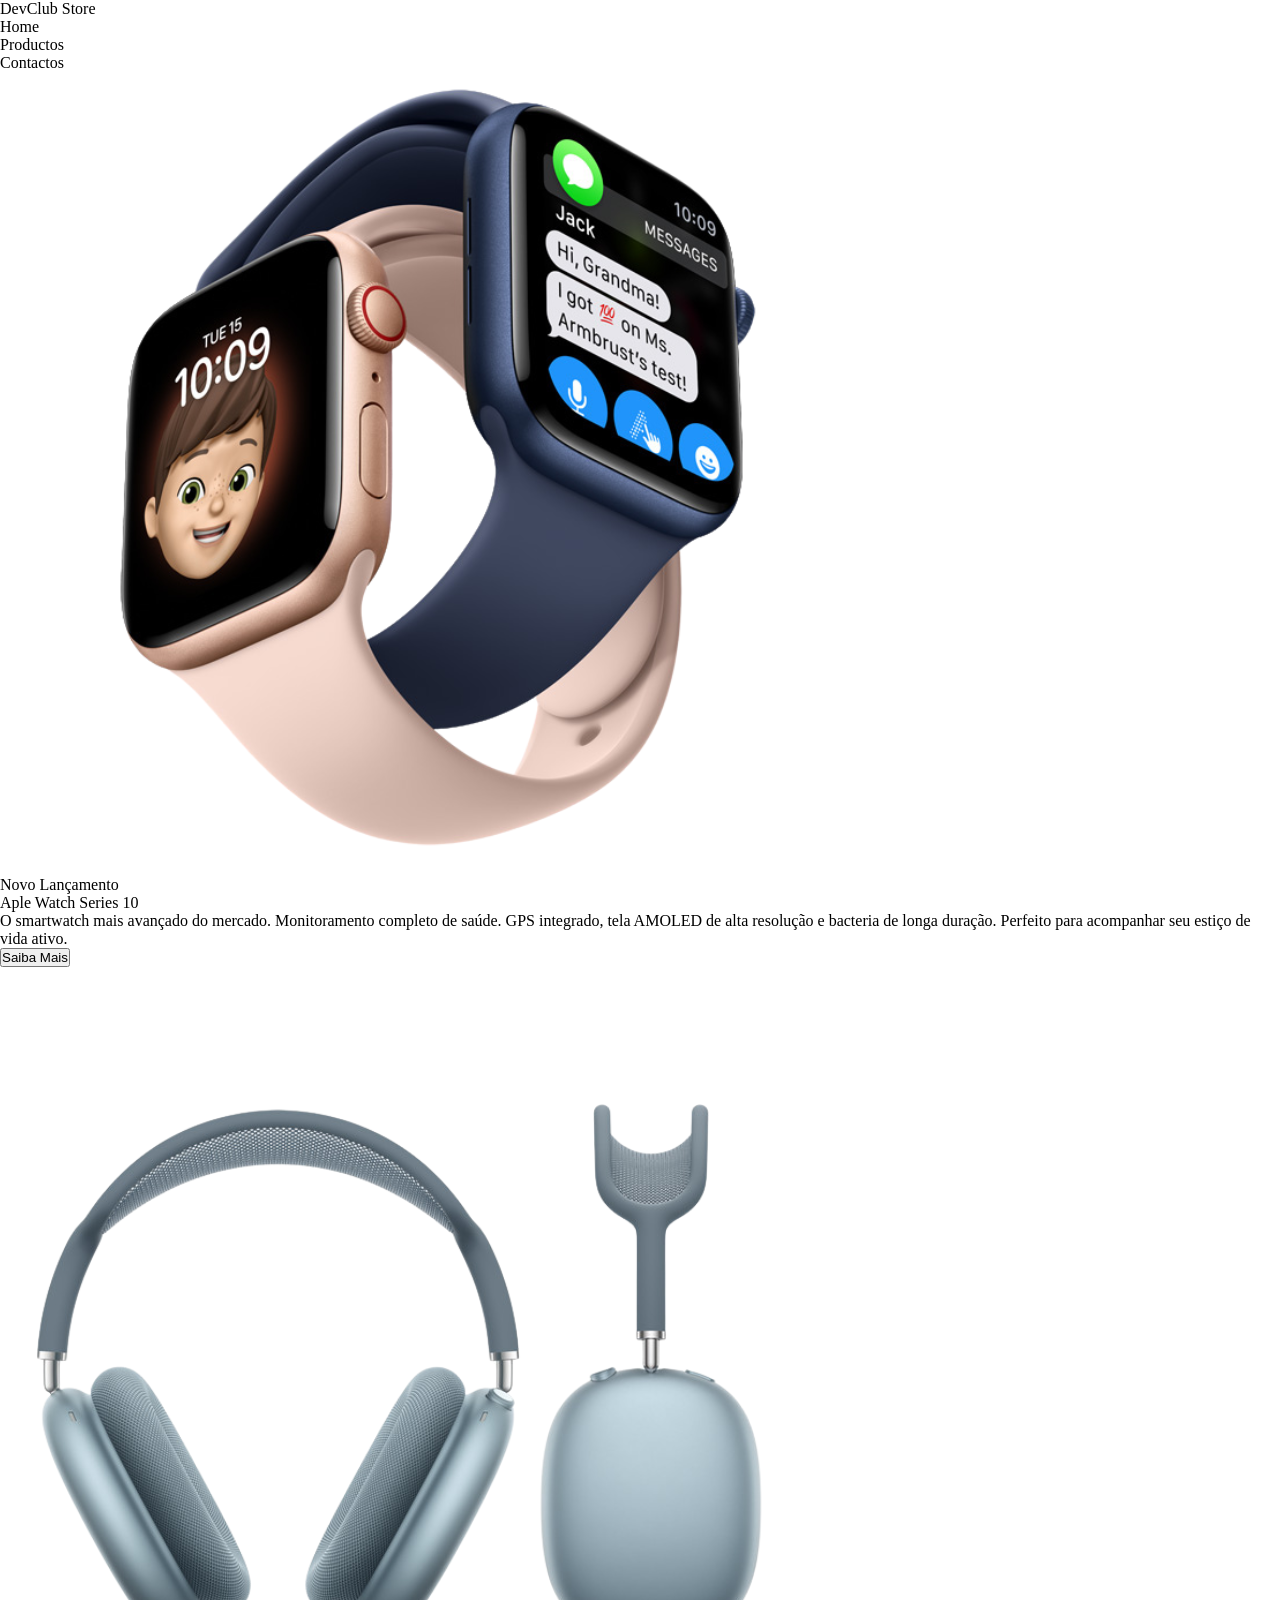
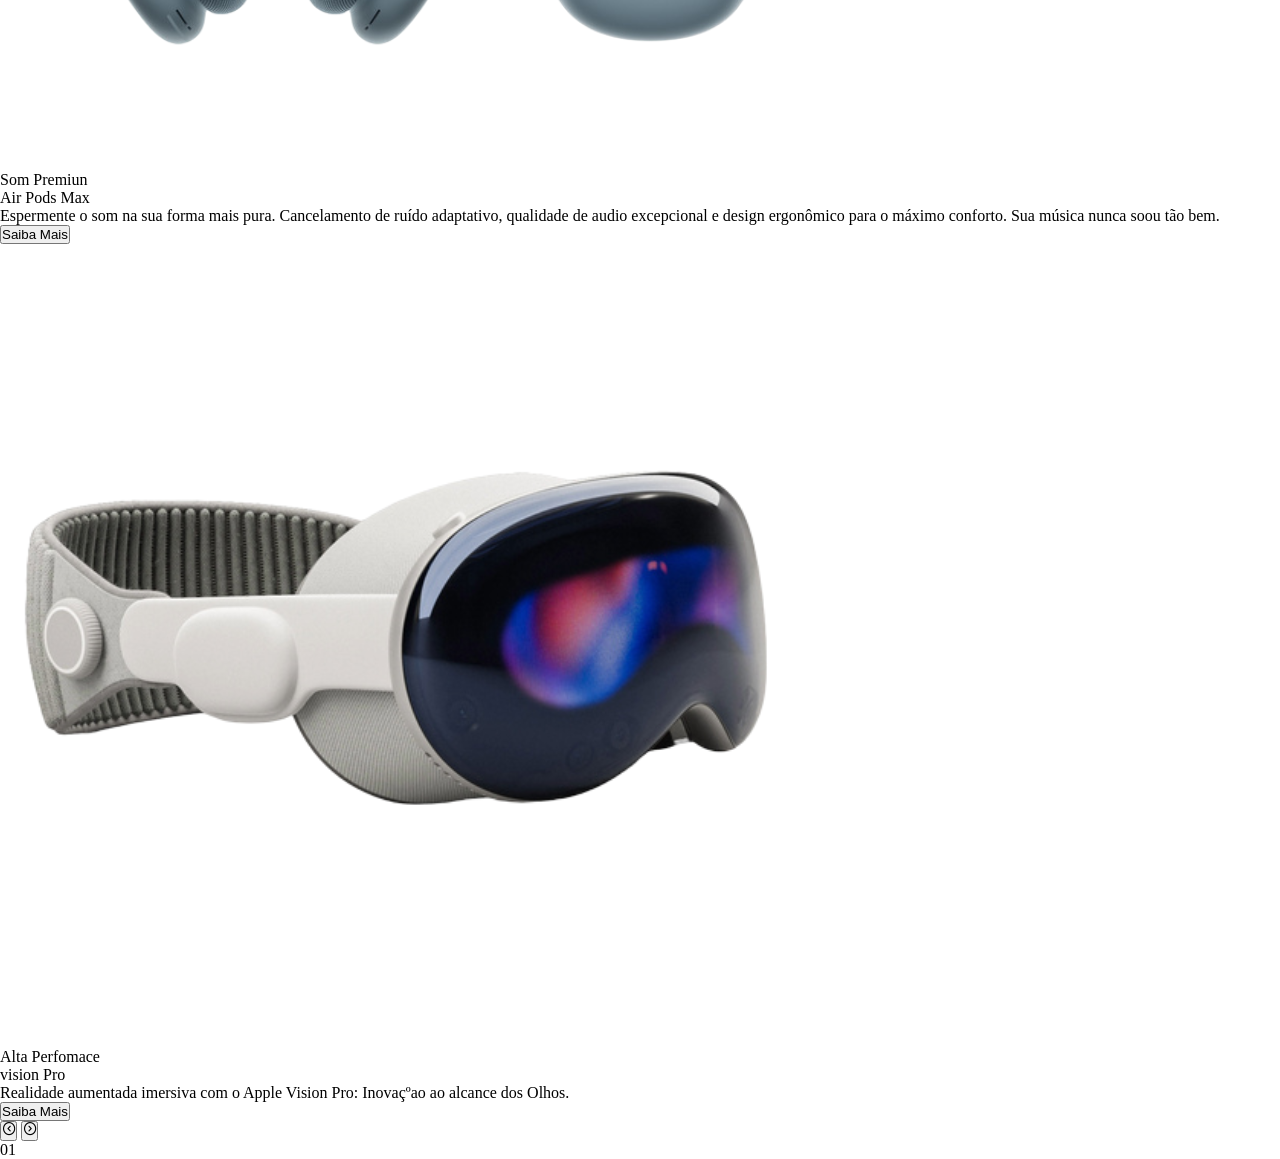
<file: index.html>
<!DOCTYPE html>
<html lang="en">

<head>
    <meta charset="UTF-8">
    <meta name="viewport" content="width=device-width, initial-scale=1.0">
    <link rel="stylesheet" href="src/icons/lucide-font/lucide.css">
    <link rel="stylesheet" href="src/styles/main.css">
    <title>Dev Club Store</title>
</head>

<body>
    <haeder>
        <div class="logo">DevClub Store</div>
        <nav>
            <ul>
                <li>Home</li>
                <li>Productos</li>
                <li>Contactos</li>
            </ul>
        </nav>
    </haeder>

    <main class="container">
        <div class="tech-circle">
            <div class="circle"></div>
            <div class="circle"></div>
            <div class="circle"></div>
            <div class="circle"></div>
        </div>

        <div class="list">
            <div class="item active">
                <div class="product-img">
                    <img src="src/img/apple-watch.png" alt="Aplle watch">
                </div>

                <div class="content">
                    <p class="product-tag">Novo Lançamento</p>
                    <p class="product-name">Aple Watch Series 10</p>
                    <p class="description">
                        O smartwatch mais avançado do mercado. Monitoramento completo de saúde. GPS integrado, tela
                        AMOLED de alta resolução e bacteria de longa duração. Perfeito para acompanhar seu estiço de
                        vida ativo.
                    </p>
                    <button class="btn">Saiba Mais</button>

                </div>
            </div>

            <div class="item">
                <div class="product-img">
                    <img src="src/img/air-pods.png" alt="AIR PODS">
                </div>

                <div class="content">
                    <p class="product-tag">Som Premiun</p>
                    <p class="product-name">Air Pods Max</p>
                    <p class="description">
                        Espermente o som na sua forma mais pura. Cancelamento de ruído adaptativo, qualidade de audio
                        excepcional e design ergonômico para o máximo conforto. Sua música nunca soou tão bem.
                    </p>
                    <button class="btn">Saiba Mais</button>
                </div>
            </div>

            <div class="item">
                <div class="product-img">
                    <img src="src/img/vision-pro.png" alt="Vision Pro">
                </div>

                <div class="content">
                    <p class="product-tag">Alta Perfomace</p>
                    <p class="product-name">vision Pro</p>
                    <p class="description">
                        Realidade aumentada imersiva com o Apple Vision Pro: Inovaçºao ao alcance dos Olhos.
                    </p>
                    <button class="btn">Saiba Mais</button>
                </div>
            </div>
        </div>

        <div class="arrows">
            <button class="arrow-btn" id="prev"> <i class="icon-circle-chevron-left"></i> </button>
            <button class="arrow-btn" id="next"> <i class="icon-circle-chevron-right"></i> </button>
        </div>

        <div class="indicators">
            <div class="numbers">01</div>
            <div class="dots">
                <div class="dot active"></div>
                <div class="dot"></div>
                <div class="dot"></div>
            </div>
        </div>
    </main>
</body>

</html>
</file>
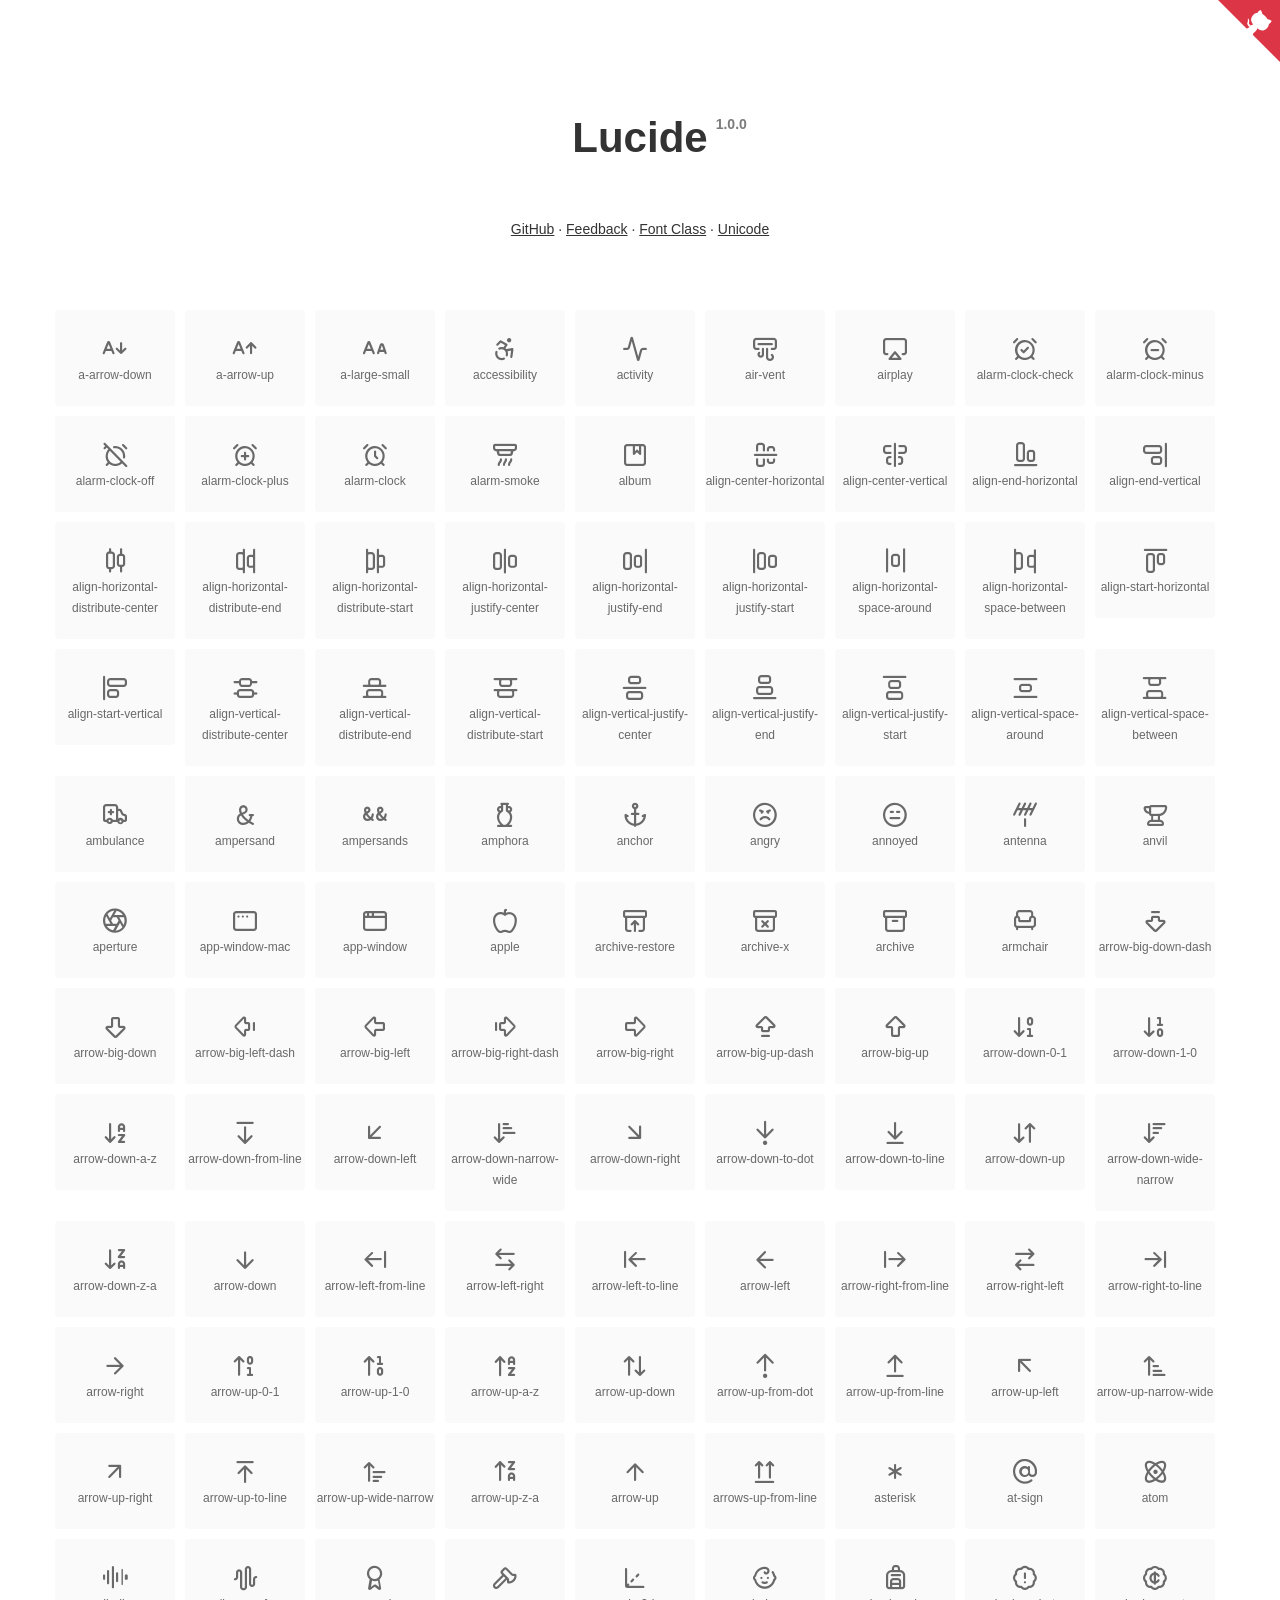
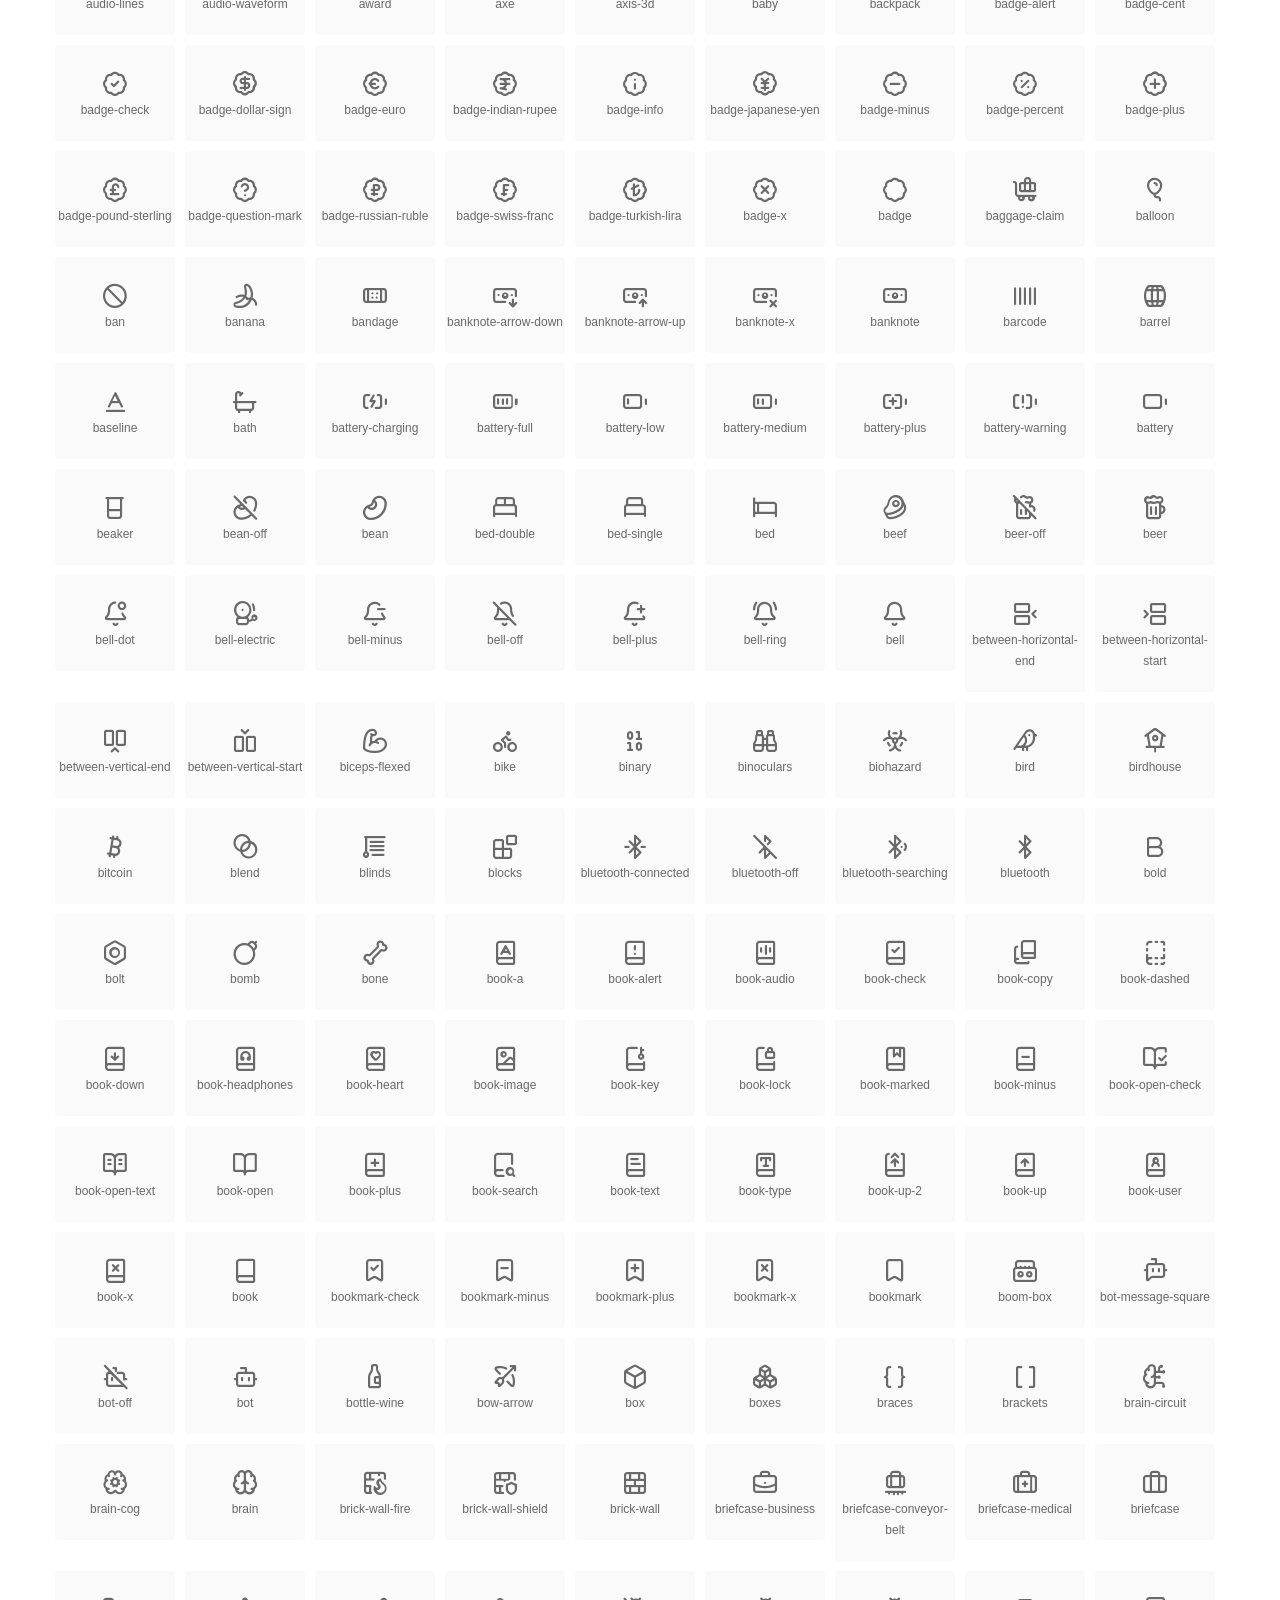
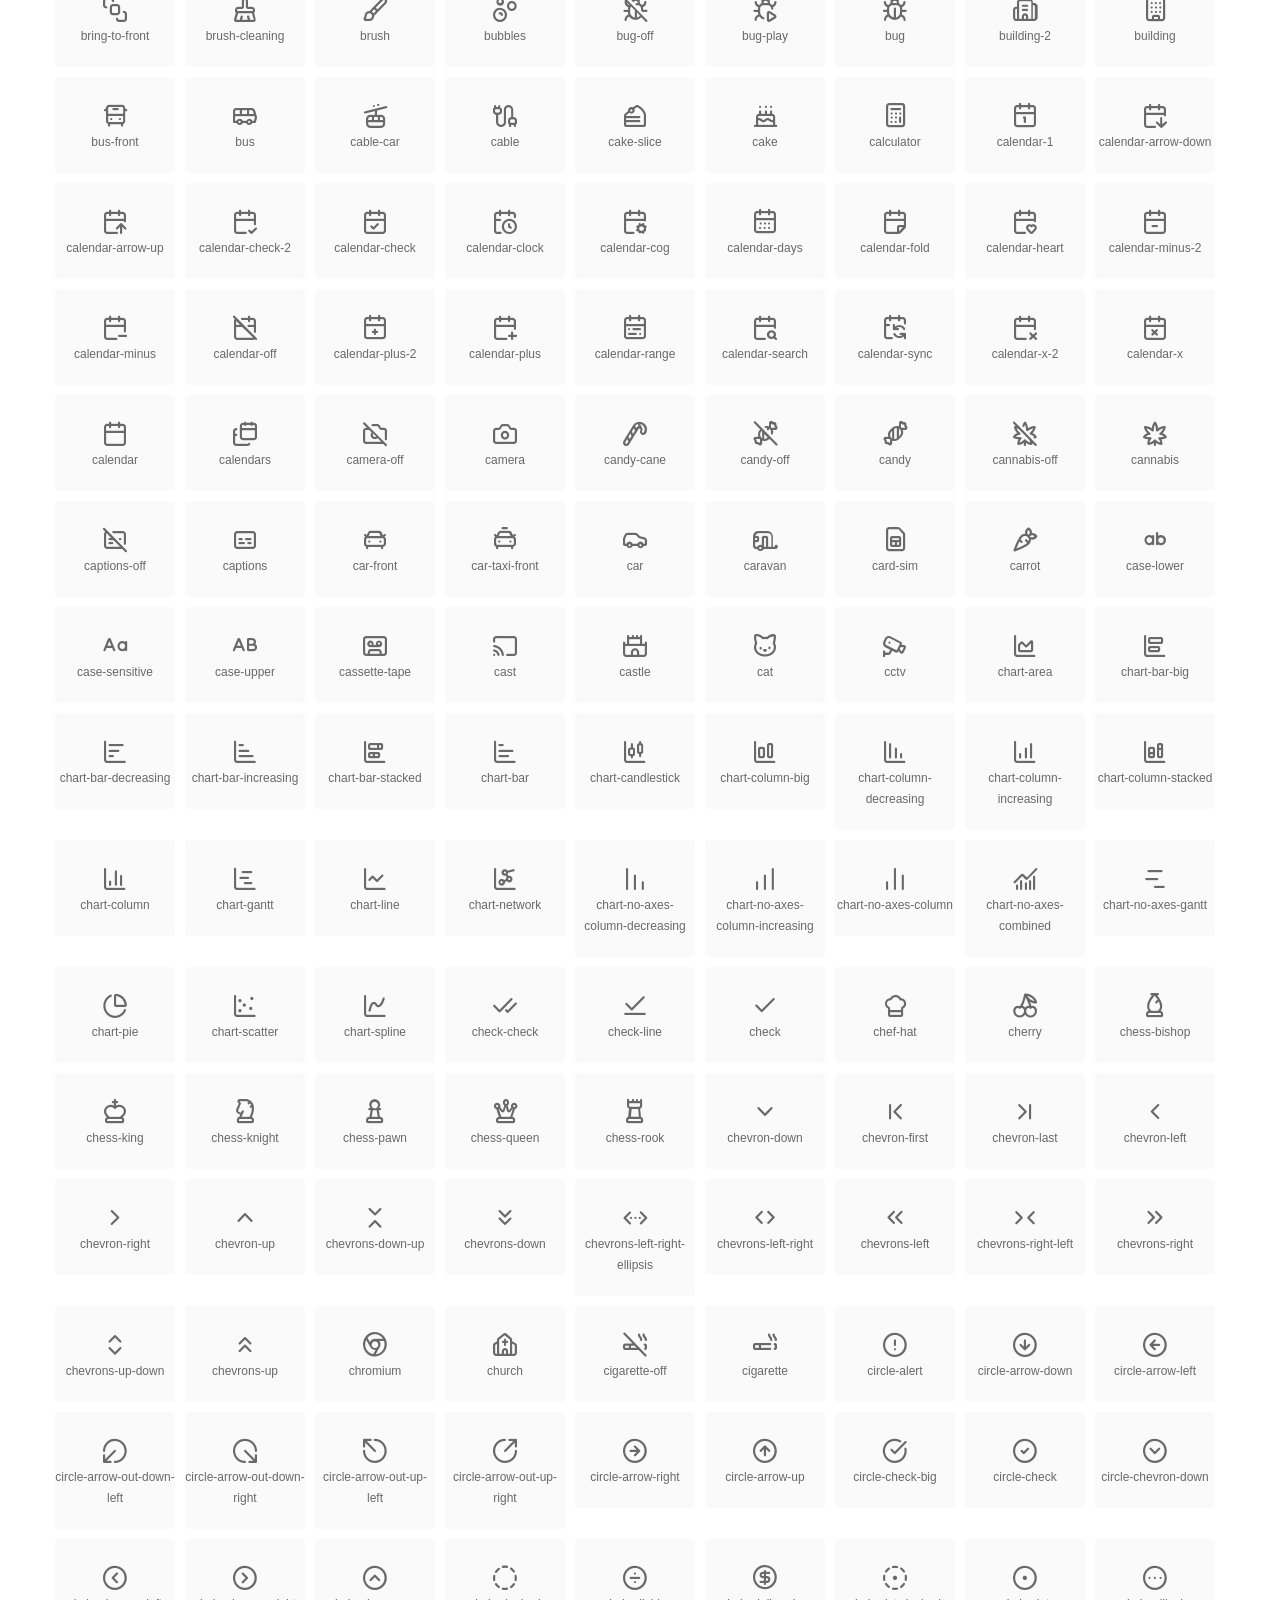
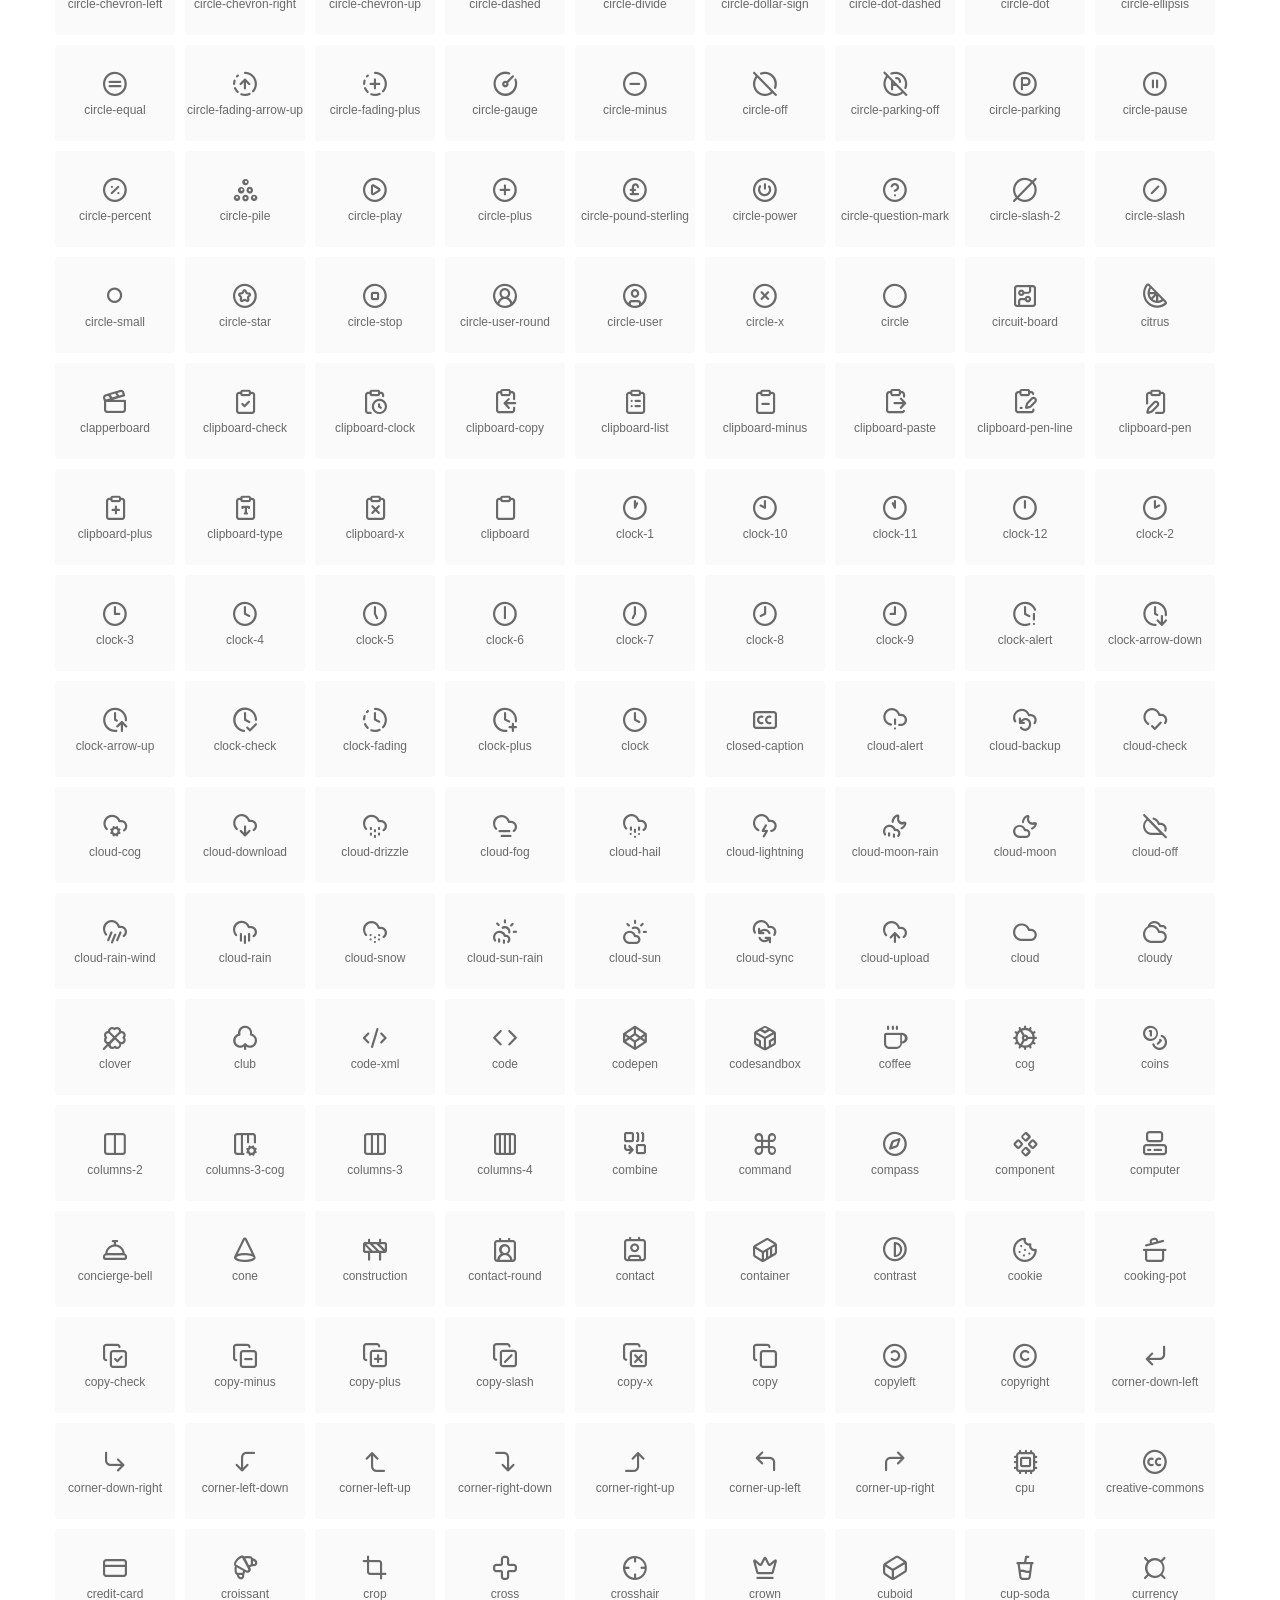
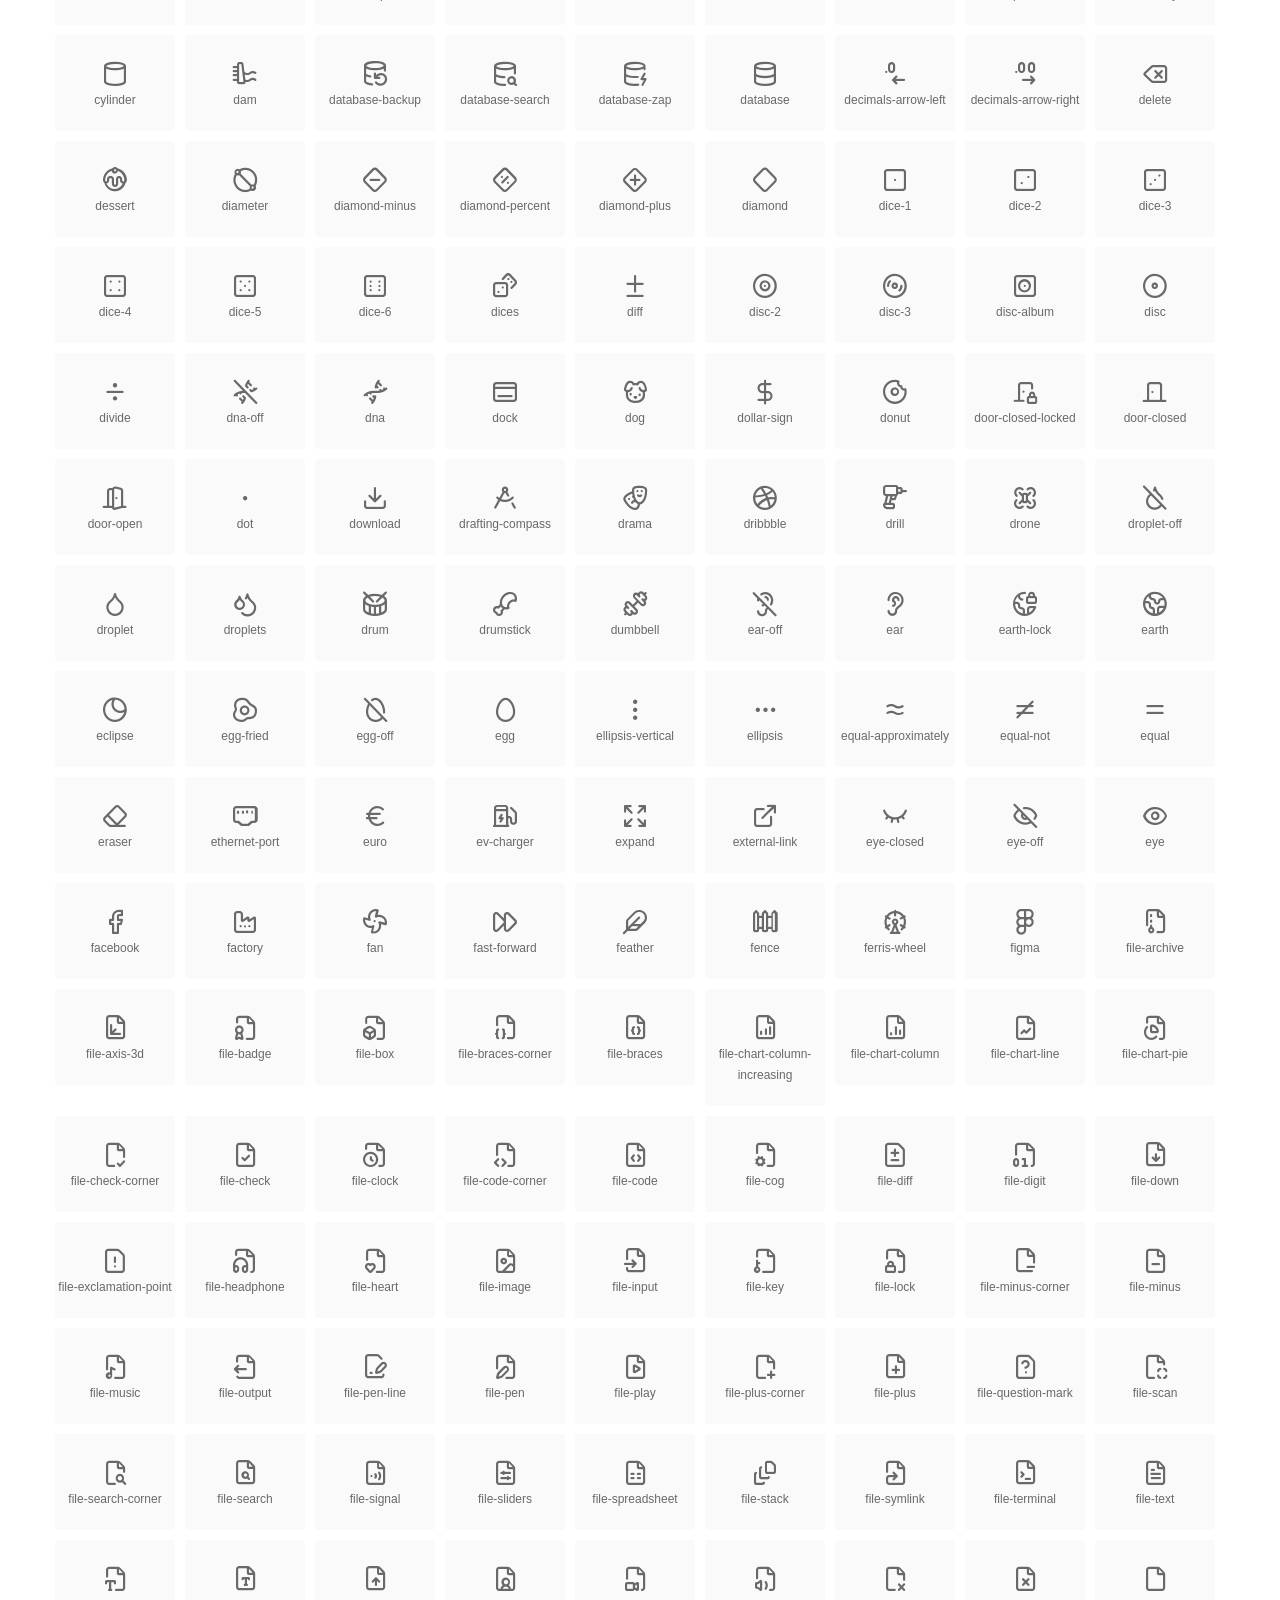
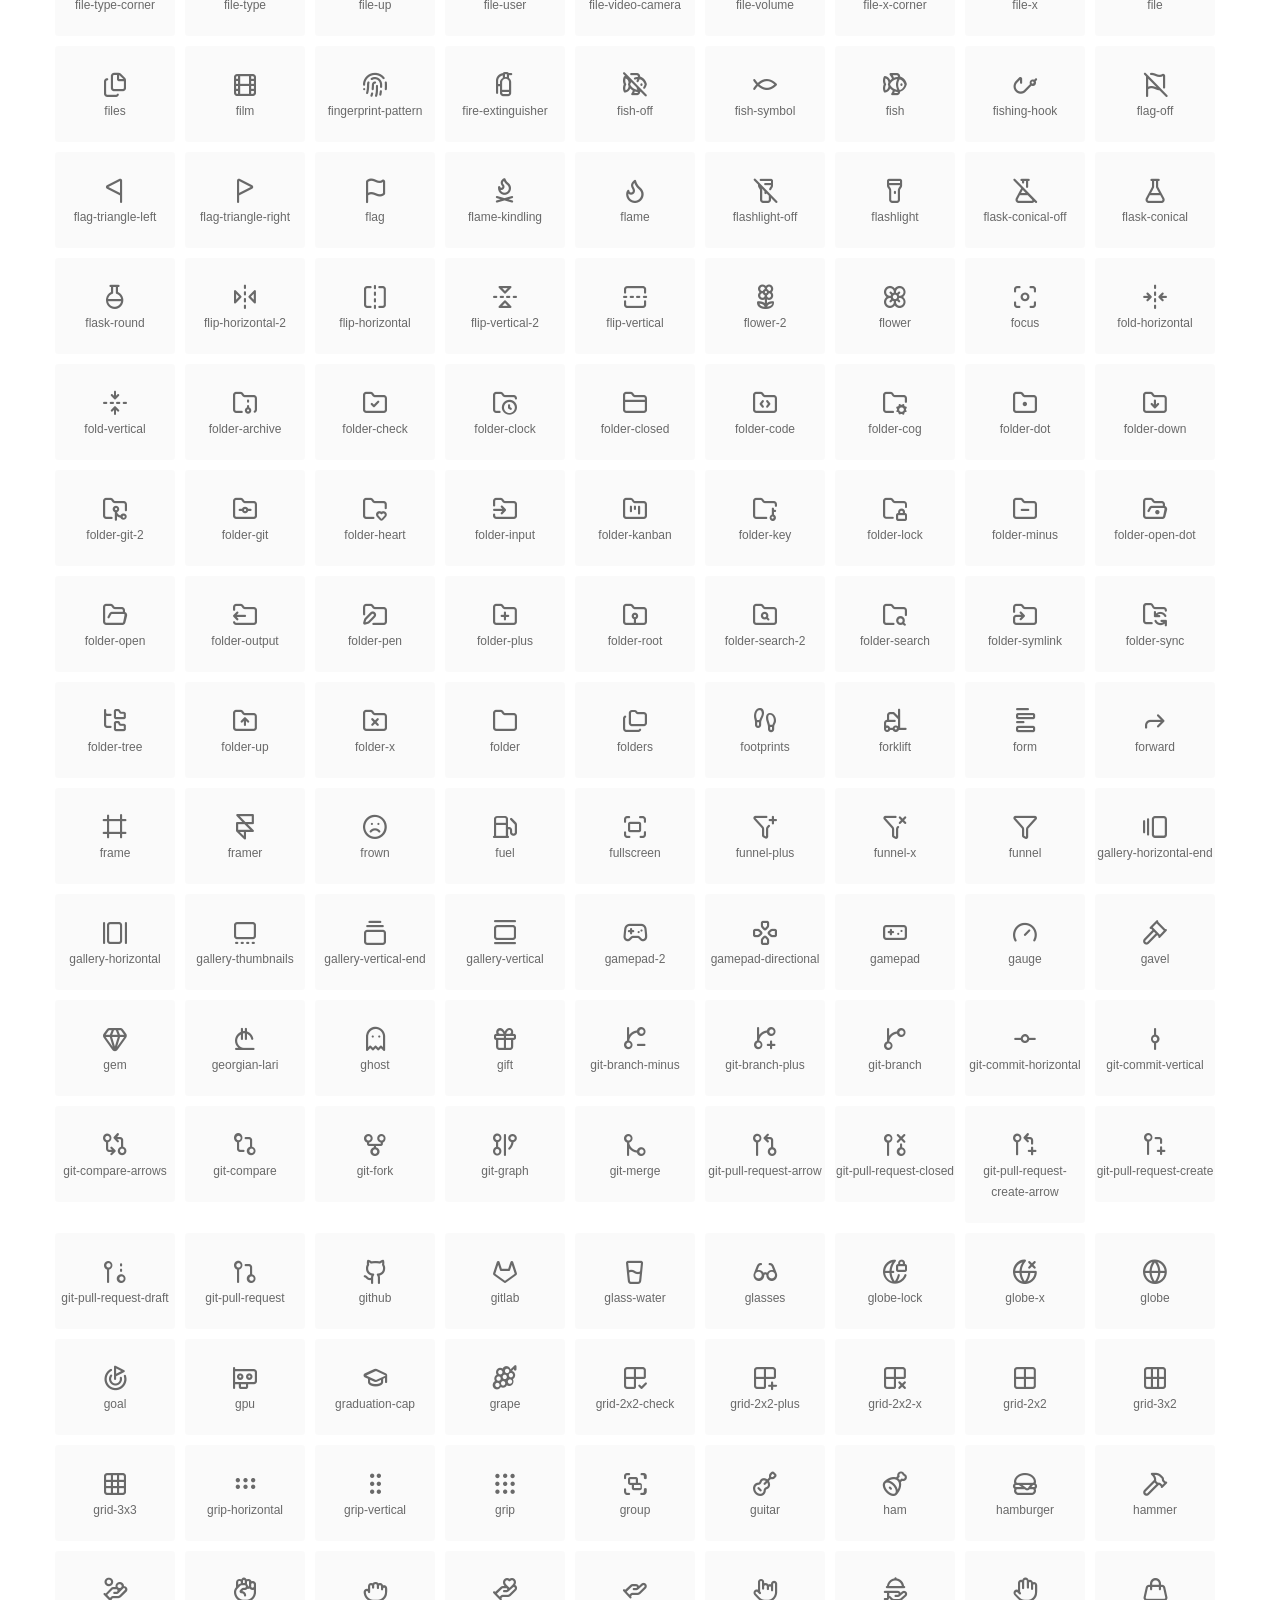
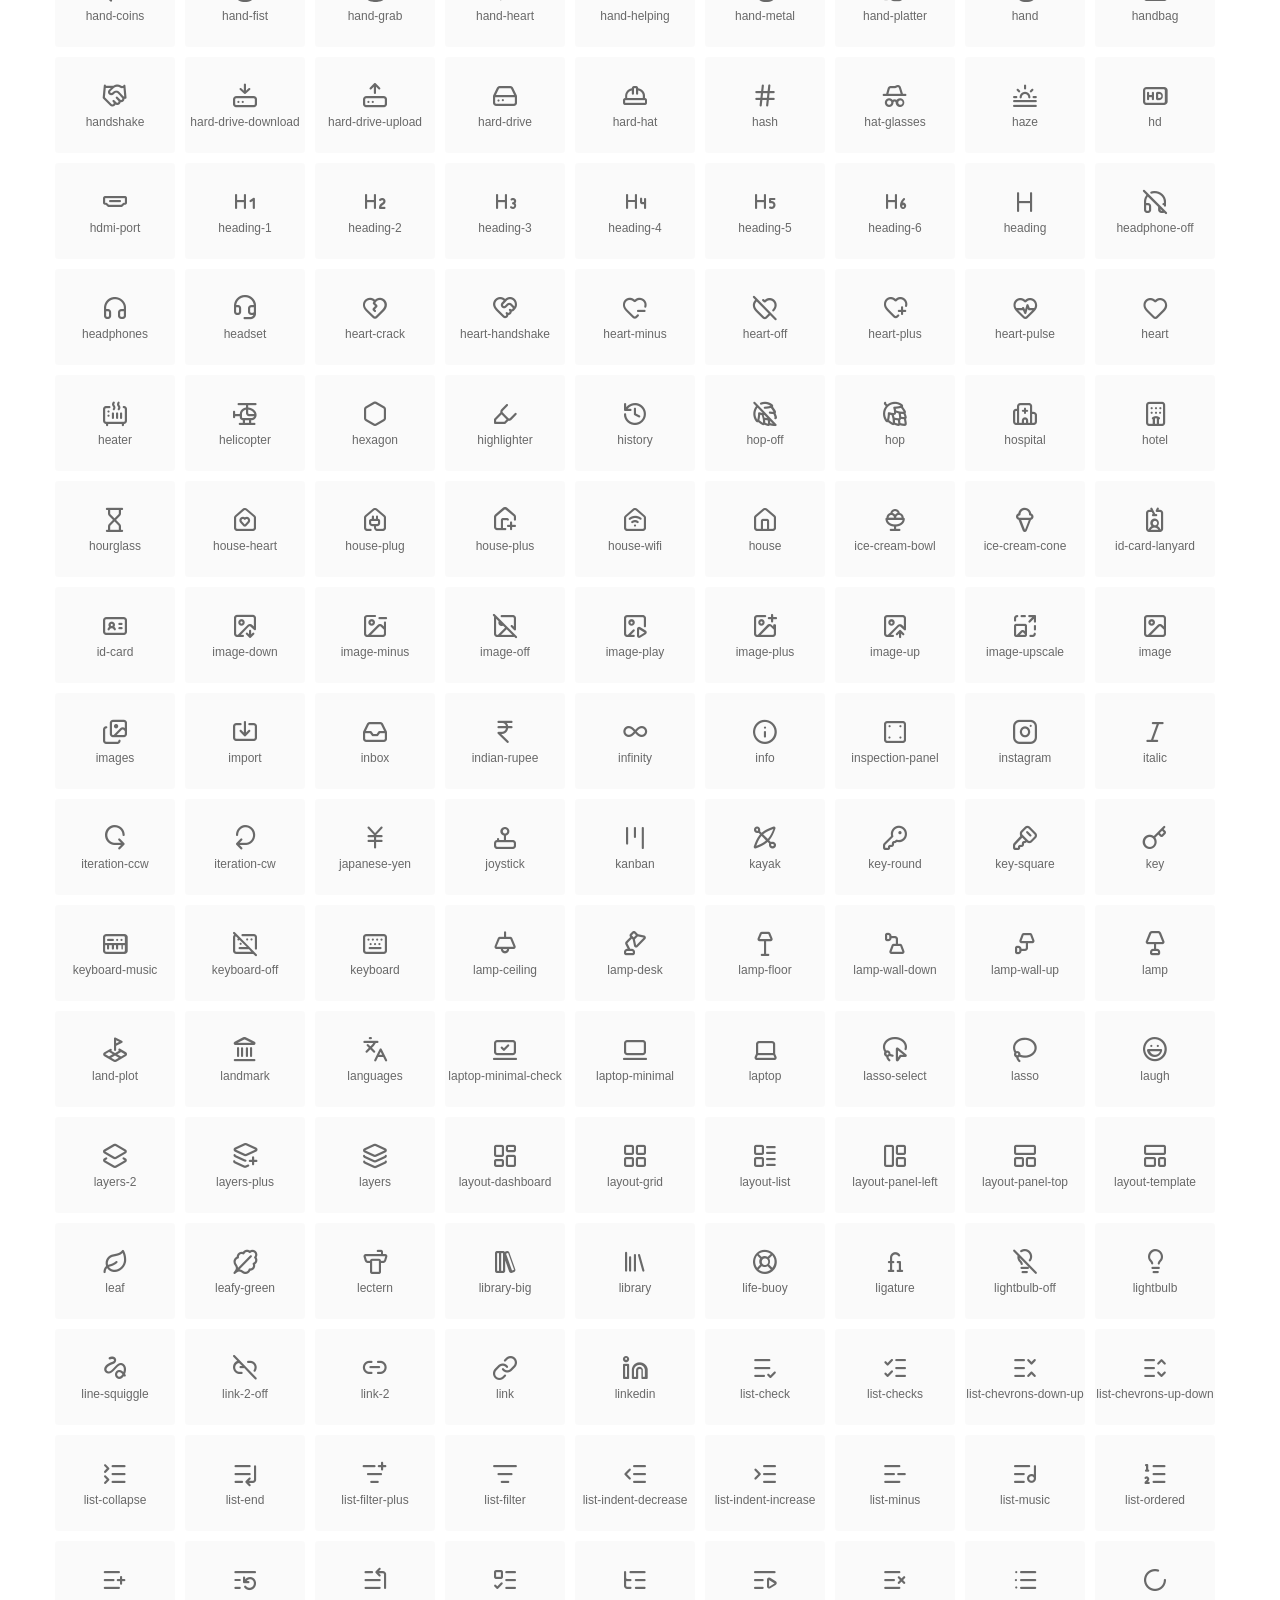
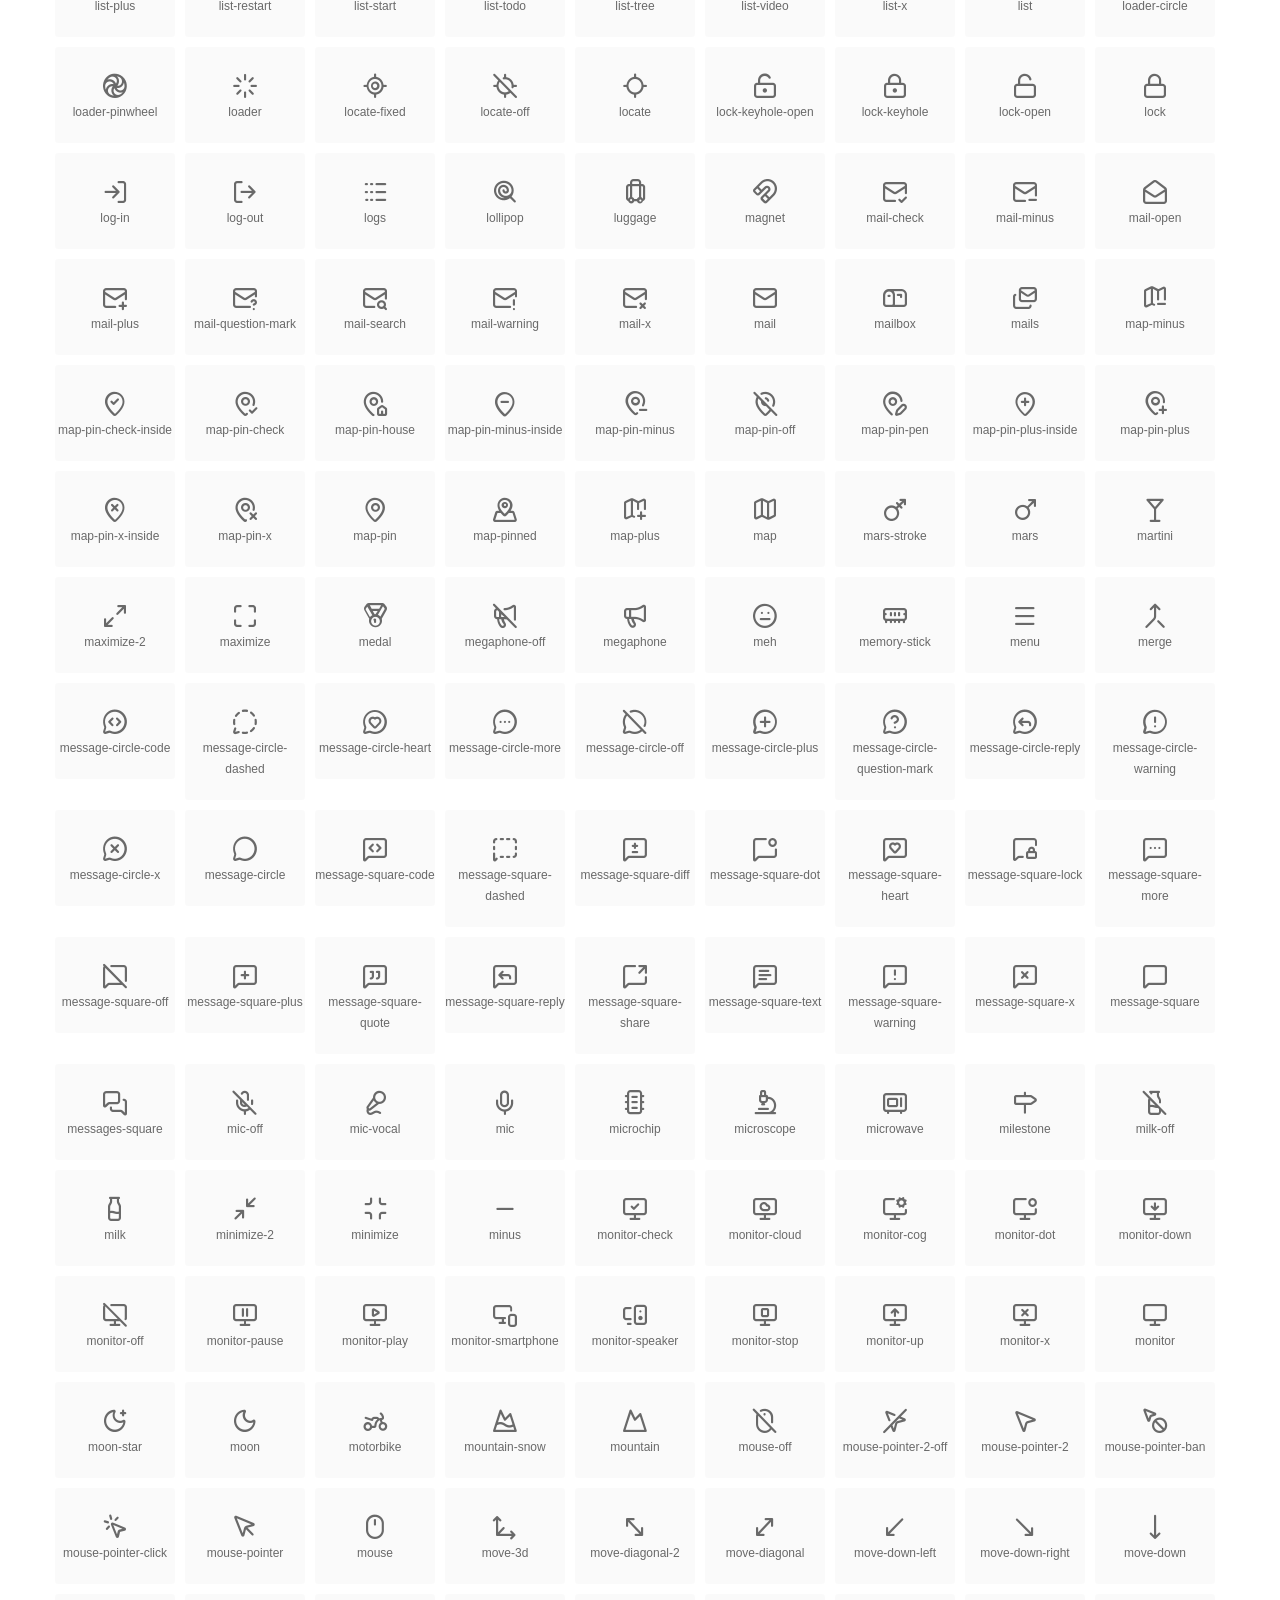
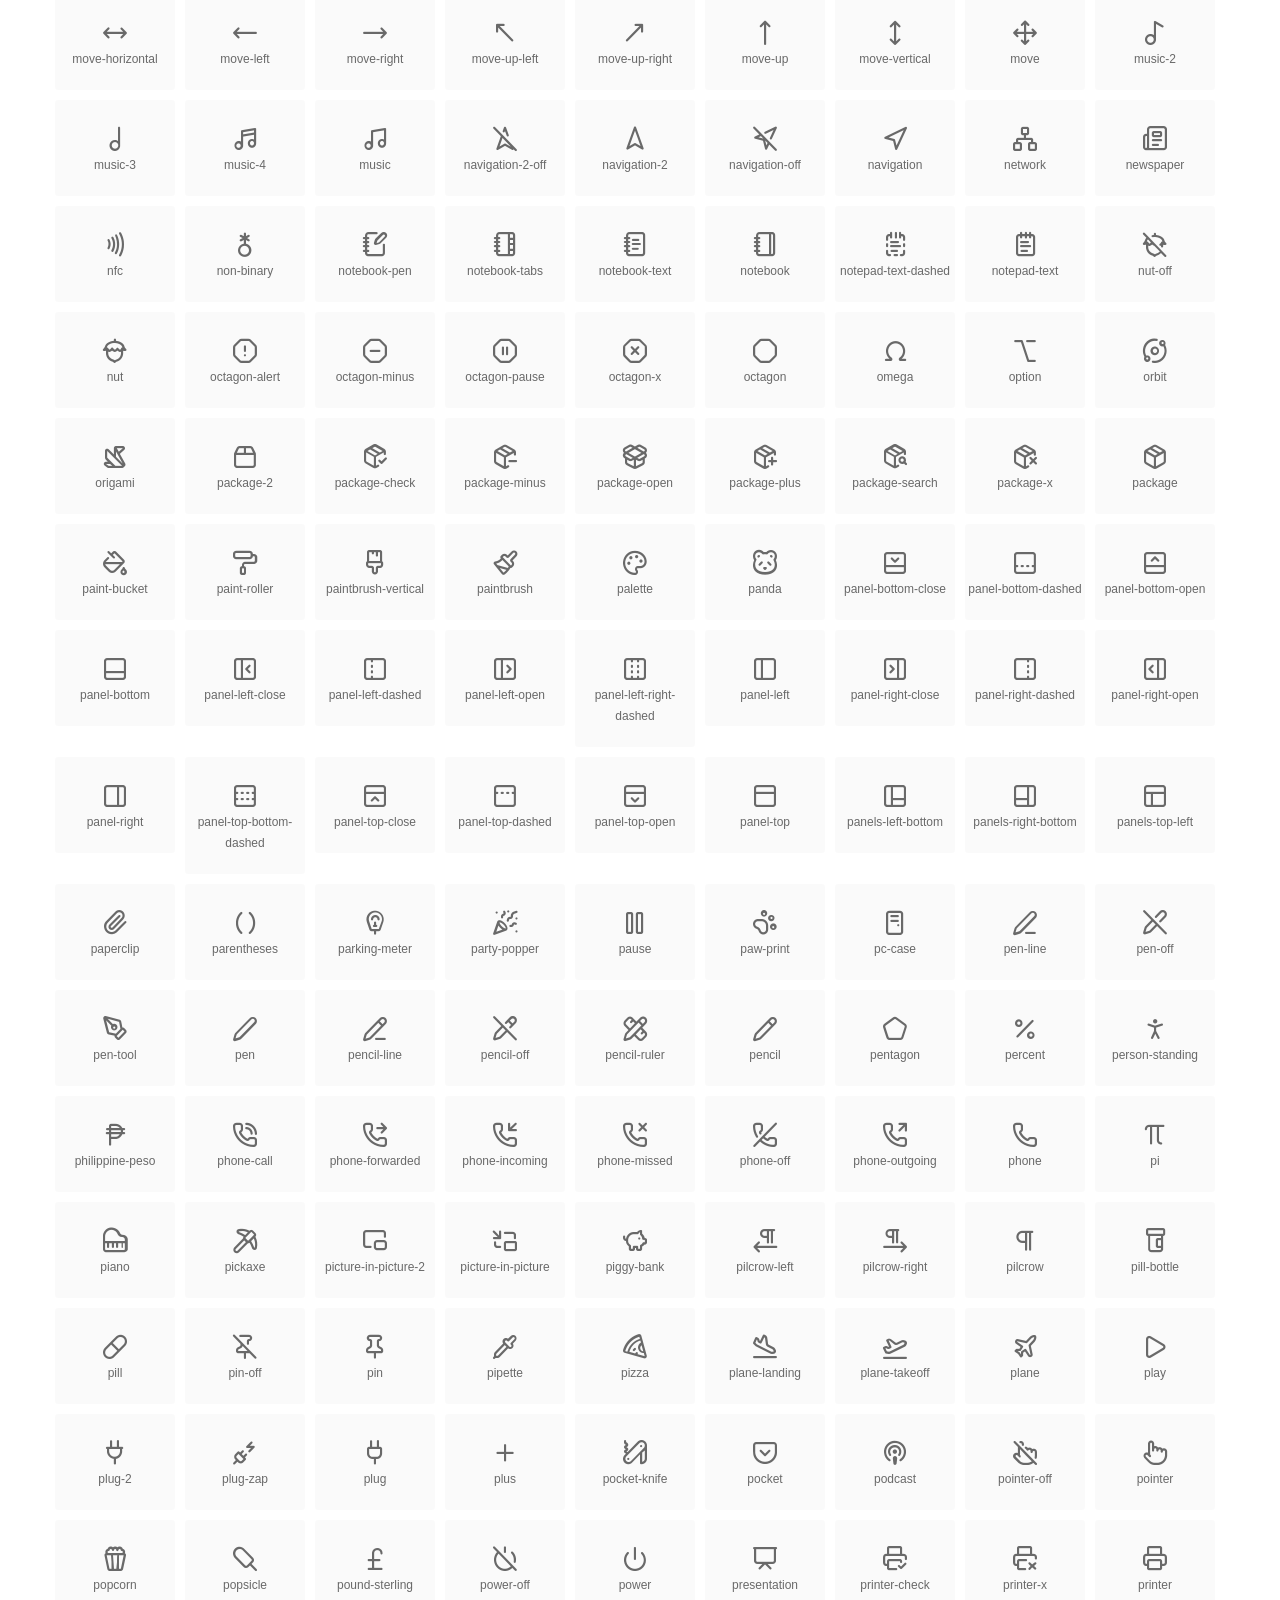
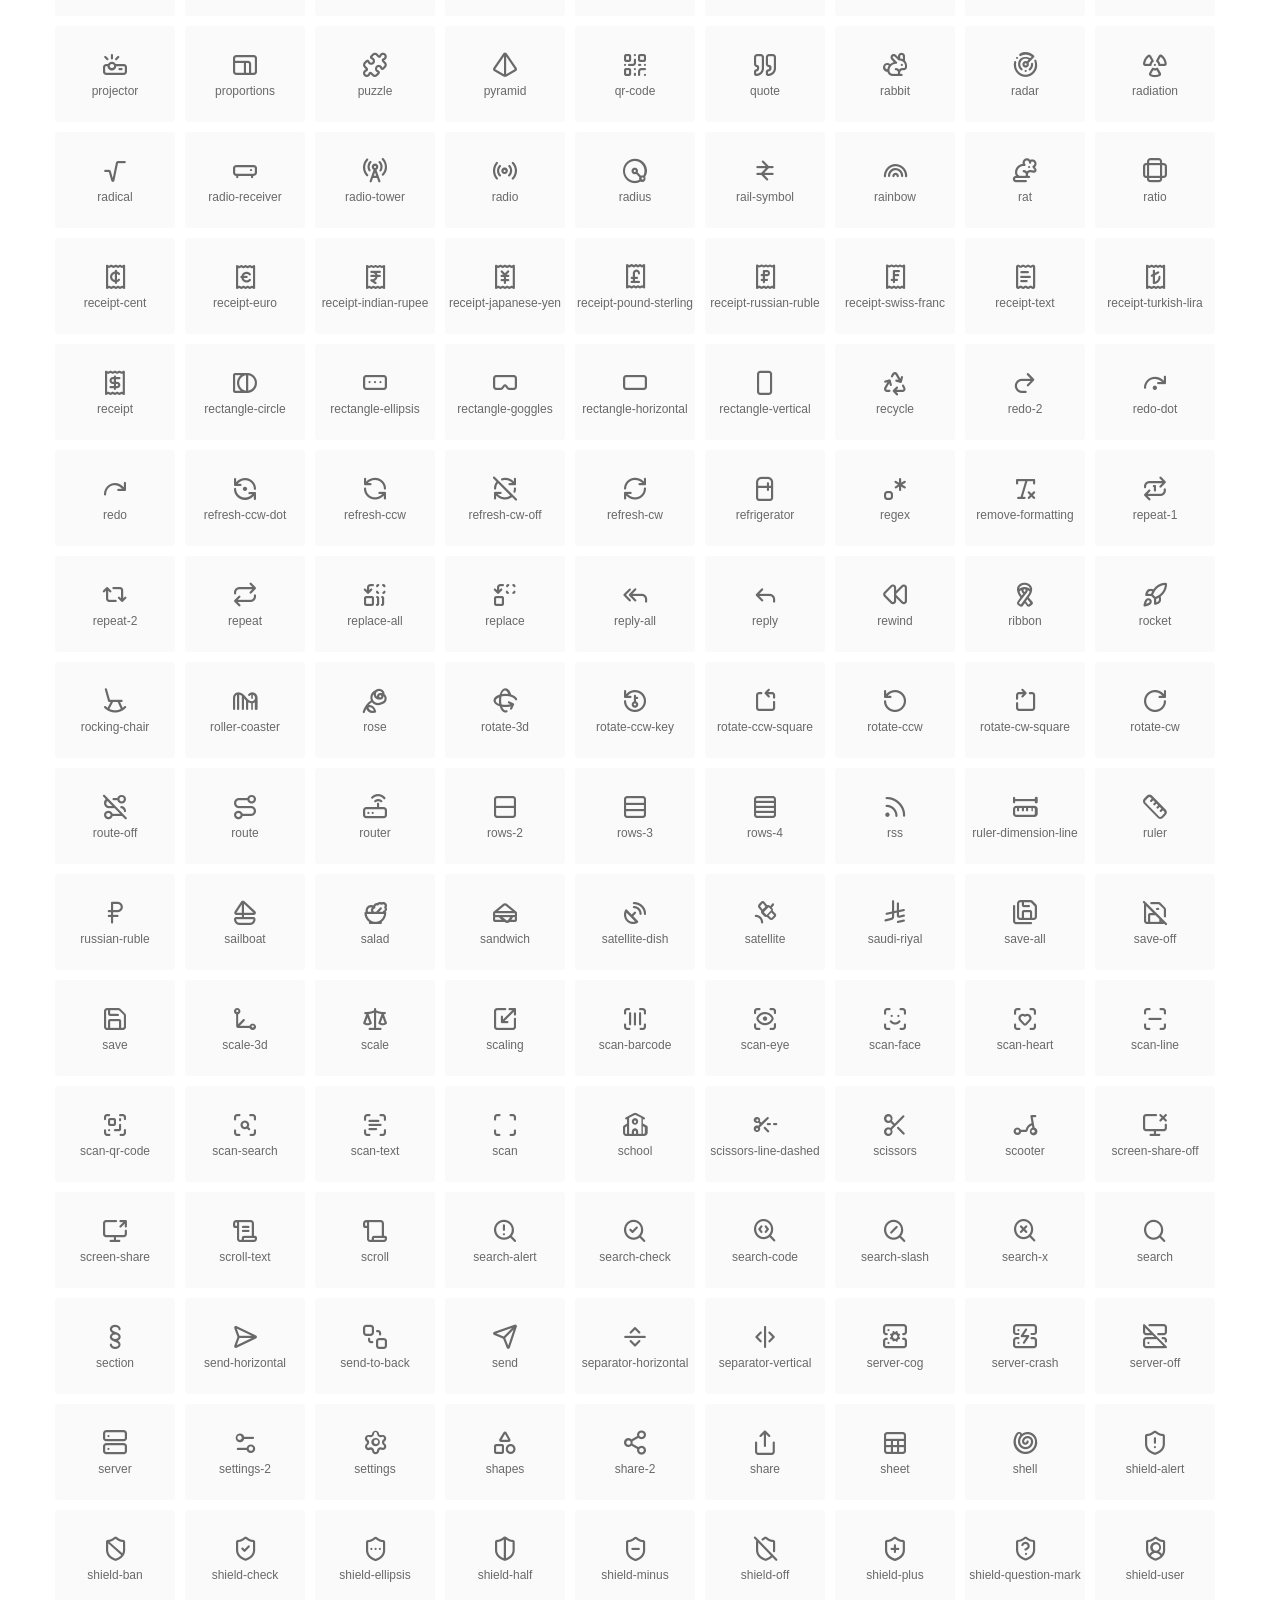
<file: src/icons/lucide-font/index.html>
<!DOCTYPE html>
<html lang="en">
<head>
  <meta charset="UTF-8">
  <title>Lucide</title>
  <meta name="viewport" content="width=device-width,minimum-scale=1.0,maximum-scale=1.0,user-scalable=no">
  
    <meta name="description" content="Lucide icons as TTF/EOT/WOFF/WOFF2/SVG.">
  
    <meta name="keywords" content="Lucide,TTF,EOT,WOFF,WOFF2,SVG">
  
  
  
    <link rel="stylesheet" href="lucide.css" />
  
  <style>
    *{margin: 0;padding: 0;list-style: none;}
    body { color: #696969; font: 12px/1.5 tahoma, arial, \5b8b\4f53, sans-serif; }
    a { color: #333; text-decoration: underline; }
    a:hover { color: rgb(9, 73, 209); }
    .header { color: #333; text-align: center; padding: 80px 0 60px 0; min-height: 153px; font-size: 14px; }
    .header .logo svg { height: 120px; width: 120px; }
    .header h1 { font-size: 42px; padding: 26px 0 10px 0; }
    .header sup {font-size: 14px; margin: 8px 0 0 8px; position: absolute; color: #7b7b7b; }
    .info {
      color: #999;
      font-weight: normal;
      max-width: 346px;
      margin: 0 auto;
      padding: 20px 0;
      font-size: 14px;
    }

    .icons { max-width: 1190px; margin: 0 auto; }
    .icons ul { text-align: center; }
    .icons ul li {
      vertical-align: top;
      width: 120px;
      display: inline-block;
      text-align: center;
      background-color: rgba(0,0,0,.02);
      border-radius: 3px;
      padding: 29px 0 10px 0;
      margin-right: 10px;
      margin-top: 10px;
      transition: all 0.6s ease;
    }
    .icons ul li:hover { background-color: rgba(0,0,0,.06); }
    .icons ul li:hover span { color: #3c75e4; opacity: 1; }
    .icons ul li .unicode { color: #8c8c8c; opacity: 0.3; }
    .icons ul li h4 {
      font-weight: normal;
      padding: 10px 0 5px 0;
      display: block;
      color: #8c8c8c;
      font-size: 14px;
      line-height: 12px;
      opacity: 0.8;
    }
    .icons ul li:hover h4 { opacity: 1; }
    .icons ul li svg { width: 24px; height: 24px; }
    .icons ul li:hover { color: #3c75e4; }
    .footer { text-align: center; padding: 10px 0 90px 0; }
    .footer a { text-align: center; padding: 10px 0 90px 0; color: #696969;}
    .footer a:hover { color: #0949d1; }
    .links { text-align: center; padding: 50px 0 0 0; font-size: 14px; }
    
    .icons ul li.class-icon { font-size: 21px; line-height: 21px; padding-bottom: 20px; }
    .icons ul li.class-icon p{ font-size: 12px; }
    .icons ul li.class-icon [class^="icon-"]{ font-size: 26px; }
    
    
    .github-corner:hover .octo-arm { animation: octocat-wave 560ms ease-in-out; }
    .github-corner svg { position: fixed; z-index: 999; border: 0px; top: 0px; right: 0px;}
    @keyframes octocat-wave{
      0%, 100% { transform: rotate(0); }
      20%, 60% { transform: rotate(-25deg); }
      40%, 80% { transform: rotate(10deg); }
    }
    @media (max-width:500px){
      .github-corner:hover .octo-arm { animation: none; }
      .github-corner .octo-arm { animation: octocat-wave 560ms ease-in-out; }
    }
    
  </style>
</head>

<body>
  
    <a href="https://github.com/lucide-icons/lucide" target="__blank" class="github-corner">
      <svg width="62" height="62" viewBox="0 0 250 250" aria-hidden="true" style="fill: #dc3545; color: rgb(255, 255, 255); ">
        <path d="M0,0 L115,115 L130,115 L142,142 L250,250 L250,0 Z"></path>
        <path d="M128.3,109.0 C113.8,99.7 119.0,89.6 119.0,89.6 C122.0,82.7 120.5,78.6 120.5,78.6 C119.2,72.0 123.4,76.3 123.4,76.3 C127.3,80.9 125.5,87.3 125.5,87.3 C122.9,97.6 130.6,101.9 134.4,103.2" fill="currentColor" class="octo-arm" style="transform-origin: 130px 106px;"></path>
        <path d="M115.0,115.0 C114.9,115.1 118.7,116.5 119.8,115.4 L133.7,101.6 C136.9,99.2 139.9,98.4 142.2,98.6 C133.8,88.0 127.5,74.4 143.8,58.0 C148.5,53.4 154.0,51.2 159.7,51.0 C160.3,49.4 163.2,43.6 171.4,40.1 C171.4,40.1 176.1,42.5 178.8,56.2 C183.1,58.6 187.2,61.8 190.9,65.4 C194.5,69.0 197.7,73.2 200.1,77.6 C213.8,80.2 216.3,84.9 216.3,84.9 C212.7,93.1 206.9,96.0 205.4,96.6 C205.1,102.4 203.0,107.8 198.3,112.5 C181.9,128.9 168.3,122.5 157.7,114.1 C157.9,116.9 156.7,120.9 152.7,124.9 L141.0,136.5 C139.8,137.7 141.6,141.9 141.8,141.8 Z" fill="currentColor" class="octo-body"></path>
      </svg>
    </a>
  
  <div class="header">
    
    <h1>Lucide<sup>1.0.0</sup></h1>
    <div class="info">
      
    </div>
    <p>
      
        <a href="https://github.com/lucide-icons/lucide">GitHub</a> · 
      
        <a href="https://github.com/lucide-icons/lucide/issues">Feedback</a> · 
      
        <a href="index.html">Font Class</a> · 
      
        <a href="unicode.html">Unicode</a>
      
    </p>
  </div>
  <div class="icons">
    <ul>
      <li class="class-icon"><i class="icon-a-arrow-down"></i><p class="name">a-arrow-down</p></li><li class="class-icon"><i class="icon-a-arrow-up"></i><p class="name">a-arrow-up</p></li><li class="class-icon"><i class="icon-a-large-small"></i><p class="name">a-large-small</p></li><li class="class-icon"><i class="icon-accessibility"></i><p class="name">accessibility</p></li><li class="class-icon"><i class="icon-activity"></i><p class="name">activity</p></li><li class="class-icon"><i class="icon-air-vent"></i><p class="name">air-vent</p></li><li class="class-icon"><i class="icon-airplay"></i><p class="name">airplay</p></li><li class="class-icon"><i class="icon-alarm-clock-check"></i><p class="name">alarm-clock-check</p></li><li class="class-icon"><i class="icon-alarm-clock-minus"></i><p class="name">alarm-clock-minus</p></li><li class="class-icon"><i class="icon-alarm-clock-off"></i><p class="name">alarm-clock-off</p></li><li class="class-icon"><i class="icon-alarm-clock-plus"></i><p class="name">alarm-clock-plus</p></li><li class="class-icon"><i class="icon-alarm-clock"></i><p class="name">alarm-clock</p></li><li class="class-icon"><i class="icon-alarm-smoke"></i><p class="name">alarm-smoke</p></li><li class="class-icon"><i class="icon-album"></i><p class="name">album</p></li><li class="class-icon"><i class="icon-align-center-horizontal"></i><p class="name">align-center-horizontal</p></li><li class="class-icon"><i class="icon-align-center-vertical"></i><p class="name">align-center-vertical</p></li><li class="class-icon"><i class="icon-align-end-horizontal"></i><p class="name">align-end-horizontal</p></li><li class="class-icon"><i class="icon-align-end-vertical"></i><p class="name">align-end-vertical</p></li><li class="class-icon"><i class="icon-align-horizontal-distribute-center"></i><p class="name">align-horizontal-distribute-center</p></li><li class="class-icon"><i class="icon-align-horizontal-distribute-end"></i><p class="name">align-horizontal-distribute-end</p></li><li class="class-icon"><i class="icon-align-horizontal-distribute-start"></i><p class="name">align-horizontal-distribute-start</p></li><li class="class-icon"><i class="icon-align-horizontal-justify-center"></i><p class="name">align-horizontal-justify-center</p></li><li class="class-icon"><i class="icon-align-horizontal-justify-end"></i><p class="name">align-horizontal-justify-end</p></li><li class="class-icon"><i class="icon-align-horizontal-justify-start"></i><p class="name">align-horizontal-justify-start</p></li><li class="class-icon"><i class="icon-align-horizontal-space-around"></i><p class="name">align-horizontal-space-around</p></li><li class="class-icon"><i class="icon-align-horizontal-space-between"></i><p class="name">align-horizontal-space-between</p></li><li class="class-icon"><i class="icon-align-start-horizontal"></i><p class="name">align-start-horizontal</p></li><li class="class-icon"><i class="icon-align-start-vertical"></i><p class="name">align-start-vertical</p></li><li class="class-icon"><i class="icon-align-vertical-distribute-center"></i><p class="name">align-vertical-distribute-center</p></li><li class="class-icon"><i class="icon-align-vertical-distribute-end"></i><p class="name">align-vertical-distribute-end</p></li><li class="class-icon"><i class="icon-align-vertical-distribute-start"></i><p class="name">align-vertical-distribute-start</p></li><li class="class-icon"><i class="icon-align-vertical-justify-center"></i><p class="name">align-vertical-justify-center</p></li><li class="class-icon"><i class="icon-align-vertical-justify-end"></i><p class="name">align-vertical-justify-end</p></li><li class="class-icon"><i class="icon-align-vertical-justify-start"></i><p class="name">align-vertical-justify-start</p></li><li class="class-icon"><i class="icon-align-vertical-space-around"></i><p class="name">align-vertical-space-around</p></li><li class="class-icon"><i class="icon-align-vertical-space-between"></i><p class="name">align-vertical-space-between</p></li><li class="class-icon"><i class="icon-ambulance"></i><p class="name">ambulance</p></li><li class="class-icon"><i class="icon-ampersand"></i><p class="name">ampersand</p></li><li class="class-icon"><i class="icon-ampersands"></i><p class="name">ampersands</p></li><li class="class-icon"><i class="icon-amphora"></i><p class="name">amphora</p></li><li class="class-icon"><i class="icon-anchor"></i><p class="name">anchor</p></li><li class="class-icon"><i class="icon-angry"></i><p class="name">angry</p></li><li class="class-icon"><i class="icon-annoyed"></i><p class="name">annoyed</p></li><li class="class-icon"><i class="icon-antenna"></i><p class="name">antenna</p></li><li class="class-icon"><i class="icon-anvil"></i><p class="name">anvil</p></li><li class="class-icon"><i class="icon-aperture"></i><p class="name">aperture</p></li><li class="class-icon"><i class="icon-app-window-mac"></i><p class="name">app-window-mac</p></li><li class="class-icon"><i class="icon-app-window"></i><p class="name">app-window</p></li><li class="class-icon"><i class="icon-apple"></i><p class="name">apple</p></li><li class="class-icon"><i class="icon-archive-restore"></i><p class="name">archive-restore</p></li><li class="class-icon"><i class="icon-archive-x"></i><p class="name">archive-x</p></li><li class="class-icon"><i class="icon-archive"></i><p class="name">archive</p></li><li class="class-icon"><i class="icon-armchair"></i><p class="name">armchair</p></li><li class="class-icon"><i class="icon-arrow-big-down-dash"></i><p class="name">arrow-big-down-dash</p></li><li class="class-icon"><i class="icon-arrow-big-down"></i><p class="name">arrow-big-down</p></li><li class="class-icon"><i class="icon-arrow-big-left-dash"></i><p class="name">arrow-big-left-dash</p></li><li class="class-icon"><i class="icon-arrow-big-left"></i><p class="name">arrow-big-left</p></li><li class="class-icon"><i class="icon-arrow-big-right-dash"></i><p class="name">arrow-big-right-dash</p></li><li class="class-icon"><i class="icon-arrow-big-right"></i><p class="name">arrow-big-right</p></li><li class="class-icon"><i class="icon-arrow-big-up-dash"></i><p class="name">arrow-big-up-dash</p></li><li class="class-icon"><i class="icon-arrow-big-up"></i><p class="name">arrow-big-up</p></li><li class="class-icon"><i class="icon-arrow-down-0-1"></i><p class="name">arrow-down-0-1</p></li><li class="class-icon"><i class="icon-arrow-down-1-0"></i><p class="name">arrow-down-1-0</p></li><li class="class-icon"><i class="icon-arrow-down-a-z"></i><p class="name">arrow-down-a-z</p></li><li class="class-icon"><i class="icon-arrow-down-from-line"></i><p class="name">arrow-down-from-line</p></li><li class="class-icon"><i class="icon-arrow-down-left"></i><p class="name">arrow-down-left</p></li><li class="class-icon"><i class="icon-arrow-down-narrow-wide"></i><p class="name">arrow-down-narrow-wide</p></li><li class="class-icon"><i class="icon-arrow-down-right"></i><p class="name">arrow-down-right</p></li><li class="class-icon"><i class="icon-arrow-down-to-dot"></i><p class="name">arrow-down-to-dot</p></li><li class="class-icon"><i class="icon-arrow-down-to-line"></i><p class="name">arrow-down-to-line</p></li><li class="class-icon"><i class="icon-arrow-down-up"></i><p class="name">arrow-down-up</p></li><li class="class-icon"><i class="icon-arrow-down-wide-narrow"></i><p class="name">arrow-down-wide-narrow</p></li><li class="class-icon"><i class="icon-arrow-down-z-a"></i><p class="name">arrow-down-z-a</p></li><li class="class-icon"><i class="icon-arrow-down"></i><p class="name">arrow-down</p></li><li class="class-icon"><i class="icon-arrow-left-from-line"></i><p class="name">arrow-left-from-line</p></li><li class="class-icon"><i class="icon-arrow-left-right"></i><p class="name">arrow-left-right</p></li><li class="class-icon"><i class="icon-arrow-left-to-line"></i><p class="name">arrow-left-to-line</p></li><li class="class-icon"><i class="icon-arrow-left"></i><p class="name">arrow-left</p></li><li class="class-icon"><i class="icon-arrow-right-from-line"></i><p class="name">arrow-right-from-line</p></li><li class="class-icon"><i class="icon-arrow-right-left"></i><p class="name">arrow-right-left</p></li><li class="class-icon"><i class="icon-arrow-right-to-line"></i><p class="name">arrow-right-to-line</p></li><li class="class-icon"><i class="icon-arrow-right"></i><p class="name">arrow-right</p></li><li class="class-icon"><i class="icon-arrow-up-0-1"></i><p class="name">arrow-up-0-1</p></li><li class="class-icon"><i class="icon-arrow-up-1-0"></i><p class="name">arrow-up-1-0</p></li><li class="class-icon"><i class="icon-arrow-up-a-z"></i><p class="name">arrow-up-a-z</p></li><li class="class-icon"><i class="icon-arrow-up-down"></i><p class="name">arrow-up-down</p></li><li class="class-icon"><i class="icon-arrow-up-from-dot"></i><p class="name">arrow-up-from-dot</p></li><li class="class-icon"><i class="icon-arrow-up-from-line"></i><p class="name">arrow-up-from-line</p></li><li class="class-icon"><i class="icon-arrow-up-left"></i><p class="name">arrow-up-left</p></li><li class="class-icon"><i class="icon-arrow-up-narrow-wide"></i><p class="name">arrow-up-narrow-wide</p></li><li class="class-icon"><i class="icon-arrow-up-right"></i><p class="name">arrow-up-right</p></li><li class="class-icon"><i class="icon-arrow-up-to-line"></i><p class="name">arrow-up-to-line</p></li><li class="class-icon"><i class="icon-arrow-up-wide-narrow"></i><p class="name">arrow-up-wide-narrow</p></li><li class="class-icon"><i class="icon-arrow-up-z-a"></i><p class="name">arrow-up-z-a</p></li><li class="class-icon"><i class="icon-arrow-up"></i><p class="name">arrow-up</p></li><li class="class-icon"><i class="icon-arrows-up-from-line"></i><p class="name">arrows-up-from-line</p></li><li class="class-icon"><i class="icon-asterisk"></i><p class="name">asterisk</p></li><li class="class-icon"><i class="icon-at-sign"></i><p class="name">at-sign</p></li><li class="class-icon"><i class="icon-atom"></i><p class="name">atom</p></li><li class="class-icon"><i class="icon-audio-lines"></i><p class="name">audio-lines</p></li><li class="class-icon"><i class="icon-audio-waveform"></i><p class="name">audio-waveform</p></li><li class="class-icon"><i class="icon-award"></i><p class="name">award</p></li><li class="class-icon"><i class="icon-axe"></i><p class="name">axe</p></li><li class="class-icon"><i class="icon-axis-3d"></i><p class="name">axis-3d</p></li><li class="class-icon"><i class="icon-baby"></i><p class="name">baby</p></li><li class="class-icon"><i class="icon-backpack"></i><p class="name">backpack</p></li><li class="class-icon"><i class="icon-badge-alert"></i><p class="name">badge-alert</p></li><li class="class-icon"><i class="icon-badge-cent"></i><p class="name">badge-cent</p></li><li class="class-icon"><i class="icon-badge-check"></i><p class="name">badge-check</p></li><li class="class-icon"><i class="icon-badge-dollar-sign"></i><p class="name">badge-dollar-sign</p></li><li class="class-icon"><i class="icon-badge-euro"></i><p class="name">badge-euro</p></li><li class="class-icon"><i class="icon-badge-indian-rupee"></i><p class="name">badge-indian-rupee</p></li><li class="class-icon"><i class="icon-badge-info"></i><p class="name">badge-info</p></li><li class="class-icon"><i class="icon-badge-japanese-yen"></i><p class="name">badge-japanese-yen</p></li><li class="class-icon"><i class="icon-badge-minus"></i><p class="name">badge-minus</p></li><li class="class-icon"><i class="icon-badge-percent"></i><p class="name">badge-percent</p></li><li class="class-icon"><i class="icon-badge-plus"></i><p class="name">badge-plus</p></li><li class="class-icon"><i class="icon-badge-pound-sterling"></i><p class="name">badge-pound-sterling</p></li><li class="class-icon"><i class="icon-badge-question-mark"></i><p class="name">badge-question-mark</p></li><li class="class-icon"><i class="icon-badge-russian-ruble"></i><p class="name">badge-russian-ruble</p></li><li class="class-icon"><i class="icon-badge-swiss-franc"></i><p class="name">badge-swiss-franc</p></li><li class="class-icon"><i class="icon-badge-turkish-lira"></i><p class="name">badge-turkish-lira</p></li><li class="class-icon"><i class="icon-badge-x"></i><p class="name">badge-x</p></li><li class="class-icon"><i class="icon-badge"></i><p class="name">badge</p></li><li class="class-icon"><i class="icon-baggage-claim"></i><p class="name">baggage-claim</p></li><li class="class-icon"><i class="icon-balloon"></i><p class="name">balloon</p></li><li class="class-icon"><i class="icon-ban"></i><p class="name">ban</p></li><li class="class-icon"><i class="icon-banana"></i><p class="name">banana</p></li><li class="class-icon"><i class="icon-bandage"></i><p class="name">bandage</p></li><li class="class-icon"><i class="icon-banknote-arrow-down"></i><p class="name">banknote-arrow-down</p></li><li class="class-icon"><i class="icon-banknote-arrow-up"></i><p class="name">banknote-arrow-up</p></li><li class="class-icon"><i class="icon-banknote-x"></i><p class="name">banknote-x</p></li><li class="class-icon"><i class="icon-banknote"></i><p class="name">banknote</p></li><li class="class-icon"><i class="icon-barcode"></i><p class="name">barcode</p></li><li class="class-icon"><i class="icon-barrel"></i><p class="name">barrel</p></li><li class="class-icon"><i class="icon-baseline"></i><p class="name">baseline</p></li><li class="class-icon"><i class="icon-bath"></i><p class="name">bath</p></li><li class="class-icon"><i class="icon-battery-charging"></i><p class="name">battery-charging</p></li><li class="class-icon"><i class="icon-battery-full"></i><p class="name">battery-full</p></li><li class="class-icon"><i class="icon-battery-low"></i><p class="name">battery-low</p></li><li class="class-icon"><i class="icon-battery-medium"></i><p class="name">battery-medium</p></li><li class="class-icon"><i class="icon-battery-plus"></i><p class="name">battery-plus</p></li><li class="class-icon"><i class="icon-battery-warning"></i><p class="name">battery-warning</p></li><li class="class-icon"><i class="icon-battery"></i><p class="name">battery</p></li><li class="class-icon"><i class="icon-beaker"></i><p class="name">beaker</p></li><li class="class-icon"><i class="icon-bean-off"></i><p class="name">bean-off</p></li><li class="class-icon"><i class="icon-bean"></i><p class="name">bean</p></li><li class="class-icon"><i class="icon-bed-double"></i><p class="name">bed-double</p></li><li class="class-icon"><i class="icon-bed-single"></i><p class="name">bed-single</p></li><li class="class-icon"><i class="icon-bed"></i><p class="name">bed</p></li><li class="class-icon"><i class="icon-beef"></i><p class="name">beef</p></li><li class="class-icon"><i class="icon-beer-off"></i><p class="name">beer-off</p></li><li class="class-icon"><i class="icon-beer"></i><p class="name">beer</p></li><li class="class-icon"><i class="icon-bell-dot"></i><p class="name">bell-dot</p></li><li class="class-icon"><i class="icon-bell-electric"></i><p class="name">bell-electric</p></li><li class="class-icon"><i class="icon-bell-minus"></i><p class="name">bell-minus</p></li><li class="class-icon"><i class="icon-bell-off"></i><p class="name">bell-off</p></li><li class="class-icon"><i class="icon-bell-plus"></i><p class="name">bell-plus</p></li><li class="class-icon"><i class="icon-bell-ring"></i><p class="name">bell-ring</p></li><li class="class-icon"><i class="icon-bell"></i><p class="name">bell</p></li><li class="class-icon"><i class="icon-between-horizontal-end"></i><p class="name">between-horizontal-end</p></li><li class="class-icon"><i class="icon-between-horizontal-start"></i><p class="name">between-horizontal-start</p></li><li class="class-icon"><i class="icon-between-vertical-end"></i><p class="name">between-vertical-end</p></li><li class="class-icon"><i class="icon-between-vertical-start"></i><p class="name">between-vertical-start</p></li><li class="class-icon"><i class="icon-biceps-flexed"></i><p class="name">biceps-flexed</p></li><li class="class-icon"><i class="icon-bike"></i><p class="name">bike</p></li><li class="class-icon"><i class="icon-binary"></i><p class="name">binary</p></li><li class="class-icon"><i class="icon-binoculars"></i><p class="name">binoculars</p></li><li class="class-icon"><i class="icon-biohazard"></i><p class="name">biohazard</p></li><li class="class-icon"><i class="icon-bird"></i><p class="name">bird</p></li><li class="class-icon"><i class="icon-birdhouse"></i><p class="name">birdhouse</p></li><li class="class-icon"><i class="icon-bitcoin"></i><p class="name">bitcoin</p></li><li class="class-icon"><i class="icon-blend"></i><p class="name">blend</p></li><li class="class-icon"><i class="icon-blinds"></i><p class="name">blinds</p></li><li class="class-icon"><i class="icon-blocks"></i><p class="name">blocks</p></li><li class="class-icon"><i class="icon-bluetooth-connected"></i><p class="name">bluetooth-connected</p></li><li class="class-icon"><i class="icon-bluetooth-off"></i><p class="name">bluetooth-off</p></li><li class="class-icon"><i class="icon-bluetooth-searching"></i><p class="name">bluetooth-searching</p></li><li class="class-icon"><i class="icon-bluetooth"></i><p class="name">bluetooth</p></li><li class="class-icon"><i class="icon-bold"></i><p class="name">bold</p></li><li class="class-icon"><i class="icon-bolt"></i><p class="name">bolt</p></li><li class="class-icon"><i class="icon-bomb"></i><p class="name">bomb</p></li><li class="class-icon"><i class="icon-bone"></i><p class="name">bone</p></li><li class="class-icon"><i class="icon-book-a"></i><p class="name">book-a</p></li><li class="class-icon"><i class="icon-book-alert"></i><p class="name">book-alert</p></li><li class="class-icon"><i class="icon-book-audio"></i><p class="name">book-audio</p></li><li class="class-icon"><i class="icon-book-check"></i><p class="name">book-check</p></li><li class="class-icon"><i class="icon-book-copy"></i><p class="name">book-copy</p></li><li class="class-icon"><i class="icon-book-dashed"></i><p class="name">book-dashed</p></li><li class="class-icon"><i class="icon-book-down"></i><p class="name">book-down</p></li><li class="class-icon"><i class="icon-book-headphones"></i><p class="name">book-headphones</p></li><li class="class-icon"><i class="icon-book-heart"></i><p class="name">book-heart</p></li><li class="class-icon"><i class="icon-book-image"></i><p class="name">book-image</p></li><li class="class-icon"><i class="icon-book-key"></i><p class="name">book-key</p></li><li class="class-icon"><i class="icon-book-lock"></i><p class="name">book-lock</p></li><li class="class-icon"><i class="icon-book-marked"></i><p class="name">book-marked</p></li><li class="class-icon"><i class="icon-book-minus"></i><p class="name">book-minus</p></li><li class="class-icon"><i class="icon-book-open-check"></i><p class="name">book-open-check</p></li><li class="class-icon"><i class="icon-book-open-text"></i><p class="name">book-open-text</p></li><li class="class-icon"><i class="icon-book-open"></i><p class="name">book-open</p></li><li class="class-icon"><i class="icon-book-plus"></i><p class="name">book-plus</p></li><li class="class-icon"><i class="icon-book-search"></i><p class="name">book-search</p></li><li class="class-icon"><i class="icon-book-text"></i><p class="name">book-text</p></li><li class="class-icon"><i class="icon-book-type"></i><p class="name">book-type</p></li><li class="class-icon"><i class="icon-book-up-2"></i><p class="name">book-up-2</p></li><li class="class-icon"><i class="icon-book-up"></i><p class="name">book-up</p></li><li class="class-icon"><i class="icon-book-user"></i><p class="name">book-user</p></li><li class="class-icon"><i class="icon-book-x"></i><p class="name">book-x</p></li><li class="class-icon"><i class="icon-book"></i><p class="name">book</p></li><li class="class-icon"><i class="icon-bookmark-check"></i><p class="name">bookmark-check</p></li><li class="class-icon"><i class="icon-bookmark-minus"></i><p class="name">bookmark-minus</p></li><li class="class-icon"><i class="icon-bookmark-plus"></i><p class="name">bookmark-plus</p></li><li class="class-icon"><i class="icon-bookmark-x"></i><p class="name">bookmark-x</p></li><li class="class-icon"><i class="icon-bookmark"></i><p class="name">bookmark</p></li><li class="class-icon"><i class="icon-boom-box"></i><p class="name">boom-box</p></li><li class="class-icon"><i class="icon-bot-message-square"></i><p class="name">bot-message-square</p></li><li class="class-icon"><i class="icon-bot-off"></i><p class="name">bot-off</p></li><li class="class-icon"><i class="icon-bot"></i><p class="name">bot</p></li><li class="class-icon"><i class="icon-bottle-wine"></i><p class="name">bottle-wine</p></li><li class="class-icon"><i class="icon-bow-arrow"></i><p class="name">bow-arrow</p></li><li class="class-icon"><i class="icon-box"></i><p class="name">box</p></li><li class="class-icon"><i class="icon-boxes"></i><p class="name">boxes</p></li><li class="class-icon"><i class="icon-braces"></i><p class="name">braces</p></li><li class="class-icon"><i class="icon-brackets"></i><p class="name">brackets</p></li><li class="class-icon"><i class="icon-brain-circuit"></i><p class="name">brain-circuit</p></li><li class="class-icon"><i class="icon-brain-cog"></i><p class="name">brain-cog</p></li><li class="class-icon"><i class="icon-brain"></i><p class="name">brain</p></li><li class="class-icon"><i class="icon-brick-wall-fire"></i><p class="name">brick-wall-fire</p></li><li class="class-icon"><i class="icon-brick-wall-shield"></i><p class="name">brick-wall-shield</p></li><li class="class-icon"><i class="icon-brick-wall"></i><p class="name">brick-wall</p></li><li class="class-icon"><i class="icon-briefcase-business"></i><p class="name">briefcase-business</p></li><li class="class-icon"><i class="icon-briefcase-conveyor-belt"></i><p class="name">briefcase-conveyor-belt</p></li><li class="class-icon"><i class="icon-briefcase-medical"></i><p class="name">briefcase-medical</p></li><li class="class-icon"><i class="icon-briefcase"></i><p class="name">briefcase</p></li><li class="class-icon"><i class="icon-bring-to-front"></i><p class="name">bring-to-front</p></li><li class="class-icon"><i class="icon-brush-cleaning"></i><p class="name">brush-cleaning</p></li><li class="class-icon"><i class="icon-brush"></i><p class="name">brush</p></li><li class="class-icon"><i class="icon-bubbles"></i><p class="name">bubbles</p></li><li class="class-icon"><i class="icon-bug-off"></i><p class="name">bug-off</p></li><li class="class-icon"><i class="icon-bug-play"></i><p class="name">bug-play</p></li><li class="class-icon"><i class="icon-bug"></i><p class="name">bug</p></li><li class="class-icon"><i class="icon-building-2"></i><p class="name">building-2</p></li><li class="class-icon"><i class="icon-building"></i><p class="name">building</p></li><li class="class-icon"><i class="icon-bus-front"></i><p class="name">bus-front</p></li><li class="class-icon"><i class="icon-bus"></i><p class="name">bus</p></li><li class="class-icon"><i class="icon-cable-car"></i><p class="name">cable-car</p></li><li class="class-icon"><i class="icon-cable"></i><p class="name">cable</p></li><li class="class-icon"><i class="icon-cake-slice"></i><p class="name">cake-slice</p></li><li class="class-icon"><i class="icon-cake"></i><p class="name">cake</p></li><li class="class-icon"><i class="icon-calculator"></i><p class="name">calculator</p></li><li class="class-icon"><i class="icon-calendar-1"></i><p class="name">calendar-1</p></li><li class="class-icon"><i class="icon-calendar-arrow-down"></i><p class="name">calendar-arrow-down</p></li><li class="class-icon"><i class="icon-calendar-arrow-up"></i><p class="name">calendar-arrow-up</p></li><li class="class-icon"><i class="icon-calendar-check-2"></i><p class="name">calendar-check-2</p></li><li class="class-icon"><i class="icon-calendar-check"></i><p class="name">calendar-check</p></li><li class="class-icon"><i class="icon-calendar-clock"></i><p class="name">calendar-clock</p></li><li class="class-icon"><i class="icon-calendar-cog"></i><p class="name">calendar-cog</p></li><li class="class-icon"><i class="icon-calendar-days"></i><p class="name">calendar-days</p></li><li class="class-icon"><i class="icon-calendar-fold"></i><p class="name">calendar-fold</p></li><li class="class-icon"><i class="icon-calendar-heart"></i><p class="name">calendar-heart</p></li><li class="class-icon"><i class="icon-calendar-minus-2"></i><p class="name">calendar-minus-2</p></li><li class="class-icon"><i class="icon-calendar-minus"></i><p class="name">calendar-minus</p></li><li class="class-icon"><i class="icon-calendar-off"></i><p class="name">calendar-off</p></li><li class="class-icon"><i class="icon-calendar-plus-2"></i><p class="name">calendar-plus-2</p></li><li class="class-icon"><i class="icon-calendar-plus"></i><p class="name">calendar-plus</p></li><li class="class-icon"><i class="icon-calendar-range"></i><p class="name">calendar-range</p></li><li class="class-icon"><i class="icon-calendar-search"></i><p class="name">calendar-search</p></li><li class="class-icon"><i class="icon-calendar-sync"></i><p class="name">calendar-sync</p></li><li class="class-icon"><i class="icon-calendar-x-2"></i><p class="name">calendar-x-2</p></li><li class="class-icon"><i class="icon-calendar-x"></i><p class="name">calendar-x</p></li><li class="class-icon"><i class="icon-calendar"></i><p class="name">calendar</p></li><li class="class-icon"><i class="icon-calendars"></i><p class="name">calendars</p></li><li class="class-icon"><i class="icon-camera-off"></i><p class="name">camera-off</p></li><li class="class-icon"><i class="icon-camera"></i><p class="name">camera</p></li><li class="class-icon"><i class="icon-candy-cane"></i><p class="name">candy-cane</p></li><li class="class-icon"><i class="icon-candy-off"></i><p class="name">candy-off</p></li><li class="class-icon"><i class="icon-candy"></i><p class="name">candy</p></li><li class="class-icon"><i class="icon-cannabis-off"></i><p class="name">cannabis-off</p></li><li class="class-icon"><i class="icon-cannabis"></i><p class="name">cannabis</p></li><li class="class-icon"><i class="icon-captions-off"></i><p class="name">captions-off</p></li><li class="class-icon"><i class="icon-captions"></i><p class="name">captions</p></li><li class="class-icon"><i class="icon-car-front"></i><p class="name">car-front</p></li><li class="class-icon"><i class="icon-car-taxi-front"></i><p class="name">car-taxi-front</p></li><li class="class-icon"><i class="icon-car"></i><p class="name">car</p></li><li class="class-icon"><i class="icon-caravan"></i><p class="name">caravan</p></li><li class="class-icon"><i class="icon-card-sim"></i><p class="name">card-sim</p></li><li class="class-icon"><i class="icon-carrot"></i><p class="name">carrot</p></li><li class="class-icon"><i class="icon-case-lower"></i><p class="name">case-lower</p></li><li class="class-icon"><i class="icon-case-sensitive"></i><p class="name">case-sensitive</p></li><li class="class-icon"><i class="icon-case-upper"></i><p class="name">case-upper</p></li><li class="class-icon"><i class="icon-cassette-tape"></i><p class="name">cassette-tape</p></li><li class="class-icon"><i class="icon-cast"></i><p class="name">cast</p></li><li class="class-icon"><i class="icon-castle"></i><p class="name">castle</p></li><li class="class-icon"><i class="icon-cat"></i><p class="name">cat</p></li><li class="class-icon"><i class="icon-cctv"></i><p class="name">cctv</p></li><li class="class-icon"><i class="icon-chart-area"></i><p class="name">chart-area</p></li><li class="class-icon"><i class="icon-chart-bar-big"></i><p class="name">chart-bar-big</p></li><li class="class-icon"><i class="icon-chart-bar-decreasing"></i><p class="name">chart-bar-decreasing</p></li><li class="class-icon"><i class="icon-chart-bar-increasing"></i><p class="name">chart-bar-increasing</p></li><li class="class-icon"><i class="icon-chart-bar-stacked"></i><p class="name">chart-bar-stacked</p></li><li class="class-icon"><i class="icon-chart-bar"></i><p class="name">chart-bar</p></li><li class="class-icon"><i class="icon-chart-candlestick"></i><p class="name">chart-candlestick</p></li><li class="class-icon"><i class="icon-chart-column-big"></i><p class="name">chart-column-big</p></li><li class="class-icon"><i class="icon-chart-column-decreasing"></i><p class="name">chart-column-decreasing</p></li><li class="class-icon"><i class="icon-chart-column-increasing"></i><p class="name">chart-column-increasing</p></li><li class="class-icon"><i class="icon-chart-column-stacked"></i><p class="name">chart-column-stacked</p></li><li class="class-icon"><i class="icon-chart-column"></i><p class="name">chart-column</p></li><li class="class-icon"><i class="icon-chart-gantt"></i><p class="name">chart-gantt</p></li><li class="class-icon"><i class="icon-chart-line"></i><p class="name">chart-line</p></li><li class="class-icon"><i class="icon-chart-network"></i><p class="name">chart-network</p></li><li class="class-icon"><i class="icon-chart-no-axes-column-decreasing"></i><p class="name">chart-no-axes-column-decreasing</p></li><li class="class-icon"><i class="icon-chart-no-axes-column-increasing"></i><p class="name">chart-no-axes-column-increasing</p></li><li class="class-icon"><i class="icon-chart-no-axes-column"></i><p class="name">chart-no-axes-column</p></li><li class="class-icon"><i class="icon-chart-no-axes-combined"></i><p class="name">chart-no-axes-combined</p></li><li class="class-icon"><i class="icon-chart-no-axes-gantt"></i><p class="name">chart-no-axes-gantt</p></li><li class="class-icon"><i class="icon-chart-pie"></i><p class="name">chart-pie</p></li><li class="class-icon"><i class="icon-chart-scatter"></i><p class="name">chart-scatter</p></li><li class="class-icon"><i class="icon-chart-spline"></i><p class="name">chart-spline</p></li><li class="class-icon"><i class="icon-check-check"></i><p class="name">check-check</p></li><li class="class-icon"><i class="icon-check-line"></i><p class="name">check-line</p></li><li class="class-icon"><i class="icon-check"></i><p class="name">check</p></li><li class="class-icon"><i class="icon-chef-hat"></i><p class="name">chef-hat</p></li><li class="class-icon"><i class="icon-cherry"></i><p class="name">cherry</p></li><li class="class-icon"><i class="icon-chess-bishop"></i><p class="name">chess-bishop</p></li><li class="class-icon"><i class="icon-chess-king"></i><p class="name">chess-king</p></li><li class="class-icon"><i class="icon-chess-knight"></i><p class="name">chess-knight</p></li><li class="class-icon"><i class="icon-chess-pawn"></i><p class="name">chess-pawn</p></li><li class="class-icon"><i class="icon-chess-queen"></i><p class="name">chess-queen</p></li><li class="class-icon"><i class="icon-chess-rook"></i><p class="name">chess-rook</p></li><li class="class-icon"><i class="icon-chevron-down"></i><p class="name">chevron-down</p></li><li class="class-icon"><i class="icon-chevron-first"></i><p class="name">chevron-first</p></li><li class="class-icon"><i class="icon-chevron-last"></i><p class="name">chevron-last</p></li><li class="class-icon"><i class="icon-chevron-left"></i><p class="name">chevron-left</p></li><li class="class-icon"><i class="icon-chevron-right"></i><p class="name">chevron-right</p></li><li class="class-icon"><i class="icon-chevron-up"></i><p class="name">chevron-up</p></li><li class="class-icon"><i class="icon-chevrons-down-up"></i><p class="name">chevrons-down-up</p></li><li class="class-icon"><i class="icon-chevrons-down"></i><p class="name">chevrons-down</p></li><li class="class-icon"><i class="icon-chevrons-left-right-ellipsis"></i><p class="name">chevrons-left-right-ellipsis</p></li><li class="class-icon"><i class="icon-chevrons-left-right"></i><p class="name">chevrons-left-right</p></li><li class="class-icon"><i class="icon-chevrons-left"></i><p class="name">chevrons-left</p></li><li class="class-icon"><i class="icon-chevrons-right-left"></i><p class="name">chevrons-right-left</p></li><li class="class-icon"><i class="icon-chevrons-right"></i><p class="name">chevrons-right</p></li><li class="class-icon"><i class="icon-chevrons-up-down"></i><p class="name">chevrons-up-down</p></li><li class="class-icon"><i class="icon-chevrons-up"></i><p class="name">chevrons-up</p></li><li class="class-icon"><i class="icon-chromium"></i><p class="name">chromium</p></li><li class="class-icon"><i class="icon-church"></i><p class="name">church</p></li><li class="class-icon"><i class="icon-cigarette-off"></i><p class="name">cigarette-off</p></li><li class="class-icon"><i class="icon-cigarette"></i><p class="name">cigarette</p></li><li class="class-icon"><i class="icon-circle-alert"></i><p class="name">circle-alert</p></li><li class="class-icon"><i class="icon-circle-arrow-down"></i><p class="name">circle-arrow-down</p></li><li class="class-icon"><i class="icon-circle-arrow-left"></i><p class="name">circle-arrow-left</p></li><li class="class-icon"><i class="icon-circle-arrow-out-down-left"></i><p class="name">circle-arrow-out-down-left</p></li><li class="class-icon"><i class="icon-circle-arrow-out-down-right"></i><p class="name">circle-arrow-out-down-right</p></li><li class="class-icon"><i class="icon-circle-arrow-out-up-left"></i><p class="name">circle-arrow-out-up-left</p></li><li class="class-icon"><i class="icon-circle-arrow-out-up-right"></i><p class="name">circle-arrow-out-up-right</p></li><li class="class-icon"><i class="icon-circle-arrow-right"></i><p class="name">circle-arrow-right</p></li><li class="class-icon"><i class="icon-circle-arrow-up"></i><p class="name">circle-arrow-up</p></li><li class="class-icon"><i class="icon-circle-check-big"></i><p class="name">circle-check-big</p></li><li class="class-icon"><i class="icon-circle-check"></i><p class="name">circle-check</p></li><li class="class-icon"><i class="icon-circle-chevron-down"></i><p class="name">circle-chevron-down</p></li><li class="class-icon"><i class="icon-circle-chevron-left"></i><p class="name">circle-chevron-left</p></li><li class="class-icon"><i class="icon-circle-chevron-right"></i><p class="name">circle-chevron-right</p></li><li class="class-icon"><i class="icon-circle-chevron-up"></i><p class="name">circle-chevron-up</p></li><li class="class-icon"><i class="icon-circle-dashed"></i><p class="name">circle-dashed</p></li><li class="class-icon"><i class="icon-circle-divide"></i><p class="name">circle-divide</p></li><li class="class-icon"><i class="icon-circle-dollar-sign"></i><p class="name">circle-dollar-sign</p></li><li class="class-icon"><i class="icon-circle-dot-dashed"></i><p class="name">circle-dot-dashed</p></li><li class="class-icon"><i class="icon-circle-dot"></i><p class="name">circle-dot</p></li><li class="class-icon"><i class="icon-circle-ellipsis"></i><p class="name">circle-ellipsis</p></li><li class="class-icon"><i class="icon-circle-equal"></i><p class="name">circle-equal</p></li><li class="class-icon"><i class="icon-circle-fading-arrow-up"></i><p class="name">circle-fading-arrow-up</p></li><li class="class-icon"><i class="icon-circle-fading-plus"></i><p class="name">circle-fading-plus</p></li><li class="class-icon"><i class="icon-circle-gauge"></i><p class="name">circle-gauge</p></li><li class="class-icon"><i class="icon-circle-minus"></i><p class="name">circle-minus</p></li><li class="class-icon"><i class="icon-circle-off"></i><p class="name">circle-off</p></li><li class="class-icon"><i class="icon-circle-parking-off"></i><p class="name">circle-parking-off</p></li><li class="class-icon"><i class="icon-circle-parking"></i><p class="name">circle-parking</p></li><li class="class-icon"><i class="icon-circle-pause"></i><p class="name">circle-pause</p></li><li class="class-icon"><i class="icon-circle-percent"></i><p class="name">circle-percent</p></li><li class="class-icon"><i class="icon-circle-pile"></i><p class="name">circle-pile</p></li><li class="class-icon"><i class="icon-circle-play"></i><p class="name">circle-play</p></li><li class="class-icon"><i class="icon-circle-plus"></i><p class="name">circle-plus</p></li><li class="class-icon"><i class="icon-circle-pound-sterling"></i><p class="name">circle-pound-sterling</p></li><li class="class-icon"><i class="icon-circle-power"></i><p class="name">circle-power</p></li><li class="class-icon"><i class="icon-circle-question-mark"></i><p class="name">circle-question-mark</p></li><li class="class-icon"><i class="icon-circle-slash-2"></i><p class="name">circle-slash-2</p></li><li class="class-icon"><i class="icon-circle-slash"></i><p class="name">circle-slash</p></li><li class="class-icon"><i class="icon-circle-small"></i><p class="name">circle-small</p></li><li class="class-icon"><i class="icon-circle-star"></i><p class="name">circle-star</p></li><li class="class-icon"><i class="icon-circle-stop"></i><p class="name">circle-stop</p></li><li class="class-icon"><i class="icon-circle-user-round"></i><p class="name">circle-user-round</p></li><li class="class-icon"><i class="icon-circle-user"></i><p class="name">circle-user</p></li><li class="class-icon"><i class="icon-circle-x"></i><p class="name">circle-x</p></li><li class="class-icon"><i class="icon-circle"></i><p class="name">circle</p></li><li class="class-icon"><i class="icon-circuit-board"></i><p class="name">circuit-board</p></li><li class="class-icon"><i class="icon-citrus"></i><p class="name">citrus</p></li><li class="class-icon"><i class="icon-clapperboard"></i><p class="name">clapperboard</p></li><li class="class-icon"><i class="icon-clipboard-check"></i><p class="name">clipboard-check</p></li><li class="class-icon"><i class="icon-clipboard-clock"></i><p class="name">clipboard-clock</p></li><li class="class-icon"><i class="icon-clipboard-copy"></i><p class="name">clipboard-copy</p></li><li class="class-icon"><i class="icon-clipboard-list"></i><p class="name">clipboard-list</p></li><li class="class-icon"><i class="icon-clipboard-minus"></i><p class="name">clipboard-minus</p></li><li class="class-icon"><i class="icon-clipboard-paste"></i><p class="name">clipboard-paste</p></li><li class="class-icon"><i class="icon-clipboard-pen-line"></i><p class="name">clipboard-pen-line</p></li><li class="class-icon"><i class="icon-clipboard-pen"></i><p class="name">clipboard-pen</p></li><li class="class-icon"><i class="icon-clipboard-plus"></i><p class="name">clipboard-plus</p></li><li class="class-icon"><i class="icon-clipboard-type"></i><p class="name">clipboard-type</p></li><li class="class-icon"><i class="icon-clipboard-x"></i><p class="name">clipboard-x</p></li><li class="class-icon"><i class="icon-clipboard"></i><p class="name">clipboard</p></li><li class="class-icon"><i class="icon-clock-1"></i><p class="name">clock-1</p></li><li class="class-icon"><i class="icon-clock-10"></i><p class="name">clock-10</p></li><li class="class-icon"><i class="icon-clock-11"></i><p class="name">clock-11</p></li><li class="class-icon"><i class="icon-clock-12"></i><p class="name">clock-12</p></li><li class="class-icon"><i class="icon-clock-2"></i><p class="name">clock-2</p></li><li class="class-icon"><i class="icon-clock-3"></i><p class="name">clock-3</p></li><li class="class-icon"><i class="icon-clock-4"></i><p class="name">clock-4</p></li><li class="class-icon"><i class="icon-clock-5"></i><p class="name">clock-5</p></li><li class="class-icon"><i class="icon-clock-6"></i><p class="name">clock-6</p></li><li class="class-icon"><i class="icon-clock-7"></i><p class="name">clock-7</p></li><li class="class-icon"><i class="icon-clock-8"></i><p class="name">clock-8</p></li><li class="class-icon"><i class="icon-clock-9"></i><p class="name">clock-9</p></li><li class="class-icon"><i class="icon-clock-alert"></i><p class="name">clock-alert</p></li><li class="class-icon"><i class="icon-clock-arrow-down"></i><p class="name">clock-arrow-down</p></li><li class="class-icon"><i class="icon-clock-arrow-up"></i><p class="name">clock-arrow-up</p></li><li class="class-icon"><i class="icon-clock-check"></i><p class="name">clock-check</p></li><li class="class-icon"><i class="icon-clock-fading"></i><p class="name">clock-fading</p></li><li class="class-icon"><i class="icon-clock-plus"></i><p class="name">clock-plus</p></li><li class="class-icon"><i class="icon-clock"></i><p class="name">clock</p></li><li class="class-icon"><i class="icon-closed-caption"></i><p class="name">closed-caption</p></li><li class="class-icon"><i class="icon-cloud-alert"></i><p class="name">cloud-alert</p></li><li class="class-icon"><i class="icon-cloud-backup"></i><p class="name">cloud-backup</p></li><li class="class-icon"><i class="icon-cloud-check"></i><p class="name">cloud-check</p></li><li class="class-icon"><i class="icon-cloud-cog"></i><p class="name">cloud-cog</p></li><li class="class-icon"><i class="icon-cloud-download"></i><p class="name">cloud-download</p></li><li class="class-icon"><i class="icon-cloud-drizzle"></i><p class="name">cloud-drizzle</p></li><li class="class-icon"><i class="icon-cloud-fog"></i><p class="name">cloud-fog</p></li><li class="class-icon"><i class="icon-cloud-hail"></i><p class="name">cloud-hail</p></li><li class="class-icon"><i class="icon-cloud-lightning"></i><p class="name">cloud-lightning</p></li><li class="class-icon"><i class="icon-cloud-moon-rain"></i><p class="name">cloud-moon-rain</p></li><li class="class-icon"><i class="icon-cloud-moon"></i><p class="name">cloud-moon</p></li><li class="class-icon"><i class="icon-cloud-off"></i><p class="name">cloud-off</p></li><li class="class-icon"><i class="icon-cloud-rain-wind"></i><p class="name">cloud-rain-wind</p></li><li class="class-icon"><i class="icon-cloud-rain"></i><p class="name">cloud-rain</p></li><li class="class-icon"><i class="icon-cloud-snow"></i><p class="name">cloud-snow</p></li><li class="class-icon"><i class="icon-cloud-sun-rain"></i><p class="name">cloud-sun-rain</p></li><li class="class-icon"><i class="icon-cloud-sun"></i><p class="name">cloud-sun</p></li><li class="class-icon"><i class="icon-cloud-sync"></i><p class="name">cloud-sync</p></li><li class="class-icon"><i class="icon-cloud-upload"></i><p class="name">cloud-upload</p></li><li class="class-icon"><i class="icon-cloud"></i><p class="name">cloud</p></li><li class="class-icon"><i class="icon-cloudy"></i><p class="name">cloudy</p></li><li class="class-icon"><i class="icon-clover"></i><p class="name">clover</p></li><li class="class-icon"><i class="icon-club"></i><p class="name">club</p></li><li class="class-icon"><i class="icon-code-xml"></i><p class="name">code-xml</p></li><li class="class-icon"><i class="icon-code"></i><p class="name">code</p></li><li class="class-icon"><i class="icon-codepen"></i><p class="name">codepen</p></li><li class="class-icon"><i class="icon-codesandbox"></i><p class="name">codesandbox</p></li><li class="class-icon"><i class="icon-coffee"></i><p class="name">coffee</p></li><li class="class-icon"><i class="icon-cog"></i><p class="name">cog</p></li><li class="class-icon"><i class="icon-coins"></i><p class="name">coins</p></li><li class="class-icon"><i class="icon-columns-2"></i><p class="name">columns-2</p></li><li class="class-icon"><i class="icon-columns-3-cog"></i><p class="name">columns-3-cog</p></li><li class="class-icon"><i class="icon-columns-3"></i><p class="name">columns-3</p></li><li class="class-icon"><i class="icon-columns-4"></i><p class="name">columns-4</p></li><li class="class-icon"><i class="icon-combine"></i><p class="name">combine</p></li><li class="class-icon"><i class="icon-command"></i><p class="name">command</p></li><li class="class-icon"><i class="icon-compass"></i><p class="name">compass</p></li><li class="class-icon"><i class="icon-component"></i><p class="name">component</p></li><li class="class-icon"><i class="icon-computer"></i><p class="name">computer</p></li><li class="class-icon"><i class="icon-concierge-bell"></i><p class="name">concierge-bell</p></li><li class="class-icon"><i class="icon-cone"></i><p class="name">cone</p></li><li class="class-icon"><i class="icon-construction"></i><p class="name">construction</p></li><li class="class-icon"><i class="icon-contact-round"></i><p class="name">contact-round</p></li><li class="class-icon"><i class="icon-contact"></i><p class="name">contact</p></li><li class="class-icon"><i class="icon-container"></i><p class="name">container</p></li><li class="class-icon"><i class="icon-contrast"></i><p class="name">contrast</p></li><li class="class-icon"><i class="icon-cookie"></i><p class="name">cookie</p></li><li class="class-icon"><i class="icon-cooking-pot"></i><p class="name">cooking-pot</p></li><li class="class-icon"><i class="icon-copy-check"></i><p class="name">copy-check</p></li><li class="class-icon"><i class="icon-copy-minus"></i><p class="name">copy-minus</p></li><li class="class-icon"><i class="icon-copy-plus"></i><p class="name">copy-plus</p></li><li class="class-icon"><i class="icon-copy-slash"></i><p class="name">copy-slash</p></li><li class="class-icon"><i class="icon-copy-x"></i><p class="name">copy-x</p></li><li class="class-icon"><i class="icon-copy"></i><p class="name">copy</p></li><li class="class-icon"><i class="icon-copyleft"></i><p class="name">copyleft</p></li><li class="class-icon"><i class="icon-copyright"></i><p class="name">copyright</p></li><li class="class-icon"><i class="icon-corner-down-left"></i><p class="name">corner-down-left</p></li><li class="class-icon"><i class="icon-corner-down-right"></i><p class="name">corner-down-right</p></li><li class="class-icon"><i class="icon-corner-left-down"></i><p class="name">corner-left-down</p></li><li class="class-icon"><i class="icon-corner-left-up"></i><p class="name">corner-left-up</p></li><li class="class-icon"><i class="icon-corner-right-down"></i><p class="name">corner-right-down</p></li><li class="class-icon"><i class="icon-corner-right-up"></i><p class="name">corner-right-up</p></li><li class="class-icon"><i class="icon-corner-up-left"></i><p class="name">corner-up-left</p></li><li class="class-icon"><i class="icon-corner-up-right"></i><p class="name">corner-up-right</p></li><li class="class-icon"><i class="icon-cpu"></i><p class="name">cpu</p></li><li class="class-icon"><i class="icon-creative-commons"></i><p class="name">creative-commons</p></li><li class="class-icon"><i class="icon-credit-card"></i><p class="name">credit-card</p></li><li class="class-icon"><i class="icon-croissant"></i><p class="name">croissant</p></li><li class="class-icon"><i class="icon-crop"></i><p class="name">crop</p></li><li class="class-icon"><i class="icon-cross"></i><p class="name">cross</p></li><li class="class-icon"><i class="icon-crosshair"></i><p class="name">crosshair</p></li><li class="class-icon"><i class="icon-crown"></i><p class="name">crown</p></li><li class="class-icon"><i class="icon-cuboid"></i><p class="name">cuboid</p></li><li class="class-icon"><i class="icon-cup-soda"></i><p class="name">cup-soda</p></li><li class="class-icon"><i class="icon-currency"></i><p class="name">currency</p></li><li class="class-icon"><i class="icon-cylinder"></i><p class="name">cylinder</p></li><li class="class-icon"><i class="icon-dam"></i><p class="name">dam</p></li><li class="class-icon"><i class="icon-database-backup"></i><p class="name">database-backup</p></li><li class="class-icon"><i class="icon-database-search"></i><p class="name">database-search</p></li><li class="class-icon"><i class="icon-database-zap"></i><p class="name">database-zap</p></li><li class="class-icon"><i class="icon-database"></i><p class="name">database</p></li><li class="class-icon"><i class="icon-decimals-arrow-left"></i><p class="name">decimals-arrow-left</p></li><li class="class-icon"><i class="icon-decimals-arrow-right"></i><p class="name">decimals-arrow-right</p></li><li class="class-icon"><i class="icon-delete"></i><p class="name">delete</p></li><li class="class-icon"><i class="icon-dessert"></i><p class="name">dessert</p></li><li class="class-icon"><i class="icon-diameter"></i><p class="name">diameter</p></li><li class="class-icon"><i class="icon-diamond-minus"></i><p class="name">diamond-minus</p></li><li class="class-icon"><i class="icon-diamond-percent"></i><p class="name">diamond-percent</p></li><li class="class-icon"><i class="icon-diamond-plus"></i><p class="name">diamond-plus</p></li><li class="class-icon"><i class="icon-diamond"></i><p class="name">diamond</p></li><li class="class-icon"><i class="icon-dice-1"></i><p class="name">dice-1</p></li><li class="class-icon"><i class="icon-dice-2"></i><p class="name">dice-2</p></li><li class="class-icon"><i class="icon-dice-3"></i><p class="name">dice-3</p></li><li class="class-icon"><i class="icon-dice-4"></i><p class="name">dice-4</p></li><li class="class-icon"><i class="icon-dice-5"></i><p class="name">dice-5</p></li><li class="class-icon"><i class="icon-dice-6"></i><p class="name">dice-6</p></li><li class="class-icon"><i class="icon-dices"></i><p class="name">dices</p></li><li class="class-icon"><i class="icon-diff"></i><p class="name">diff</p></li><li class="class-icon"><i class="icon-disc-2"></i><p class="name">disc-2</p></li><li class="class-icon"><i class="icon-disc-3"></i><p class="name">disc-3</p></li><li class="class-icon"><i class="icon-disc-album"></i><p class="name">disc-album</p></li><li class="class-icon"><i class="icon-disc"></i><p class="name">disc</p></li><li class="class-icon"><i class="icon-divide"></i><p class="name">divide</p></li><li class="class-icon"><i class="icon-dna-off"></i><p class="name">dna-off</p></li><li class="class-icon"><i class="icon-dna"></i><p class="name">dna</p></li><li class="class-icon"><i class="icon-dock"></i><p class="name">dock</p></li><li class="class-icon"><i class="icon-dog"></i><p class="name">dog</p></li><li class="class-icon"><i class="icon-dollar-sign"></i><p class="name">dollar-sign</p></li><li class="class-icon"><i class="icon-donut"></i><p class="name">donut</p></li><li class="class-icon"><i class="icon-door-closed-locked"></i><p class="name">door-closed-locked</p></li><li class="class-icon"><i class="icon-door-closed"></i><p class="name">door-closed</p></li><li class="class-icon"><i class="icon-door-open"></i><p class="name">door-open</p></li><li class="class-icon"><i class="icon-dot"></i><p class="name">dot</p></li><li class="class-icon"><i class="icon-download"></i><p class="name">download</p></li><li class="class-icon"><i class="icon-drafting-compass"></i><p class="name">drafting-compass</p></li><li class="class-icon"><i class="icon-drama"></i><p class="name">drama</p></li><li class="class-icon"><i class="icon-dribbble"></i><p class="name">dribbble</p></li><li class="class-icon"><i class="icon-drill"></i><p class="name">drill</p></li><li class="class-icon"><i class="icon-drone"></i><p class="name">drone</p></li><li class="class-icon"><i class="icon-droplet-off"></i><p class="name">droplet-off</p></li><li class="class-icon"><i class="icon-droplet"></i><p class="name">droplet</p></li><li class="class-icon"><i class="icon-droplets"></i><p class="name">droplets</p></li><li class="class-icon"><i class="icon-drum"></i><p class="name">drum</p></li><li class="class-icon"><i class="icon-drumstick"></i><p class="name">drumstick</p></li><li class="class-icon"><i class="icon-dumbbell"></i><p class="name">dumbbell</p></li><li class="class-icon"><i class="icon-ear-off"></i><p class="name">ear-off</p></li><li class="class-icon"><i class="icon-ear"></i><p class="name">ear</p></li><li class="class-icon"><i class="icon-earth-lock"></i><p class="name">earth-lock</p></li><li class="class-icon"><i class="icon-earth"></i><p class="name">earth</p></li><li class="class-icon"><i class="icon-eclipse"></i><p class="name">eclipse</p></li><li class="class-icon"><i class="icon-egg-fried"></i><p class="name">egg-fried</p></li><li class="class-icon"><i class="icon-egg-off"></i><p class="name">egg-off</p></li><li class="class-icon"><i class="icon-egg"></i><p class="name">egg</p></li><li class="class-icon"><i class="icon-ellipsis-vertical"></i><p class="name">ellipsis-vertical</p></li><li class="class-icon"><i class="icon-ellipsis"></i><p class="name">ellipsis</p></li><li class="class-icon"><i class="icon-equal-approximately"></i><p class="name">equal-approximately</p></li><li class="class-icon"><i class="icon-equal-not"></i><p class="name">equal-not</p></li><li class="class-icon"><i class="icon-equal"></i><p class="name">equal</p></li><li class="class-icon"><i class="icon-eraser"></i><p class="name">eraser</p></li><li class="class-icon"><i class="icon-ethernet-port"></i><p class="name">ethernet-port</p></li><li class="class-icon"><i class="icon-euro"></i><p class="name">euro</p></li><li class="class-icon"><i class="icon-ev-charger"></i><p class="name">ev-charger</p></li><li class="class-icon"><i class="icon-expand"></i><p class="name">expand</p></li><li class="class-icon"><i class="icon-external-link"></i><p class="name">external-link</p></li><li class="class-icon"><i class="icon-eye-closed"></i><p class="name">eye-closed</p></li><li class="class-icon"><i class="icon-eye-off"></i><p class="name">eye-off</p></li><li class="class-icon"><i class="icon-eye"></i><p class="name">eye</p></li><li class="class-icon"><i class="icon-facebook"></i><p class="name">facebook</p></li><li class="class-icon"><i class="icon-factory"></i><p class="name">factory</p></li><li class="class-icon"><i class="icon-fan"></i><p class="name">fan</p></li><li class="class-icon"><i class="icon-fast-forward"></i><p class="name">fast-forward</p></li><li class="class-icon"><i class="icon-feather"></i><p class="name">feather</p></li><li class="class-icon"><i class="icon-fence"></i><p class="name">fence</p></li><li class="class-icon"><i class="icon-ferris-wheel"></i><p class="name">ferris-wheel</p></li><li class="class-icon"><i class="icon-figma"></i><p class="name">figma</p></li><li class="class-icon"><i class="icon-file-archive"></i><p class="name">file-archive</p></li><li class="class-icon"><i class="icon-file-axis-3d"></i><p class="name">file-axis-3d</p></li><li class="class-icon"><i class="icon-file-badge"></i><p class="name">file-badge</p></li><li class="class-icon"><i class="icon-file-box"></i><p class="name">file-box</p></li><li class="class-icon"><i class="icon-file-braces-corner"></i><p class="name">file-braces-corner</p></li><li class="class-icon"><i class="icon-file-braces"></i><p class="name">file-braces</p></li><li class="class-icon"><i class="icon-file-chart-column-increasing"></i><p class="name">file-chart-column-increasing</p></li><li class="class-icon"><i class="icon-file-chart-column"></i><p class="name">file-chart-column</p></li><li class="class-icon"><i class="icon-file-chart-line"></i><p class="name">file-chart-line</p></li><li class="class-icon"><i class="icon-file-chart-pie"></i><p class="name">file-chart-pie</p></li><li class="class-icon"><i class="icon-file-check-corner"></i><p class="name">file-check-corner</p></li><li class="class-icon"><i class="icon-file-check"></i><p class="name">file-check</p></li><li class="class-icon"><i class="icon-file-clock"></i><p class="name">file-clock</p></li><li class="class-icon"><i class="icon-file-code-corner"></i><p class="name">file-code-corner</p></li><li class="class-icon"><i class="icon-file-code"></i><p class="name">file-code</p></li><li class="class-icon"><i class="icon-file-cog"></i><p class="name">file-cog</p></li><li class="class-icon"><i class="icon-file-diff"></i><p class="name">file-diff</p></li><li class="class-icon"><i class="icon-file-digit"></i><p class="name">file-digit</p></li><li class="class-icon"><i class="icon-file-down"></i><p class="name">file-down</p></li><li class="class-icon"><i class="icon-file-exclamation-point"></i><p class="name">file-exclamation-point</p></li><li class="class-icon"><i class="icon-file-headphone"></i><p class="name">file-headphone</p></li><li class="class-icon"><i class="icon-file-heart"></i><p class="name">file-heart</p></li><li class="class-icon"><i class="icon-file-image"></i><p class="name">file-image</p></li><li class="class-icon"><i class="icon-file-input"></i><p class="name">file-input</p></li><li class="class-icon"><i class="icon-file-key"></i><p class="name">file-key</p></li><li class="class-icon"><i class="icon-file-lock"></i><p class="name">file-lock</p></li><li class="class-icon"><i class="icon-file-minus-corner"></i><p class="name">file-minus-corner</p></li><li class="class-icon"><i class="icon-file-minus"></i><p class="name">file-minus</p></li><li class="class-icon"><i class="icon-file-music"></i><p class="name">file-music</p></li><li class="class-icon"><i class="icon-file-output"></i><p class="name">file-output</p></li><li class="class-icon"><i class="icon-file-pen-line"></i><p class="name">file-pen-line</p></li><li class="class-icon"><i class="icon-file-pen"></i><p class="name">file-pen</p></li><li class="class-icon"><i class="icon-file-play"></i><p class="name">file-play</p></li><li class="class-icon"><i class="icon-file-plus-corner"></i><p class="name">file-plus-corner</p></li><li class="class-icon"><i class="icon-file-plus"></i><p class="name">file-plus</p></li><li class="class-icon"><i class="icon-file-question-mark"></i><p class="name">file-question-mark</p></li><li class="class-icon"><i class="icon-file-scan"></i><p class="name">file-scan</p></li><li class="class-icon"><i class="icon-file-search-corner"></i><p class="name">file-search-corner</p></li><li class="class-icon"><i class="icon-file-search"></i><p class="name">file-search</p></li><li class="class-icon"><i class="icon-file-signal"></i><p class="name">file-signal</p></li><li class="class-icon"><i class="icon-file-sliders"></i><p class="name">file-sliders</p></li><li class="class-icon"><i class="icon-file-spreadsheet"></i><p class="name">file-spreadsheet</p></li><li class="class-icon"><i class="icon-file-stack"></i><p class="name">file-stack</p></li><li class="class-icon"><i class="icon-file-symlink"></i><p class="name">file-symlink</p></li><li class="class-icon"><i class="icon-file-terminal"></i><p class="name">file-terminal</p></li><li class="class-icon"><i class="icon-file-text"></i><p class="name">file-text</p></li><li class="class-icon"><i class="icon-file-type-corner"></i><p class="name">file-type-corner</p></li><li class="class-icon"><i class="icon-file-type"></i><p class="name">file-type</p></li><li class="class-icon"><i class="icon-file-up"></i><p class="name">file-up</p></li><li class="class-icon"><i class="icon-file-user"></i><p class="name">file-user</p></li><li class="class-icon"><i class="icon-file-video-camera"></i><p class="name">file-video-camera</p></li><li class="class-icon"><i class="icon-file-volume"></i><p class="name">file-volume</p></li><li class="class-icon"><i class="icon-file-x-corner"></i><p class="name">file-x-corner</p></li><li class="class-icon"><i class="icon-file-x"></i><p class="name">file-x</p></li><li class="class-icon"><i class="icon-file"></i><p class="name">file</p></li><li class="class-icon"><i class="icon-files"></i><p class="name">files</p></li><li class="class-icon"><i class="icon-film"></i><p class="name">film</p></li><li class="class-icon"><i class="icon-fingerprint-pattern"></i><p class="name">fingerprint-pattern</p></li><li class="class-icon"><i class="icon-fire-extinguisher"></i><p class="name">fire-extinguisher</p></li><li class="class-icon"><i class="icon-fish-off"></i><p class="name">fish-off</p></li><li class="class-icon"><i class="icon-fish-symbol"></i><p class="name">fish-symbol</p></li><li class="class-icon"><i class="icon-fish"></i><p class="name">fish</p></li><li class="class-icon"><i class="icon-fishing-hook"></i><p class="name">fishing-hook</p></li><li class="class-icon"><i class="icon-flag-off"></i><p class="name">flag-off</p></li><li class="class-icon"><i class="icon-flag-triangle-left"></i><p class="name">flag-triangle-left</p></li><li class="class-icon"><i class="icon-flag-triangle-right"></i><p class="name">flag-triangle-right</p></li><li class="class-icon"><i class="icon-flag"></i><p class="name">flag</p></li><li class="class-icon"><i class="icon-flame-kindling"></i><p class="name">flame-kindling</p></li><li class="class-icon"><i class="icon-flame"></i><p class="name">flame</p></li><li class="class-icon"><i class="icon-flashlight-off"></i><p class="name">flashlight-off</p></li><li class="class-icon"><i class="icon-flashlight"></i><p class="name">flashlight</p></li><li class="class-icon"><i class="icon-flask-conical-off"></i><p class="name">flask-conical-off</p></li><li class="class-icon"><i class="icon-flask-conical"></i><p class="name">flask-conical</p></li><li class="class-icon"><i class="icon-flask-round"></i><p class="name">flask-round</p></li><li class="class-icon"><i class="icon-flip-horizontal-2"></i><p class="name">flip-horizontal-2</p></li><li class="class-icon"><i class="icon-flip-horizontal"></i><p class="name">flip-horizontal</p></li><li class="class-icon"><i class="icon-flip-vertical-2"></i><p class="name">flip-vertical-2</p></li><li class="class-icon"><i class="icon-flip-vertical"></i><p class="name">flip-vertical</p></li><li class="class-icon"><i class="icon-flower-2"></i><p class="name">flower-2</p></li><li class="class-icon"><i class="icon-flower"></i><p class="name">flower</p></li><li class="class-icon"><i class="icon-focus"></i><p class="name">focus</p></li><li class="class-icon"><i class="icon-fold-horizontal"></i><p class="name">fold-horizontal</p></li><li class="class-icon"><i class="icon-fold-vertical"></i><p class="name">fold-vertical</p></li><li class="class-icon"><i class="icon-folder-archive"></i><p class="name">folder-archive</p></li><li class="class-icon"><i class="icon-folder-check"></i><p class="name">folder-check</p></li><li class="class-icon"><i class="icon-folder-clock"></i><p class="name">folder-clock</p></li><li class="class-icon"><i class="icon-folder-closed"></i><p class="name">folder-closed</p></li><li class="class-icon"><i class="icon-folder-code"></i><p class="name">folder-code</p></li><li class="class-icon"><i class="icon-folder-cog"></i><p class="name">folder-cog</p></li><li class="class-icon"><i class="icon-folder-dot"></i><p class="name">folder-dot</p></li><li class="class-icon"><i class="icon-folder-down"></i><p class="name">folder-down</p></li><li class="class-icon"><i class="icon-folder-git-2"></i><p class="name">folder-git-2</p></li><li class="class-icon"><i class="icon-folder-git"></i><p class="name">folder-git</p></li><li class="class-icon"><i class="icon-folder-heart"></i><p class="name">folder-heart</p></li><li class="class-icon"><i class="icon-folder-input"></i><p class="name">folder-input</p></li><li class="class-icon"><i class="icon-folder-kanban"></i><p class="name">folder-kanban</p></li><li class="class-icon"><i class="icon-folder-key"></i><p class="name">folder-key</p></li><li class="class-icon"><i class="icon-folder-lock"></i><p class="name">folder-lock</p></li><li class="class-icon"><i class="icon-folder-minus"></i><p class="name">folder-minus</p></li><li class="class-icon"><i class="icon-folder-open-dot"></i><p class="name">folder-open-dot</p></li><li class="class-icon"><i class="icon-folder-open"></i><p class="name">folder-open</p></li><li class="class-icon"><i class="icon-folder-output"></i><p class="name">folder-output</p></li><li class="class-icon"><i class="icon-folder-pen"></i><p class="name">folder-pen</p></li><li class="class-icon"><i class="icon-folder-plus"></i><p class="name">folder-plus</p></li><li class="class-icon"><i class="icon-folder-root"></i><p class="name">folder-root</p></li><li class="class-icon"><i class="icon-folder-search-2"></i><p class="name">folder-search-2</p></li><li class="class-icon"><i class="icon-folder-search"></i><p class="name">folder-search</p></li><li class="class-icon"><i class="icon-folder-symlink"></i><p class="name">folder-symlink</p></li><li class="class-icon"><i class="icon-folder-sync"></i><p class="name">folder-sync</p></li><li class="class-icon"><i class="icon-folder-tree"></i><p class="name">folder-tree</p></li><li class="class-icon"><i class="icon-folder-up"></i><p class="name">folder-up</p></li><li class="class-icon"><i class="icon-folder-x"></i><p class="name">folder-x</p></li><li class="class-icon"><i class="icon-folder"></i><p class="name">folder</p></li><li class="class-icon"><i class="icon-folders"></i><p class="name">folders</p></li><li class="class-icon"><i class="icon-footprints"></i><p class="name">footprints</p></li><li class="class-icon"><i class="icon-forklift"></i><p class="name">forklift</p></li><li class="class-icon"><i class="icon-form"></i><p class="name">form</p></li><li class="class-icon"><i class="icon-forward"></i><p class="name">forward</p></li><li class="class-icon"><i class="icon-frame"></i><p class="name">frame</p></li><li class="class-icon"><i class="icon-framer"></i><p class="name">framer</p></li><li class="class-icon"><i class="icon-frown"></i><p class="name">frown</p></li><li class="class-icon"><i class="icon-fuel"></i><p class="name">fuel</p></li><li class="class-icon"><i class="icon-fullscreen"></i><p class="name">fullscreen</p></li><li class="class-icon"><i class="icon-funnel-plus"></i><p class="name">funnel-plus</p></li><li class="class-icon"><i class="icon-funnel-x"></i><p class="name">funnel-x</p></li><li class="class-icon"><i class="icon-funnel"></i><p class="name">funnel</p></li><li class="class-icon"><i class="icon-gallery-horizontal-end"></i><p class="name">gallery-horizontal-end</p></li><li class="class-icon"><i class="icon-gallery-horizontal"></i><p class="name">gallery-horizontal</p></li><li class="class-icon"><i class="icon-gallery-thumbnails"></i><p class="name">gallery-thumbnails</p></li><li class="class-icon"><i class="icon-gallery-vertical-end"></i><p class="name">gallery-vertical-end</p></li><li class="class-icon"><i class="icon-gallery-vertical"></i><p class="name">gallery-vertical</p></li><li class="class-icon"><i class="icon-gamepad-2"></i><p class="name">gamepad-2</p></li><li class="class-icon"><i class="icon-gamepad-directional"></i><p class="name">gamepad-directional</p></li><li class="class-icon"><i class="icon-gamepad"></i><p class="name">gamepad</p></li><li class="class-icon"><i class="icon-gauge"></i><p class="name">gauge</p></li><li class="class-icon"><i class="icon-gavel"></i><p class="name">gavel</p></li><li class="class-icon"><i class="icon-gem"></i><p class="name">gem</p></li><li class="class-icon"><i class="icon-georgian-lari"></i><p class="name">georgian-lari</p></li><li class="class-icon"><i class="icon-ghost"></i><p class="name">ghost</p></li><li class="class-icon"><i class="icon-gift"></i><p class="name">gift</p></li><li class="class-icon"><i class="icon-git-branch-minus"></i><p class="name">git-branch-minus</p></li><li class="class-icon"><i class="icon-git-branch-plus"></i><p class="name">git-branch-plus</p></li><li class="class-icon"><i class="icon-git-branch"></i><p class="name">git-branch</p></li><li class="class-icon"><i class="icon-git-commit-horizontal"></i><p class="name">git-commit-horizontal</p></li><li class="class-icon"><i class="icon-git-commit-vertical"></i><p class="name">git-commit-vertical</p></li><li class="class-icon"><i class="icon-git-compare-arrows"></i><p class="name">git-compare-arrows</p></li><li class="class-icon"><i class="icon-git-compare"></i><p class="name">git-compare</p></li><li class="class-icon"><i class="icon-git-fork"></i><p class="name">git-fork</p></li><li class="class-icon"><i class="icon-git-graph"></i><p class="name">git-graph</p></li><li class="class-icon"><i class="icon-git-merge"></i><p class="name">git-merge</p></li><li class="class-icon"><i class="icon-git-pull-request-arrow"></i><p class="name">git-pull-request-arrow</p></li><li class="class-icon"><i class="icon-git-pull-request-closed"></i><p class="name">git-pull-request-closed</p></li><li class="class-icon"><i class="icon-git-pull-request-create-arrow"></i><p class="name">git-pull-request-create-arrow</p></li><li class="class-icon"><i class="icon-git-pull-request-create"></i><p class="name">git-pull-request-create</p></li><li class="class-icon"><i class="icon-git-pull-request-draft"></i><p class="name">git-pull-request-draft</p></li><li class="class-icon"><i class="icon-git-pull-request"></i><p class="name">git-pull-request</p></li><li class="class-icon"><i class="icon-github"></i><p class="name">github</p></li><li class="class-icon"><i class="icon-gitlab"></i><p class="name">gitlab</p></li><li class="class-icon"><i class="icon-glass-water"></i><p class="name">glass-water</p></li><li class="class-icon"><i class="icon-glasses"></i><p class="name">glasses</p></li><li class="class-icon"><i class="icon-globe-lock"></i><p class="name">globe-lock</p></li><li class="class-icon"><i class="icon-globe-x"></i><p class="name">globe-x</p></li><li class="class-icon"><i class="icon-globe"></i><p class="name">globe</p></li><li class="class-icon"><i class="icon-goal"></i><p class="name">goal</p></li><li class="class-icon"><i class="icon-gpu"></i><p class="name">gpu</p></li><li class="class-icon"><i class="icon-graduation-cap"></i><p class="name">graduation-cap</p></li><li class="class-icon"><i class="icon-grape"></i><p class="name">grape</p></li><li class="class-icon"><i class="icon-grid-2x2-check"></i><p class="name">grid-2x2-check</p></li><li class="class-icon"><i class="icon-grid-2x2-plus"></i><p class="name">grid-2x2-plus</p></li><li class="class-icon"><i class="icon-grid-2x2-x"></i><p class="name">grid-2x2-x</p></li><li class="class-icon"><i class="icon-grid-2x2"></i><p class="name">grid-2x2</p></li><li class="class-icon"><i class="icon-grid-3x2"></i><p class="name">grid-3x2</p></li><li class="class-icon"><i class="icon-grid-3x3"></i><p class="name">grid-3x3</p></li><li class="class-icon"><i class="icon-grip-horizontal"></i><p class="name">grip-horizontal</p></li><li class="class-icon"><i class="icon-grip-vertical"></i><p class="name">grip-vertical</p></li><li class="class-icon"><i class="icon-grip"></i><p class="name">grip</p></li><li class="class-icon"><i class="icon-group"></i><p class="name">group</p></li><li class="class-icon"><i class="icon-guitar"></i><p class="name">guitar</p></li><li class="class-icon"><i class="icon-ham"></i><p class="name">ham</p></li><li class="class-icon"><i class="icon-hamburger"></i><p class="name">hamburger</p></li><li class="class-icon"><i class="icon-hammer"></i><p class="name">hammer</p></li><li class="class-icon"><i class="icon-hand-coins"></i><p class="name">hand-coins</p></li><li class="class-icon"><i class="icon-hand-fist"></i><p class="name">hand-fist</p></li><li class="class-icon"><i class="icon-hand-grab"></i><p class="name">hand-grab</p></li><li class="class-icon"><i class="icon-hand-heart"></i><p class="name">hand-heart</p></li><li class="class-icon"><i class="icon-hand-helping"></i><p class="name">hand-helping</p></li><li class="class-icon"><i class="icon-hand-metal"></i><p class="name">hand-metal</p></li><li class="class-icon"><i class="icon-hand-platter"></i><p class="name">hand-platter</p></li><li class="class-icon"><i class="icon-hand"></i><p class="name">hand</p></li><li class="class-icon"><i class="icon-handbag"></i><p class="name">handbag</p></li><li class="class-icon"><i class="icon-handshake"></i><p class="name">handshake</p></li><li class="class-icon"><i class="icon-hard-drive-download"></i><p class="name">hard-drive-download</p></li><li class="class-icon"><i class="icon-hard-drive-upload"></i><p class="name">hard-drive-upload</p></li><li class="class-icon"><i class="icon-hard-drive"></i><p class="name">hard-drive</p></li><li class="class-icon"><i class="icon-hard-hat"></i><p class="name">hard-hat</p></li><li class="class-icon"><i class="icon-hash"></i><p class="name">hash</p></li><li class="class-icon"><i class="icon-hat-glasses"></i><p class="name">hat-glasses</p></li><li class="class-icon"><i class="icon-haze"></i><p class="name">haze</p></li><li class="class-icon"><i class="icon-hd"></i><p class="name">hd</p></li><li class="class-icon"><i class="icon-hdmi-port"></i><p class="name">hdmi-port</p></li><li class="class-icon"><i class="icon-heading-1"></i><p class="name">heading-1</p></li><li class="class-icon"><i class="icon-heading-2"></i><p class="name">heading-2</p></li><li class="class-icon"><i class="icon-heading-3"></i><p class="name">heading-3</p></li><li class="class-icon"><i class="icon-heading-4"></i><p class="name">heading-4</p></li><li class="class-icon"><i class="icon-heading-5"></i><p class="name">heading-5</p></li><li class="class-icon"><i class="icon-heading-6"></i><p class="name">heading-6</p></li><li class="class-icon"><i class="icon-heading"></i><p class="name">heading</p></li><li class="class-icon"><i class="icon-headphone-off"></i><p class="name">headphone-off</p></li><li class="class-icon"><i class="icon-headphones"></i><p class="name">headphones</p></li><li class="class-icon"><i class="icon-headset"></i><p class="name">headset</p></li><li class="class-icon"><i class="icon-heart-crack"></i><p class="name">heart-crack</p></li><li class="class-icon"><i class="icon-heart-handshake"></i><p class="name">heart-handshake</p></li><li class="class-icon"><i class="icon-heart-minus"></i><p class="name">heart-minus</p></li><li class="class-icon"><i class="icon-heart-off"></i><p class="name">heart-off</p></li><li class="class-icon"><i class="icon-heart-plus"></i><p class="name">heart-plus</p></li><li class="class-icon"><i class="icon-heart-pulse"></i><p class="name">heart-pulse</p></li><li class="class-icon"><i class="icon-heart"></i><p class="name">heart</p></li><li class="class-icon"><i class="icon-heater"></i><p class="name">heater</p></li><li class="class-icon"><i class="icon-helicopter"></i><p class="name">helicopter</p></li><li class="class-icon"><i class="icon-hexagon"></i><p class="name">hexagon</p></li><li class="class-icon"><i class="icon-highlighter"></i><p class="name">highlighter</p></li><li class="class-icon"><i class="icon-history"></i><p class="name">history</p></li><li class="class-icon"><i class="icon-hop-off"></i><p class="name">hop-off</p></li><li class="class-icon"><i class="icon-hop"></i><p class="name">hop</p></li><li class="class-icon"><i class="icon-hospital"></i><p class="name">hospital</p></li><li class="class-icon"><i class="icon-hotel"></i><p class="name">hotel</p></li><li class="class-icon"><i class="icon-hourglass"></i><p class="name">hourglass</p></li><li class="class-icon"><i class="icon-house-heart"></i><p class="name">house-heart</p></li><li class="class-icon"><i class="icon-house-plug"></i><p class="name">house-plug</p></li><li class="class-icon"><i class="icon-house-plus"></i><p class="name">house-plus</p></li><li class="class-icon"><i class="icon-house-wifi"></i><p class="name">house-wifi</p></li><li class="class-icon"><i class="icon-house"></i><p class="name">house</p></li><li class="class-icon"><i class="icon-ice-cream-bowl"></i><p class="name">ice-cream-bowl</p></li><li class="class-icon"><i class="icon-ice-cream-cone"></i><p class="name">ice-cream-cone</p></li><li class="class-icon"><i class="icon-id-card-lanyard"></i><p class="name">id-card-lanyard</p></li><li class="class-icon"><i class="icon-id-card"></i><p class="name">id-card</p></li><li class="class-icon"><i class="icon-image-down"></i><p class="name">image-down</p></li><li class="class-icon"><i class="icon-image-minus"></i><p class="name">image-minus</p></li><li class="class-icon"><i class="icon-image-off"></i><p class="name">image-off</p></li><li class="class-icon"><i class="icon-image-play"></i><p class="name">image-play</p></li><li class="class-icon"><i class="icon-image-plus"></i><p class="name">image-plus</p></li><li class="class-icon"><i class="icon-image-up"></i><p class="name">image-up</p></li><li class="class-icon"><i class="icon-image-upscale"></i><p class="name">image-upscale</p></li><li class="class-icon"><i class="icon-image"></i><p class="name">image</p></li><li class="class-icon"><i class="icon-images"></i><p class="name">images</p></li><li class="class-icon"><i class="icon-import"></i><p class="name">import</p></li><li class="class-icon"><i class="icon-inbox"></i><p class="name">inbox</p></li><li class="class-icon"><i class="icon-indian-rupee"></i><p class="name">indian-rupee</p></li><li class="class-icon"><i class="icon-infinity"></i><p class="name">infinity</p></li><li class="class-icon"><i class="icon-info"></i><p class="name">info</p></li><li class="class-icon"><i class="icon-inspection-panel"></i><p class="name">inspection-panel</p></li><li class="class-icon"><i class="icon-instagram"></i><p class="name">instagram</p></li><li class="class-icon"><i class="icon-italic"></i><p class="name">italic</p></li><li class="class-icon"><i class="icon-iteration-ccw"></i><p class="name">iteration-ccw</p></li><li class="class-icon"><i class="icon-iteration-cw"></i><p class="name">iteration-cw</p></li><li class="class-icon"><i class="icon-japanese-yen"></i><p class="name">japanese-yen</p></li><li class="class-icon"><i class="icon-joystick"></i><p class="name">joystick</p></li><li class="class-icon"><i class="icon-kanban"></i><p class="name">kanban</p></li><li class="class-icon"><i class="icon-kayak"></i><p class="name">kayak</p></li><li class="class-icon"><i class="icon-key-round"></i><p class="name">key-round</p></li><li class="class-icon"><i class="icon-key-square"></i><p class="name">key-square</p></li><li class="class-icon"><i class="icon-key"></i><p class="name">key</p></li><li class="class-icon"><i class="icon-keyboard-music"></i><p class="name">keyboard-music</p></li><li class="class-icon"><i class="icon-keyboard-off"></i><p class="name">keyboard-off</p></li><li class="class-icon"><i class="icon-keyboard"></i><p class="name">keyboard</p></li><li class="class-icon"><i class="icon-lamp-ceiling"></i><p class="name">lamp-ceiling</p></li><li class="class-icon"><i class="icon-lamp-desk"></i><p class="name">lamp-desk</p></li><li class="class-icon"><i class="icon-lamp-floor"></i><p class="name">lamp-floor</p></li><li class="class-icon"><i class="icon-lamp-wall-down"></i><p class="name">lamp-wall-down</p></li><li class="class-icon"><i class="icon-lamp-wall-up"></i><p class="name">lamp-wall-up</p></li><li class="class-icon"><i class="icon-lamp"></i><p class="name">lamp</p></li><li class="class-icon"><i class="icon-land-plot"></i><p class="name">land-plot</p></li><li class="class-icon"><i class="icon-landmark"></i><p class="name">landmark</p></li><li class="class-icon"><i class="icon-languages"></i><p class="name">languages</p></li><li class="class-icon"><i class="icon-laptop-minimal-check"></i><p class="name">laptop-minimal-check</p></li><li class="class-icon"><i class="icon-laptop-minimal"></i><p class="name">laptop-minimal</p></li><li class="class-icon"><i class="icon-laptop"></i><p class="name">laptop</p></li><li class="class-icon"><i class="icon-lasso-select"></i><p class="name">lasso-select</p></li><li class="class-icon"><i class="icon-lasso"></i><p class="name">lasso</p></li><li class="class-icon"><i class="icon-laugh"></i><p class="name">laugh</p></li><li class="class-icon"><i class="icon-layers-2"></i><p class="name">layers-2</p></li><li class="class-icon"><i class="icon-layers-plus"></i><p class="name">layers-plus</p></li><li class="class-icon"><i class="icon-layers"></i><p class="name">layers</p></li><li class="class-icon"><i class="icon-layout-dashboard"></i><p class="name">layout-dashboard</p></li><li class="class-icon"><i class="icon-layout-grid"></i><p class="name">layout-grid</p></li><li class="class-icon"><i class="icon-layout-list"></i><p class="name">layout-list</p></li><li class="class-icon"><i class="icon-layout-panel-left"></i><p class="name">layout-panel-left</p></li><li class="class-icon"><i class="icon-layout-panel-top"></i><p class="name">layout-panel-top</p></li><li class="class-icon"><i class="icon-layout-template"></i><p class="name">layout-template</p></li><li class="class-icon"><i class="icon-leaf"></i><p class="name">leaf</p></li><li class="class-icon"><i class="icon-leafy-green"></i><p class="name">leafy-green</p></li><li class="class-icon"><i class="icon-lectern"></i><p class="name">lectern</p></li><li class="class-icon"><i class="icon-library-big"></i><p class="name">library-big</p></li><li class="class-icon"><i class="icon-library"></i><p class="name">library</p></li><li class="class-icon"><i class="icon-life-buoy"></i><p class="name">life-buoy</p></li><li class="class-icon"><i class="icon-ligature"></i><p class="name">ligature</p></li><li class="class-icon"><i class="icon-lightbulb-off"></i><p class="name">lightbulb-off</p></li><li class="class-icon"><i class="icon-lightbulb"></i><p class="name">lightbulb</p></li><li class="class-icon"><i class="icon-line-squiggle"></i><p class="name">line-squiggle</p></li><li class="class-icon"><i class="icon-link-2-off"></i><p class="name">link-2-off</p></li><li class="class-icon"><i class="icon-link-2"></i><p class="name">link-2</p></li><li class="class-icon"><i class="icon-link"></i><p class="name">link</p></li><li class="class-icon"><i class="icon-linkedin"></i><p class="name">linkedin</p></li><li class="class-icon"><i class="icon-list-check"></i><p class="name">list-check</p></li><li class="class-icon"><i class="icon-list-checks"></i><p class="name">list-checks</p></li><li class="class-icon"><i class="icon-list-chevrons-down-up"></i><p class="name">list-chevrons-down-up</p></li><li class="class-icon"><i class="icon-list-chevrons-up-down"></i><p class="name">list-chevrons-up-down</p></li><li class="class-icon"><i class="icon-list-collapse"></i><p class="name">list-collapse</p></li><li class="class-icon"><i class="icon-list-end"></i><p class="name">list-end</p></li><li class="class-icon"><i class="icon-list-filter-plus"></i><p class="name">list-filter-plus</p></li><li class="class-icon"><i class="icon-list-filter"></i><p class="name">list-filter</p></li><li class="class-icon"><i class="icon-list-indent-decrease"></i><p class="name">list-indent-decrease</p></li><li class="class-icon"><i class="icon-list-indent-increase"></i><p class="name">list-indent-increase</p></li><li class="class-icon"><i class="icon-list-minus"></i><p class="name">list-minus</p></li><li class="class-icon"><i class="icon-list-music"></i><p class="name">list-music</p></li><li class="class-icon"><i class="icon-list-ordered"></i><p class="name">list-ordered</p></li><li class="class-icon"><i class="icon-list-plus"></i><p class="name">list-plus</p></li><li class="class-icon"><i class="icon-list-restart"></i><p class="name">list-restart</p></li><li class="class-icon"><i class="icon-list-start"></i><p class="name">list-start</p></li><li class="class-icon"><i class="icon-list-todo"></i><p class="name">list-todo</p></li><li class="class-icon"><i class="icon-list-tree"></i><p class="name">list-tree</p></li><li class="class-icon"><i class="icon-list-video"></i><p class="name">list-video</p></li><li class="class-icon"><i class="icon-list-x"></i><p class="name">list-x</p></li><li class="class-icon"><i class="icon-list"></i><p class="name">list</p></li><li class="class-icon"><i class="icon-loader-circle"></i><p class="name">loader-circle</p></li><li class="class-icon"><i class="icon-loader-pinwheel"></i><p class="name">loader-pinwheel</p></li><li class="class-icon"><i class="icon-loader"></i><p class="name">loader</p></li><li class="class-icon"><i class="icon-locate-fixed"></i><p class="name">locate-fixed</p></li><li class="class-icon"><i class="icon-locate-off"></i><p class="name">locate-off</p></li><li class="class-icon"><i class="icon-locate"></i><p class="name">locate</p></li><li class="class-icon"><i class="icon-lock-keyhole-open"></i><p class="name">lock-keyhole-open</p></li><li class="class-icon"><i class="icon-lock-keyhole"></i><p class="name">lock-keyhole</p></li><li class="class-icon"><i class="icon-lock-open"></i><p class="name">lock-open</p></li><li class="class-icon"><i class="icon-lock"></i><p class="name">lock</p></li><li class="class-icon"><i class="icon-log-in"></i><p class="name">log-in</p></li><li class="class-icon"><i class="icon-log-out"></i><p class="name">log-out</p></li><li class="class-icon"><i class="icon-logs"></i><p class="name">logs</p></li><li class="class-icon"><i class="icon-lollipop"></i><p class="name">lollipop</p></li><li class="class-icon"><i class="icon-luggage"></i><p class="name">luggage</p></li><li class="class-icon"><i class="icon-magnet"></i><p class="name">magnet</p></li><li class="class-icon"><i class="icon-mail-check"></i><p class="name">mail-check</p></li><li class="class-icon"><i class="icon-mail-minus"></i><p class="name">mail-minus</p></li><li class="class-icon"><i class="icon-mail-open"></i><p class="name">mail-open</p></li><li class="class-icon"><i class="icon-mail-plus"></i><p class="name">mail-plus</p></li><li class="class-icon"><i class="icon-mail-question-mark"></i><p class="name">mail-question-mark</p></li><li class="class-icon"><i class="icon-mail-search"></i><p class="name">mail-search</p></li><li class="class-icon"><i class="icon-mail-warning"></i><p class="name">mail-warning</p></li><li class="class-icon"><i class="icon-mail-x"></i><p class="name">mail-x</p></li><li class="class-icon"><i class="icon-mail"></i><p class="name">mail</p></li><li class="class-icon"><i class="icon-mailbox"></i><p class="name">mailbox</p></li><li class="class-icon"><i class="icon-mails"></i><p class="name">mails</p></li><li class="class-icon"><i class="icon-map-minus"></i><p class="name">map-minus</p></li><li class="class-icon"><i class="icon-map-pin-check-inside"></i><p class="name">map-pin-check-inside</p></li><li class="class-icon"><i class="icon-map-pin-check"></i><p class="name">map-pin-check</p></li><li class="class-icon"><i class="icon-map-pin-house"></i><p class="name">map-pin-house</p></li><li class="class-icon"><i class="icon-map-pin-minus-inside"></i><p class="name">map-pin-minus-inside</p></li><li class="class-icon"><i class="icon-map-pin-minus"></i><p class="name">map-pin-minus</p></li><li class="class-icon"><i class="icon-map-pin-off"></i><p class="name">map-pin-off</p></li><li class="class-icon"><i class="icon-map-pin-pen"></i><p class="name">map-pin-pen</p></li><li class="class-icon"><i class="icon-map-pin-plus-inside"></i><p class="name">map-pin-plus-inside</p></li><li class="class-icon"><i class="icon-map-pin-plus"></i><p class="name">map-pin-plus</p></li><li class="class-icon"><i class="icon-map-pin-x-inside"></i><p class="name">map-pin-x-inside</p></li><li class="class-icon"><i class="icon-map-pin-x"></i><p class="name">map-pin-x</p></li><li class="class-icon"><i class="icon-map-pin"></i><p class="name">map-pin</p></li><li class="class-icon"><i class="icon-map-pinned"></i><p class="name">map-pinned</p></li><li class="class-icon"><i class="icon-map-plus"></i><p class="name">map-plus</p></li><li class="class-icon"><i class="icon-map"></i><p class="name">map</p></li><li class="class-icon"><i class="icon-mars-stroke"></i><p class="name">mars-stroke</p></li><li class="class-icon"><i class="icon-mars"></i><p class="name">mars</p></li><li class="class-icon"><i class="icon-martini"></i><p class="name">martini</p></li><li class="class-icon"><i class="icon-maximize-2"></i><p class="name">maximize-2</p></li><li class="class-icon"><i class="icon-maximize"></i><p class="name">maximize</p></li><li class="class-icon"><i class="icon-medal"></i><p class="name">medal</p></li><li class="class-icon"><i class="icon-megaphone-off"></i><p class="name">megaphone-off</p></li><li class="class-icon"><i class="icon-megaphone"></i><p class="name">megaphone</p></li><li class="class-icon"><i class="icon-meh"></i><p class="name">meh</p></li><li class="class-icon"><i class="icon-memory-stick"></i><p class="name">memory-stick</p></li><li class="class-icon"><i class="icon-menu"></i><p class="name">menu</p></li><li class="class-icon"><i class="icon-merge"></i><p class="name">merge</p></li><li class="class-icon"><i class="icon-message-circle-code"></i><p class="name">message-circle-code</p></li><li class="class-icon"><i class="icon-message-circle-dashed"></i><p class="name">message-circle-dashed</p></li><li class="class-icon"><i class="icon-message-circle-heart"></i><p class="name">message-circle-heart</p></li><li class="class-icon"><i class="icon-message-circle-more"></i><p class="name">message-circle-more</p></li><li class="class-icon"><i class="icon-message-circle-off"></i><p class="name">message-circle-off</p></li><li class="class-icon"><i class="icon-message-circle-plus"></i><p class="name">message-circle-plus</p></li><li class="class-icon"><i class="icon-message-circle-question-mark"></i><p class="name">message-circle-question-mark</p></li><li class="class-icon"><i class="icon-message-circle-reply"></i><p class="name">message-circle-reply</p></li><li class="class-icon"><i class="icon-message-circle-warning"></i><p class="name">message-circle-warning</p></li><li class="class-icon"><i class="icon-message-circle-x"></i><p class="name">message-circle-x</p></li><li class="class-icon"><i class="icon-message-circle"></i><p class="name">message-circle</p></li><li class="class-icon"><i class="icon-message-square-code"></i><p class="name">message-square-code</p></li><li class="class-icon"><i class="icon-message-square-dashed"></i><p class="name">message-square-dashed</p></li><li class="class-icon"><i class="icon-message-square-diff"></i><p class="name">message-square-diff</p></li><li class="class-icon"><i class="icon-message-square-dot"></i><p class="name">message-square-dot</p></li><li class="class-icon"><i class="icon-message-square-heart"></i><p class="name">message-square-heart</p></li><li class="class-icon"><i class="icon-message-square-lock"></i><p class="name">message-square-lock</p></li><li class="class-icon"><i class="icon-message-square-more"></i><p class="name">message-square-more</p></li><li class="class-icon"><i class="icon-message-square-off"></i><p class="name">message-square-off</p></li><li class="class-icon"><i class="icon-message-square-plus"></i><p class="name">message-square-plus</p></li><li class="class-icon"><i class="icon-message-square-quote"></i><p class="name">message-square-quote</p></li><li class="class-icon"><i class="icon-message-square-reply"></i><p class="name">message-square-reply</p></li><li class="class-icon"><i class="icon-message-square-share"></i><p class="name">message-square-share</p></li><li class="class-icon"><i class="icon-message-square-text"></i><p class="name">message-square-text</p></li><li class="class-icon"><i class="icon-message-square-warning"></i><p class="name">message-square-warning</p></li><li class="class-icon"><i class="icon-message-square-x"></i><p class="name">message-square-x</p></li><li class="class-icon"><i class="icon-message-square"></i><p class="name">message-square</p></li><li class="class-icon"><i class="icon-messages-square"></i><p class="name">messages-square</p></li><li class="class-icon"><i class="icon-mic-off"></i><p class="name">mic-off</p></li><li class="class-icon"><i class="icon-mic-vocal"></i><p class="name">mic-vocal</p></li><li class="class-icon"><i class="icon-mic"></i><p class="name">mic</p></li><li class="class-icon"><i class="icon-microchip"></i><p class="name">microchip</p></li><li class="class-icon"><i class="icon-microscope"></i><p class="name">microscope</p></li><li class="class-icon"><i class="icon-microwave"></i><p class="name">microwave</p></li><li class="class-icon"><i class="icon-milestone"></i><p class="name">milestone</p></li><li class="class-icon"><i class="icon-milk-off"></i><p class="name">milk-off</p></li><li class="class-icon"><i class="icon-milk"></i><p class="name">milk</p></li><li class="class-icon"><i class="icon-minimize-2"></i><p class="name">minimize-2</p></li><li class="class-icon"><i class="icon-minimize"></i><p class="name">minimize</p></li><li class="class-icon"><i class="icon-minus"></i><p class="name">minus</p></li><li class="class-icon"><i class="icon-monitor-check"></i><p class="name">monitor-check</p></li><li class="class-icon"><i class="icon-monitor-cloud"></i><p class="name">monitor-cloud</p></li><li class="class-icon"><i class="icon-monitor-cog"></i><p class="name">monitor-cog</p></li><li class="class-icon"><i class="icon-monitor-dot"></i><p class="name">monitor-dot</p></li><li class="class-icon"><i class="icon-monitor-down"></i><p class="name">monitor-down</p></li><li class="class-icon"><i class="icon-monitor-off"></i><p class="name">monitor-off</p></li><li class="class-icon"><i class="icon-monitor-pause"></i><p class="name">monitor-pause</p></li><li class="class-icon"><i class="icon-monitor-play"></i><p class="name">monitor-play</p></li><li class="class-icon"><i class="icon-monitor-smartphone"></i><p class="name">monitor-smartphone</p></li><li class="class-icon"><i class="icon-monitor-speaker"></i><p class="name">monitor-speaker</p></li><li class="class-icon"><i class="icon-monitor-stop"></i><p class="name">monitor-stop</p></li><li class="class-icon"><i class="icon-monitor-up"></i><p class="name">monitor-up</p></li><li class="class-icon"><i class="icon-monitor-x"></i><p class="name">monitor-x</p></li><li class="class-icon"><i class="icon-monitor"></i><p class="name">monitor</p></li><li class="class-icon"><i class="icon-moon-star"></i><p class="name">moon-star</p></li><li class="class-icon"><i class="icon-moon"></i><p class="name">moon</p></li><li class="class-icon"><i class="icon-motorbike"></i><p class="name">motorbike</p></li><li class="class-icon"><i class="icon-mountain-snow"></i><p class="name">mountain-snow</p></li><li class="class-icon"><i class="icon-mountain"></i><p class="name">mountain</p></li><li class="class-icon"><i class="icon-mouse-off"></i><p class="name">mouse-off</p></li><li class="class-icon"><i class="icon-mouse-pointer-2-off"></i><p class="name">mouse-pointer-2-off</p></li><li class="class-icon"><i class="icon-mouse-pointer-2"></i><p class="name">mouse-pointer-2</p></li><li class="class-icon"><i class="icon-mouse-pointer-ban"></i><p class="name">mouse-pointer-ban</p></li><li class="class-icon"><i class="icon-mouse-pointer-click"></i><p class="name">mouse-pointer-click</p></li><li class="class-icon"><i class="icon-mouse-pointer"></i><p class="name">mouse-pointer</p></li><li class="class-icon"><i class="icon-mouse"></i><p class="name">mouse</p></li><li class="class-icon"><i class="icon-move-3d"></i><p class="name">move-3d</p></li><li class="class-icon"><i class="icon-move-diagonal-2"></i><p class="name">move-diagonal-2</p></li><li class="class-icon"><i class="icon-move-diagonal"></i><p class="name">move-diagonal</p></li><li class="class-icon"><i class="icon-move-down-left"></i><p class="name">move-down-left</p></li><li class="class-icon"><i class="icon-move-down-right"></i><p class="name">move-down-right</p></li><li class="class-icon"><i class="icon-move-down"></i><p class="name">move-down</p></li><li class="class-icon"><i class="icon-move-horizontal"></i><p class="name">move-horizontal</p></li><li class="class-icon"><i class="icon-move-left"></i><p class="name">move-left</p></li><li class="class-icon"><i class="icon-move-right"></i><p class="name">move-right</p></li><li class="class-icon"><i class="icon-move-up-left"></i><p class="name">move-up-left</p></li><li class="class-icon"><i class="icon-move-up-right"></i><p class="name">move-up-right</p></li><li class="class-icon"><i class="icon-move-up"></i><p class="name">move-up</p></li><li class="class-icon"><i class="icon-move-vertical"></i><p class="name">move-vertical</p></li><li class="class-icon"><i class="icon-move"></i><p class="name">move</p></li><li class="class-icon"><i class="icon-music-2"></i><p class="name">music-2</p></li><li class="class-icon"><i class="icon-music-3"></i><p class="name">music-3</p></li><li class="class-icon"><i class="icon-music-4"></i><p class="name">music-4</p></li><li class="class-icon"><i class="icon-music"></i><p class="name">music</p></li><li class="class-icon"><i class="icon-navigation-2-off"></i><p class="name">navigation-2-off</p></li><li class="class-icon"><i class="icon-navigation-2"></i><p class="name">navigation-2</p></li><li class="class-icon"><i class="icon-navigation-off"></i><p class="name">navigation-off</p></li><li class="class-icon"><i class="icon-navigation"></i><p class="name">navigation</p></li><li class="class-icon"><i class="icon-network"></i><p class="name">network</p></li><li class="class-icon"><i class="icon-newspaper"></i><p class="name">newspaper</p></li><li class="class-icon"><i class="icon-nfc"></i><p class="name">nfc</p></li><li class="class-icon"><i class="icon-non-binary"></i><p class="name">non-binary</p></li><li class="class-icon"><i class="icon-notebook-pen"></i><p class="name">notebook-pen</p></li><li class="class-icon"><i class="icon-notebook-tabs"></i><p class="name">notebook-tabs</p></li><li class="class-icon"><i class="icon-notebook-text"></i><p class="name">notebook-text</p></li><li class="class-icon"><i class="icon-notebook"></i><p class="name">notebook</p></li><li class="class-icon"><i class="icon-notepad-text-dashed"></i><p class="name">notepad-text-dashed</p></li><li class="class-icon"><i class="icon-notepad-text"></i><p class="name">notepad-text</p></li><li class="class-icon"><i class="icon-nut-off"></i><p class="name">nut-off</p></li><li class="class-icon"><i class="icon-nut"></i><p class="name">nut</p></li><li class="class-icon"><i class="icon-octagon-alert"></i><p class="name">octagon-alert</p></li><li class="class-icon"><i class="icon-octagon-minus"></i><p class="name">octagon-minus</p></li><li class="class-icon"><i class="icon-octagon-pause"></i><p class="name">octagon-pause</p></li><li class="class-icon"><i class="icon-octagon-x"></i><p class="name">octagon-x</p></li><li class="class-icon"><i class="icon-octagon"></i><p class="name">octagon</p></li><li class="class-icon"><i class="icon-omega"></i><p class="name">omega</p></li><li class="class-icon"><i class="icon-option"></i><p class="name">option</p></li><li class="class-icon"><i class="icon-orbit"></i><p class="name">orbit</p></li><li class="class-icon"><i class="icon-origami"></i><p class="name">origami</p></li><li class="class-icon"><i class="icon-package-2"></i><p class="name">package-2</p></li><li class="class-icon"><i class="icon-package-check"></i><p class="name">package-check</p></li><li class="class-icon"><i class="icon-package-minus"></i><p class="name">package-minus</p></li><li class="class-icon"><i class="icon-package-open"></i><p class="name">package-open</p></li><li class="class-icon"><i class="icon-package-plus"></i><p class="name">package-plus</p></li><li class="class-icon"><i class="icon-package-search"></i><p class="name">package-search</p></li><li class="class-icon"><i class="icon-package-x"></i><p class="name">package-x</p></li><li class="class-icon"><i class="icon-package"></i><p class="name">package</p></li><li class="class-icon"><i class="icon-paint-bucket"></i><p class="name">paint-bucket</p></li><li class="class-icon"><i class="icon-paint-roller"></i><p class="name">paint-roller</p></li><li class="class-icon"><i class="icon-paintbrush-vertical"></i><p class="name">paintbrush-vertical</p></li><li class="class-icon"><i class="icon-paintbrush"></i><p class="name">paintbrush</p></li><li class="class-icon"><i class="icon-palette"></i><p class="name">palette</p></li><li class="class-icon"><i class="icon-panda"></i><p class="name">panda</p></li><li class="class-icon"><i class="icon-panel-bottom-close"></i><p class="name">panel-bottom-close</p></li><li class="class-icon"><i class="icon-panel-bottom-dashed"></i><p class="name">panel-bottom-dashed</p></li><li class="class-icon"><i class="icon-panel-bottom-open"></i><p class="name">panel-bottom-open</p></li><li class="class-icon"><i class="icon-panel-bottom"></i><p class="name">panel-bottom</p></li><li class="class-icon"><i class="icon-panel-left-close"></i><p class="name">panel-left-close</p></li><li class="class-icon"><i class="icon-panel-left-dashed"></i><p class="name">panel-left-dashed</p></li><li class="class-icon"><i class="icon-panel-left-open"></i><p class="name">panel-left-open</p></li><li class="class-icon"><i class="icon-panel-left-right-dashed"></i><p class="name">panel-left-right-dashed</p></li><li class="class-icon"><i class="icon-panel-left"></i><p class="name">panel-left</p></li><li class="class-icon"><i class="icon-panel-right-close"></i><p class="name">panel-right-close</p></li><li class="class-icon"><i class="icon-panel-right-dashed"></i><p class="name">panel-right-dashed</p></li><li class="class-icon"><i class="icon-panel-right-open"></i><p class="name">panel-right-open</p></li><li class="class-icon"><i class="icon-panel-right"></i><p class="name">panel-right</p></li><li class="class-icon"><i class="icon-panel-top-bottom-dashed"></i><p class="name">panel-top-bottom-dashed</p></li><li class="class-icon"><i class="icon-panel-top-close"></i><p class="name">panel-top-close</p></li><li class="class-icon"><i class="icon-panel-top-dashed"></i><p class="name">panel-top-dashed</p></li><li class="class-icon"><i class="icon-panel-top-open"></i><p class="name">panel-top-open</p></li><li class="class-icon"><i class="icon-panel-top"></i><p class="name">panel-top</p></li><li class="class-icon"><i class="icon-panels-left-bottom"></i><p class="name">panels-left-bottom</p></li><li class="class-icon"><i class="icon-panels-right-bottom"></i><p class="name">panels-right-bottom</p></li><li class="class-icon"><i class="icon-panels-top-left"></i><p class="name">panels-top-left</p></li><li class="class-icon"><i class="icon-paperclip"></i><p class="name">paperclip</p></li><li class="class-icon"><i class="icon-parentheses"></i><p class="name">parentheses</p></li><li class="class-icon"><i class="icon-parking-meter"></i><p class="name">parking-meter</p></li><li class="class-icon"><i class="icon-party-popper"></i><p class="name">party-popper</p></li><li class="class-icon"><i class="icon-pause"></i><p class="name">pause</p></li><li class="class-icon"><i class="icon-paw-print"></i><p class="name">paw-print</p></li><li class="class-icon"><i class="icon-pc-case"></i><p class="name">pc-case</p></li><li class="class-icon"><i class="icon-pen-line"></i><p class="name">pen-line</p></li><li class="class-icon"><i class="icon-pen-off"></i><p class="name">pen-off</p></li><li class="class-icon"><i class="icon-pen-tool"></i><p class="name">pen-tool</p></li><li class="class-icon"><i class="icon-pen"></i><p class="name">pen</p></li><li class="class-icon"><i class="icon-pencil-line"></i><p class="name">pencil-line</p></li><li class="class-icon"><i class="icon-pencil-off"></i><p class="name">pencil-off</p></li><li class="class-icon"><i class="icon-pencil-ruler"></i><p class="name">pencil-ruler</p></li><li class="class-icon"><i class="icon-pencil"></i><p class="name">pencil</p></li><li class="class-icon"><i class="icon-pentagon"></i><p class="name">pentagon</p></li><li class="class-icon"><i class="icon-percent"></i><p class="name">percent</p></li><li class="class-icon"><i class="icon-person-standing"></i><p class="name">person-standing</p></li><li class="class-icon"><i class="icon-philippine-peso"></i><p class="name">philippine-peso</p></li><li class="class-icon"><i class="icon-phone-call"></i><p class="name">phone-call</p></li><li class="class-icon"><i class="icon-phone-forwarded"></i><p class="name">phone-forwarded</p></li><li class="class-icon"><i class="icon-phone-incoming"></i><p class="name">phone-incoming</p></li><li class="class-icon"><i class="icon-phone-missed"></i><p class="name">phone-missed</p></li><li class="class-icon"><i class="icon-phone-off"></i><p class="name">phone-off</p></li><li class="class-icon"><i class="icon-phone-outgoing"></i><p class="name">phone-outgoing</p></li><li class="class-icon"><i class="icon-phone"></i><p class="name">phone</p></li><li class="class-icon"><i class="icon-pi"></i><p class="name">pi</p></li><li class="class-icon"><i class="icon-piano"></i><p class="name">piano</p></li><li class="class-icon"><i class="icon-pickaxe"></i><p class="name">pickaxe</p></li><li class="class-icon"><i class="icon-picture-in-picture-2"></i><p class="name">picture-in-picture-2</p></li><li class="class-icon"><i class="icon-picture-in-picture"></i><p class="name">picture-in-picture</p></li><li class="class-icon"><i class="icon-piggy-bank"></i><p class="name">piggy-bank</p></li><li class="class-icon"><i class="icon-pilcrow-left"></i><p class="name">pilcrow-left</p></li><li class="class-icon"><i class="icon-pilcrow-right"></i><p class="name">pilcrow-right</p></li><li class="class-icon"><i class="icon-pilcrow"></i><p class="name">pilcrow</p></li><li class="class-icon"><i class="icon-pill-bottle"></i><p class="name">pill-bottle</p></li><li class="class-icon"><i class="icon-pill"></i><p class="name">pill</p></li><li class="class-icon"><i class="icon-pin-off"></i><p class="name">pin-off</p></li><li class="class-icon"><i class="icon-pin"></i><p class="name">pin</p></li><li class="class-icon"><i class="icon-pipette"></i><p class="name">pipette</p></li><li class="class-icon"><i class="icon-pizza"></i><p class="name">pizza</p></li><li class="class-icon"><i class="icon-plane-landing"></i><p class="name">plane-landing</p></li><li class="class-icon"><i class="icon-plane-takeoff"></i><p class="name">plane-takeoff</p></li><li class="class-icon"><i class="icon-plane"></i><p class="name">plane</p></li><li class="class-icon"><i class="icon-play"></i><p class="name">play</p></li><li class="class-icon"><i class="icon-plug-2"></i><p class="name">plug-2</p></li><li class="class-icon"><i class="icon-plug-zap"></i><p class="name">plug-zap</p></li><li class="class-icon"><i class="icon-plug"></i><p class="name">plug</p></li><li class="class-icon"><i class="icon-plus"></i><p class="name">plus</p></li><li class="class-icon"><i class="icon-pocket-knife"></i><p class="name">pocket-knife</p></li><li class="class-icon"><i class="icon-pocket"></i><p class="name">pocket</p></li><li class="class-icon"><i class="icon-podcast"></i><p class="name">podcast</p></li><li class="class-icon"><i class="icon-pointer-off"></i><p class="name">pointer-off</p></li><li class="class-icon"><i class="icon-pointer"></i><p class="name">pointer</p></li><li class="class-icon"><i class="icon-popcorn"></i><p class="name">popcorn</p></li><li class="class-icon"><i class="icon-popsicle"></i><p class="name">popsicle</p></li><li class="class-icon"><i class="icon-pound-sterling"></i><p class="name">pound-sterling</p></li><li class="class-icon"><i class="icon-power-off"></i><p class="name">power-off</p></li><li class="class-icon"><i class="icon-power"></i><p class="name">power</p></li><li class="class-icon"><i class="icon-presentation"></i><p class="name">presentation</p></li><li class="class-icon"><i class="icon-printer-check"></i><p class="name">printer-check</p></li><li class="class-icon"><i class="icon-printer-x"></i><p class="name">printer-x</p></li><li class="class-icon"><i class="icon-printer"></i><p class="name">printer</p></li><li class="class-icon"><i class="icon-projector"></i><p class="name">projector</p></li><li class="class-icon"><i class="icon-proportions"></i><p class="name">proportions</p></li><li class="class-icon"><i class="icon-puzzle"></i><p class="name">puzzle</p></li><li class="class-icon"><i class="icon-pyramid"></i><p class="name">pyramid</p></li><li class="class-icon"><i class="icon-qr-code"></i><p class="name">qr-code</p></li><li class="class-icon"><i class="icon-quote"></i><p class="name">quote</p></li><li class="class-icon"><i class="icon-rabbit"></i><p class="name">rabbit</p></li><li class="class-icon"><i class="icon-radar"></i><p class="name">radar</p></li><li class="class-icon"><i class="icon-radiation"></i><p class="name">radiation</p></li><li class="class-icon"><i class="icon-radical"></i><p class="name">radical</p></li><li class="class-icon"><i class="icon-radio-receiver"></i><p class="name">radio-receiver</p></li><li class="class-icon"><i class="icon-radio-tower"></i><p class="name">radio-tower</p></li><li class="class-icon"><i class="icon-radio"></i><p class="name">radio</p></li><li class="class-icon"><i class="icon-radius"></i><p class="name">radius</p></li><li class="class-icon"><i class="icon-rail-symbol"></i><p class="name">rail-symbol</p></li><li class="class-icon"><i class="icon-rainbow"></i><p class="name">rainbow</p></li><li class="class-icon"><i class="icon-rat"></i><p class="name">rat</p></li><li class="class-icon"><i class="icon-ratio"></i><p class="name">ratio</p></li><li class="class-icon"><i class="icon-receipt-cent"></i><p class="name">receipt-cent</p></li><li class="class-icon"><i class="icon-receipt-euro"></i><p class="name">receipt-euro</p></li><li class="class-icon"><i class="icon-receipt-indian-rupee"></i><p class="name">receipt-indian-rupee</p></li><li class="class-icon"><i class="icon-receipt-japanese-yen"></i><p class="name">receipt-japanese-yen</p></li><li class="class-icon"><i class="icon-receipt-pound-sterling"></i><p class="name">receipt-pound-sterling</p></li><li class="class-icon"><i class="icon-receipt-russian-ruble"></i><p class="name">receipt-russian-ruble</p></li><li class="class-icon"><i class="icon-receipt-swiss-franc"></i><p class="name">receipt-swiss-franc</p></li><li class="class-icon"><i class="icon-receipt-text"></i><p class="name">receipt-text</p></li><li class="class-icon"><i class="icon-receipt-turkish-lira"></i><p class="name">receipt-turkish-lira</p></li><li class="class-icon"><i class="icon-receipt"></i><p class="name">receipt</p></li><li class="class-icon"><i class="icon-rectangle-circle"></i><p class="name">rectangle-circle</p></li><li class="class-icon"><i class="icon-rectangle-ellipsis"></i><p class="name">rectangle-ellipsis</p></li><li class="class-icon"><i class="icon-rectangle-goggles"></i><p class="name">rectangle-goggles</p></li><li class="class-icon"><i class="icon-rectangle-horizontal"></i><p class="name">rectangle-horizontal</p></li><li class="class-icon"><i class="icon-rectangle-vertical"></i><p class="name">rectangle-vertical</p></li><li class="class-icon"><i class="icon-recycle"></i><p class="name">recycle</p></li><li class="class-icon"><i class="icon-redo-2"></i><p class="name">redo-2</p></li><li class="class-icon"><i class="icon-redo-dot"></i><p class="name">redo-dot</p></li><li class="class-icon"><i class="icon-redo"></i><p class="name">redo</p></li><li class="class-icon"><i class="icon-refresh-ccw-dot"></i><p class="name">refresh-ccw-dot</p></li><li class="class-icon"><i class="icon-refresh-ccw"></i><p class="name">refresh-ccw</p></li><li class="class-icon"><i class="icon-refresh-cw-off"></i><p class="name">refresh-cw-off</p></li><li class="class-icon"><i class="icon-refresh-cw"></i><p class="name">refresh-cw</p></li><li class="class-icon"><i class="icon-refrigerator"></i><p class="name">refrigerator</p></li><li class="class-icon"><i class="icon-regex"></i><p class="name">regex</p></li><li class="class-icon"><i class="icon-remove-formatting"></i><p class="name">remove-formatting</p></li><li class="class-icon"><i class="icon-repeat-1"></i><p class="name">repeat-1</p></li><li class="class-icon"><i class="icon-repeat-2"></i><p class="name">repeat-2</p></li><li class="class-icon"><i class="icon-repeat"></i><p class="name">repeat</p></li><li class="class-icon"><i class="icon-replace-all"></i><p class="name">replace-all</p></li><li class="class-icon"><i class="icon-replace"></i><p class="name">replace</p></li><li class="class-icon"><i class="icon-reply-all"></i><p class="name">reply-all</p></li><li class="class-icon"><i class="icon-reply"></i><p class="name">reply</p></li><li class="class-icon"><i class="icon-rewind"></i><p class="name">rewind</p></li><li class="class-icon"><i class="icon-ribbon"></i><p class="name">ribbon</p></li><li class="class-icon"><i class="icon-rocket"></i><p class="name">rocket</p></li><li class="class-icon"><i class="icon-rocking-chair"></i><p class="name">rocking-chair</p></li><li class="class-icon"><i class="icon-roller-coaster"></i><p class="name">roller-coaster</p></li><li class="class-icon"><i class="icon-rose"></i><p class="name">rose</p></li><li class="class-icon"><i class="icon-rotate-3d"></i><p class="name">rotate-3d</p></li><li class="class-icon"><i class="icon-rotate-ccw-key"></i><p class="name">rotate-ccw-key</p></li><li class="class-icon"><i class="icon-rotate-ccw-square"></i><p class="name">rotate-ccw-square</p></li><li class="class-icon"><i class="icon-rotate-ccw"></i><p class="name">rotate-ccw</p></li><li class="class-icon"><i class="icon-rotate-cw-square"></i><p class="name">rotate-cw-square</p></li><li class="class-icon"><i class="icon-rotate-cw"></i><p class="name">rotate-cw</p></li><li class="class-icon"><i class="icon-route-off"></i><p class="name">route-off</p></li><li class="class-icon"><i class="icon-route"></i><p class="name">route</p></li><li class="class-icon"><i class="icon-router"></i><p class="name">router</p></li><li class="class-icon"><i class="icon-rows-2"></i><p class="name">rows-2</p></li><li class="class-icon"><i class="icon-rows-3"></i><p class="name">rows-3</p></li><li class="class-icon"><i class="icon-rows-4"></i><p class="name">rows-4</p></li><li class="class-icon"><i class="icon-rss"></i><p class="name">rss</p></li><li class="class-icon"><i class="icon-ruler-dimension-line"></i><p class="name">ruler-dimension-line</p></li><li class="class-icon"><i class="icon-ruler"></i><p class="name">ruler</p></li><li class="class-icon"><i class="icon-russian-ruble"></i><p class="name">russian-ruble</p></li><li class="class-icon"><i class="icon-sailboat"></i><p class="name">sailboat</p></li><li class="class-icon"><i class="icon-salad"></i><p class="name">salad</p></li><li class="class-icon"><i class="icon-sandwich"></i><p class="name">sandwich</p></li><li class="class-icon"><i class="icon-satellite-dish"></i><p class="name">satellite-dish</p></li><li class="class-icon"><i class="icon-satellite"></i><p class="name">satellite</p></li><li class="class-icon"><i class="icon-saudi-riyal"></i><p class="name">saudi-riyal</p></li><li class="class-icon"><i class="icon-save-all"></i><p class="name">save-all</p></li><li class="class-icon"><i class="icon-save-off"></i><p class="name">save-off</p></li><li class="class-icon"><i class="icon-save"></i><p class="name">save</p></li><li class="class-icon"><i class="icon-scale-3d"></i><p class="name">scale-3d</p></li><li class="class-icon"><i class="icon-scale"></i><p class="name">scale</p></li><li class="class-icon"><i class="icon-scaling"></i><p class="name">scaling</p></li><li class="class-icon"><i class="icon-scan-barcode"></i><p class="name">scan-barcode</p></li><li class="class-icon"><i class="icon-scan-eye"></i><p class="name">scan-eye</p></li><li class="class-icon"><i class="icon-scan-face"></i><p class="name">scan-face</p></li><li class="class-icon"><i class="icon-scan-heart"></i><p class="name">scan-heart</p></li><li class="class-icon"><i class="icon-scan-line"></i><p class="name">scan-line</p></li><li class="class-icon"><i class="icon-scan-qr-code"></i><p class="name">scan-qr-code</p></li><li class="class-icon"><i class="icon-scan-search"></i><p class="name">scan-search</p></li><li class="class-icon"><i class="icon-scan-text"></i><p class="name">scan-text</p></li><li class="class-icon"><i class="icon-scan"></i><p class="name">scan</p></li><li class="class-icon"><i class="icon-school"></i><p class="name">school</p></li><li class="class-icon"><i class="icon-scissors-line-dashed"></i><p class="name">scissors-line-dashed</p></li><li class="class-icon"><i class="icon-scissors"></i><p class="name">scissors</p></li><li class="class-icon"><i class="icon-scooter"></i><p class="name">scooter</p></li><li class="class-icon"><i class="icon-screen-share-off"></i><p class="name">screen-share-off</p></li><li class="class-icon"><i class="icon-screen-share"></i><p class="name">screen-share</p></li><li class="class-icon"><i class="icon-scroll-text"></i><p class="name">scroll-text</p></li><li class="class-icon"><i class="icon-scroll"></i><p class="name">scroll</p></li><li class="class-icon"><i class="icon-search-alert"></i><p class="name">search-alert</p></li><li class="class-icon"><i class="icon-search-check"></i><p class="name">search-check</p></li><li class="class-icon"><i class="icon-search-code"></i><p class="name">search-code</p></li><li class="class-icon"><i class="icon-search-slash"></i><p class="name">search-slash</p></li><li class="class-icon"><i class="icon-search-x"></i><p class="name">search-x</p></li><li class="class-icon"><i class="icon-search"></i><p class="name">search</p></li><li class="class-icon"><i class="icon-section"></i><p class="name">section</p></li><li class="class-icon"><i class="icon-send-horizontal"></i><p class="name">send-horizontal</p></li><li class="class-icon"><i class="icon-send-to-back"></i><p class="name">send-to-back</p></li><li class="class-icon"><i class="icon-send"></i><p class="name">send</p></li><li class="class-icon"><i class="icon-separator-horizontal"></i><p class="name">separator-horizontal</p></li><li class="class-icon"><i class="icon-separator-vertical"></i><p class="name">separator-vertical</p></li><li class="class-icon"><i class="icon-server-cog"></i><p class="name">server-cog</p></li><li class="class-icon"><i class="icon-server-crash"></i><p class="name">server-crash</p></li><li class="class-icon"><i class="icon-server-off"></i><p class="name">server-off</p></li><li class="class-icon"><i class="icon-server"></i><p class="name">server</p></li><li class="class-icon"><i class="icon-settings-2"></i><p class="name">settings-2</p></li><li class="class-icon"><i class="icon-settings"></i><p class="name">settings</p></li><li class="class-icon"><i class="icon-shapes"></i><p class="name">shapes</p></li><li class="class-icon"><i class="icon-share-2"></i><p class="name">share-2</p></li><li class="class-icon"><i class="icon-share"></i><p class="name">share</p></li><li class="class-icon"><i class="icon-sheet"></i><p class="name">sheet</p></li><li class="class-icon"><i class="icon-shell"></i><p class="name">shell</p></li><li class="class-icon"><i class="icon-shield-alert"></i><p class="name">shield-alert</p></li><li class="class-icon"><i class="icon-shield-ban"></i><p class="name">shield-ban</p></li><li class="class-icon"><i class="icon-shield-check"></i><p class="name">shield-check</p></li><li class="class-icon"><i class="icon-shield-ellipsis"></i><p class="name">shield-ellipsis</p></li><li class="class-icon"><i class="icon-shield-half"></i><p class="name">shield-half</p></li><li class="class-icon"><i class="icon-shield-minus"></i><p class="name">shield-minus</p></li><li class="class-icon"><i class="icon-shield-off"></i><p class="name">shield-off</p></li><li class="class-icon"><i class="icon-shield-plus"></i><p class="name">shield-plus</p></li><li class="class-icon"><i class="icon-shield-question-mark"></i><p class="name">shield-question-mark</p></li><li class="class-icon"><i class="icon-shield-user"></i><p class="name">shield-user</p></li><li class="class-icon"><i class="icon-shield-x"></i><p class="name">shield-x</p></li><li class="class-icon"><i class="icon-shield"></i><p class="name">shield</p></li><li class="class-icon"><i class="icon-ship-wheel"></i><p class="name">ship-wheel</p></li><li class="class-icon"><i class="icon-ship"></i><p class="name">ship</p></li><li class="class-icon"><i class="icon-shirt"></i><p class="name">shirt</p></li><li class="class-icon"><i class="icon-shopping-bag"></i><p class="name">shopping-bag</p></li><li class="class-icon"><i class="icon-shopping-basket"></i><p class="name">shopping-basket</p></li><li class="class-icon"><i class="icon-shopping-cart"></i><p class="name">shopping-cart</p></li><li class="class-icon"><i class="icon-shovel"></i><p class="name">shovel</p></li><li class="class-icon"><i class="icon-shower-head"></i><p class="name">shower-head</p></li><li class="class-icon"><i class="icon-shredder"></i><p class="name">shredder</p></li><li class="class-icon"><i class="icon-shrimp"></i><p class="name">shrimp</p></li><li class="class-icon"><i class="icon-shrink"></i><p class="name">shrink</p></li><li class="class-icon"><i class="icon-shrub"></i><p class="name">shrub</p></li><li class="class-icon"><i class="icon-shuffle"></i><p class="name">shuffle</p></li><li class="class-icon"><i class="icon-sigma"></i><p class="name">sigma</p></li><li class="class-icon"><i class="icon-signal-high"></i><p class="name">signal-high</p></li><li class="class-icon"><i class="icon-signal-low"></i><p class="name">signal-low</p></li><li class="class-icon"><i class="icon-signal-medium"></i><p class="name">signal-medium</p></li><li class="class-icon"><i class="icon-signal-zero"></i><p class="name">signal-zero</p></li><li class="class-icon"><i class="icon-signal"></i><p class="name">signal</p></li><li class="class-icon"><i class="icon-signature"></i><p class="name">signature</p></li><li class="class-icon"><i class="icon-signpost-big"></i><p class="name">signpost-big</p></li><li class="class-icon"><i class="icon-signpost"></i><p class="name">signpost</p></li><li class="class-icon"><i class="icon-siren"></i><p class="name">siren</p></li><li class="class-icon"><i class="icon-skip-back"></i><p class="name">skip-back</p></li><li class="class-icon"><i class="icon-skip-forward"></i><p class="name">skip-forward</p></li><li class="class-icon"><i class="icon-skull"></i><p class="name">skull</p></li><li class="class-icon"><i class="icon-slack"></i><p class="name">slack</p></li><li class="class-icon"><i class="icon-slash"></i><p class="name">slash</p></li><li class="class-icon"><i class="icon-slice"></i><p class="name">slice</p></li><li class="class-icon"><i class="icon-sliders-horizontal"></i><p class="name">sliders-horizontal</p></li><li class="class-icon"><i class="icon-sliders-vertical"></i><p class="name">sliders-vertical</p></li><li class="class-icon"><i class="icon-smartphone-charging"></i><p class="name">smartphone-charging</p></li><li class="class-icon"><i class="icon-smartphone-nfc"></i><p class="name">smartphone-nfc</p></li><li class="class-icon"><i class="icon-smartphone"></i><p class="name">smartphone</p></li><li class="class-icon"><i class="icon-smile-plus"></i><p class="name">smile-plus</p></li><li class="class-icon"><i class="icon-smile"></i><p class="name">smile</p></li><li class="class-icon"><i class="icon-snail"></i><p class="name">snail</p></li><li class="class-icon"><i class="icon-snowflake"></i><p class="name">snowflake</p></li><li class="class-icon"><i class="icon-soap-dispenser-droplet"></i><p class="name">soap-dispenser-droplet</p></li><li class="class-icon"><i class="icon-sofa"></i><p class="name">sofa</p></li><li class="class-icon"><i class="icon-solar-panel"></i><p class="name">solar-panel</p></li><li class="class-icon"><i class="icon-soup"></i><p class="name">soup</p></li><li class="class-icon"><i class="icon-space"></i><p class="name">space</p></li><li class="class-icon"><i class="icon-spade"></i><p class="name">spade</p></li><li class="class-icon"><i class="icon-sparkle"></i><p class="name">sparkle</p></li><li class="class-icon"><i class="icon-sparkles"></i><p class="name">sparkles</p></li><li class="class-icon"><i class="icon-speaker"></i><p class="name">speaker</p></li><li class="class-icon"><i class="icon-speech"></i><p class="name">speech</p></li><li class="class-icon"><i class="icon-spell-check-2"></i><p class="name">spell-check-2</p></li><li class="class-icon"><i class="icon-spell-check"></i><p class="name">spell-check</p></li><li class="class-icon"><i class="icon-spline-pointer"></i><p class="name">spline-pointer</p></li><li class="class-icon"><i class="icon-spline"></i><p class="name">spline</p></li><li class="class-icon"><i class="icon-split"></i><p class="name">split</p></li><li class="class-icon"><i class="icon-spool"></i><p class="name">spool</p></li><li class="class-icon"><i class="icon-spotlight"></i><p class="name">spotlight</p></li><li class="class-icon"><i class="icon-spray-can"></i><p class="name">spray-can</p></li><li class="class-icon"><i class="icon-sprout"></i><p class="name">sprout</p></li><li class="class-icon"><i class="icon-square-activity"></i><p class="name">square-activity</p></li><li class="class-icon"><i class="icon-square-arrow-down-left"></i><p class="name">square-arrow-down-left</p></li><li class="class-icon"><i class="icon-square-arrow-down-right"></i><p class="name">square-arrow-down-right</p></li><li class="class-icon"><i class="icon-square-arrow-down"></i><p class="name">square-arrow-down</p></li><li class="class-icon"><i class="icon-square-arrow-left"></i><p class="name">square-arrow-left</p></li><li class="class-icon"><i class="icon-square-arrow-out-down-left"></i><p class="name">square-arrow-out-down-left</p></li><li class="class-icon"><i class="icon-square-arrow-out-down-right"></i><p class="name">square-arrow-out-down-right</p></li><li class="class-icon"><i class="icon-square-arrow-out-up-left"></i><p class="name">square-arrow-out-up-left</p></li><li class="class-icon"><i class="icon-square-arrow-out-up-right"></i><p class="name">square-arrow-out-up-right</p></li><li class="class-icon"><i class="icon-square-arrow-right"></i><p class="name">square-arrow-right</p></li><li class="class-icon"><i class="icon-square-arrow-up-left"></i><p class="name">square-arrow-up-left</p></li><li class="class-icon"><i class="icon-square-arrow-up-right"></i><p class="name">square-arrow-up-right</p></li><li class="class-icon"><i class="icon-square-arrow-up"></i><p class="name">square-arrow-up</p></li><li class="class-icon"><i class="icon-square-asterisk"></i><p class="name">square-asterisk</p></li><li class="class-icon"><i class="icon-square-bottom-dashed-scissors"></i><p class="name">square-bottom-dashed-scissors</p></li><li class="class-icon"><i class="icon-square-chart-gantt"></i><p class="name">square-chart-gantt</p></li><li class="class-icon"><i class="icon-square-check-big"></i><p class="name">square-check-big</p></li><li class="class-icon"><i class="icon-square-check"></i><p class="name">square-check</p></li><li class="class-icon"><i class="icon-square-chevron-down"></i><p class="name">square-chevron-down</p></li><li class="class-icon"><i class="icon-square-chevron-left"></i><p class="name">square-chevron-left</p></li><li class="class-icon"><i class="icon-square-chevron-right"></i><p class="name">square-chevron-right</p></li><li class="class-icon"><i class="icon-square-chevron-up"></i><p class="name">square-chevron-up</p></li><li class="class-icon"><i class="icon-square-code"></i><p class="name">square-code</p></li><li class="class-icon"><i class="icon-square-dashed-bottom-code"></i><p class="name">square-dashed-bottom-code</p></li><li class="class-icon"><i class="icon-square-dashed-bottom"></i><p class="name">square-dashed-bottom</p></li><li class="class-icon"><i class="icon-square-dashed-kanban"></i><p class="name">square-dashed-kanban</p></li><li class="class-icon"><i class="icon-square-dashed-mouse-pointer"></i><p class="name">square-dashed-mouse-pointer</p></li><li class="class-icon"><i class="icon-square-dashed-top-solid"></i><p class="name">square-dashed-top-solid</p></li><li class="class-icon"><i class="icon-square-dashed"></i><p class="name">square-dashed</p></li><li class="class-icon"><i class="icon-square-divide"></i><p class="name">square-divide</p></li><li class="class-icon"><i class="icon-square-dot"></i><p class="name">square-dot</p></li><li class="class-icon"><i class="icon-square-equal"></i><p class="name">square-equal</p></li><li class="class-icon"><i class="icon-square-function"></i><p class="name">square-function</p></li><li class="class-icon"><i class="icon-square-kanban"></i><p class="name">square-kanban</p></li><li class="class-icon"><i class="icon-square-library"></i><p class="name">square-library</p></li><li class="class-icon"><i class="icon-square-m"></i><p class="name">square-m</p></li><li class="class-icon"><i class="icon-square-menu"></i><p class="name">square-menu</p></li><li class="class-icon"><i class="icon-square-minus"></i><p class="name">square-minus</p></li><li class="class-icon"><i class="icon-square-mouse-pointer"></i><p class="name">square-mouse-pointer</p></li><li class="class-icon"><i class="icon-square-parking-off"></i><p class="name">square-parking-off</p></li><li class="class-icon"><i class="icon-square-parking"></i><p class="name">square-parking</p></li><li class="class-icon"><i class="icon-square-pause"></i><p class="name">square-pause</p></li><li class="class-icon"><i class="icon-square-pen"></i><p class="name">square-pen</p></li><li class="class-icon"><i class="icon-square-percent"></i><p class="name">square-percent</p></li><li class="class-icon"><i class="icon-square-pi"></i><p class="name">square-pi</p></li><li class="class-icon"><i class="icon-square-pilcrow"></i><p class="name">square-pilcrow</p></li><li class="class-icon"><i class="icon-square-play"></i><p class="name">square-play</p></li><li class="class-icon"><i class="icon-square-plus"></i><p class="name">square-plus</p></li><li class="class-icon"><i class="icon-square-power"></i><p class="name">square-power</p></li><li class="class-icon"><i class="icon-square-radical"></i><p class="name">square-radical</p></li><li class="class-icon"><i class="icon-square-round-corner"></i><p class="name">square-round-corner</p></li><li class="class-icon"><i class="icon-square-scissors"></i><p class="name">square-scissors</p></li><li class="class-icon"><i class="icon-square-sigma"></i><p class="name">square-sigma</p></li><li class="class-icon"><i class="icon-square-slash"></i><p class="name">square-slash</p></li><li class="class-icon"><i class="icon-square-split-horizontal"></i><p class="name">square-split-horizontal</p></li><li class="class-icon"><i class="icon-square-split-vertical"></i><p class="name">square-split-vertical</p></li><li class="class-icon"><i class="icon-square-square"></i><p class="name">square-square</p></li><li class="class-icon"><i class="icon-square-stack"></i><p class="name">square-stack</p></li><li class="class-icon"><i class="icon-square-star"></i><p class="name">square-star</p></li><li class="class-icon"><i class="icon-square-stop"></i><p class="name">square-stop</p></li><li class="class-icon"><i class="icon-square-terminal"></i><p class="name">square-terminal</p></li><li class="class-icon"><i class="icon-square-user-round"></i><p class="name">square-user-round</p></li><li class="class-icon"><i class="icon-square-user"></i><p class="name">square-user</p></li><li class="class-icon"><i class="icon-square-x"></i><p class="name">square-x</p></li><li class="class-icon"><i class="icon-square"></i><p class="name">square</p></li><li class="class-icon"><i class="icon-squares-exclude"></i><p class="name">squares-exclude</p></li><li class="class-icon"><i class="icon-squares-intersect"></i><p class="name">squares-intersect</p></li><li class="class-icon"><i class="icon-squares-subtract"></i><p class="name">squares-subtract</p></li><li class="class-icon"><i class="icon-squares-unite"></i><p class="name">squares-unite</p></li><li class="class-icon"><i class="icon-squircle-dashed"></i><p class="name">squircle-dashed</p></li><li class="class-icon"><i class="icon-squircle"></i><p class="name">squircle</p></li><li class="class-icon"><i class="icon-squirrel"></i><p class="name">squirrel</p></li><li class="class-icon"><i class="icon-stamp"></i><p class="name">stamp</p></li><li class="class-icon"><i class="icon-star-half"></i><p class="name">star-half</p></li><li class="class-icon"><i class="icon-star-off"></i><p class="name">star-off</p></li><li class="class-icon"><i class="icon-star"></i><p class="name">star</p></li><li class="class-icon"><i class="icon-step-back"></i><p class="name">step-back</p></li><li class="class-icon"><i class="icon-step-forward"></i><p class="name">step-forward</p></li><li class="class-icon"><i class="icon-stethoscope"></i><p class="name">stethoscope</p></li><li class="class-icon"><i class="icon-sticker"></i><p class="name">sticker</p></li><li class="class-icon"><i class="icon-sticky-note"></i><p class="name">sticky-note</p></li><li class="class-icon"><i class="icon-stone"></i><p class="name">stone</p></li><li class="class-icon"><i class="icon-store"></i><p class="name">store</p></li><li class="class-icon"><i class="icon-stretch-horizontal"></i><p class="name">stretch-horizontal</p></li><li class="class-icon"><i class="icon-stretch-vertical"></i><p class="name">stretch-vertical</p></li><li class="class-icon"><i class="icon-strikethrough"></i><p class="name">strikethrough</p></li><li class="class-icon"><i class="icon-subscript"></i><p class="name">subscript</p></li><li class="class-icon"><i class="icon-sun-dim"></i><p class="name">sun-dim</p></li><li class="class-icon"><i class="icon-sun-medium"></i><p class="name">sun-medium</p></li><li class="class-icon"><i class="icon-sun-moon"></i><p class="name">sun-moon</p></li><li class="class-icon"><i class="icon-sun-snow"></i><p class="name">sun-snow</p></li><li class="class-icon"><i class="icon-sun"></i><p class="name">sun</p></li><li class="class-icon"><i class="icon-sunrise"></i><p class="name">sunrise</p></li><li class="class-icon"><i class="icon-sunset"></i><p class="name">sunset</p></li><li class="class-icon"><i class="icon-superscript"></i><p class="name">superscript</p></li><li class="class-icon"><i class="icon-swatch-book"></i><p class="name">swatch-book</p></li><li class="class-icon"><i class="icon-swiss-franc"></i><p class="name">swiss-franc</p></li><li class="class-icon"><i class="icon-switch-camera"></i><p class="name">switch-camera</p></li><li class="class-icon"><i class="icon-sword"></i><p class="name">sword</p></li><li class="class-icon"><i class="icon-swords"></i><p class="name">swords</p></li><li class="class-icon"><i class="icon-syringe"></i><p class="name">syringe</p></li><li class="class-icon"><i class="icon-table-2"></i><p class="name">table-2</p></li><li class="class-icon"><i class="icon-table-cells-merge"></i><p class="name">table-cells-merge</p></li><li class="class-icon"><i class="icon-table-cells-split"></i><p class="name">table-cells-split</p></li><li class="class-icon"><i class="icon-table-columns-split"></i><p class="name">table-columns-split</p></li><li class="class-icon"><i class="icon-table-of-contents"></i><p class="name">table-of-contents</p></li><li class="class-icon"><i class="icon-table-properties"></i><p class="name">table-properties</p></li><li class="class-icon"><i class="icon-table-rows-split"></i><p class="name">table-rows-split</p></li><li class="class-icon"><i class="icon-table"></i><p class="name">table</p></li><li class="class-icon"><i class="icon-tablet-smartphone"></i><p class="name">tablet-smartphone</p></li><li class="class-icon"><i class="icon-tablet"></i><p class="name">tablet</p></li><li class="class-icon"><i class="icon-tablets"></i><p class="name">tablets</p></li><li class="class-icon"><i class="icon-tag"></i><p class="name">tag</p></li><li class="class-icon"><i class="icon-tags"></i><p class="name">tags</p></li><li class="class-icon"><i class="icon-tally-1"></i><p class="name">tally-1</p></li><li class="class-icon"><i class="icon-tally-2"></i><p class="name">tally-2</p></li><li class="class-icon"><i class="icon-tally-3"></i><p class="name">tally-3</p></li><li class="class-icon"><i class="icon-tally-4"></i><p class="name">tally-4</p></li><li class="class-icon"><i class="icon-tally-5"></i><p class="name">tally-5</p></li><li class="class-icon"><i class="icon-tangent"></i><p class="name">tangent</p></li><li class="class-icon"><i class="icon-target"></i><p class="name">target</p></li><li class="class-icon"><i class="icon-telescope"></i><p class="name">telescope</p></li><li class="class-icon"><i class="icon-tent-tree"></i><p class="name">tent-tree</p></li><li class="class-icon"><i class="icon-tent"></i><p class="name">tent</p></li><li class="class-icon"><i class="icon-terminal"></i><p class="name">terminal</p></li><li class="class-icon"><i class="icon-test-tube-diagonal"></i><p class="name">test-tube-diagonal</p></li><li class="class-icon"><i class="icon-test-tube"></i><p class="name">test-tube</p></li><li class="class-icon"><i class="icon-test-tubes"></i><p class="name">test-tubes</p></li><li class="class-icon"><i class="icon-text-align-center"></i><p class="name">text-align-center</p></li><li class="class-icon"><i class="icon-text-align-end"></i><p class="name">text-align-end</p></li><li class="class-icon"><i class="icon-text-align-justify"></i><p class="name">text-align-justify</p></li><li class="class-icon"><i class="icon-text-align-start"></i><p class="name">text-align-start</p></li><li class="class-icon"><i class="icon-text-cursor-input"></i><p class="name">text-cursor-input</p></li><li class="class-icon"><i class="icon-text-cursor"></i><p class="name">text-cursor</p></li><li class="class-icon"><i class="icon-text-initial"></i><p class="name">text-initial</p></li><li class="class-icon"><i class="icon-text-quote"></i><p class="name">text-quote</p></li><li class="class-icon"><i class="icon-text-search"></i><p class="name">text-search</p></li><li class="class-icon"><i class="icon-text-select"></i><p class="name">text-select</p></li><li class="class-icon"><i class="icon-text-wrap"></i><p class="name">text-wrap</p></li><li class="class-icon"><i class="icon-theater"></i><p class="name">theater</p></li><li class="class-icon"><i class="icon-thermometer-snowflake"></i><p class="name">thermometer-snowflake</p></li><li class="class-icon"><i class="icon-thermometer-sun"></i><p class="name">thermometer-sun</p></li><li class="class-icon"><i class="icon-thermometer"></i><p class="name">thermometer</p></li><li class="class-icon"><i class="icon-thumbs-down"></i><p class="name">thumbs-down</p></li><li class="class-icon"><i class="icon-thumbs-up"></i><p class="name">thumbs-up</p></li><li class="class-icon"><i class="icon-ticket-check"></i><p class="name">ticket-check</p></li><li class="class-icon"><i class="icon-ticket-minus"></i><p class="name">ticket-minus</p></li><li class="class-icon"><i class="icon-ticket-percent"></i><p class="name">ticket-percent</p></li><li class="class-icon"><i class="icon-ticket-plus"></i><p class="name">ticket-plus</p></li><li class="class-icon"><i class="icon-ticket-slash"></i><p class="name">ticket-slash</p></li><li class="class-icon"><i class="icon-ticket-x"></i><p class="name">ticket-x</p></li><li class="class-icon"><i class="icon-ticket"></i><p class="name">ticket</p></li><li class="class-icon"><i class="icon-tickets-plane"></i><p class="name">tickets-plane</p></li><li class="class-icon"><i class="icon-tickets"></i><p class="name">tickets</p></li><li class="class-icon"><i class="icon-timer-off"></i><p class="name">timer-off</p></li><li class="class-icon"><i class="icon-timer-reset"></i><p class="name">timer-reset</p></li><li class="class-icon"><i class="icon-timer"></i><p class="name">timer</p></li><li class="class-icon"><i class="icon-toggle-left"></i><p class="name">toggle-left</p></li><li class="class-icon"><i class="icon-toggle-right"></i><p class="name">toggle-right</p></li><li class="class-icon"><i class="icon-toilet"></i><p class="name">toilet</p></li><li class="class-icon"><i class="icon-tool-case"></i><p class="name">tool-case</p></li><li class="class-icon"><i class="icon-toolbox"></i><p class="name">toolbox</p></li><li class="class-icon"><i class="icon-tornado"></i><p class="name">tornado</p></li><li class="class-icon"><i class="icon-torus"></i><p class="name">torus</p></li><li class="class-icon"><i class="icon-touchpad-off"></i><p class="name">touchpad-off</p></li><li class="class-icon"><i class="icon-touchpad"></i><p class="name">touchpad</p></li><li class="class-icon"><i class="icon-tower-control"></i><p class="name">tower-control</p></li><li class="class-icon"><i class="icon-toy-brick"></i><p class="name">toy-brick</p></li><li class="class-icon"><i class="icon-tractor"></i><p class="name">tractor</p></li><li class="class-icon"><i class="icon-traffic-cone"></i><p class="name">traffic-cone</p></li><li class="class-icon"><i class="icon-train-front-tunnel"></i><p class="name">train-front-tunnel</p></li><li class="class-icon"><i class="icon-train-front"></i><p class="name">train-front</p></li><li class="class-icon"><i class="icon-train-track"></i><p class="name">train-track</p></li><li class="class-icon"><i class="icon-tram-front"></i><p class="name">tram-front</p></li><li class="class-icon"><i class="icon-transgender"></i><p class="name">transgender</p></li><li class="class-icon"><i class="icon-trash-2"></i><p class="name">trash-2</p></li><li class="class-icon"><i class="icon-trash"></i><p class="name">trash</p></li><li class="class-icon"><i class="icon-tree-deciduous"></i><p class="name">tree-deciduous</p></li><li class="class-icon"><i class="icon-tree-palm"></i><p class="name">tree-palm</p></li><li class="class-icon"><i class="icon-tree-pine"></i><p class="name">tree-pine</p></li><li class="class-icon"><i class="icon-trees"></i><p class="name">trees</p></li><li class="class-icon"><i class="icon-trello"></i><p class="name">trello</p></li><li class="class-icon"><i class="icon-trending-down"></i><p class="name">trending-down</p></li><li class="class-icon"><i class="icon-trending-up-down"></i><p class="name">trending-up-down</p></li><li class="class-icon"><i class="icon-trending-up"></i><p class="name">trending-up</p></li><li class="class-icon"><i class="icon-triangle-alert"></i><p class="name">triangle-alert</p></li><li class="class-icon"><i class="icon-triangle-dashed"></i><p class="name">triangle-dashed</p></li><li class="class-icon"><i class="icon-triangle-right"></i><p class="name">triangle-right</p></li><li class="class-icon"><i class="icon-triangle"></i><p class="name">triangle</p></li><li class="class-icon"><i class="icon-trophy"></i><p class="name">trophy</p></li><li class="class-icon"><i class="icon-truck-electric"></i><p class="name">truck-electric</p></li><li class="class-icon"><i class="icon-truck"></i><p class="name">truck</p></li><li class="class-icon"><i class="icon-turkish-lira"></i><p class="name">turkish-lira</p></li><li class="class-icon"><i class="icon-turntable"></i><p class="name">turntable</p></li><li class="class-icon"><i class="icon-turtle"></i><p class="name">turtle</p></li><li class="class-icon"><i class="icon-tv-minimal-play"></i><p class="name">tv-minimal-play</p></li><li class="class-icon"><i class="icon-tv-minimal"></i><p class="name">tv-minimal</p></li><li class="class-icon"><i class="icon-tv"></i><p class="name">tv</p></li><li class="class-icon"><i class="icon-twitch"></i><p class="name">twitch</p></li><li class="class-icon"><i class="icon-twitter"></i><p class="name">twitter</p></li><li class="class-icon"><i class="icon-type-outline"></i><p class="name">type-outline</p></li><li class="class-icon"><i class="icon-type"></i><p class="name">type</p></li><li class="class-icon"><i class="icon-umbrella-off"></i><p class="name">umbrella-off</p></li><li class="class-icon"><i class="icon-umbrella"></i><p class="name">umbrella</p></li><li class="class-icon"><i class="icon-underline"></i><p class="name">underline</p></li><li class="class-icon"><i class="icon-undo-2"></i><p class="name">undo-2</p></li><li class="class-icon"><i class="icon-undo-dot"></i><p class="name">undo-dot</p></li><li class="class-icon"><i class="icon-undo"></i><p class="name">undo</p></li><li class="class-icon"><i class="icon-unfold-horizontal"></i><p class="name">unfold-horizontal</p></li><li class="class-icon"><i class="icon-unfold-vertical"></i><p class="name">unfold-vertical</p></li><li class="class-icon"><i class="icon-ungroup"></i><p class="name">ungroup</p></li><li class="class-icon"><i class="icon-university"></i><p class="name">university</p></li><li class="class-icon"><i class="icon-unlink-2"></i><p class="name">unlink-2</p></li><li class="class-icon"><i class="icon-unlink"></i><p class="name">unlink</p></li><li class="class-icon"><i class="icon-unplug"></i><p class="name">unplug</p></li><li class="class-icon"><i class="icon-upload"></i><p class="name">upload</p></li><li class="class-icon"><i class="icon-usb"></i><p class="name">usb</p></li><li class="class-icon"><i class="icon-user-check"></i><p class="name">user-check</p></li><li class="class-icon"><i class="icon-user-cog"></i><p class="name">user-cog</p></li><li class="class-icon"><i class="icon-user-key"></i><p class="name">user-key</p></li><li class="class-icon"><i class="icon-user-lock"></i><p class="name">user-lock</p></li><li class="class-icon"><i class="icon-user-minus"></i><p class="name">user-minus</p></li><li class="class-icon"><i class="icon-user-pen"></i><p class="name">user-pen</p></li><li class="class-icon"><i class="icon-user-plus"></i><p class="name">user-plus</p></li><li class="class-icon"><i class="icon-user-round-check"></i><p class="name">user-round-check</p></li><li class="class-icon"><i class="icon-user-round-cog"></i><p class="name">user-round-cog</p></li><li class="class-icon"><i class="icon-user-round-key"></i><p class="name">user-round-key</p></li><li class="class-icon"><i class="icon-user-round-minus"></i><p class="name">user-round-minus</p></li><li class="class-icon"><i class="icon-user-round-pen"></i><p class="name">user-round-pen</p></li><li class="class-icon"><i class="icon-user-round-plus"></i><p class="name">user-round-plus</p></li><li class="class-icon"><i class="icon-user-round-search"></i><p class="name">user-round-search</p></li><li class="class-icon"><i class="icon-user-round-x"></i><p class="name">user-round-x</p></li><li class="class-icon"><i class="icon-user-round"></i><p class="name">user-round</p></li><li class="class-icon"><i class="icon-user-search"></i><p class="name">user-search</p></li><li class="class-icon"><i class="icon-user-star"></i><p class="name">user-star</p></li><li class="class-icon"><i class="icon-user-x"></i><p class="name">user-x</p></li><li class="class-icon"><i class="icon-user"></i><p class="name">user</p></li><li class="class-icon"><i class="icon-users-round"></i><p class="name">users-round</p></li><li class="class-icon"><i class="icon-users"></i><p class="name">users</p></li><li class="class-icon"><i class="icon-utensils-crossed"></i><p class="name">utensils-crossed</p></li><li class="class-icon"><i class="icon-utensils"></i><p class="name">utensils</p></li><li class="class-icon"><i class="icon-utility-pole"></i><p class="name">utility-pole</p></li><li class="class-icon"><i class="icon-van"></i><p class="name">van</p></li><li class="class-icon"><i class="icon-variable"></i><p class="name">variable</p></li><li class="class-icon"><i class="icon-vault"></i><p class="name">vault</p></li><li class="class-icon"><i class="icon-vector-square"></i><p class="name">vector-square</p></li><li class="class-icon"><i class="icon-vegan"></i><p class="name">vegan</p></li><li class="class-icon"><i class="icon-venetian-mask"></i><p class="name">venetian-mask</p></li><li class="class-icon"><i class="icon-venus-and-mars"></i><p class="name">venus-and-mars</p></li><li class="class-icon"><i class="icon-venus"></i><p class="name">venus</p></li><li class="class-icon"><i class="icon-vibrate-off"></i><p class="name">vibrate-off</p></li><li class="class-icon"><i class="icon-vibrate"></i><p class="name">vibrate</p></li><li class="class-icon"><i class="icon-video-off"></i><p class="name">video-off</p></li><li class="class-icon"><i class="icon-video"></i><p class="name">video</p></li><li class="class-icon"><i class="icon-videotape"></i><p class="name">videotape</p></li><li class="class-icon"><i class="icon-view"></i><p class="name">view</p></li><li class="class-icon"><i class="icon-voicemail"></i><p class="name">voicemail</p></li><li class="class-icon"><i class="icon-volleyball"></i><p class="name">volleyball</p></li><li class="class-icon"><i class="icon-volume-1"></i><p class="name">volume-1</p></li><li class="class-icon"><i class="icon-volume-2"></i><p class="name">volume-2</p></li><li class="class-icon"><i class="icon-volume-off"></i><p class="name">volume-off</p></li><li class="class-icon"><i class="icon-volume-x"></i><p class="name">volume-x</p></li><li class="class-icon"><i class="icon-volume"></i><p class="name">volume</p></li><li class="class-icon"><i class="icon-vote"></i><p class="name">vote</p></li><li class="class-icon"><i class="icon-wallet-cards"></i><p class="name">wallet-cards</p></li><li class="class-icon"><i class="icon-wallet-minimal"></i><p class="name">wallet-minimal</p></li><li class="class-icon"><i class="icon-wallet"></i><p class="name">wallet</p></li><li class="class-icon"><i class="icon-wallpaper"></i><p class="name">wallpaper</p></li><li class="class-icon"><i class="icon-wand-sparkles"></i><p class="name">wand-sparkles</p></li><li class="class-icon"><i class="icon-wand"></i><p class="name">wand</p></li><li class="class-icon"><i class="icon-warehouse"></i><p class="name">warehouse</p></li><li class="class-icon"><i class="icon-washing-machine"></i><p class="name">washing-machine</p></li><li class="class-icon"><i class="icon-watch"></i><p class="name">watch</p></li><li class="class-icon"><i class="icon-waves-arrow-down"></i><p class="name">waves-arrow-down</p></li><li class="class-icon"><i class="icon-waves-arrow-up"></i><p class="name">waves-arrow-up</p></li><li class="class-icon"><i class="icon-waves-ladder"></i><p class="name">waves-ladder</p></li><li class="class-icon"><i class="icon-waves"></i><p class="name">waves</p></li><li class="class-icon"><i class="icon-waypoints"></i><p class="name">waypoints</p></li><li class="class-icon"><i class="icon-webcam"></i><p class="name">webcam</p></li><li class="class-icon"><i class="icon-webhook-off"></i><p class="name">webhook-off</p></li><li class="class-icon"><i class="icon-webhook"></i><p class="name">webhook</p></li><li class="class-icon"><i class="icon-weight-tilde"></i><p class="name">weight-tilde</p></li><li class="class-icon"><i class="icon-weight"></i><p class="name">weight</p></li><li class="class-icon"><i class="icon-wheat-off"></i><p class="name">wheat-off</p></li><li class="class-icon"><i class="icon-wheat"></i><p class="name">wheat</p></li><li class="class-icon"><i class="icon-whole-word"></i><p class="name">whole-word</p></li><li class="class-icon"><i class="icon-wifi-cog"></i><p class="name">wifi-cog</p></li><li class="class-icon"><i class="icon-wifi-high"></i><p class="name">wifi-high</p></li><li class="class-icon"><i class="icon-wifi-low"></i><p class="name">wifi-low</p></li><li class="class-icon"><i class="icon-wifi-off"></i><p class="name">wifi-off</p></li><li class="class-icon"><i class="icon-wifi-pen"></i><p class="name">wifi-pen</p></li><li class="class-icon"><i class="icon-wifi-sync"></i><p class="name">wifi-sync</p></li><li class="class-icon"><i class="icon-wifi-zero"></i><p class="name">wifi-zero</p></li><li class="class-icon"><i class="icon-wifi"></i><p class="name">wifi</p></li><li class="class-icon"><i class="icon-wind-arrow-down"></i><p class="name">wind-arrow-down</p></li><li class="class-icon"><i class="icon-wind"></i><p class="name">wind</p></li><li class="class-icon"><i class="icon-wine-off"></i><p class="name">wine-off</p></li><li class="class-icon"><i class="icon-wine"></i><p class="name">wine</p></li><li class="class-icon"><i class="icon-workflow"></i><p class="name">workflow</p></li><li class="class-icon"><i class="icon-worm"></i><p class="name">worm</p></li><li class="class-icon"><i class="icon-wrench"></i><p class="name">wrench</p></li><li class="class-icon"><i class="icon-x"></i><p class="name">x</p></li><li class="class-icon"><i class="icon-youtube"></i><p class="name">youtube</p></li><li class="class-icon"><i class="icon-zap-off"></i><p class="name">zap-off</p></li><li class="class-icon"><i class="icon-zap"></i><p class="name">zap</p></li><li class="class-icon"><i class="icon-zoom-in"></i><p class="name">zoom-in</p></li><li class="class-icon"><i class="icon-zoom-out"></i><p class="name">zoom-out</p></li>
    </ul>
  </div>
  <p class="links">
    
      <a href="https://github.com/lucide-icons/lucide">GitHub</a> · 
    
      <a href="https://github.com/lucide-icons/lucide/issues">Feedback</a> · 
    
      <a href="index.html">Font Class</a> · 
    
      <a href="unicode.html">Unicode</a>
    
  </p>
  <div class="footer">
    
    <div><a target="_blank" href="https://github.com/jaywcjlove/svgtofont">Created By svgtofont</a></div>
  </div>
</body>

</html>
</file>
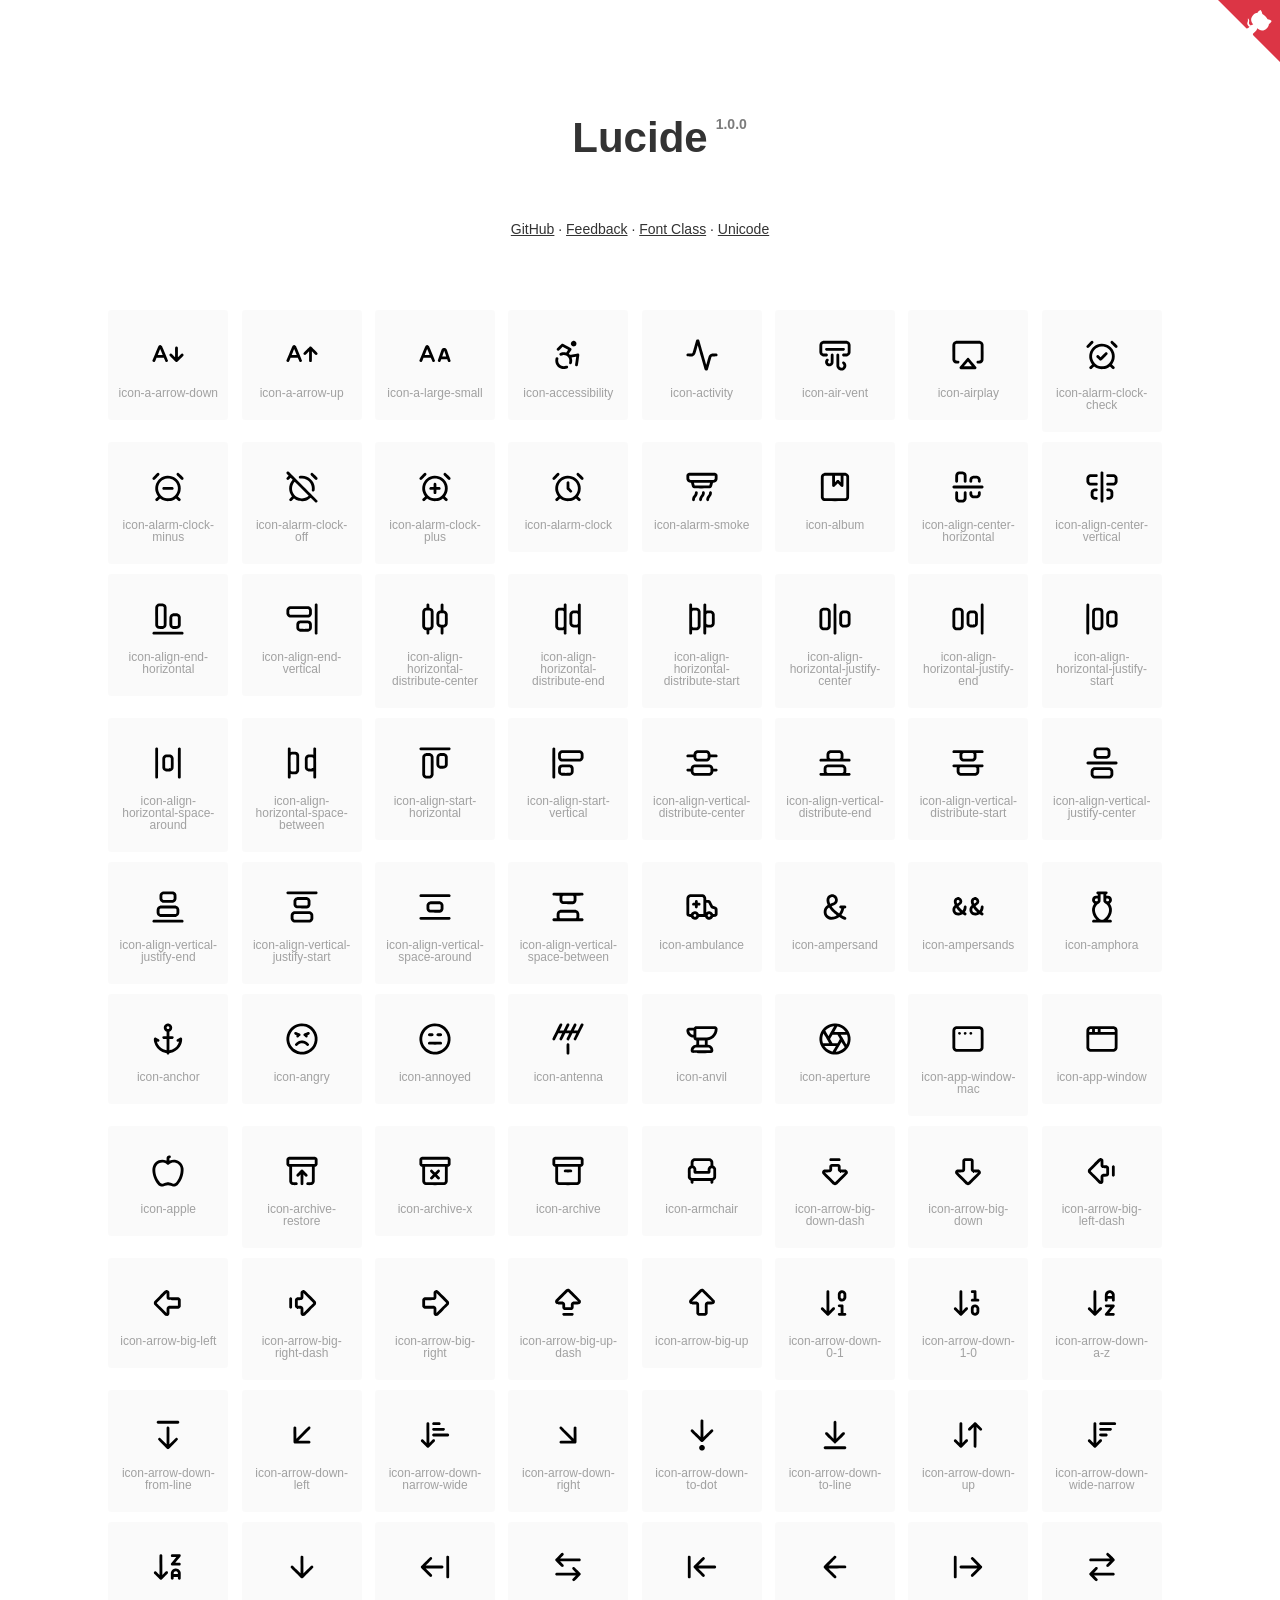
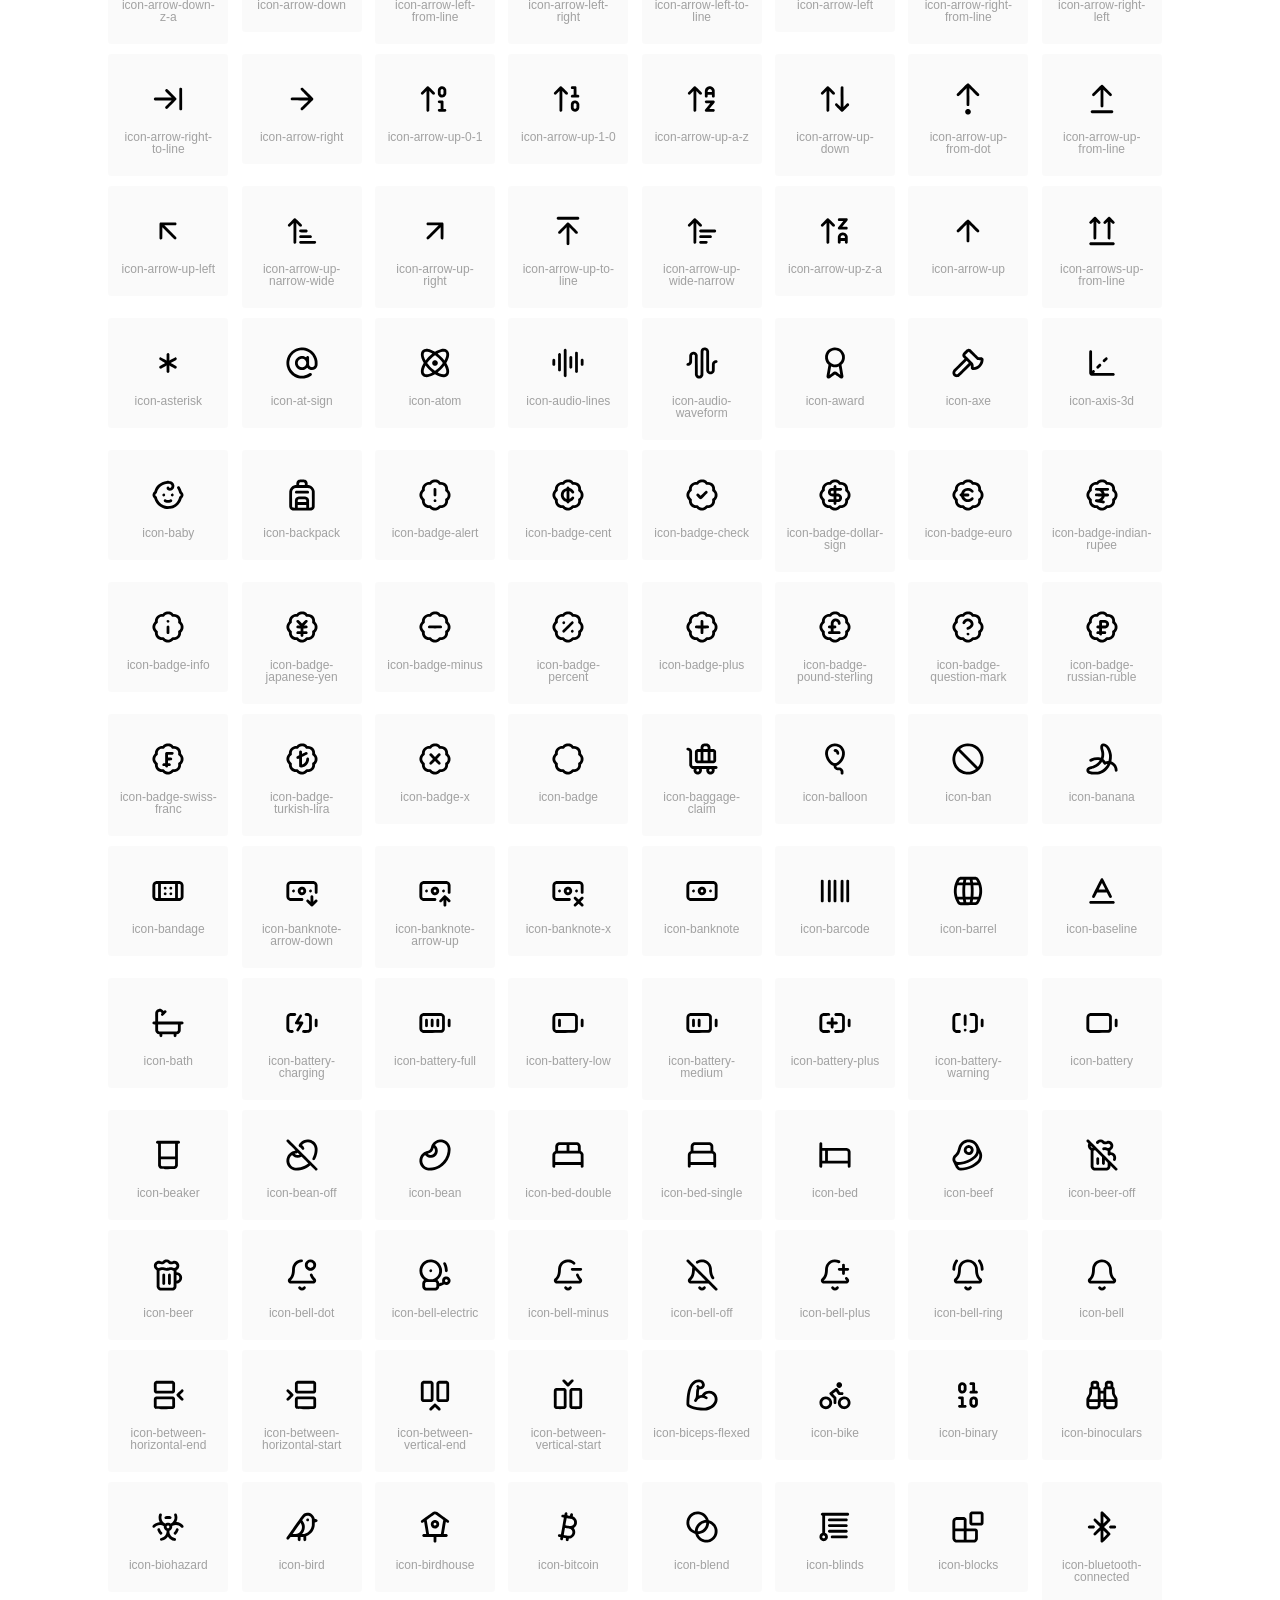
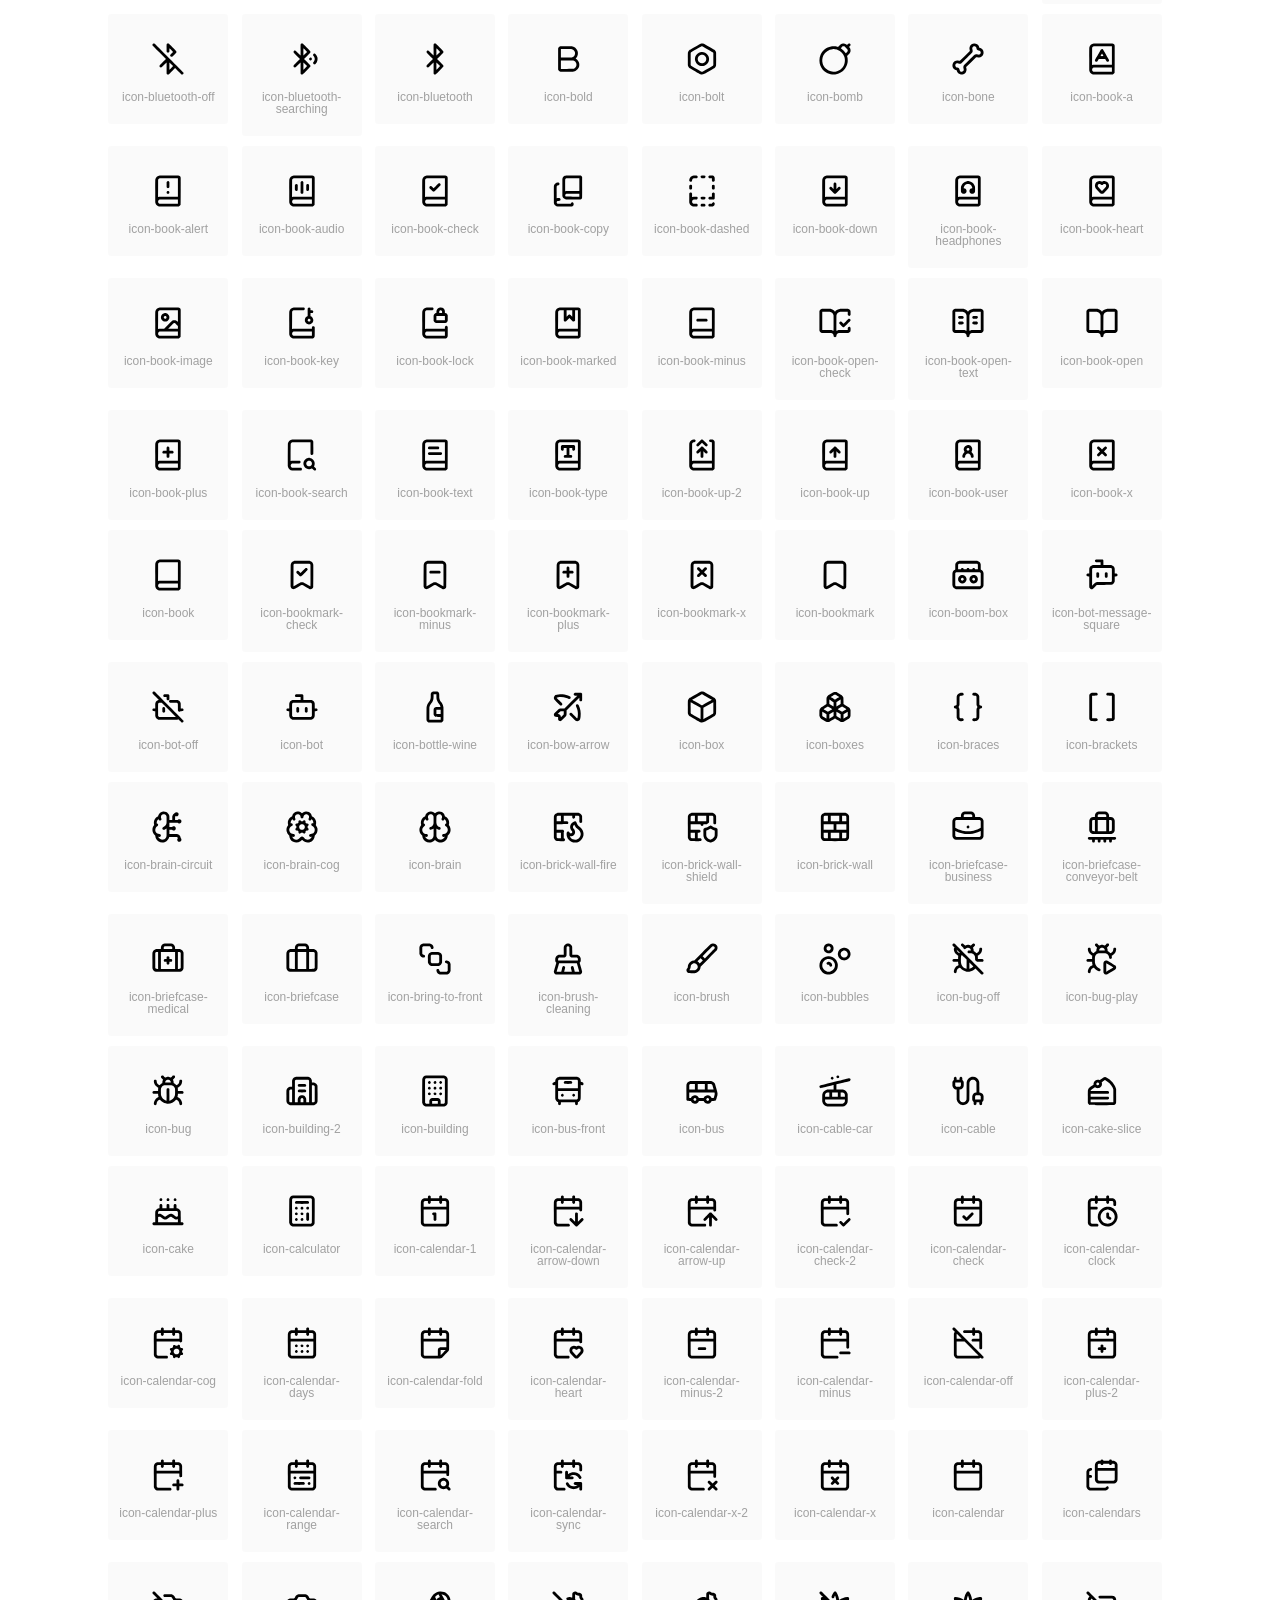
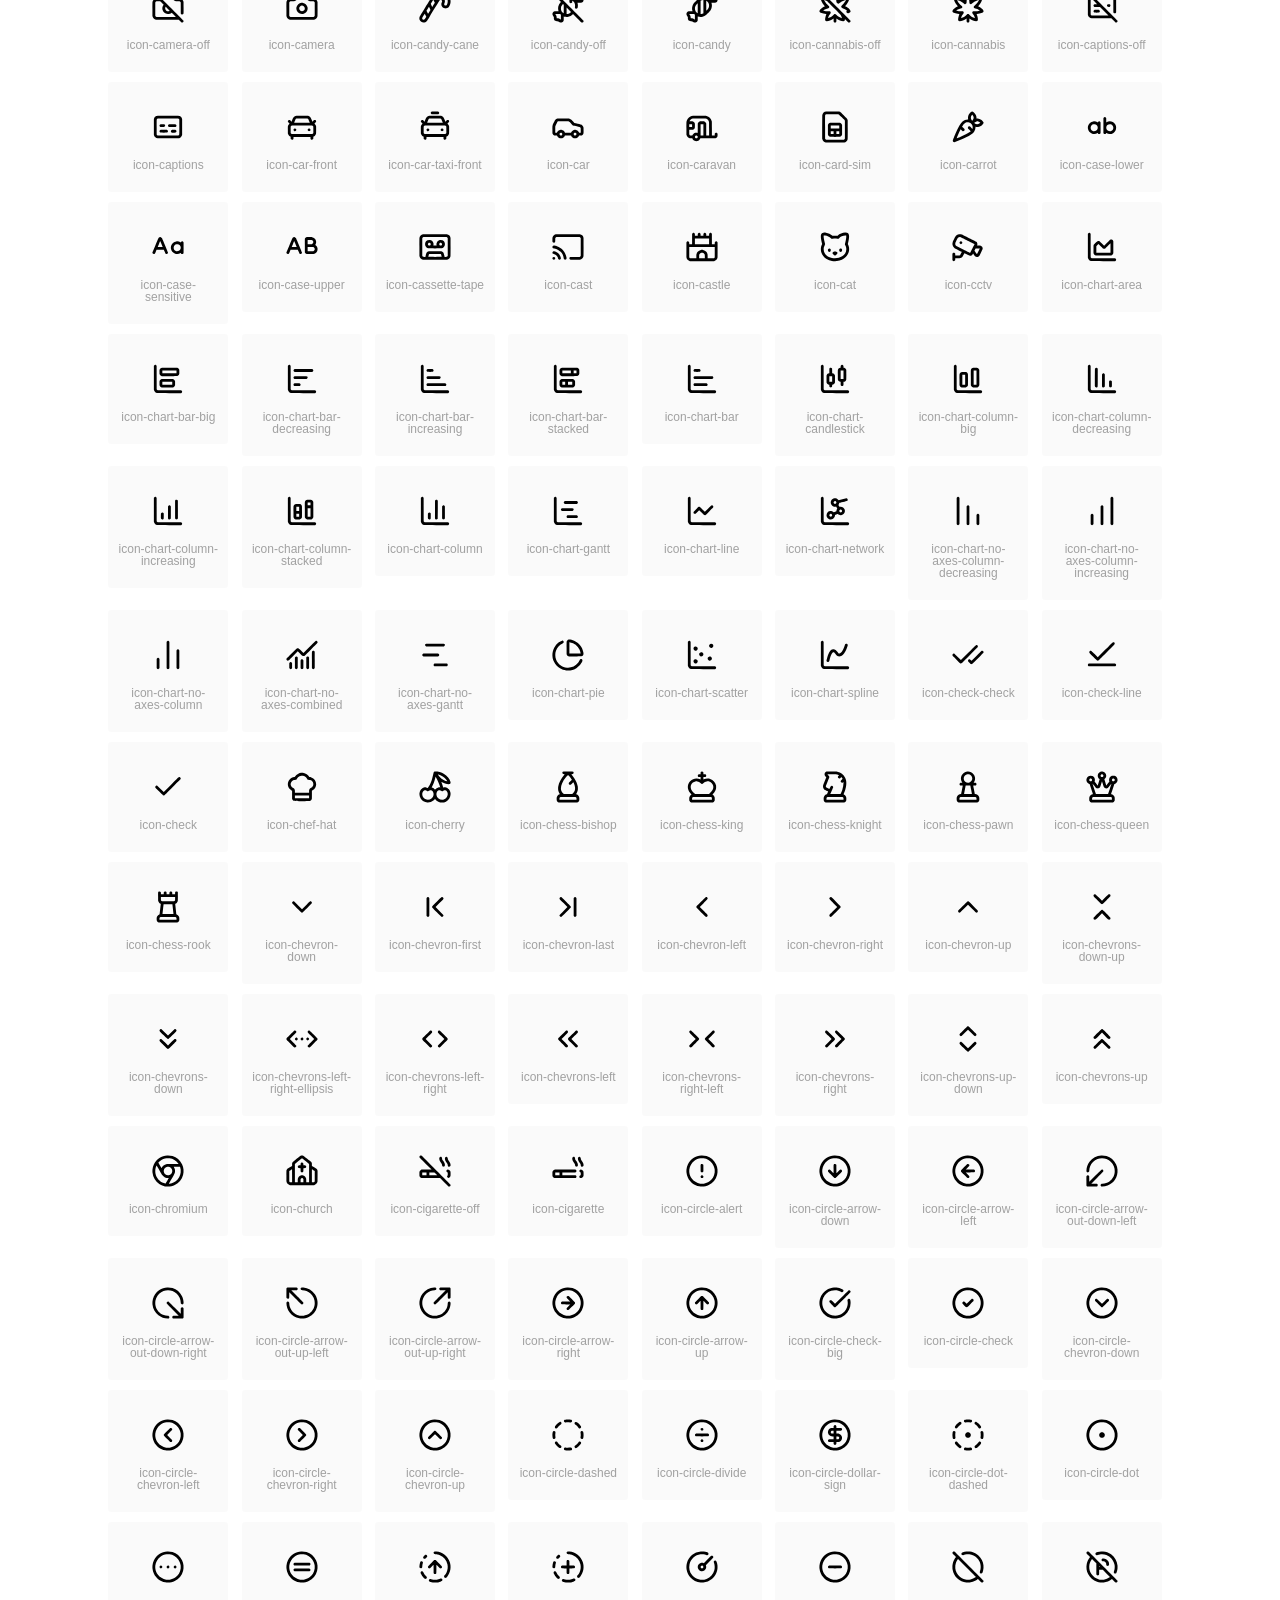
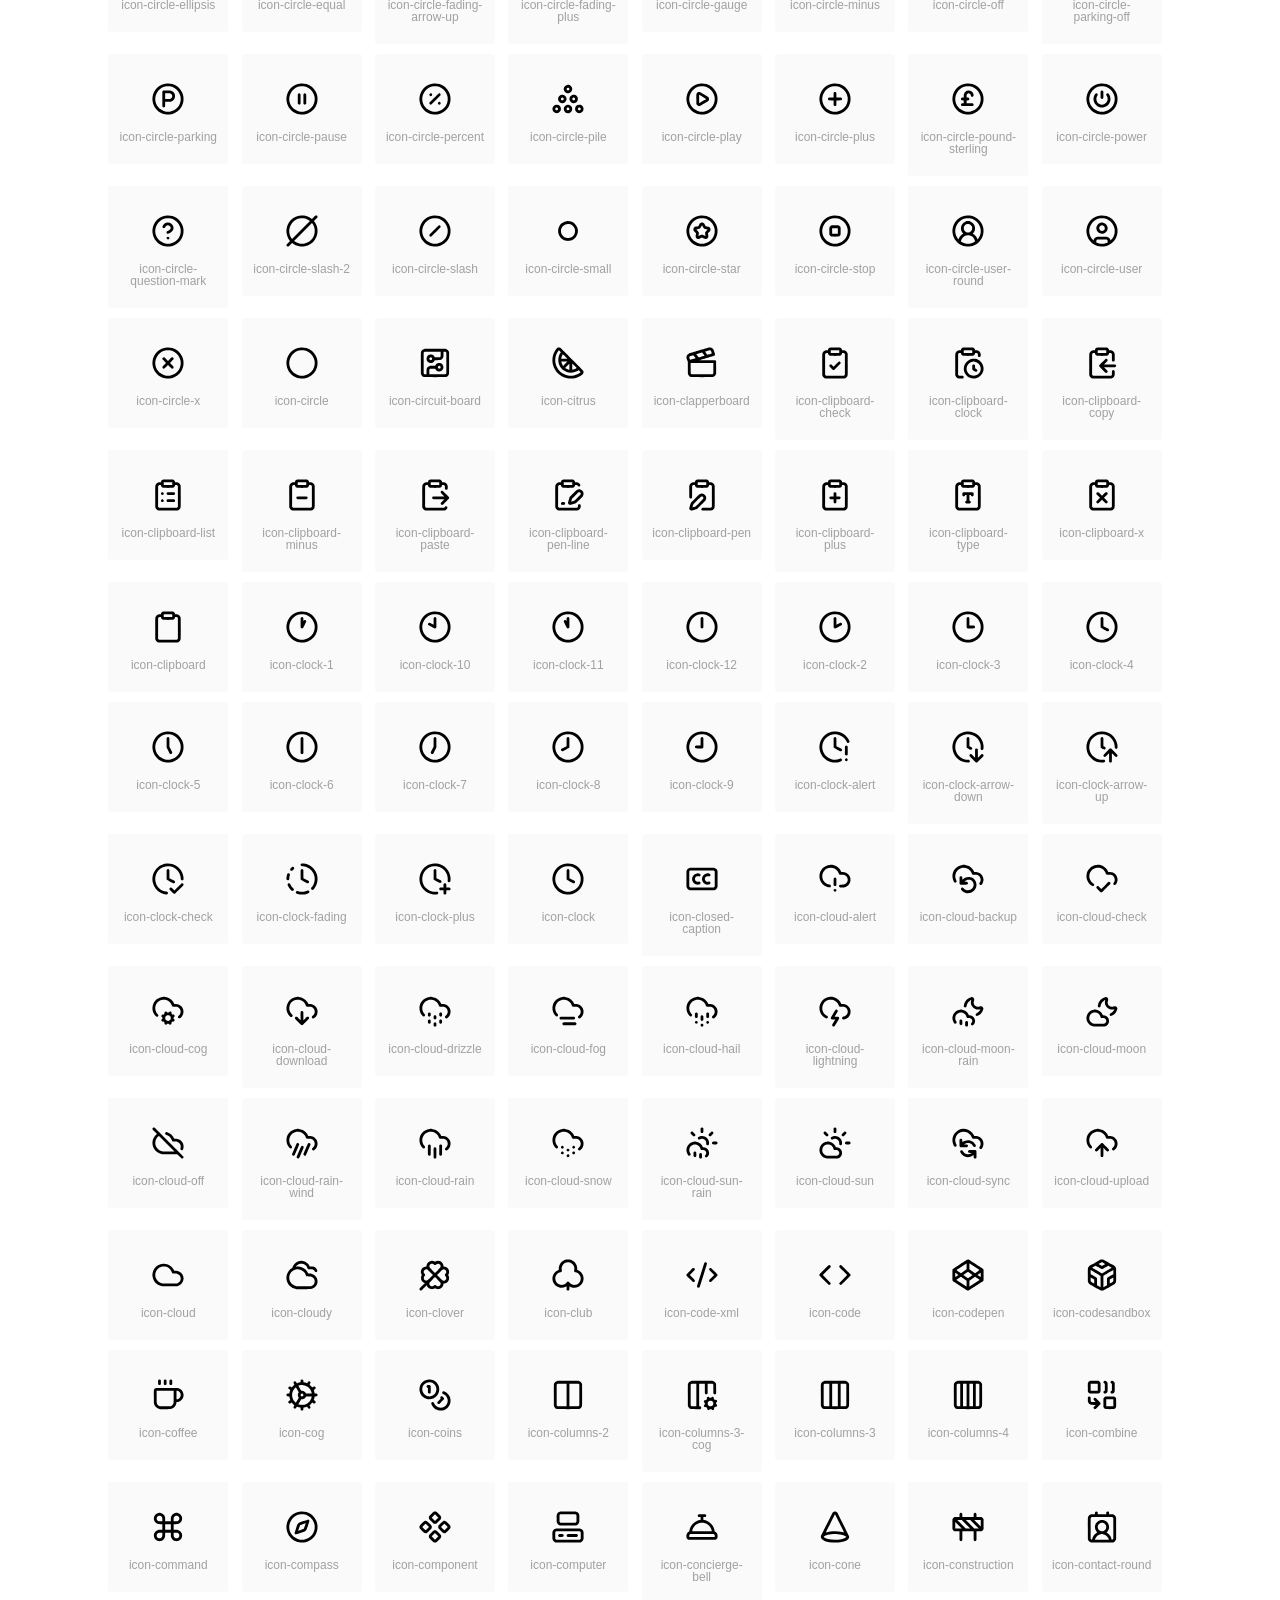
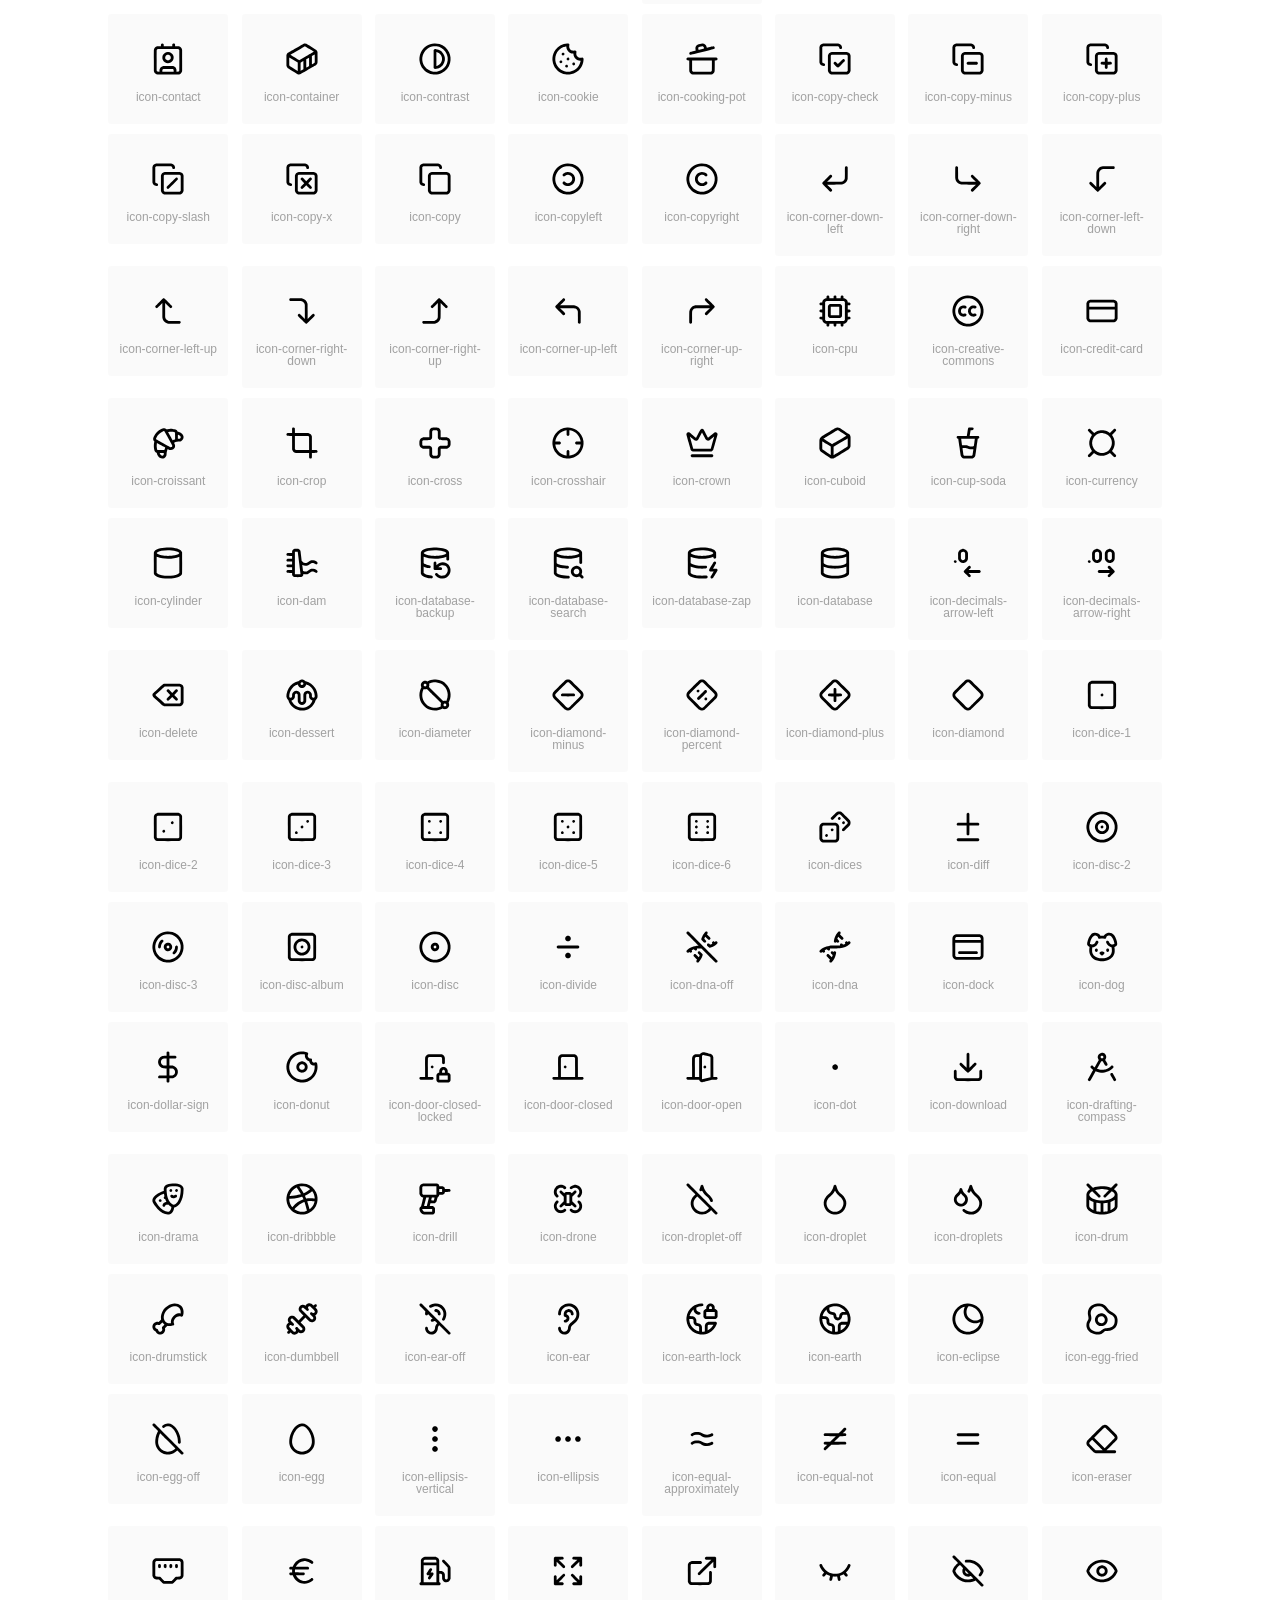
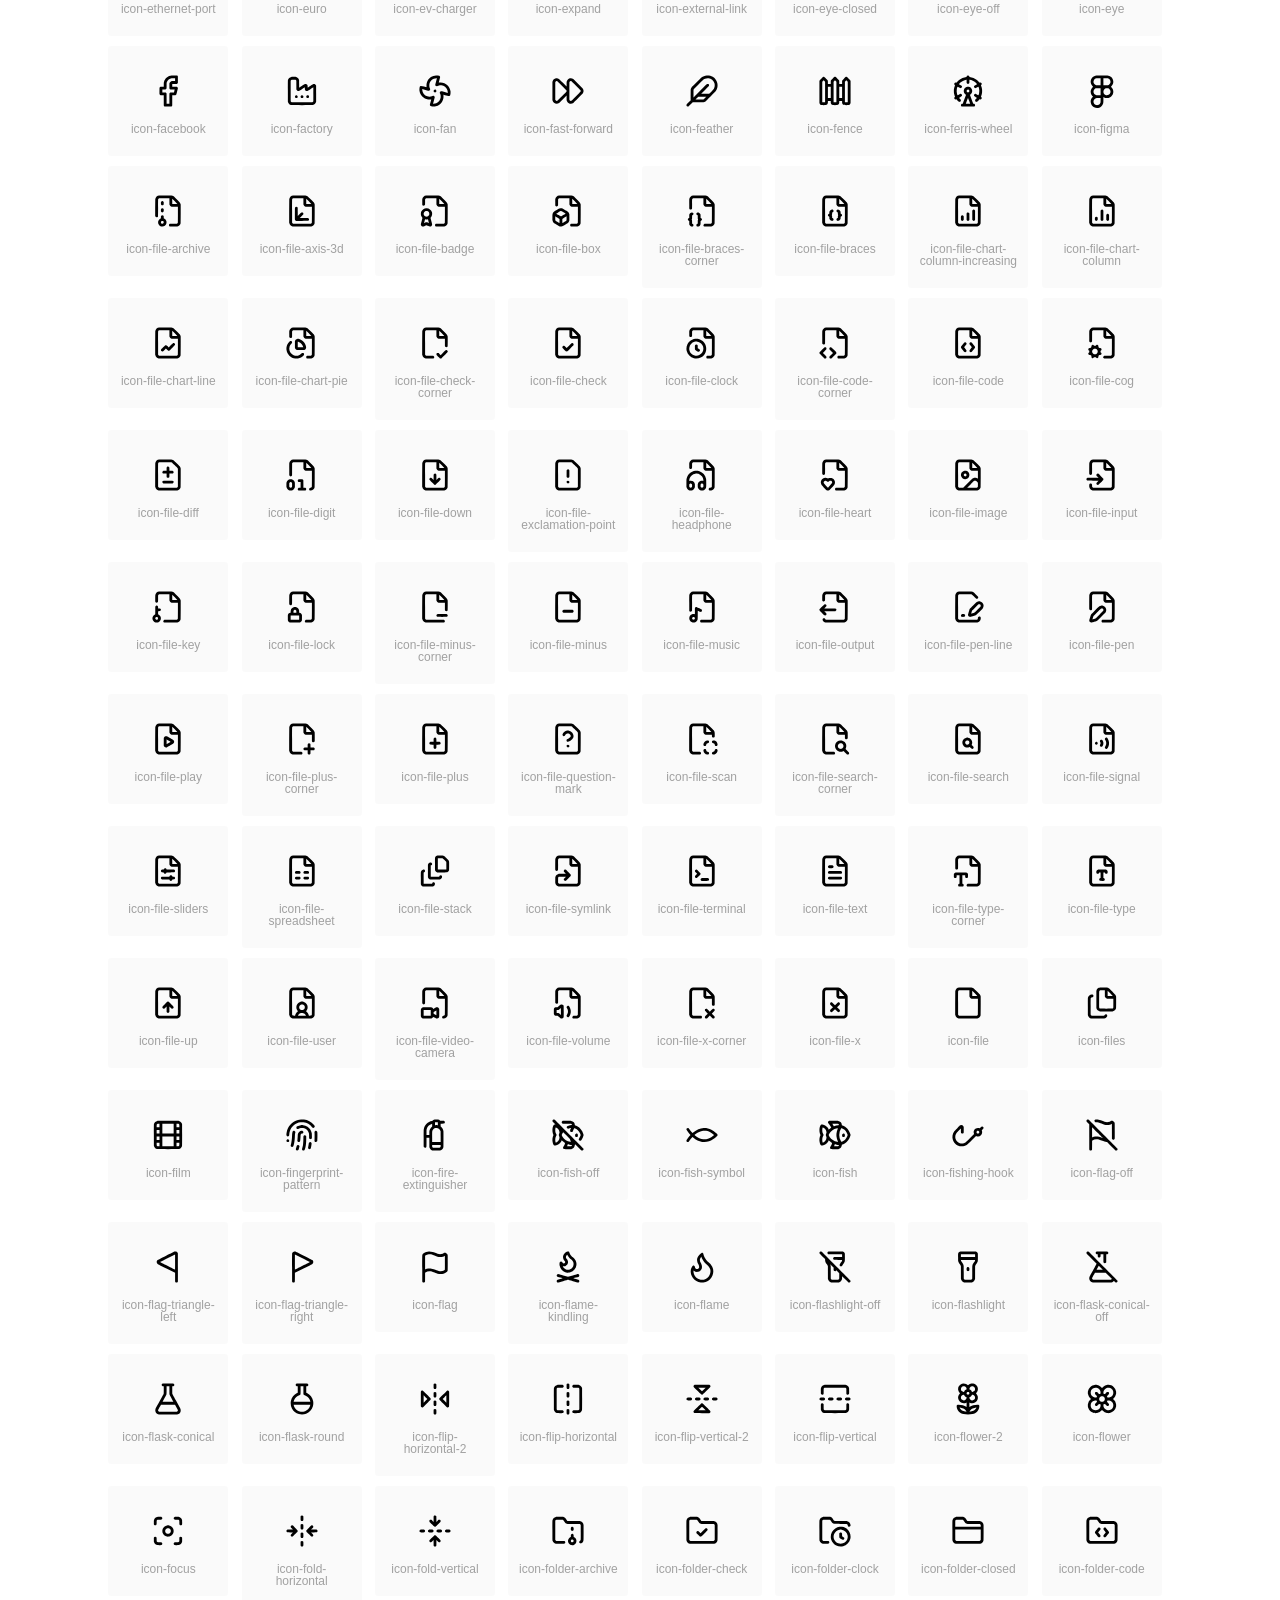
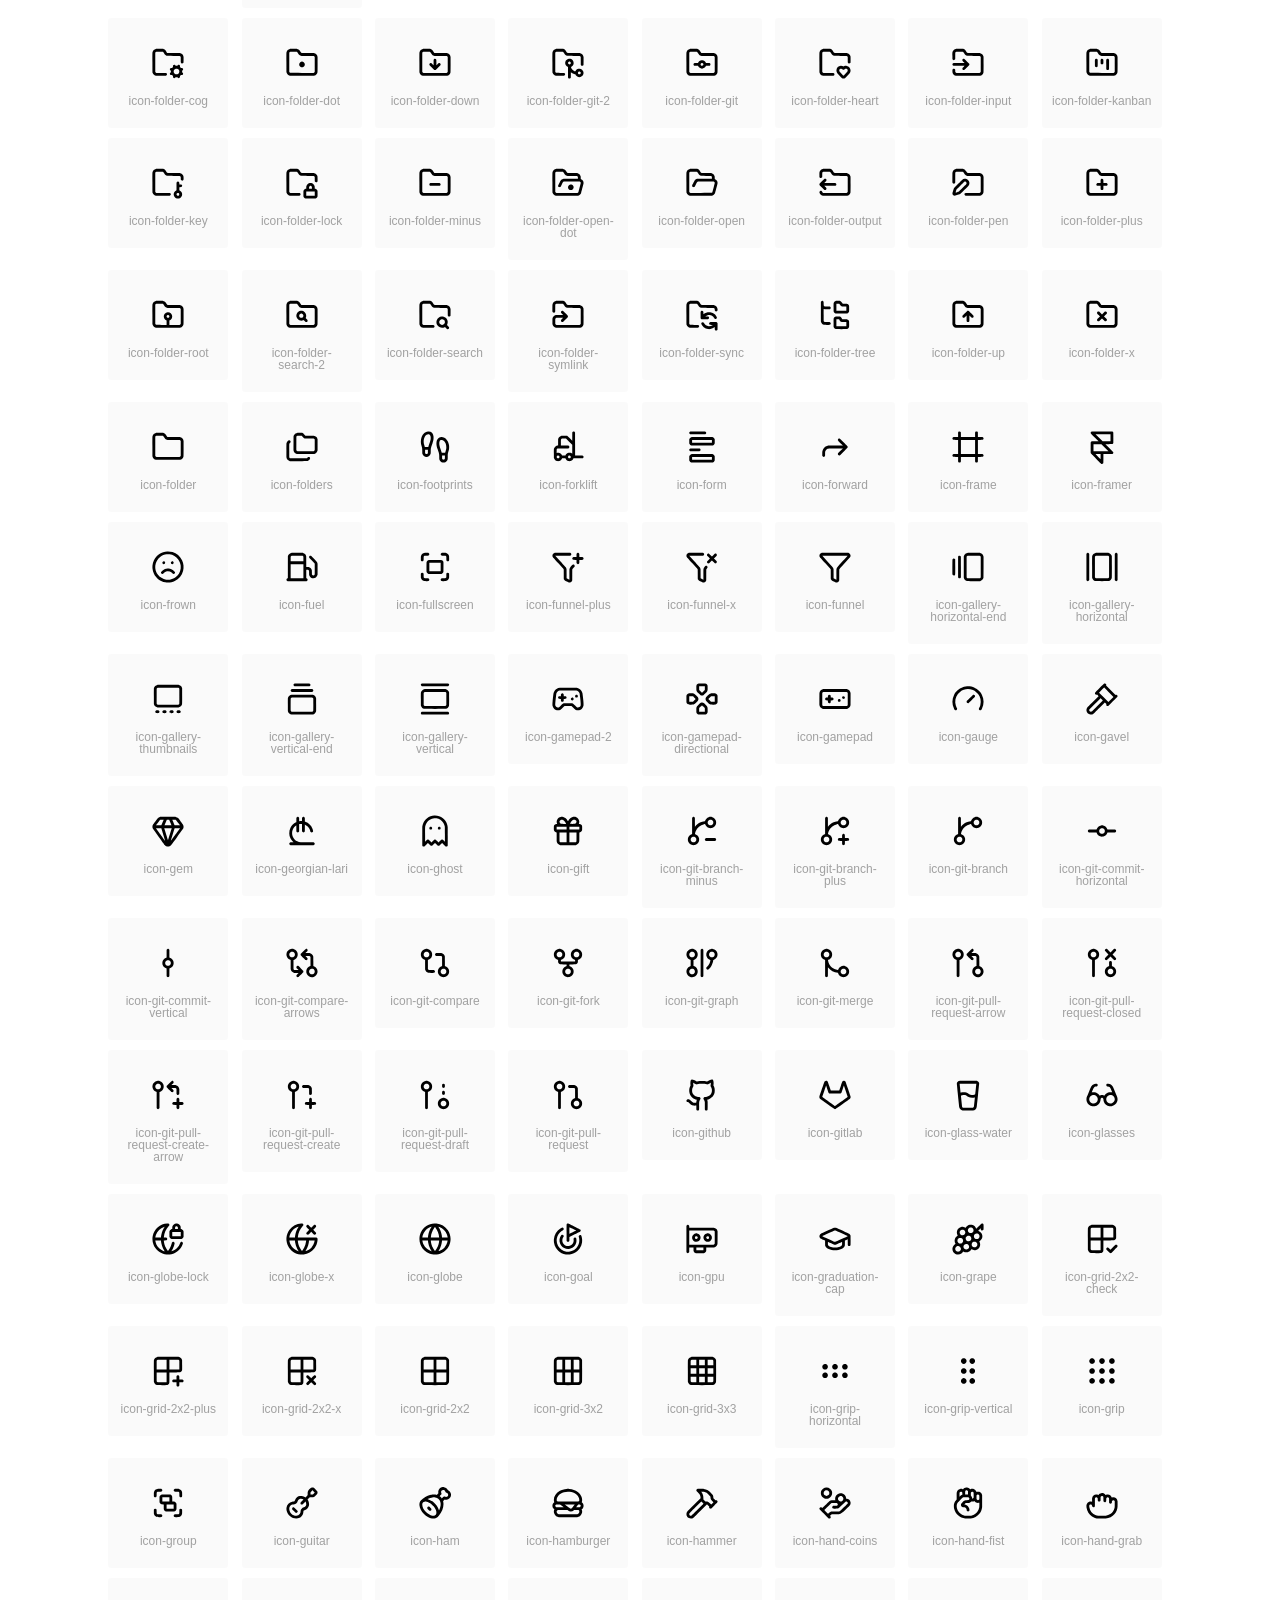
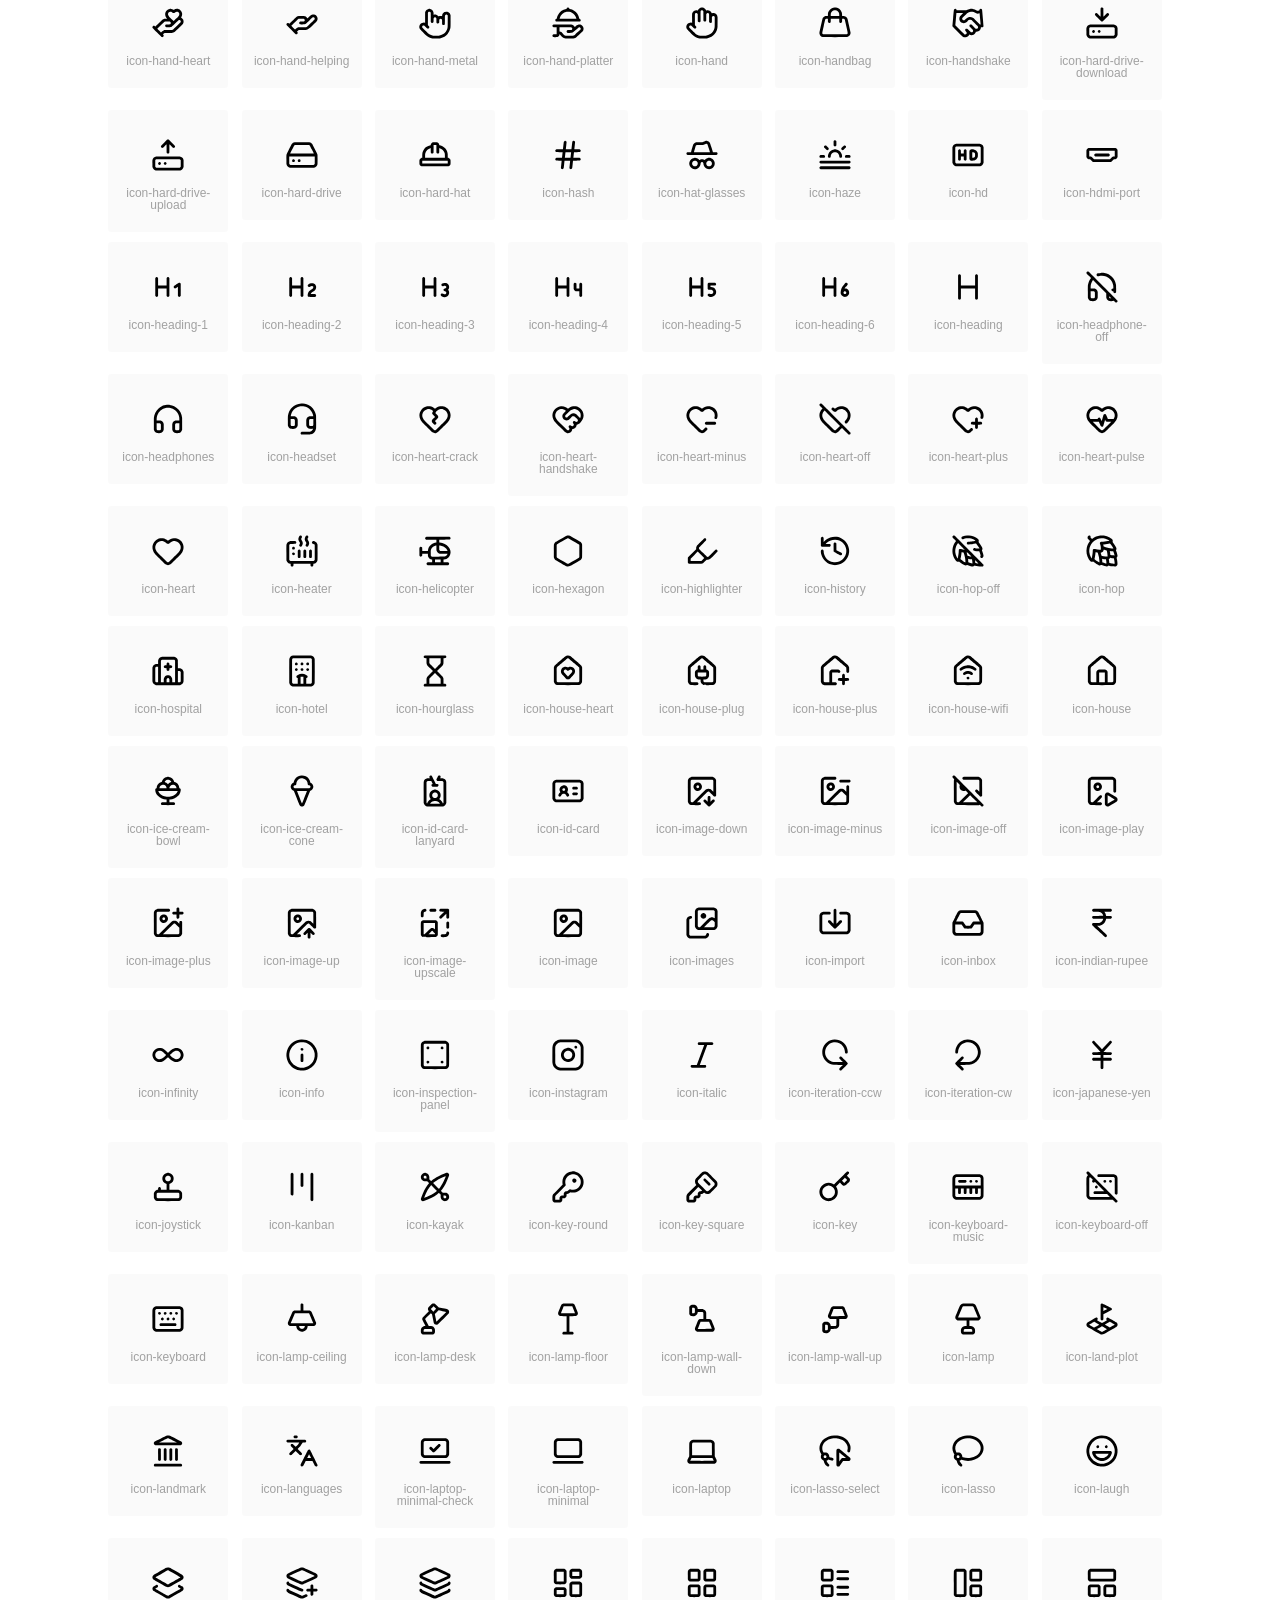
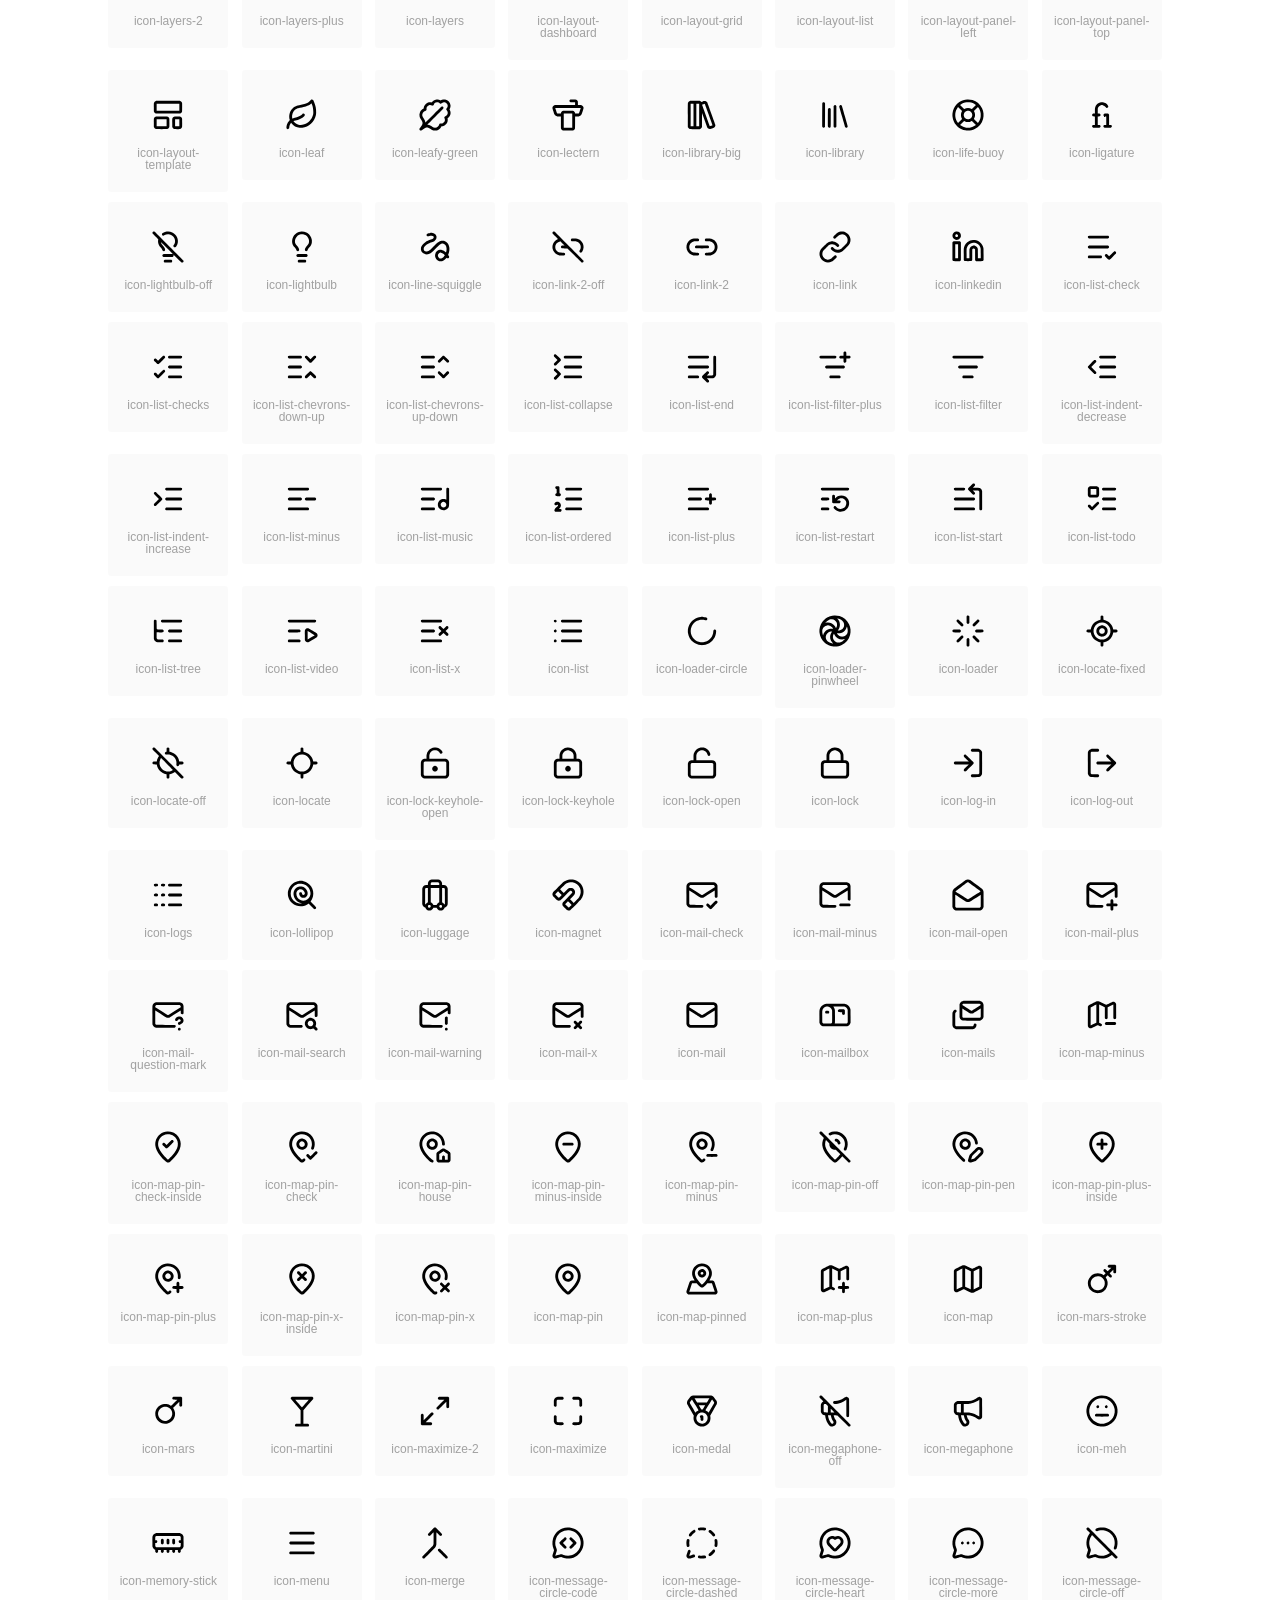
<file: src/icons/lucide-font/symbol.html>
<!DOCTYPE html>
<html lang="en">
<head>
  <meta charset="UTF-8">
  <title>Lucide</title>
  <meta name="viewport" content="width=device-width,minimum-scale=1.0,maximum-scale=1.0,user-scalable=no">
  
    <meta name="description" content="Lucide icons as TTF/EOT/WOFF/WOFF2/SVG.">
  
    <meta name="keywords" content="Lucide,TTF,EOT,WOFF,WOFF2,SVG">
  
  
  
  <style>
    *{margin: 0;padding: 0;list-style: none;}
    body { color: #696969; font: 12px/1.5 tahoma, arial, \5b8b\4f53, sans-serif; }
    a { color: #333; text-decoration: underline; }
    a:hover { color: rgb(9, 73, 209); }
    .header { color: #333; text-align: center; padding: 80px 0 60px 0; min-height: 153px; font-size: 14px; }
    .header .logo svg { height: 120px; width: 120px; }
    .header h1 { font-size: 42px; padding: 26px 0 10px 0; }
    .header sup {font-size: 14px; margin: 8px 0 0 8px; position: absolute; color: #7b7b7b; }
    .info {
      color: #999;
      font-weight: normal;
      max-width: 346px;
      margin: 0 auto;
      padding: 20px 0;
      font-size: 14px;
    }

    .icons { max-width: 1190px; margin: 0 auto; }
    .icons ul { text-align: center; }
    .icons ul li {
      vertical-align: top;
      width: 120px;
      display: inline-block;
      text-align: center;
      background-color: rgba(0,0,0,.02);
      border-radius: 3px;
      padding: 29px 0 10px 0;
      margin-right: 10px;
      margin-top: 10px;
      transition: all 0.6s ease;
    }
    .icons ul li:hover { background-color: rgba(0,0,0,.06); }
    .icons ul li:hover span { color: #3c75e4; opacity: 1; }
    .icons ul li .unicode { color: #8c8c8c; opacity: 0.3; }
    .icons ul li h4 {
      font-weight: normal;
      padding: 10px 0 5px 0;
      display: block;
      color: #8c8c8c;
      font-size: 14px;
      line-height: 12px;
      opacity: 0.8;
    }
    .icons ul li:hover h4 { opacity: 1; }
    .icons ul li svg { width: 24px; height: 24px; }
    .icons ul li:hover { color: #3c75e4; }
    .footer { text-align: center; padding: 10px 0 90px 0; }
    .footer a { text-align: center; padding: 10px 0 90px 0; color: #696969;}
    .footer a:hover { color: #0949d1; }
    .links { text-align: center; padding: 50px 0 0 0; font-size: 14px; }
    
    .icons ul li.symbol {padding: 28px 10px 16px 10px; width: 100px;}
    .icons ul li.symbol svg {width: 34px; height: 34px;}
    .icons ul li.symbol h4 {font-size: 12px;}
    
    
    .github-corner:hover .octo-arm { animation: octocat-wave 560ms ease-in-out; }
    .github-corner svg { position: fixed; z-index: 999; border: 0px; top: 0px; right: 0px;}
    @keyframes octocat-wave{
      0%, 100% { transform: rotate(0); }
      20%, 60% { transform: rotate(-25deg); }
      40%, 80% { transform: rotate(10deg); }
    }
    @media (max-width:500px){
      .github-corner:hover .octo-arm { animation: none; }
      .github-corner .octo-arm { animation: octocat-wave 560ms ease-in-out; }
    }
    
  </style>
</head>

<body>
  
    <a href="https://github.com/lucide-icons/lucide" target="__blank" class="github-corner">
      <svg width="62" height="62" viewBox="0 0 250 250" aria-hidden="true" style="fill: #dc3545; color: rgb(255, 255, 255); ">
        <path d="M0,0 L115,115 L130,115 L142,142 L250,250 L250,0 Z"></path>
        <path d="M128.3,109.0 C113.8,99.7 119.0,89.6 119.0,89.6 C122.0,82.7 120.5,78.6 120.5,78.6 C119.2,72.0 123.4,76.3 123.4,76.3 C127.3,80.9 125.5,87.3 125.5,87.3 C122.9,97.6 130.6,101.9 134.4,103.2" fill="currentColor" class="octo-arm" style="transform-origin: 130px 106px;"></path>
        <path d="M115.0,115.0 C114.9,115.1 118.7,116.5 119.8,115.4 L133.7,101.6 C136.9,99.2 139.9,98.4 142.2,98.6 C133.8,88.0 127.5,74.4 143.8,58.0 C148.5,53.4 154.0,51.2 159.7,51.0 C160.3,49.4 163.2,43.6 171.4,40.1 C171.4,40.1 176.1,42.5 178.8,56.2 C183.1,58.6 187.2,61.8 190.9,65.4 C194.5,69.0 197.7,73.2 200.1,77.6 C213.8,80.2 216.3,84.9 216.3,84.9 C212.7,93.1 206.9,96.0 205.4,96.6 C205.1,102.4 203.0,107.8 198.3,112.5 C181.9,128.9 168.3,122.5 157.7,114.1 C157.9,116.9 156.7,120.9 152.7,124.9 L141.0,136.5 C139.8,137.7 141.6,141.9 141.8,141.8 Z" fill="currentColor" class="octo-body"></path>
      </svg>
    </a>
  
  <div class="header">
    
    <h1>Lucide<sup>1.0.0</sup></h1>
    <div class="info">
      
    </div>
    <p>
      
        <a href="https://github.com/lucide-icons/lucide">GitHub</a> · 
      
        <a href="https://github.com/lucide-icons/lucide/issues">Feedback</a> · 
      
        <a href="index.html">Font Class</a> · 
      
        <a href="unicode.html">Unicode</a>
      
    </p>
  </div>
  <div class="icons">
    <ul>
      
        <li class="symbol">
          <svg class="icon" aria-hidden="true">
            <use xlink:href="lucide.symbol.svg#icon-a-arrow-down"></use>
          </svg>
          <h4>icon-a-arrow-down</h4>
        </li>
      
        <li class="symbol">
          <svg class="icon" aria-hidden="true">
            <use xlink:href="lucide.symbol.svg#icon-a-arrow-up"></use>
          </svg>
          <h4>icon-a-arrow-up</h4>
        </li>
      
        <li class="symbol">
          <svg class="icon" aria-hidden="true">
            <use xlink:href="lucide.symbol.svg#icon-a-large-small"></use>
          </svg>
          <h4>icon-a-large-small</h4>
        </li>
      
        <li class="symbol">
          <svg class="icon" aria-hidden="true">
            <use xlink:href="lucide.symbol.svg#icon-accessibility"></use>
          </svg>
          <h4>icon-accessibility</h4>
        </li>
      
        <li class="symbol">
          <svg class="icon" aria-hidden="true">
            <use xlink:href="lucide.symbol.svg#icon-activity"></use>
          </svg>
          <h4>icon-activity</h4>
        </li>
      
        <li class="symbol">
          <svg class="icon" aria-hidden="true">
            <use xlink:href="lucide.symbol.svg#icon-air-vent"></use>
          </svg>
          <h4>icon-air-vent</h4>
        </li>
      
        <li class="symbol">
          <svg class="icon" aria-hidden="true">
            <use xlink:href="lucide.symbol.svg#icon-airplay"></use>
          </svg>
          <h4>icon-airplay</h4>
        </li>
      
        <li class="symbol">
          <svg class="icon" aria-hidden="true">
            <use xlink:href="lucide.symbol.svg#icon-alarm-clock-check"></use>
          </svg>
          <h4>icon-alarm-clock-check</h4>
        </li>
      
        <li class="symbol">
          <svg class="icon" aria-hidden="true">
            <use xlink:href="lucide.symbol.svg#icon-alarm-clock-minus"></use>
          </svg>
          <h4>icon-alarm-clock-minus</h4>
        </li>
      
        <li class="symbol">
          <svg class="icon" aria-hidden="true">
            <use xlink:href="lucide.symbol.svg#icon-alarm-clock-off"></use>
          </svg>
          <h4>icon-alarm-clock-off</h4>
        </li>
      
        <li class="symbol">
          <svg class="icon" aria-hidden="true">
            <use xlink:href="lucide.symbol.svg#icon-alarm-clock-plus"></use>
          </svg>
          <h4>icon-alarm-clock-plus</h4>
        </li>
      
        <li class="symbol">
          <svg class="icon" aria-hidden="true">
            <use xlink:href="lucide.symbol.svg#icon-alarm-clock"></use>
          </svg>
          <h4>icon-alarm-clock</h4>
        </li>
      
        <li class="symbol">
          <svg class="icon" aria-hidden="true">
            <use xlink:href="lucide.symbol.svg#icon-alarm-smoke"></use>
          </svg>
          <h4>icon-alarm-smoke</h4>
        </li>
      
        <li class="symbol">
          <svg class="icon" aria-hidden="true">
            <use xlink:href="lucide.symbol.svg#icon-album"></use>
          </svg>
          <h4>icon-album</h4>
        </li>
      
        <li class="symbol">
          <svg class="icon" aria-hidden="true">
            <use xlink:href="lucide.symbol.svg#icon-align-center-horizontal"></use>
          </svg>
          <h4>icon-align-center-horizontal</h4>
        </li>
      
        <li class="symbol">
          <svg class="icon" aria-hidden="true">
            <use xlink:href="lucide.symbol.svg#icon-align-center-vertical"></use>
          </svg>
          <h4>icon-align-center-vertical</h4>
        </li>
      
        <li class="symbol">
          <svg class="icon" aria-hidden="true">
            <use xlink:href="lucide.symbol.svg#icon-align-end-horizontal"></use>
          </svg>
          <h4>icon-align-end-horizontal</h4>
        </li>
      
        <li class="symbol">
          <svg class="icon" aria-hidden="true">
            <use xlink:href="lucide.symbol.svg#icon-align-end-vertical"></use>
          </svg>
          <h4>icon-align-end-vertical</h4>
        </li>
      
        <li class="symbol">
          <svg class="icon" aria-hidden="true">
            <use xlink:href="lucide.symbol.svg#icon-align-horizontal-distribute-center"></use>
          </svg>
          <h4>icon-align-horizontal-distribute-center</h4>
        </li>
      
        <li class="symbol">
          <svg class="icon" aria-hidden="true">
            <use xlink:href="lucide.symbol.svg#icon-align-horizontal-distribute-end"></use>
          </svg>
          <h4>icon-align-horizontal-distribute-end</h4>
        </li>
      
        <li class="symbol">
          <svg class="icon" aria-hidden="true">
            <use xlink:href="lucide.symbol.svg#icon-align-horizontal-distribute-start"></use>
          </svg>
          <h4>icon-align-horizontal-distribute-start</h4>
        </li>
      
        <li class="symbol">
          <svg class="icon" aria-hidden="true">
            <use xlink:href="lucide.symbol.svg#icon-align-horizontal-justify-center"></use>
          </svg>
          <h4>icon-align-horizontal-justify-center</h4>
        </li>
      
        <li class="symbol">
          <svg class="icon" aria-hidden="true">
            <use xlink:href="lucide.symbol.svg#icon-align-horizontal-justify-end"></use>
          </svg>
          <h4>icon-align-horizontal-justify-end</h4>
        </li>
      
        <li class="symbol">
          <svg class="icon" aria-hidden="true">
            <use xlink:href="lucide.symbol.svg#icon-align-horizontal-justify-start"></use>
          </svg>
          <h4>icon-align-horizontal-justify-start</h4>
        </li>
      
        <li class="symbol">
          <svg class="icon" aria-hidden="true">
            <use xlink:href="lucide.symbol.svg#icon-align-horizontal-space-around"></use>
          </svg>
          <h4>icon-align-horizontal-space-around</h4>
        </li>
      
        <li class="symbol">
          <svg class="icon" aria-hidden="true">
            <use xlink:href="lucide.symbol.svg#icon-align-horizontal-space-between"></use>
          </svg>
          <h4>icon-align-horizontal-space-between</h4>
        </li>
      
        <li class="symbol">
          <svg class="icon" aria-hidden="true">
            <use xlink:href="lucide.symbol.svg#icon-align-start-horizontal"></use>
          </svg>
          <h4>icon-align-start-horizontal</h4>
        </li>
      
        <li class="symbol">
          <svg class="icon" aria-hidden="true">
            <use xlink:href="lucide.symbol.svg#icon-align-start-vertical"></use>
          </svg>
          <h4>icon-align-start-vertical</h4>
        </li>
      
        <li class="symbol">
          <svg class="icon" aria-hidden="true">
            <use xlink:href="lucide.symbol.svg#icon-align-vertical-distribute-center"></use>
          </svg>
          <h4>icon-align-vertical-distribute-center</h4>
        </li>
      
        <li class="symbol">
          <svg class="icon" aria-hidden="true">
            <use xlink:href="lucide.symbol.svg#icon-align-vertical-distribute-end"></use>
          </svg>
          <h4>icon-align-vertical-distribute-end</h4>
        </li>
      
        <li class="symbol">
          <svg class="icon" aria-hidden="true">
            <use xlink:href="lucide.symbol.svg#icon-align-vertical-distribute-start"></use>
          </svg>
          <h4>icon-align-vertical-distribute-start</h4>
        </li>
      
        <li class="symbol">
          <svg class="icon" aria-hidden="true">
            <use xlink:href="lucide.symbol.svg#icon-align-vertical-justify-center"></use>
          </svg>
          <h4>icon-align-vertical-justify-center</h4>
        </li>
      
        <li class="symbol">
          <svg class="icon" aria-hidden="true">
            <use xlink:href="lucide.symbol.svg#icon-align-vertical-justify-end"></use>
          </svg>
          <h4>icon-align-vertical-justify-end</h4>
        </li>
      
        <li class="symbol">
          <svg class="icon" aria-hidden="true">
            <use xlink:href="lucide.symbol.svg#icon-align-vertical-justify-start"></use>
          </svg>
          <h4>icon-align-vertical-justify-start</h4>
        </li>
      
        <li class="symbol">
          <svg class="icon" aria-hidden="true">
            <use xlink:href="lucide.symbol.svg#icon-align-vertical-space-around"></use>
          </svg>
          <h4>icon-align-vertical-space-around</h4>
        </li>
      
        <li class="symbol">
          <svg class="icon" aria-hidden="true">
            <use xlink:href="lucide.symbol.svg#icon-align-vertical-space-between"></use>
          </svg>
          <h4>icon-align-vertical-space-between</h4>
        </li>
      
        <li class="symbol">
          <svg class="icon" aria-hidden="true">
            <use xlink:href="lucide.symbol.svg#icon-ambulance"></use>
          </svg>
          <h4>icon-ambulance</h4>
        </li>
      
        <li class="symbol">
          <svg class="icon" aria-hidden="true">
            <use xlink:href="lucide.symbol.svg#icon-ampersand"></use>
          </svg>
          <h4>icon-ampersand</h4>
        </li>
      
        <li class="symbol">
          <svg class="icon" aria-hidden="true">
            <use xlink:href="lucide.symbol.svg#icon-ampersands"></use>
          </svg>
          <h4>icon-ampersands</h4>
        </li>
      
        <li class="symbol">
          <svg class="icon" aria-hidden="true">
            <use xlink:href="lucide.symbol.svg#icon-amphora"></use>
          </svg>
          <h4>icon-amphora</h4>
        </li>
      
        <li class="symbol">
          <svg class="icon" aria-hidden="true">
            <use xlink:href="lucide.symbol.svg#icon-anchor"></use>
          </svg>
          <h4>icon-anchor</h4>
        </li>
      
        <li class="symbol">
          <svg class="icon" aria-hidden="true">
            <use xlink:href="lucide.symbol.svg#icon-angry"></use>
          </svg>
          <h4>icon-angry</h4>
        </li>
      
        <li class="symbol">
          <svg class="icon" aria-hidden="true">
            <use xlink:href="lucide.symbol.svg#icon-annoyed"></use>
          </svg>
          <h4>icon-annoyed</h4>
        </li>
      
        <li class="symbol">
          <svg class="icon" aria-hidden="true">
            <use xlink:href="lucide.symbol.svg#icon-antenna"></use>
          </svg>
          <h4>icon-antenna</h4>
        </li>
      
        <li class="symbol">
          <svg class="icon" aria-hidden="true">
            <use xlink:href="lucide.symbol.svg#icon-anvil"></use>
          </svg>
          <h4>icon-anvil</h4>
        </li>
      
        <li class="symbol">
          <svg class="icon" aria-hidden="true">
            <use xlink:href="lucide.symbol.svg#icon-aperture"></use>
          </svg>
          <h4>icon-aperture</h4>
        </li>
      
        <li class="symbol">
          <svg class="icon" aria-hidden="true">
            <use xlink:href="lucide.symbol.svg#icon-app-window-mac"></use>
          </svg>
          <h4>icon-app-window-mac</h4>
        </li>
      
        <li class="symbol">
          <svg class="icon" aria-hidden="true">
            <use xlink:href="lucide.symbol.svg#icon-app-window"></use>
          </svg>
          <h4>icon-app-window</h4>
        </li>
      
        <li class="symbol">
          <svg class="icon" aria-hidden="true">
            <use xlink:href="lucide.symbol.svg#icon-apple"></use>
          </svg>
          <h4>icon-apple</h4>
        </li>
      
        <li class="symbol">
          <svg class="icon" aria-hidden="true">
            <use xlink:href="lucide.symbol.svg#icon-archive-restore"></use>
          </svg>
          <h4>icon-archive-restore</h4>
        </li>
      
        <li class="symbol">
          <svg class="icon" aria-hidden="true">
            <use xlink:href="lucide.symbol.svg#icon-archive-x"></use>
          </svg>
          <h4>icon-archive-x</h4>
        </li>
      
        <li class="symbol">
          <svg class="icon" aria-hidden="true">
            <use xlink:href="lucide.symbol.svg#icon-archive"></use>
          </svg>
          <h4>icon-archive</h4>
        </li>
      
        <li class="symbol">
          <svg class="icon" aria-hidden="true">
            <use xlink:href="lucide.symbol.svg#icon-armchair"></use>
          </svg>
          <h4>icon-armchair</h4>
        </li>
      
        <li class="symbol">
          <svg class="icon" aria-hidden="true">
            <use xlink:href="lucide.symbol.svg#icon-arrow-big-down-dash"></use>
          </svg>
          <h4>icon-arrow-big-down-dash</h4>
        </li>
      
        <li class="symbol">
          <svg class="icon" aria-hidden="true">
            <use xlink:href="lucide.symbol.svg#icon-arrow-big-down"></use>
          </svg>
          <h4>icon-arrow-big-down</h4>
        </li>
      
        <li class="symbol">
          <svg class="icon" aria-hidden="true">
            <use xlink:href="lucide.symbol.svg#icon-arrow-big-left-dash"></use>
          </svg>
          <h4>icon-arrow-big-left-dash</h4>
        </li>
      
        <li class="symbol">
          <svg class="icon" aria-hidden="true">
            <use xlink:href="lucide.symbol.svg#icon-arrow-big-left"></use>
          </svg>
          <h4>icon-arrow-big-left</h4>
        </li>
      
        <li class="symbol">
          <svg class="icon" aria-hidden="true">
            <use xlink:href="lucide.symbol.svg#icon-arrow-big-right-dash"></use>
          </svg>
          <h4>icon-arrow-big-right-dash</h4>
        </li>
      
        <li class="symbol">
          <svg class="icon" aria-hidden="true">
            <use xlink:href="lucide.symbol.svg#icon-arrow-big-right"></use>
          </svg>
          <h4>icon-arrow-big-right</h4>
        </li>
      
        <li class="symbol">
          <svg class="icon" aria-hidden="true">
            <use xlink:href="lucide.symbol.svg#icon-arrow-big-up-dash"></use>
          </svg>
          <h4>icon-arrow-big-up-dash</h4>
        </li>
      
        <li class="symbol">
          <svg class="icon" aria-hidden="true">
            <use xlink:href="lucide.symbol.svg#icon-arrow-big-up"></use>
          </svg>
          <h4>icon-arrow-big-up</h4>
        </li>
      
        <li class="symbol">
          <svg class="icon" aria-hidden="true">
            <use xlink:href="lucide.symbol.svg#icon-arrow-down-0-1"></use>
          </svg>
          <h4>icon-arrow-down-0-1</h4>
        </li>
      
        <li class="symbol">
          <svg class="icon" aria-hidden="true">
            <use xlink:href="lucide.symbol.svg#icon-arrow-down-1-0"></use>
          </svg>
          <h4>icon-arrow-down-1-0</h4>
        </li>
      
        <li class="symbol">
          <svg class="icon" aria-hidden="true">
            <use xlink:href="lucide.symbol.svg#icon-arrow-down-a-z"></use>
          </svg>
          <h4>icon-arrow-down-a-z</h4>
        </li>
      
        <li class="symbol">
          <svg class="icon" aria-hidden="true">
            <use xlink:href="lucide.symbol.svg#icon-arrow-down-from-line"></use>
          </svg>
          <h4>icon-arrow-down-from-line</h4>
        </li>
      
        <li class="symbol">
          <svg class="icon" aria-hidden="true">
            <use xlink:href="lucide.symbol.svg#icon-arrow-down-left"></use>
          </svg>
          <h4>icon-arrow-down-left</h4>
        </li>
      
        <li class="symbol">
          <svg class="icon" aria-hidden="true">
            <use xlink:href="lucide.symbol.svg#icon-arrow-down-narrow-wide"></use>
          </svg>
          <h4>icon-arrow-down-narrow-wide</h4>
        </li>
      
        <li class="symbol">
          <svg class="icon" aria-hidden="true">
            <use xlink:href="lucide.symbol.svg#icon-arrow-down-right"></use>
          </svg>
          <h4>icon-arrow-down-right</h4>
        </li>
      
        <li class="symbol">
          <svg class="icon" aria-hidden="true">
            <use xlink:href="lucide.symbol.svg#icon-arrow-down-to-dot"></use>
          </svg>
          <h4>icon-arrow-down-to-dot</h4>
        </li>
      
        <li class="symbol">
          <svg class="icon" aria-hidden="true">
            <use xlink:href="lucide.symbol.svg#icon-arrow-down-to-line"></use>
          </svg>
          <h4>icon-arrow-down-to-line</h4>
        </li>
      
        <li class="symbol">
          <svg class="icon" aria-hidden="true">
            <use xlink:href="lucide.symbol.svg#icon-arrow-down-up"></use>
          </svg>
          <h4>icon-arrow-down-up</h4>
        </li>
      
        <li class="symbol">
          <svg class="icon" aria-hidden="true">
            <use xlink:href="lucide.symbol.svg#icon-arrow-down-wide-narrow"></use>
          </svg>
          <h4>icon-arrow-down-wide-narrow</h4>
        </li>
      
        <li class="symbol">
          <svg class="icon" aria-hidden="true">
            <use xlink:href="lucide.symbol.svg#icon-arrow-down-z-a"></use>
          </svg>
          <h4>icon-arrow-down-z-a</h4>
        </li>
      
        <li class="symbol">
          <svg class="icon" aria-hidden="true">
            <use xlink:href="lucide.symbol.svg#icon-arrow-down"></use>
          </svg>
          <h4>icon-arrow-down</h4>
        </li>
      
        <li class="symbol">
          <svg class="icon" aria-hidden="true">
            <use xlink:href="lucide.symbol.svg#icon-arrow-left-from-line"></use>
          </svg>
          <h4>icon-arrow-left-from-line</h4>
        </li>
      
        <li class="symbol">
          <svg class="icon" aria-hidden="true">
            <use xlink:href="lucide.symbol.svg#icon-arrow-left-right"></use>
          </svg>
          <h4>icon-arrow-left-right</h4>
        </li>
      
        <li class="symbol">
          <svg class="icon" aria-hidden="true">
            <use xlink:href="lucide.symbol.svg#icon-arrow-left-to-line"></use>
          </svg>
          <h4>icon-arrow-left-to-line</h4>
        </li>
      
        <li class="symbol">
          <svg class="icon" aria-hidden="true">
            <use xlink:href="lucide.symbol.svg#icon-arrow-left"></use>
          </svg>
          <h4>icon-arrow-left</h4>
        </li>
      
        <li class="symbol">
          <svg class="icon" aria-hidden="true">
            <use xlink:href="lucide.symbol.svg#icon-arrow-right-from-line"></use>
          </svg>
          <h4>icon-arrow-right-from-line</h4>
        </li>
      
        <li class="symbol">
          <svg class="icon" aria-hidden="true">
            <use xlink:href="lucide.symbol.svg#icon-arrow-right-left"></use>
          </svg>
          <h4>icon-arrow-right-left</h4>
        </li>
      
        <li class="symbol">
          <svg class="icon" aria-hidden="true">
            <use xlink:href="lucide.symbol.svg#icon-arrow-right-to-line"></use>
          </svg>
          <h4>icon-arrow-right-to-line</h4>
        </li>
      
        <li class="symbol">
          <svg class="icon" aria-hidden="true">
            <use xlink:href="lucide.symbol.svg#icon-arrow-right"></use>
          </svg>
          <h4>icon-arrow-right</h4>
        </li>
      
        <li class="symbol">
          <svg class="icon" aria-hidden="true">
            <use xlink:href="lucide.symbol.svg#icon-arrow-up-0-1"></use>
          </svg>
          <h4>icon-arrow-up-0-1</h4>
        </li>
      
        <li class="symbol">
          <svg class="icon" aria-hidden="true">
            <use xlink:href="lucide.symbol.svg#icon-arrow-up-1-0"></use>
          </svg>
          <h4>icon-arrow-up-1-0</h4>
        </li>
      
        <li class="symbol">
          <svg class="icon" aria-hidden="true">
            <use xlink:href="lucide.symbol.svg#icon-arrow-up-a-z"></use>
          </svg>
          <h4>icon-arrow-up-a-z</h4>
        </li>
      
        <li class="symbol">
          <svg class="icon" aria-hidden="true">
            <use xlink:href="lucide.symbol.svg#icon-arrow-up-down"></use>
          </svg>
          <h4>icon-arrow-up-down</h4>
        </li>
      
        <li class="symbol">
          <svg class="icon" aria-hidden="true">
            <use xlink:href="lucide.symbol.svg#icon-arrow-up-from-dot"></use>
          </svg>
          <h4>icon-arrow-up-from-dot</h4>
        </li>
      
        <li class="symbol">
          <svg class="icon" aria-hidden="true">
            <use xlink:href="lucide.symbol.svg#icon-arrow-up-from-line"></use>
          </svg>
          <h4>icon-arrow-up-from-line</h4>
        </li>
      
        <li class="symbol">
          <svg class="icon" aria-hidden="true">
            <use xlink:href="lucide.symbol.svg#icon-arrow-up-left"></use>
          </svg>
          <h4>icon-arrow-up-left</h4>
        </li>
      
        <li class="symbol">
          <svg class="icon" aria-hidden="true">
            <use xlink:href="lucide.symbol.svg#icon-arrow-up-narrow-wide"></use>
          </svg>
          <h4>icon-arrow-up-narrow-wide</h4>
        </li>
      
        <li class="symbol">
          <svg class="icon" aria-hidden="true">
            <use xlink:href="lucide.symbol.svg#icon-arrow-up-right"></use>
          </svg>
          <h4>icon-arrow-up-right</h4>
        </li>
      
        <li class="symbol">
          <svg class="icon" aria-hidden="true">
            <use xlink:href="lucide.symbol.svg#icon-arrow-up-to-line"></use>
          </svg>
          <h4>icon-arrow-up-to-line</h4>
        </li>
      
        <li class="symbol">
          <svg class="icon" aria-hidden="true">
            <use xlink:href="lucide.symbol.svg#icon-arrow-up-wide-narrow"></use>
          </svg>
          <h4>icon-arrow-up-wide-narrow</h4>
        </li>
      
        <li class="symbol">
          <svg class="icon" aria-hidden="true">
            <use xlink:href="lucide.symbol.svg#icon-arrow-up-z-a"></use>
          </svg>
          <h4>icon-arrow-up-z-a</h4>
        </li>
      
        <li class="symbol">
          <svg class="icon" aria-hidden="true">
            <use xlink:href="lucide.symbol.svg#icon-arrow-up"></use>
          </svg>
          <h4>icon-arrow-up</h4>
        </li>
      
        <li class="symbol">
          <svg class="icon" aria-hidden="true">
            <use xlink:href="lucide.symbol.svg#icon-arrows-up-from-line"></use>
          </svg>
          <h4>icon-arrows-up-from-line</h4>
        </li>
      
        <li class="symbol">
          <svg class="icon" aria-hidden="true">
            <use xlink:href="lucide.symbol.svg#icon-asterisk"></use>
          </svg>
          <h4>icon-asterisk</h4>
        </li>
      
        <li class="symbol">
          <svg class="icon" aria-hidden="true">
            <use xlink:href="lucide.symbol.svg#icon-at-sign"></use>
          </svg>
          <h4>icon-at-sign</h4>
        </li>
      
        <li class="symbol">
          <svg class="icon" aria-hidden="true">
            <use xlink:href="lucide.symbol.svg#icon-atom"></use>
          </svg>
          <h4>icon-atom</h4>
        </li>
      
        <li class="symbol">
          <svg class="icon" aria-hidden="true">
            <use xlink:href="lucide.symbol.svg#icon-audio-lines"></use>
          </svg>
          <h4>icon-audio-lines</h4>
        </li>
      
        <li class="symbol">
          <svg class="icon" aria-hidden="true">
            <use xlink:href="lucide.symbol.svg#icon-audio-waveform"></use>
          </svg>
          <h4>icon-audio-waveform</h4>
        </li>
      
        <li class="symbol">
          <svg class="icon" aria-hidden="true">
            <use xlink:href="lucide.symbol.svg#icon-award"></use>
          </svg>
          <h4>icon-award</h4>
        </li>
      
        <li class="symbol">
          <svg class="icon" aria-hidden="true">
            <use xlink:href="lucide.symbol.svg#icon-axe"></use>
          </svg>
          <h4>icon-axe</h4>
        </li>
      
        <li class="symbol">
          <svg class="icon" aria-hidden="true">
            <use xlink:href="lucide.symbol.svg#icon-axis-3d"></use>
          </svg>
          <h4>icon-axis-3d</h4>
        </li>
      
        <li class="symbol">
          <svg class="icon" aria-hidden="true">
            <use xlink:href="lucide.symbol.svg#icon-baby"></use>
          </svg>
          <h4>icon-baby</h4>
        </li>
      
        <li class="symbol">
          <svg class="icon" aria-hidden="true">
            <use xlink:href="lucide.symbol.svg#icon-backpack"></use>
          </svg>
          <h4>icon-backpack</h4>
        </li>
      
        <li class="symbol">
          <svg class="icon" aria-hidden="true">
            <use xlink:href="lucide.symbol.svg#icon-badge-alert"></use>
          </svg>
          <h4>icon-badge-alert</h4>
        </li>
      
        <li class="symbol">
          <svg class="icon" aria-hidden="true">
            <use xlink:href="lucide.symbol.svg#icon-badge-cent"></use>
          </svg>
          <h4>icon-badge-cent</h4>
        </li>
      
        <li class="symbol">
          <svg class="icon" aria-hidden="true">
            <use xlink:href="lucide.symbol.svg#icon-badge-check"></use>
          </svg>
          <h4>icon-badge-check</h4>
        </li>
      
        <li class="symbol">
          <svg class="icon" aria-hidden="true">
            <use xlink:href="lucide.symbol.svg#icon-badge-dollar-sign"></use>
          </svg>
          <h4>icon-badge-dollar-sign</h4>
        </li>
      
        <li class="symbol">
          <svg class="icon" aria-hidden="true">
            <use xlink:href="lucide.symbol.svg#icon-badge-euro"></use>
          </svg>
          <h4>icon-badge-euro</h4>
        </li>
      
        <li class="symbol">
          <svg class="icon" aria-hidden="true">
            <use xlink:href="lucide.symbol.svg#icon-badge-indian-rupee"></use>
          </svg>
          <h4>icon-badge-indian-rupee</h4>
        </li>
      
        <li class="symbol">
          <svg class="icon" aria-hidden="true">
            <use xlink:href="lucide.symbol.svg#icon-badge-info"></use>
          </svg>
          <h4>icon-badge-info</h4>
        </li>
      
        <li class="symbol">
          <svg class="icon" aria-hidden="true">
            <use xlink:href="lucide.symbol.svg#icon-badge-japanese-yen"></use>
          </svg>
          <h4>icon-badge-japanese-yen</h4>
        </li>
      
        <li class="symbol">
          <svg class="icon" aria-hidden="true">
            <use xlink:href="lucide.symbol.svg#icon-badge-minus"></use>
          </svg>
          <h4>icon-badge-minus</h4>
        </li>
      
        <li class="symbol">
          <svg class="icon" aria-hidden="true">
            <use xlink:href="lucide.symbol.svg#icon-badge-percent"></use>
          </svg>
          <h4>icon-badge-percent</h4>
        </li>
      
        <li class="symbol">
          <svg class="icon" aria-hidden="true">
            <use xlink:href="lucide.symbol.svg#icon-badge-plus"></use>
          </svg>
          <h4>icon-badge-plus</h4>
        </li>
      
        <li class="symbol">
          <svg class="icon" aria-hidden="true">
            <use xlink:href="lucide.symbol.svg#icon-badge-pound-sterling"></use>
          </svg>
          <h4>icon-badge-pound-sterling</h4>
        </li>
      
        <li class="symbol">
          <svg class="icon" aria-hidden="true">
            <use xlink:href="lucide.symbol.svg#icon-badge-question-mark"></use>
          </svg>
          <h4>icon-badge-question-mark</h4>
        </li>
      
        <li class="symbol">
          <svg class="icon" aria-hidden="true">
            <use xlink:href="lucide.symbol.svg#icon-badge-russian-ruble"></use>
          </svg>
          <h4>icon-badge-russian-ruble</h4>
        </li>
      
        <li class="symbol">
          <svg class="icon" aria-hidden="true">
            <use xlink:href="lucide.symbol.svg#icon-badge-swiss-franc"></use>
          </svg>
          <h4>icon-badge-swiss-franc</h4>
        </li>
      
        <li class="symbol">
          <svg class="icon" aria-hidden="true">
            <use xlink:href="lucide.symbol.svg#icon-badge-turkish-lira"></use>
          </svg>
          <h4>icon-badge-turkish-lira</h4>
        </li>
      
        <li class="symbol">
          <svg class="icon" aria-hidden="true">
            <use xlink:href="lucide.symbol.svg#icon-badge-x"></use>
          </svg>
          <h4>icon-badge-x</h4>
        </li>
      
        <li class="symbol">
          <svg class="icon" aria-hidden="true">
            <use xlink:href="lucide.symbol.svg#icon-badge"></use>
          </svg>
          <h4>icon-badge</h4>
        </li>
      
        <li class="symbol">
          <svg class="icon" aria-hidden="true">
            <use xlink:href="lucide.symbol.svg#icon-baggage-claim"></use>
          </svg>
          <h4>icon-baggage-claim</h4>
        </li>
      
        <li class="symbol">
          <svg class="icon" aria-hidden="true">
            <use xlink:href="lucide.symbol.svg#icon-balloon"></use>
          </svg>
          <h4>icon-balloon</h4>
        </li>
      
        <li class="symbol">
          <svg class="icon" aria-hidden="true">
            <use xlink:href="lucide.symbol.svg#icon-ban"></use>
          </svg>
          <h4>icon-ban</h4>
        </li>
      
        <li class="symbol">
          <svg class="icon" aria-hidden="true">
            <use xlink:href="lucide.symbol.svg#icon-banana"></use>
          </svg>
          <h4>icon-banana</h4>
        </li>
      
        <li class="symbol">
          <svg class="icon" aria-hidden="true">
            <use xlink:href="lucide.symbol.svg#icon-bandage"></use>
          </svg>
          <h4>icon-bandage</h4>
        </li>
      
        <li class="symbol">
          <svg class="icon" aria-hidden="true">
            <use xlink:href="lucide.symbol.svg#icon-banknote-arrow-down"></use>
          </svg>
          <h4>icon-banknote-arrow-down</h4>
        </li>
      
        <li class="symbol">
          <svg class="icon" aria-hidden="true">
            <use xlink:href="lucide.symbol.svg#icon-banknote-arrow-up"></use>
          </svg>
          <h4>icon-banknote-arrow-up</h4>
        </li>
      
        <li class="symbol">
          <svg class="icon" aria-hidden="true">
            <use xlink:href="lucide.symbol.svg#icon-banknote-x"></use>
          </svg>
          <h4>icon-banknote-x</h4>
        </li>
      
        <li class="symbol">
          <svg class="icon" aria-hidden="true">
            <use xlink:href="lucide.symbol.svg#icon-banknote"></use>
          </svg>
          <h4>icon-banknote</h4>
        </li>
      
        <li class="symbol">
          <svg class="icon" aria-hidden="true">
            <use xlink:href="lucide.symbol.svg#icon-barcode"></use>
          </svg>
          <h4>icon-barcode</h4>
        </li>
      
        <li class="symbol">
          <svg class="icon" aria-hidden="true">
            <use xlink:href="lucide.symbol.svg#icon-barrel"></use>
          </svg>
          <h4>icon-barrel</h4>
        </li>
      
        <li class="symbol">
          <svg class="icon" aria-hidden="true">
            <use xlink:href="lucide.symbol.svg#icon-baseline"></use>
          </svg>
          <h4>icon-baseline</h4>
        </li>
      
        <li class="symbol">
          <svg class="icon" aria-hidden="true">
            <use xlink:href="lucide.symbol.svg#icon-bath"></use>
          </svg>
          <h4>icon-bath</h4>
        </li>
      
        <li class="symbol">
          <svg class="icon" aria-hidden="true">
            <use xlink:href="lucide.symbol.svg#icon-battery-charging"></use>
          </svg>
          <h4>icon-battery-charging</h4>
        </li>
      
        <li class="symbol">
          <svg class="icon" aria-hidden="true">
            <use xlink:href="lucide.symbol.svg#icon-battery-full"></use>
          </svg>
          <h4>icon-battery-full</h4>
        </li>
      
        <li class="symbol">
          <svg class="icon" aria-hidden="true">
            <use xlink:href="lucide.symbol.svg#icon-battery-low"></use>
          </svg>
          <h4>icon-battery-low</h4>
        </li>
      
        <li class="symbol">
          <svg class="icon" aria-hidden="true">
            <use xlink:href="lucide.symbol.svg#icon-battery-medium"></use>
          </svg>
          <h4>icon-battery-medium</h4>
        </li>
      
        <li class="symbol">
          <svg class="icon" aria-hidden="true">
            <use xlink:href="lucide.symbol.svg#icon-battery-plus"></use>
          </svg>
          <h4>icon-battery-plus</h4>
        </li>
      
        <li class="symbol">
          <svg class="icon" aria-hidden="true">
            <use xlink:href="lucide.symbol.svg#icon-battery-warning"></use>
          </svg>
          <h4>icon-battery-warning</h4>
        </li>
      
        <li class="symbol">
          <svg class="icon" aria-hidden="true">
            <use xlink:href="lucide.symbol.svg#icon-battery"></use>
          </svg>
          <h4>icon-battery</h4>
        </li>
      
        <li class="symbol">
          <svg class="icon" aria-hidden="true">
            <use xlink:href="lucide.symbol.svg#icon-beaker"></use>
          </svg>
          <h4>icon-beaker</h4>
        </li>
      
        <li class="symbol">
          <svg class="icon" aria-hidden="true">
            <use xlink:href="lucide.symbol.svg#icon-bean-off"></use>
          </svg>
          <h4>icon-bean-off</h4>
        </li>
      
        <li class="symbol">
          <svg class="icon" aria-hidden="true">
            <use xlink:href="lucide.symbol.svg#icon-bean"></use>
          </svg>
          <h4>icon-bean</h4>
        </li>
      
        <li class="symbol">
          <svg class="icon" aria-hidden="true">
            <use xlink:href="lucide.symbol.svg#icon-bed-double"></use>
          </svg>
          <h4>icon-bed-double</h4>
        </li>
      
        <li class="symbol">
          <svg class="icon" aria-hidden="true">
            <use xlink:href="lucide.symbol.svg#icon-bed-single"></use>
          </svg>
          <h4>icon-bed-single</h4>
        </li>
      
        <li class="symbol">
          <svg class="icon" aria-hidden="true">
            <use xlink:href="lucide.symbol.svg#icon-bed"></use>
          </svg>
          <h4>icon-bed</h4>
        </li>
      
        <li class="symbol">
          <svg class="icon" aria-hidden="true">
            <use xlink:href="lucide.symbol.svg#icon-beef"></use>
          </svg>
          <h4>icon-beef</h4>
        </li>
      
        <li class="symbol">
          <svg class="icon" aria-hidden="true">
            <use xlink:href="lucide.symbol.svg#icon-beer-off"></use>
          </svg>
          <h4>icon-beer-off</h4>
        </li>
      
        <li class="symbol">
          <svg class="icon" aria-hidden="true">
            <use xlink:href="lucide.symbol.svg#icon-beer"></use>
          </svg>
          <h4>icon-beer</h4>
        </li>
      
        <li class="symbol">
          <svg class="icon" aria-hidden="true">
            <use xlink:href="lucide.symbol.svg#icon-bell-dot"></use>
          </svg>
          <h4>icon-bell-dot</h4>
        </li>
      
        <li class="symbol">
          <svg class="icon" aria-hidden="true">
            <use xlink:href="lucide.symbol.svg#icon-bell-electric"></use>
          </svg>
          <h4>icon-bell-electric</h4>
        </li>
      
        <li class="symbol">
          <svg class="icon" aria-hidden="true">
            <use xlink:href="lucide.symbol.svg#icon-bell-minus"></use>
          </svg>
          <h4>icon-bell-minus</h4>
        </li>
      
        <li class="symbol">
          <svg class="icon" aria-hidden="true">
            <use xlink:href="lucide.symbol.svg#icon-bell-off"></use>
          </svg>
          <h4>icon-bell-off</h4>
        </li>
      
        <li class="symbol">
          <svg class="icon" aria-hidden="true">
            <use xlink:href="lucide.symbol.svg#icon-bell-plus"></use>
          </svg>
          <h4>icon-bell-plus</h4>
        </li>
      
        <li class="symbol">
          <svg class="icon" aria-hidden="true">
            <use xlink:href="lucide.symbol.svg#icon-bell-ring"></use>
          </svg>
          <h4>icon-bell-ring</h4>
        </li>
      
        <li class="symbol">
          <svg class="icon" aria-hidden="true">
            <use xlink:href="lucide.symbol.svg#icon-bell"></use>
          </svg>
          <h4>icon-bell</h4>
        </li>
      
        <li class="symbol">
          <svg class="icon" aria-hidden="true">
            <use xlink:href="lucide.symbol.svg#icon-between-horizontal-end"></use>
          </svg>
          <h4>icon-between-horizontal-end</h4>
        </li>
      
        <li class="symbol">
          <svg class="icon" aria-hidden="true">
            <use xlink:href="lucide.symbol.svg#icon-between-horizontal-start"></use>
          </svg>
          <h4>icon-between-horizontal-start</h4>
        </li>
      
        <li class="symbol">
          <svg class="icon" aria-hidden="true">
            <use xlink:href="lucide.symbol.svg#icon-between-vertical-end"></use>
          </svg>
          <h4>icon-between-vertical-end</h4>
        </li>
      
        <li class="symbol">
          <svg class="icon" aria-hidden="true">
            <use xlink:href="lucide.symbol.svg#icon-between-vertical-start"></use>
          </svg>
          <h4>icon-between-vertical-start</h4>
        </li>
      
        <li class="symbol">
          <svg class="icon" aria-hidden="true">
            <use xlink:href="lucide.symbol.svg#icon-biceps-flexed"></use>
          </svg>
          <h4>icon-biceps-flexed</h4>
        </li>
      
        <li class="symbol">
          <svg class="icon" aria-hidden="true">
            <use xlink:href="lucide.symbol.svg#icon-bike"></use>
          </svg>
          <h4>icon-bike</h4>
        </li>
      
        <li class="symbol">
          <svg class="icon" aria-hidden="true">
            <use xlink:href="lucide.symbol.svg#icon-binary"></use>
          </svg>
          <h4>icon-binary</h4>
        </li>
      
        <li class="symbol">
          <svg class="icon" aria-hidden="true">
            <use xlink:href="lucide.symbol.svg#icon-binoculars"></use>
          </svg>
          <h4>icon-binoculars</h4>
        </li>
      
        <li class="symbol">
          <svg class="icon" aria-hidden="true">
            <use xlink:href="lucide.symbol.svg#icon-biohazard"></use>
          </svg>
          <h4>icon-biohazard</h4>
        </li>
      
        <li class="symbol">
          <svg class="icon" aria-hidden="true">
            <use xlink:href="lucide.symbol.svg#icon-bird"></use>
          </svg>
          <h4>icon-bird</h4>
        </li>
      
        <li class="symbol">
          <svg class="icon" aria-hidden="true">
            <use xlink:href="lucide.symbol.svg#icon-birdhouse"></use>
          </svg>
          <h4>icon-birdhouse</h4>
        </li>
      
        <li class="symbol">
          <svg class="icon" aria-hidden="true">
            <use xlink:href="lucide.symbol.svg#icon-bitcoin"></use>
          </svg>
          <h4>icon-bitcoin</h4>
        </li>
      
        <li class="symbol">
          <svg class="icon" aria-hidden="true">
            <use xlink:href="lucide.symbol.svg#icon-blend"></use>
          </svg>
          <h4>icon-blend</h4>
        </li>
      
        <li class="symbol">
          <svg class="icon" aria-hidden="true">
            <use xlink:href="lucide.symbol.svg#icon-blinds"></use>
          </svg>
          <h4>icon-blinds</h4>
        </li>
      
        <li class="symbol">
          <svg class="icon" aria-hidden="true">
            <use xlink:href="lucide.symbol.svg#icon-blocks"></use>
          </svg>
          <h4>icon-blocks</h4>
        </li>
      
        <li class="symbol">
          <svg class="icon" aria-hidden="true">
            <use xlink:href="lucide.symbol.svg#icon-bluetooth-connected"></use>
          </svg>
          <h4>icon-bluetooth-connected</h4>
        </li>
      
        <li class="symbol">
          <svg class="icon" aria-hidden="true">
            <use xlink:href="lucide.symbol.svg#icon-bluetooth-off"></use>
          </svg>
          <h4>icon-bluetooth-off</h4>
        </li>
      
        <li class="symbol">
          <svg class="icon" aria-hidden="true">
            <use xlink:href="lucide.symbol.svg#icon-bluetooth-searching"></use>
          </svg>
          <h4>icon-bluetooth-searching</h4>
        </li>
      
        <li class="symbol">
          <svg class="icon" aria-hidden="true">
            <use xlink:href="lucide.symbol.svg#icon-bluetooth"></use>
          </svg>
          <h4>icon-bluetooth</h4>
        </li>
      
        <li class="symbol">
          <svg class="icon" aria-hidden="true">
            <use xlink:href="lucide.symbol.svg#icon-bold"></use>
          </svg>
          <h4>icon-bold</h4>
        </li>
      
        <li class="symbol">
          <svg class="icon" aria-hidden="true">
            <use xlink:href="lucide.symbol.svg#icon-bolt"></use>
          </svg>
          <h4>icon-bolt</h4>
        </li>
      
        <li class="symbol">
          <svg class="icon" aria-hidden="true">
            <use xlink:href="lucide.symbol.svg#icon-bomb"></use>
          </svg>
          <h4>icon-bomb</h4>
        </li>
      
        <li class="symbol">
          <svg class="icon" aria-hidden="true">
            <use xlink:href="lucide.symbol.svg#icon-bone"></use>
          </svg>
          <h4>icon-bone</h4>
        </li>
      
        <li class="symbol">
          <svg class="icon" aria-hidden="true">
            <use xlink:href="lucide.symbol.svg#icon-book-a"></use>
          </svg>
          <h4>icon-book-a</h4>
        </li>
      
        <li class="symbol">
          <svg class="icon" aria-hidden="true">
            <use xlink:href="lucide.symbol.svg#icon-book-alert"></use>
          </svg>
          <h4>icon-book-alert</h4>
        </li>
      
        <li class="symbol">
          <svg class="icon" aria-hidden="true">
            <use xlink:href="lucide.symbol.svg#icon-book-audio"></use>
          </svg>
          <h4>icon-book-audio</h4>
        </li>
      
        <li class="symbol">
          <svg class="icon" aria-hidden="true">
            <use xlink:href="lucide.symbol.svg#icon-book-check"></use>
          </svg>
          <h4>icon-book-check</h4>
        </li>
      
        <li class="symbol">
          <svg class="icon" aria-hidden="true">
            <use xlink:href="lucide.symbol.svg#icon-book-copy"></use>
          </svg>
          <h4>icon-book-copy</h4>
        </li>
      
        <li class="symbol">
          <svg class="icon" aria-hidden="true">
            <use xlink:href="lucide.symbol.svg#icon-book-dashed"></use>
          </svg>
          <h4>icon-book-dashed</h4>
        </li>
      
        <li class="symbol">
          <svg class="icon" aria-hidden="true">
            <use xlink:href="lucide.symbol.svg#icon-book-down"></use>
          </svg>
          <h4>icon-book-down</h4>
        </li>
      
        <li class="symbol">
          <svg class="icon" aria-hidden="true">
            <use xlink:href="lucide.symbol.svg#icon-book-headphones"></use>
          </svg>
          <h4>icon-book-headphones</h4>
        </li>
      
        <li class="symbol">
          <svg class="icon" aria-hidden="true">
            <use xlink:href="lucide.symbol.svg#icon-book-heart"></use>
          </svg>
          <h4>icon-book-heart</h4>
        </li>
      
        <li class="symbol">
          <svg class="icon" aria-hidden="true">
            <use xlink:href="lucide.symbol.svg#icon-book-image"></use>
          </svg>
          <h4>icon-book-image</h4>
        </li>
      
        <li class="symbol">
          <svg class="icon" aria-hidden="true">
            <use xlink:href="lucide.symbol.svg#icon-book-key"></use>
          </svg>
          <h4>icon-book-key</h4>
        </li>
      
        <li class="symbol">
          <svg class="icon" aria-hidden="true">
            <use xlink:href="lucide.symbol.svg#icon-book-lock"></use>
          </svg>
          <h4>icon-book-lock</h4>
        </li>
      
        <li class="symbol">
          <svg class="icon" aria-hidden="true">
            <use xlink:href="lucide.symbol.svg#icon-book-marked"></use>
          </svg>
          <h4>icon-book-marked</h4>
        </li>
      
        <li class="symbol">
          <svg class="icon" aria-hidden="true">
            <use xlink:href="lucide.symbol.svg#icon-book-minus"></use>
          </svg>
          <h4>icon-book-minus</h4>
        </li>
      
        <li class="symbol">
          <svg class="icon" aria-hidden="true">
            <use xlink:href="lucide.symbol.svg#icon-book-open-check"></use>
          </svg>
          <h4>icon-book-open-check</h4>
        </li>
      
        <li class="symbol">
          <svg class="icon" aria-hidden="true">
            <use xlink:href="lucide.symbol.svg#icon-book-open-text"></use>
          </svg>
          <h4>icon-book-open-text</h4>
        </li>
      
        <li class="symbol">
          <svg class="icon" aria-hidden="true">
            <use xlink:href="lucide.symbol.svg#icon-book-open"></use>
          </svg>
          <h4>icon-book-open</h4>
        </li>
      
        <li class="symbol">
          <svg class="icon" aria-hidden="true">
            <use xlink:href="lucide.symbol.svg#icon-book-plus"></use>
          </svg>
          <h4>icon-book-plus</h4>
        </li>
      
        <li class="symbol">
          <svg class="icon" aria-hidden="true">
            <use xlink:href="lucide.symbol.svg#icon-book-search"></use>
          </svg>
          <h4>icon-book-search</h4>
        </li>
      
        <li class="symbol">
          <svg class="icon" aria-hidden="true">
            <use xlink:href="lucide.symbol.svg#icon-book-text"></use>
          </svg>
          <h4>icon-book-text</h4>
        </li>
      
        <li class="symbol">
          <svg class="icon" aria-hidden="true">
            <use xlink:href="lucide.symbol.svg#icon-book-type"></use>
          </svg>
          <h4>icon-book-type</h4>
        </li>
      
        <li class="symbol">
          <svg class="icon" aria-hidden="true">
            <use xlink:href="lucide.symbol.svg#icon-book-up-2"></use>
          </svg>
          <h4>icon-book-up-2</h4>
        </li>
      
        <li class="symbol">
          <svg class="icon" aria-hidden="true">
            <use xlink:href="lucide.symbol.svg#icon-book-up"></use>
          </svg>
          <h4>icon-book-up</h4>
        </li>
      
        <li class="symbol">
          <svg class="icon" aria-hidden="true">
            <use xlink:href="lucide.symbol.svg#icon-book-user"></use>
          </svg>
          <h4>icon-book-user</h4>
        </li>
      
        <li class="symbol">
          <svg class="icon" aria-hidden="true">
            <use xlink:href="lucide.symbol.svg#icon-book-x"></use>
          </svg>
          <h4>icon-book-x</h4>
        </li>
      
        <li class="symbol">
          <svg class="icon" aria-hidden="true">
            <use xlink:href="lucide.symbol.svg#icon-book"></use>
          </svg>
          <h4>icon-book</h4>
        </li>
      
        <li class="symbol">
          <svg class="icon" aria-hidden="true">
            <use xlink:href="lucide.symbol.svg#icon-bookmark-check"></use>
          </svg>
          <h4>icon-bookmark-check</h4>
        </li>
      
        <li class="symbol">
          <svg class="icon" aria-hidden="true">
            <use xlink:href="lucide.symbol.svg#icon-bookmark-minus"></use>
          </svg>
          <h4>icon-bookmark-minus</h4>
        </li>
      
        <li class="symbol">
          <svg class="icon" aria-hidden="true">
            <use xlink:href="lucide.symbol.svg#icon-bookmark-plus"></use>
          </svg>
          <h4>icon-bookmark-plus</h4>
        </li>
      
        <li class="symbol">
          <svg class="icon" aria-hidden="true">
            <use xlink:href="lucide.symbol.svg#icon-bookmark-x"></use>
          </svg>
          <h4>icon-bookmark-x</h4>
        </li>
      
        <li class="symbol">
          <svg class="icon" aria-hidden="true">
            <use xlink:href="lucide.symbol.svg#icon-bookmark"></use>
          </svg>
          <h4>icon-bookmark</h4>
        </li>
      
        <li class="symbol">
          <svg class="icon" aria-hidden="true">
            <use xlink:href="lucide.symbol.svg#icon-boom-box"></use>
          </svg>
          <h4>icon-boom-box</h4>
        </li>
      
        <li class="symbol">
          <svg class="icon" aria-hidden="true">
            <use xlink:href="lucide.symbol.svg#icon-bot-message-square"></use>
          </svg>
          <h4>icon-bot-message-square</h4>
        </li>
      
        <li class="symbol">
          <svg class="icon" aria-hidden="true">
            <use xlink:href="lucide.symbol.svg#icon-bot-off"></use>
          </svg>
          <h4>icon-bot-off</h4>
        </li>
      
        <li class="symbol">
          <svg class="icon" aria-hidden="true">
            <use xlink:href="lucide.symbol.svg#icon-bot"></use>
          </svg>
          <h4>icon-bot</h4>
        </li>
      
        <li class="symbol">
          <svg class="icon" aria-hidden="true">
            <use xlink:href="lucide.symbol.svg#icon-bottle-wine"></use>
          </svg>
          <h4>icon-bottle-wine</h4>
        </li>
      
        <li class="symbol">
          <svg class="icon" aria-hidden="true">
            <use xlink:href="lucide.symbol.svg#icon-bow-arrow"></use>
          </svg>
          <h4>icon-bow-arrow</h4>
        </li>
      
        <li class="symbol">
          <svg class="icon" aria-hidden="true">
            <use xlink:href="lucide.symbol.svg#icon-box"></use>
          </svg>
          <h4>icon-box</h4>
        </li>
      
        <li class="symbol">
          <svg class="icon" aria-hidden="true">
            <use xlink:href="lucide.symbol.svg#icon-boxes"></use>
          </svg>
          <h4>icon-boxes</h4>
        </li>
      
        <li class="symbol">
          <svg class="icon" aria-hidden="true">
            <use xlink:href="lucide.symbol.svg#icon-braces"></use>
          </svg>
          <h4>icon-braces</h4>
        </li>
      
        <li class="symbol">
          <svg class="icon" aria-hidden="true">
            <use xlink:href="lucide.symbol.svg#icon-brackets"></use>
          </svg>
          <h4>icon-brackets</h4>
        </li>
      
        <li class="symbol">
          <svg class="icon" aria-hidden="true">
            <use xlink:href="lucide.symbol.svg#icon-brain-circuit"></use>
          </svg>
          <h4>icon-brain-circuit</h4>
        </li>
      
        <li class="symbol">
          <svg class="icon" aria-hidden="true">
            <use xlink:href="lucide.symbol.svg#icon-brain-cog"></use>
          </svg>
          <h4>icon-brain-cog</h4>
        </li>
      
        <li class="symbol">
          <svg class="icon" aria-hidden="true">
            <use xlink:href="lucide.symbol.svg#icon-brain"></use>
          </svg>
          <h4>icon-brain</h4>
        </li>
      
        <li class="symbol">
          <svg class="icon" aria-hidden="true">
            <use xlink:href="lucide.symbol.svg#icon-brick-wall-fire"></use>
          </svg>
          <h4>icon-brick-wall-fire</h4>
        </li>
      
        <li class="symbol">
          <svg class="icon" aria-hidden="true">
            <use xlink:href="lucide.symbol.svg#icon-brick-wall-shield"></use>
          </svg>
          <h4>icon-brick-wall-shield</h4>
        </li>
      
        <li class="symbol">
          <svg class="icon" aria-hidden="true">
            <use xlink:href="lucide.symbol.svg#icon-brick-wall"></use>
          </svg>
          <h4>icon-brick-wall</h4>
        </li>
      
        <li class="symbol">
          <svg class="icon" aria-hidden="true">
            <use xlink:href="lucide.symbol.svg#icon-briefcase-business"></use>
          </svg>
          <h4>icon-briefcase-business</h4>
        </li>
      
        <li class="symbol">
          <svg class="icon" aria-hidden="true">
            <use xlink:href="lucide.symbol.svg#icon-briefcase-conveyor-belt"></use>
          </svg>
          <h4>icon-briefcase-conveyor-belt</h4>
        </li>
      
        <li class="symbol">
          <svg class="icon" aria-hidden="true">
            <use xlink:href="lucide.symbol.svg#icon-briefcase-medical"></use>
          </svg>
          <h4>icon-briefcase-medical</h4>
        </li>
      
        <li class="symbol">
          <svg class="icon" aria-hidden="true">
            <use xlink:href="lucide.symbol.svg#icon-briefcase"></use>
          </svg>
          <h4>icon-briefcase</h4>
        </li>
      
        <li class="symbol">
          <svg class="icon" aria-hidden="true">
            <use xlink:href="lucide.symbol.svg#icon-bring-to-front"></use>
          </svg>
          <h4>icon-bring-to-front</h4>
        </li>
      
        <li class="symbol">
          <svg class="icon" aria-hidden="true">
            <use xlink:href="lucide.symbol.svg#icon-brush-cleaning"></use>
          </svg>
          <h4>icon-brush-cleaning</h4>
        </li>
      
        <li class="symbol">
          <svg class="icon" aria-hidden="true">
            <use xlink:href="lucide.symbol.svg#icon-brush"></use>
          </svg>
          <h4>icon-brush</h4>
        </li>
      
        <li class="symbol">
          <svg class="icon" aria-hidden="true">
            <use xlink:href="lucide.symbol.svg#icon-bubbles"></use>
          </svg>
          <h4>icon-bubbles</h4>
        </li>
      
        <li class="symbol">
          <svg class="icon" aria-hidden="true">
            <use xlink:href="lucide.symbol.svg#icon-bug-off"></use>
          </svg>
          <h4>icon-bug-off</h4>
        </li>
      
        <li class="symbol">
          <svg class="icon" aria-hidden="true">
            <use xlink:href="lucide.symbol.svg#icon-bug-play"></use>
          </svg>
          <h4>icon-bug-play</h4>
        </li>
      
        <li class="symbol">
          <svg class="icon" aria-hidden="true">
            <use xlink:href="lucide.symbol.svg#icon-bug"></use>
          </svg>
          <h4>icon-bug</h4>
        </li>
      
        <li class="symbol">
          <svg class="icon" aria-hidden="true">
            <use xlink:href="lucide.symbol.svg#icon-building-2"></use>
          </svg>
          <h4>icon-building-2</h4>
        </li>
      
        <li class="symbol">
          <svg class="icon" aria-hidden="true">
            <use xlink:href="lucide.symbol.svg#icon-building"></use>
          </svg>
          <h4>icon-building</h4>
        </li>
      
        <li class="symbol">
          <svg class="icon" aria-hidden="true">
            <use xlink:href="lucide.symbol.svg#icon-bus-front"></use>
          </svg>
          <h4>icon-bus-front</h4>
        </li>
      
        <li class="symbol">
          <svg class="icon" aria-hidden="true">
            <use xlink:href="lucide.symbol.svg#icon-bus"></use>
          </svg>
          <h4>icon-bus</h4>
        </li>
      
        <li class="symbol">
          <svg class="icon" aria-hidden="true">
            <use xlink:href="lucide.symbol.svg#icon-cable-car"></use>
          </svg>
          <h4>icon-cable-car</h4>
        </li>
      
        <li class="symbol">
          <svg class="icon" aria-hidden="true">
            <use xlink:href="lucide.symbol.svg#icon-cable"></use>
          </svg>
          <h4>icon-cable</h4>
        </li>
      
        <li class="symbol">
          <svg class="icon" aria-hidden="true">
            <use xlink:href="lucide.symbol.svg#icon-cake-slice"></use>
          </svg>
          <h4>icon-cake-slice</h4>
        </li>
      
        <li class="symbol">
          <svg class="icon" aria-hidden="true">
            <use xlink:href="lucide.symbol.svg#icon-cake"></use>
          </svg>
          <h4>icon-cake</h4>
        </li>
      
        <li class="symbol">
          <svg class="icon" aria-hidden="true">
            <use xlink:href="lucide.symbol.svg#icon-calculator"></use>
          </svg>
          <h4>icon-calculator</h4>
        </li>
      
        <li class="symbol">
          <svg class="icon" aria-hidden="true">
            <use xlink:href="lucide.symbol.svg#icon-calendar-1"></use>
          </svg>
          <h4>icon-calendar-1</h4>
        </li>
      
        <li class="symbol">
          <svg class="icon" aria-hidden="true">
            <use xlink:href="lucide.symbol.svg#icon-calendar-arrow-down"></use>
          </svg>
          <h4>icon-calendar-arrow-down</h4>
        </li>
      
        <li class="symbol">
          <svg class="icon" aria-hidden="true">
            <use xlink:href="lucide.symbol.svg#icon-calendar-arrow-up"></use>
          </svg>
          <h4>icon-calendar-arrow-up</h4>
        </li>
      
        <li class="symbol">
          <svg class="icon" aria-hidden="true">
            <use xlink:href="lucide.symbol.svg#icon-calendar-check-2"></use>
          </svg>
          <h4>icon-calendar-check-2</h4>
        </li>
      
        <li class="symbol">
          <svg class="icon" aria-hidden="true">
            <use xlink:href="lucide.symbol.svg#icon-calendar-check"></use>
          </svg>
          <h4>icon-calendar-check</h4>
        </li>
      
        <li class="symbol">
          <svg class="icon" aria-hidden="true">
            <use xlink:href="lucide.symbol.svg#icon-calendar-clock"></use>
          </svg>
          <h4>icon-calendar-clock</h4>
        </li>
      
        <li class="symbol">
          <svg class="icon" aria-hidden="true">
            <use xlink:href="lucide.symbol.svg#icon-calendar-cog"></use>
          </svg>
          <h4>icon-calendar-cog</h4>
        </li>
      
        <li class="symbol">
          <svg class="icon" aria-hidden="true">
            <use xlink:href="lucide.symbol.svg#icon-calendar-days"></use>
          </svg>
          <h4>icon-calendar-days</h4>
        </li>
      
        <li class="symbol">
          <svg class="icon" aria-hidden="true">
            <use xlink:href="lucide.symbol.svg#icon-calendar-fold"></use>
          </svg>
          <h4>icon-calendar-fold</h4>
        </li>
      
        <li class="symbol">
          <svg class="icon" aria-hidden="true">
            <use xlink:href="lucide.symbol.svg#icon-calendar-heart"></use>
          </svg>
          <h4>icon-calendar-heart</h4>
        </li>
      
        <li class="symbol">
          <svg class="icon" aria-hidden="true">
            <use xlink:href="lucide.symbol.svg#icon-calendar-minus-2"></use>
          </svg>
          <h4>icon-calendar-minus-2</h4>
        </li>
      
        <li class="symbol">
          <svg class="icon" aria-hidden="true">
            <use xlink:href="lucide.symbol.svg#icon-calendar-minus"></use>
          </svg>
          <h4>icon-calendar-minus</h4>
        </li>
      
        <li class="symbol">
          <svg class="icon" aria-hidden="true">
            <use xlink:href="lucide.symbol.svg#icon-calendar-off"></use>
          </svg>
          <h4>icon-calendar-off</h4>
        </li>
      
        <li class="symbol">
          <svg class="icon" aria-hidden="true">
            <use xlink:href="lucide.symbol.svg#icon-calendar-plus-2"></use>
          </svg>
          <h4>icon-calendar-plus-2</h4>
        </li>
      
        <li class="symbol">
          <svg class="icon" aria-hidden="true">
            <use xlink:href="lucide.symbol.svg#icon-calendar-plus"></use>
          </svg>
          <h4>icon-calendar-plus</h4>
        </li>
      
        <li class="symbol">
          <svg class="icon" aria-hidden="true">
            <use xlink:href="lucide.symbol.svg#icon-calendar-range"></use>
          </svg>
          <h4>icon-calendar-range</h4>
        </li>
      
        <li class="symbol">
          <svg class="icon" aria-hidden="true">
            <use xlink:href="lucide.symbol.svg#icon-calendar-search"></use>
          </svg>
          <h4>icon-calendar-search</h4>
        </li>
      
        <li class="symbol">
          <svg class="icon" aria-hidden="true">
            <use xlink:href="lucide.symbol.svg#icon-calendar-sync"></use>
          </svg>
          <h4>icon-calendar-sync</h4>
        </li>
      
        <li class="symbol">
          <svg class="icon" aria-hidden="true">
            <use xlink:href="lucide.symbol.svg#icon-calendar-x-2"></use>
          </svg>
          <h4>icon-calendar-x-2</h4>
        </li>
      
        <li class="symbol">
          <svg class="icon" aria-hidden="true">
            <use xlink:href="lucide.symbol.svg#icon-calendar-x"></use>
          </svg>
          <h4>icon-calendar-x</h4>
        </li>
      
        <li class="symbol">
          <svg class="icon" aria-hidden="true">
            <use xlink:href="lucide.symbol.svg#icon-calendar"></use>
          </svg>
          <h4>icon-calendar</h4>
        </li>
      
        <li class="symbol">
          <svg class="icon" aria-hidden="true">
            <use xlink:href="lucide.symbol.svg#icon-calendars"></use>
          </svg>
          <h4>icon-calendars</h4>
        </li>
      
        <li class="symbol">
          <svg class="icon" aria-hidden="true">
            <use xlink:href="lucide.symbol.svg#icon-camera-off"></use>
          </svg>
          <h4>icon-camera-off</h4>
        </li>
      
        <li class="symbol">
          <svg class="icon" aria-hidden="true">
            <use xlink:href="lucide.symbol.svg#icon-camera"></use>
          </svg>
          <h4>icon-camera</h4>
        </li>
      
        <li class="symbol">
          <svg class="icon" aria-hidden="true">
            <use xlink:href="lucide.symbol.svg#icon-candy-cane"></use>
          </svg>
          <h4>icon-candy-cane</h4>
        </li>
      
        <li class="symbol">
          <svg class="icon" aria-hidden="true">
            <use xlink:href="lucide.symbol.svg#icon-candy-off"></use>
          </svg>
          <h4>icon-candy-off</h4>
        </li>
      
        <li class="symbol">
          <svg class="icon" aria-hidden="true">
            <use xlink:href="lucide.symbol.svg#icon-candy"></use>
          </svg>
          <h4>icon-candy</h4>
        </li>
      
        <li class="symbol">
          <svg class="icon" aria-hidden="true">
            <use xlink:href="lucide.symbol.svg#icon-cannabis-off"></use>
          </svg>
          <h4>icon-cannabis-off</h4>
        </li>
      
        <li class="symbol">
          <svg class="icon" aria-hidden="true">
            <use xlink:href="lucide.symbol.svg#icon-cannabis"></use>
          </svg>
          <h4>icon-cannabis</h4>
        </li>
      
        <li class="symbol">
          <svg class="icon" aria-hidden="true">
            <use xlink:href="lucide.symbol.svg#icon-captions-off"></use>
          </svg>
          <h4>icon-captions-off</h4>
        </li>
      
        <li class="symbol">
          <svg class="icon" aria-hidden="true">
            <use xlink:href="lucide.symbol.svg#icon-captions"></use>
          </svg>
          <h4>icon-captions</h4>
        </li>
      
        <li class="symbol">
          <svg class="icon" aria-hidden="true">
            <use xlink:href="lucide.symbol.svg#icon-car-front"></use>
          </svg>
          <h4>icon-car-front</h4>
        </li>
      
        <li class="symbol">
          <svg class="icon" aria-hidden="true">
            <use xlink:href="lucide.symbol.svg#icon-car-taxi-front"></use>
          </svg>
          <h4>icon-car-taxi-front</h4>
        </li>
      
        <li class="symbol">
          <svg class="icon" aria-hidden="true">
            <use xlink:href="lucide.symbol.svg#icon-car"></use>
          </svg>
          <h4>icon-car</h4>
        </li>
      
        <li class="symbol">
          <svg class="icon" aria-hidden="true">
            <use xlink:href="lucide.symbol.svg#icon-caravan"></use>
          </svg>
          <h4>icon-caravan</h4>
        </li>
      
        <li class="symbol">
          <svg class="icon" aria-hidden="true">
            <use xlink:href="lucide.symbol.svg#icon-card-sim"></use>
          </svg>
          <h4>icon-card-sim</h4>
        </li>
      
        <li class="symbol">
          <svg class="icon" aria-hidden="true">
            <use xlink:href="lucide.symbol.svg#icon-carrot"></use>
          </svg>
          <h4>icon-carrot</h4>
        </li>
      
        <li class="symbol">
          <svg class="icon" aria-hidden="true">
            <use xlink:href="lucide.symbol.svg#icon-case-lower"></use>
          </svg>
          <h4>icon-case-lower</h4>
        </li>
      
        <li class="symbol">
          <svg class="icon" aria-hidden="true">
            <use xlink:href="lucide.symbol.svg#icon-case-sensitive"></use>
          </svg>
          <h4>icon-case-sensitive</h4>
        </li>
      
        <li class="symbol">
          <svg class="icon" aria-hidden="true">
            <use xlink:href="lucide.symbol.svg#icon-case-upper"></use>
          </svg>
          <h4>icon-case-upper</h4>
        </li>
      
        <li class="symbol">
          <svg class="icon" aria-hidden="true">
            <use xlink:href="lucide.symbol.svg#icon-cassette-tape"></use>
          </svg>
          <h4>icon-cassette-tape</h4>
        </li>
      
        <li class="symbol">
          <svg class="icon" aria-hidden="true">
            <use xlink:href="lucide.symbol.svg#icon-cast"></use>
          </svg>
          <h4>icon-cast</h4>
        </li>
      
        <li class="symbol">
          <svg class="icon" aria-hidden="true">
            <use xlink:href="lucide.symbol.svg#icon-castle"></use>
          </svg>
          <h4>icon-castle</h4>
        </li>
      
        <li class="symbol">
          <svg class="icon" aria-hidden="true">
            <use xlink:href="lucide.symbol.svg#icon-cat"></use>
          </svg>
          <h4>icon-cat</h4>
        </li>
      
        <li class="symbol">
          <svg class="icon" aria-hidden="true">
            <use xlink:href="lucide.symbol.svg#icon-cctv"></use>
          </svg>
          <h4>icon-cctv</h4>
        </li>
      
        <li class="symbol">
          <svg class="icon" aria-hidden="true">
            <use xlink:href="lucide.symbol.svg#icon-chart-area"></use>
          </svg>
          <h4>icon-chart-area</h4>
        </li>
      
        <li class="symbol">
          <svg class="icon" aria-hidden="true">
            <use xlink:href="lucide.symbol.svg#icon-chart-bar-big"></use>
          </svg>
          <h4>icon-chart-bar-big</h4>
        </li>
      
        <li class="symbol">
          <svg class="icon" aria-hidden="true">
            <use xlink:href="lucide.symbol.svg#icon-chart-bar-decreasing"></use>
          </svg>
          <h4>icon-chart-bar-decreasing</h4>
        </li>
      
        <li class="symbol">
          <svg class="icon" aria-hidden="true">
            <use xlink:href="lucide.symbol.svg#icon-chart-bar-increasing"></use>
          </svg>
          <h4>icon-chart-bar-increasing</h4>
        </li>
      
        <li class="symbol">
          <svg class="icon" aria-hidden="true">
            <use xlink:href="lucide.symbol.svg#icon-chart-bar-stacked"></use>
          </svg>
          <h4>icon-chart-bar-stacked</h4>
        </li>
      
        <li class="symbol">
          <svg class="icon" aria-hidden="true">
            <use xlink:href="lucide.symbol.svg#icon-chart-bar"></use>
          </svg>
          <h4>icon-chart-bar</h4>
        </li>
      
        <li class="symbol">
          <svg class="icon" aria-hidden="true">
            <use xlink:href="lucide.symbol.svg#icon-chart-candlestick"></use>
          </svg>
          <h4>icon-chart-candlestick</h4>
        </li>
      
        <li class="symbol">
          <svg class="icon" aria-hidden="true">
            <use xlink:href="lucide.symbol.svg#icon-chart-column-big"></use>
          </svg>
          <h4>icon-chart-column-big</h4>
        </li>
      
        <li class="symbol">
          <svg class="icon" aria-hidden="true">
            <use xlink:href="lucide.symbol.svg#icon-chart-column-decreasing"></use>
          </svg>
          <h4>icon-chart-column-decreasing</h4>
        </li>
      
        <li class="symbol">
          <svg class="icon" aria-hidden="true">
            <use xlink:href="lucide.symbol.svg#icon-chart-column-increasing"></use>
          </svg>
          <h4>icon-chart-column-increasing</h4>
        </li>
      
        <li class="symbol">
          <svg class="icon" aria-hidden="true">
            <use xlink:href="lucide.symbol.svg#icon-chart-column-stacked"></use>
          </svg>
          <h4>icon-chart-column-stacked</h4>
        </li>
      
        <li class="symbol">
          <svg class="icon" aria-hidden="true">
            <use xlink:href="lucide.symbol.svg#icon-chart-column"></use>
          </svg>
          <h4>icon-chart-column</h4>
        </li>
      
        <li class="symbol">
          <svg class="icon" aria-hidden="true">
            <use xlink:href="lucide.symbol.svg#icon-chart-gantt"></use>
          </svg>
          <h4>icon-chart-gantt</h4>
        </li>
      
        <li class="symbol">
          <svg class="icon" aria-hidden="true">
            <use xlink:href="lucide.symbol.svg#icon-chart-line"></use>
          </svg>
          <h4>icon-chart-line</h4>
        </li>
      
        <li class="symbol">
          <svg class="icon" aria-hidden="true">
            <use xlink:href="lucide.symbol.svg#icon-chart-network"></use>
          </svg>
          <h4>icon-chart-network</h4>
        </li>
      
        <li class="symbol">
          <svg class="icon" aria-hidden="true">
            <use xlink:href="lucide.symbol.svg#icon-chart-no-axes-column-decreasing"></use>
          </svg>
          <h4>icon-chart-no-axes-column-decreasing</h4>
        </li>
      
        <li class="symbol">
          <svg class="icon" aria-hidden="true">
            <use xlink:href="lucide.symbol.svg#icon-chart-no-axes-column-increasing"></use>
          </svg>
          <h4>icon-chart-no-axes-column-increasing</h4>
        </li>
      
        <li class="symbol">
          <svg class="icon" aria-hidden="true">
            <use xlink:href="lucide.symbol.svg#icon-chart-no-axes-column"></use>
          </svg>
          <h4>icon-chart-no-axes-column</h4>
        </li>
      
        <li class="symbol">
          <svg class="icon" aria-hidden="true">
            <use xlink:href="lucide.symbol.svg#icon-chart-no-axes-combined"></use>
          </svg>
          <h4>icon-chart-no-axes-combined</h4>
        </li>
      
        <li class="symbol">
          <svg class="icon" aria-hidden="true">
            <use xlink:href="lucide.symbol.svg#icon-chart-no-axes-gantt"></use>
          </svg>
          <h4>icon-chart-no-axes-gantt</h4>
        </li>
      
        <li class="symbol">
          <svg class="icon" aria-hidden="true">
            <use xlink:href="lucide.symbol.svg#icon-chart-pie"></use>
          </svg>
          <h4>icon-chart-pie</h4>
        </li>
      
        <li class="symbol">
          <svg class="icon" aria-hidden="true">
            <use xlink:href="lucide.symbol.svg#icon-chart-scatter"></use>
          </svg>
          <h4>icon-chart-scatter</h4>
        </li>
      
        <li class="symbol">
          <svg class="icon" aria-hidden="true">
            <use xlink:href="lucide.symbol.svg#icon-chart-spline"></use>
          </svg>
          <h4>icon-chart-spline</h4>
        </li>
      
        <li class="symbol">
          <svg class="icon" aria-hidden="true">
            <use xlink:href="lucide.symbol.svg#icon-check-check"></use>
          </svg>
          <h4>icon-check-check</h4>
        </li>
      
        <li class="symbol">
          <svg class="icon" aria-hidden="true">
            <use xlink:href="lucide.symbol.svg#icon-check-line"></use>
          </svg>
          <h4>icon-check-line</h4>
        </li>
      
        <li class="symbol">
          <svg class="icon" aria-hidden="true">
            <use xlink:href="lucide.symbol.svg#icon-check"></use>
          </svg>
          <h4>icon-check</h4>
        </li>
      
        <li class="symbol">
          <svg class="icon" aria-hidden="true">
            <use xlink:href="lucide.symbol.svg#icon-chef-hat"></use>
          </svg>
          <h4>icon-chef-hat</h4>
        </li>
      
        <li class="symbol">
          <svg class="icon" aria-hidden="true">
            <use xlink:href="lucide.symbol.svg#icon-cherry"></use>
          </svg>
          <h4>icon-cherry</h4>
        </li>
      
        <li class="symbol">
          <svg class="icon" aria-hidden="true">
            <use xlink:href="lucide.symbol.svg#icon-chess-bishop"></use>
          </svg>
          <h4>icon-chess-bishop</h4>
        </li>
      
        <li class="symbol">
          <svg class="icon" aria-hidden="true">
            <use xlink:href="lucide.symbol.svg#icon-chess-king"></use>
          </svg>
          <h4>icon-chess-king</h4>
        </li>
      
        <li class="symbol">
          <svg class="icon" aria-hidden="true">
            <use xlink:href="lucide.symbol.svg#icon-chess-knight"></use>
          </svg>
          <h4>icon-chess-knight</h4>
        </li>
      
        <li class="symbol">
          <svg class="icon" aria-hidden="true">
            <use xlink:href="lucide.symbol.svg#icon-chess-pawn"></use>
          </svg>
          <h4>icon-chess-pawn</h4>
        </li>
      
        <li class="symbol">
          <svg class="icon" aria-hidden="true">
            <use xlink:href="lucide.symbol.svg#icon-chess-queen"></use>
          </svg>
          <h4>icon-chess-queen</h4>
        </li>
      
        <li class="symbol">
          <svg class="icon" aria-hidden="true">
            <use xlink:href="lucide.symbol.svg#icon-chess-rook"></use>
          </svg>
          <h4>icon-chess-rook</h4>
        </li>
      
        <li class="symbol">
          <svg class="icon" aria-hidden="true">
            <use xlink:href="lucide.symbol.svg#icon-chevron-down"></use>
          </svg>
          <h4>icon-chevron-down</h4>
        </li>
      
        <li class="symbol">
          <svg class="icon" aria-hidden="true">
            <use xlink:href="lucide.symbol.svg#icon-chevron-first"></use>
          </svg>
          <h4>icon-chevron-first</h4>
        </li>
      
        <li class="symbol">
          <svg class="icon" aria-hidden="true">
            <use xlink:href="lucide.symbol.svg#icon-chevron-last"></use>
          </svg>
          <h4>icon-chevron-last</h4>
        </li>
      
        <li class="symbol">
          <svg class="icon" aria-hidden="true">
            <use xlink:href="lucide.symbol.svg#icon-chevron-left"></use>
          </svg>
          <h4>icon-chevron-left</h4>
        </li>
      
        <li class="symbol">
          <svg class="icon" aria-hidden="true">
            <use xlink:href="lucide.symbol.svg#icon-chevron-right"></use>
          </svg>
          <h4>icon-chevron-right</h4>
        </li>
      
        <li class="symbol">
          <svg class="icon" aria-hidden="true">
            <use xlink:href="lucide.symbol.svg#icon-chevron-up"></use>
          </svg>
          <h4>icon-chevron-up</h4>
        </li>
      
        <li class="symbol">
          <svg class="icon" aria-hidden="true">
            <use xlink:href="lucide.symbol.svg#icon-chevrons-down-up"></use>
          </svg>
          <h4>icon-chevrons-down-up</h4>
        </li>
      
        <li class="symbol">
          <svg class="icon" aria-hidden="true">
            <use xlink:href="lucide.symbol.svg#icon-chevrons-down"></use>
          </svg>
          <h4>icon-chevrons-down</h4>
        </li>
      
        <li class="symbol">
          <svg class="icon" aria-hidden="true">
            <use xlink:href="lucide.symbol.svg#icon-chevrons-left-right-ellipsis"></use>
          </svg>
          <h4>icon-chevrons-left-right-ellipsis</h4>
        </li>
      
        <li class="symbol">
          <svg class="icon" aria-hidden="true">
            <use xlink:href="lucide.symbol.svg#icon-chevrons-left-right"></use>
          </svg>
          <h4>icon-chevrons-left-right</h4>
        </li>
      
        <li class="symbol">
          <svg class="icon" aria-hidden="true">
            <use xlink:href="lucide.symbol.svg#icon-chevrons-left"></use>
          </svg>
          <h4>icon-chevrons-left</h4>
        </li>
      
        <li class="symbol">
          <svg class="icon" aria-hidden="true">
            <use xlink:href="lucide.symbol.svg#icon-chevrons-right-left"></use>
          </svg>
          <h4>icon-chevrons-right-left</h4>
        </li>
      
        <li class="symbol">
          <svg class="icon" aria-hidden="true">
            <use xlink:href="lucide.symbol.svg#icon-chevrons-right"></use>
          </svg>
          <h4>icon-chevrons-right</h4>
        </li>
      
        <li class="symbol">
          <svg class="icon" aria-hidden="true">
            <use xlink:href="lucide.symbol.svg#icon-chevrons-up-down"></use>
          </svg>
          <h4>icon-chevrons-up-down</h4>
        </li>
      
        <li class="symbol">
          <svg class="icon" aria-hidden="true">
            <use xlink:href="lucide.symbol.svg#icon-chevrons-up"></use>
          </svg>
          <h4>icon-chevrons-up</h4>
        </li>
      
        <li class="symbol">
          <svg class="icon" aria-hidden="true">
            <use xlink:href="lucide.symbol.svg#icon-chromium"></use>
          </svg>
          <h4>icon-chromium</h4>
        </li>
      
        <li class="symbol">
          <svg class="icon" aria-hidden="true">
            <use xlink:href="lucide.symbol.svg#icon-church"></use>
          </svg>
          <h4>icon-church</h4>
        </li>
      
        <li class="symbol">
          <svg class="icon" aria-hidden="true">
            <use xlink:href="lucide.symbol.svg#icon-cigarette-off"></use>
          </svg>
          <h4>icon-cigarette-off</h4>
        </li>
      
        <li class="symbol">
          <svg class="icon" aria-hidden="true">
            <use xlink:href="lucide.symbol.svg#icon-cigarette"></use>
          </svg>
          <h4>icon-cigarette</h4>
        </li>
      
        <li class="symbol">
          <svg class="icon" aria-hidden="true">
            <use xlink:href="lucide.symbol.svg#icon-circle-alert"></use>
          </svg>
          <h4>icon-circle-alert</h4>
        </li>
      
        <li class="symbol">
          <svg class="icon" aria-hidden="true">
            <use xlink:href="lucide.symbol.svg#icon-circle-arrow-down"></use>
          </svg>
          <h4>icon-circle-arrow-down</h4>
        </li>
      
        <li class="symbol">
          <svg class="icon" aria-hidden="true">
            <use xlink:href="lucide.symbol.svg#icon-circle-arrow-left"></use>
          </svg>
          <h4>icon-circle-arrow-left</h4>
        </li>
      
        <li class="symbol">
          <svg class="icon" aria-hidden="true">
            <use xlink:href="lucide.symbol.svg#icon-circle-arrow-out-down-left"></use>
          </svg>
          <h4>icon-circle-arrow-out-down-left</h4>
        </li>
      
        <li class="symbol">
          <svg class="icon" aria-hidden="true">
            <use xlink:href="lucide.symbol.svg#icon-circle-arrow-out-down-right"></use>
          </svg>
          <h4>icon-circle-arrow-out-down-right</h4>
        </li>
      
        <li class="symbol">
          <svg class="icon" aria-hidden="true">
            <use xlink:href="lucide.symbol.svg#icon-circle-arrow-out-up-left"></use>
          </svg>
          <h4>icon-circle-arrow-out-up-left</h4>
        </li>
      
        <li class="symbol">
          <svg class="icon" aria-hidden="true">
            <use xlink:href="lucide.symbol.svg#icon-circle-arrow-out-up-right"></use>
          </svg>
          <h4>icon-circle-arrow-out-up-right</h4>
        </li>
      
        <li class="symbol">
          <svg class="icon" aria-hidden="true">
            <use xlink:href="lucide.symbol.svg#icon-circle-arrow-right"></use>
          </svg>
          <h4>icon-circle-arrow-right</h4>
        </li>
      
        <li class="symbol">
          <svg class="icon" aria-hidden="true">
            <use xlink:href="lucide.symbol.svg#icon-circle-arrow-up"></use>
          </svg>
          <h4>icon-circle-arrow-up</h4>
        </li>
      
        <li class="symbol">
          <svg class="icon" aria-hidden="true">
            <use xlink:href="lucide.symbol.svg#icon-circle-check-big"></use>
          </svg>
          <h4>icon-circle-check-big</h4>
        </li>
      
        <li class="symbol">
          <svg class="icon" aria-hidden="true">
            <use xlink:href="lucide.symbol.svg#icon-circle-check"></use>
          </svg>
          <h4>icon-circle-check</h4>
        </li>
      
        <li class="symbol">
          <svg class="icon" aria-hidden="true">
            <use xlink:href="lucide.symbol.svg#icon-circle-chevron-down"></use>
          </svg>
          <h4>icon-circle-chevron-down</h4>
        </li>
      
        <li class="symbol">
          <svg class="icon" aria-hidden="true">
            <use xlink:href="lucide.symbol.svg#icon-circle-chevron-left"></use>
          </svg>
          <h4>icon-circle-chevron-left</h4>
        </li>
      
        <li class="symbol">
          <svg class="icon" aria-hidden="true">
            <use xlink:href="lucide.symbol.svg#icon-circle-chevron-right"></use>
          </svg>
          <h4>icon-circle-chevron-right</h4>
        </li>
      
        <li class="symbol">
          <svg class="icon" aria-hidden="true">
            <use xlink:href="lucide.symbol.svg#icon-circle-chevron-up"></use>
          </svg>
          <h4>icon-circle-chevron-up</h4>
        </li>
      
        <li class="symbol">
          <svg class="icon" aria-hidden="true">
            <use xlink:href="lucide.symbol.svg#icon-circle-dashed"></use>
          </svg>
          <h4>icon-circle-dashed</h4>
        </li>
      
        <li class="symbol">
          <svg class="icon" aria-hidden="true">
            <use xlink:href="lucide.symbol.svg#icon-circle-divide"></use>
          </svg>
          <h4>icon-circle-divide</h4>
        </li>
      
        <li class="symbol">
          <svg class="icon" aria-hidden="true">
            <use xlink:href="lucide.symbol.svg#icon-circle-dollar-sign"></use>
          </svg>
          <h4>icon-circle-dollar-sign</h4>
        </li>
      
        <li class="symbol">
          <svg class="icon" aria-hidden="true">
            <use xlink:href="lucide.symbol.svg#icon-circle-dot-dashed"></use>
          </svg>
          <h4>icon-circle-dot-dashed</h4>
        </li>
      
        <li class="symbol">
          <svg class="icon" aria-hidden="true">
            <use xlink:href="lucide.symbol.svg#icon-circle-dot"></use>
          </svg>
          <h4>icon-circle-dot</h4>
        </li>
      
        <li class="symbol">
          <svg class="icon" aria-hidden="true">
            <use xlink:href="lucide.symbol.svg#icon-circle-ellipsis"></use>
          </svg>
          <h4>icon-circle-ellipsis</h4>
        </li>
      
        <li class="symbol">
          <svg class="icon" aria-hidden="true">
            <use xlink:href="lucide.symbol.svg#icon-circle-equal"></use>
          </svg>
          <h4>icon-circle-equal</h4>
        </li>
      
        <li class="symbol">
          <svg class="icon" aria-hidden="true">
            <use xlink:href="lucide.symbol.svg#icon-circle-fading-arrow-up"></use>
          </svg>
          <h4>icon-circle-fading-arrow-up</h4>
        </li>
      
        <li class="symbol">
          <svg class="icon" aria-hidden="true">
            <use xlink:href="lucide.symbol.svg#icon-circle-fading-plus"></use>
          </svg>
          <h4>icon-circle-fading-plus</h4>
        </li>
      
        <li class="symbol">
          <svg class="icon" aria-hidden="true">
            <use xlink:href="lucide.symbol.svg#icon-circle-gauge"></use>
          </svg>
          <h4>icon-circle-gauge</h4>
        </li>
      
        <li class="symbol">
          <svg class="icon" aria-hidden="true">
            <use xlink:href="lucide.symbol.svg#icon-circle-minus"></use>
          </svg>
          <h4>icon-circle-minus</h4>
        </li>
      
        <li class="symbol">
          <svg class="icon" aria-hidden="true">
            <use xlink:href="lucide.symbol.svg#icon-circle-off"></use>
          </svg>
          <h4>icon-circle-off</h4>
        </li>
      
        <li class="symbol">
          <svg class="icon" aria-hidden="true">
            <use xlink:href="lucide.symbol.svg#icon-circle-parking-off"></use>
          </svg>
          <h4>icon-circle-parking-off</h4>
        </li>
      
        <li class="symbol">
          <svg class="icon" aria-hidden="true">
            <use xlink:href="lucide.symbol.svg#icon-circle-parking"></use>
          </svg>
          <h4>icon-circle-parking</h4>
        </li>
      
        <li class="symbol">
          <svg class="icon" aria-hidden="true">
            <use xlink:href="lucide.symbol.svg#icon-circle-pause"></use>
          </svg>
          <h4>icon-circle-pause</h4>
        </li>
      
        <li class="symbol">
          <svg class="icon" aria-hidden="true">
            <use xlink:href="lucide.symbol.svg#icon-circle-percent"></use>
          </svg>
          <h4>icon-circle-percent</h4>
        </li>
      
        <li class="symbol">
          <svg class="icon" aria-hidden="true">
            <use xlink:href="lucide.symbol.svg#icon-circle-pile"></use>
          </svg>
          <h4>icon-circle-pile</h4>
        </li>
      
        <li class="symbol">
          <svg class="icon" aria-hidden="true">
            <use xlink:href="lucide.symbol.svg#icon-circle-play"></use>
          </svg>
          <h4>icon-circle-play</h4>
        </li>
      
        <li class="symbol">
          <svg class="icon" aria-hidden="true">
            <use xlink:href="lucide.symbol.svg#icon-circle-plus"></use>
          </svg>
          <h4>icon-circle-plus</h4>
        </li>
      
        <li class="symbol">
          <svg class="icon" aria-hidden="true">
            <use xlink:href="lucide.symbol.svg#icon-circle-pound-sterling"></use>
          </svg>
          <h4>icon-circle-pound-sterling</h4>
        </li>
      
        <li class="symbol">
          <svg class="icon" aria-hidden="true">
            <use xlink:href="lucide.symbol.svg#icon-circle-power"></use>
          </svg>
          <h4>icon-circle-power</h4>
        </li>
      
        <li class="symbol">
          <svg class="icon" aria-hidden="true">
            <use xlink:href="lucide.symbol.svg#icon-circle-question-mark"></use>
          </svg>
          <h4>icon-circle-question-mark</h4>
        </li>
      
        <li class="symbol">
          <svg class="icon" aria-hidden="true">
            <use xlink:href="lucide.symbol.svg#icon-circle-slash-2"></use>
          </svg>
          <h4>icon-circle-slash-2</h4>
        </li>
      
        <li class="symbol">
          <svg class="icon" aria-hidden="true">
            <use xlink:href="lucide.symbol.svg#icon-circle-slash"></use>
          </svg>
          <h4>icon-circle-slash</h4>
        </li>
      
        <li class="symbol">
          <svg class="icon" aria-hidden="true">
            <use xlink:href="lucide.symbol.svg#icon-circle-small"></use>
          </svg>
          <h4>icon-circle-small</h4>
        </li>
      
        <li class="symbol">
          <svg class="icon" aria-hidden="true">
            <use xlink:href="lucide.symbol.svg#icon-circle-star"></use>
          </svg>
          <h4>icon-circle-star</h4>
        </li>
      
        <li class="symbol">
          <svg class="icon" aria-hidden="true">
            <use xlink:href="lucide.symbol.svg#icon-circle-stop"></use>
          </svg>
          <h4>icon-circle-stop</h4>
        </li>
      
        <li class="symbol">
          <svg class="icon" aria-hidden="true">
            <use xlink:href="lucide.symbol.svg#icon-circle-user-round"></use>
          </svg>
          <h4>icon-circle-user-round</h4>
        </li>
      
        <li class="symbol">
          <svg class="icon" aria-hidden="true">
            <use xlink:href="lucide.symbol.svg#icon-circle-user"></use>
          </svg>
          <h4>icon-circle-user</h4>
        </li>
      
        <li class="symbol">
          <svg class="icon" aria-hidden="true">
            <use xlink:href="lucide.symbol.svg#icon-circle-x"></use>
          </svg>
          <h4>icon-circle-x</h4>
        </li>
      
        <li class="symbol">
          <svg class="icon" aria-hidden="true">
            <use xlink:href="lucide.symbol.svg#icon-circle"></use>
          </svg>
          <h4>icon-circle</h4>
        </li>
      
        <li class="symbol">
          <svg class="icon" aria-hidden="true">
            <use xlink:href="lucide.symbol.svg#icon-circuit-board"></use>
          </svg>
          <h4>icon-circuit-board</h4>
        </li>
      
        <li class="symbol">
          <svg class="icon" aria-hidden="true">
            <use xlink:href="lucide.symbol.svg#icon-citrus"></use>
          </svg>
          <h4>icon-citrus</h4>
        </li>
      
        <li class="symbol">
          <svg class="icon" aria-hidden="true">
            <use xlink:href="lucide.symbol.svg#icon-clapperboard"></use>
          </svg>
          <h4>icon-clapperboard</h4>
        </li>
      
        <li class="symbol">
          <svg class="icon" aria-hidden="true">
            <use xlink:href="lucide.symbol.svg#icon-clipboard-check"></use>
          </svg>
          <h4>icon-clipboard-check</h4>
        </li>
      
        <li class="symbol">
          <svg class="icon" aria-hidden="true">
            <use xlink:href="lucide.symbol.svg#icon-clipboard-clock"></use>
          </svg>
          <h4>icon-clipboard-clock</h4>
        </li>
      
        <li class="symbol">
          <svg class="icon" aria-hidden="true">
            <use xlink:href="lucide.symbol.svg#icon-clipboard-copy"></use>
          </svg>
          <h4>icon-clipboard-copy</h4>
        </li>
      
        <li class="symbol">
          <svg class="icon" aria-hidden="true">
            <use xlink:href="lucide.symbol.svg#icon-clipboard-list"></use>
          </svg>
          <h4>icon-clipboard-list</h4>
        </li>
      
        <li class="symbol">
          <svg class="icon" aria-hidden="true">
            <use xlink:href="lucide.symbol.svg#icon-clipboard-minus"></use>
          </svg>
          <h4>icon-clipboard-minus</h4>
        </li>
      
        <li class="symbol">
          <svg class="icon" aria-hidden="true">
            <use xlink:href="lucide.symbol.svg#icon-clipboard-paste"></use>
          </svg>
          <h4>icon-clipboard-paste</h4>
        </li>
      
        <li class="symbol">
          <svg class="icon" aria-hidden="true">
            <use xlink:href="lucide.symbol.svg#icon-clipboard-pen-line"></use>
          </svg>
          <h4>icon-clipboard-pen-line</h4>
        </li>
      
        <li class="symbol">
          <svg class="icon" aria-hidden="true">
            <use xlink:href="lucide.symbol.svg#icon-clipboard-pen"></use>
          </svg>
          <h4>icon-clipboard-pen</h4>
        </li>
      
        <li class="symbol">
          <svg class="icon" aria-hidden="true">
            <use xlink:href="lucide.symbol.svg#icon-clipboard-plus"></use>
          </svg>
          <h4>icon-clipboard-plus</h4>
        </li>
      
        <li class="symbol">
          <svg class="icon" aria-hidden="true">
            <use xlink:href="lucide.symbol.svg#icon-clipboard-type"></use>
          </svg>
          <h4>icon-clipboard-type</h4>
        </li>
      
        <li class="symbol">
          <svg class="icon" aria-hidden="true">
            <use xlink:href="lucide.symbol.svg#icon-clipboard-x"></use>
          </svg>
          <h4>icon-clipboard-x</h4>
        </li>
      
        <li class="symbol">
          <svg class="icon" aria-hidden="true">
            <use xlink:href="lucide.symbol.svg#icon-clipboard"></use>
          </svg>
          <h4>icon-clipboard</h4>
        </li>
      
        <li class="symbol">
          <svg class="icon" aria-hidden="true">
            <use xlink:href="lucide.symbol.svg#icon-clock-1"></use>
          </svg>
          <h4>icon-clock-1</h4>
        </li>
      
        <li class="symbol">
          <svg class="icon" aria-hidden="true">
            <use xlink:href="lucide.symbol.svg#icon-clock-10"></use>
          </svg>
          <h4>icon-clock-10</h4>
        </li>
      
        <li class="symbol">
          <svg class="icon" aria-hidden="true">
            <use xlink:href="lucide.symbol.svg#icon-clock-11"></use>
          </svg>
          <h4>icon-clock-11</h4>
        </li>
      
        <li class="symbol">
          <svg class="icon" aria-hidden="true">
            <use xlink:href="lucide.symbol.svg#icon-clock-12"></use>
          </svg>
          <h4>icon-clock-12</h4>
        </li>
      
        <li class="symbol">
          <svg class="icon" aria-hidden="true">
            <use xlink:href="lucide.symbol.svg#icon-clock-2"></use>
          </svg>
          <h4>icon-clock-2</h4>
        </li>
      
        <li class="symbol">
          <svg class="icon" aria-hidden="true">
            <use xlink:href="lucide.symbol.svg#icon-clock-3"></use>
          </svg>
          <h4>icon-clock-3</h4>
        </li>
      
        <li class="symbol">
          <svg class="icon" aria-hidden="true">
            <use xlink:href="lucide.symbol.svg#icon-clock-4"></use>
          </svg>
          <h4>icon-clock-4</h4>
        </li>
      
        <li class="symbol">
          <svg class="icon" aria-hidden="true">
            <use xlink:href="lucide.symbol.svg#icon-clock-5"></use>
          </svg>
          <h4>icon-clock-5</h4>
        </li>
      
        <li class="symbol">
          <svg class="icon" aria-hidden="true">
            <use xlink:href="lucide.symbol.svg#icon-clock-6"></use>
          </svg>
          <h4>icon-clock-6</h4>
        </li>
      
        <li class="symbol">
          <svg class="icon" aria-hidden="true">
            <use xlink:href="lucide.symbol.svg#icon-clock-7"></use>
          </svg>
          <h4>icon-clock-7</h4>
        </li>
      
        <li class="symbol">
          <svg class="icon" aria-hidden="true">
            <use xlink:href="lucide.symbol.svg#icon-clock-8"></use>
          </svg>
          <h4>icon-clock-8</h4>
        </li>
      
        <li class="symbol">
          <svg class="icon" aria-hidden="true">
            <use xlink:href="lucide.symbol.svg#icon-clock-9"></use>
          </svg>
          <h4>icon-clock-9</h4>
        </li>
      
        <li class="symbol">
          <svg class="icon" aria-hidden="true">
            <use xlink:href="lucide.symbol.svg#icon-clock-alert"></use>
          </svg>
          <h4>icon-clock-alert</h4>
        </li>
      
        <li class="symbol">
          <svg class="icon" aria-hidden="true">
            <use xlink:href="lucide.symbol.svg#icon-clock-arrow-down"></use>
          </svg>
          <h4>icon-clock-arrow-down</h4>
        </li>
      
        <li class="symbol">
          <svg class="icon" aria-hidden="true">
            <use xlink:href="lucide.symbol.svg#icon-clock-arrow-up"></use>
          </svg>
          <h4>icon-clock-arrow-up</h4>
        </li>
      
        <li class="symbol">
          <svg class="icon" aria-hidden="true">
            <use xlink:href="lucide.symbol.svg#icon-clock-check"></use>
          </svg>
          <h4>icon-clock-check</h4>
        </li>
      
        <li class="symbol">
          <svg class="icon" aria-hidden="true">
            <use xlink:href="lucide.symbol.svg#icon-clock-fading"></use>
          </svg>
          <h4>icon-clock-fading</h4>
        </li>
      
        <li class="symbol">
          <svg class="icon" aria-hidden="true">
            <use xlink:href="lucide.symbol.svg#icon-clock-plus"></use>
          </svg>
          <h4>icon-clock-plus</h4>
        </li>
      
        <li class="symbol">
          <svg class="icon" aria-hidden="true">
            <use xlink:href="lucide.symbol.svg#icon-clock"></use>
          </svg>
          <h4>icon-clock</h4>
        </li>
      
        <li class="symbol">
          <svg class="icon" aria-hidden="true">
            <use xlink:href="lucide.symbol.svg#icon-closed-caption"></use>
          </svg>
          <h4>icon-closed-caption</h4>
        </li>
      
        <li class="symbol">
          <svg class="icon" aria-hidden="true">
            <use xlink:href="lucide.symbol.svg#icon-cloud-alert"></use>
          </svg>
          <h4>icon-cloud-alert</h4>
        </li>
      
        <li class="symbol">
          <svg class="icon" aria-hidden="true">
            <use xlink:href="lucide.symbol.svg#icon-cloud-backup"></use>
          </svg>
          <h4>icon-cloud-backup</h4>
        </li>
      
        <li class="symbol">
          <svg class="icon" aria-hidden="true">
            <use xlink:href="lucide.symbol.svg#icon-cloud-check"></use>
          </svg>
          <h4>icon-cloud-check</h4>
        </li>
      
        <li class="symbol">
          <svg class="icon" aria-hidden="true">
            <use xlink:href="lucide.symbol.svg#icon-cloud-cog"></use>
          </svg>
          <h4>icon-cloud-cog</h4>
        </li>
      
        <li class="symbol">
          <svg class="icon" aria-hidden="true">
            <use xlink:href="lucide.symbol.svg#icon-cloud-download"></use>
          </svg>
          <h4>icon-cloud-download</h4>
        </li>
      
        <li class="symbol">
          <svg class="icon" aria-hidden="true">
            <use xlink:href="lucide.symbol.svg#icon-cloud-drizzle"></use>
          </svg>
          <h4>icon-cloud-drizzle</h4>
        </li>
      
        <li class="symbol">
          <svg class="icon" aria-hidden="true">
            <use xlink:href="lucide.symbol.svg#icon-cloud-fog"></use>
          </svg>
          <h4>icon-cloud-fog</h4>
        </li>
      
        <li class="symbol">
          <svg class="icon" aria-hidden="true">
            <use xlink:href="lucide.symbol.svg#icon-cloud-hail"></use>
          </svg>
          <h4>icon-cloud-hail</h4>
        </li>
      
        <li class="symbol">
          <svg class="icon" aria-hidden="true">
            <use xlink:href="lucide.symbol.svg#icon-cloud-lightning"></use>
          </svg>
          <h4>icon-cloud-lightning</h4>
        </li>
      
        <li class="symbol">
          <svg class="icon" aria-hidden="true">
            <use xlink:href="lucide.symbol.svg#icon-cloud-moon-rain"></use>
          </svg>
          <h4>icon-cloud-moon-rain</h4>
        </li>
      
        <li class="symbol">
          <svg class="icon" aria-hidden="true">
            <use xlink:href="lucide.symbol.svg#icon-cloud-moon"></use>
          </svg>
          <h4>icon-cloud-moon</h4>
        </li>
      
        <li class="symbol">
          <svg class="icon" aria-hidden="true">
            <use xlink:href="lucide.symbol.svg#icon-cloud-off"></use>
          </svg>
          <h4>icon-cloud-off</h4>
        </li>
      
        <li class="symbol">
          <svg class="icon" aria-hidden="true">
            <use xlink:href="lucide.symbol.svg#icon-cloud-rain-wind"></use>
          </svg>
          <h4>icon-cloud-rain-wind</h4>
        </li>
      
        <li class="symbol">
          <svg class="icon" aria-hidden="true">
            <use xlink:href="lucide.symbol.svg#icon-cloud-rain"></use>
          </svg>
          <h4>icon-cloud-rain</h4>
        </li>
      
        <li class="symbol">
          <svg class="icon" aria-hidden="true">
            <use xlink:href="lucide.symbol.svg#icon-cloud-snow"></use>
          </svg>
          <h4>icon-cloud-snow</h4>
        </li>
      
        <li class="symbol">
          <svg class="icon" aria-hidden="true">
            <use xlink:href="lucide.symbol.svg#icon-cloud-sun-rain"></use>
          </svg>
          <h4>icon-cloud-sun-rain</h4>
        </li>
      
        <li class="symbol">
          <svg class="icon" aria-hidden="true">
            <use xlink:href="lucide.symbol.svg#icon-cloud-sun"></use>
          </svg>
          <h4>icon-cloud-sun</h4>
        </li>
      
        <li class="symbol">
          <svg class="icon" aria-hidden="true">
            <use xlink:href="lucide.symbol.svg#icon-cloud-sync"></use>
          </svg>
          <h4>icon-cloud-sync</h4>
        </li>
      
        <li class="symbol">
          <svg class="icon" aria-hidden="true">
            <use xlink:href="lucide.symbol.svg#icon-cloud-upload"></use>
          </svg>
          <h4>icon-cloud-upload</h4>
        </li>
      
        <li class="symbol">
          <svg class="icon" aria-hidden="true">
            <use xlink:href="lucide.symbol.svg#icon-cloud"></use>
          </svg>
          <h4>icon-cloud</h4>
        </li>
      
        <li class="symbol">
          <svg class="icon" aria-hidden="true">
            <use xlink:href="lucide.symbol.svg#icon-cloudy"></use>
          </svg>
          <h4>icon-cloudy</h4>
        </li>
      
        <li class="symbol">
          <svg class="icon" aria-hidden="true">
            <use xlink:href="lucide.symbol.svg#icon-clover"></use>
          </svg>
          <h4>icon-clover</h4>
        </li>
      
        <li class="symbol">
          <svg class="icon" aria-hidden="true">
            <use xlink:href="lucide.symbol.svg#icon-club"></use>
          </svg>
          <h4>icon-club</h4>
        </li>
      
        <li class="symbol">
          <svg class="icon" aria-hidden="true">
            <use xlink:href="lucide.symbol.svg#icon-code-xml"></use>
          </svg>
          <h4>icon-code-xml</h4>
        </li>
      
        <li class="symbol">
          <svg class="icon" aria-hidden="true">
            <use xlink:href="lucide.symbol.svg#icon-code"></use>
          </svg>
          <h4>icon-code</h4>
        </li>
      
        <li class="symbol">
          <svg class="icon" aria-hidden="true">
            <use xlink:href="lucide.symbol.svg#icon-codepen"></use>
          </svg>
          <h4>icon-codepen</h4>
        </li>
      
        <li class="symbol">
          <svg class="icon" aria-hidden="true">
            <use xlink:href="lucide.symbol.svg#icon-codesandbox"></use>
          </svg>
          <h4>icon-codesandbox</h4>
        </li>
      
        <li class="symbol">
          <svg class="icon" aria-hidden="true">
            <use xlink:href="lucide.symbol.svg#icon-coffee"></use>
          </svg>
          <h4>icon-coffee</h4>
        </li>
      
        <li class="symbol">
          <svg class="icon" aria-hidden="true">
            <use xlink:href="lucide.symbol.svg#icon-cog"></use>
          </svg>
          <h4>icon-cog</h4>
        </li>
      
        <li class="symbol">
          <svg class="icon" aria-hidden="true">
            <use xlink:href="lucide.symbol.svg#icon-coins"></use>
          </svg>
          <h4>icon-coins</h4>
        </li>
      
        <li class="symbol">
          <svg class="icon" aria-hidden="true">
            <use xlink:href="lucide.symbol.svg#icon-columns-2"></use>
          </svg>
          <h4>icon-columns-2</h4>
        </li>
      
        <li class="symbol">
          <svg class="icon" aria-hidden="true">
            <use xlink:href="lucide.symbol.svg#icon-columns-3-cog"></use>
          </svg>
          <h4>icon-columns-3-cog</h4>
        </li>
      
        <li class="symbol">
          <svg class="icon" aria-hidden="true">
            <use xlink:href="lucide.symbol.svg#icon-columns-3"></use>
          </svg>
          <h4>icon-columns-3</h4>
        </li>
      
        <li class="symbol">
          <svg class="icon" aria-hidden="true">
            <use xlink:href="lucide.symbol.svg#icon-columns-4"></use>
          </svg>
          <h4>icon-columns-4</h4>
        </li>
      
        <li class="symbol">
          <svg class="icon" aria-hidden="true">
            <use xlink:href="lucide.symbol.svg#icon-combine"></use>
          </svg>
          <h4>icon-combine</h4>
        </li>
      
        <li class="symbol">
          <svg class="icon" aria-hidden="true">
            <use xlink:href="lucide.symbol.svg#icon-command"></use>
          </svg>
          <h4>icon-command</h4>
        </li>
      
        <li class="symbol">
          <svg class="icon" aria-hidden="true">
            <use xlink:href="lucide.symbol.svg#icon-compass"></use>
          </svg>
          <h4>icon-compass</h4>
        </li>
      
        <li class="symbol">
          <svg class="icon" aria-hidden="true">
            <use xlink:href="lucide.symbol.svg#icon-component"></use>
          </svg>
          <h4>icon-component</h4>
        </li>
      
        <li class="symbol">
          <svg class="icon" aria-hidden="true">
            <use xlink:href="lucide.symbol.svg#icon-computer"></use>
          </svg>
          <h4>icon-computer</h4>
        </li>
      
        <li class="symbol">
          <svg class="icon" aria-hidden="true">
            <use xlink:href="lucide.symbol.svg#icon-concierge-bell"></use>
          </svg>
          <h4>icon-concierge-bell</h4>
        </li>
      
        <li class="symbol">
          <svg class="icon" aria-hidden="true">
            <use xlink:href="lucide.symbol.svg#icon-cone"></use>
          </svg>
          <h4>icon-cone</h4>
        </li>
      
        <li class="symbol">
          <svg class="icon" aria-hidden="true">
            <use xlink:href="lucide.symbol.svg#icon-construction"></use>
          </svg>
          <h4>icon-construction</h4>
        </li>
      
        <li class="symbol">
          <svg class="icon" aria-hidden="true">
            <use xlink:href="lucide.symbol.svg#icon-contact-round"></use>
          </svg>
          <h4>icon-contact-round</h4>
        </li>
      
        <li class="symbol">
          <svg class="icon" aria-hidden="true">
            <use xlink:href="lucide.symbol.svg#icon-contact"></use>
          </svg>
          <h4>icon-contact</h4>
        </li>
      
        <li class="symbol">
          <svg class="icon" aria-hidden="true">
            <use xlink:href="lucide.symbol.svg#icon-container"></use>
          </svg>
          <h4>icon-container</h4>
        </li>
      
        <li class="symbol">
          <svg class="icon" aria-hidden="true">
            <use xlink:href="lucide.symbol.svg#icon-contrast"></use>
          </svg>
          <h4>icon-contrast</h4>
        </li>
      
        <li class="symbol">
          <svg class="icon" aria-hidden="true">
            <use xlink:href="lucide.symbol.svg#icon-cookie"></use>
          </svg>
          <h4>icon-cookie</h4>
        </li>
      
        <li class="symbol">
          <svg class="icon" aria-hidden="true">
            <use xlink:href="lucide.symbol.svg#icon-cooking-pot"></use>
          </svg>
          <h4>icon-cooking-pot</h4>
        </li>
      
        <li class="symbol">
          <svg class="icon" aria-hidden="true">
            <use xlink:href="lucide.symbol.svg#icon-copy-check"></use>
          </svg>
          <h4>icon-copy-check</h4>
        </li>
      
        <li class="symbol">
          <svg class="icon" aria-hidden="true">
            <use xlink:href="lucide.symbol.svg#icon-copy-minus"></use>
          </svg>
          <h4>icon-copy-minus</h4>
        </li>
      
        <li class="symbol">
          <svg class="icon" aria-hidden="true">
            <use xlink:href="lucide.symbol.svg#icon-copy-plus"></use>
          </svg>
          <h4>icon-copy-plus</h4>
        </li>
      
        <li class="symbol">
          <svg class="icon" aria-hidden="true">
            <use xlink:href="lucide.symbol.svg#icon-copy-slash"></use>
          </svg>
          <h4>icon-copy-slash</h4>
        </li>
      
        <li class="symbol">
          <svg class="icon" aria-hidden="true">
            <use xlink:href="lucide.symbol.svg#icon-copy-x"></use>
          </svg>
          <h4>icon-copy-x</h4>
        </li>
      
        <li class="symbol">
          <svg class="icon" aria-hidden="true">
            <use xlink:href="lucide.symbol.svg#icon-copy"></use>
          </svg>
          <h4>icon-copy</h4>
        </li>
      
        <li class="symbol">
          <svg class="icon" aria-hidden="true">
            <use xlink:href="lucide.symbol.svg#icon-copyleft"></use>
          </svg>
          <h4>icon-copyleft</h4>
        </li>
      
        <li class="symbol">
          <svg class="icon" aria-hidden="true">
            <use xlink:href="lucide.symbol.svg#icon-copyright"></use>
          </svg>
          <h4>icon-copyright</h4>
        </li>
      
        <li class="symbol">
          <svg class="icon" aria-hidden="true">
            <use xlink:href="lucide.symbol.svg#icon-corner-down-left"></use>
          </svg>
          <h4>icon-corner-down-left</h4>
        </li>
      
        <li class="symbol">
          <svg class="icon" aria-hidden="true">
            <use xlink:href="lucide.symbol.svg#icon-corner-down-right"></use>
          </svg>
          <h4>icon-corner-down-right</h4>
        </li>
      
        <li class="symbol">
          <svg class="icon" aria-hidden="true">
            <use xlink:href="lucide.symbol.svg#icon-corner-left-down"></use>
          </svg>
          <h4>icon-corner-left-down</h4>
        </li>
      
        <li class="symbol">
          <svg class="icon" aria-hidden="true">
            <use xlink:href="lucide.symbol.svg#icon-corner-left-up"></use>
          </svg>
          <h4>icon-corner-left-up</h4>
        </li>
      
        <li class="symbol">
          <svg class="icon" aria-hidden="true">
            <use xlink:href="lucide.symbol.svg#icon-corner-right-down"></use>
          </svg>
          <h4>icon-corner-right-down</h4>
        </li>
      
        <li class="symbol">
          <svg class="icon" aria-hidden="true">
            <use xlink:href="lucide.symbol.svg#icon-corner-right-up"></use>
          </svg>
          <h4>icon-corner-right-up</h4>
        </li>
      
        <li class="symbol">
          <svg class="icon" aria-hidden="true">
            <use xlink:href="lucide.symbol.svg#icon-corner-up-left"></use>
          </svg>
          <h4>icon-corner-up-left</h4>
        </li>
      
        <li class="symbol">
          <svg class="icon" aria-hidden="true">
            <use xlink:href="lucide.symbol.svg#icon-corner-up-right"></use>
          </svg>
          <h4>icon-corner-up-right</h4>
        </li>
      
        <li class="symbol">
          <svg class="icon" aria-hidden="true">
            <use xlink:href="lucide.symbol.svg#icon-cpu"></use>
          </svg>
          <h4>icon-cpu</h4>
        </li>
      
        <li class="symbol">
          <svg class="icon" aria-hidden="true">
            <use xlink:href="lucide.symbol.svg#icon-creative-commons"></use>
          </svg>
          <h4>icon-creative-commons</h4>
        </li>
      
        <li class="symbol">
          <svg class="icon" aria-hidden="true">
            <use xlink:href="lucide.symbol.svg#icon-credit-card"></use>
          </svg>
          <h4>icon-credit-card</h4>
        </li>
      
        <li class="symbol">
          <svg class="icon" aria-hidden="true">
            <use xlink:href="lucide.symbol.svg#icon-croissant"></use>
          </svg>
          <h4>icon-croissant</h4>
        </li>
      
        <li class="symbol">
          <svg class="icon" aria-hidden="true">
            <use xlink:href="lucide.symbol.svg#icon-crop"></use>
          </svg>
          <h4>icon-crop</h4>
        </li>
      
        <li class="symbol">
          <svg class="icon" aria-hidden="true">
            <use xlink:href="lucide.symbol.svg#icon-cross"></use>
          </svg>
          <h4>icon-cross</h4>
        </li>
      
        <li class="symbol">
          <svg class="icon" aria-hidden="true">
            <use xlink:href="lucide.symbol.svg#icon-crosshair"></use>
          </svg>
          <h4>icon-crosshair</h4>
        </li>
      
        <li class="symbol">
          <svg class="icon" aria-hidden="true">
            <use xlink:href="lucide.symbol.svg#icon-crown"></use>
          </svg>
          <h4>icon-crown</h4>
        </li>
      
        <li class="symbol">
          <svg class="icon" aria-hidden="true">
            <use xlink:href="lucide.symbol.svg#icon-cuboid"></use>
          </svg>
          <h4>icon-cuboid</h4>
        </li>
      
        <li class="symbol">
          <svg class="icon" aria-hidden="true">
            <use xlink:href="lucide.symbol.svg#icon-cup-soda"></use>
          </svg>
          <h4>icon-cup-soda</h4>
        </li>
      
        <li class="symbol">
          <svg class="icon" aria-hidden="true">
            <use xlink:href="lucide.symbol.svg#icon-currency"></use>
          </svg>
          <h4>icon-currency</h4>
        </li>
      
        <li class="symbol">
          <svg class="icon" aria-hidden="true">
            <use xlink:href="lucide.symbol.svg#icon-cylinder"></use>
          </svg>
          <h4>icon-cylinder</h4>
        </li>
      
        <li class="symbol">
          <svg class="icon" aria-hidden="true">
            <use xlink:href="lucide.symbol.svg#icon-dam"></use>
          </svg>
          <h4>icon-dam</h4>
        </li>
      
        <li class="symbol">
          <svg class="icon" aria-hidden="true">
            <use xlink:href="lucide.symbol.svg#icon-database-backup"></use>
          </svg>
          <h4>icon-database-backup</h4>
        </li>
      
        <li class="symbol">
          <svg class="icon" aria-hidden="true">
            <use xlink:href="lucide.symbol.svg#icon-database-search"></use>
          </svg>
          <h4>icon-database-search</h4>
        </li>
      
        <li class="symbol">
          <svg class="icon" aria-hidden="true">
            <use xlink:href="lucide.symbol.svg#icon-database-zap"></use>
          </svg>
          <h4>icon-database-zap</h4>
        </li>
      
        <li class="symbol">
          <svg class="icon" aria-hidden="true">
            <use xlink:href="lucide.symbol.svg#icon-database"></use>
          </svg>
          <h4>icon-database</h4>
        </li>
      
        <li class="symbol">
          <svg class="icon" aria-hidden="true">
            <use xlink:href="lucide.symbol.svg#icon-decimals-arrow-left"></use>
          </svg>
          <h4>icon-decimals-arrow-left</h4>
        </li>
      
        <li class="symbol">
          <svg class="icon" aria-hidden="true">
            <use xlink:href="lucide.symbol.svg#icon-decimals-arrow-right"></use>
          </svg>
          <h4>icon-decimals-arrow-right</h4>
        </li>
      
        <li class="symbol">
          <svg class="icon" aria-hidden="true">
            <use xlink:href="lucide.symbol.svg#icon-delete"></use>
          </svg>
          <h4>icon-delete</h4>
        </li>
      
        <li class="symbol">
          <svg class="icon" aria-hidden="true">
            <use xlink:href="lucide.symbol.svg#icon-dessert"></use>
          </svg>
          <h4>icon-dessert</h4>
        </li>
      
        <li class="symbol">
          <svg class="icon" aria-hidden="true">
            <use xlink:href="lucide.symbol.svg#icon-diameter"></use>
          </svg>
          <h4>icon-diameter</h4>
        </li>
      
        <li class="symbol">
          <svg class="icon" aria-hidden="true">
            <use xlink:href="lucide.symbol.svg#icon-diamond-minus"></use>
          </svg>
          <h4>icon-diamond-minus</h4>
        </li>
      
        <li class="symbol">
          <svg class="icon" aria-hidden="true">
            <use xlink:href="lucide.symbol.svg#icon-diamond-percent"></use>
          </svg>
          <h4>icon-diamond-percent</h4>
        </li>
      
        <li class="symbol">
          <svg class="icon" aria-hidden="true">
            <use xlink:href="lucide.symbol.svg#icon-diamond-plus"></use>
          </svg>
          <h4>icon-diamond-plus</h4>
        </li>
      
        <li class="symbol">
          <svg class="icon" aria-hidden="true">
            <use xlink:href="lucide.symbol.svg#icon-diamond"></use>
          </svg>
          <h4>icon-diamond</h4>
        </li>
      
        <li class="symbol">
          <svg class="icon" aria-hidden="true">
            <use xlink:href="lucide.symbol.svg#icon-dice-1"></use>
          </svg>
          <h4>icon-dice-1</h4>
        </li>
      
        <li class="symbol">
          <svg class="icon" aria-hidden="true">
            <use xlink:href="lucide.symbol.svg#icon-dice-2"></use>
          </svg>
          <h4>icon-dice-2</h4>
        </li>
      
        <li class="symbol">
          <svg class="icon" aria-hidden="true">
            <use xlink:href="lucide.symbol.svg#icon-dice-3"></use>
          </svg>
          <h4>icon-dice-3</h4>
        </li>
      
        <li class="symbol">
          <svg class="icon" aria-hidden="true">
            <use xlink:href="lucide.symbol.svg#icon-dice-4"></use>
          </svg>
          <h4>icon-dice-4</h4>
        </li>
      
        <li class="symbol">
          <svg class="icon" aria-hidden="true">
            <use xlink:href="lucide.symbol.svg#icon-dice-5"></use>
          </svg>
          <h4>icon-dice-5</h4>
        </li>
      
        <li class="symbol">
          <svg class="icon" aria-hidden="true">
            <use xlink:href="lucide.symbol.svg#icon-dice-6"></use>
          </svg>
          <h4>icon-dice-6</h4>
        </li>
      
        <li class="symbol">
          <svg class="icon" aria-hidden="true">
            <use xlink:href="lucide.symbol.svg#icon-dices"></use>
          </svg>
          <h4>icon-dices</h4>
        </li>
      
        <li class="symbol">
          <svg class="icon" aria-hidden="true">
            <use xlink:href="lucide.symbol.svg#icon-diff"></use>
          </svg>
          <h4>icon-diff</h4>
        </li>
      
        <li class="symbol">
          <svg class="icon" aria-hidden="true">
            <use xlink:href="lucide.symbol.svg#icon-disc-2"></use>
          </svg>
          <h4>icon-disc-2</h4>
        </li>
      
        <li class="symbol">
          <svg class="icon" aria-hidden="true">
            <use xlink:href="lucide.symbol.svg#icon-disc-3"></use>
          </svg>
          <h4>icon-disc-3</h4>
        </li>
      
        <li class="symbol">
          <svg class="icon" aria-hidden="true">
            <use xlink:href="lucide.symbol.svg#icon-disc-album"></use>
          </svg>
          <h4>icon-disc-album</h4>
        </li>
      
        <li class="symbol">
          <svg class="icon" aria-hidden="true">
            <use xlink:href="lucide.symbol.svg#icon-disc"></use>
          </svg>
          <h4>icon-disc</h4>
        </li>
      
        <li class="symbol">
          <svg class="icon" aria-hidden="true">
            <use xlink:href="lucide.symbol.svg#icon-divide"></use>
          </svg>
          <h4>icon-divide</h4>
        </li>
      
        <li class="symbol">
          <svg class="icon" aria-hidden="true">
            <use xlink:href="lucide.symbol.svg#icon-dna-off"></use>
          </svg>
          <h4>icon-dna-off</h4>
        </li>
      
        <li class="symbol">
          <svg class="icon" aria-hidden="true">
            <use xlink:href="lucide.symbol.svg#icon-dna"></use>
          </svg>
          <h4>icon-dna</h4>
        </li>
      
        <li class="symbol">
          <svg class="icon" aria-hidden="true">
            <use xlink:href="lucide.symbol.svg#icon-dock"></use>
          </svg>
          <h4>icon-dock</h4>
        </li>
      
        <li class="symbol">
          <svg class="icon" aria-hidden="true">
            <use xlink:href="lucide.symbol.svg#icon-dog"></use>
          </svg>
          <h4>icon-dog</h4>
        </li>
      
        <li class="symbol">
          <svg class="icon" aria-hidden="true">
            <use xlink:href="lucide.symbol.svg#icon-dollar-sign"></use>
          </svg>
          <h4>icon-dollar-sign</h4>
        </li>
      
        <li class="symbol">
          <svg class="icon" aria-hidden="true">
            <use xlink:href="lucide.symbol.svg#icon-donut"></use>
          </svg>
          <h4>icon-donut</h4>
        </li>
      
        <li class="symbol">
          <svg class="icon" aria-hidden="true">
            <use xlink:href="lucide.symbol.svg#icon-door-closed-locked"></use>
          </svg>
          <h4>icon-door-closed-locked</h4>
        </li>
      
        <li class="symbol">
          <svg class="icon" aria-hidden="true">
            <use xlink:href="lucide.symbol.svg#icon-door-closed"></use>
          </svg>
          <h4>icon-door-closed</h4>
        </li>
      
        <li class="symbol">
          <svg class="icon" aria-hidden="true">
            <use xlink:href="lucide.symbol.svg#icon-door-open"></use>
          </svg>
          <h4>icon-door-open</h4>
        </li>
      
        <li class="symbol">
          <svg class="icon" aria-hidden="true">
            <use xlink:href="lucide.symbol.svg#icon-dot"></use>
          </svg>
          <h4>icon-dot</h4>
        </li>
      
        <li class="symbol">
          <svg class="icon" aria-hidden="true">
            <use xlink:href="lucide.symbol.svg#icon-download"></use>
          </svg>
          <h4>icon-download</h4>
        </li>
      
        <li class="symbol">
          <svg class="icon" aria-hidden="true">
            <use xlink:href="lucide.symbol.svg#icon-drafting-compass"></use>
          </svg>
          <h4>icon-drafting-compass</h4>
        </li>
      
        <li class="symbol">
          <svg class="icon" aria-hidden="true">
            <use xlink:href="lucide.symbol.svg#icon-drama"></use>
          </svg>
          <h4>icon-drama</h4>
        </li>
      
        <li class="symbol">
          <svg class="icon" aria-hidden="true">
            <use xlink:href="lucide.symbol.svg#icon-dribbble"></use>
          </svg>
          <h4>icon-dribbble</h4>
        </li>
      
        <li class="symbol">
          <svg class="icon" aria-hidden="true">
            <use xlink:href="lucide.symbol.svg#icon-drill"></use>
          </svg>
          <h4>icon-drill</h4>
        </li>
      
        <li class="symbol">
          <svg class="icon" aria-hidden="true">
            <use xlink:href="lucide.symbol.svg#icon-drone"></use>
          </svg>
          <h4>icon-drone</h4>
        </li>
      
        <li class="symbol">
          <svg class="icon" aria-hidden="true">
            <use xlink:href="lucide.symbol.svg#icon-droplet-off"></use>
          </svg>
          <h4>icon-droplet-off</h4>
        </li>
      
        <li class="symbol">
          <svg class="icon" aria-hidden="true">
            <use xlink:href="lucide.symbol.svg#icon-droplet"></use>
          </svg>
          <h4>icon-droplet</h4>
        </li>
      
        <li class="symbol">
          <svg class="icon" aria-hidden="true">
            <use xlink:href="lucide.symbol.svg#icon-droplets"></use>
          </svg>
          <h4>icon-droplets</h4>
        </li>
      
        <li class="symbol">
          <svg class="icon" aria-hidden="true">
            <use xlink:href="lucide.symbol.svg#icon-drum"></use>
          </svg>
          <h4>icon-drum</h4>
        </li>
      
        <li class="symbol">
          <svg class="icon" aria-hidden="true">
            <use xlink:href="lucide.symbol.svg#icon-drumstick"></use>
          </svg>
          <h4>icon-drumstick</h4>
        </li>
      
        <li class="symbol">
          <svg class="icon" aria-hidden="true">
            <use xlink:href="lucide.symbol.svg#icon-dumbbell"></use>
          </svg>
          <h4>icon-dumbbell</h4>
        </li>
      
        <li class="symbol">
          <svg class="icon" aria-hidden="true">
            <use xlink:href="lucide.symbol.svg#icon-ear-off"></use>
          </svg>
          <h4>icon-ear-off</h4>
        </li>
      
        <li class="symbol">
          <svg class="icon" aria-hidden="true">
            <use xlink:href="lucide.symbol.svg#icon-ear"></use>
          </svg>
          <h4>icon-ear</h4>
        </li>
      
        <li class="symbol">
          <svg class="icon" aria-hidden="true">
            <use xlink:href="lucide.symbol.svg#icon-earth-lock"></use>
          </svg>
          <h4>icon-earth-lock</h4>
        </li>
      
        <li class="symbol">
          <svg class="icon" aria-hidden="true">
            <use xlink:href="lucide.symbol.svg#icon-earth"></use>
          </svg>
          <h4>icon-earth</h4>
        </li>
      
        <li class="symbol">
          <svg class="icon" aria-hidden="true">
            <use xlink:href="lucide.symbol.svg#icon-eclipse"></use>
          </svg>
          <h4>icon-eclipse</h4>
        </li>
      
        <li class="symbol">
          <svg class="icon" aria-hidden="true">
            <use xlink:href="lucide.symbol.svg#icon-egg-fried"></use>
          </svg>
          <h4>icon-egg-fried</h4>
        </li>
      
        <li class="symbol">
          <svg class="icon" aria-hidden="true">
            <use xlink:href="lucide.symbol.svg#icon-egg-off"></use>
          </svg>
          <h4>icon-egg-off</h4>
        </li>
      
        <li class="symbol">
          <svg class="icon" aria-hidden="true">
            <use xlink:href="lucide.symbol.svg#icon-egg"></use>
          </svg>
          <h4>icon-egg</h4>
        </li>
      
        <li class="symbol">
          <svg class="icon" aria-hidden="true">
            <use xlink:href="lucide.symbol.svg#icon-ellipsis-vertical"></use>
          </svg>
          <h4>icon-ellipsis-vertical</h4>
        </li>
      
        <li class="symbol">
          <svg class="icon" aria-hidden="true">
            <use xlink:href="lucide.symbol.svg#icon-ellipsis"></use>
          </svg>
          <h4>icon-ellipsis</h4>
        </li>
      
        <li class="symbol">
          <svg class="icon" aria-hidden="true">
            <use xlink:href="lucide.symbol.svg#icon-equal-approximately"></use>
          </svg>
          <h4>icon-equal-approximately</h4>
        </li>
      
        <li class="symbol">
          <svg class="icon" aria-hidden="true">
            <use xlink:href="lucide.symbol.svg#icon-equal-not"></use>
          </svg>
          <h4>icon-equal-not</h4>
        </li>
      
        <li class="symbol">
          <svg class="icon" aria-hidden="true">
            <use xlink:href="lucide.symbol.svg#icon-equal"></use>
          </svg>
          <h4>icon-equal</h4>
        </li>
      
        <li class="symbol">
          <svg class="icon" aria-hidden="true">
            <use xlink:href="lucide.symbol.svg#icon-eraser"></use>
          </svg>
          <h4>icon-eraser</h4>
        </li>
      
        <li class="symbol">
          <svg class="icon" aria-hidden="true">
            <use xlink:href="lucide.symbol.svg#icon-ethernet-port"></use>
          </svg>
          <h4>icon-ethernet-port</h4>
        </li>
      
        <li class="symbol">
          <svg class="icon" aria-hidden="true">
            <use xlink:href="lucide.symbol.svg#icon-euro"></use>
          </svg>
          <h4>icon-euro</h4>
        </li>
      
        <li class="symbol">
          <svg class="icon" aria-hidden="true">
            <use xlink:href="lucide.symbol.svg#icon-ev-charger"></use>
          </svg>
          <h4>icon-ev-charger</h4>
        </li>
      
        <li class="symbol">
          <svg class="icon" aria-hidden="true">
            <use xlink:href="lucide.symbol.svg#icon-expand"></use>
          </svg>
          <h4>icon-expand</h4>
        </li>
      
        <li class="symbol">
          <svg class="icon" aria-hidden="true">
            <use xlink:href="lucide.symbol.svg#icon-external-link"></use>
          </svg>
          <h4>icon-external-link</h4>
        </li>
      
        <li class="symbol">
          <svg class="icon" aria-hidden="true">
            <use xlink:href="lucide.symbol.svg#icon-eye-closed"></use>
          </svg>
          <h4>icon-eye-closed</h4>
        </li>
      
        <li class="symbol">
          <svg class="icon" aria-hidden="true">
            <use xlink:href="lucide.symbol.svg#icon-eye-off"></use>
          </svg>
          <h4>icon-eye-off</h4>
        </li>
      
        <li class="symbol">
          <svg class="icon" aria-hidden="true">
            <use xlink:href="lucide.symbol.svg#icon-eye"></use>
          </svg>
          <h4>icon-eye</h4>
        </li>
      
        <li class="symbol">
          <svg class="icon" aria-hidden="true">
            <use xlink:href="lucide.symbol.svg#icon-facebook"></use>
          </svg>
          <h4>icon-facebook</h4>
        </li>
      
        <li class="symbol">
          <svg class="icon" aria-hidden="true">
            <use xlink:href="lucide.symbol.svg#icon-factory"></use>
          </svg>
          <h4>icon-factory</h4>
        </li>
      
        <li class="symbol">
          <svg class="icon" aria-hidden="true">
            <use xlink:href="lucide.symbol.svg#icon-fan"></use>
          </svg>
          <h4>icon-fan</h4>
        </li>
      
        <li class="symbol">
          <svg class="icon" aria-hidden="true">
            <use xlink:href="lucide.symbol.svg#icon-fast-forward"></use>
          </svg>
          <h4>icon-fast-forward</h4>
        </li>
      
        <li class="symbol">
          <svg class="icon" aria-hidden="true">
            <use xlink:href="lucide.symbol.svg#icon-feather"></use>
          </svg>
          <h4>icon-feather</h4>
        </li>
      
        <li class="symbol">
          <svg class="icon" aria-hidden="true">
            <use xlink:href="lucide.symbol.svg#icon-fence"></use>
          </svg>
          <h4>icon-fence</h4>
        </li>
      
        <li class="symbol">
          <svg class="icon" aria-hidden="true">
            <use xlink:href="lucide.symbol.svg#icon-ferris-wheel"></use>
          </svg>
          <h4>icon-ferris-wheel</h4>
        </li>
      
        <li class="symbol">
          <svg class="icon" aria-hidden="true">
            <use xlink:href="lucide.symbol.svg#icon-figma"></use>
          </svg>
          <h4>icon-figma</h4>
        </li>
      
        <li class="symbol">
          <svg class="icon" aria-hidden="true">
            <use xlink:href="lucide.symbol.svg#icon-file-archive"></use>
          </svg>
          <h4>icon-file-archive</h4>
        </li>
      
        <li class="symbol">
          <svg class="icon" aria-hidden="true">
            <use xlink:href="lucide.symbol.svg#icon-file-axis-3d"></use>
          </svg>
          <h4>icon-file-axis-3d</h4>
        </li>
      
        <li class="symbol">
          <svg class="icon" aria-hidden="true">
            <use xlink:href="lucide.symbol.svg#icon-file-badge"></use>
          </svg>
          <h4>icon-file-badge</h4>
        </li>
      
        <li class="symbol">
          <svg class="icon" aria-hidden="true">
            <use xlink:href="lucide.symbol.svg#icon-file-box"></use>
          </svg>
          <h4>icon-file-box</h4>
        </li>
      
        <li class="symbol">
          <svg class="icon" aria-hidden="true">
            <use xlink:href="lucide.symbol.svg#icon-file-braces-corner"></use>
          </svg>
          <h4>icon-file-braces-corner</h4>
        </li>
      
        <li class="symbol">
          <svg class="icon" aria-hidden="true">
            <use xlink:href="lucide.symbol.svg#icon-file-braces"></use>
          </svg>
          <h4>icon-file-braces</h4>
        </li>
      
        <li class="symbol">
          <svg class="icon" aria-hidden="true">
            <use xlink:href="lucide.symbol.svg#icon-file-chart-column-increasing"></use>
          </svg>
          <h4>icon-file-chart-column-increasing</h4>
        </li>
      
        <li class="symbol">
          <svg class="icon" aria-hidden="true">
            <use xlink:href="lucide.symbol.svg#icon-file-chart-column"></use>
          </svg>
          <h4>icon-file-chart-column</h4>
        </li>
      
        <li class="symbol">
          <svg class="icon" aria-hidden="true">
            <use xlink:href="lucide.symbol.svg#icon-file-chart-line"></use>
          </svg>
          <h4>icon-file-chart-line</h4>
        </li>
      
        <li class="symbol">
          <svg class="icon" aria-hidden="true">
            <use xlink:href="lucide.symbol.svg#icon-file-chart-pie"></use>
          </svg>
          <h4>icon-file-chart-pie</h4>
        </li>
      
        <li class="symbol">
          <svg class="icon" aria-hidden="true">
            <use xlink:href="lucide.symbol.svg#icon-file-check-corner"></use>
          </svg>
          <h4>icon-file-check-corner</h4>
        </li>
      
        <li class="symbol">
          <svg class="icon" aria-hidden="true">
            <use xlink:href="lucide.symbol.svg#icon-file-check"></use>
          </svg>
          <h4>icon-file-check</h4>
        </li>
      
        <li class="symbol">
          <svg class="icon" aria-hidden="true">
            <use xlink:href="lucide.symbol.svg#icon-file-clock"></use>
          </svg>
          <h4>icon-file-clock</h4>
        </li>
      
        <li class="symbol">
          <svg class="icon" aria-hidden="true">
            <use xlink:href="lucide.symbol.svg#icon-file-code-corner"></use>
          </svg>
          <h4>icon-file-code-corner</h4>
        </li>
      
        <li class="symbol">
          <svg class="icon" aria-hidden="true">
            <use xlink:href="lucide.symbol.svg#icon-file-code"></use>
          </svg>
          <h4>icon-file-code</h4>
        </li>
      
        <li class="symbol">
          <svg class="icon" aria-hidden="true">
            <use xlink:href="lucide.symbol.svg#icon-file-cog"></use>
          </svg>
          <h4>icon-file-cog</h4>
        </li>
      
        <li class="symbol">
          <svg class="icon" aria-hidden="true">
            <use xlink:href="lucide.symbol.svg#icon-file-diff"></use>
          </svg>
          <h4>icon-file-diff</h4>
        </li>
      
        <li class="symbol">
          <svg class="icon" aria-hidden="true">
            <use xlink:href="lucide.symbol.svg#icon-file-digit"></use>
          </svg>
          <h4>icon-file-digit</h4>
        </li>
      
        <li class="symbol">
          <svg class="icon" aria-hidden="true">
            <use xlink:href="lucide.symbol.svg#icon-file-down"></use>
          </svg>
          <h4>icon-file-down</h4>
        </li>
      
        <li class="symbol">
          <svg class="icon" aria-hidden="true">
            <use xlink:href="lucide.symbol.svg#icon-file-exclamation-point"></use>
          </svg>
          <h4>icon-file-exclamation-point</h4>
        </li>
      
        <li class="symbol">
          <svg class="icon" aria-hidden="true">
            <use xlink:href="lucide.symbol.svg#icon-file-headphone"></use>
          </svg>
          <h4>icon-file-headphone</h4>
        </li>
      
        <li class="symbol">
          <svg class="icon" aria-hidden="true">
            <use xlink:href="lucide.symbol.svg#icon-file-heart"></use>
          </svg>
          <h4>icon-file-heart</h4>
        </li>
      
        <li class="symbol">
          <svg class="icon" aria-hidden="true">
            <use xlink:href="lucide.symbol.svg#icon-file-image"></use>
          </svg>
          <h4>icon-file-image</h4>
        </li>
      
        <li class="symbol">
          <svg class="icon" aria-hidden="true">
            <use xlink:href="lucide.symbol.svg#icon-file-input"></use>
          </svg>
          <h4>icon-file-input</h4>
        </li>
      
        <li class="symbol">
          <svg class="icon" aria-hidden="true">
            <use xlink:href="lucide.symbol.svg#icon-file-key"></use>
          </svg>
          <h4>icon-file-key</h4>
        </li>
      
        <li class="symbol">
          <svg class="icon" aria-hidden="true">
            <use xlink:href="lucide.symbol.svg#icon-file-lock"></use>
          </svg>
          <h4>icon-file-lock</h4>
        </li>
      
        <li class="symbol">
          <svg class="icon" aria-hidden="true">
            <use xlink:href="lucide.symbol.svg#icon-file-minus-corner"></use>
          </svg>
          <h4>icon-file-minus-corner</h4>
        </li>
      
        <li class="symbol">
          <svg class="icon" aria-hidden="true">
            <use xlink:href="lucide.symbol.svg#icon-file-minus"></use>
          </svg>
          <h4>icon-file-minus</h4>
        </li>
      
        <li class="symbol">
          <svg class="icon" aria-hidden="true">
            <use xlink:href="lucide.symbol.svg#icon-file-music"></use>
          </svg>
          <h4>icon-file-music</h4>
        </li>
      
        <li class="symbol">
          <svg class="icon" aria-hidden="true">
            <use xlink:href="lucide.symbol.svg#icon-file-output"></use>
          </svg>
          <h4>icon-file-output</h4>
        </li>
      
        <li class="symbol">
          <svg class="icon" aria-hidden="true">
            <use xlink:href="lucide.symbol.svg#icon-file-pen-line"></use>
          </svg>
          <h4>icon-file-pen-line</h4>
        </li>
      
        <li class="symbol">
          <svg class="icon" aria-hidden="true">
            <use xlink:href="lucide.symbol.svg#icon-file-pen"></use>
          </svg>
          <h4>icon-file-pen</h4>
        </li>
      
        <li class="symbol">
          <svg class="icon" aria-hidden="true">
            <use xlink:href="lucide.symbol.svg#icon-file-play"></use>
          </svg>
          <h4>icon-file-play</h4>
        </li>
      
        <li class="symbol">
          <svg class="icon" aria-hidden="true">
            <use xlink:href="lucide.symbol.svg#icon-file-plus-corner"></use>
          </svg>
          <h4>icon-file-plus-corner</h4>
        </li>
      
        <li class="symbol">
          <svg class="icon" aria-hidden="true">
            <use xlink:href="lucide.symbol.svg#icon-file-plus"></use>
          </svg>
          <h4>icon-file-plus</h4>
        </li>
      
        <li class="symbol">
          <svg class="icon" aria-hidden="true">
            <use xlink:href="lucide.symbol.svg#icon-file-question-mark"></use>
          </svg>
          <h4>icon-file-question-mark</h4>
        </li>
      
        <li class="symbol">
          <svg class="icon" aria-hidden="true">
            <use xlink:href="lucide.symbol.svg#icon-file-scan"></use>
          </svg>
          <h4>icon-file-scan</h4>
        </li>
      
        <li class="symbol">
          <svg class="icon" aria-hidden="true">
            <use xlink:href="lucide.symbol.svg#icon-file-search-corner"></use>
          </svg>
          <h4>icon-file-search-corner</h4>
        </li>
      
        <li class="symbol">
          <svg class="icon" aria-hidden="true">
            <use xlink:href="lucide.symbol.svg#icon-file-search"></use>
          </svg>
          <h4>icon-file-search</h4>
        </li>
      
        <li class="symbol">
          <svg class="icon" aria-hidden="true">
            <use xlink:href="lucide.symbol.svg#icon-file-signal"></use>
          </svg>
          <h4>icon-file-signal</h4>
        </li>
      
        <li class="symbol">
          <svg class="icon" aria-hidden="true">
            <use xlink:href="lucide.symbol.svg#icon-file-sliders"></use>
          </svg>
          <h4>icon-file-sliders</h4>
        </li>
      
        <li class="symbol">
          <svg class="icon" aria-hidden="true">
            <use xlink:href="lucide.symbol.svg#icon-file-spreadsheet"></use>
          </svg>
          <h4>icon-file-spreadsheet</h4>
        </li>
      
        <li class="symbol">
          <svg class="icon" aria-hidden="true">
            <use xlink:href="lucide.symbol.svg#icon-file-stack"></use>
          </svg>
          <h4>icon-file-stack</h4>
        </li>
      
        <li class="symbol">
          <svg class="icon" aria-hidden="true">
            <use xlink:href="lucide.symbol.svg#icon-file-symlink"></use>
          </svg>
          <h4>icon-file-symlink</h4>
        </li>
      
        <li class="symbol">
          <svg class="icon" aria-hidden="true">
            <use xlink:href="lucide.symbol.svg#icon-file-terminal"></use>
          </svg>
          <h4>icon-file-terminal</h4>
        </li>
      
        <li class="symbol">
          <svg class="icon" aria-hidden="true">
            <use xlink:href="lucide.symbol.svg#icon-file-text"></use>
          </svg>
          <h4>icon-file-text</h4>
        </li>
      
        <li class="symbol">
          <svg class="icon" aria-hidden="true">
            <use xlink:href="lucide.symbol.svg#icon-file-type-corner"></use>
          </svg>
          <h4>icon-file-type-corner</h4>
        </li>
      
        <li class="symbol">
          <svg class="icon" aria-hidden="true">
            <use xlink:href="lucide.symbol.svg#icon-file-type"></use>
          </svg>
          <h4>icon-file-type</h4>
        </li>
      
        <li class="symbol">
          <svg class="icon" aria-hidden="true">
            <use xlink:href="lucide.symbol.svg#icon-file-up"></use>
          </svg>
          <h4>icon-file-up</h4>
        </li>
      
        <li class="symbol">
          <svg class="icon" aria-hidden="true">
            <use xlink:href="lucide.symbol.svg#icon-file-user"></use>
          </svg>
          <h4>icon-file-user</h4>
        </li>
      
        <li class="symbol">
          <svg class="icon" aria-hidden="true">
            <use xlink:href="lucide.symbol.svg#icon-file-video-camera"></use>
          </svg>
          <h4>icon-file-video-camera</h4>
        </li>
      
        <li class="symbol">
          <svg class="icon" aria-hidden="true">
            <use xlink:href="lucide.symbol.svg#icon-file-volume"></use>
          </svg>
          <h4>icon-file-volume</h4>
        </li>
      
        <li class="symbol">
          <svg class="icon" aria-hidden="true">
            <use xlink:href="lucide.symbol.svg#icon-file-x-corner"></use>
          </svg>
          <h4>icon-file-x-corner</h4>
        </li>
      
        <li class="symbol">
          <svg class="icon" aria-hidden="true">
            <use xlink:href="lucide.symbol.svg#icon-file-x"></use>
          </svg>
          <h4>icon-file-x</h4>
        </li>
      
        <li class="symbol">
          <svg class="icon" aria-hidden="true">
            <use xlink:href="lucide.symbol.svg#icon-file"></use>
          </svg>
          <h4>icon-file</h4>
        </li>
      
        <li class="symbol">
          <svg class="icon" aria-hidden="true">
            <use xlink:href="lucide.symbol.svg#icon-files"></use>
          </svg>
          <h4>icon-files</h4>
        </li>
      
        <li class="symbol">
          <svg class="icon" aria-hidden="true">
            <use xlink:href="lucide.symbol.svg#icon-film"></use>
          </svg>
          <h4>icon-film</h4>
        </li>
      
        <li class="symbol">
          <svg class="icon" aria-hidden="true">
            <use xlink:href="lucide.symbol.svg#icon-fingerprint-pattern"></use>
          </svg>
          <h4>icon-fingerprint-pattern</h4>
        </li>
      
        <li class="symbol">
          <svg class="icon" aria-hidden="true">
            <use xlink:href="lucide.symbol.svg#icon-fire-extinguisher"></use>
          </svg>
          <h4>icon-fire-extinguisher</h4>
        </li>
      
        <li class="symbol">
          <svg class="icon" aria-hidden="true">
            <use xlink:href="lucide.symbol.svg#icon-fish-off"></use>
          </svg>
          <h4>icon-fish-off</h4>
        </li>
      
        <li class="symbol">
          <svg class="icon" aria-hidden="true">
            <use xlink:href="lucide.symbol.svg#icon-fish-symbol"></use>
          </svg>
          <h4>icon-fish-symbol</h4>
        </li>
      
        <li class="symbol">
          <svg class="icon" aria-hidden="true">
            <use xlink:href="lucide.symbol.svg#icon-fish"></use>
          </svg>
          <h4>icon-fish</h4>
        </li>
      
        <li class="symbol">
          <svg class="icon" aria-hidden="true">
            <use xlink:href="lucide.symbol.svg#icon-fishing-hook"></use>
          </svg>
          <h4>icon-fishing-hook</h4>
        </li>
      
        <li class="symbol">
          <svg class="icon" aria-hidden="true">
            <use xlink:href="lucide.symbol.svg#icon-flag-off"></use>
          </svg>
          <h4>icon-flag-off</h4>
        </li>
      
        <li class="symbol">
          <svg class="icon" aria-hidden="true">
            <use xlink:href="lucide.symbol.svg#icon-flag-triangle-left"></use>
          </svg>
          <h4>icon-flag-triangle-left</h4>
        </li>
      
        <li class="symbol">
          <svg class="icon" aria-hidden="true">
            <use xlink:href="lucide.symbol.svg#icon-flag-triangle-right"></use>
          </svg>
          <h4>icon-flag-triangle-right</h4>
        </li>
      
        <li class="symbol">
          <svg class="icon" aria-hidden="true">
            <use xlink:href="lucide.symbol.svg#icon-flag"></use>
          </svg>
          <h4>icon-flag</h4>
        </li>
      
        <li class="symbol">
          <svg class="icon" aria-hidden="true">
            <use xlink:href="lucide.symbol.svg#icon-flame-kindling"></use>
          </svg>
          <h4>icon-flame-kindling</h4>
        </li>
      
        <li class="symbol">
          <svg class="icon" aria-hidden="true">
            <use xlink:href="lucide.symbol.svg#icon-flame"></use>
          </svg>
          <h4>icon-flame</h4>
        </li>
      
        <li class="symbol">
          <svg class="icon" aria-hidden="true">
            <use xlink:href="lucide.symbol.svg#icon-flashlight-off"></use>
          </svg>
          <h4>icon-flashlight-off</h4>
        </li>
      
        <li class="symbol">
          <svg class="icon" aria-hidden="true">
            <use xlink:href="lucide.symbol.svg#icon-flashlight"></use>
          </svg>
          <h4>icon-flashlight</h4>
        </li>
      
        <li class="symbol">
          <svg class="icon" aria-hidden="true">
            <use xlink:href="lucide.symbol.svg#icon-flask-conical-off"></use>
          </svg>
          <h4>icon-flask-conical-off</h4>
        </li>
      
        <li class="symbol">
          <svg class="icon" aria-hidden="true">
            <use xlink:href="lucide.symbol.svg#icon-flask-conical"></use>
          </svg>
          <h4>icon-flask-conical</h4>
        </li>
      
        <li class="symbol">
          <svg class="icon" aria-hidden="true">
            <use xlink:href="lucide.symbol.svg#icon-flask-round"></use>
          </svg>
          <h4>icon-flask-round</h4>
        </li>
      
        <li class="symbol">
          <svg class="icon" aria-hidden="true">
            <use xlink:href="lucide.symbol.svg#icon-flip-horizontal-2"></use>
          </svg>
          <h4>icon-flip-horizontal-2</h4>
        </li>
      
        <li class="symbol">
          <svg class="icon" aria-hidden="true">
            <use xlink:href="lucide.symbol.svg#icon-flip-horizontal"></use>
          </svg>
          <h4>icon-flip-horizontal</h4>
        </li>
      
        <li class="symbol">
          <svg class="icon" aria-hidden="true">
            <use xlink:href="lucide.symbol.svg#icon-flip-vertical-2"></use>
          </svg>
          <h4>icon-flip-vertical-2</h4>
        </li>
      
        <li class="symbol">
          <svg class="icon" aria-hidden="true">
            <use xlink:href="lucide.symbol.svg#icon-flip-vertical"></use>
          </svg>
          <h4>icon-flip-vertical</h4>
        </li>
      
        <li class="symbol">
          <svg class="icon" aria-hidden="true">
            <use xlink:href="lucide.symbol.svg#icon-flower-2"></use>
          </svg>
          <h4>icon-flower-2</h4>
        </li>
      
        <li class="symbol">
          <svg class="icon" aria-hidden="true">
            <use xlink:href="lucide.symbol.svg#icon-flower"></use>
          </svg>
          <h4>icon-flower</h4>
        </li>
      
        <li class="symbol">
          <svg class="icon" aria-hidden="true">
            <use xlink:href="lucide.symbol.svg#icon-focus"></use>
          </svg>
          <h4>icon-focus</h4>
        </li>
      
        <li class="symbol">
          <svg class="icon" aria-hidden="true">
            <use xlink:href="lucide.symbol.svg#icon-fold-horizontal"></use>
          </svg>
          <h4>icon-fold-horizontal</h4>
        </li>
      
        <li class="symbol">
          <svg class="icon" aria-hidden="true">
            <use xlink:href="lucide.symbol.svg#icon-fold-vertical"></use>
          </svg>
          <h4>icon-fold-vertical</h4>
        </li>
      
        <li class="symbol">
          <svg class="icon" aria-hidden="true">
            <use xlink:href="lucide.symbol.svg#icon-folder-archive"></use>
          </svg>
          <h4>icon-folder-archive</h4>
        </li>
      
        <li class="symbol">
          <svg class="icon" aria-hidden="true">
            <use xlink:href="lucide.symbol.svg#icon-folder-check"></use>
          </svg>
          <h4>icon-folder-check</h4>
        </li>
      
        <li class="symbol">
          <svg class="icon" aria-hidden="true">
            <use xlink:href="lucide.symbol.svg#icon-folder-clock"></use>
          </svg>
          <h4>icon-folder-clock</h4>
        </li>
      
        <li class="symbol">
          <svg class="icon" aria-hidden="true">
            <use xlink:href="lucide.symbol.svg#icon-folder-closed"></use>
          </svg>
          <h4>icon-folder-closed</h4>
        </li>
      
        <li class="symbol">
          <svg class="icon" aria-hidden="true">
            <use xlink:href="lucide.symbol.svg#icon-folder-code"></use>
          </svg>
          <h4>icon-folder-code</h4>
        </li>
      
        <li class="symbol">
          <svg class="icon" aria-hidden="true">
            <use xlink:href="lucide.symbol.svg#icon-folder-cog"></use>
          </svg>
          <h4>icon-folder-cog</h4>
        </li>
      
        <li class="symbol">
          <svg class="icon" aria-hidden="true">
            <use xlink:href="lucide.symbol.svg#icon-folder-dot"></use>
          </svg>
          <h4>icon-folder-dot</h4>
        </li>
      
        <li class="symbol">
          <svg class="icon" aria-hidden="true">
            <use xlink:href="lucide.symbol.svg#icon-folder-down"></use>
          </svg>
          <h4>icon-folder-down</h4>
        </li>
      
        <li class="symbol">
          <svg class="icon" aria-hidden="true">
            <use xlink:href="lucide.symbol.svg#icon-folder-git-2"></use>
          </svg>
          <h4>icon-folder-git-2</h4>
        </li>
      
        <li class="symbol">
          <svg class="icon" aria-hidden="true">
            <use xlink:href="lucide.symbol.svg#icon-folder-git"></use>
          </svg>
          <h4>icon-folder-git</h4>
        </li>
      
        <li class="symbol">
          <svg class="icon" aria-hidden="true">
            <use xlink:href="lucide.symbol.svg#icon-folder-heart"></use>
          </svg>
          <h4>icon-folder-heart</h4>
        </li>
      
        <li class="symbol">
          <svg class="icon" aria-hidden="true">
            <use xlink:href="lucide.symbol.svg#icon-folder-input"></use>
          </svg>
          <h4>icon-folder-input</h4>
        </li>
      
        <li class="symbol">
          <svg class="icon" aria-hidden="true">
            <use xlink:href="lucide.symbol.svg#icon-folder-kanban"></use>
          </svg>
          <h4>icon-folder-kanban</h4>
        </li>
      
        <li class="symbol">
          <svg class="icon" aria-hidden="true">
            <use xlink:href="lucide.symbol.svg#icon-folder-key"></use>
          </svg>
          <h4>icon-folder-key</h4>
        </li>
      
        <li class="symbol">
          <svg class="icon" aria-hidden="true">
            <use xlink:href="lucide.symbol.svg#icon-folder-lock"></use>
          </svg>
          <h4>icon-folder-lock</h4>
        </li>
      
        <li class="symbol">
          <svg class="icon" aria-hidden="true">
            <use xlink:href="lucide.symbol.svg#icon-folder-minus"></use>
          </svg>
          <h4>icon-folder-minus</h4>
        </li>
      
        <li class="symbol">
          <svg class="icon" aria-hidden="true">
            <use xlink:href="lucide.symbol.svg#icon-folder-open-dot"></use>
          </svg>
          <h4>icon-folder-open-dot</h4>
        </li>
      
        <li class="symbol">
          <svg class="icon" aria-hidden="true">
            <use xlink:href="lucide.symbol.svg#icon-folder-open"></use>
          </svg>
          <h4>icon-folder-open</h4>
        </li>
      
        <li class="symbol">
          <svg class="icon" aria-hidden="true">
            <use xlink:href="lucide.symbol.svg#icon-folder-output"></use>
          </svg>
          <h4>icon-folder-output</h4>
        </li>
      
        <li class="symbol">
          <svg class="icon" aria-hidden="true">
            <use xlink:href="lucide.symbol.svg#icon-folder-pen"></use>
          </svg>
          <h4>icon-folder-pen</h4>
        </li>
      
        <li class="symbol">
          <svg class="icon" aria-hidden="true">
            <use xlink:href="lucide.symbol.svg#icon-folder-plus"></use>
          </svg>
          <h4>icon-folder-plus</h4>
        </li>
      
        <li class="symbol">
          <svg class="icon" aria-hidden="true">
            <use xlink:href="lucide.symbol.svg#icon-folder-root"></use>
          </svg>
          <h4>icon-folder-root</h4>
        </li>
      
        <li class="symbol">
          <svg class="icon" aria-hidden="true">
            <use xlink:href="lucide.symbol.svg#icon-folder-search-2"></use>
          </svg>
          <h4>icon-folder-search-2</h4>
        </li>
      
        <li class="symbol">
          <svg class="icon" aria-hidden="true">
            <use xlink:href="lucide.symbol.svg#icon-folder-search"></use>
          </svg>
          <h4>icon-folder-search</h4>
        </li>
      
        <li class="symbol">
          <svg class="icon" aria-hidden="true">
            <use xlink:href="lucide.symbol.svg#icon-folder-symlink"></use>
          </svg>
          <h4>icon-folder-symlink</h4>
        </li>
      
        <li class="symbol">
          <svg class="icon" aria-hidden="true">
            <use xlink:href="lucide.symbol.svg#icon-folder-sync"></use>
          </svg>
          <h4>icon-folder-sync</h4>
        </li>
      
        <li class="symbol">
          <svg class="icon" aria-hidden="true">
            <use xlink:href="lucide.symbol.svg#icon-folder-tree"></use>
          </svg>
          <h4>icon-folder-tree</h4>
        </li>
      
        <li class="symbol">
          <svg class="icon" aria-hidden="true">
            <use xlink:href="lucide.symbol.svg#icon-folder-up"></use>
          </svg>
          <h4>icon-folder-up</h4>
        </li>
      
        <li class="symbol">
          <svg class="icon" aria-hidden="true">
            <use xlink:href="lucide.symbol.svg#icon-folder-x"></use>
          </svg>
          <h4>icon-folder-x</h4>
        </li>
      
        <li class="symbol">
          <svg class="icon" aria-hidden="true">
            <use xlink:href="lucide.symbol.svg#icon-folder"></use>
          </svg>
          <h4>icon-folder</h4>
        </li>
      
        <li class="symbol">
          <svg class="icon" aria-hidden="true">
            <use xlink:href="lucide.symbol.svg#icon-folders"></use>
          </svg>
          <h4>icon-folders</h4>
        </li>
      
        <li class="symbol">
          <svg class="icon" aria-hidden="true">
            <use xlink:href="lucide.symbol.svg#icon-footprints"></use>
          </svg>
          <h4>icon-footprints</h4>
        </li>
      
        <li class="symbol">
          <svg class="icon" aria-hidden="true">
            <use xlink:href="lucide.symbol.svg#icon-forklift"></use>
          </svg>
          <h4>icon-forklift</h4>
        </li>
      
        <li class="symbol">
          <svg class="icon" aria-hidden="true">
            <use xlink:href="lucide.symbol.svg#icon-form"></use>
          </svg>
          <h4>icon-form</h4>
        </li>
      
        <li class="symbol">
          <svg class="icon" aria-hidden="true">
            <use xlink:href="lucide.symbol.svg#icon-forward"></use>
          </svg>
          <h4>icon-forward</h4>
        </li>
      
        <li class="symbol">
          <svg class="icon" aria-hidden="true">
            <use xlink:href="lucide.symbol.svg#icon-frame"></use>
          </svg>
          <h4>icon-frame</h4>
        </li>
      
        <li class="symbol">
          <svg class="icon" aria-hidden="true">
            <use xlink:href="lucide.symbol.svg#icon-framer"></use>
          </svg>
          <h4>icon-framer</h4>
        </li>
      
        <li class="symbol">
          <svg class="icon" aria-hidden="true">
            <use xlink:href="lucide.symbol.svg#icon-frown"></use>
          </svg>
          <h4>icon-frown</h4>
        </li>
      
        <li class="symbol">
          <svg class="icon" aria-hidden="true">
            <use xlink:href="lucide.symbol.svg#icon-fuel"></use>
          </svg>
          <h4>icon-fuel</h4>
        </li>
      
        <li class="symbol">
          <svg class="icon" aria-hidden="true">
            <use xlink:href="lucide.symbol.svg#icon-fullscreen"></use>
          </svg>
          <h4>icon-fullscreen</h4>
        </li>
      
        <li class="symbol">
          <svg class="icon" aria-hidden="true">
            <use xlink:href="lucide.symbol.svg#icon-funnel-plus"></use>
          </svg>
          <h4>icon-funnel-plus</h4>
        </li>
      
        <li class="symbol">
          <svg class="icon" aria-hidden="true">
            <use xlink:href="lucide.symbol.svg#icon-funnel-x"></use>
          </svg>
          <h4>icon-funnel-x</h4>
        </li>
      
        <li class="symbol">
          <svg class="icon" aria-hidden="true">
            <use xlink:href="lucide.symbol.svg#icon-funnel"></use>
          </svg>
          <h4>icon-funnel</h4>
        </li>
      
        <li class="symbol">
          <svg class="icon" aria-hidden="true">
            <use xlink:href="lucide.symbol.svg#icon-gallery-horizontal-end"></use>
          </svg>
          <h4>icon-gallery-horizontal-end</h4>
        </li>
      
        <li class="symbol">
          <svg class="icon" aria-hidden="true">
            <use xlink:href="lucide.symbol.svg#icon-gallery-horizontal"></use>
          </svg>
          <h4>icon-gallery-horizontal</h4>
        </li>
      
        <li class="symbol">
          <svg class="icon" aria-hidden="true">
            <use xlink:href="lucide.symbol.svg#icon-gallery-thumbnails"></use>
          </svg>
          <h4>icon-gallery-thumbnails</h4>
        </li>
      
        <li class="symbol">
          <svg class="icon" aria-hidden="true">
            <use xlink:href="lucide.symbol.svg#icon-gallery-vertical-end"></use>
          </svg>
          <h4>icon-gallery-vertical-end</h4>
        </li>
      
        <li class="symbol">
          <svg class="icon" aria-hidden="true">
            <use xlink:href="lucide.symbol.svg#icon-gallery-vertical"></use>
          </svg>
          <h4>icon-gallery-vertical</h4>
        </li>
      
        <li class="symbol">
          <svg class="icon" aria-hidden="true">
            <use xlink:href="lucide.symbol.svg#icon-gamepad-2"></use>
          </svg>
          <h4>icon-gamepad-2</h4>
        </li>
      
        <li class="symbol">
          <svg class="icon" aria-hidden="true">
            <use xlink:href="lucide.symbol.svg#icon-gamepad-directional"></use>
          </svg>
          <h4>icon-gamepad-directional</h4>
        </li>
      
        <li class="symbol">
          <svg class="icon" aria-hidden="true">
            <use xlink:href="lucide.symbol.svg#icon-gamepad"></use>
          </svg>
          <h4>icon-gamepad</h4>
        </li>
      
        <li class="symbol">
          <svg class="icon" aria-hidden="true">
            <use xlink:href="lucide.symbol.svg#icon-gauge"></use>
          </svg>
          <h4>icon-gauge</h4>
        </li>
      
        <li class="symbol">
          <svg class="icon" aria-hidden="true">
            <use xlink:href="lucide.symbol.svg#icon-gavel"></use>
          </svg>
          <h4>icon-gavel</h4>
        </li>
      
        <li class="symbol">
          <svg class="icon" aria-hidden="true">
            <use xlink:href="lucide.symbol.svg#icon-gem"></use>
          </svg>
          <h4>icon-gem</h4>
        </li>
      
        <li class="symbol">
          <svg class="icon" aria-hidden="true">
            <use xlink:href="lucide.symbol.svg#icon-georgian-lari"></use>
          </svg>
          <h4>icon-georgian-lari</h4>
        </li>
      
        <li class="symbol">
          <svg class="icon" aria-hidden="true">
            <use xlink:href="lucide.symbol.svg#icon-ghost"></use>
          </svg>
          <h4>icon-ghost</h4>
        </li>
      
        <li class="symbol">
          <svg class="icon" aria-hidden="true">
            <use xlink:href="lucide.symbol.svg#icon-gift"></use>
          </svg>
          <h4>icon-gift</h4>
        </li>
      
        <li class="symbol">
          <svg class="icon" aria-hidden="true">
            <use xlink:href="lucide.symbol.svg#icon-git-branch-minus"></use>
          </svg>
          <h4>icon-git-branch-minus</h4>
        </li>
      
        <li class="symbol">
          <svg class="icon" aria-hidden="true">
            <use xlink:href="lucide.symbol.svg#icon-git-branch-plus"></use>
          </svg>
          <h4>icon-git-branch-plus</h4>
        </li>
      
        <li class="symbol">
          <svg class="icon" aria-hidden="true">
            <use xlink:href="lucide.symbol.svg#icon-git-branch"></use>
          </svg>
          <h4>icon-git-branch</h4>
        </li>
      
        <li class="symbol">
          <svg class="icon" aria-hidden="true">
            <use xlink:href="lucide.symbol.svg#icon-git-commit-horizontal"></use>
          </svg>
          <h4>icon-git-commit-horizontal</h4>
        </li>
      
        <li class="symbol">
          <svg class="icon" aria-hidden="true">
            <use xlink:href="lucide.symbol.svg#icon-git-commit-vertical"></use>
          </svg>
          <h4>icon-git-commit-vertical</h4>
        </li>
      
        <li class="symbol">
          <svg class="icon" aria-hidden="true">
            <use xlink:href="lucide.symbol.svg#icon-git-compare-arrows"></use>
          </svg>
          <h4>icon-git-compare-arrows</h4>
        </li>
      
        <li class="symbol">
          <svg class="icon" aria-hidden="true">
            <use xlink:href="lucide.symbol.svg#icon-git-compare"></use>
          </svg>
          <h4>icon-git-compare</h4>
        </li>
      
        <li class="symbol">
          <svg class="icon" aria-hidden="true">
            <use xlink:href="lucide.symbol.svg#icon-git-fork"></use>
          </svg>
          <h4>icon-git-fork</h4>
        </li>
      
        <li class="symbol">
          <svg class="icon" aria-hidden="true">
            <use xlink:href="lucide.symbol.svg#icon-git-graph"></use>
          </svg>
          <h4>icon-git-graph</h4>
        </li>
      
        <li class="symbol">
          <svg class="icon" aria-hidden="true">
            <use xlink:href="lucide.symbol.svg#icon-git-merge"></use>
          </svg>
          <h4>icon-git-merge</h4>
        </li>
      
        <li class="symbol">
          <svg class="icon" aria-hidden="true">
            <use xlink:href="lucide.symbol.svg#icon-git-pull-request-arrow"></use>
          </svg>
          <h4>icon-git-pull-request-arrow</h4>
        </li>
      
        <li class="symbol">
          <svg class="icon" aria-hidden="true">
            <use xlink:href="lucide.symbol.svg#icon-git-pull-request-closed"></use>
          </svg>
          <h4>icon-git-pull-request-closed</h4>
        </li>
      
        <li class="symbol">
          <svg class="icon" aria-hidden="true">
            <use xlink:href="lucide.symbol.svg#icon-git-pull-request-create-arrow"></use>
          </svg>
          <h4>icon-git-pull-request-create-arrow</h4>
        </li>
      
        <li class="symbol">
          <svg class="icon" aria-hidden="true">
            <use xlink:href="lucide.symbol.svg#icon-git-pull-request-create"></use>
          </svg>
          <h4>icon-git-pull-request-create</h4>
        </li>
      
        <li class="symbol">
          <svg class="icon" aria-hidden="true">
            <use xlink:href="lucide.symbol.svg#icon-git-pull-request-draft"></use>
          </svg>
          <h4>icon-git-pull-request-draft</h4>
        </li>
      
        <li class="symbol">
          <svg class="icon" aria-hidden="true">
            <use xlink:href="lucide.symbol.svg#icon-git-pull-request"></use>
          </svg>
          <h4>icon-git-pull-request</h4>
        </li>
      
        <li class="symbol">
          <svg class="icon" aria-hidden="true">
            <use xlink:href="lucide.symbol.svg#icon-github"></use>
          </svg>
          <h4>icon-github</h4>
        </li>
      
        <li class="symbol">
          <svg class="icon" aria-hidden="true">
            <use xlink:href="lucide.symbol.svg#icon-gitlab"></use>
          </svg>
          <h4>icon-gitlab</h4>
        </li>
      
        <li class="symbol">
          <svg class="icon" aria-hidden="true">
            <use xlink:href="lucide.symbol.svg#icon-glass-water"></use>
          </svg>
          <h4>icon-glass-water</h4>
        </li>
      
        <li class="symbol">
          <svg class="icon" aria-hidden="true">
            <use xlink:href="lucide.symbol.svg#icon-glasses"></use>
          </svg>
          <h4>icon-glasses</h4>
        </li>
      
        <li class="symbol">
          <svg class="icon" aria-hidden="true">
            <use xlink:href="lucide.symbol.svg#icon-globe-lock"></use>
          </svg>
          <h4>icon-globe-lock</h4>
        </li>
      
        <li class="symbol">
          <svg class="icon" aria-hidden="true">
            <use xlink:href="lucide.symbol.svg#icon-globe-x"></use>
          </svg>
          <h4>icon-globe-x</h4>
        </li>
      
        <li class="symbol">
          <svg class="icon" aria-hidden="true">
            <use xlink:href="lucide.symbol.svg#icon-globe"></use>
          </svg>
          <h4>icon-globe</h4>
        </li>
      
        <li class="symbol">
          <svg class="icon" aria-hidden="true">
            <use xlink:href="lucide.symbol.svg#icon-goal"></use>
          </svg>
          <h4>icon-goal</h4>
        </li>
      
        <li class="symbol">
          <svg class="icon" aria-hidden="true">
            <use xlink:href="lucide.symbol.svg#icon-gpu"></use>
          </svg>
          <h4>icon-gpu</h4>
        </li>
      
        <li class="symbol">
          <svg class="icon" aria-hidden="true">
            <use xlink:href="lucide.symbol.svg#icon-graduation-cap"></use>
          </svg>
          <h4>icon-graduation-cap</h4>
        </li>
      
        <li class="symbol">
          <svg class="icon" aria-hidden="true">
            <use xlink:href="lucide.symbol.svg#icon-grape"></use>
          </svg>
          <h4>icon-grape</h4>
        </li>
      
        <li class="symbol">
          <svg class="icon" aria-hidden="true">
            <use xlink:href="lucide.symbol.svg#icon-grid-2x2-check"></use>
          </svg>
          <h4>icon-grid-2x2-check</h4>
        </li>
      
        <li class="symbol">
          <svg class="icon" aria-hidden="true">
            <use xlink:href="lucide.symbol.svg#icon-grid-2x2-plus"></use>
          </svg>
          <h4>icon-grid-2x2-plus</h4>
        </li>
      
        <li class="symbol">
          <svg class="icon" aria-hidden="true">
            <use xlink:href="lucide.symbol.svg#icon-grid-2x2-x"></use>
          </svg>
          <h4>icon-grid-2x2-x</h4>
        </li>
      
        <li class="symbol">
          <svg class="icon" aria-hidden="true">
            <use xlink:href="lucide.symbol.svg#icon-grid-2x2"></use>
          </svg>
          <h4>icon-grid-2x2</h4>
        </li>
      
        <li class="symbol">
          <svg class="icon" aria-hidden="true">
            <use xlink:href="lucide.symbol.svg#icon-grid-3x2"></use>
          </svg>
          <h4>icon-grid-3x2</h4>
        </li>
      
        <li class="symbol">
          <svg class="icon" aria-hidden="true">
            <use xlink:href="lucide.symbol.svg#icon-grid-3x3"></use>
          </svg>
          <h4>icon-grid-3x3</h4>
        </li>
      
        <li class="symbol">
          <svg class="icon" aria-hidden="true">
            <use xlink:href="lucide.symbol.svg#icon-grip-horizontal"></use>
          </svg>
          <h4>icon-grip-horizontal</h4>
        </li>
      
        <li class="symbol">
          <svg class="icon" aria-hidden="true">
            <use xlink:href="lucide.symbol.svg#icon-grip-vertical"></use>
          </svg>
          <h4>icon-grip-vertical</h4>
        </li>
      
        <li class="symbol">
          <svg class="icon" aria-hidden="true">
            <use xlink:href="lucide.symbol.svg#icon-grip"></use>
          </svg>
          <h4>icon-grip</h4>
        </li>
      
        <li class="symbol">
          <svg class="icon" aria-hidden="true">
            <use xlink:href="lucide.symbol.svg#icon-group"></use>
          </svg>
          <h4>icon-group</h4>
        </li>
      
        <li class="symbol">
          <svg class="icon" aria-hidden="true">
            <use xlink:href="lucide.symbol.svg#icon-guitar"></use>
          </svg>
          <h4>icon-guitar</h4>
        </li>
      
        <li class="symbol">
          <svg class="icon" aria-hidden="true">
            <use xlink:href="lucide.symbol.svg#icon-ham"></use>
          </svg>
          <h4>icon-ham</h4>
        </li>
      
        <li class="symbol">
          <svg class="icon" aria-hidden="true">
            <use xlink:href="lucide.symbol.svg#icon-hamburger"></use>
          </svg>
          <h4>icon-hamburger</h4>
        </li>
      
        <li class="symbol">
          <svg class="icon" aria-hidden="true">
            <use xlink:href="lucide.symbol.svg#icon-hammer"></use>
          </svg>
          <h4>icon-hammer</h4>
        </li>
      
        <li class="symbol">
          <svg class="icon" aria-hidden="true">
            <use xlink:href="lucide.symbol.svg#icon-hand-coins"></use>
          </svg>
          <h4>icon-hand-coins</h4>
        </li>
      
        <li class="symbol">
          <svg class="icon" aria-hidden="true">
            <use xlink:href="lucide.symbol.svg#icon-hand-fist"></use>
          </svg>
          <h4>icon-hand-fist</h4>
        </li>
      
        <li class="symbol">
          <svg class="icon" aria-hidden="true">
            <use xlink:href="lucide.symbol.svg#icon-hand-grab"></use>
          </svg>
          <h4>icon-hand-grab</h4>
        </li>
      
        <li class="symbol">
          <svg class="icon" aria-hidden="true">
            <use xlink:href="lucide.symbol.svg#icon-hand-heart"></use>
          </svg>
          <h4>icon-hand-heart</h4>
        </li>
      
        <li class="symbol">
          <svg class="icon" aria-hidden="true">
            <use xlink:href="lucide.symbol.svg#icon-hand-helping"></use>
          </svg>
          <h4>icon-hand-helping</h4>
        </li>
      
        <li class="symbol">
          <svg class="icon" aria-hidden="true">
            <use xlink:href="lucide.symbol.svg#icon-hand-metal"></use>
          </svg>
          <h4>icon-hand-metal</h4>
        </li>
      
        <li class="symbol">
          <svg class="icon" aria-hidden="true">
            <use xlink:href="lucide.symbol.svg#icon-hand-platter"></use>
          </svg>
          <h4>icon-hand-platter</h4>
        </li>
      
        <li class="symbol">
          <svg class="icon" aria-hidden="true">
            <use xlink:href="lucide.symbol.svg#icon-hand"></use>
          </svg>
          <h4>icon-hand</h4>
        </li>
      
        <li class="symbol">
          <svg class="icon" aria-hidden="true">
            <use xlink:href="lucide.symbol.svg#icon-handbag"></use>
          </svg>
          <h4>icon-handbag</h4>
        </li>
      
        <li class="symbol">
          <svg class="icon" aria-hidden="true">
            <use xlink:href="lucide.symbol.svg#icon-handshake"></use>
          </svg>
          <h4>icon-handshake</h4>
        </li>
      
        <li class="symbol">
          <svg class="icon" aria-hidden="true">
            <use xlink:href="lucide.symbol.svg#icon-hard-drive-download"></use>
          </svg>
          <h4>icon-hard-drive-download</h4>
        </li>
      
        <li class="symbol">
          <svg class="icon" aria-hidden="true">
            <use xlink:href="lucide.symbol.svg#icon-hard-drive-upload"></use>
          </svg>
          <h4>icon-hard-drive-upload</h4>
        </li>
      
        <li class="symbol">
          <svg class="icon" aria-hidden="true">
            <use xlink:href="lucide.symbol.svg#icon-hard-drive"></use>
          </svg>
          <h4>icon-hard-drive</h4>
        </li>
      
        <li class="symbol">
          <svg class="icon" aria-hidden="true">
            <use xlink:href="lucide.symbol.svg#icon-hard-hat"></use>
          </svg>
          <h4>icon-hard-hat</h4>
        </li>
      
        <li class="symbol">
          <svg class="icon" aria-hidden="true">
            <use xlink:href="lucide.symbol.svg#icon-hash"></use>
          </svg>
          <h4>icon-hash</h4>
        </li>
      
        <li class="symbol">
          <svg class="icon" aria-hidden="true">
            <use xlink:href="lucide.symbol.svg#icon-hat-glasses"></use>
          </svg>
          <h4>icon-hat-glasses</h4>
        </li>
      
        <li class="symbol">
          <svg class="icon" aria-hidden="true">
            <use xlink:href="lucide.symbol.svg#icon-haze"></use>
          </svg>
          <h4>icon-haze</h4>
        </li>
      
        <li class="symbol">
          <svg class="icon" aria-hidden="true">
            <use xlink:href="lucide.symbol.svg#icon-hd"></use>
          </svg>
          <h4>icon-hd</h4>
        </li>
      
        <li class="symbol">
          <svg class="icon" aria-hidden="true">
            <use xlink:href="lucide.symbol.svg#icon-hdmi-port"></use>
          </svg>
          <h4>icon-hdmi-port</h4>
        </li>
      
        <li class="symbol">
          <svg class="icon" aria-hidden="true">
            <use xlink:href="lucide.symbol.svg#icon-heading-1"></use>
          </svg>
          <h4>icon-heading-1</h4>
        </li>
      
        <li class="symbol">
          <svg class="icon" aria-hidden="true">
            <use xlink:href="lucide.symbol.svg#icon-heading-2"></use>
          </svg>
          <h4>icon-heading-2</h4>
        </li>
      
        <li class="symbol">
          <svg class="icon" aria-hidden="true">
            <use xlink:href="lucide.symbol.svg#icon-heading-3"></use>
          </svg>
          <h4>icon-heading-3</h4>
        </li>
      
        <li class="symbol">
          <svg class="icon" aria-hidden="true">
            <use xlink:href="lucide.symbol.svg#icon-heading-4"></use>
          </svg>
          <h4>icon-heading-4</h4>
        </li>
      
        <li class="symbol">
          <svg class="icon" aria-hidden="true">
            <use xlink:href="lucide.symbol.svg#icon-heading-5"></use>
          </svg>
          <h4>icon-heading-5</h4>
        </li>
      
        <li class="symbol">
          <svg class="icon" aria-hidden="true">
            <use xlink:href="lucide.symbol.svg#icon-heading-6"></use>
          </svg>
          <h4>icon-heading-6</h4>
        </li>
      
        <li class="symbol">
          <svg class="icon" aria-hidden="true">
            <use xlink:href="lucide.symbol.svg#icon-heading"></use>
          </svg>
          <h4>icon-heading</h4>
        </li>
      
        <li class="symbol">
          <svg class="icon" aria-hidden="true">
            <use xlink:href="lucide.symbol.svg#icon-headphone-off"></use>
          </svg>
          <h4>icon-headphone-off</h4>
        </li>
      
        <li class="symbol">
          <svg class="icon" aria-hidden="true">
            <use xlink:href="lucide.symbol.svg#icon-headphones"></use>
          </svg>
          <h4>icon-headphones</h4>
        </li>
      
        <li class="symbol">
          <svg class="icon" aria-hidden="true">
            <use xlink:href="lucide.symbol.svg#icon-headset"></use>
          </svg>
          <h4>icon-headset</h4>
        </li>
      
        <li class="symbol">
          <svg class="icon" aria-hidden="true">
            <use xlink:href="lucide.symbol.svg#icon-heart-crack"></use>
          </svg>
          <h4>icon-heart-crack</h4>
        </li>
      
        <li class="symbol">
          <svg class="icon" aria-hidden="true">
            <use xlink:href="lucide.symbol.svg#icon-heart-handshake"></use>
          </svg>
          <h4>icon-heart-handshake</h4>
        </li>
      
        <li class="symbol">
          <svg class="icon" aria-hidden="true">
            <use xlink:href="lucide.symbol.svg#icon-heart-minus"></use>
          </svg>
          <h4>icon-heart-minus</h4>
        </li>
      
        <li class="symbol">
          <svg class="icon" aria-hidden="true">
            <use xlink:href="lucide.symbol.svg#icon-heart-off"></use>
          </svg>
          <h4>icon-heart-off</h4>
        </li>
      
        <li class="symbol">
          <svg class="icon" aria-hidden="true">
            <use xlink:href="lucide.symbol.svg#icon-heart-plus"></use>
          </svg>
          <h4>icon-heart-plus</h4>
        </li>
      
        <li class="symbol">
          <svg class="icon" aria-hidden="true">
            <use xlink:href="lucide.symbol.svg#icon-heart-pulse"></use>
          </svg>
          <h4>icon-heart-pulse</h4>
        </li>
      
        <li class="symbol">
          <svg class="icon" aria-hidden="true">
            <use xlink:href="lucide.symbol.svg#icon-heart"></use>
          </svg>
          <h4>icon-heart</h4>
        </li>
      
        <li class="symbol">
          <svg class="icon" aria-hidden="true">
            <use xlink:href="lucide.symbol.svg#icon-heater"></use>
          </svg>
          <h4>icon-heater</h4>
        </li>
      
        <li class="symbol">
          <svg class="icon" aria-hidden="true">
            <use xlink:href="lucide.symbol.svg#icon-helicopter"></use>
          </svg>
          <h4>icon-helicopter</h4>
        </li>
      
        <li class="symbol">
          <svg class="icon" aria-hidden="true">
            <use xlink:href="lucide.symbol.svg#icon-hexagon"></use>
          </svg>
          <h4>icon-hexagon</h4>
        </li>
      
        <li class="symbol">
          <svg class="icon" aria-hidden="true">
            <use xlink:href="lucide.symbol.svg#icon-highlighter"></use>
          </svg>
          <h4>icon-highlighter</h4>
        </li>
      
        <li class="symbol">
          <svg class="icon" aria-hidden="true">
            <use xlink:href="lucide.symbol.svg#icon-history"></use>
          </svg>
          <h4>icon-history</h4>
        </li>
      
        <li class="symbol">
          <svg class="icon" aria-hidden="true">
            <use xlink:href="lucide.symbol.svg#icon-hop-off"></use>
          </svg>
          <h4>icon-hop-off</h4>
        </li>
      
        <li class="symbol">
          <svg class="icon" aria-hidden="true">
            <use xlink:href="lucide.symbol.svg#icon-hop"></use>
          </svg>
          <h4>icon-hop</h4>
        </li>
      
        <li class="symbol">
          <svg class="icon" aria-hidden="true">
            <use xlink:href="lucide.symbol.svg#icon-hospital"></use>
          </svg>
          <h4>icon-hospital</h4>
        </li>
      
        <li class="symbol">
          <svg class="icon" aria-hidden="true">
            <use xlink:href="lucide.symbol.svg#icon-hotel"></use>
          </svg>
          <h4>icon-hotel</h4>
        </li>
      
        <li class="symbol">
          <svg class="icon" aria-hidden="true">
            <use xlink:href="lucide.symbol.svg#icon-hourglass"></use>
          </svg>
          <h4>icon-hourglass</h4>
        </li>
      
        <li class="symbol">
          <svg class="icon" aria-hidden="true">
            <use xlink:href="lucide.symbol.svg#icon-house-heart"></use>
          </svg>
          <h4>icon-house-heart</h4>
        </li>
      
        <li class="symbol">
          <svg class="icon" aria-hidden="true">
            <use xlink:href="lucide.symbol.svg#icon-house-plug"></use>
          </svg>
          <h4>icon-house-plug</h4>
        </li>
      
        <li class="symbol">
          <svg class="icon" aria-hidden="true">
            <use xlink:href="lucide.symbol.svg#icon-house-plus"></use>
          </svg>
          <h4>icon-house-plus</h4>
        </li>
      
        <li class="symbol">
          <svg class="icon" aria-hidden="true">
            <use xlink:href="lucide.symbol.svg#icon-house-wifi"></use>
          </svg>
          <h4>icon-house-wifi</h4>
        </li>
      
        <li class="symbol">
          <svg class="icon" aria-hidden="true">
            <use xlink:href="lucide.symbol.svg#icon-house"></use>
          </svg>
          <h4>icon-house</h4>
        </li>
      
        <li class="symbol">
          <svg class="icon" aria-hidden="true">
            <use xlink:href="lucide.symbol.svg#icon-ice-cream-bowl"></use>
          </svg>
          <h4>icon-ice-cream-bowl</h4>
        </li>
      
        <li class="symbol">
          <svg class="icon" aria-hidden="true">
            <use xlink:href="lucide.symbol.svg#icon-ice-cream-cone"></use>
          </svg>
          <h4>icon-ice-cream-cone</h4>
        </li>
      
        <li class="symbol">
          <svg class="icon" aria-hidden="true">
            <use xlink:href="lucide.symbol.svg#icon-id-card-lanyard"></use>
          </svg>
          <h4>icon-id-card-lanyard</h4>
        </li>
      
        <li class="symbol">
          <svg class="icon" aria-hidden="true">
            <use xlink:href="lucide.symbol.svg#icon-id-card"></use>
          </svg>
          <h4>icon-id-card</h4>
        </li>
      
        <li class="symbol">
          <svg class="icon" aria-hidden="true">
            <use xlink:href="lucide.symbol.svg#icon-image-down"></use>
          </svg>
          <h4>icon-image-down</h4>
        </li>
      
        <li class="symbol">
          <svg class="icon" aria-hidden="true">
            <use xlink:href="lucide.symbol.svg#icon-image-minus"></use>
          </svg>
          <h4>icon-image-minus</h4>
        </li>
      
        <li class="symbol">
          <svg class="icon" aria-hidden="true">
            <use xlink:href="lucide.symbol.svg#icon-image-off"></use>
          </svg>
          <h4>icon-image-off</h4>
        </li>
      
        <li class="symbol">
          <svg class="icon" aria-hidden="true">
            <use xlink:href="lucide.symbol.svg#icon-image-play"></use>
          </svg>
          <h4>icon-image-play</h4>
        </li>
      
        <li class="symbol">
          <svg class="icon" aria-hidden="true">
            <use xlink:href="lucide.symbol.svg#icon-image-plus"></use>
          </svg>
          <h4>icon-image-plus</h4>
        </li>
      
        <li class="symbol">
          <svg class="icon" aria-hidden="true">
            <use xlink:href="lucide.symbol.svg#icon-image-up"></use>
          </svg>
          <h4>icon-image-up</h4>
        </li>
      
        <li class="symbol">
          <svg class="icon" aria-hidden="true">
            <use xlink:href="lucide.symbol.svg#icon-image-upscale"></use>
          </svg>
          <h4>icon-image-upscale</h4>
        </li>
      
        <li class="symbol">
          <svg class="icon" aria-hidden="true">
            <use xlink:href="lucide.symbol.svg#icon-image"></use>
          </svg>
          <h4>icon-image</h4>
        </li>
      
        <li class="symbol">
          <svg class="icon" aria-hidden="true">
            <use xlink:href="lucide.symbol.svg#icon-images"></use>
          </svg>
          <h4>icon-images</h4>
        </li>
      
        <li class="symbol">
          <svg class="icon" aria-hidden="true">
            <use xlink:href="lucide.symbol.svg#icon-import"></use>
          </svg>
          <h4>icon-import</h4>
        </li>
      
        <li class="symbol">
          <svg class="icon" aria-hidden="true">
            <use xlink:href="lucide.symbol.svg#icon-inbox"></use>
          </svg>
          <h4>icon-inbox</h4>
        </li>
      
        <li class="symbol">
          <svg class="icon" aria-hidden="true">
            <use xlink:href="lucide.symbol.svg#icon-indian-rupee"></use>
          </svg>
          <h4>icon-indian-rupee</h4>
        </li>
      
        <li class="symbol">
          <svg class="icon" aria-hidden="true">
            <use xlink:href="lucide.symbol.svg#icon-infinity"></use>
          </svg>
          <h4>icon-infinity</h4>
        </li>
      
        <li class="symbol">
          <svg class="icon" aria-hidden="true">
            <use xlink:href="lucide.symbol.svg#icon-info"></use>
          </svg>
          <h4>icon-info</h4>
        </li>
      
        <li class="symbol">
          <svg class="icon" aria-hidden="true">
            <use xlink:href="lucide.symbol.svg#icon-inspection-panel"></use>
          </svg>
          <h4>icon-inspection-panel</h4>
        </li>
      
        <li class="symbol">
          <svg class="icon" aria-hidden="true">
            <use xlink:href="lucide.symbol.svg#icon-instagram"></use>
          </svg>
          <h4>icon-instagram</h4>
        </li>
      
        <li class="symbol">
          <svg class="icon" aria-hidden="true">
            <use xlink:href="lucide.symbol.svg#icon-italic"></use>
          </svg>
          <h4>icon-italic</h4>
        </li>
      
        <li class="symbol">
          <svg class="icon" aria-hidden="true">
            <use xlink:href="lucide.symbol.svg#icon-iteration-ccw"></use>
          </svg>
          <h4>icon-iteration-ccw</h4>
        </li>
      
        <li class="symbol">
          <svg class="icon" aria-hidden="true">
            <use xlink:href="lucide.symbol.svg#icon-iteration-cw"></use>
          </svg>
          <h4>icon-iteration-cw</h4>
        </li>
      
        <li class="symbol">
          <svg class="icon" aria-hidden="true">
            <use xlink:href="lucide.symbol.svg#icon-japanese-yen"></use>
          </svg>
          <h4>icon-japanese-yen</h4>
        </li>
      
        <li class="symbol">
          <svg class="icon" aria-hidden="true">
            <use xlink:href="lucide.symbol.svg#icon-joystick"></use>
          </svg>
          <h4>icon-joystick</h4>
        </li>
      
        <li class="symbol">
          <svg class="icon" aria-hidden="true">
            <use xlink:href="lucide.symbol.svg#icon-kanban"></use>
          </svg>
          <h4>icon-kanban</h4>
        </li>
      
        <li class="symbol">
          <svg class="icon" aria-hidden="true">
            <use xlink:href="lucide.symbol.svg#icon-kayak"></use>
          </svg>
          <h4>icon-kayak</h4>
        </li>
      
        <li class="symbol">
          <svg class="icon" aria-hidden="true">
            <use xlink:href="lucide.symbol.svg#icon-key-round"></use>
          </svg>
          <h4>icon-key-round</h4>
        </li>
      
        <li class="symbol">
          <svg class="icon" aria-hidden="true">
            <use xlink:href="lucide.symbol.svg#icon-key-square"></use>
          </svg>
          <h4>icon-key-square</h4>
        </li>
      
        <li class="symbol">
          <svg class="icon" aria-hidden="true">
            <use xlink:href="lucide.symbol.svg#icon-key"></use>
          </svg>
          <h4>icon-key</h4>
        </li>
      
        <li class="symbol">
          <svg class="icon" aria-hidden="true">
            <use xlink:href="lucide.symbol.svg#icon-keyboard-music"></use>
          </svg>
          <h4>icon-keyboard-music</h4>
        </li>
      
        <li class="symbol">
          <svg class="icon" aria-hidden="true">
            <use xlink:href="lucide.symbol.svg#icon-keyboard-off"></use>
          </svg>
          <h4>icon-keyboard-off</h4>
        </li>
      
        <li class="symbol">
          <svg class="icon" aria-hidden="true">
            <use xlink:href="lucide.symbol.svg#icon-keyboard"></use>
          </svg>
          <h4>icon-keyboard</h4>
        </li>
      
        <li class="symbol">
          <svg class="icon" aria-hidden="true">
            <use xlink:href="lucide.symbol.svg#icon-lamp-ceiling"></use>
          </svg>
          <h4>icon-lamp-ceiling</h4>
        </li>
      
        <li class="symbol">
          <svg class="icon" aria-hidden="true">
            <use xlink:href="lucide.symbol.svg#icon-lamp-desk"></use>
          </svg>
          <h4>icon-lamp-desk</h4>
        </li>
      
        <li class="symbol">
          <svg class="icon" aria-hidden="true">
            <use xlink:href="lucide.symbol.svg#icon-lamp-floor"></use>
          </svg>
          <h4>icon-lamp-floor</h4>
        </li>
      
        <li class="symbol">
          <svg class="icon" aria-hidden="true">
            <use xlink:href="lucide.symbol.svg#icon-lamp-wall-down"></use>
          </svg>
          <h4>icon-lamp-wall-down</h4>
        </li>
      
        <li class="symbol">
          <svg class="icon" aria-hidden="true">
            <use xlink:href="lucide.symbol.svg#icon-lamp-wall-up"></use>
          </svg>
          <h4>icon-lamp-wall-up</h4>
        </li>
      
        <li class="symbol">
          <svg class="icon" aria-hidden="true">
            <use xlink:href="lucide.symbol.svg#icon-lamp"></use>
          </svg>
          <h4>icon-lamp</h4>
        </li>
      
        <li class="symbol">
          <svg class="icon" aria-hidden="true">
            <use xlink:href="lucide.symbol.svg#icon-land-plot"></use>
          </svg>
          <h4>icon-land-plot</h4>
        </li>
      
        <li class="symbol">
          <svg class="icon" aria-hidden="true">
            <use xlink:href="lucide.symbol.svg#icon-landmark"></use>
          </svg>
          <h4>icon-landmark</h4>
        </li>
      
        <li class="symbol">
          <svg class="icon" aria-hidden="true">
            <use xlink:href="lucide.symbol.svg#icon-languages"></use>
          </svg>
          <h4>icon-languages</h4>
        </li>
      
        <li class="symbol">
          <svg class="icon" aria-hidden="true">
            <use xlink:href="lucide.symbol.svg#icon-laptop-minimal-check"></use>
          </svg>
          <h4>icon-laptop-minimal-check</h4>
        </li>
      
        <li class="symbol">
          <svg class="icon" aria-hidden="true">
            <use xlink:href="lucide.symbol.svg#icon-laptop-minimal"></use>
          </svg>
          <h4>icon-laptop-minimal</h4>
        </li>
      
        <li class="symbol">
          <svg class="icon" aria-hidden="true">
            <use xlink:href="lucide.symbol.svg#icon-laptop"></use>
          </svg>
          <h4>icon-laptop</h4>
        </li>
      
        <li class="symbol">
          <svg class="icon" aria-hidden="true">
            <use xlink:href="lucide.symbol.svg#icon-lasso-select"></use>
          </svg>
          <h4>icon-lasso-select</h4>
        </li>
      
        <li class="symbol">
          <svg class="icon" aria-hidden="true">
            <use xlink:href="lucide.symbol.svg#icon-lasso"></use>
          </svg>
          <h4>icon-lasso</h4>
        </li>
      
        <li class="symbol">
          <svg class="icon" aria-hidden="true">
            <use xlink:href="lucide.symbol.svg#icon-laugh"></use>
          </svg>
          <h4>icon-laugh</h4>
        </li>
      
        <li class="symbol">
          <svg class="icon" aria-hidden="true">
            <use xlink:href="lucide.symbol.svg#icon-layers-2"></use>
          </svg>
          <h4>icon-layers-2</h4>
        </li>
      
        <li class="symbol">
          <svg class="icon" aria-hidden="true">
            <use xlink:href="lucide.symbol.svg#icon-layers-plus"></use>
          </svg>
          <h4>icon-layers-plus</h4>
        </li>
      
        <li class="symbol">
          <svg class="icon" aria-hidden="true">
            <use xlink:href="lucide.symbol.svg#icon-layers"></use>
          </svg>
          <h4>icon-layers</h4>
        </li>
      
        <li class="symbol">
          <svg class="icon" aria-hidden="true">
            <use xlink:href="lucide.symbol.svg#icon-layout-dashboard"></use>
          </svg>
          <h4>icon-layout-dashboard</h4>
        </li>
      
        <li class="symbol">
          <svg class="icon" aria-hidden="true">
            <use xlink:href="lucide.symbol.svg#icon-layout-grid"></use>
          </svg>
          <h4>icon-layout-grid</h4>
        </li>
      
        <li class="symbol">
          <svg class="icon" aria-hidden="true">
            <use xlink:href="lucide.symbol.svg#icon-layout-list"></use>
          </svg>
          <h4>icon-layout-list</h4>
        </li>
      
        <li class="symbol">
          <svg class="icon" aria-hidden="true">
            <use xlink:href="lucide.symbol.svg#icon-layout-panel-left"></use>
          </svg>
          <h4>icon-layout-panel-left</h4>
        </li>
      
        <li class="symbol">
          <svg class="icon" aria-hidden="true">
            <use xlink:href="lucide.symbol.svg#icon-layout-panel-top"></use>
          </svg>
          <h4>icon-layout-panel-top</h4>
        </li>
      
        <li class="symbol">
          <svg class="icon" aria-hidden="true">
            <use xlink:href="lucide.symbol.svg#icon-layout-template"></use>
          </svg>
          <h4>icon-layout-template</h4>
        </li>
      
        <li class="symbol">
          <svg class="icon" aria-hidden="true">
            <use xlink:href="lucide.symbol.svg#icon-leaf"></use>
          </svg>
          <h4>icon-leaf</h4>
        </li>
      
        <li class="symbol">
          <svg class="icon" aria-hidden="true">
            <use xlink:href="lucide.symbol.svg#icon-leafy-green"></use>
          </svg>
          <h4>icon-leafy-green</h4>
        </li>
      
        <li class="symbol">
          <svg class="icon" aria-hidden="true">
            <use xlink:href="lucide.symbol.svg#icon-lectern"></use>
          </svg>
          <h4>icon-lectern</h4>
        </li>
      
        <li class="symbol">
          <svg class="icon" aria-hidden="true">
            <use xlink:href="lucide.symbol.svg#icon-library-big"></use>
          </svg>
          <h4>icon-library-big</h4>
        </li>
      
        <li class="symbol">
          <svg class="icon" aria-hidden="true">
            <use xlink:href="lucide.symbol.svg#icon-library"></use>
          </svg>
          <h4>icon-library</h4>
        </li>
      
        <li class="symbol">
          <svg class="icon" aria-hidden="true">
            <use xlink:href="lucide.symbol.svg#icon-life-buoy"></use>
          </svg>
          <h4>icon-life-buoy</h4>
        </li>
      
        <li class="symbol">
          <svg class="icon" aria-hidden="true">
            <use xlink:href="lucide.symbol.svg#icon-ligature"></use>
          </svg>
          <h4>icon-ligature</h4>
        </li>
      
        <li class="symbol">
          <svg class="icon" aria-hidden="true">
            <use xlink:href="lucide.symbol.svg#icon-lightbulb-off"></use>
          </svg>
          <h4>icon-lightbulb-off</h4>
        </li>
      
        <li class="symbol">
          <svg class="icon" aria-hidden="true">
            <use xlink:href="lucide.symbol.svg#icon-lightbulb"></use>
          </svg>
          <h4>icon-lightbulb</h4>
        </li>
      
        <li class="symbol">
          <svg class="icon" aria-hidden="true">
            <use xlink:href="lucide.symbol.svg#icon-line-squiggle"></use>
          </svg>
          <h4>icon-line-squiggle</h4>
        </li>
      
        <li class="symbol">
          <svg class="icon" aria-hidden="true">
            <use xlink:href="lucide.symbol.svg#icon-link-2-off"></use>
          </svg>
          <h4>icon-link-2-off</h4>
        </li>
      
        <li class="symbol">
          <svg class="icon" aria-hidden="true">
            <use xlink:href="lucide.symbol.svg#icon-link-2"></use>
          </svg>
          <h4>icon-link-2</h4>
        </li>
      
        <li class="symbol">
          <svg class="icon" aria-hidden="true">
            <use xlink:href="lucide.symbol.svg#icon-link"></use>
          </svg>
          <h4>icon-link</h4>
        </li>
      
        <li class="symbol">
          <svg class="icon" aria-hidden="true">
            <use xlink:href="lucide.symbol.svg#icon-linkedin"></use>
          </svg>
          <h4>icon-linkedin</h4>
        </li>
      
        <li class="symbol">
          <svg class="icon" aria-hidden="true">
            <use xlink:href="lucide.symbol.svg#icon-list-check"></use>
          </svg>
          <h4>icon-list-check</h4>
        </li>
      
        <li class="symbol">
          <svg class="icon" aria-hidden="true">
            <use xlink:href="lucide.symbol.svg#icon-list-checks"></use>
          </svg>
          <h4>icon-list-checks</h4>
        </li>
      
        <li class="symbol">
          <svg class="icon" aria-hidden="true">
            <use xlink:href="lucide.symbol.svg#icon-list-chevrons-down-up"></use>
          </svg>
          <h4>icon-list-chevrons-down-up</h4>
        </li>
      
        <li class="symbol">
          <svg class="icon" aria-hidden="true">
            <use xlink:href="lucide.symbol.svg#icon-list-chevrons-up-down"></use>
          </svg>
          <h4>icon-list-chevrons-up-down</h4>
        </li>
      
        <li class="symbol">
          <svg class="icon" aria-hidden="true">
            <use xlink:href="lucide.symbol.svg#icon-list-collapse"></use>
          </svg>
          <h4>icon-list-collapse</h4>
        </li>
      
        <li class="symbol">
          <svg class="icon" aria-hidden="true">
            <use xlink:href="lucide.symbol.svg#icon-list-end"></use>
          </svg>
          <h4>icon-list-end</h4>
        </li>
      
        <li class="symbol">
          <svg class="icon" aria-hidden="true">
            <use xlink:href="lucide.symbol.svg#icon-list-filter-plus"></use>
          </svg>
          <h4>icon-list-filter-plus</h4>
        </li>
      
        <li class="symbol">
          <svg class="icon" aria-hidden="true">
            <use xlink:href="lucide.symbol.svg#icon-list-filter"></use>
          </svg>
          <h4>icon-list-filter</h4>
        </li>
      
        <li class="symbol">
          <svg class="icon" aria-hidden="true">
            <use xlink:href="lucide.symbol.svg#icon-list-indent-decrease"></use>
          </svg>
          <h4>icon-list-indent-decrease</h4>
        </li>
      
        <li class="symbol">
          <svg class="icon" aria-hidden="true">
            <use xlink:href="lucide.symbol.svg#icon-list-indent-increase"></use>
          </svg>
          <h4>icon-list-indent-increase</h4>
        </li>
      
        <li class="symbol">
          <svg class="icon" aria-hidden="true">
            <use xlink:href="lucide.symbol.svg#icon-list-minus"></use>
          </svg>
          <h4>icon-list-minus</h4>
        </li>
      
        <li class="symbol">
          <svg class="icon" aria-hidden="true">
            <use xlink:href="lucide.symbol.svg#icon-list-music"></use>
          </svg>
          <h4>icon-list-music</h4>
        </li>
      
        <li class="symbol">
          <svg class="icon" aria-hidden="true">
            <use xlink:href="lucide.symbol.svg#icon-list-ordered"></use>
          </svg>
          <h4>icon-list-ordered</h4>
        </li>
      
        <li class="symbol">
          <svg class="icon" aria-hidden="true">
            <use xlink:href="lucide.symbol.svg#icon-list-plus"></use>
          </svg>
          <h4>icon-list-plus</h4>
        </li>
      
        <li class="symbol">
          <svg class="icon" aria-hidden="true">
            <use xlink:href="lucide.symbol.svg#icon-list-restart"></use>
          </svg>
          <h4>icon-list-restart</h4>
        </li>
      
        <li class="symbol">
          <svg class="icon" aria-hidden="true">
            <use xlink:href="lucide.symbol.svg#icon-list-start"></use>
          </svg>
          <h4>icon-list-start</h4>
        </li>
      
        <li class="symbol">
          <svg class="icon" aria-hidden="true">
            <use xlink:href="lucide.symbol.svg#icon-list-todo"></use>
          </svg>
          <h4>icon-list-todo</h4>
        </li>
      
        <li class="symbol">
          <svg class="icon" aria-hidden="true">
            <use xlink:href="lucide.symbol.svg#icon-list-tree"></use>
          </svg>
          <h4>icon-list-tree</h4>
        </li>
      
        <li class="symbol">
          <svg class="icon" aria-hidden="true">
            <use xlink:href="lucide.symbol.svg#icon-list-video"></use>
          </svg>
          <h4>icon-list-video</h4>
        </li>
      
        <li class="symbol">
          <svg class="icon" aria-hidden="true">
            <use xlink:href="lucide.symbol.svg#icon-list-x"></use>
          </svg>
          <h4>icon-list-x</h4>
        </li>
      
        <li class="symbol">
          <svg class="icon" aria-hidden="true">
            <use xlink:href="lucide.symbol.svg#icon-list"></use>
          </svg>
          <h4>icon-list</h4>
        </li>
      
        <li class="symbol">
          <svg class="icon" aria-hidden="true">
            <use xlink:href="lucide.symbol.svg#icon-loader-circle"></use>
          </svg>
          <h4>icon-loader-circle</h4>
        </li>
      
        <li class="symbol">
          <svg class="icon" aria-hidden="true">
            <use xlink:href="lucide.symbol.svg#icon-loader-pinwheel"></use>
          </svg>
          <h4>icon-loader-pinwheel</h4>
        </li>
      
        <li class="symbol">
          <svg class="icon" aria-hidden="true">
            <use xlink:href="lucide.symbol.svg#icon-loader"></use>
          </svg>
          <h4>icon-loader</h4>
        </li>
      
        <li class="symbol">
          <svg class="icon" aria-hidden="true">
            <use xlink:href="lucide.symbol.svg#icon-locate-fixed"></use>
          </svg>
          <h4>icon-locate-fixed</h4>
        </li>
      
        <li class="symbol">
          <svg class="icon" aria-hidden="true">
            <use xlink:href="lucide.symbol.svg#icon-locate-off"></use>
          </svg>
          <h4>icon-locate-off</h4>
        </li>
      
        <li class="symbol">
          <svg class="icon" aria-hidden="true">
            <use xlink:href="lucide.symbol.svg#icon-locate"></use>
          </svg>
          <h4>icon-locate</h4>
        </li>
      
        <li class="symbol">
          <svg class="icon" aria-hidden="true">
            <use xlink:href="lucide.symbol.svg#icon-lock-keyhole-open"></use>
          </svg>
          <h4>icon-lock-keyhole-open</h4>
        </li>
      
        <li class="symbol">
          <svg class="icon" aria-hidden="true">
            <use xlink:href="lucide.symbol.svg#icon-lock-keyhole"></use>
          </svg>
          <h4>icon-lock-keyhole</h4>
        </li>
      
        <li class="symbol">
          <svg class="icon" aria-hidden="true">
            <use xlink:href="lucide.symbol.svg#icon-lock-open"></use>
          </svg>
          <h4>icon-lock-open</h4>
        </li>
      
        <li class="symbol">
          <svg class="icon" aria-hidden="true">
            <use xlink:href="lucide.symbol.svg#icon-lock"></use>
          </svg>
          <h4>icon-lock</h4>
        </li>
      
        <li class="symbol">
          <svg class="icon" aria-hidden="true">
            <use xlink:href="lucide.symbol.svg#icon-log-in"></use>
          </svg>
          <h4>icon-log-in</h4>
        </li>
      
        <li class="symbol">
          <svg class="icon" aria-hidden="true">
            <use xlink:href="lucide.symbol.svg#icon-log-out"></use>
          </svg>
          <h4>icon-log-out</h4>
        </li>
      
        <li class="symbol">
          <svg class="icon" aria-hidden="true">
            <use xlink:href="lucide.symbol.svg#icon-logs"></use>
          </svg>
          <h4>icon-logs</h4>
        </li>
      
        <li class="symbol">
          <svg class="icon" aria-hidden="true">
            <use xlink:href="lucide.symbol.svg#icon-lollipop"></use>
          </svg>
          <h4>icon-lollipop</h4>
        </li>
      
        <li class="symbol">
          <svg class="icon" aria-hidden="true">
            <use xlink:href="lucide.symbol.svg#icon-luggage"></use>
          </svg>
          <h4>icon-luggage</h4>
        </li>
      
        <li class="symbol">
          <svg class="icon" aria-hidden="true">
            <use xlink:href="lucide.symbol.svg#icon-magnet"></use>
          </svg>
          <h4>icon-magnet</h4>
        </li>
      
        <li class="symbol">
          <svg class="icon" aria-hidden="true">
            <use xlink:href="lucide.symbol.svg#icon-mail-check"></use>
          </svg>
          <h4>icon-mail-check</h4>
        </li>
      
        <li class="symbol">
          <svg class="icon" aria-hidden="true">
            <use xlink:href="lucide.symbol.svg#icon-mail-minus"></use>
          </svg>
          <h4>icon-mail-minus</h4>
        </li>
      
        <li class="symbol">
          <svg class="icon" aria-hidden="true">
            <use xlink:href="lucide.symbol.svg#icon-mail-open"></use>
          </svg>
          <h4>icon-mail-open</h4>
        </li>
      
        <li class="symbol">
          <svg class="icon" aria-hidden="true">
            <use xlink:href="lucide.symbol.svg#icon-mail-plus"></use>
          </svg>
          <h4>icon-mail-plus</h4>
        </li>
      
        <li class="symbol">
          <svg class="icon" aria-hidden="true">
            <use xlink:href="lucide.symbol.svg#icon-mail-question-mark"></use>
          </svg>
          <h4>icon-mail-question-mark</h4>
        </li>
      
        <li class="symbol">
          <svg class="icon" aria-hidden="true">
            <use xlink:href="lucide.symbol.svg#icon-mail-search"></use>
          </svg>
          <h4>icon-mail-search</h4>
        </li>
      
        <li class="symbol">
          <svg class="icon" aria-hidden="true">
            <use xlink:href="lucide.symbol.svg#icon-mail-warning"></use>
          </svg>
          <h4>icon-mail-warning</h4>
        </li>
      
        <li class="symbol">
          <svg class="icon" aria-hidden="true">
            <use xlink:href="lucide.symbol.svg#icon-mail-x"></use>
          </svg>
          <h4>icon-mail-x</h4>
        </li>
      
        <li class="symbol">
          <svg class="icon" aria-hidden="true">
            <use xlink:href="lucide.symbol.svg#icon-mail"></use>
          </svg>
          <h4>icon-mail</h4>
        </li>
      
        <li class="symbol">
          <svg class="icon" aria-hidden="true">
            <use xlink:href="lucide.symbol.svg#icon-mailbox"></use>
          </svg>
          <h4>icon-mailbox</h4>
        </li>
      
        <li class="symbol">
          <svg class="icon" aria-hidden="true">
            <use xlink:href="lucide.symbol.svg#icon-mails"></use>
          </svg>
          <h4>icon-mails</h4>
        </li>
      
        <li class="symbol">
          <svg class="icon" aria-hidden="true">
            <use xlink:href="lucide.symbol.svg#icon-map-minus"></use>
          </svg>
          <h4>icon-map-minus</h4>
        </li>
      
        <li class="symbol">
          <svg class="icon" aria-hidden="true">
            <use xlink:href="lucide.symbol.svg#icon-map-pin-check-inside"></use>
          </svg>
          <h4>icon-map-pin-check-inside</h4>
        </li>
      
        <li class="symbol">
          <svg class="icon" aria-hidden="true">
            <use xlink:href="lucide.symbol.svg#icon-map-pin-check"></use>
          </svg>
          <h4>icon-map-pin-check</h4>
        </li>
      
        <li class="symbol">
          <svg class="icon" aria-hidden="true">
            <use xlink:href="lucide.symbol.svg#icon-map-pin-house"></use>
          </svg>
          <h4>icon-map-pin-house</h4>
        </li>
      
        <li class="symbol">
          <svg class="icon" aria-hidden="true">
            <use xlink:href="lucide.symbol.svg#icon-map-pin-minus-inside"></use>
          </svg>
          <h4>icon-map-pin-minus-inside</h4>
        </li>
      
        <li class="symbol">
          <svg class="icon" aria-hidden="true">
            <use xlink:href="lucide.symbol.svg#icon-map-pin-minus"></use>
          </svg>
          <h4>icon-map-pin-minus</h4>
        </li>
      
        <li class="symbol">
          <svg class="icon" aria-hidden="true">
            <use xlink:href="lucide.symbol.svg#icon-map-pin-off"></use>
          </svg>
          <h4>icon-map-pin-off</h4>
        </li>
      
        <li class="symbol">
          <svg class="icon" aria-hidden="true">
            <use xlink:href="lucide.symbol.svg#icon-map-pin-pen"></use>
          </svg>
          <h4>icon-map-pin-pen</h4>
        </li>
      
        <li class="symbol">
          <svg class="icon" aria-hidden="true">
            <use xlink:href="lucide.symbol.svg#icon-map-pin-plus-inside"></use>
          </svg>
          <h4>icon-map-pin-plus-inside</h4>
        </li>
      
        <li class="symbol">
          <svg class="icon" aria-hidden="true">
            <use xlink:href="lucide.symbol.svg#icon-map-pin-plus"></use>
          </svg>
          <h4>icon-map-pin-plus</h4>
        </li>
      
        <li class="symbol">
          <svg class="icon" aria-hidden="true">
            <use xlink:href="lucide.symbol.svg#icon-map-pin-x-inside"></use>
          </svg>
          <h4>icon-map-pin-x-inside</h4>
        </li>
      
        <li class="symbol">
          <svg class="icon" aria-hidden="true">
            <use xlink:href="lucide.symbol.svg#icon-map-pin-x"></use>
          </svg>
          <h4>icon-map-pin-x</h4>
        </li>
      
        <li class="symbol">
          <svg class="icon" aria-hidden="true">
            <use xlink:href="lucide.symbol.svg#icon-map-pin"></use>
          </svg>
          <h4>icon-map-pin</h4>
        </li>
      
        <li class="symbol">
          <svg class="icon" aria-hidden="true">
            <use xlink:href="lucide.symbol.svg#icon-map-pinned"></use>
          </svg>
          <h4>icon-map-pinned</h4>
        </li>
      
        <li class="symbol">
          <svg class="icon" aria-hidden="true">
            <use xlink:href="lucide.symbol.svg#icon-map-plus"></use>
          </svg>
          <h4>icon-map-plus</h4>
        </li>
      
        <li class="symbol">
          <svg class="icon" aria-hidden="true">
            <use xlink:href="lucide.symbol.svg#icon-map"></use>
          </svg>
          <h4>icon-map</h4>
        </li>
      
        <li class="symbol">
          <svg class="icon" aria-hidden="true">
            <use xlink:href="lucide.symbol.svg#icon-mars-stroke"></use>
          </svg>
          <h4>icon-mars-stroke</h4>
        </li>
      
        <li class="symbol">
          <svg class="icon" aria-hidden="true">
            <use xlink:href="lucide.symbol.svg#icon-mars"></use>
          </svg>
          <h4>icon-mars</h4>
        </li>
      
        <li class="symbol">
          <svg class="icon" aria-hidden="true">
            <use xlink:href="lucide.symbol.svg#icon-martini"></use>
          </svg>
          <h4>icon-martini</h4>
        </li>
      
        <li class="symbol">
          <svg class="icon" aria-hidden="true">
            <use xlink:href="lucide.symbol.svg#icon-maximize-2"></use>
          </svg>
          <h4>icon-maximize-2</h4>
        </li>
      
        <li class="symbol">
          <svg class="icon" aria-hidden="true">
            <use xlink:href="lucide.symbol.svg#icon-maximize"></use>
          </svg>
          <h4>icon-maximize</h4>
        </li>
      
        <li class="symbol">
          <svg class="icon" aria-hidden="true">
            <use xlink:href="lucide.symbol.svg#icon-medal"></use>
          </svg>
          <h4>icon-medal</h4>
        </li>
      
        <li class="symbol">
          <svg class="icon" aria-hidden="true">
            <use xlink:href="lucide.symbol.svg#icon-megaphone-off"></use>
          </svg>
          <h4>icon-megaphone-off</h4>
        </li>
      
        <li class="symbol">
          <svg class="icon" aria-hidden="true">
            <use xlink:href="lucide.symbol.svg#icon-megaphone"></use>
          </svg>
          <h4>icon-megaphone</h4>
        </li>
      
        <li class="symbol">
          <svg class="icon" aria-hidden="true">
            <use xlink:href="lucide.symbol.svg#icon-meh"></use>
          </svg>
          <h4>icon-meh</h4>
        </li>
      
        <li class="symbol">
          <svg class="icon" aria-hidden="true">
            <use xlink:href="lucide.symbol.svg#icon-memory-stick"></use>
          </svg>
          <h4>icon-memory-stick</h4>
        </li>
      
        <li class="symbol">
          <svg class="icon" aria-hidden="true">
            <use xlink:href="lucide.symbol.svg#icon-menu"></use>
          </svg>
          <h4>icon-menu</h4>
        </li>
      
        <li class="symbol">
          <svg class="icon" aria-hidden="true">
            <use xlink:href="lucide.symbol.svg#icon-merge"></use>
          </svg>
          <h4>icon-merge</h4>
        </li>
      
        <li class="symbol">
          <svg class="icon" aria-hidden="true">
            <use xlink:href="lucide.symbol.svg#icon-message-circle-code"></use>
          </svg>
          <h4>icon-message-circle-code</h4>
        </li>
      
        <li class="symbol">
          <svg class="icon" aria-hidden="true">
            <use xlink:href="lucide.symbol.svg#icon-message-circle-dashed"></use>
          </svg>
          <h4>icon-message-circle-dashed</h4>
        </li>
      
        <li class="symbol">
          <svg class="icon" aria-hidden="true">
            <use xlink:href="lucide.symbol.svg#icon-message-circle-heart"></use>
          </svg>
          <h4>icon-message-circle-heart</h4>
        </li>
      
        <li class="symbol">
          <svg class="icon" aria-hidden="true">
            <use xlink:href="lucide.symbol.svg#icon-message-circle-more"></use>
          </svg>
          <h4>icon-message-circle-more</h4>
        </li>
      
        <li class="symbol">
          <svg class="icon" aria-hidden="true">
            <use xlink:href="lucide.symbol.svg#icon-message-circle-off"></use>
          </svg>
          <h4>icon-message-circle-off</h4>
        </li>
      
        <li class="symbol">
          <svg class="icon" aria-hidden="true">
            <use xlink:href="lucide.symbol.svg#icon-message-circle-plus"></use>
          </svg>
          <h4>icon-message-circle-plus</h4>
        </li>
      
        <li class="symbol">
          <svg class="icon" aria-hidden="true">
            <use xlink:href="lucide.symbol.svg#icon-message-circle-question-mark"></use>
          </svg>
          <h4>icon-message-circle-question-mark</h4>
        </li>
      
        <li class="symbol">
          <svg class="icon" aria-hidden="true">
            <use xlink:href="lucide.symbol.svg#icon-message-circle-reply"></use>
          </svg>
          <h4>icon-message-circle-reply</h4>
        </li>
      
        <li class="symbol">
          <svg class="icon" aria-hidden="true">
            <use xlink:href="lucide.symbol.svg#icon-message-circle-warning"></use>
          </svg>
          <h4>icon-message-circle-warning</h4>
        </li>
      
        <li class="symbol">
          <svg class="icon" aria-hidden="true">
            <use xlink:href="lucide.symbol.svg#icon-message-circle-x"></use>
          </svg>
          <h4>icon-message-circle-x</h4>
        </li>
      
        <li class="symbol">
          <svg class="icon" aria-hidden="true">
            <use xlink:href="lucide.symbol.svg#icon-message-circle"></use>
          </svg>
          <h4>icon-message-circle</h4>
        </li>
      
        <li class="symbol">
          <svg class="icon" aria-hidden="true">
            <use xlink:href="lucide.symbol.svg#icon-message-square-code"></use>
          </svg>
          <h4>icon-message-square-code</h4>
        </li>
      
        <li class="symbol">
          <svg class="icon" aria-hidden="true">
            <use xlink:href="lucide.symbol.svg#icon-message-square-dashed"></use>
          </svg>
          <h4>icon-message-square-dashed</h4>
        </li>
      
        <li class="symbol">
          <svg class="icon" aria-hidden="true">
            <use xlink:href="lucide.symbol.svg#icon-message-square-diff"></use>
          </svg>
          <h4>icon-message-square-diff</h4>
        </li>
      
        <li class="symbol">
          <svg class="icon" aria-hidden="true">
            <use xlink:href="lucide.symbol.svg#icon-message-square-dot"></use>
          </svg>
          <h4>icon-message-square-dot</h4>
        </li>
      
        <li class="symbol">
          <svg class="icon" aria-hidden="true">
            <use xlink:href="lucide.symbol.svg#icon-message-square-heart"></use>
          </svg>
          <h4>icon-message-square-heart</h4>
        </li>
      
        <li class="symbol">
          <svg class="icon" aria-hidden="true">
            <use xlink:href="lucide.symbol.svg#icon-message-square-lock"></use>
          </svg>
          <h4>icon-message-square-lock</h4>
        </li>
      
        <li class="symbol">
          <svg class="icon" aria-hidden="true">
            <use xlink:href="lucide.symbol.svg#icon-message-square-more"></use>
          </svg>
          <h4>icon-message-square-more</h4>
        </li>
      
        <li class="symbol">
          <svg class="icon" aria-hidden="true">
            <use xlink:href="lucide.symbol.svg#icon-message-square-off"></use>
          </svg>
          <h4>icon-message-square-off</h4>
        </li>
      
        <li class="symbol">
          <svg class="icon" aria-hidden="true">
            <use xlink:href="lucide.symbol.svg#icon-message-square-plus"></use>
          </svg>
          <h4>icon-message-square-plus</h4>
        </li>
      
        <li class="symbol">
          <svg class="icon" aria-hidden="true">
            <use xlink:href="lucide.symbol.svg#icon-message-square-quote"></use>
          </svg>
          <h4>icon-message-square-quote</h4>
        </li>
      
        <li class="symbol">
          <svg class="icon" aria-hidden="true">
            <use xlink:href="lucide.symbol.svg#icon-message-square-reply"></use>
          </svg>
          <h4>icon-message-square-reply</h4>
        </li>
      
        <li class="symbol">
          <svg class="icon" aria-hidden="true">
            <use xlink:href="lucide.symbol.svg#icon-message-square-share"></use>
          </svg>
          <h4>icon-message-square-share</h4>
        </li>
      
        <li class="symbol">
          <svg class="icon" aria-hidden="true">
            <use xlink:href="lucide.symbol.svg#icon-message-square-text"></use>
          </svg>
          <h4>icon-message-square-text</h4>
        </li>
      
        <li class="symbol">
          <svg class="icon" aria-hidden="true">
            <use xlink:href="lucide.symbol.svg#icon-message-square-warning"></use>
          </svg>
          <h4>icon-message-square-warning</h4>
        </li>
      
        <li class="symbol">
          <svg class="icon" aria-hidden="true">
            <use xlink:href="lucide.symbol.svg#icon-message-square-x"></use>
          </svg>
          <h4>icon-message-square-x</h4>
        </li>
      
        <li class="symbol">
          <svg class="icon" aria-hidden="true">
            <use xlink:href="lucide.symbol.svg#icon-message-square"></use>
          </svg>
          <h4>icon-message-square</h4>
        </li>
      
        <li class="symbol">
          <svg class="icon" aria-hidden="true">
            <use xlink:href="lucide.symbol.svg#icon-messages-square"></use>
          </svg>
          <h4>icon-messages-square</h4>
        </li>
      
        <li class="symbol">
          <svg class="icon" aria-hidden="true">
            <use xlink:href="lucide.symbol.svg#icon-mic-off"></use>
          </svg>
          <h4>icon-mic-off</h4>
        </li>
      
        <li class="symbol">
          <svg class="icon" aria-hidden="true">
            <use xlink:href="lucide.symbol.svg#icon-mic-vocal"></use>
          </svg>
          <h4>icon-mic-vocal</h4>
        </li>
      
        <li class="symbol">
          <svg class="icon" aria-hidden="true">
            <use xlink:href="lucide.symbol.svg#icon-mic"></use>
          </svg>
          <h4>icon-mic</h4>
        </li>
      
        <li class="symbol">
          <svg class="icon" aria-hidden="true">
            <use xlink:href="lucide.symbol.svg#icon-microchip"></use>
          </svg>
          <h4>icon-microchip</h4>
        </li>
      
        <li class="symbol">
          <svg class="icon" aria-hidden="true">
            <use xlink:href="lucide.symbol.svg#icon-microscope"></use>
          </svg>
          <h4>icon-microscope</h4>
        </li>
      
        <li class="symbol">
          <svg class="icon" aria-hidden="true">
            <use xlink:href="lucide.symbol.svg#icon-microwave"></use>
          </svg>
          <h4>icon-microwave</h4>
        </li>
      
        <li class="symbol">
          <svg class="icon" aria-hidden="true">
            <use xlink:href="lucide.symbol.svg#icon-milestone"></use>
          </svg>
          <h4>icon-milestone</h4>
        </li>
      
        <li class="symbol">
          <svg class="icon" aria-hidden="true">
            <use xlink:href="lucide.symbol.svg#icon-milk-off"></use>
          </svg>
          <h4>icon-milk-off</h4>
        </li>
      
        <li class="symbol">
          <svg class="icon" aria-hidden="true">
            <use xlink:href="lucide.symbol.svg#icon-milk"></use>
          </svg>
          <h4>icon-milk</h4>
        </li>
      
        <li class="symbol">
          <svg class="icon" aria-hidden="true">
            <use xlink:href="lucide.symbol.svg#icon-minimize-2"></use>
          </svg>
          <h4>icon-minimize-2</h4>
        </li>
      
        <li class="symbol">
          <svg class="icon" aria-hidden="true">
            <use xlink:href="lucide.symbol.svg#icon-minimize"></use>
          </svg>
          <h4>icon-minimize</h4>
        </li>
      
        <li class="symbol">
          <svg class="icon" aria-hidden="true">
            <use xlink:href="lucide.symbol.svg#icon-minus"></use>
          </svg>
          <h4>icon-minus</h4>
        </li>
      
        <li class="symbol">
          <svg class="icon" aria-hidden="true">
            <use xlink:href="lucide.symbol.svg#icon-monitor-check"></use>
          </svg>
          <h4>icon-monitor-check</h4>
        </li>
      
        <li class="symbol">
          <svg class="icon" aria-hidden="true">
            <use xlink:href="lucide.symbol.svg#icon-monitor-cloud"></use>
          </svg>
          <h4>icon-monitor-cloud</h4>
        </li>
      
        <li class="symbol">
          <svg class="icon" aria-hidden="true">
            <use xlink:href="lucide.symbol.svg#icon-monitor-cog"></use>
          </svg>
          <h4>icon-monitor-cog</h4>
        </li>
      
        <li class="symbol">
          <svg class="icon" aria-hidden="true">
            <use xlink:href="lucide.symbol.svg#icon-monitor-dot"></use>
          </svg>
          <h4>icon-monitor-dot</h4>
        </li>
      
        <li class="symbol">
          <svg class="icon" aria-hidden="true">
            <use xlink:href="lucide.symbol.svg#icon-monitor-down"></use>
          </svg>
          <h4>icon-monitor-down</h4>
        </li>
      
        <li class="symbol">
          <svg class="icon" aria-hidden="true">
            <use xlink:href="lucide.symbol.svg#icon-monitor-off"></use>
          </svg>
          <h4>icon-monitor-off</h4>
        </li>
      
        <li class="symbol">
          <svg class="icon" aria-hidden="true">
            <use xlink:href="lucide.symbol.svg#icon-monitor-pause"></use>
          </svg>
          <h4>icon-monitor-pause</h4>
        </li>
      
        <li class="symbol">
          <svg class="icon" aria-hidden="true">
            <use xlink:href="lucide.symbol.svg#icon-monitor-play"></use>
          </svg>
          <h4>icon-monitor-play</h4>
        </li>
      
        <li class="symbol">
          <svg class="icon" aria-hidden="true">
            <use xlink:href="lucide.symbol.svg#icon-monitor-smartphone"></use>
          </svg>
          <h4>icon-monitor-smartphone</h4>
        </li>
      
        <li class="symbol">
          <svg class="icon" aria-hidden="true">
            <use xlink:href="lucide.symbol.svg#icon-monitor-speaker"></use>
          </svg>
          <h4>icon-monitor-speaker</h4>
        </li>
      
        <li class="symbol">
          <svg class="icon" aria-hidden="true">
            <use xlink:href="lucide.symbol.svg#icon-monitor-stop"></use>
          </svg>
          <h4>icon-monitor-stop</h4>
        </li>
      
        <li class="symbol">
          <svg class="icon" aria-hidden="true">
            <use xlink:href="lucide.symbol.svg#icon-monitor-up"></use>
          </svg>
          <h4>icon-monitor-up</h4>
        </li>
      
        <li class="symbol">
          <svg class="icon" aria-hidden="true">
            <use xlink:href="lucide.symbol.svg#icon-monitor-x"></use>
          </svg>
          <h4>icon-monitor-x</h4>
        </li>
      
        <li class="symbol">
          <svg class="icon" aria-hidden="true">
            <use xlink:href="lucide.symbol.svg#icon-monitor"></use>
          </svg>
          <h4>icon-monitor</h4>
        </li>
      
        <li class="symbol">
          <svg class="icon" aria-hidden="true">
            <use xlink:href="lucide.symbol.svg#icon-moon-star"></use>
          </svg>
          <h4>icon-moon-star</h4>
        </li>
      
        <li class="symbol">
          <svg class="icon" aria-hidden="true">
            <use xlink:href="lucide.symbol.svg#icon-moon"></use>
          </svg>
          <h4>icon-moon</h4>
        </li>
      
        <li class="symbol">
          <svg class="icon" aria-hidden="true">
            <use xlink:href="lucide.symbol.svg#icon-motorbike"></use>
          </svg>
          <h4>icon-motorbike</h4>
        </li>
      
        <li class="symbol">
          <svg class="icon" aria-hidden="true">
            <use xlink:href="lucide.symbol.svg#icon-mountain-snow"></use>
          </svg>
          <h4>icon-mountain-snow</h4>
        </li>
      
        <li class="symbol">
          <svg class="icon" aria-hidden="true">
            <use xlink:href="lucide.symbol.svg#icon-mountain"></use>
          </svg>
          <h4>icon-mountain</h4>
        </li>
      
        <li class="symbol">
          <svg class="icon" aria-hidden="true">
            <use xlink:href="lucide.symbol.svg#icon-mouse-off"></use>
          </svg>
          <h4>icon-mouse-off</h4>
        </li>
      
        <li class="symbol">
          <svg class="icon" aria-hidden="true">
            <use xlink:href="lucide.symbol.svg#icon-mouse-pointer-2-off"></use>
          </svg>
          <h4>icon-mouse-pointer-2-off</h4>
        </li>
      
        <li class="symbol">
          <svg class="icon" aria-hidden="true">
            <use xlink:href="lucide.symbol.svg#icon-mouse-pointer-2"></use>
          </svg>
          <h4>icon-mouse-pointer-2</h4>
        </li>
      
        <li class="symbol">
          <svg class="icon" aria-hidden="true">
            <use xlink:href="lucide.symbol.svg#icon-mouse-pointer-ban"></use>
          </svg>
          <h4>icon-mouse-pointer-ban</h4>
        </li>
      
        <li class="symbol">
          <svg class="icon" aria-hidden="true">
            <use xlink:href="lucide.symbol.svg#icon-mouse-pointer-click"></use>
          </svg>
          <h4>icon-mouse-pointer-click</h4>
        </li>
      
        <li class="symbol">
          <svg class="icon" aria-hidden="true">
            <use xlink:href="lucide.symbol.svg#icon-mouse-pointer"></use>
          </svg>
          <h4>icon-mouse-pointer</h4>
        </li>
      
        <li class="symbol">
          <svg class="icon" aria-hidden="true">
            <use xlink:href="lucide.symbol.svg#icon-mouse"></use>
          </svg>
          <h4>icon-mouse</h4>
        </li>
      
        <li class="symbol">
          <svg class="icon" aria-hidden="true">
            <use xlink:href="lucide.symbol.svg#icon-move-3d"></use>
          </svg>
          <h4>icon-move-3d</h4>
        </li>
      
        <li class="symbol">
          <svg class="icon" aria-hidden="true">
            <use xlink:href="lucide.symbol.svg#icon-move-diagonal-2"></use>
          </svg>
          <h4>icon-move-diagonal-2</h4>
        </li>
      
        <li class="symbol">
          <svg class="icon" aria-hidden="true">
            <use xlink:href="lucide.symbol.svg#icon-move-diagonal"></use>
          </svg>
          <h4>icon-move-diagonal</h4>
        </li>
      
        <li class="symbol">
          <svg class="icon" aria-hidden="true">
            <use xlink:href="lucide.symbol.svg#icon-move-down-left"></use>
          </svg>
          <h4>icon-move-down-left</h4>
        </li>
      
        <li class="symbol">
          <svg class="icon" aria-hidden="true">
            <use xlink:href="lucide.symbol.svg#icon-move-down-right"></use>
          </svg>
          <h4>icon-move-down-right</h4>
        </li>
      
        <li class="symbol">
          <svg class="icon" aria-hidden="true">
            <use xlink:href="lucide.symbol.svg#icon-move-down"></use>
          </svg>
          <h4>icon-move-down</h4>
        </li>
      
        <li class="symbol">
          <svg class="icon" aria-hidden="true">
            <use xlink:href="lucide.symbol.svg#icon-move-horizontal"></use>
          </svg>
          <h4>icon-move-horizontal</h4>
        </li>
      
        <li class="symbol">
          <svg class="icon" aria-hidden="true">
            <use xlink:href="lucide.symbol.svg#icon-move-left"></use>
          </svg>
          <h4>icon-move-left</h4>
        </li>
      
        <li class="symbol">
          <svg class="icon" aria-hidden="true">
            <use xlink:href="lucide.symbol.svg#icon-move-right"></use>
          </svg>
          <h4>icon-move-right</h4>
        </li>
      
        <li class="symbol">
          <svg class="icon" aria-hidden="true">
            <use xlink:href="lucide.symbol.svg#icon-move-up-left"></use>
          </svg>
          <h4>icon-move-up-left</h4>
        </li>
      
        <li class="symbol">
          <svg class="icon" aria-hidden="true">
            <use xlink:href="lucide.symbol.svg#icon-move-up-right"></use>
          </svg>
          <h4>icon-move-up-right</h4>
        </li>
      
        <li class="symbol">
          <svg class="icon" aria-hidden="true">
            <use xlink:href="lucide.symbol.svg#icon-move-up"></use>
          </svg>
          <h4>icon-move-up</h4>
        </li>
      
        <li class="symbol">
          <svg class="icon" aria-hidden="true">
            <use xlink:href="lucide.symbol.svg#icon-move-vertical"></use>
          </svg>
          <h4>icon-move-vertical</h4>
        </li>
      
        <li class="symbol">
          <svg class="icon" aria-hidden="true">
            <use xlink:href="lucide.symbol.svg#icon-move"></use>
          </svg>
          <h4>icon-move</h4>
        </li>
      
        <li class="symbol">
          <svg class="icon" aria-hidden="true">
            <use xlink:href="lucide.symbol.svg#icon-music-2"></use>
          </svg>
          <h4>icon-music-2</h4>
        </li>
      
        <li class="symbol">
          <svg class="icon" aria-hidden="true">
            <use xlink:href="lucide.symbol.svg#icon-music-3"></use>
          </svg>
          <h4>icon-music-3</h4>
        </li>
      
        <li class="symbol">
          <svg class="icon" aria-hidden="true">
            <use xlink:href="lucide.symbol.svg#icon-music-4"></use>
          </svg>
          <h4>icon-music-4</h4>
        </li>
      
        <li class="symbol">
          <svg class="icon" aria-hidden="true">
            <use xlink:href="lucide.symbol.svg#icon-music"></use>
          </svg>
          <h4>icon-music</h4>
        </li>
      
        <li class="symbol">
          <svg class="icon" aria-hidden="true">
            <use xlink:href="lucide.symbol.svg#icon-navigation-2-off"></use>
          </svg>
          <h4>icon-navigation-2-off</h4>
        </li>
      
        <li class="symbol">
          <svg class="icon" aria-hidden="true">
            <use xlink:href="lucide.symbol.svg#icon-navigation-2"></use>
          </svg>
          <h4>icon-navigation-2</h4>
        </li>
      
        <li class="symbol">
          <svg class="icon" aria-hidden="true">
            <use xlink:href="lucide.symbol.svg#icon-navigation-off"></use>
          </svg>
          <h4>icon-navigation-off</h4>
        </li>
      
        <li class="symbol">
          <svg class="icon" aria-hidden="true">
            <use xlink:href="lucide.symbol.svg#icon-navigation"></use>
          </svg>
          <h4>icon-navigation</h4>
        </li>
      
        <li class="symbol">
          <svg class="icon" aria-hidden="true">
            <use xlink:href="lucide.symbol.svg#icon-network"></use>
          </svg>
          <h4>icon-network</h4>
        </li>
      
        <li class="symbol">
          <svg class="icon" aria-hidden="true">
            <use xlink:href="lucide.symbol.svg#icon-newspaper"></use>
          </svg>
          <h4>icon-newspaper</h4>
        </li>
      
        <li class="symbol">
          <svg class="icon" aria-hidden="true">
            <use xlink:href="lucide.symbol.svg#icon-nfc"></use>
          </svg>
          <h4>icon-nfc</h4>
        </li>
      
        <li class="symbol">
          <svg class="icon" aria-hidden="true">
            <use xlink:href="lucide.symbol.svg#icon-non-binary"></use>
          </svg>
          <h4>icon-non-binary</h4>
        </li>
      
        <li class="symbol">
          <svg class="icon" aria-hidden="true">
            <use xlink:href="lucide.symbol.svg#icon-notebook-pen"></use>
          </svg>
          <h4>icon-notebook-pen</h4>
        </li>
      
        <li class="symbol">
          <svg class="icon" aria-hidden="true">
            <use xlink:href="lucide.symbol.svg#icon-notebook-tabs"></use>
          </svg>
          <h4>icon-notebook-tabs</h4>
        </li>
      
        <li class="symbol">
          <svg class="icon" aria-hidden="true">
            <use xlink:href="lucide.symbol.svg#icon-notebook-text"></use>
          </svg>
          <h4>icon-notebook-text</h4>
        </li>
      
        <li class="symbol">
          <svg class="icon" aria-hidden="true">
            <use xlink:href="lucide.symbol.svg#icon-notebook"></use>
          </svg>
          <h4>icon-notebook</h4>
        </li>
      
        <li class="symbol">
          <svg class="icon" aria-hidden="true">
            <use xlink:href="lucide.symbol.svg#icon-notepad-text-dashed"></use>
          </svg>
          <h4>icon-notepad-text-dashed</h4>
        </li>
      
        <li class="symbol">
          <svg class="icon" aria-hidden="true">
            <use xlink:href="lucide.symbol.svg#icon-notepad-text"></use>
          </svg>
          <h4>icon-notepad-text</h4>
        </li>
      
        <li class="symbol">
          <svg class="icon" aria-hidden="true">
            <use xlink:href="lucide.symbol.svg#icon-nut-off"></use>
          </svg>
          <h4>icon-nut-off</h4>
        </li>
      
        <li class="symbol">
          <svg class="icon" aria-hidden="true">
            <use xlink:href="lucide.symbol.svg#icon-nut"></use>
          </svg>
          <h4>icon-nut</h4>
        </li>
      
        <li class="symbol">
          <svg class="icon" aria-hidden="true">
            <use xlink:href="lucide.symbol.svg#icon-octagon-alert"></use>
          </svg>
          <h4>icon-octagon-alert</h4>
        </li>
      
        <li class="symbol">
          <svg class="icon" aria-hidden="true">
            <use xlink:href="lucide.symbol.svg#icon-octagon-minus"></use>
          </svg>
          <h4>icon-octagon-minus</h4>
        </li>
      
        <li class="symbol">
          <svg class="icon" aria-hidden="true">
            <use xlink:href="lucide.symbol.svg#icon-octagon-pause"></use>
          </svg>
          <h4>icon-octagon-pause</h4>
        </li>
      
        <li class="symbol">
          <svg class="icon" aria-hidden="true">
            <use xlink:href="lucide.symbol.svg#icon-octagon-x"></use>
          </svg>
          <h4>icon-octagon-x</h4>
        </li>
      
        <li class="symbol">
          <svg class="icon" aria-hidden="true">
            <use xlink:href="lucide.symbol.svg#icon-octagon"></use>
          </svg>
          <h4>icon-octagon</h4>
        </li>
      
        <li class="symbol">
          <svg class="icon" aria-hidden="true">
            <use xlink:href="lucide.symbol.svg#icon-omega"></use>
          </svg>
          <h4>icon-omega</h4>
        </li>
      
        <li class="symbol">
          <svg class="icon" aria-hidden="true">
            <use xlink:href="lucide.symbol.svg#icon-option"></use>
          </svg>
          <h4>icon-option</h4>
        </li>
      
        <li class="symbol">
          <svg class="icon" aria-hidden="true">
            <use xlink:href="lucide.symbol.svg#icon-orbit"></use>
          </svg>
          <h4>icon-orbit</h4>
        </li>
      
        <li class="symbol">
          <svg class="icon" aria-hidden="true">
            <use xlink:href="lucide.symbol.svg#icon-origami"></use>
          </svg>
          <h4>icon-origami</h4>
        </li>
      
        <li class="symbol">
          <svg class="icon" aria-hidden="true">
            <use xlink:href="lucide.symbol.svg#icon-package-2"></use>
          </svg>
          <h4>icon-package-2</h4>
        </li>
      
        <li class="symbol">
          <svg class="icon" aria-hidden="true">
            <use xlink:href="lucide.symbol.svg#icon-package-check"></use>
          </svg>
          <h4>icon-package-check</h4>
        </li>
      
        <li class="symbol">
          <svg class="icon" aria-hidden="true">
            <use xlink:href="lucide.symbol.svg#icon-package-minus"></use>
          </svg>
          <h4>icon-package-minus</h4>
        </li>
      
        <li class="symbol">
          <svg class="icon" aria-hidden="true">
            <use xlink:href="lucide.symbol.svg#icon-package-open"></use>
          </svg>
          <h4>icon-package-open</h4>
        </li>
      
        <li class="symbol">
          <svg class="icon" aria-hidden="true">
            <use xlink:href="lucide.symbol.svg#icon-package-plus"></use>
          </svg>
          <h4>icon-package-plus</h4>
        </li>
      
        <li class="symbol">
          <svg class="icon" aria-hidden="true">
            <use xlink:href="lucide.symbol.svg#icon-package-search"></use>
          </svg>
          <h4>icon-package-search</h4>
        </li>
      
        <li class="symbol">
          <svg class="icon" aria-hidden="true">
            <use xlink:href="lucide.symbol.svg#icon-package-x"></use>
          </svg>
          <h4>icon-package-x</h4>
        </li>
      
        <li class="symbol">
          <svg class="icon" aria-hidden="true">
            <use xlink:href="lucide.symbol.svg#icon-package"></use>
          </svg>
          <h4>icon-package</h4>
        </li>
      
        <li class="symbol">
          <svg class="icon" aria-hidden="true">
            <use xlink:href="lucide.symbol.svg#icon-paint-bucket"></use>
          </svg>
          <h4>icon-paint-bucket</h4>
        </li>
      
        <li class="symbol">
          <svg class="icon" aria-hidden="true">
            <use xlink:href="lucide.symbol.svg#icon-paint-roller"></use>
          </svg>
          <h4>icon-paint-roller</h4>
        </li>
      
        <li class="symbol">
          <svg class="icon" aria-hidden="true">
            <use xlink:href="lucide.symbol.svg#icon-paintbrush-vertical"></use>
          </svg>
          <h4>icon-paintbrush-vertical</h4>
        </li>
      
        <li class="symbol">
          <svg class="icon" aria-hidden="true">
            <use xlink:href="lucide.symbol.svg#icon-paintbrush"></use>
          </svg>
          <h4>icon-paintbrush</h4>
        </li>
      
        <li class="symbol">
          <svg class="icon" aria-hidden="true">
            <use xlink:href="lucide.symbol.svg#icon-palette"></use>
          </svg>
          <h4>icon-palette</h4>
        </li>
      
        <li class="symbol">
          <svg class="icon" aria-hidden="true">
            <use xlink:href="lucide.symbol.svg#icon-panda"></use>
          </svg>
          <h4>icon-panda</h4>
        </li>
      
        <li class="symbol">
          <svg class="icon" aria-hidden="true">
            <use xlink:href="lucide.symbol.svg#icon-panel-bottom-close"></use>
          </svg>
          <h4>icon-panel-bottom-close</h4>
        </li>
      
        <li class="symbol">
          <svg class="icon" aria-hidden="true">
            <use xlink:href="lucide.symbol.svg#icon-panel-bottom-dashed"></use>
          </svg>
          <h4>icon-panel-bottom-dashed</h4>
        </li>
      
        <li class="symbol">
          <svg class="icon" aria-hidden="true">
            <use xlink:href="lucide.symbol.svg#icon-panel-bottom-open"></use>
          </svg>
          <h4>icon-panel-bottom-open</h4>
        </li>
      
        <li class="symbol">
          <svg class="icon" aria-hidden="true">
            <use xlink:href="lucide.symbol.svg#icon-panel-bottom"></use>
          </svg>
          <h4>icon-panel-bottom</h4>
        </li>
      
        <li class="symbol">
          <svg class="icon" aria-hidden="true">
            <use xlink:href="lucide.symbol.svg#icon-panel-left-close"></use>
          </svg>
          <h4>icon-panel-left-close</h4>
        </li>
      
        <li class="symbol">
          <svg class="icon" aria-hidden="true">
            <use xlink:href="lucide.symbol.svg#icon-panel-left-dashed"></use>
          </svg>
          <h4>icon-panel-left-dashed</h4>
        </li>
      
        <li class="symbol">
          <svg class="icon" aria-hidden="true">
            <use xlink:href="lucide.symbol.svg#icon-panel-left-open"></use>
          </svg>
          <h4>icon-panel-left-open</h4>
        </li>
      
        <li class="symbol">
          <svg class="icon" aria-hidden="true">
            <use xlink:href="lucide.symbol.svg#icon-panel-left-right-dashed"></use>
          </svg>
          <h4>icon-panel-left-right-dashed</h4>
        </li>
      
        <li class="symbol">
          <svg class="icon" aria-hidden="true">
            <use xlink:href="lucide.symbol.svg#icon-panel-left"></use>
          </svg>
          <h4>icon-panel-left</h4>
        </li>
      
        <li class="symbol">
          <svg class="icon" aria-hidden="true">
            <use xlink:href="lucide.symbol.svg#icon-panel-right-close"></use>
          </svg>
          <h4>icon-panel-right-close</h4>
        </li>
      
        <li class="symbol">
          <svg class="icon" aria-hidden="true">
            <use xlink:href="lucide.symbol.svg#icon-panel-right-dashed"></use>
          </svg>
          <h4>icon-panel-right-dashed</h4>
        </li>
      
        <li class="symbol">
          <svg class="icon" aria-hidden="true">
            <use xlink:href="lucide.symbol.svg#icon-panel-right-open"></use>
          </svg>
          <h4>icon-panel-right-open</h4>
        </li>
      
        <li class="symbol">
          <svg class="icon" aria-hidden="true">
            <use xlink:href="lucide.symbol.svg#icon-panel-right"></use>
          </svg>
          <h4>icon-panel-right</h4>
        </li>
      
        <li class="symbol">
          <svg class="icon" aria-hidden="true">
            <use xlink:href="lucide.symbol.svg#icon-panel-top-bottom-dashed"></use>
          </svg>
          <h4>icon-panel-top-bottom-dashed</h4>
        </li>
      
        <li class="symbol">
          <svg class="icon" aria-hidden="true">
            <use xlink:href="lucide.symbol.svg#icon-panel-top-close"></use>
          </svg>
          <h4>icon-panel-top-close</h4>
        </li>
      
        <li class="symbol">
          <svg class="icon" aria-hidden="true">
            <use xlink:href="lucide.symbol.svg#icon-panel-top-dashed"></use>
          </svg>
          <h4>icon-panel-top-dashed</h4>
        </li>
      
        <li class="symbol">
          <svg class="icon" aria-hidden="true">
            <use xlink:href="lucide.symbol.svg#icon-panel-top-open"></use>
          </svg>
          <h4>icon-panel-top-open</h4>
        </li>
      
        <li class="symbol">
          <svg class="icon" aria-hidden="true">
            <use xlink:href="lucide.symbol.svg#icon-panel-top"></use>
          </svg>
          <h4>icon-panel-top</h4>
        </li>
      
        <li class="symbol">
          <svg class="icon" aria-hidden="true">
            <use xlink:href="lucide.symbol.svg#icon-panels-left-bottom"></use>
          </svg>
          <h4>icon-panels-left-bottom</h4>
        </li>
      
        <li class="symbol">
          <svg class="icon" aria-hidden="true">
            <use xlink:href="lucide.symbol.svg#icon-panels-right-bottom"></use>
          </svg>
          <h4>icon-panels-right-bottom</h4>
        </li>
      
        <li class="symbol">
          <svg class="icon" aria-hidden="true">
            <use xlink:href="lucide.symbol.svg#icon-panels-top-left"></use>
          </svg>
          <h4>icon-panels-top-left</h4>
        </li>
      
        <li class="symbol">
          <svg class="icon" aria-hidden="true">
            <use xlink:href="lucide.symbol.svg#icon-paperclip"></use>
          </svg>
          <h4>icon-paperclip</h4>
        </li>
      
        <li class="symbol">
          <svg class="icon" aria-hidden="true">
            <use xlink:href="lucide.symbol.svg#icon-parentheses"></use>
          </svg>
          <h4>icon-parentheses</h4>
        </li>
      
        <li class="symbol">
          <svg class="icon" aria-hidden="true">
            <use xlink:href="lucide.symbol.svg#icon-parking-meter"></use>
          </svg>
          <h4>icon-parking-meter</h4>
        </li>
      
        <li class="symbol">
          <svg class="icon" aria-hidden="true">
            <use xlink:href="lucide.symbol.svg#icon-party-popper"></use>
          </svg>
          <h4>icon-party-popper</h4>
        </li>
      
        <li class="symbol">
          <svg class="icon" aria-hidden="true">
            <use xlink:href="lucide.symbol.svg#icon-pause"></use>
          </svg>
          <h4>icon-pause</h4>
        </li>
      
        <li class="symbol">
          <svg class="icon" aria-hidden="true">
            <use xlink:href="lucide.symbol.svg#icon-paw-print"></use>
          </svg>
          <h4>icon-paw-print</h4>
        </li>
      
        <li class="symbol">
          <svg class="icon" aria-hidden="true">
            <use xlink:href="lucide.symbol.svg#icon-pc-case"></use>
          </svg>
          <h4>icon-pc-case</h4>
        </li>
      
        <li class="symbol">
          <svg class="icon" aria-hidden="true">
            <use xlink:href="lucide.symbol.svg#icon-pen-line"></use>
          </svg>
          <h4>icon-pen-line</h4>
        </li>
      
        <li class="symbol">
          <svg class="icon" aria-hidden="true">
            <use xlink:href="lucide.symbol.svg#icon-pen-off"></use>
          </svg>
          <h4>icon-pen-off</h4>
        </li>
      
        <li class="symbol">
          <svg class="icon" aria-hidden="true">
            <use xlink:href="lucide.symbol.svg#icon-pen-tool"></use>
          </svg>
          <h4>icon-pen-tool</h4>
        </li>
      
        <li class="symbol">
          <svg class="icon" aria-hidden="true">
            <use xlink:href="lucide.symbol.svg#icon-pen"></use>
          </svg>
          <h4>icon-pen</h4>
        </li>
      
        <li class="symbol">
          <svg class="icon" aria-hidden="true">
            <use xlink:href="lucide.symbol.svg#icon-pencil-line"></use>
          </svg>
          <h4>icon-pencil-line</h4>
        </li>
      
        <li class="symbol">
          <svg class="icon" aria-hidden="true">
            <use xlink:href="lucide.symbol.svg#icon-pencil-off"></use>
          </svg>
          <h4>icon-pencil-off</h4>
        </li>
      
        <li class="symbol">
          <svg class="icon" aria-hidden="true">
            <use xlink:href="lucide.symbol.svg#icon-pencil-ruler"></use>
          </svg>
          <h4>icon-pencil-ruler</h4>
        </li>
      
        <li class="symbol">
          <svg class="icon" aria-hidden="true">
            <use xlink:href="lucide.symbol.svg#icon-pencil"></use>
          </svg>
          <h4>icon-pencil</h4>
        </li>
      
        <li class="symbol">
          <svg class="icon" aria-hidden="true">
            <use xlink:href="lucide.symbol.svg#icon-pentagon"></use>
          </svg>
          <h4>icon-pentagon</h4>
        </li>
      
        <li class="symbol">
          <svg class="icon" aria-hidden="true">
            <use xlink:href="lucide.symbol.svg#icon-percent"></use>
          </svg>
          <h4>icon-percent</h4>
        </li>
      
        <li class="symbol">
          <svg class="icon" aria-hidden="true">
            <use xlink:href="lucide.symbol.svg#icon-person-standing"></use>
          </svg>
          <h4>icon-person-standing</h4>
        </li>
      
        <li class="symbol">
          <svg class="icon" aria-hidden="true">
            <use xlink:href="lucide.symbol.svg#icon-philippine-peso"></use>
          </svg>
          <h4>icon-philippine-peso</h4>
        </li>
      
        <li class="symbol">
          <svg class="icon" aria-hidden="true">
            <use xlink:href="lucide.symbol.svg#icon-phone-call"></use>
          </svg>
          <h4>icon-phone-call</h4>
        </li>
      
        <li class="symbol">
          <svg class="icon" aria-hidden="true">
            <use xlink:href="lucide.symbol.svg#icon-phone-forwarded"></use>
          </svg>
          <h4>icon-phone-forwarded</h4>
        </li>
      
        <li class="symbol">
          <svg class="icon" aria-hidden="true">
            <use xlink:href="lucide.symbol.svg#icon-phone-incoming"></use>
          </svg>
          <h4>icon-phone-incoming</h4>
        </li>
      
        <li class="symbol">
          <svg class="icon" aria-hidden="true">
            <use xlink:href="lucide.symbol.svg#icon-phone-missed"></use>
          </svg>
          <h4>icon-phone-missed</h4>
        </li>
      
        <li class="symbol">
          <svg class="icon" aria-hidden="true">
            <use xlink:href="lucide.symbol.svg#icon-phone-off"></use>
          </svg>
          <h4>icon-phone-off</h4>
        </li>
      
        <li class="symbol">
          <svg class="icon" aria-hidden="true">
            <use xlink:href="lucide.symbol.svg#icon-phone-outgoing"></use>
          </svg>
          <h4>icon-phone-outgoing</h4>
        </li>
      
        <li class="symbol">
          <svg class="icon" aria-hidden="true">
            <use xlink:href="lucide.symbol.svg#icon-phone"></use>
          </svg>
          <h4>icon-phone</h4>
        </li>
      
        <li class="symbol">
          <svg class="icon" aria-hidden="true">
            <use xlink:href="lucide.symbol.svg#icon-pi"></use>
          </svg>
          <h4>icon-pi</h4>
        </li>
      
        <li class="symbol">
          <svg class="icon" aria-hidden="true">
            <use xlink:href="lucide.symbol.svg#icon-piano"></use>
          </svg>
          <h4>icon-piano</h4>
        </li>
      
        <li class="symbol">
          <svg class="icon" aria-hidden="true">
            <use xlink:href="lucide.symbol.svg#icon-pickaxe"></use>
          </svg>
          <h4>icon-pickaxe</h4>
        </li>
      
        <li class="symbol">
          <svg class="icon" aria-hidden="true">
            <use xlink:href="lucide.symbol.svg#icon-picture-in-picture-2"></use>
          </svg>
          <h4>icon-picture-in-picture-2</h4>
        </li>
      
        <li class="symbol">
          <svg class="icon" aria-hidden="true">
            <use xlink:href="lucide.symbol.svg#icon-picture-in-picture"></use>
          </svg>
          <h4>icon-picture-in-picture</h4>
        </li>
      
        <li class="symbol">
          <svg class="icon" aria-hidden="true">
            <use xlink:href="lucide.symbol.svg#icon-piggy-bank"></use>
          </svg>
          <h4>icon-piggy-bank</h4>
        </li>
      
        <li class="symbol">
          <svg class="icon" aria-hidden="true">
            <use xlink:href="lucide.symbol.svg#icon-pilcrow-left"></use>
          </svg>
          <h4>icon-pilcrow-left</h4>
        </li>
      
        <li class="symbol">
          <svg class="icon" aria-hidden="true">
            <use xlink:href="lucide.symbol.svg#icon-pilcrow-right"></use>
          </svg>
          <h4>icon-pilcrow-right</h4>
        </li>
      
        <li class="symbol">
          <svg class="icon" aria-hidden="true">
            <use xlink:href="lucide.symbol.svg#icon-pilcrow"></use>
          </svg>
          <h4>icon-pilcrow</h4>
        </li>
      
        <li class="symbol">
          <svg class="icon" aria-hidden="true">
            <use xlink:href="lucide.symbol.svg#icon-pill-bottle"></use>
          </svg>
          <h4>icon-pill-bottle</h4>
        </li>
      
        <li class="symbol">
          <svg class="icon" aria-hidden="true">
            <use xlink:href="lucide.symbol.svg#icon-pill"></use>
          </svg>
          <h4>icon-pill</h4>
        </li>
      
        <li class="symbol">
          <svg class="icon" aria-hidden="true">
            <use xlink:href="lucide.symbol.svg#icon-pin-off"></use>
          </svg>
          <h4>icon-pin-off</h4>
        </li>
      
        <li class="symbol">
          <svg class="icon" aria-hidden="true">
            <use xlink:href="lucide.symbol.svg#icon-pin"></use>
          </svg>
          <h4>icon-pin</h4>
        </li>
      
        <li class="symbol">
          <svg class="icon" aria-hidden="true">
            <use xlink:href="lucide.symbol.svg#icon-pipette"></use>
          </svg>
          <h4>icon-pipette</h4>
        </li>
      
        <li class="symbol">
          <svg class="icon" aria-hidden="true">
            <use xlink:href="lucide.symbol.svg#icon-pizza"></use>
          </svg>
          <h4>icon-pizza</h4>
        </li>
      
        <li class="symbol">
          <svg class="icon" aria-hidden="true">
            <use xlink:href="lucide.symbol.svg#icon-plane-landing"></use>
          </svg>
          <h4>icon-plane-landing</h4>
        </li>
      
        <li class="symbol">
          <svg class="icon" aria-hidden="true">
            <use xlink:href="lucide.symbol.svg#icon-plane-takeoff"></use>
          </svg>
          <h4>icon-plane-takeoff</h4>
        </li>
      
        <li class="symbol">
          <svg class="icon" aria-hidden="true">
            <use xlink:href="lucide.symbol.svg#icon-plane"></use>
          </svg>
          <h4>icon-plane</h4>
        </li>
      
        <li class="symbol">
          <svg class="icon" aria-hidden="true">
            <use xlink:href="lucide.symbol.svg#icon-play"></use>
          </svg>
          <h4>icon-play</h4>
        </li>
      
        <li class="symbol">
          <svg class="icon" aria-hidden="true">
            <use xlink:href="lucide.symbol.svg#icon-plug-2"></use>
          </svg>
          <h4>icon-plug-2</h4>
        </li>
      
        <li class="symbol">
          <svg class="icon" aria-hidden="true">
            <use xlink:href="lucide.symbol.svg#icon-plug-zap"></use>
          </svg>
          <h4>icon-plug-zap</h4>
        </li>
      
        <li class="symbol">
          <svg class="icon" aria-hidden="true">
            <use xlink:href="lucide.symbol.svg#icon-plug"></use>
          </svg>
          <h4>icon-plug</h4>
        </li>
      
        <li class="symbol">
          <svg class="icon" aria-hidden="true">
            <use xlink:href="lucide.symbol.svg#icon-plus"></use>
          </svg>
          <h4>icon-plus</h4>
        </li>
      
        <li class="symbol">
          <svg class="icon" aria-hidden="true">
            <use xlink:href="lucide.symbol.svg#icon-pocket-knife"></use>
          </svg>
          <h4>icon-pocket-knife</h4>
        </li>
      
        <li class="symbol">
          <svg class="icon" aria-hidden="true">
            <use xlink:href="lucide.symbol.svg#icon-pocket"></use>
          </svg>
          <h4>icon-pocket</h4>
        </li>
      
        <li class="symbol">
          <svg class="icon" aria-hidden="true">
            <use xlink:href="lucide.symbol.svg#icon-podcast"></use>
          </svg>
          <h4>icon-podcast</h4>
        </li>
      
        <li class="symbol">
          <svg class="icon" aria-hidden="true">
            <use xlink:href="lucide.symbol.svg#icon-pointer-off"></use>
          </svg>
          <h4>icon-pointer-off</h4>
        </li>
      
        <li class="symbol">
          <svg class="icon" aria-hidden="true">
            <use xlink:href="lucide.symbol.svg#icon-pointer"></use>
          </svg>
          <h4>icon-pointer</h4>
        </li>
      
        <li class="symbol">
          <svg class="icon" aria-hidden="true">
            <use xlink:href="lucide.symbol.svg#icon-popcorn"></use>
          </svg>
          <h4>icon-popcorn</h4>
        </li>
      
        <li class="symbol">
          <svg class="icon" aria-hidden="true">
            <use xlink:href="lucide.symbol.svg#icon-popsicle"></use>
          </svg>
          <h4>icon-popsicle</h4>
        </li>
      
        <li class="symbol">
          <svg class="icon" aria-hidden="true">
            <use xlink:href="lucide.symbol.svg#icon-pound-sterling"></use>
          </svg>
          <h4>icon-pound-sterling</h4>
        </li>
      
        <li class="symbol">
          <svg class="icon" aria-hidden="true">
            <use xlink:href="lucide.symbol.svg#icon-power-off"></use>
          </svg>
          <h4>icon-power-off</h4>
        </li>
      
        <li class="symbol">
          <svg class="icon" aria-hidden="true">
            <use xlink:href="lucide.symbol.svg#icon-power"></use>
          </svg>
          <h4>icon-power</h4>
        </li>
      
        <li class="symbol">
          <svg class="icon" aria-hidden="true">
            <use xlink:href="lucide.symbol.svg#icon-presentation"></use>
          </svg>
          <h4>icon-presentation</h4>
        </li>
      
        <li class="symbol">
          <svg class="icon" aria-hidden="true">
            <use xlink:href="lucide.symbol.svg#icon-printer-check"></use>
          </svg>
          <h4>icon-printer-check</h4>
        </li>
      
        <li class="symbol">
          <svg class="icon" aria-hidden="true">
            <use xlink:href="lucide.symbol.svg#icon-printer-x"></use>
          </svg>
          <h4>icon-printer-x</h4>
        </li>
      
        <li class="symbol">
          <svg class="icon" aria-hidden="true">
            <use xlink:href="lucide.symbol.svg#icon-printer"></use>
          </svg>
          <h4>icon-printer</h4>
        </li>
      
        <li class="symbol">
          <svg class="icon" aria-hidden="true">
            <use xlink:href="lucide.symbol.svg#icon-projector"></use>
          </svg>
          <h4>icon-projector</h4>
        </li>
      
        <li class="symbol">
          <svg class="icon" aria-hidden="true">
            <use xlink:href="lucide.symbol.svg#icon-proportions"></use>
          </svg>
          <h4>icon-proportions</h4>
        </li>
      
        <li class="symbol">
          <svg class="icon" aria-hidden="true">
            <use xlink:href="lucide.symbol.svg#icon-puzzle"></use>
          </svg>
          <h4>icon-puzzle</h4>
        </li>
      
        <li class="symbol">
          <svg class="icon" aria-hidden="true">
            <use xlink:href="lucide.symbol.svg#icon-pyramid"></use>
          </svg>
          <h4>icon-pyramid</h4>
        </li>
      
        <li class="symbol">
          <svg class="icon" aria-hidden="true">
            <use xlink:href="lucide.symbol.svg#icon-qr-code"></use>
          </svg>
          <h4>icon-qr-code</h4>
        </li>
      
        <li class="symbol">
          <svg class="icon" aria-hidden="true">
            <use xlink:href="lucide.symbol.svg#icon-quote"></use>
          </svg>
          <h4>icon-quote</h4>
        </li>
      
        <li class="symbol">
          <svg class="icon" aria-hidden="true">
            <use xlink:href="lucide.symbol.svg#icon-rabbit"></use>
          </svg>
          <h4>icon-rabbit</h4>
        </li>
      
        <li class="symbol">
          <svg class="icon" aria-hidden="true">
            <use xlink:href="lucide.symbol.svg#icon-radar"></use>
          </svg>
          <h4>icon-radar</h4>
        </li>
      
        <li class="symbol">
          <svg class="icon" aria-hidden="true">
            <use xlink:href="lucide.symbol.svg#icon-radiation"></use>
          </svg>
          <h4>icon-radiation</h4>
        </li>
      
        <li class="symbol">
          <svg class="icon" aria-hidden="true">
            <use xlink:href="lucide.symbol.svg#icon-radical"></use>
          </svg>
          <h4>icon-radical</h4>
        </li>
      
        <li class="symbol">
          <svg class="icon" aria-hidden="true">
            <use xlink:href="lucide.symbol.svg#icon-radio-receiver"></use>
          </svg>
          <h4>icon-radio-receiver</h4>
        </li>
      
        <li class="symbol">
          <svg class="icon" aria-hidden="true">
            <use xlink:href="lucide.symbol.svg#icon-radio-tower"></use>
          </svg>
          <h4>icon-radio-tower</h4>
        </li>
      
        <li class="symbol">
          <svg class="icon" aria-hidden="true">
            <use xlink:href="lucide.symbol.svg#icon-radio"></use>
          </svg>
          <h4>icon-radio</h4>
        </li>
      
        <li class="symbol">
          <svg class="icon" aria-hidden="true">
            <use xlink:href="lucide.symbol.svg#icon-radius"></use>
          </svg>
          <h4>icon-radius</h4>
        </li>
      
        <li class="symbol">
          <svg class="icon" aria-hidden="true">
            <use xlink:href="lucide.symbol.svg#icon-rail-symbol"></use>
          </svg>
          <h4>icon-rail-symbol</h4>
        </li>
      
        <li class="symbol">
          <svg class="icon" aria-hidden="true">
            <use xlink:href="lucide.symbol.svg#icon-rainbow"></use>
          </svg>
          <h4>icon-rainbow</h4>
        </li>
      
        <li class="symbol">
          <svg class="icon" aria-hidden="true">
            <use xlink:href="lucide.symbol.svg#icon-rat"></use>
          </svg>
          <h4>icon-rat</h4>
        </li>
      
        <li class="symbol">
          <svg class="icon" aria-hidden="true">
            <use xlink:href="lucide.symbol.svg#icon-ratio"></use>
          </svg>
          <h4>icon-ratio</h4>
        </li>
      
        <li class="symbol">
          <svg class="icon" aria-hidden="true">
            <use xlink:href="lucide.symbol.svg#icon-receipt-cent"></use>
          </svg>
          <h4>icon-receipt-cent</h4>
        </li>
      
        <li class="symbol">
          <svg class="icon" aria-hidden="true">
            <use xlink:href="lucide.symbol.svg#icon-receipt-euro"></use>
          </svg>
          <h4>icon-receipt-euro</h4>
        </li>
      
        <li class="symbol">
          <svg class="icon" aria-hidden="true">
            <use xlink:href="lucide.symbol.svg#icon-receipt-indian-rupee"></use>
          </svg>
          <h4>icon-receipt-indian-rupee</h4>
        </li>
      
        <li class="symbol">
          <svg class="icon" aria-hidden="true">
            <use xlink:href="lucide.symbol.svg#icon-receipt-japanese-yen"></use>
          </svg>
          <h4>icon-receipt-japanese-yen</h4>
        </li>
      
        <li class="symbol">
          <svg class="icon" aria-hidden="true">
            <use xlink:href="lucide.symbol.svg#icon-receipt-pound-sterling"></use>
          </svg>
          <h4>icon-receipt-pound-sterling</h4>
        </li>
      
        <li class="symbol">
          <svg class="icon" aria-hidden="true">
            <use xlink:href="lucide.symbol.svg#icon-receipt-russian-ruble"></use>
          </svg>
          <h4>icon-receipt-russian-ruble</h4>
        </li>
      
        <li class="symbol">
          <svg class="icon" aria-hidden="true">
            <use xlink:href="lucide.symbol.svg#icon-receipt-swiss-franc"></use>
          </svg>
          <h4>icon-receipt-swiss-franc</h4>
        </li>
      
        <li class="symbol">
          <svg class="icon" aria-hidden="true">
            <use xlink:href="lucide.symbol.svg#icon-receipt-text"></use>
          </svg>
          <h4>icon-receipt-text</h4>
        </li>
      
        <li class="symbol">
          <svg class="icon" aria-hidden="true">
            <use xlink:href="lucide.symbol.svg#icon-receipt-turkish-lira"></use>
          </svg>
          <h4>icon-receipt-turkish-lira</h4>
        </li>
      
        <li class="symbol">
          <svg class="icon" aria-hidden="true">
            <use xlink:href="lucide.symbol.svg#icon-receipt"></use>
          </svg>
          <h4>icon-receipt</h4>
        </li>
      
        <li class="symbol">
          <svg class="icon" aria-hidden="true">
            <use xlink:href="lucide.symbol.svg#icon-rectangle-circle"></use>
          </svg>
          <h4>icon-rectangle-circle</h4>
        </li>
      
        <li class="symbol">
          <svg class="icon" aria-hidden="true">
            <use xlink:href="lucide.symbol.svg#icon-rectangle-ellipsis"></use>
          </svg>
          <h4>icon-rectangle-ellipsis</h4>
        </li>
      
        <li class="symbol">
          <svg class="icon" aria-hidden="true">
            <use xlink:href="lucide.symbol.svg#icon-rectangle-goggles"></use>
          </svg>
          <h4>icon-rectangle-goggles</h4>
        </li>
      
        <li class="symbol">
          <svg class="icon" aria-hidden="true">
            <use xlink:href="lucide.symbol.svg#icon-rectangle-horizontal"></use>
          </svg>
          <h4>icon-rectangle-horizontal</h4>
        </li>
      
        <li class="symbol">
          <svg class="icon" aria-hidden="true">
            <use xlink:href="lucide.symbol.svg#icon-rectangle-vertical"></use>
          </svg>
          <h4>icon-rectangle-vertical</h4>
        </li>
      
        <li class="symbol">
          <svg class="icon" aria-hidden="true">
            <use xlink:href="lucide.symbol.svg#icon-recycle"></use>
          </svg>
          <h4>icon-recycle</h4>
        </li>
      
        <li class="symbol">
          <svg class="icon" aria-hidden="true">
            <use xlink:href="lucide.symbol.svg#icon-redo-2"></use>
          </svg>
          <h4>icon-redo-2</h4>
        </li>
      
        <li class="symbol">
          <svg class="icon" aria-hidden="true">
            <use xlink:href="lucide.symbol.svg#icon-redo-dot"></use>
          </svg>
          <h4>icon-redo-dot</h4>
        </li>
      
        <li class="symbol">
          <svg class="icon" aria-hidden="true">
            <use xlink:href="lucide.symbol.svg#icon-redo"></use>
          </svg>
          <h4>icon-redo</h4>
        </li>
      
        <li class="symbol">
          <svg class="icon" aria-hidden="true">
            <use xlink:href="lucide.symbol.svg#icon-refresh-ccw-dot"></use>
          </svg>
          <h4>icon-refresh-ccw-dot</h4>
        </li>
      
        <li class="symbol">
          <svg class="icon" aria-hidden="true">
            <use xlink:href="lucide.symbol.svg#icon-refresh-ccw"></use>
          </svg>
          <h4>icon-refresh-ccw</h4>
        </li>
      
        <li class="symbol">
          <svg class="icon" aria-hidden="true">
            <use xlink:href="lucide.symbol.svg#icon-refresh-cw-off"></use>
          </svg>
          <h4>icon-refresh-cw-off</h4>
        </li>
      
        <li class="symbol">
          <svg class="icon" aria-hidden="true">
            <use xlink:href="lucide.symbol.svg#icon-refresh-cw"></use>
          </svg>
          <h4>icon-refresh-cw</h4>
        </li>
      
        <li class="symbol">
          <svg class="icon" aria-hidden="true">
            <use xlink:href="lucide.symbol.svg#icon-refrigerator"></use>
          </svg>
          <h4>icon-refrigerator</h4>
        </li>
      
        <li class="symbol">
          <svg class="icon" aria-hidden="true">
            <use xlink:href="lucide.symbol.svg#icon-regex"></use>
          </svg>
          <h4>icon-regex</h4>
        </li>
      
        <li class="symbol">
          <svg class="icon" aria-hidden="true">
            <use xlink:href="lucide.symbol.svg#icon-remove-formatting"></use>
          </svg>
          <h4>icon-remove-formatting</h4>
        </li>
      
        <li class="symbol">
          <svg class="icon" aria-hidden="true">
            <use xlink:href="lucide.symbol.svg#icon-repeat-1"></use>
          </svg>
          <h4>icon-repeat-1</h4>
        </li>
      
        <li class="symbol">
          <svg class="icon" aria-hidden="true">
            <use xlink:href="lucide.symbol.svg#icon-repeat-2"></use>
          </svg>
          <h4>icon-repeat-2</h4>
        </li>
      
        <li class="symbol">
          <svg class="icon" aria-hidden="true">
            <use xlink:href="lucide.symbol.svg#icon-repeat"></use>
          </svg>
          <h4>icon-repeat</h4>
        </li>
      
        <li class="symbol">
          <svg class="icon" aria-hidden="true">
            <use xlink:href="lucide.symbol.svg#icon-replace-all"></use>
          </svg>
          <h4>icon-replace-all</h4>
        </li>
      
        <li class="symbol">
          <svg class="icon" aria-hidden="true">
            <use xlink:href="lucide.symbol.svg#icon-replace"></use>
          </svg>
          <h4>icon-replace</h4>
        </li>
      
        <li class="symbol">
          <svg class="icon" aria-hidden="true">
            <use xlink:href="lucide.symbol.svg#icon-reply-all"></use>
          </svg>
          <h4>icon-reply-all</h4>
        </li>
      
        <li class="symbol">
          <svg class="icon" aria-hidden="true">
            <use xlink:href="lucide.symbol.svg#icon-reply"></use>
          </svg>
          <h4>icon-reply</h4>
        </li>
      
        <li class="symbol">
          <svg class="icon" aria-hidden="true">
            <use xlink:href="lucide.symbol.svg#icon-rewind"></use>
          </svg>
          <h4>icon-rewind</h4>
        </li>
      
        <li class="symbol">
          <svg class="icon" aria-hidden="true">
            <use xlink:href="lucide.symbol.svg#icon-ribbon"></use>
          </svg>
          <h4>icon-ribbon</h4>
        </li>
      
        <li class="symbol">
          <svg class="icon" aria-hidden="true">
            <use xlink:href="lucide.symbol.svg#icon-rocket"></use>
          </svg>
          <h4>icon-rocket</h4>
        </li>
      
        <li class="symbol">
          <svg class="icon" aria-hidden="true">
            <use xlink:href="lucide.symbol.svg#icon-rocking-chair"></use>
          </svg>
          <h4>icon-rocking-chair</h4>
        </li>
      
        <li class="symbol">
          <svg class="icon" aria-hidden="true">
            <use xlink:href="lucide.symbol.svg#icon-roller-coaster"></use>
          </svg>
          <h4>icon-roller-coaster</h4>
        </li>
      
        <li class="symbol">
          <svg class="icon" aria-hidden="true">
            <use xlink:href="lucide.symbol.svg#icon-rose"></use>
          </svg>
          <h4>icon-rose</h4>
        </li>
      
        <li class="symbol">
          <svg class="icon" aria-hidden="true">
            <use xlink:href="lucide.symbol.svg#icon-rotate-3d"></use>
          </svg>
          <h4>icon-rotate-3d</h4>
        </li>
      
        <li class="symbol">
          <svg class="icon" aria-hidden="true">
            <use xlink:href="lucide.symbol.svg#icon-rotate-ccw-key"></use>
          </svg>
          <h4>icon-rotate-ccw-key</h4>
        </li>
      
        <li class="symbol">
          <svg class="icon" aria-hidden="true">
            <use xlink:href="lucide.symbol.svg#icon-rotate-ccw-square"></use>
          </svg>
          <h4>icon-rotate-ccw-square</h4>
        </li>
      
        <li class="symbol">
          <svg class="icon" aria-hidden="true">
            <use xlink:href="lucide.symbol.svg#icon-rotate-ccw"></use>
          </svg>
          <h4>icon-rotate-ccw</h4>
        </li>
      
        <li class="symbol">
          <svg class="icon" aria-hidden="true">
            <use xlink:href="lucide.symbol.svg#icon-rotate-cw-square"></use>
          </svg>
          <h4>icon-rotate-cw-square</h4>
        </li>
      
        <li class="symbol">
          <svg class="icon" aria-hidden="true">
            <use xlink:href="lucide.symbol.svg#icon-rotate-cw"></use>
          </svg>
          <h4>icon-rotate-cw</h4>
        </li>
      
        <li class="symbol">
          <svg class="icon" aria-hidden="true">
            <use xlink:href="lucide.symbol.svg#icon-route-off"></use>
          </svg>
          <h4>icon-route-off</h4>
        </li>
      
        <li class="symbol">
          <svg class="icon" aria-hidden="true">
            <use xlink:href="lucide.symbol.svg#icon-route"></use>
          </svg>
          <h4>icon-route</h4>
        </li>
      
        <li class="symbol">
          <svg class="icon" aria-hidden="true">
            <use xlink:href="lucide.symbol.svg#icon-router"></use>
          </svg>
          <h4>icon-router</h4>
        </li>
      
        <li class="symbol">
          <svg class="icon" aria-hidden="true">
            <use xlink:href="lucide.symbol.svg#icon-rows-2"></use>
          </svg>
          <h4>icon-rows-2</h4>
        </li>
      
        <li class="symbol">
          <svg class="icon" aria-hidden="true">
            <use xlink:href="lucide.symbol.svg#icon-rows-3"></use>
          </svg>
          <h4>icon-rows-3</h4>
        </li>
      
        <li class="symbol">
          <svg class="icon" aria-hidden="true">
            <use xlink:href="lucide.symbol.svg#icon-rows-4"></use>
          </svg>
          <h4>icon-rows-4</h4>
        </li>
      
        <li class="symbol">
          <svg class="icon" aria-hidden="true">
            <use xlink:href="lucide.symbol.svg#icon-rss"></use>
          </svg>
          <h4>icon-rss</h4>
        </li>
      
        <li class="symbol">
          <svg class="icon" aria-hidden="true">
            <use xlink:href="lucide.symbol.svg#icon-ruler-dimension-line"></use>
          </svg>
          <h4>icon-ruler-dimension-line</h4>
        </li>
      
        <li class="symbol">
          <svg class="icon" aria-hidden="true">
            <use xlink:href="lucide.symbol.svg#icon-ruler"></use>
          </svg>
          <h4>icon-ruler</h4>
        </li>
      
        <li class="symbol">
          <svg class="icon" aria-hidden="true">
            <use xlink:href="lucide.symbol.svg#icon-russian-ruble"></use>
          </svg>
          <h4>icon-russian-ruble</h4>
        </li>
      
        <li class="symbol">
          <svg class="icon" aria-hidden="true">
            <use xlink:href="lucide.symbol.svg#icon-sailboat"></use>
          </svg>
          <h4>icon-sailboat</h4>
        </li>
      
        <li class="symbol">
          <svg class="icon" aria-hidden="true">
            <use xlink:href="lucide.symbol.svg#icon-salad"></use>
          </svg>
          <h4>icon-salad</h4>
        </li>
      
        <li class="symbol">
          <svg class="icon" aria-hidden="true">
            <use xlink:href="lucide.symbol.svg#icon-sandwich"></use>
          </svg>
          <h4>icon-sandwich</h4>
        </li>
      
        <li class="symbol">
          <svg class="icon" aria-hidden="true">
            <use xlink:href="lucide.symbol.svg#icon-satellite-dish"></use>
          </svg>
          <h4>icon-satellite-dish</h4>
        </li>
      
        <li class="symbol">
          <svg class="icon" aria-hidden="true">
            <use xlink:href="lucide.symbol.svg#icon-satellite"></use>
          </svg>
          <h4>icon-satellite</h4>
        </li>
      
        <li class="symbol">
          <svg class="icon" aria-hidden="true">
            <use xlink:href="lucide.symbol.svg#icon-saudi-riyal"></use>
          </svg>
          <h4>icon-saudi-riyal</h4>
        </li>
      
        <li class="symbol">
          <svg class="icon" aria-hidden="true">
            <use xlink:href="lucide.symbol.svg#icon-save-all"></use>
          </svg>
          <h4>icon-save-all</h4>
        </li>
      
        <li class="symbol">
          <svg class="icon" aria-hidden="true">
            <use xlink:href="lucide.symbol.svg#icon-save-off"></use>
          </svg>
          <h4>icon-save-off</h4>
        </li>
      
        <li class="symbol">
          <svg class="icon" aria-hidden="true">
            <use xlink:href="lucide.symbol.svg#icon-save"></use>
          </svg>
          <h4>icon-save</h4>
        </li>
      
        <li class="symbol">
          <svg class="icon" aria-hidden="true">
            <use xlink:href="lucide.symbol.svg#icon-scale-3d"></use>
          </svg>
          <h4>icon-scale-3d</h4>
        </li>
      
        <li class="symbol">
          <svg class="icon" aria-hidden="true">
            <use xlink:href="lucide.symbol.svg#icon-scale"></use>
          </svg>
          <h4>icon-scale</h4>
        </li>
      
        <li class="symbol">
          <svg class="icon" aria-hidden="true">
            <use xlink:href="lucide.symbol.svg#icon-scaling"></use>
          </svg>
          <h4>icon-scaling</h4>
        </li>
      
        <li class="symbol">
          <svg class="icon" aria-hidden="true">
            <use xlink:href="lucide.symbol.svg#icon-scan-barcode"></use>
          </svg>
          <h4>icon-scan-barcode</h4>
        </li>
      
        <li class="symbol">
          <svg class="icon" aria-hidden="true">
            <use xlink:href="lucide.symbol.svg#icon-scan-eye"></use>
          </svg>
          <h4>icon-scan-eye</h4>
        </li>
      
        <li class="symbol">
          <svg class="icon" aria-hidden="true">
            <use xlink:href="lucide.symbol.svg#icon-scan-face"></use>
          </svg>
          <h4>icon-scan-face</h4>
        </li>
      
        <li class="symbol">
          <svg class="icon" aria-hidden="true">
            <use xlink:href="lucide.symbol.svg#icon-scan-heart"></use>
          </svg>
          <h4>icon-scan-heart</h4>
        </li>
      
        <li class="symbol">
          <svg class="icon" aria-hidden="true">
            <use xlink:href="lucide.symbol.svg#icon-scan-line"></use>
          </svg>
          <h4>icon-scan-line</h4>
        </li>
      
        <li class="symbol">
          <svg class="icon" aria-hidden="true">
            <use xlink:href="lucide.symbol.svg#icon-scan-qr-code"></use>
          </svg>
          <h4>icon-scan-qr-code</h4>
        </li>
      
        <li class="symbol">
          <svg class="icon" aria-hidden="true">
            <use xlink:href="lucide.symbol.svg#icon-scan-search"></use>
          </svg>
          <h4>icon-scan-search</h4>
        </li>
      
        <li class="symbol">
          <svg class="icon" aria-hidden="true">
            <use xlink:href="lucide.symbol.svg#icon-scan-text"></use>
          </svg>
          <h4>icon-scan-text</h4>
        </li>
      
        <li class="symbol">
          <svg class="icon" aria-hidden="true">
            <use xlink:href="lucide.symbol.svg#icon-scan"></use>
          </svg>
          <h4>icon-scan</h4>
        </li>
      
        <li class="symbol">
          <svg class="icon" aria-hidden="true">
            <use xlink:href="lucide.symbol.svg#icon-school"></use>
          </svg>
          <h4>icon-school</h4>
        </li>
      
        <li class="symbol">
          <svg class="icon" aria-hidden="true">
            <use xlink:href="lucide.symbol.svg#icon-scissors-line-dashed"></use>
          </svg>
          <h4>icon-scissors-line-dashed</h4>
        </li>
      
        <li class="symbol">
          <svg class="icon" aria-hidden="true">
            <use xlink:href="lucide.symbol.svg#icon-scissors"></use>
          </svg>
          <h4>icon-scissors</h4>
        </li>
      
        <li class="symbol">
          <svg class="icon" aria-hidden="true">
            <use xlink:href="lucide.symbol.svg#icon-scooter"></use>
          </svg>
          <h4>icon-scooter</h4>
        </li>
      
        <li class="symbol">
          <svg class="icon" aria-hidden="true">
            <use xlink:href="lucide.symbol.svg#icon-screen-share-off"></use>
          </svg>
          <h4>icon-screen-share-off</h4>
        </li>
      
        <li class="symbol">
          <svg class="icon" aria-hidden="true">
            <use xlink:href="lucide.symbol.svg#icon-screen-share"></use>
          </svg>
          <h4>icon-screen-share</h4>
        </li>
      
        <li class="symbol">
          <svg class="icon" aria-hidden="true">
            <use xlink:href="lucide.symbol.svg#icon-scroll-text"></use>
          </svg>
          <h4>icon-scroll-text</h4>
        </li>
      
        <li class="symbol">
          <svg class="icon" aria-hidden="true">
            <use xlink:href="lucide.symbol.svg#icon-scroll"></use>
          </svg>
          <h4>icon-scroll</h4>
        </li>
      
        <li class="symbol">
          <svg class="icon" aria-hidden="true">
            <use xlink:href="lucide.symbol.svg#icon-search-alert"></use>
          </svg>
          <h4>icon-search-alert</h4>
        </li>
      
        <li class="symbol">
          <svg class="icon" aria-hidden="true">
            <use xlink:href="lucide.symbol.svg#icon-search-check"></use>
          </svg>
          <h4>icon-search-check</h4>
        </li>
      
        <li class="symbol">
          <svg class="icon" aria-hidden="true">
            <use xlink:href="lucide.symbol.svg#icon-search-code"></use>
          </svg>
          <h4>icon-search-code</h4>
        </li>
      
        <li class="symbol">
          <svg class="icon" aria-hidden="true">
            <use xlink:href="lucide.symbol.svg#icon-search-slash"></use>
          </svg>
          <h4>icon-search-slash</h4>
        </li>
      
        <li class="symbol">
          <svg class="icon" aria-hidden="true">
            <use xlink:href="lucide.symbol.svg#icon-search-x"></use>
          </svg>
          <h4>icon-search-x</h4>
        </li>
      
        <li class="symbol">
          <svg class="icon" aria-hidden="true">
            <use xlink:href="lucide.symbol.svg#icon-search"></use>
          </svg>
          <h4>icon-search</h4>
        </li>
      
        <li class="symbol">
          <svg class="icon" aria-hidden="true">
            <use xlink:href="lucide.symbol.svg#icon-section"></use>
          </svg>
          <h4>icon-section</h4>
        </li>
      
        <li class="symbol">
          <svg class="icon" aria-hidden="true">
            <use xlink:href="lucide.symbol.svg#icon-send-horizontal"></use>
          </svg>
          <h4>icon-send-horizontal</h4>
        </li>
      
        <li class="symbol">
          <svg class="icon" aria-hidden="true">
            <use xlink:href="lucide.symbol.svg#icon-send-to-back"></use>
          </svg>
          <h4>icon-send-to-back</h4>
        </li>
      
        <li class="symbol">
          <svg class="icon" aria-hidden="true">
            <use xlink:href="lucide.symbol.svg#icon-send"></use>
          </svg>
          <h4>icon-send</h4>
        </li>
      
        <li class="symbol">
          <svg class="icon" aria-hidden="true">
            <use xlink:href="lucide.symbol.svg#icon-separator-horizontal"></use>
          </svg>
          <h4>icon-separator-horizontal</h4>
        </li>
      
        <li class="symbol">
          <svg class="icon" aria-hidden="true">
            <use xlink:href="lucide.symbol.svg#icon-separator-vertical"></use>
          </svg>
          <h4>icon-separator-vertical</h4>
        </li>
      
        <li class="symbol">
          <svg class="icon" aria-hidden="true">
            <use xlink:href="lucide.symbol.svg#icon-server-cog"></use>
          </svg>
          <h4>icon-server-cog</h4>
        </li>
      
        <li class="symbol">
          <svg class="icon" aria-hidden="true">
            <use xlink:href="lucide.symbol.svg#icon-server-crash"></use>
          </svg>
          <h4>icon-server-crash</h4>
        </li>
      
        <li class="symbol">
          <svg class="icon" aria-hidden="true">
            <use xlink:href="lucide.symbol.svg#icon-server-off"></use>
          </svg>
          <h4>icon-server-off</h4>
        </li>
      
        <li class="symbol">
          <svg class="icon" aria-hidden="true">
            <use xlink:href="lucide.symbol.svg#icon-server"></use>
          </svg>
          <h4>icon-server</h4>
        </li>
      
        <li class="symbol">
          <svg class="icon" aria-hidden="true">
            <use xlink:href="lucide.symbol.svg#icon-settings-2"></use>
          </svg>
          <h4>icon-settings-2</h4>
        </li>
      
        <li class="symbol">
          <svg class="icon" aria-hidden="true">
            <use xlink:href="lucide.symbol.svg#icon-settings"></use>
          </svg>
          <h4>icon-settings</h4>
        </li>
      
        <li class="symbol">
          <svg class="icon" aria-hidden="true">
            <use xlink:href="lucide.symbol.svg#icon-shapes"></use>
          </svg>
          <h4>icon-shapes</h4>
        </li>
      
        <li class="symbol">
          <svg class="icon" aria-hidden="true">
            <use xlink:href="lucide.symbol.svg#icon-share-2"></use>
          </svg>
          <h4>icon-share-2</h4>
        </li>
      
        <li class="symbol">
          <svg class="icon" aria-hidden="true">
            <use xlink:href="lucide.symbol.svg#icon-share"></use>
          </svg>
          <h4>icon-share</h4>
        </li>
      
        <li class="symbol">
          <svg class="icon" aria-hidden="true">
            <use xlink:href="lucide.symbol.svg#icon-sheet"></use>
          </svg>
          <h4>icon-sheet</h4>
        </li>
      
        <li class="symbol">
          <svg class="icon" aria-hidden="true">
            <use xlink:href="lucide.symbol.svg#icon-shell"></use>
          </svg>
          <h4>icon-shell</h4>
        </li>
      
        <li class="symbol">
          <svg class="icon" aria-hidden="true">
            <use xlink:href="lucide.symbol.svg#icon-shield-alert"></use>
          </svg>
          <h4>icon-shield-alert</h4>
        </li>
      
        <li class="symbol">
          <svg class="icon" aria-hidden="true">
            <use xlink:href="lucide.symbol.svg#icon-shield-ban"></use>
          </svg>
          <h4>icon-shield-ban</h4>
        </li>
      
        <li class="symbol">
          <svg class="icon" aria-hidden="true">
            <use xlink:href="lucide.symbol.svg#icon-shield-check"></use>
          </svg>
          <h4>icon-shield-check</h4>
        </li>
      
        <li class="symbol">
          <svg class="icon" aria-hidden="true">
            <use xlink:href="lucide.symbol.svg#icon-shield-ellipsis"></use>
          </svg>
          <h4>icon-shield-ellipsis</h4>
        </li>
      
        <li class="symbol">
          <svg class="icon" aria-hidden="true">
            <use xlink:href="lucide.symbol.svg#icon-shield-half"></use>
          </svg>
          <h4>icon-shield-half</h4>
        </li>
      
        <li class="symbol">
          <svg class="icon" aria-hidden="true">
            <use xlink:href="lucide.symbol.svg#icon-shield-minus"></use>
          </svg>
          <h4>icon-shield-minus</h4>
        </li>
      
        <li class="symbol">
          <svg class="icon" aria-hidden="true">
            <use xlink:href="lucide.symbol.svg#icon-shield-off"></use>
          </svg>
          <h4>icon-shield-off</h4>
        </li>
      
        <li class="symbol">
          <svg class="icon" aria-hidden="true">
            <use xlink:href="lucide.symbol.svg#icon-shield-plus"></use>
          </svg>
          <h4>icon-shield-plus</h4>
        </li>
      
        <li class="symbol">
          <svg class="icon" aria-hidden="true">
            <use xlink:href="lucide.symbol.svg#icon-shield-question-mark"></use>
          </svg>
          <h4>icon-shield-question-mark</h4>
        </li>
      
        <li class="symbol">
          <svg class="icon" aria-hidden="true">
            <use xlink:href="lucide.symbol.svg#icon-shield-user"></use>
          </svg>
          <h4>icon-shield-user</h4>
        </li>
      
        <li class="symbol">
          <svg class="icon" aria-hidden="true">
            <use xlink:href="lucide.symbol.svg#icon-shield-x"></use>
          </svg>
          <h4>icon-shield-x</h4>
        </li>
      
        <li class="symbol">
          <svg class="icon" aria-hidden="true">
            <use xlink:href="lucide.symbol.svg#icon-shield"></use>
          </svg>
          <h4>icon-shield</h4>
        </li>
      
        <li class="symbol">
          <svg class="icon" aria-hidden="true">
            <use xlink:href="lucide.symbol.svg#icon-ship-wheel"></use>
          </svg>
          <h4>icon-ship-wheel</h4>
        </li>
      
        <li class="symbol">
          <svg class="icon" aria-hidden="true">
            <use xlink:href="lucide.symbol.svg#icon-ship"></use>
          </svg>
          <h4>icon-ship</h4>
        </li>
      
        <li class="symbol">
          <svg class="icon" aria-hidden="true">
            <use xlink:href="lucide.symbol.svg#icon-shirt"></use>
          </svg>
          <h4>icon-shirt</h4>
        </li>
      
        <li class="symbol">
          <svg class="icon" aria-hidden="true">
            <use xlink:href="lucide.symbol.svg#icon-shopping-bag"></use>
          </svg>
          <h4>icon-shopping-bag</h4>
        </li>
      
        <li class="symbol">
          <svg class="icon" aria-hidden="true">
            <use xlink:href="lucide.symbol.svg#icon-shopping-basket"></use>
          </svg>
          <h4>icon-shopping-basket</h4>
        </li>
      
        <li class="symbol">
          <svg class="icon" aria-hidden="true">
            <use xlink:href="lucide.symbol.svg#icon-shopping-cart"></use>
          </svg>
          <h4>icon-shopping-cart</h4>
        </li>
      
        <li class="symbol">
          <svg class="icon" aria-hidden="true">
            <use xlink:href="lucide.symbol.svg#icon-shovel"></use>
          </svg>
          <h4>icon-shovel</h4>
        </li>
      
        <li class="symbol">
          <svg class="icon" aria-hidden="true">
            <use xlink:href="lucide.symbol.svg#icon-shower-head"></use>
          </svg>
          <h4>icon-shower-head</h4>
        </li>
      
        <li class="symbol">
          <svg class="icon" aria-hidden="true">
            <use xlink:href="lucide.symbol.svg#icon-shredder"></use>
          </svg>
          <h4>icon-shredder</h4>
        </li>
      
        <li class="symbol">
          <svg class="icon" aria-hidden="true">
            <use xlink:href="lucide.symbol.svg#icon-shrimp"></use>
          </svg>
          <h4>icon-shrimp</h4>
        </li>
      
        <li class="symbol">
          <svg class="icon" aria-hidden="true">
            <use xlink:href="lucide.symbol.svg#icon-shrink"></use>
          </svg>
          <h4>icon-shrink</h4>
        </li>
      
        <li class="symbol">
          <svg class="icon" aria-hidden="true">
            <use xlink:href="lucide.symbol.svg#icon-shrub"></use>
          </svg>
          <h4>icon-shrub</h4>
        </li>
      
        <li class="symbol">
          <svg class="icon" aria-hidden="true">
            <use xlink:href="lucide.symbol.svg#icon-shuffle"></use>
          </svg>
          <h4>icon-shuffle</h4>
        </li>
      
        <li class="symbol">
          <svg class="icon" aria-hidden="true">
            <use xlink:href="lucide.symbol.svg#icon-sigma"></use>
          </svg>
          <h4>icon-sigma</h4>
        </li>
      
        <li class="symbol">
          <svg class="icon" aria-hidden="true">
            <use xlink:href="lucide.symbol.svg#icon-signal-high"></use>
          </svg>
          <h4>icon-signal-high</h4>
        </li>
      
        <li class="symbol">
          <svg class="icon" aria-hidden="true">
            <use xlink:href="lucide.symbol.svg#icon-signal-low"></use>
          </svg>
          <h4>icon-signal-low</h4>
        </li>
      
        <li class="symbol">
          <svg class="icon" aria-hidden="true">
            <use xlink:href="lucide.symbol.svg#icon-signal-medium"></use>
          </svg>
          <h4>icon-signal-medium</h4>
        </li>
      
        <li class="symbol">
          <svg class="icon" aria-hidden="true">
            <use xlink:href="lucide.symbol.svg#icon-signal-zero"></use>
          </svg>
          <h4>icon-signal-zero</h4>
        </li>
      
        <li class="symbol">
          <svg class="icon" aria-hidden="true">
            <use xlink:href="lucide.symbol.svg#icon-signal"></use>
          </svg>
          <h4>icon-signal</h4>
        </li>
      
        <li class="symbol">
          <svg class="icon" aria-hidden="true">
            <use xlink:href="lucide.symbol.svg#icon-signature"></use>
          </svg>
          <h4>icon-signature</h4>
        </li>
      
        <li class="symbol">
          <svg class="icon" aria-hidden="true">
            <use xlink:href="lucide.symbol.svg#icon-signpost-big"></use>
          </svg>
          <h4>icon-signpost-big</h4>
        </li>
      
        <li class="symbol">
          <svg class="icon" aria-hidden="true">
            <use xlink:href="lucide.symbol.svg#icon-signpost"></use>
          </svg>
          <h4>icon-signpost</h4>
        </li>
      
        <li class="symbol">
          <svg class="icon" aria-hidden="true">
            <use xlink:href="lucide.symbol.svg#icon-siren"></use>
          </svg>
          <h4>icon-siren</h4>
        </li>
      
        <li class="symbol">
          <svg class="icon" aria-hidden="true">
            <use xlink:href="lucide.symbol.svg#icon-skip-back"></use>
          </svg>
          <h4>icon-skip-back</h4>
        </li>
      
        <li class="symbol">
          <svg class="icon" aria-hidden="true">
            <use xlink:href="lucide.symbol.svg#icon-skip-forward"></use>
          </svg>
          <h4>icon-skip-forward</h4>
        </li>
      
        <li class="symbol">
          <svg class="icon" aria-hidden="true">
            <use xlink:href="lucide.symbol.svg#icon-skull"></use>
          </svg>
          <h4>icon-skull</h4>
        </li>
      
        <li class="symbol">
          <svg class="icon" aria-hidden="true">
            <use xlink:href="lucide.symbol.svg#icon-slack"></use>
          </svg>
          <h4>icon-slack</h4>
        </li>
      
        <li class="symbol">
          <svg class="icon" aria-hidden="true">
            <use xlink:href="lucide.symbol.svg#icon-slash"></use>
          </svg>
          <h4>icon-slash</h4>
        </li>
      
        <li class="symbol">
          <svg class="icon" aria-hidden="true">
            <use xlink:href="lucide.symbol.svg#icon-slice"></use>
          </svg>
          <h4>icon-slice</h4>
        </li>
      
        <li class="symbol">
          <svg class="icon" aria-hidden="true">
            <use xlink:href="lucide.symbol.svg#icon-sliders-horizontal"></use>
          </svg>
          <h4>icon-sliders-horizontal</h4>
        </li>
      
        <li class="symbol">
          <svg class="icon" aria-hidden="true">
            <use xlink:href="lucide.symbol.svg#icon-sliders-vertical"></use>
          </svg>
          <h4>icon-sliders-vertical</h4>
        </li>
      
        <li class="symbol">
          <svg class="icon" aria-hidden="true">
            <use xlink:href="lucide.symbol.svg#icon-smartphone-charging"></use>
          </svg>
          <h4>icon-smartphone-charging</h4>
        </li>
      
        <li class="symbol">
          <svg class="icon" aria-hidden="true">
            <use xlink:href="lucide.symbol.svg#icon-smartphone-nfc"></use>
          </svg>
          <h4>icon-smartphone-nfc</h4>
        </li>
      
        <li class="symbol">
          <svg class="icon" aria-hidden="true">
            <use xlink:href="lucide.symbol.svg#icon-smartphone"></use>
          </svg>
          <h4>icon-smartphone</h4>
        </li>
      
        <li class="symbol">
          <svg class="icon" aria-hidden="true">
            <use xlink:href="lucide.symbol.svg#icon-smile-plus"></use>
          </svg>
          <h4>icon-smile-plus</h4>
        </li>
      
        <li class="symbol">
          <svg class="icon" aria-hidden="true">
            <use xlink:href="lucide.symbol.svg#icon-smile"></use>
          </svg>
          <h4>icon-smile</h4>
        </li>
      
        <li class="symbol">
          <svg class="icon" aria-hidden="true">
            <use xlink:href="lucide.symbol.svg#icon-snail"></use>
          </svg>
          <h4>icon-snail</h4>
        </li>
      
        <li class="symbol">
          <svg class="icon" aria-hidden="true">
            <use xlink:href="lucide.symbol.svg#icon-snowflake"></use>
          </svg>
          <h4>icon-snowflake</h4>
        </li>
      
        <li class="symbol">
          <svg class="icon" aria-hidden="true">
            <use xlink:href="lucide.symbol.svg#icon-soap-dispenser-droplet"></use>
          </svg>
          <h4>icon-soap-dispenser-droplet</h4>
        </li>
      
        <li class="symbol">
          <svg class="icon" aria-hidden="true">
            <use xlink:href="lucide.symbol.svg#icon-sofa"></use>
          </svg>
          <h4>icon-sofa</h4>
        </li>
      
        <li class="symbol">
          <svg class="icon" aria-hidden="true">
            <use xlink:href="lucide.symbol.svg#icon-solar-panel"></use>
          </svg>
          <h4>icon-solar-panel</h4>
        </li>
      
        <li class="symbol">
          <svg class="icon" aria-hidden="true">
            <use xlink:href="lucide.symbol.svg#icon-soup"></use>
          </svg>
          <h4>icon-soup</h4>
        </li>
      
        <li class="symbol">
          <svg class="icon" aria-hidden="true">
            <use xlink:href="lucide.symbol.svg#icon-space"></use>
          </svg>
          <h4>icon-space</h4>
        </li>
      
        <li class="symbol">
          <svg class="icon" aria-hidden="true">
            <use xlink:href="lucide.symbol.svg#icon-spade"></use>
          </svg>
          <h4>icon-spade</h4>
        </li>
      
        <li class="symbol">
          <svg class="icon" aria-hidden="true">
            <use xlink:href="lucide.symbol.svg#icon-sparkle"></use>
          </svg>
          <h4>icon-sparkle</h4>
        </li>
      
        <li class="symbol">
          <svg class="icon" aria-hidden="true">
            <use xlink:href="lucide.symbol.svg#icon-sparkles"></use>
          </svg>
          <h4>icon-sparkles</h4>
        </li>
      
        <li class="symbol">
          <svg class="icon" aria-hidden="true">
            <use xlink:href="lucide.symbol.svg#icon-speaker"></use>
          </svg>
          <h4>icon-speaker</h4>
        </li>
      
        <li class="symbol">
          <svg class="icon" aria-hidden="true">
            <use xlink:href="lucide.symbol.svg#icon-speech"></use>
          </svg>
          <h4>icon-speech</h4>
        </li>
      
        <li class="symbol">
          <svg class="icon" aria-hidden="true">
            <use xlink:href="lucide.symbol.svg#icon-spell-check-2"></use>
          </svg>
          <h4>icon-spell-check-2</h4>
        </li>
      
        <li class="symbol">
          <svg class="icon" aria-hidden="true">
            <use xlink:href="lucide.symbol.svg#icon-spell-check"></use>
          </svg>
          <h4>icon-spell-check</h4>
        </li>
      
        <li class="symbol">
          <svg class="icon" aria-hidden="true">
            <use xlink:href="lucide.symbol.svg#icon-spline-pointer"></use>
          </svg>
          <h4>icon-spline-pointer</h4>
        </li>
      
        <li class="symbol">
          <svg class="icon" aria-hidden="true">
            <use xlink:href="lucide.symbol.svg#icon-spline"></use>
          </svg>
          <h4>icon-spline</h4>
        </li>
      
        <li class="symbol">
          <svg class="icon" aria-hidden="true">
            <use xlink:href="lucide.symbol.svg#icon-split"></use>
          </svg>
          <h4>icon-split</h4>
        </li>
      
        <li class="symbol">
          <svg class="icon" aria-hidden="true">
            <use xlink:href="lucide.symbol.svg#icon-spool"></use>
          </svg>
          <h4>icon-spool</h4>
        </li>
      
        <li class="symbol">
          <svg class="icon" aria-hidden="true">
            <use xlink:href="lucide.symbol.svg#icon-spotlight"></use>
          </svg>
          <h4>icon-spotlight</h4>
        </li>
      
        <li class="symbol">
          <svg class="icon" aria-hidden="true">
            <use xlink:href="lucide.symbol.svg#icon-spray-can"></use>
          </svg>
          <h4>icon-spray-can</h4>
        </li>
      
        <li class="symbol">
          <svg class="icon" aria-hidden="true">
            <use xlink:href="lucide.symbol.svg#icon-sprout"></use>
          </svg>
          <h4>icon-sprout</h4>
        </li>
      
        <li class="symbol">
          <svg class="icon" aria-hidden="true">
            <use xlink:href="lucide.symbol.svg#icon-square-activity"></use>
          </svg>
          <h4>icon-square-activity</h4>
        </li>
      
        <li class="symbol">
          <svg class="icon" aria-hidden="true">
            <use xlink:href="lucide.symbol.svg#icon-square-arrow-down-left"></use>
          </svg>
          <h4>icon-square-arrow-down-left</h4>
        </li>
      
        <li class="symbol">
          <svg class="icon" aria-hidden="true">
            <use xlink:href="lucide.symbol.svg#icon-square-arrow-down-right"></use>
          </svg>
          <h4>icon-square-arrow-down-right</h4>
        </li>
      
        <li class="symbol">
          <svg class="icon" aria-hidden="true">
            <use xlink:href="lucide.symbol.svg#icon-square-arrow-down"></use>
          </svg>
          <h4>icon-square-arrow-down</h4>
        </li>
      
        <li class="symbol">
          <svg class="icon" aria-hidden="true">
            <use xlink:href="lucide.symbol.svg#icon-square-arrow-left"></use>
          </svg>
          <h4>icon-square-arrow-left</h4>
        </li>
      
        <li class="symbol">
          <svg class="icon" aria-hidden="true">
            <use xlink:href="lucide.symbol.svg#icon-square-arrow-out-down-left"></use>
          </svg>
          <h4>icon-square-arrow-out-down-left</h4>
        </li>
      
        <li class="symbol">
          <svg class="icon" aria-hidden="true">
            <use xlink:href="lucide.symbol.svg#icon-square-arrow-out-down-right"></use>
          </svg>
          <h4>icon-square-arrow-out-down-right</h4>
        </li>
      
        <li class="symbol">
          <svg class="icon" aria-hidden="true">
            <use xlink:href="lucide.symbol.svg#icon-square-arrow-out-up-left"></use>
          </svg>
          <h4>icon-square-arrow-out-up-left</h4>
        </li>
      
        <li class="symbol">
          <svg class="icon" aria-hidden="true">
            <use xlink:href="lucide.symbol.svg#icon-square-arrow-out-up-right"></use>
          </svg>
          <h4>icon-square-arrow-out-up-right</h4>
        </li>
      
        <li class="symbol">
          <svg class="icon" aria-hidden="true">
            <use xlink:href="lucide.symbol.svg#icon-square-arrow-right"></use>
          </svg>
          <h4>icon-square-arrow-right</h4>
        </li>
      
        <li class="symbol">
          <svg class="icon" aria-hidden="true">
            <use xlink:href="lucide.symbol.svg#icon-square-arrow-up-left"></use>
          </svg>
          <h4>icon-square-arrow-up-left</h4>
        </li>
      
        <li class="symbol">
          <svg class="icon" aria-hidden="true">
            <use xlink:href="lucide.symbol.svg#icon-square-arrow-up-right"></use>
          </svg>
          <h4>icon-square-arrow-up-right</h4>
        </li>
      
        <li class="symbol">
          <svg class="icon" aria-hidden="true">
            <use xlink:href="lucide.symbol.svg#icon-square-arrow-up"></use>
          </svg>
          <h4>icon-square-arrow-up</h4>
        </li>
      
        <li class="symbol">
          <svg class="icon" aria-hidden="true">
            <use xlink:href="lucide.symbol.svg#icon-square-asterisk"></use>
          </svg>
          <h4>icon-square-asterisk</h4>
        </li>
      
        <li class="symbol">
          <svg class="icon" aria-hidden="true">
            <use xlink:href="lucide.symbol.svg#icon-square-bottom-dashed-scissors"></use>
          </svg>
          <h4>icon-square-bottom-dashed-scissors</h4>
        </li>
      
        <li class="symbol">
          <svg class="icon" aria-hidden="true">
            <use xlink:href="lucide.symbol.svg#icon-square-chart-gantt"></use>
          </svg>
          <h4>icon-square-chart-gantt</h4>
        </li>
      
        <li class="symbol">
          <svg class="icon" aria-hidden="true">
            <use xlink:href="lucide.symbol.svg#icon-square-check-big"></use>
          </svg>
          <h4>icon-square-check-big</h4>
        </li>
      
        <li class="symbol">
          <svg class="icon" aria-hidden="true">
            <use xlink:href="lucide.symbol.svg#icon-square-check"></use>
          </svg>
          <h4>icon-square-check</h4>
        </li>
      
        <li class="symbol">
          <svg class="icon" aria-hidden="true">
            <use xlink:href="lucide.symbol.svg#icon-square-chevron-down"></use>
          </svg>
          <h4>icon-square-chevron-down</h4>
        </li>
      
        <li class="symbol">
          <svg class="icon" aria-hidden="true">
            <use xlink:href="lucide.symbol.svg#icon-square-chevron-left"></use>
          </svg>
          <h4>icon-square-chevron-left</h4>
        </li>
      
        <li class="symbol">
          <svg class="icon" aria-hidden="true">
            <use xlink:href="lucide.symbol.svg#icon-square-chevron-right"></use>
          </svg>
          <h4>icon-square-chevron-right</h4>
        </li>
      
        <li class="symbol">
          <svg class="icon" aria-hidden="true">
            <use xlink:href="lucide.symbol.svg#icon-square-chevron-up"></use>
          </svg>
          <h4>icon-square-chevron-up</h4>
        </li>
      
        <li class="symbol">
          <svg class="icon" aria-hidden="true">
            <use xlink:href="lucide.symbol.svg#icon-square-code"></use>
          </svg>
          <h4>icon-square-code</h4>
        </li>
      
        <li class="symbol">
          <svg class="icon" aria-hidden="true">
            <use xlink:href="lucide.symbol.svg#icon-square-dashed-bottom-code"></use>
          </svg>
          <h4>icon-square-dashed-bottom-code</h4>
        </li>
      
        <li class="symbol">
          <svg class="icon" aria-hidden="true">
            <use xlink:href="lucide.symbol.svg#icon-square-dashed-bottom"></use>
          </svg>
          <h4>icon-square-dashed-bottom</h4>
        </li>
      
        <li class="symbol">
          <svg class="icon" aria-hidden="true">
            <use xlink:href="lucide.symbol.svg#icon-square-dashed-kanban"></use>
          </svg>
          <h4>icon-square-dashed-kanban</h4>
        </li>
      
        <li class="symbol">
          <svg class="icon" aria-hidden="true">
            <use xlink:href="lucide.symbol.svg#icon-square-dashed-mouse-pointer"></use>
          </svg>
          <h4>icon-square-dashed-mouse-pointer</h4>
        </li>
      
        <li class="symbol">
          <svg class="icon" aria-hidden="true">
            <use xlink:href="lucide.symbol.svg#icon-square-dashed-top-solid"></use>
          </svg>
          <h4>icon-square-dashed-top-solid</h4>
        </li>
      
        <li class="symbol">
          <svg class="icon" aria-hidden="true">
            <use xlink:href="lucide.symbol.svg#icon-square-dashed"></use>
          </svg>
          <h4>icon-square-dashed</h4>
        </li>
      
        <li class="symbol">
          <svg class="icon" aria-hidden="true">
            <use xlink:href="lucide.symbol.svg#icon-square-divide"></use>
          </svg>
          <h4>icon-square-divide</h4>
        </li>
      
        <li class="symbol">
          <svg class="icon" aria-hidden="true">
            <use xlink:href="lucide.symbol.svg#icon-square-dot"></use>
          </svg>
          <h4>icon-square-dot</h4>
        </li>
      
        <li class="symbol">
          <svg class="icon" aria-hidden="true">
            <use xlink:href="lucide.symbol.svg#icon-square-equal"></use>
          </svg>
          <h4>icon-square-equal</h4>
        </li>
      
        <li class="symbol">
          <svg class="icon" aria-hidden="true">
            <use xlink:href="lucide.symbol.svg#icon-square-function"></use>
          </svg>
          <h4>icon-square-function</h4>
        </li>
      
        <li class="symbol">
          <svg class="icon" aria-hidden="true">
            <use xlink:href="lucide.symbol.svg#icon-square-kanban"></use>
          </svg>
          <h4>icon-square-kanban</h4>
        </li>
      
        <li class="symbol">
          <svg class="icon" aria-hidden="true">
            <use xlink:href="lucide.symbol.svg#icon-square-library"></use>
          </svg>
          <h4>icon-square-library</h4>
        </li>
      
        <li class="symbol">
          <svg class="icon" aria-hidden="true">
            <use xlink:href="lucide.symbol.svg#icon-square-m"></use>
          </svg>
          <h4>icon-square-m</h4>
        </li>
      
        <li class="symbol">
          <svg class="icon" aria-hidden="true">
            <use xlink:href="lucide.symbol.svg#icon-square-menu"></use>
          </svg>
          <h4>icon-square-menu</h4>
        </li>
      
        <li class="symbol">
          <svg class="icon" aria-hidden="true">
            <use xlink:href="lucide.symbol.svg#icon-square-minus"></use>
          </svg>
          <h4>icon-square-minus</h4>
        </li>
      
        <li class="symbol">
          <svg class="icon" aria-hidden="true">
            <use xlink:href="lucide.symbol.svg#icon-square-mouse-pointer"></use>
          </svg>
          <h4>icon-square-mouse-pointer</h4>
        </li>
      
        <li class="symbol">
          <svg class="icon" aria-hidden="true">
            <use xlink:href="lucide.symbol.svg#icon-square-parking-off"></use>
          </svg>
          <h4>icon-square-parking-off</h4>
        </li>
      
        <li class="symbol">
          <svg class="icon" aria-hidden="true">
            <use xlink:href="lucide.symbol.svg#icon-square-parking"></use>
          </svg>
          <h4>icon-square-parking</h4>
        </li>
      
        <li class="symbol">
          <svg class="icon" aria-hidden="true">
            <use xlink:href="lucide.symbol.svg#icon-square-pause"></use>
          </svg>
          <h4>icon-square-pause</h4>
        </li>
      
        <li class="symbol">
          <svg class="icon" aria-hidden="true">
            <use xlink:href="lucide.symbol.svg#icon-square-pen"></use>
          </svg>
          <h4>icon-square-pen</h4>
        </li>
      
        <li class="symbol">
          <svg class="icon" aria-hidden="true">
            <use xlink:href="lucide.symbol.svg#icon-square-percent"></use>
          </svg>
          <h4>icon-square-percent</h4>
        </li>
      
        <li class="symbol">
          <svg class="icon" aria-hidden="true">
            <use xlink:href="lucide.symbol.svg#icon-square-pi"></use>
          </svg>
          <h4>icon-square-pi</h4>
        </li>
      
        <li class="symbol">
          <svg class="icon" aria-hidden="true">
            <use xlink:href="lucide.symbol.svg#icon-square-pilcrow"></use>
          </svg>
          <h4>icon-square-pilcrow</h4>
        </li>
      
        <li class="symbol">
          <svg class="icon" aria-hidden="true">
            <use xlink:href="lucide.symbol.svg#icon-square-play"></use>
          </svg>
          <h4>icon-square-play</h4>
        </li>
      
        <li class="symbol">
          <svg class="icon" aria-hidden="true">
            <use xlink:href="lucide.symbol.svg#icon-square-plus"></use>
          </svg>
          <h4>icon-square-plus</h4>
        </li>
      
        <li class="symbol">
          <svg class="icon" aria-hidden="true">
            <use xlink:href="lucide.symbol.svg#icon-square-power"></use>
          </svg>
          <h4>icon-square-power</h4>
        </li>
      
        <li class="symbol">
          <svg class="icon" aria-hidden="true">
            <use xlink:href="lucide.symbol.svg#icon-square-radical"></use>
          </svg>
          <h4>icon-square-radical</h4>
        </li>
      
        <li class="symbol">
          <svg class="icon" aria-hidden="true">
            <use xlink:href="lucide.symbol.svg#icon-square-round-corner"></use>
          </svg>
          <h4>icon-square-round-corner</h4>
        </li>
      
        <li class="symbol">
          <svg class="icon" aria-hidden="true">
            <use xlink:href="lucide.symbol.svg#icon-square-scissors"></use>
          </svg>
          <h4>icon-square-scissors</h4>
        </li>
      
        <li class="symbol">
          <svg class="icon" aria-hidden="true">
            <use xlink:href="lucide.symbol.svg#icon-square-sigma"></use>
          </svg>
          <h4>icon-square-sigma</h4>
        </li>
      
        <li class="symbol">
          <svg class="icon" aria-hidden="true">
            <use xlink:href="lucide.symbol.svg#icon-square-slash"></use>
          </svg>
          <h4>icon-square-slash</h4>
        </li>
      
        <li class="symbol">
          <svg class="icon" aria-hidden="true">
            <use xlink:href="lucide.symbol.svg#icon-square-split-horizontal"></use>
          </svg>
          <h4>icon-square-split-horizontal</h4>
        </li>
      
        <li class="symbol">
          <svg class="icon" aria-hidden="true">
            <use xlink:href="lucide.symbol.svg#icon-square-split-vertical"></use>
          </svg>
          <h4>icon-square-split-vertical</h4>
        </li>
      
        <li class="symbol">
          <svg class="icon" aria-hidden="true">
            <use xlink:href="lucide.symbol.svg#icon-square-square"></use>
          </svg>
          <h4>icon-square-square</h4>
        </li>
      
        <li class="symbol">
          <svg class="icon" aria-hidden="true">
            <use xlink:href="lucide.symbol.svg#icon-square-stack"></use>
          </svg>
          <h4>icon-square-stack</h4>
        </li>
      
        <li class="symbol">
          <svg class="icon" aria-hidden="true">
            <use xlink:href="lucide.symbol.svg#icon-square-star"></use>
          </svg>
          <h4>icon-square-star</h4>
        </li>
      
        <li class="symbol">
          <svg class="icon" aria-hidden="true">
            <use xlink:href="lucide.symbol.svg#icon-square-stop"></use>
          </svg>
          <h4>icon-square-stop</h4>
        </li>
      
        <li class="symbol">
          <svg class="icon" aria-hidden="true">
            <use xlink:href="lucide.symbol.svg#icon-square-terminal"></use>
          </svg>
          <h4>icon-square-terminal</h4>
        </li>
      
        <li class="symbol">
          <svg class="icon" aria-hidden="true">
            <use xlink:href="lucide.symbol.svg#icon-square-user-round"></use>
          </svg>
          <h4>icon-square-user-round</h4>
        </li>
      
        <li class="symbol">
          <svg class="icon" aria-hidden="true">
            <use xlink:href="lucide.symbol.svg#icon-square-user"></use>
          </svg>
          <h4>icon-square-user</h4>
        </li>
      
        <li class="symbol">
          <svg class="icon" aria-hidden="true">
            <use xlink:href="lucide.symbol.svg#icon-square-x"></use>
          </svg>
          <h4>icon-square-x</h4>
        </li>
      
        <li class="symbol">
          <svg class="icon" aria-hidden="true">
            <use xlink:href="lucide.symbol.svg#icon-square"></use>
          </svg>
          <h4>icon-square</h4>
        </li>
      
        <li class="symbol">
          <svg class="icon" aria-hidden="true">
            <use xlink:href="lucide.symbol.svg#icon-squares-exclude"></use>
          </svg>
          <h4>icon-squares-exclude</h4>
        </li>
      
        <li class="symbol">
          <svg class="icon" aria-hidden="true">
            <use xlink:href="lucide.symbol.svg#icon-squares-intersect"></use>
          </svg>
          <h4>icon-squares-intersect</h4>
        </li>
      
        <li class="symbol">
          <svg class="icon" aria-hidden="true">
            <use xlink:href="lucide.symbol.svg#icon-squares-subtract"></use>
          </svg>
          <h4>icon-squares-subtract</h4>
        </li>
      
        <li class="symbol">
          <svg class="icon" aria-hidden="true">
            <use xlink:href="lucide.symbol.svg#icon-squares-unite"></use>
          </svg>
          <h4>icon-squares-unite</h4>
        </li>
      
        <li class="symbol">
          <svg class="icon" aria-hidden="true">
            <use xlink:href="lucide.symbol.svg#icon-squircle-dashed"></use>
          </svg>
          <h4>icon-squircle-dashed</h4>
        </li>
      
        <li class="symbol">
          <svg class="icon" aria-hidden="true">
            <use xlink:href="lucide.symbol.svg#icon-squircle"></use>
          </svg>
          <h4>icon-squircle</h4>
        </li>
      
        <li class="symbol">
          <svg class="icon" aria-hidden="true">
            <use xlink:href="lucide.symbol.svg#icon-squirrel"></use>
          </svg>
          <h4>icon-squirrel</h4>
        </li>
      
        <li class="symbol">
          <svg class="icon" aria-hidden="true">
            <use xlink:href="lucide.symbol.svg#icon-stamp"></use>
          </svg>
          <h4>icon-stamp</h4>
        </li>
      
        <li class="symbol">
          <svg class="icon" aria-hidden="true">
            <use xlink:href="lucide.symbol.svg#icon-star-half"></use>
          </svg>
          <h4>icon-star-half</h4>
        </li>
      
        <li class="symbol">
          <svg class="icon" aria-hidden="true">
            <use xlink:href="lucide.symbol.svg#icon-star-off"></use>
          </svg>
          <h4>icon-star-off</h4>
        </li>
      
        <li class="symbol">
          <svg class="icon" aria-hidden="true">
            <use xlink:href="lucide.symbol.svg#icon-star"></use>
          </svg>
          <h4>icon-star</h4>
        </li>
      
        <li class="symbol">
          <svg class="icon" aria-hidden="true">
            <use xlink:href="lucide.symbol.svg#icon-step-back"></use>
          </svg>
          <h4>icon-step-back</h4>
        </li>
      
        <li class="symbol">
          <svg class="icon" aria-hidden="true">
            <use xlink:href="lucide.symbol.svg#icon-step-forward"></use>
          </svg>
          <h4>icon-step-forward</h4>
        </li>
      
        <li class="symbol">
          <svg class="icon" aria-hidden="true">
            <use xlink:href="lucide.symbol.svg#icon-stethoscope"></use>
          </svg>
          <h4>icon-stethoscope</h4>
        </li>
      
        <li class="symbol">
          <svg class="icon" aria-hidden="true">
            <use xlink:href="lucide.symbol.svg#icon-sticker"></use>
          </svg>
          <h4>icon-sticker</h4>
        </li>
      
        <li class="symbol">
          <svg class="icon" aria-hidden="true">
            <use xlink:href="lucide.symbol.svg#icon-sticky-note"></use>
          </svg>
          <h4>icon-sticky-note</h4>
        </li>
      
        <li class="symbol">
          <svg class="icon" aria-hidden="true">
            <use xlink:href="lucide.symbol.svg#icon-stone"></use>
          </svg>
          <h4>icon-stone</h4>
        </li>
      
        <li class="symbol">
          <svg class="icon" aria-hidden="true">
            <use xlink:href="lucide.symbol.svg#icon-store"></use>
          </svg>
          <h4>icon-store</h4>
        </li>
      
        <li class="symbol">
          <svg class="icon" aria-hidden="true">
            <use xlink:href="lucide.symbol.svg#icon-stretch-horizontal"></use>
          </svg>
          <h4>icon-stretch-horizontal</h4>
        </li>
      
        <li class="symbol">
          <svg class="icon" aria-hidden="true">
            <use xlink:href="lucide.symbol.svg#icon-stretch-vertical"></use>
          </svg>
          <h4>icon-stretch-vertical</h4>
        </li>
      
        <li class="symbol">
          <svg class="icon" aria-hidden="true">
            <use xlink:href="lucide.symbol.svg#icon-strikethrough"></use>
          </svg>
          <h4>icon-strikethrough</h4>
        </li>
      
        <li class="symbol">
          <svg class="icon" aria-hidden="true">
            <use xlink:href="lucide.symbol.svg#icon-subscript"></use>
          </svg>
          <h4>icon-subscript</h4>
        </li>
      
        <li class="symbol">
          <svg class="icon" aria-hidden="true">
            <use xlink:href="lucide.symbol.svg#icon-sun-dim"></use>
          </svg>
          <h4>icon-sun-dim</h4>
        </li>
      
        <li class="symbol">
          <svg class="icon" aria-hidden="true">
            <use xlink:href="lucide.symbol.svg#icon-sun-medium"></use>
          </svg>
          <h4>icon-sun-medium</h4>
        </li>
      
        <li class="symbol">
          <svg class="icon" aria-hidden="true">
            <use xlink:href="lucide.symbol.svg#icon-sun-moon"></use>
          </svg>
          <h4>icon-sun-moon</h4>
        </li>
      
        <li class="symbol">
          <svg class="icon" aria-hidden="true">
            <use xlink:href="lucide.symbol.svg#icon-sun-snow"></use>
          </svg>
          <h4>icon-sun-snow</h4>
        </li>
      
        <li class="symbol">
          <svg class="icon" aria-hidden="true">
            <use xlink:href="lucide.symbol.svg#icon-sun"></use>
          </svg>
          <h4>icon-sun</h4>
        </li>
      
        <li class="symbol">
          <svg class="icon" aria-hidden="true">
            <use xlink:href="lucide.symbol.svg#icon-sunrise"></use>
          </svg>
          <h4>icon-sunrise</h4>
        </li>
      
        <li class="symbol">
          <svg class="icon" aria-hidden="true">
            <use xlink:href="lucide.symbol.svg#icon-sunset"></use>
          </svg>
          <h4>icon-sunset</h4>
        </li>
      
        <li class="symbol">
          <svg class="icon" aria-hidden="true">
            <use xlink:href="lucide.symbol.svg#icon-superscript"></use>
          </svg>
          <h4>icon-superscript</h4>
        </li>
      
        <li class="symbol">
          <svg class="icon" aria-hidden="true">
            <use xlink:href="lucide.symbol.svg#icon-swatch-book"></use>
          </svg>
          <h4>icon-swatch-book</h4>
        </li>
      
        <li class="symbol">
          <svg class="icon" aria-hidden="true">
            <use xlink:href="lucide.symbol.svg#icon-swiss-franc"></use>
          </svg>
          <h4>icon-swiss-franc</h4>
        </li>
      
        <li class="symbol">
          <svg class="icon" aria-hidden="true">
            <use xlink:href="lucide.symbol.svg#icon-switch-camera"></use>
          </svg>
          <h4>icon-switch-camera</h4>
        </li>
      
        <li class="symbol">
          <svg class="icon" aria-hidden="true">
            <use xlink:href="lucide.symbol.svg#icon-sword"></use>
          </svg>
          <h4>icon-sword</h4>
        </li>
      
        <li class="symbol">
          <svg class="icon" aria-hidden="true">
            <use xlink:href="lucide.symbol.svg#icon-swords"></use>
          </svg>
          <h4>icon-swords</h4>
        </li>
      
        <li class="symbol">
          <svg class="icon" aria-hidden="true">
            <use xlink:href="lucide.symbol.svg#icon-syringe"></use>
          </svg>
          <h4>icon-syringe</h4>
        </li>
      
        <li class="symbol">
          <svg class="icon" aria-hidden="true">
            <use xlink:href="lucide.symbol.svg#icon-table-2"></use>
          </svg>
          <h4>icon-table-2</h4>
        </li>
      
        <li class="symbol">
          <svg class="icon" aria-hidden="true">
            <use xlink:href="lucide.symbol.svg#icon-table-cells-merge"></use>
          </svg>
          <h4>icon-table-cells-merge</h4>
        </li>
      
        <li class="symbol">
          <svg class="icon" aria-hidden="true">
            <use xlink:href="lucide.symbol.svg#icon-table-cells-split"></use>
          </svg>
          <h4>icon-table-cells-split</h4>
        </li>
      
        <li class="symbol">
          <svg class="icon" aria-hidden="true">
            <use xlink:href="lucide.symbol.svg#icon-table-columns-split"></use>
          </svg>
          <h4>icon-table-columns-split</h4>
        </li>
      
        <li class="symbol">
          <svg class="icon" aria-hidden="true">
            <use xlink:href="lucide.symbol.svg#icon-table-of-contents"></use>
          </svg>
          <h4>icon-table-of-contents</h4>
        </li>
      
        <li class="symbol">
          <svg class="icon" aria-hidden="true">
            <use xlink:href="lucide.symbol.svg#icon-table-properties"></use>
          </svg>
          <h4>icon-table-properties</h4>
        </li>
      
        <li class="symbol">
          <svg class="icon" aria-hidden="true">
            <use xlink:href="lucide.symbol.svg#icon-table-rows-split"></use>
          </svg>
          <h4>icon-table-rows-split</h4>
        </li>
      
        <li class="symbol">
          <svg class="icon" aria-hidden="true">
            <use xlink:href="lucide.symbol.svg#icon-table"></use>
          </svg>
          <h4>icon-table</h4>
        </li>
      
        <li class="symbol">
          <svg class="icon" aria-hidden="true">
            <use xlink:href="lucide.symbol.svg#icon-tablet-smartphone"></use>
          </svg>
          <h4>icon-tablet-smartphone</h4>
        </li>
      
        <li class="symbol">
          <svg class="icon" aria-hidden="true">
            <use xlink:href="lucide.symbol.svg#icon-tablet"></use>
          </svg>
          <h4>icon-tablet</h4>
        </li>
      
        <li class="symbol">
          <svg class="icon" aria-hidden="true">
            <use xlink:href="lucide.symbol.svg#icon-tablets"></use>
          </svg>
          <h4>icon-tablets</h4>
        </li>
      
        <li class="symbol">
          <svg class="icon" aria-hidden="true">
            <use xlink:href="lucide.symbol.svg#icon-tag"></use>
          </svg>
          <h4>icon-tag</h4>
        </li>
      
        <li class="symbol">
          <svg class="icon" aria-hidden="true">
            <use xlink:href="lucide.symbol.svg#icon-tags"></use>
          </svg>
          <h4>icon-tags</h4>
        </li>
      
        <li class="symbol">
          <svg class="icon" aria-hidden="true">
            <use xlink:href="lucide.symbol.svg#icon-tally-1"></use>
          </svg>
          <h4>icon-tally-1</h4>
        </li>
      
        <li class="symbol">
          <svg class="icon" aria-hidden="true">
            <use xlink:href="lucide.symbol.svg#icon-tally-2"></use>
          </svg>
          <h4>icon-tally-2</h4>
        </li>
      
        <li class="symbol">
          <svg class="icon" aria-hidden="true">
            <use xlink:href="lucide.symbol.svg#icon-tally-3"></use>
          </svg>
          <h4>icon-tally-3</h4>
        </li>
      
        <li class="symbol">
          <svg class="icon" aria-hidden="true">
            <use xlink:href="lucide.symbol.svg#icon-tally-4"></use>
          </svg>
          <h4>icon-tally-4</h4>
        </li>
      
        <li class="symbol">
          <svg class="icon" aria-hidden="true">
            <use xlink:href="lucide.symbol.svg#icon-tally-5"></use>
          </svg>
          <h4>icon-tally-5</h4>
        </li>
      
        <li class="symbol">
          <svg class="icon" aria-hidden="true">
            <use xlink:href="lucide.symbol.svg#icon-tangent"></use>
          </svg>
          <h4>icon-tangent</h4>
        </li>
      
        <li class="symbol">
          <svg class="icon" aria-hidden="true">
            <use xlink:href="lucide.symbol.svg#icon-target"></use>
          </svg>
          <h4>icon-target</h4>
        </li>
      
        <li class="symbol">
          <svg class="icon" aria-hidden="true">
            <use xlink:href="lucide.symbol.svg#icon-telescope"></use>
          </svg>
          <h4>icon-telescope</h4>
        </li>
      
        <li class="symbol">
          <svg class="icon" aria-hidden="true">
            <use xlink:href="lucide.symbol.svg#icon-tent-tree"></use>
          </svg>
          <h4>icon-tent-tree</h4>
        </li>
      
        <li class="symbol">
          <svg class="icon" aria-hidden="true">
            <use xlink:href="lucide.symbol.svg#icon-tent"></use>
          </svg>
          <h4>icon-tent</h4>
        </li>
      
        <li class="symbol">
          <svg class="icon" aria-hidden="true">
            <use xlink:href="lucide.symbol.svg#icon-terminal"></use>
          </svg>
          <h4>icon-terminal</h4>
        </li>
      
        <li class="symbol">
          <svg class="icon" aria-hidden="true">
            <use xlink:href="lucide.symbol.svg#icon-test-tube-diagonal"></use>
          </svg>
          <h4>icon-test-tube-diagonal</h4>
        </li>
      
        <li class="symbol">
          <svg class="icon" aria-hidden="true">
            <use xlink:href="lucide.symbol.svg#icon-test-tube"></use>
          </svg>
          <h4>icon-test-tube</h4>
        </li>
      
        <li class="symbol">
          <svg class="icon" aria-hidden="true">
            <use xlink:href="lucide.symbol.svg#icon-test-tubes"></use>
          </svg>
          <h4>icon-test-tubes</h4>
        </li>
      
        <li class="symbol">
          <svg class="icon" aria-hidden="true">
            <use xlink:href="lucide.symbol.svg#icon-text-align-center"></use>
          </svg>
          <h4>icon-text-align-center</h4>
        </li>
      
        <li class="symbol">
          <svg class="icon" aria-hidden="true">
            <use xlink:href="lucide.symbol.svg#icon-text-align-end"></use>
          </svg>
          <h4>icon-text-align-end</h4>
        </li>
      
        <li class="symbol">
          <svg class="icon" aria-hidden="true">
            <use xlink:href="lucide.symbol.svg#icon-text-align-justify"></use>
          </svg>
          <h4>icon-text-align-justify</h4>
        </li>
      
        <li class="symbol">
          <svg class="icon" aria-hidden="true">
            <use xlink:href="lucide.symbol.svg#icon-text-align-start"></use>
          </svg>
          <h4>icon-text-align-start</h4>
        </li>
      
        <li class="symbol">
          <svg class="icon" aria-hidden="true">
            <use xlink:href="lucide.symbol.svg#icon-text-cursor-input"></use>
          </svg>
          <h4>icon-text-cursor-input</h4>
        </li>
      
        <li class="symbol">
          <svg class="icon" aria-hidden="true">
            <use xlink:href="lucide.symbol.svg#icon-text-cursor"></use>
          </svg>
          <h4>icon-text-cursor</h4>
        </li>
      
        <li class="symbol">
          <svg class="icon" aria-hidden="true">
            <use xlink:href="lucide.symbol.svg#icon-text-initial"></use>
          </svg>
          <h4>icon-text-initial</h4>
        </li>
      
        <li class="symbol">
          <svg class="icon" aria-hidden="true">
            <use xlink:href="lucide.symbol.svg#icon-text-quote"></use>
          </svg>
          <h4>icon-text-quote</h4>
        </li>
      
        <li class="symbol">
          <svg class="icon" aria-hidden="true">
            <use xlink:href="lucide.symbol.svg#icon-text-search"></use>
          </svg>
          <h4>icon-text-search</h4>
        </li>
      
        <li class="symbol">
          <svg class="icon" aria-hidden="true">
            <use xlink:href="lucide.symbol.svg#icon-text-select"></use>
          </svg>
          <h4>icon-text-select</h4>
        </li>
      
        <li class="symbol">
          <svg class="icon" aria-hidden="true">
            <use xlink:href="lucide.symbol.svg#icon-text-wrap"></use>
          </svg>
          <h4>icon-text-wrap</h4>
        </li>
      
        <li class="symbol">
          <svg class="icon" aria-hidden="true">
            <use xlink:href="lucide.symbol.svg#icon-theater"></use>
          </svg>
          <h4>icon-theater</h4>
        </li>
      
        <li class="symbol">
          <svg class="icon" aria-hidden="true">
            <use xlink:href="lucide.symbol.svg#icon-thermometer-snowflake"></use>
          </svg>
          <h4>icon-thermometer-snowflake</h4>
        </li>
      
        <li class="symbol">
          <svg class="icon" aria-hidden="true">
            <use xlink:href="lucide.symbol.svg#icon-thermometer-sun"></use>
          </svg>
          <h4>icon-thermometer-sun</h4>
        </li>
      
        <li class="symbol">
          <svg class="icon" aria-hidden="true">
            <use xlink:href="lucide.symbol.svg#icon-thermometer"></use>
          </svg>
          <h4>icon-thermometer</h4>
        </li>
      
        <li class="symbol">
          <svg class="icon" aria-hidden="true">
            <use xlink:href="lucide.symbol.svg#icon-thumbs-down"></use>
          </svg>
          <h4>icon-thumbs-down</h4>
        </li>
      
        <li class="symbol">
          <svg class="icon" aria-hidden="true">
            <use xlink:href="lucide.symbol.svg#icon-thumbs-up"></use>
          </svg>
          <h4>icon-thumbs-up</h4>
        </li>
      
        <li class="symbol">
          <svg class="icon" aria-hidden="true">
            <use xlink:href="lucide.symbol.svg#icon-ticket-check"></use>
          </svg>
          <h4>icon-ticket-check</h4>
        </li>
      
        <li class="symbol">
          <svg class="icon" aria-hidden="true">
            <use xlink:href="lucide.symbol.svg#icon-ticket-minus"></use>
          </svg>
          <h4>icon-ticket-minus</h4>
        </li>
      
        <li class="symbol">
          <svg class="icon" aria-hidden="true">
            <use xlink:href="lucide.symbol.svg#icon-ticket-percent"></use>
          </svg>
          <h4>icon-ticket-percent</h4>
        </li>
      
        <li class="symbol">
          <svg class="icon" aria-hidden="true">
            <use xlink:href="lucide.symbol.svg#icon-ticket-plus"></use>
          </svg>
          <h4>icon-ticket-plus</h4>
        </li>
      
        <li class="symbol">
          <svg class="icon" aria-hidden="true">
            <use xlink:href="lucide.symbol.svg#icon-ticket-slash"></use>
          </svg>
          <h4>icon-ticket-slash</h4>
        </li>
      
        <li class="symbol">
          <svg class="icon" aria-hidden="true">
            <use xlink:href="lucide.symbol.svg#icon-ticket-x"></use>
          </svg>
          <h4>icon-ticket-x</h4>
        </li>
      
        <li class="symbol">
          <svg class="icon" aria-hidden="true">
            <use xlink:href="lucide.symbol.svg#icon-ticket"></use>
          </svg>
          <h4>icon-ticket</h4>
        </li>
      
        <li class="symbol">
          <svg class="icon" aria-hidden="true">
            <use xlink:href="lucide.symbol.svg#icon-tickets-plane"></use>
          </svg>
          <h4>icon-tickets-plane</h4>
        </li>
      
        <li class="symbol">
          <svg class="icon" aria-hidden="true">
            <use xlink:href="lucide.symbol.svg#icon-tickets"></use>
          </svg>
          <h4>icon-tickets</h4>
        </li>
      
        <li class="symbol">
          <svg class="icon" aria-hidden="true">
            <use xlink:href="lucide.symbol.svg#icon-timer-off"></use>
          </svg>
          <h4>icon-timer-off</h4>
        </li>
      
        <li class="symbol">
          <svg class="icon" aria-hidden="true">
            <use xlink:href="lucide.symbol.svg#icon-timer-reset"></use>
          </svg>
          <h4>icon-timer-reset</h4>
        </li>
      
        <li class="symbol">
          <svg class="icon" aria-hidden="true">
            <use xlink:href="lucide.symbol.svg#icon-timer"></use>
          </svg>
          <h4>icon-timer</h4>
        </li>
      
        <li class="symbol">
          <svg class="icon" aria-hidden="true">
            <use xlink:href="lucide.symbol.svg#icon-toggle-left"></use>
          </svg>
          <h4>icon-toggle-left</h4>
        </li>
      
        <li class="symbol">
          <svg class="icon" aria-hidden="true">
            <use xlink:href="lucide.symbol.svg#icon-toggle-right"></use>
          </svg>
          <h4>icon-toggle-right</h4>
        </li>
      
        <li class="symbol">
          <svg class="icon" aria-hidden="true">
            <use xlink:href="lucide.symbol.svg#icon-toilet"></use>
          </svg>
          <h4>icon-toilet</h4>
        </li>
      
        <li class="symbol">
          <svg class="icon" aria-hidden="true">
            <use xlink:href="lucide.symbol.svg#icon-tool-case"></use>
          </svg>
          <h4>icon-tool-case</h4>
        </li>
      
        <li class="symbol">
          <svg class="icon" aria-hidden="true">
            <use xlink:href="lucide.symbol.svg#icon-toolbox"></use>
          </svg>
          <h4>icon-toolbox</h4>
        </li>
      
        <li class="symbol">
          <svg class="icon" aria-hidden="true">
            <use xlink:href="lucide.symbol.svg#icon-tornado"></use>
          </svg>
          <h4>icon-tornado</h4>
        </li>
      
        <li class="symbol">
          <svg class="icon" aria-hidden="true">
            <use xlink:href="lucide.symbol.svg#icon-torus"></use>
          </svg>
          <h4>icon-torus</h4>
        </li>
      
        <li class="symbol">
          <svg class="icon" aria-hidden="true">
            <use xlink:href="lucide.symbol.svg#icon-touchpad-off"></use>
          </svg>
          <h4>icon-touchpad-off</h4>
        </li>
      
        <li class="symbol">
          <svg class="icon" aria-hidden="true">
            <use xlink:href="lucide.symbol.svg#icon-touchpad"></use>
          </svg>
          <h4>icon-touchpad</h4>
        </li>
      
        <li class="symbol">
          <svg class="icon" aria-hidden="true">
            <use xlink:href="lucide.symbol.svg#icon-tower-control"></use>
          </svg>
          <h4>icon-tower-control</h4>
        </li>
      
        <li class="symbol">
          <svg class="icon" aria-hidden="true">
            <use xlink:href="lucide.symbol.svg#icon-toy-brick"></use>
          </svg>
          <h4>icon-toy-brick</h4>
        </li>
      
        <li class="symbol">
          <svg class="icon" aria-hidden="true">
            <use xlink:href="lucide.symbol.svg#icon-tractor"></use>
          </svg>
          <h4>icon-tractor</h4>
        </li>
      
        <li class="symbol">
          <svg class="icon" aria-hidden="true">
            <use xlink:href="lucide.symbol.svg#icon-traffic-cone"></use>
          </svg>
          <h4>icon-traffic-cone</h4>
        </li>
      
        <li class="symbol">
          <svg class="icon" aria-hidden="true">
            <use xlink:href="lucide.symbol.svg#icon-train-front-tunnel"></use>
          </svg>
          <h4>icon-train-front-tunnel</h4>
        </li>
      
        <li class="symbol">
          <svg class="icon" aria-hidden="true">
            <use xlink:href="lucide.symbol.svg#icon-train-front"></use>
          </svg>
          <h4>icon-train-front</h4>
        </li>
      
        <li class="symbol">
          <svg class="icon" aria-hidden="true">
            <use xlink:href="lucide.symbol.svg#icon-train-track"></use>
          </svg>
          <h4>icon-train-track</h4>
        </li>
      
        <li class="symbol">
          <svg class="icon" aria-hidden="true">
            <use xlink:href="lucide.symbol.svg#icon-tram-front"></use>
          </svg>
          <h4>icon-tram-front</h4>
        </li>
      
        <li class="symbol">
          <svg class="icon" aria-hidden="true">
            <use xlink:href="lucide.symbol.svg#icon-transgender"></use>
          </svg>
          <h4>icon-transgender</h4>
        </li>
      
        <li class="symbol">
          <svg class="icon" aria-hidden="true">
            <use xlink:href="lucide.symbol.svg#icon-trash-2"></use>
          </svg>
          <h4>icon-trash-2</h4>
        </li>
      
        <li class="symbol">
          <svg class="icon" aria-hidden="true">
            <use xlink:href="lucide.symbol.svg#icon-trash"></use>
          </svg>
          <h4>icon-trash</h4>
        </li>
      
        <li class="symbol">
          <svg class="icon" aria-hidden="true">
            <use xlink:href="lucide.symbol.svg#icon-tree-deciduous"></use>
          </svg>
          <h4>icon-tree-deciduous</h4>
        </li>
      
        <li class="symbol">
          <svg class="icon" aria-hidden="true">
            <use xlink:href="lucide.symbol.svg#icon-tree-palm"></use>
          </svg>
          <h4>icon-tree-palm</h4>
        </li>
      
        <li class="symbol">
          <svg class="icon" aria-hidden="true">
            <use xlink:href="lucide.symbol.svg#icon-tree-pine"></use>
          </svg>
          <h4>icon-tree-pine</h4>
        </li>
      
        <li class="symbol">
          <svg class="icon" aria-hidden="true">
            <use xlink:href="lucide.symbol.svg#icon-trees"></use>
          </svg>
          <h4>icon-trees</h4>
        </li>
      
        <li class="symbol">
          <svg class="icon" aria-hidden="true">
            <use xlink:href="lucide.symbol.svg#icon-trello"></use>
          </svg>
          <h4>icon-trello</h4>
        </li>
      
        <li class="symbol">
          <svg class="icon" aria-hidden="true">
            <use xlink:href="lucide.symbol.svg#icon-trending-down"></use>
          </svg>
          <h4>icon-trending-down</h4>
        </li>
      
        <li class="symbol">
          <svg class="icon" aria-hidden="true">
            <use xlink:href="lucide.symbol.svg#icon-trending-up-down"></use>
          </svg>
          <h4>icon-trending-up-down</h4>
        </li>
      
        <li class="symbol">
          <svg class="icon" aria-hidden="true">
            <use xlink:href="lucide.symbol.svg#icon-trending-up"></use>
          </svg>
          <h4>icon-trending-up</h4>
        </li>
      
        <li class="symbol">
          <svg class="icon" aria-hidden="true">
            <use xlink:href="lucide.symbol.svg#icon-triangle-alert"></use>
          </svg>
          <h4>icon-triangle-alert</h4>
        </li>
      
        <li class="symbol">
          <svg class="icon" aria-hidden="true">
            <use xlink:href="lucide.symbol.svg#icon-triangle-dashed"></use>
          </svg>
          <h4>icon-triangle-dashed</h4>
        </li>
      
        <li class="symbol">
          <svg class="icon" aria-hidden="true">
            <use xlink:href="lucide.symbol.svg#icon-triangle-right"></use>
          </svg>
          <h4>icon-triangle-right</h4>
        </li>
      
        <li class="symbol">
          <svg class="icon" aria-hidden="true">
            <use xlink:href="lucide.symbol.svg#icon-triangle"></use>
          </svg>
          <h4>icon-triangle</h4>
        </li>
      
        <li class="symbol">
          <svg class="icon" aria-hidden="true">
            <use xlink:href="lucide.symbol.svg#icon-trophy"></use>
          </svg>
          <h4>icon-trophy</h4>
        </li>
      
        <li class="symbol">
          <svg class="icon" aria-hidden="true">
            <use xlink:href="lucide.symbol.svg#icon-truck-electric"></use>
          </svg>
          <h4>icon-truck-electric</h4>
        </li>
      
        <li class="symbol">
          <svg class="icon" aria-hidden="true">
            <use xlink:href="lucide.symbol.svg#icon-truck"></use>
          </svg>
          <h4>icon-truck</h4>
        </li>
      
        <li class="symbol">
          <svg class="icon" aria-hidden="true">
            <use xlink:href="lucide.symbol.svg#icon-turkish-lira"></use>
          </svg>
          <h4>icon-turkish-lira</h4>
        </li>
      
        <li class="symbol">
          <svg class="icon" aria-hidden="true">
            <use xlink:href="lucide.symbol.svg#icon-turntable"></use>
          </svg>
          <h4>icon-turntable</h4>
        </li>
      
        <li class="symbol">
          <svg class="icon" aria-hidden="true">
            <use xlink:href="lucide.symbol.svg#icon-turtle"></use>
          </svg>
          <h4>icon-turtle</h4>
        </li>
      
        <li class="symbol">
          <svg class="icon" aria-hidden="true">
            <use xlink:href="lucide.symbol.svg#icon-tv-minimal-play"></use>
          </svg>
          <h4>icon-tv-minimal-play</h4>
        </li>
      
        <li class="symbol">
          <svg class="icon" aria-hidden="true">
            <use xlink:href="lucide.symbol.svg#icon-tv-minimal"></use>
          </svg>
          <h4>icon-tv-minimal</h4>
        </li>
      
        <li class="symbol">
          <svg class="icon" aria-hidden="true">
            <use xlink:href="lucide.symbol.svg#icon-tv"></use>
          </svg>
          <h4>icon-tv</h4>
        </li>
      
        <li class="symbol">
          <svg class="icon" aria-hidden="true">
            <use xlink:href="lucide.symbol.svg#icon-twitch"></use>
          </svg>
          <h4>icon-twitch</h4>
        </li>
      
        <li class="symbol">
          <svg class="icon" aria-hidden="true">
            <use xlink:href="lucide.symbol.svg#icon-twitter"></use>
          </svg>
          <h4>icon-twitter</h4>
        </li>
      
        <li class="symbol">
          <svg class="icon" aria-hidden="true">
            <use xlink:href="lucide.symbol.svg#icon-type-outline"></use>
          </svg>
          <h4>icon-type-outline</h4>
        </li>
      
        <li class="symbol">
          <svg class="icon" aria-hidden="true">
            <use xlink:href="lucide.symbol.svg#icon-type"></use>
          </svg>
          <h4>icon-type</h4>
        </li>
      
        <li class="symbol">
          <svg class="icon" aria-hidden="true">
            <use xlink:href="lucide.symbol.svg#icon-umbrella-off"></use>
          </svg>
          <h4>icon-umbrella-off</h4>
        </li>
      
        <li class="symbol">
          <svg class="icon" aria-hidden="true">
            <use xlink:href="lucide.symbol.svg#icon-umbrella"></use>
          </svg>
          <h4>icon-umbrella</h4>
        </li>
      
        <li class="symbol">
          <svg class="icon" aria-hidden="true">
            <use xlink:href="lucide.symbol.svg#icon-underline"></use>
          </svg>
          <h4>icon-underline</h4>
        </li>
      
        <li class="symbol">
          <svg class="icon" aria-hidden="true">
            <use xlink:href="lucide.symbol.svg#icon-undo-2"></use>
          </svg>
          <h4>icon-undo-2</h4>
        </li>
      
        <li class="symbol">
          <svg class="icon" aria-hidden="true">
            <use xlink:href="lucide.symbol.svg#icon-undo-dot"></use>
          </svg>
          <h4>icon-undo-dot</h4>
        </li>
      
        <li class="symbol">
          <svg class="icon" aria-hidden="true">
            <use xlink:href="lucide.symbol.svg#icon-undo"></use>
          </svg>
          <h4>icon-undo</h4>
        </li>
      
        <li class="symbol">
          <svg class="icon" aria-hidden="true">
            <use xlink:href="lucide.symbol.svg#icon-unfold-horizontal"></use>
          </svg>
          <h4>icon-unfold-horizontal</h4>
        </li>
      
        <li class="symbol">
          <svg class="icon" aria-hidden="true">
            <use xlink:href="lucide.symbol.svg#icon-unfold-vertical"></use>
          </svg>
          <h4>icon-unfold-vertical</h4>
        </li>
      
        <li class="symbol">
          <svg class="icon" aria-hidden="true">
            <use xlink:href="lucide.symbol.svg#icon-ungroup"></use>
          </svg>
          <h4>icon-ungroup</h4>
        </li>
      
        <li class="symbol">
          <svg class="icon" aria-hidden="true">
            <use xlink:href="lucide.symbol.svg#icon-university"></use>
          </svg>
          <h4>icon-university</h4>
        </li>
      
        <li class="symbol">
          <svg class="icon" aria-hidden="true">
            <use xlink:href="lucide.symbol.svg#icon-unlink-2"></use>
          </svg>
          <h4>icon-unlink-2</h4>
        </li>
      
        <li class="symbol">
          <svg class="icon" aria-hidden="true">
            <use xlink:href="lucide.symbol.svg#icon-unlink"></use>
          </svg>
          <h4>icon-unlink</h4>
        </li>
      
        <li class="symbol">
          <svg class="icon" aria-hidden="true">
            <use xlink:href="lucide.symbol.svg#icon-unplug"></use>
          </svg>
          <h4>icon-unplug</h4>
        </li>
      
        <li class="symbol">
          <svg class="icon" aria-hidden="true">
            <use xlink:href="lucide.symbol.svg#icon-upload"></use>
          </svg>
          <h4>icon-upload</h4>
        </li>
      
        <li class="symbol">
          <svg class="icon" aria-hidden="true">
            <use xlink:href="lucide.symbol.svg#icon-usb"></use>
          </svg>
          <h4>icon-usb</h4>
        </li>
      
        <li class="symbol">
          <svg class="icon" aria-hidden="true">
            <use xlink:href="lucide.symbol.svg#icon-user-check"></use>
          </svg>
          <h4>icon-user-check</h4>
        </li>
      
        <li class="symbol">
          <svg class="icon" aria-hidden="true">
            <use xlink:href="lucide.symbol.svg#icon-user-cog"></use>
          </svg>
          <h4>icon-user-cog</h4>
        </li>
      
        <li class="symbol">
          <svg class="icon" aria-hidden="true">
            <use xlink:href="lucide.symbol.svg#icon-user-key"></use>
          </svg>
          <h4>icon-user-key</h4>
        </li>
      
        <li class="symbol">
          <svg class="icon" aria-hidden="true">
            <use xlink:href="lucide.symbol.svg#icon-user-lock"></use>
          </svg>
          <h4>icon-user-lock</h4>
        </li>
      
        <li class="symbol">
          <svg class="icon" aria-hidden="true">
            <use xlink:href="lucide.symbol.svg#icon-user-minus"></use>
          </svg>
          <h4>icon-user-minus</h4>
        </li>
      
        <li class="symbol">
          <svg class="icon" aria-hidden="true">
            <use xlink:href="lucide.symbol.svg#icon-user-pen"></use>
          </svg>
          <h4>icon-user-pen</h4>
        </li>
      
        <li class="symbol">
          <svg class="icon" aria-hidden="true">
            <use xlink:href="lucide.symbol.svg#icon-user-plus"></use>
          </svg>
          <h4>icon-user-plus</h4>
        </li>
      
        <li class="symbol">
          <svg class="icon" aria-hidden="true">
            <use xlink:href="lucide.symbol.svg#icon-user-round-check"></use>
          </svg>
          <h4>icon-user-round-check</h4>
        </li>
      
        <li class="symbol">
          <svg class="icon" aria-hidden="true">
            <use xlink:href="lucide.symbol.svg#icon-user-round-cog"></use>
          </svg>
          <h4>icon-user-round-cog</h4>
        </li>
      
        <li class="symbol">
          <svg class="icon" aria-hidden="true">
            <use xlink:href="lucide.symbol.svg#icon-user-round-key"></use>
          </svg>
          <h4>icon-user-round-key</h4>
        </li>
      
        <li class="symbol">
          <svg class="icon" aria-hidden="true">
            <use xlink:href="lucide.symbol.svg#icon-user-round-minus"></use>
          </svg>
          <h4>icon-user-round-minus</h4>
        </li>
      
        <li class="symbol">
          <svg class="icon" aria-hidden="true">
            <use xlink:href="lucide.symbol.svg#icon-user-round-pen"></use>
          </svg>
          <h4>icon-user-round-pen</h4>
        </li>
      
        <li class="symbol">
          <svg class="icon" aria-hidden="true">
            <use xlink:href="lucide.symbol.svg#icon-user-round-plus"></use>
          </svg>
          <h4>icon-user-round-plus</h4>
        </li>
      
        <li class="symbol">
          <svg class="icon" aria-hidden="true">
            <use xlink:href="lucide.symbol.svg#icon-user-round-search"></use>
          </svg>
          <h4>icon-user-round-search</h4>
        </li>
      
        <li class="symbol">
          <svg class="icon" aria-hidden="true">
            <use xlink:href="lucide.symbol.svg#icon-user-round-x"></use>
          </svg>
          <h4>icon-user-round-x</h4>
        </li>
      
        <li class="symbol">
          <svg class="icon" aria-hidden="true">
            <use xlink:href="lucide.symbol.svg#icon-user-round"></use>
          </svg>
          <h4>icon-user-round</h4>
        </li>
      
        <li class="symbol">
          <svg class="icon" aria-hidden="true">
            <use xlink:href="lucide.symbol.svg#icon-user-search"></use>
          </svg>
          <h4>icon-user-search</h4>
        </li>
      
        <li class="symbol">
          <svg class="icon" aria-hidden="true">
            <use xlink:href="lucide.symbol.svg#icon-user-star"></use>
          </svg>
          <h4>icon-user-star</h4>
        </li>
      
        <li class="symbol">
          <svg class="icon" aria-hidden="true">
            <use xlink:href="lucide.symbol.svg#icon-user-x"></use>
          </svg>
          <h4>icon-user-x</h4>
        </li>
      
        <li class="symbol">
          <svg class="icon" aria-hidden="true">
            <use xlink:href="lucide.symbol.svg#icon-user"></use>
          </svg>
          <h4>icon-user</h4>
        </li>
      
        <li class="symbol">
          <svg class="icon" aria-hidden="true">
            <use xlink:href="lucide.symbol.svg#icon-users-round"></use>
          </svg>
          <h4>icon-users-round</h4>
        </li>
      
        <li class="symbol">
          <svg class="icon" aria-hidden="true">
            <use xlink:href="lucide.symbol.svg#icon-users"></use>
          </svg>
          <h4>icon-users</h4>
        </li>
      
        <li class="symbol">
          <svg class="icon" aria-hidden="true">
            <use xlink:href="lucide.symbol.svg#icon-utensils-crossed"></use>
          </svg>
          <h4>icon-utensils-crossed</h4>
        </li>
      
        <li class="symbol">
          <svg class="icon" aria-hidden="true">
            <use xlink:href="lucide.symbol.svg#icon-utensils"></use>
          </svg>
          <h4>icon-utensils</h4>
        </li>
      
        <li class="symbol">
          <svg class="icon" aria-hidden="true">
            <use xlink:href="lucide.symbol.svg#icon-utility-pole"></use>
          </svg>
          <h4>icon-utility-pole</h4>
        </li>
      
        <li class="symbol">
          <svg class="icon" aria-hidden="true">
            <use xlink:href="lucide.symbol.svg#icon-van"></use>
          </svg>
          <h4>icon-van</h4>
        </li>
      
        <li class="symbol">
          <svg class="icon" aria-hidden="true">
            <use xlink:href="lucide.symbol.svg#icon-variable"></use>
          </svg>
          <h4>icon-variable</h4>
        </li>
      
        <li class="symbol">
          <svg class="icon" aria-hidden="true">
            <use xlink:href="lucide.symbol.svg#icon-vault"></use>
          </svg>
          <h4>icon-vault</h4>
        </li>
      
        <li class="symbol">
          <svg class="icon" aria-hidden="true">
            <use xlink:href="lucide.symbol.svg#icon-vector-square"></use>
          </svg>
          <h4>icon-vector-square</h4>
        </li>
      
        <li class="symbol">
          <svg class="icon" aria-hidden="true">
            <use xlink:href="lucide.symbol.svg#icon-vegan"></use>
          </svg>
          <h4>icon-vegan</h4>
        </li>
      
        <li class="symbol">
          <svg class="icon" aria-hidden="true">
            <use xlink:href="lucide.symbol.svg#icon-venetian-mask"></use>
          </svg>
          <h4>icon-venetian-mask</h4>
        </li>
      
        <li class="symbol">
          <svg class="icon" aria-hidden="true">
            <use xlink:href="lucide.symbol.svg#icon-venus-and-mars"></use>
          </svg>
          <h4>icon-venus-and-mars</h4>
        </li>
      
        <li class="symbol">
          <svg class="icon" aria-hidden="true">
            <use xlink:href="lucide.symbol.svg#icon-venus"></use>
          </svg>
          <h4>icon-venus</h4>
        </li>
      
        <li class="symbol">
          <svg class="icon" aria-hidden="true">
            <use xlink:href="lucide.symbol.svg#icon-vibrate-off"></use>
          </svg>
          <h4>icon-vibrate-off</h4>
        </li>
      
        <li class="symbol">
          <svg class="icon" aria-hidden="true">
            <use xlink:href="lucide.symbol.svg#icon-vibrate"></use>
          </svg>
          <h4>icon-vibrate</h4>
        </li>
      
        <li class="symbol">
          <svg class="icon" aria-hidden="true">
            <use xlink:href="lucide.symbol.svg#icon-video-off"></use>
          </svg>
          <h4>icon-video-off</h4>
        </li>
      
        <li class="symbol">
          <svg class="icon" aria-hidden="true">
            <use xlink:href="lucide.symbol.svg#icon-video"></use>
          </svg>
          <h4>icon-video</h4>
        </li>
      
        <li class="symbol">
          <svg class="icon" aria-hidden="true">
            <use xlink:href="lucide.symbol.svg#icon-videotape"></use>
          </svg>
          <h4>icon-videotape</h4>
        </li>
      
        <li class="symbol">
          <svg class="icon" aria-hidden="true">
            <use xlink:href="lucide.symbol.svg#icon-view"></use>
          </svg>
          <h4>icon-view</h4>
        </li>
      
        <li class="symbol">
          <svg class="icon" aria-hidden="true">
            <use xlink:href="lucide.symbol.svg#icon-voicemail"></use>
          </svg>
          <h4>icon-voicemail</h4>
        </li>
      
        <li class="symbol">
          <svg class="icon" aria-hidden="true">
            <use xlink:href="lucide.symbol.svg#icon-volleyball"></use>
          </svg>
          <h4>icon-volleyball</h4>
        </li>
      
        <li class="symbol">
          <svg class="icon" aria-hidden="true">
            <use xlink:href="lucide.symbol.svg#icon-volume-1"></use>
          </svg>
          <h4>icon-volume-1</h4>
        </li>
      
        <li class="symbol">
          <svg class="icon" aria-hidden="true">
            <use xlink:href="lucide.symbol.svg#icon-volume-2"></use>
          </svg>
          <h4>icon-volume-2</h4>
        </li>
      
        <li class="symbol">
          <svg class="icon" aria-hidden="true">
            <use xlink:href="lucide.symbol.svg#icon-volume-off"></use>
          </svg>
          <h4>icon-volume-off</h4>
        </li>
      
        <li class="symbol">
          <svg class="icon" aria-hidden="true">
            <use xlink:href="lucide.symbol.svg#icon-volume-x"></use>
          </svg>
          <h4>icon-volume-x</h4>
        </li>
      
        <li class="symbol">
          <svg class="icon" aria-hidden="true">
            <use xlink:href="lucide.symbol.svg#icon-volume"></use>
          </svg>
          <h4>icon-volume</h4>
        </li>
      
        <li class="symbol">
          <svg class="icon" aria-hidden="true">
            <use xlink:href="lucide.symbol.svg#icon-vote"></use>
          </svg>
          <h4>icon-vote</h4>
        </li>
      
        <li class="symbol">
          <svg class="icon" aria-hidden="true">
            <use xlink:href="lucide.symbol.svg#icon-wallet-cards"></use>
          </svg>
          <h4>icon-wallet-cards</h4>
        </li>
      
        <li class="symbol">
          <svg class="icon" aria-hidden="true">
            <use xlink:href="lucide.symbol.svg#icon-wallet-minimal"></use>
          </svg>
          <h4>icon-wallet-minimal</h4>
        </li>
      
        <li class="symbol">
          <svg class="icon" aria-hidden="true">
            <use xlink:href="lucide.symbol.svg#icon-wallet"></use>
          </svg>
          <h4>icon-wallet</h4>
        </li>
      
        <li class="symbol">
          <svg class="icon" aria-hidden="true">
            <use xlink:href="lucide.symbol.svg#icon-wallpaper"></use>
          </svg>
          <h4>icon-wallpaper</h4>
        </li>
      
        <li class="symbol">
          <svg class="icon" aria-hidden="true">
            <use xlink:href="lucide.symbol.svg#icon-wand-sparkles"></use>
          </svg>
          <h4>icon-wand-sparkles</h4>
        </li>
      
        <li class="symbol">
          <svg class="icon" aria-hidden="true">
            <use xlink:href="lucide.symbol.svg#icon-wand"></use>
          </svg>
          <h4>icon-wand</h4>
        </li>
      
        <li class="symbol">
          <svg class="icon" aria-hidden="true">
            <use xlink:href="lucide.symbol.svg#icon-warehouse"></use>
          </svg>
          <h4>icon-warehouse</h4>
        </li>
      
        <li class="symbol">
          <svg class="icon" aria-hidden="true">
            <use xlink:href="lucide.symbol.svg#icon-washing-machine"></use>
          </svg>
          <h4>icon-washing-machine</h4>
        </li>
      
        <li class="symbol">
          <svg class="icon" aria-hidden="true">
            <use xlink:href="lucide.symbol.svg#icon-watch"></use>
          </svg>
          <h4>icon-watch</h4>
        </li>
      
        <li class="symbol">
          <svg class="icon" aria-hidden="true">
            <use xlink:href="lucide.symbol.svg#icon-waves-arrow-down"></use>
          </svg>
          <h4>icon-waves-arrow-down</h4>
        </li>
      
        <li class="symbol">
          <svg class="icon" aria-hidden="true">
            <use xlink:href="lucide.symbol.svg#icon-waves-arrow-up"></use>
          </svg>
          <h4>icon-waves-arrow-up</h4>
        </li>
      
        <li class="symbol">
          <svg class="icon" aria-hidden="true">
            <use xlink:href="lucide.symbol.svg#icon-waves-ladder"></use>
          </svg>
          <h4>icon-waves-ladder</h4>
        </li>
      
        <li class="symbol">
          <svg class="icon" aria-hidden="true">
            <use xlink:href="lucide.symbol.svg#icon-waves"></use>
          </svg>
          <h4>icon-waves</h4>
        </li>
      
        <li class="symbol">
          <svg class="icon" aria-hidden="true">
            <use xlink:href="lucide.symbol.svg#icon-waypoints"></use>
          </svg>
          <h4>icon-waypoints</h4>
        </li>
      
        <li class="symbol">
          <svg class="icon" aria-hidden="true">
            <use xlink:href="lucide.symbol.svg#icon-webcam"></use>
          </svg>
          <h4>icon-webcam</h4>
        </li>
      
        <li class="symbol">
          <svg class="icon" aria-hidden="true">
            <use xlink:href="lucide.symbol.svg#icon-webhook-off"></use>
          </svg>
          <h4>icon-webhook-off</h4>
        </li>
      
        <li class="symbol">
          <svg class="icon" aria-hidden="true">
            <use xlink:href="lucide.symbol.svg#icon-webhook"></use>
          </svg>
          <h4>icon-webhook</h4>
        </li>
      
        <li class="symbol">
          <svg class="icon" aria-hidden="true">
            <use xlink:href="lucide.symbol.svg#icon-weight-tilde"></use>
          </svg>
          <h4>icon-weight-tilde</h4>
        </li>
      
        <li class="symbol">
          <svg class="icon" aria-hidden="true">
            <use xlink:href="lucide.symbol.svg#icon-weight"></use>
          </svg>
          <h4>icon-weight</h4>
        </li>
      
        <li class="symbol">
          <svg class="icon" aria-hidden="true">
            <use xlink:href="lucide.symbol.svg#icon-wheat-off"></use>
          </svg>
          <h4>icon-wheat-off</h4>
        </li>
      
        <li class="symbol">
          <svg class="icon" aria-hidden="true">
            <use xlink:href="lucide.symbol.svg#icon-wheat"></use>
          </svg>
          <h4>icon-wheat</h4>
        </li>
      
        <li class="symbol">
          <svg class="icon" aria-hidden="true">
            <use xlink:href="lucide.symbol.svg#icon-whole-word"></use>
          </svg>
          <h4>icon-whole-word</h4>
        </li>
      
        <li class="symbol">
          <svg class="icon" aria-hidden="true">
            <use xlink:href="lucide.symbol.svg#icon-wifi-cog"></use>
          </svg>
          <h4>icon-wifi-cog</h4>
        </li>
      
        <li class="symbol">
          <svg class="icon" aria-hidden="true">
            <use xlink:href="lucide.symbol.svg#icon-wifi-high"></use>
          </svg>
          <h4>icon-wifi-high</h4>
        </li>
      
        <li class="symbol">
          <svg class="icon" aria-hidden="true">
            <use xlink:href="lucide.symbol.svg#icon-wifi-low"></use>
          </svg>
          <h4>icon-wifi-low</h4>
        </li>
      
        <li class="symbol">
          <svg class="icon" aria-hidden="true">
            <use xlink:href="lucide.symbol.svg#icon-wifi-off"></use>
          </svg>
          <h4>icon-wifi-off</h4>
        </li>
      
        <li class="symbol">
          <svg class="icon" aria-hidden="true">
            <use xlink:href="lucide.symbol.svg#icon-wifi-pen"></use>
          </svg>
          <h4>icon-wifi-pen</h4>
        </li>
      
        <li class="symbol">
          <svg class="icon" aria-hidden="true">
            <use xlink:href="lucide.symbol.svg#icon-wifi-sync"></use>
          </svg>
          <h4>icon-wifi-sync</h4>
        </li>
      
        <li class="symbol">
          <svg class="icon" aria-hidden="true">
            <use xlink:href="lucide.symbol.svg#icon-wifi-zero"></use>
          </svg>
          <h4>icon-wifi-zero</h4>
        </li>
      
        <li class="symbol">
          <svg class="icon" aria-hidden="true">
            <use xlink:href="lucide.symbol.svg#icon-wifi"></use>
          </svg>
          <h4>icon-wifi</h4>
        </li>
      
        <li class="symbol">
          <svg class="icon" aria-hidden="true">
            <use xlink:href="lucide.symbol.svg#icon-wind-arrow-down"></use>
          </svg>
          <h4>icon-wind-arrow-down</h4>
        </li>
      
        <li class="symbol">
          <svg class="icon" aria-hidden="true">
            <use xlink:href="lucide.symbol.svg#icon-wind"></use>
          </svg>
          <h4>icon-wind</h4>
        </li>
      
        <li class="symbol">
          <svg class="icon" aria-hidden="true">
            <use xlink:href="lucide.symbol.svg#icon-wine-off"></use>
          </svg>
          <h4>icon-wine-off</h4>
        </li>
      
        <li class="symbol">
          <svg class="icon" aria-hidden="true">
            <use xlink:href="lucide.symbol.svg#icon-wine"></use>
          </svg>
          <h4>icon-wine</h4>
        </li>
      
        <li class="symbol">
          <svg class="icon" aria-hidden="true">
            <use xlink:href="lucide.symbol.svg#icon-workflow"></use>
          </svg>
          <h4>icon-workflow</h4>
        </li>
      
        <li class="symbol">
          <svg class="icon" aria-hidden="true">
            <use xlink:href="lucide.symbol.svg#icon-worm"></use>
          </svg>
          <h4>icon-worm</h4>
        </li>
      
        <li class="symbol">
          <svg class="icon" aria-hidden="true">
            <use xlink:href="lucide.symbol.svg#icon-wrench"></use>
          </svg>
          <h4>icon-wrench</h4>
        </li>
      
        <li class="symbol">
          <svg class="icon" aria-hidden="true">
            <use xlink:href="lucide.symbol.svg#icon-x"></use>
          </svg>
          <h4>icon-x</h4>
        </li>
      
        <li class="symbol">
          <svg class="icon" aria-hidden="true">
            <use xlink:href="lucide.symbol.svg#icon-youtube"></use>
          </svg>
          <h4>icon-youtube</h4>
        </li>
      
        <li class="symbol">
          <svg class="icon" aria-hidden="true">
            <use xlink:href="lucide.symbol.svg#icon-zap-off"></use>
          </svg>
          <h4>icon-zap-off</h4>
        </li>
      
        <li class="symbol">
          <svg class="icon" aria-hidden="true">
            <use xlink:href="lucide.symbol.svg#icon-zap"></use>
          </svg>
          <h4>icon-zap</h4>
        </li>
      
        <li class="symbol">
          <svg class="icon" aria-hidden="true">
            <use xlink:href="lucide.symbol.svg#icon-zoom-in"></use>
          </svg>
          <h4>icon-zoom-in</h4>
        </li>
      
        <li class="symbol">
          <svg class="icon" aria-hidden="true">
            <use xlink:href="lucide.symbol.svg#icon-zoom-out"></use>
          </svg>
          <h4>icon-zoom-out</h4>
        </li>
      
    </ul>
  </div>
  <p class="links">
    
      <a href="https://github.com/lucide-icons/lucide">GitHub</a> · 
    
      <a href="https://github.com/lucide-icons/lucide/issues">Feedback</a> · 
    
      <a href="index.html">Font Class</a> · 
    
      <a href="unicode.html">Unicode</a>
    
  </p>
  <div class="footer">
    
    <div><a target="_blank" href="https://github.com/jaywcjlove/svgtofont">Created By svgtofont</a></div>
  </div>
</body>

</html>
</file>
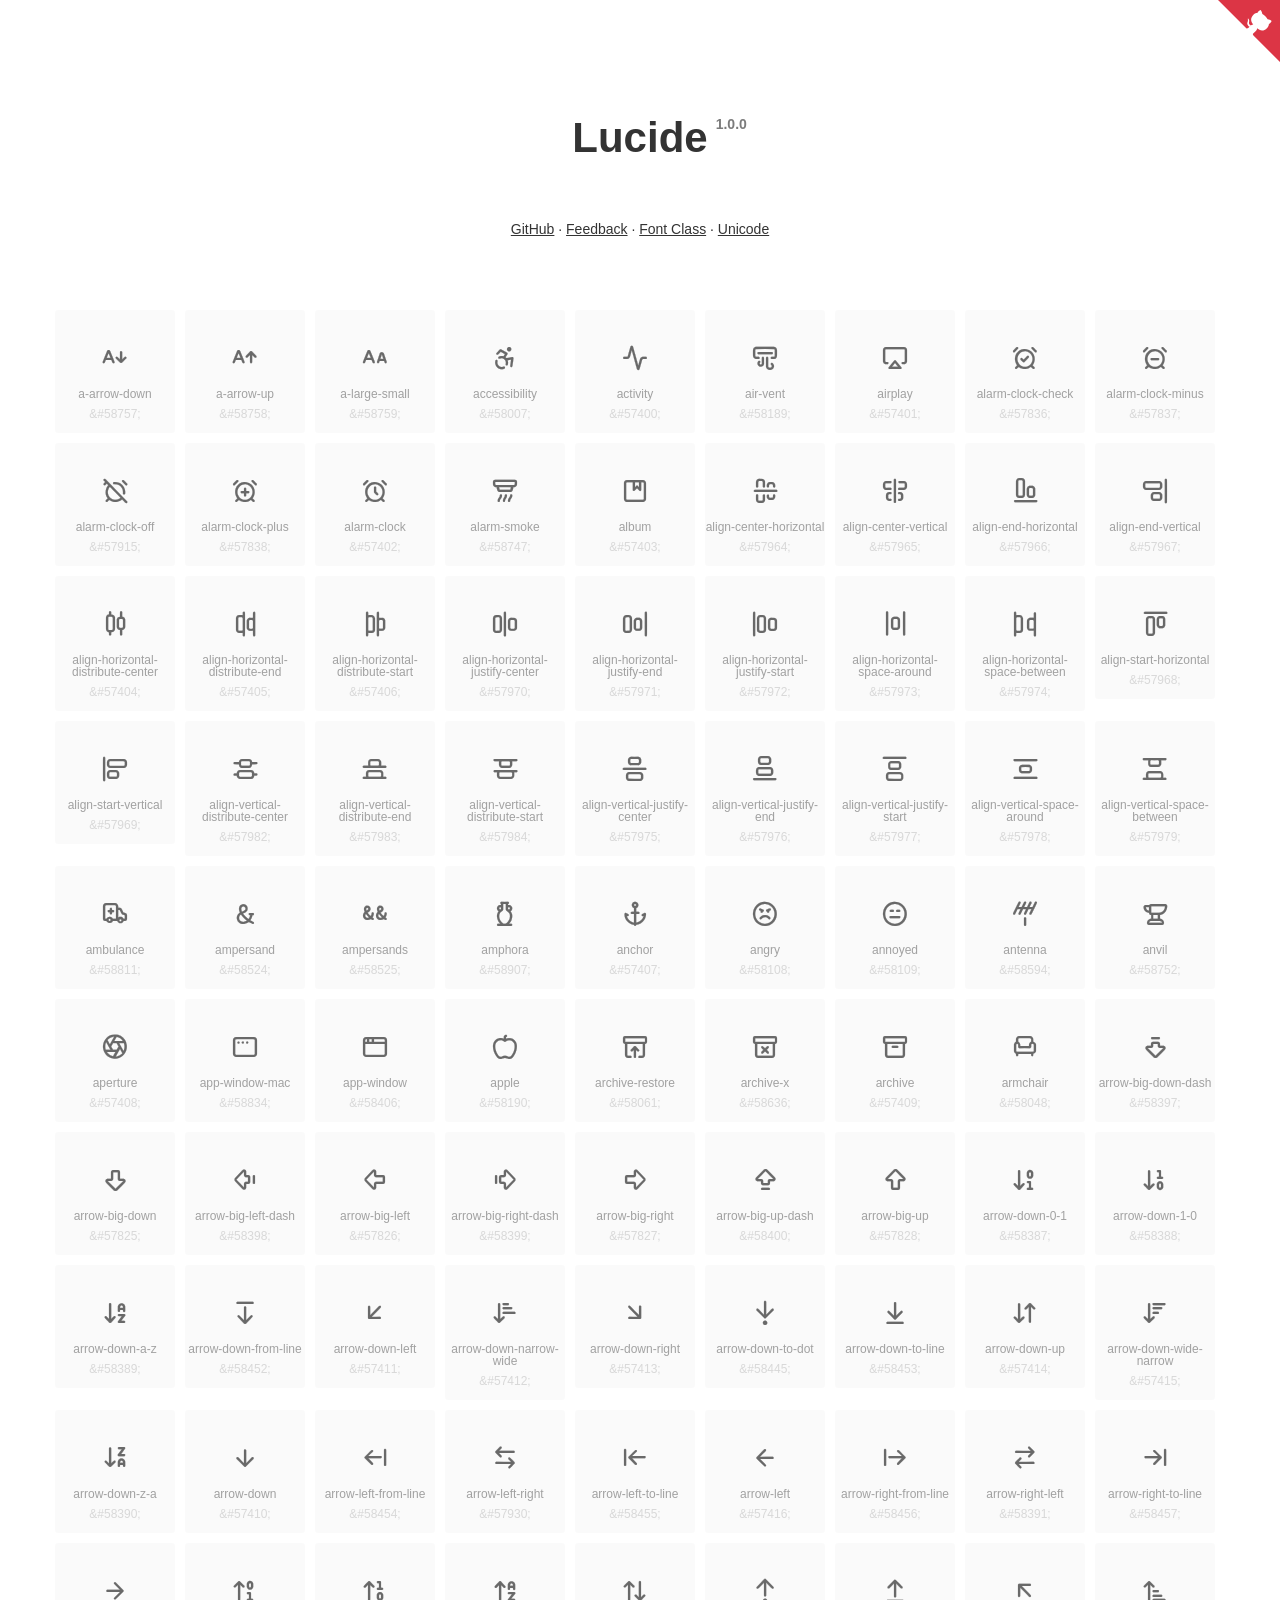
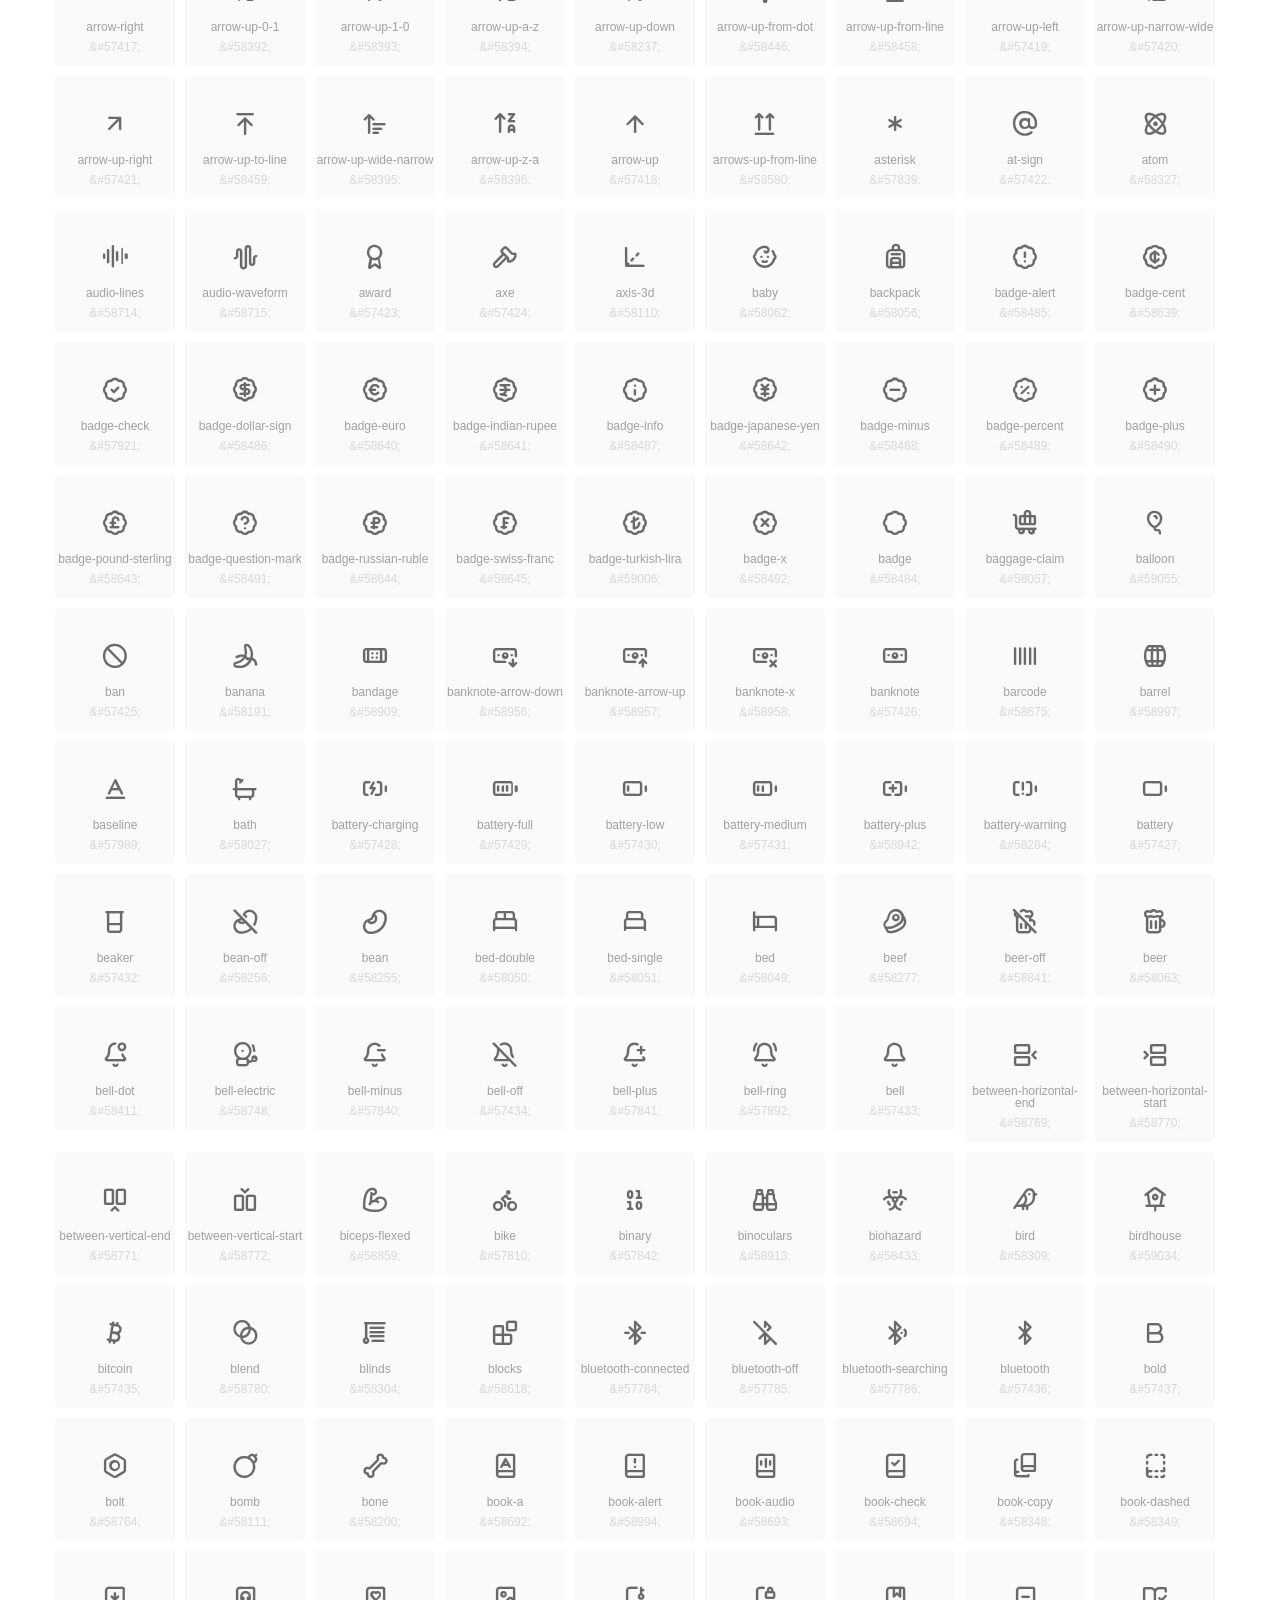
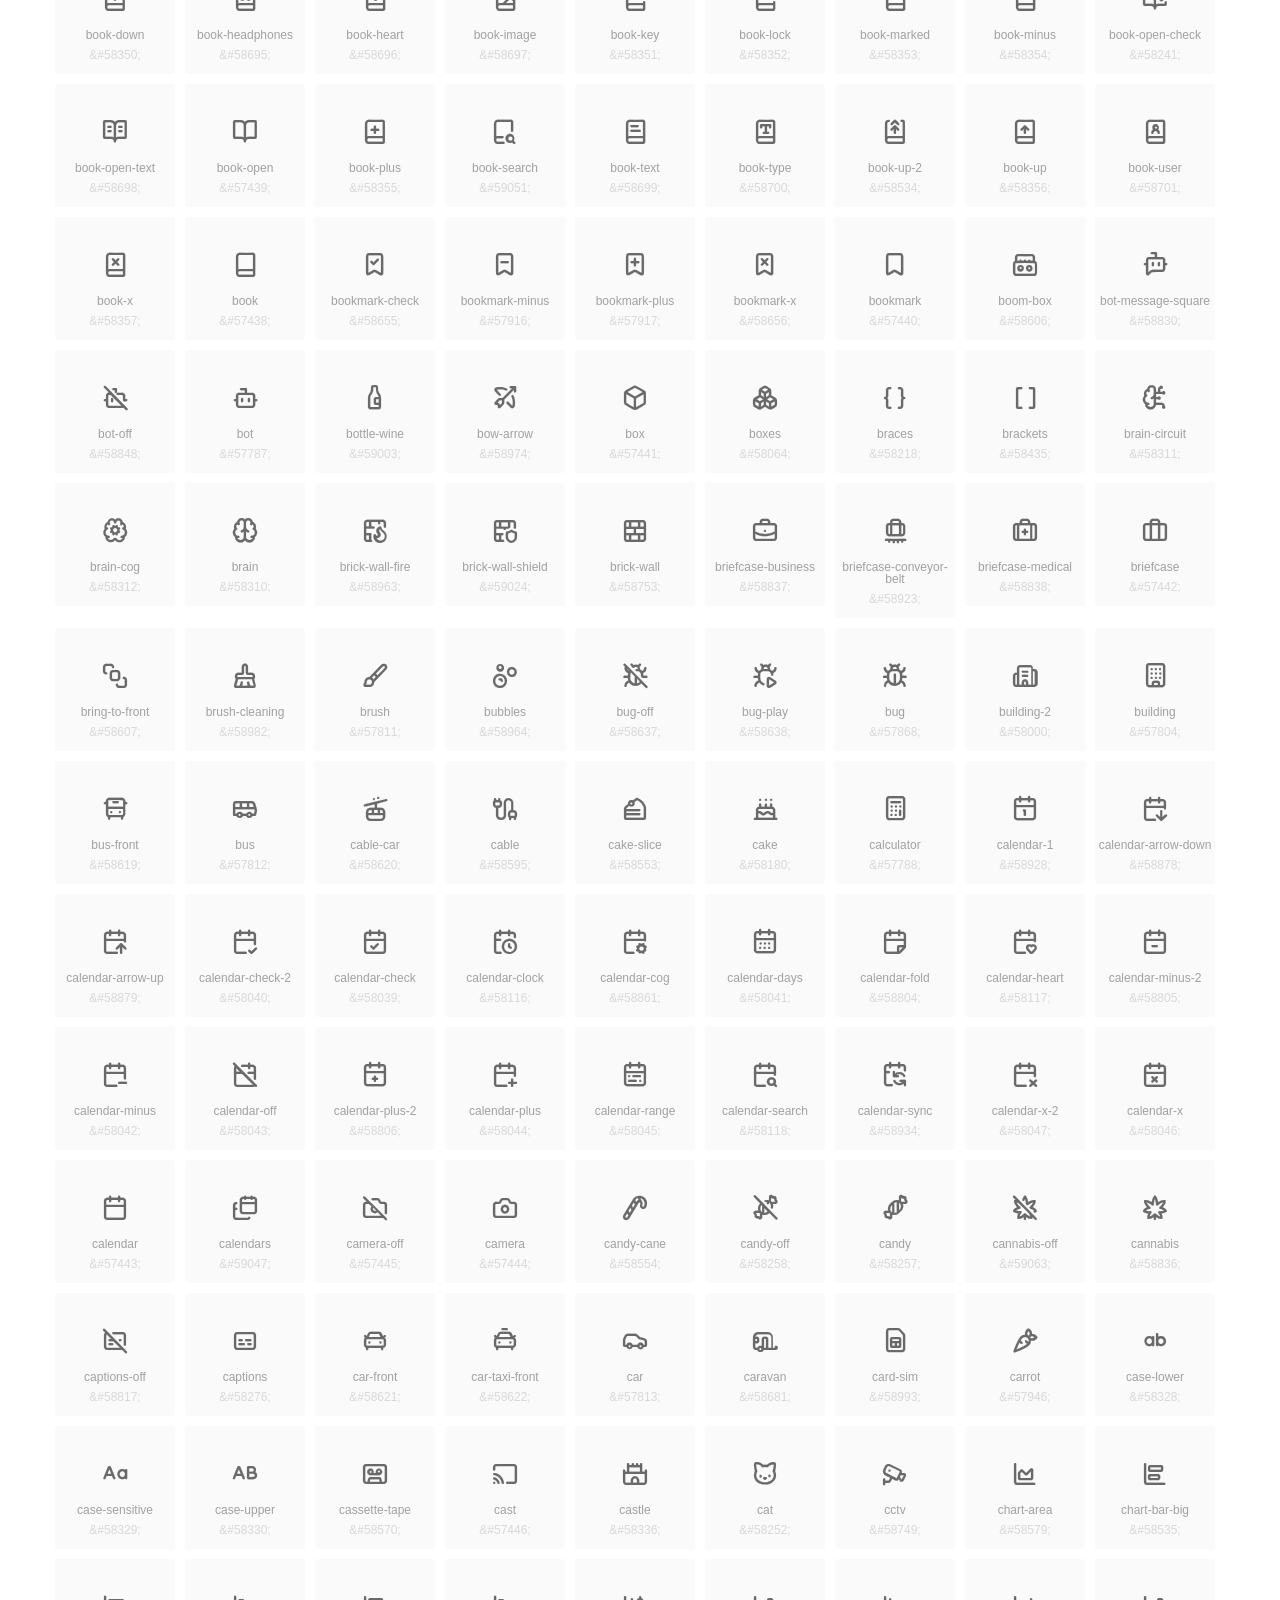
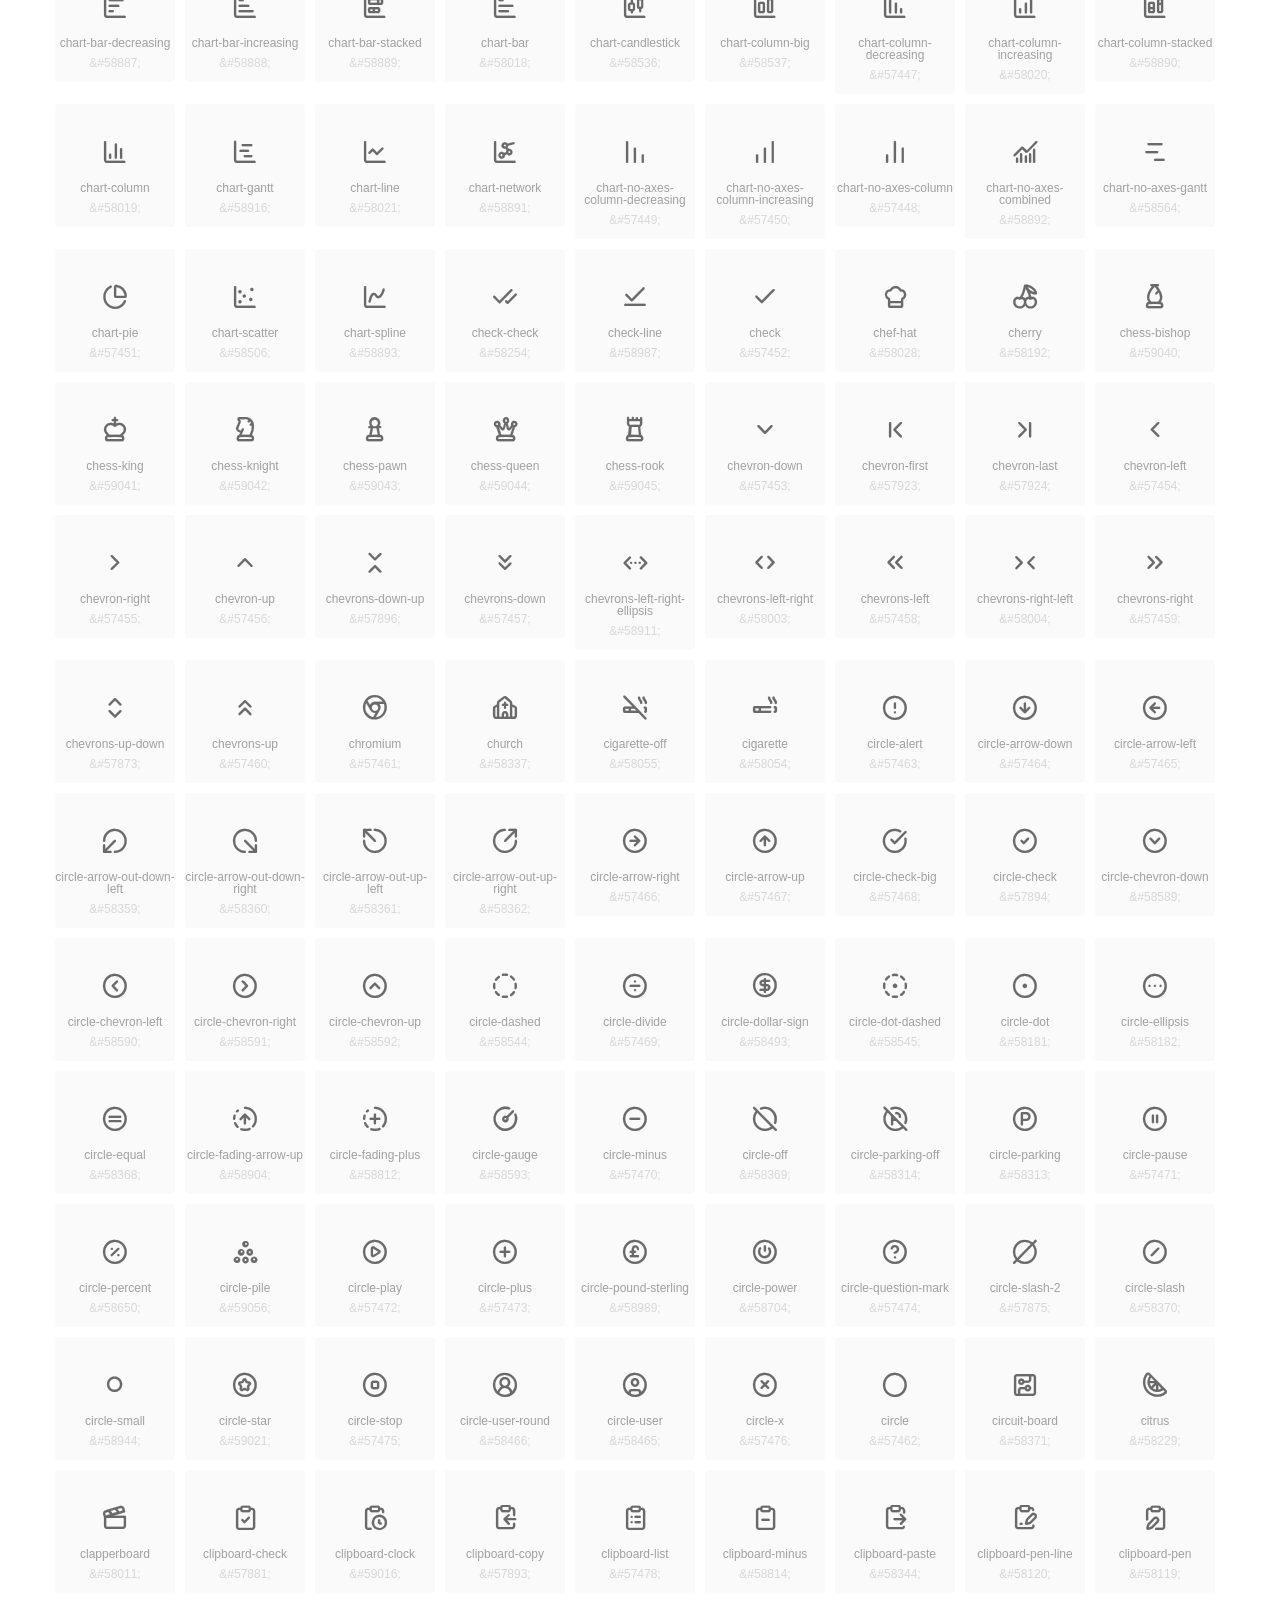
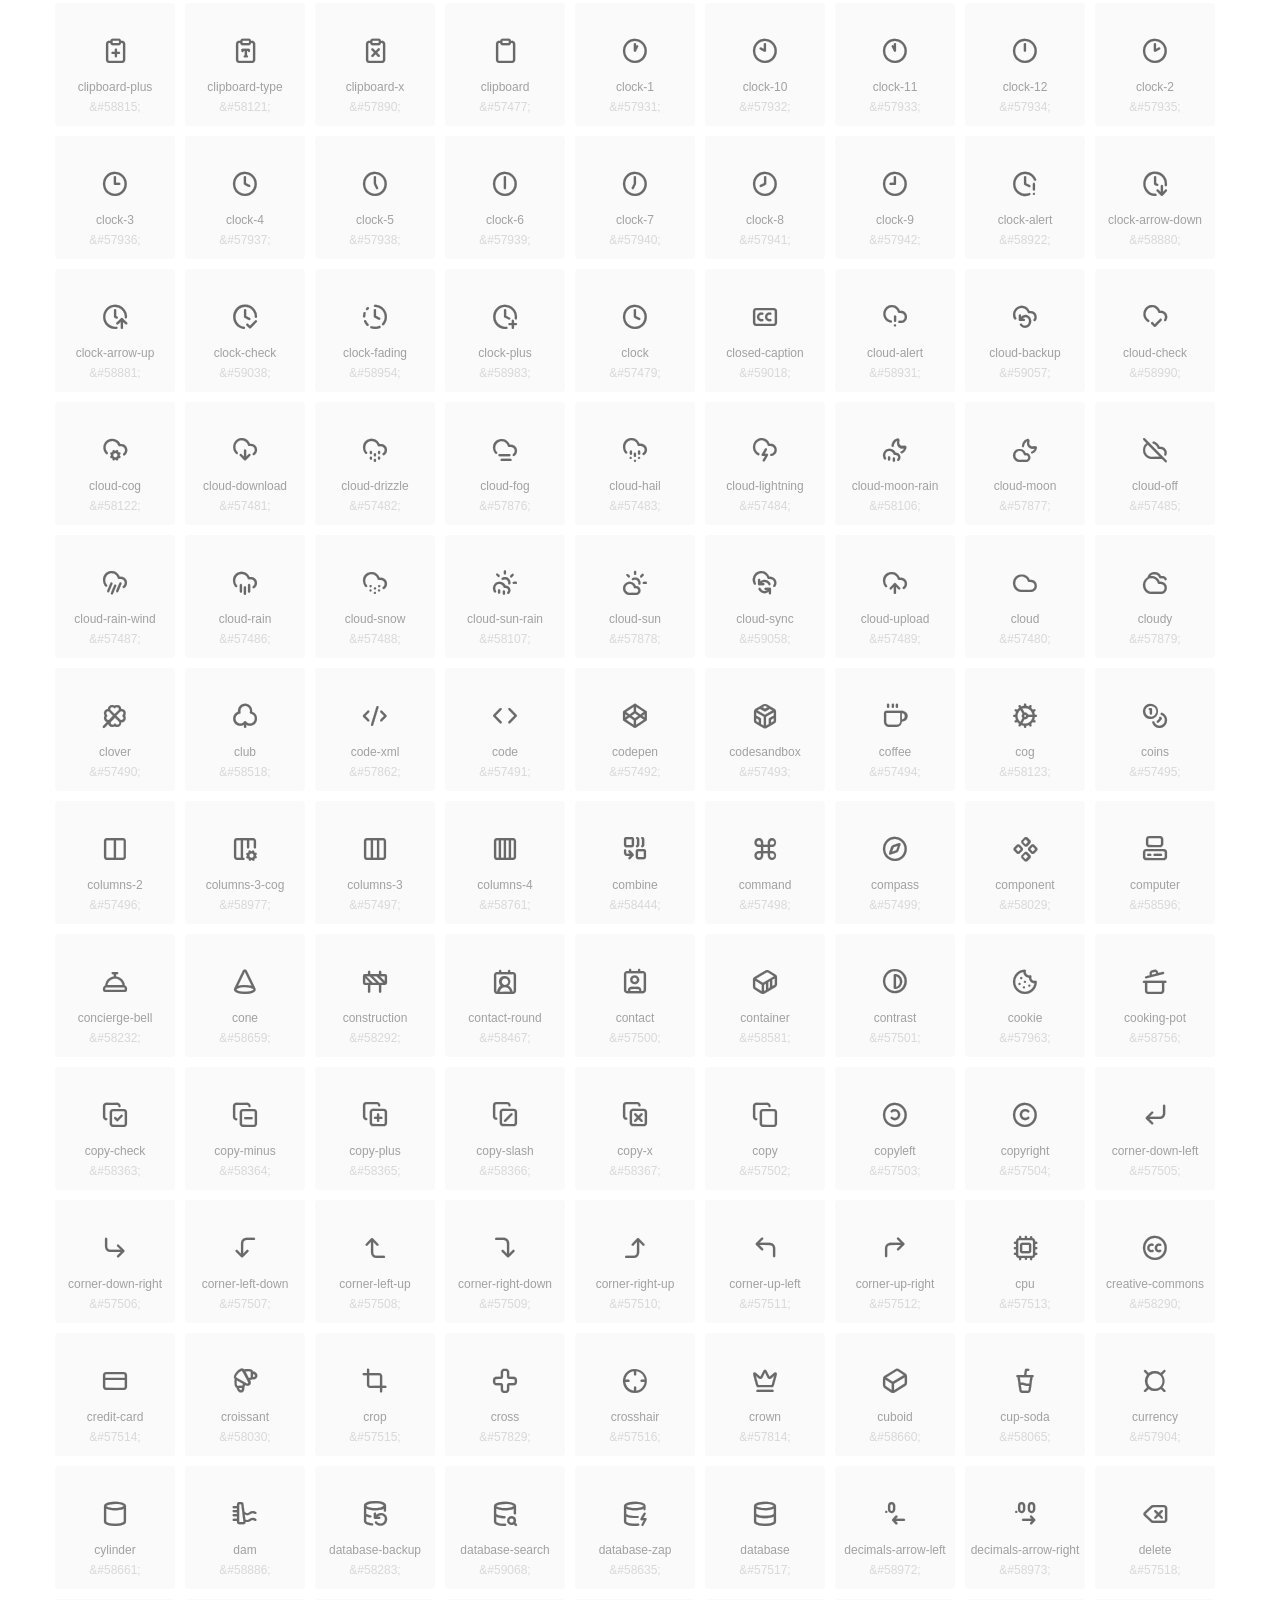
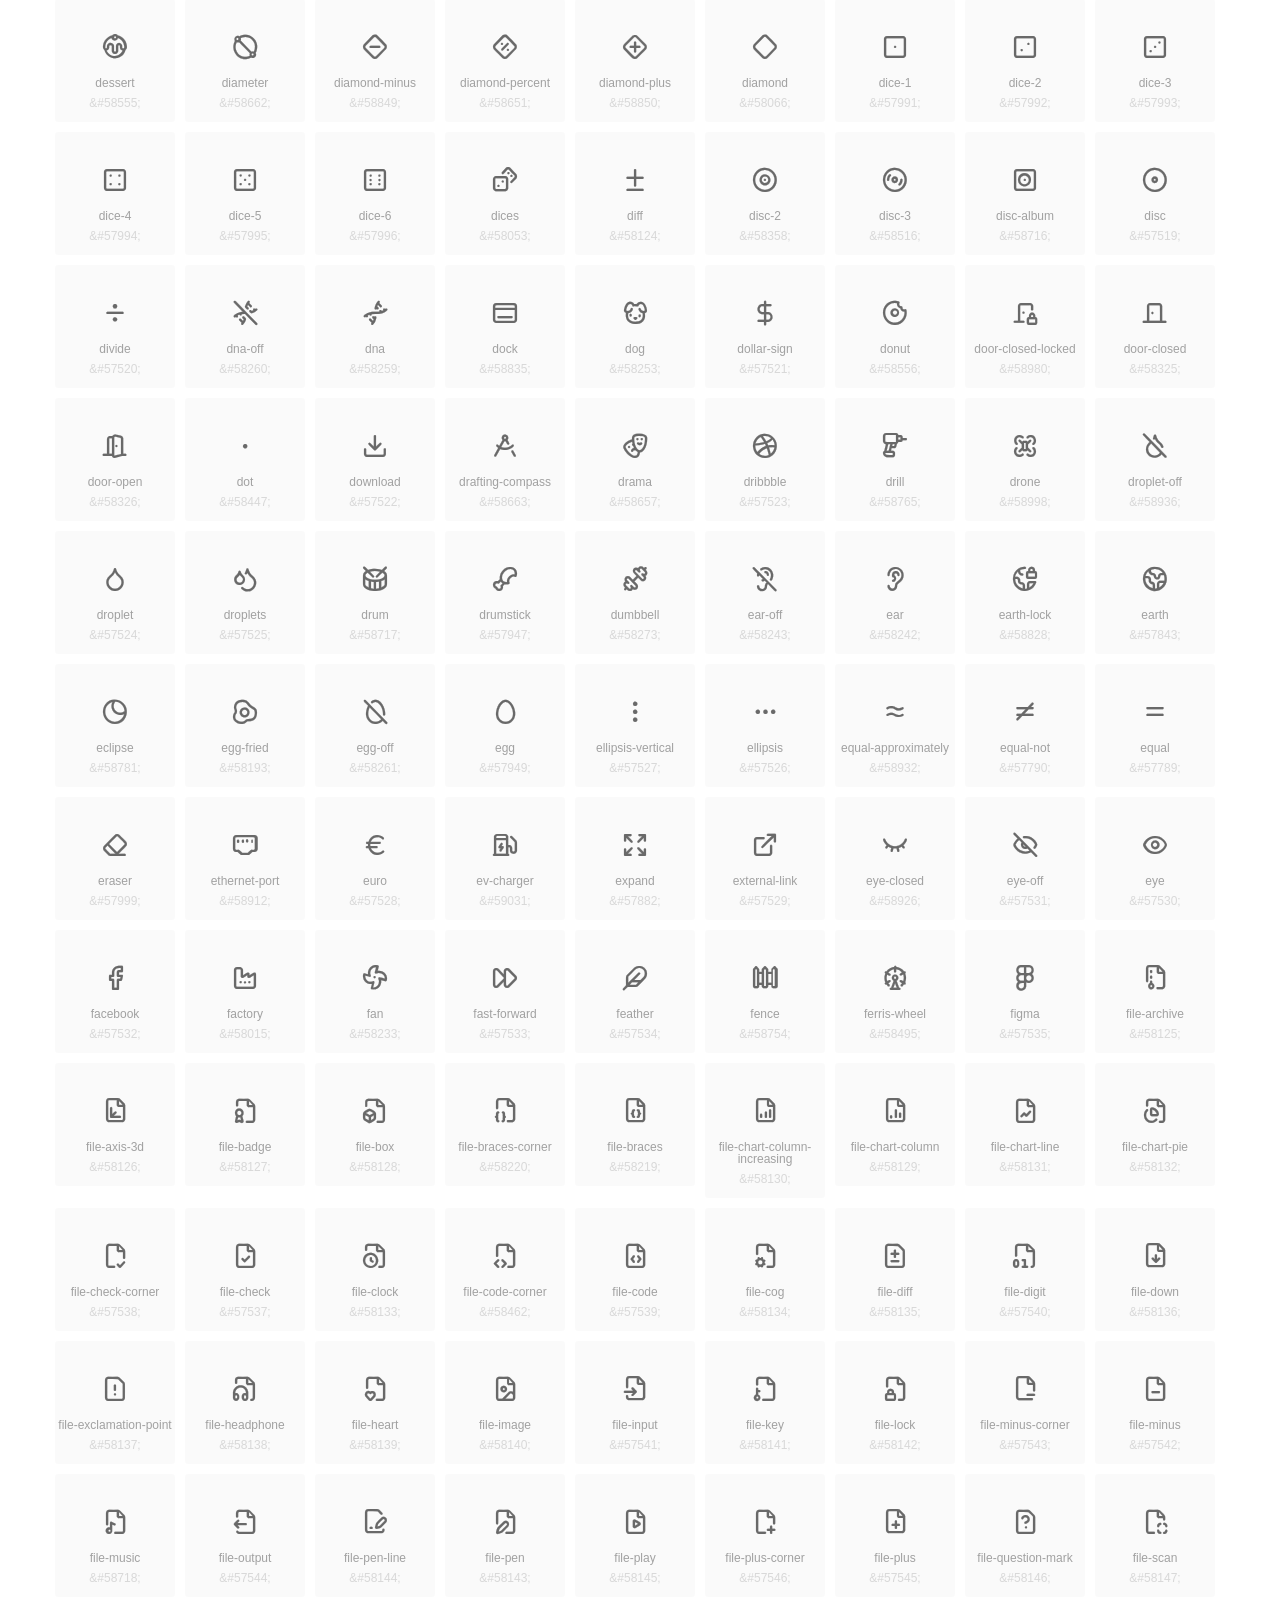
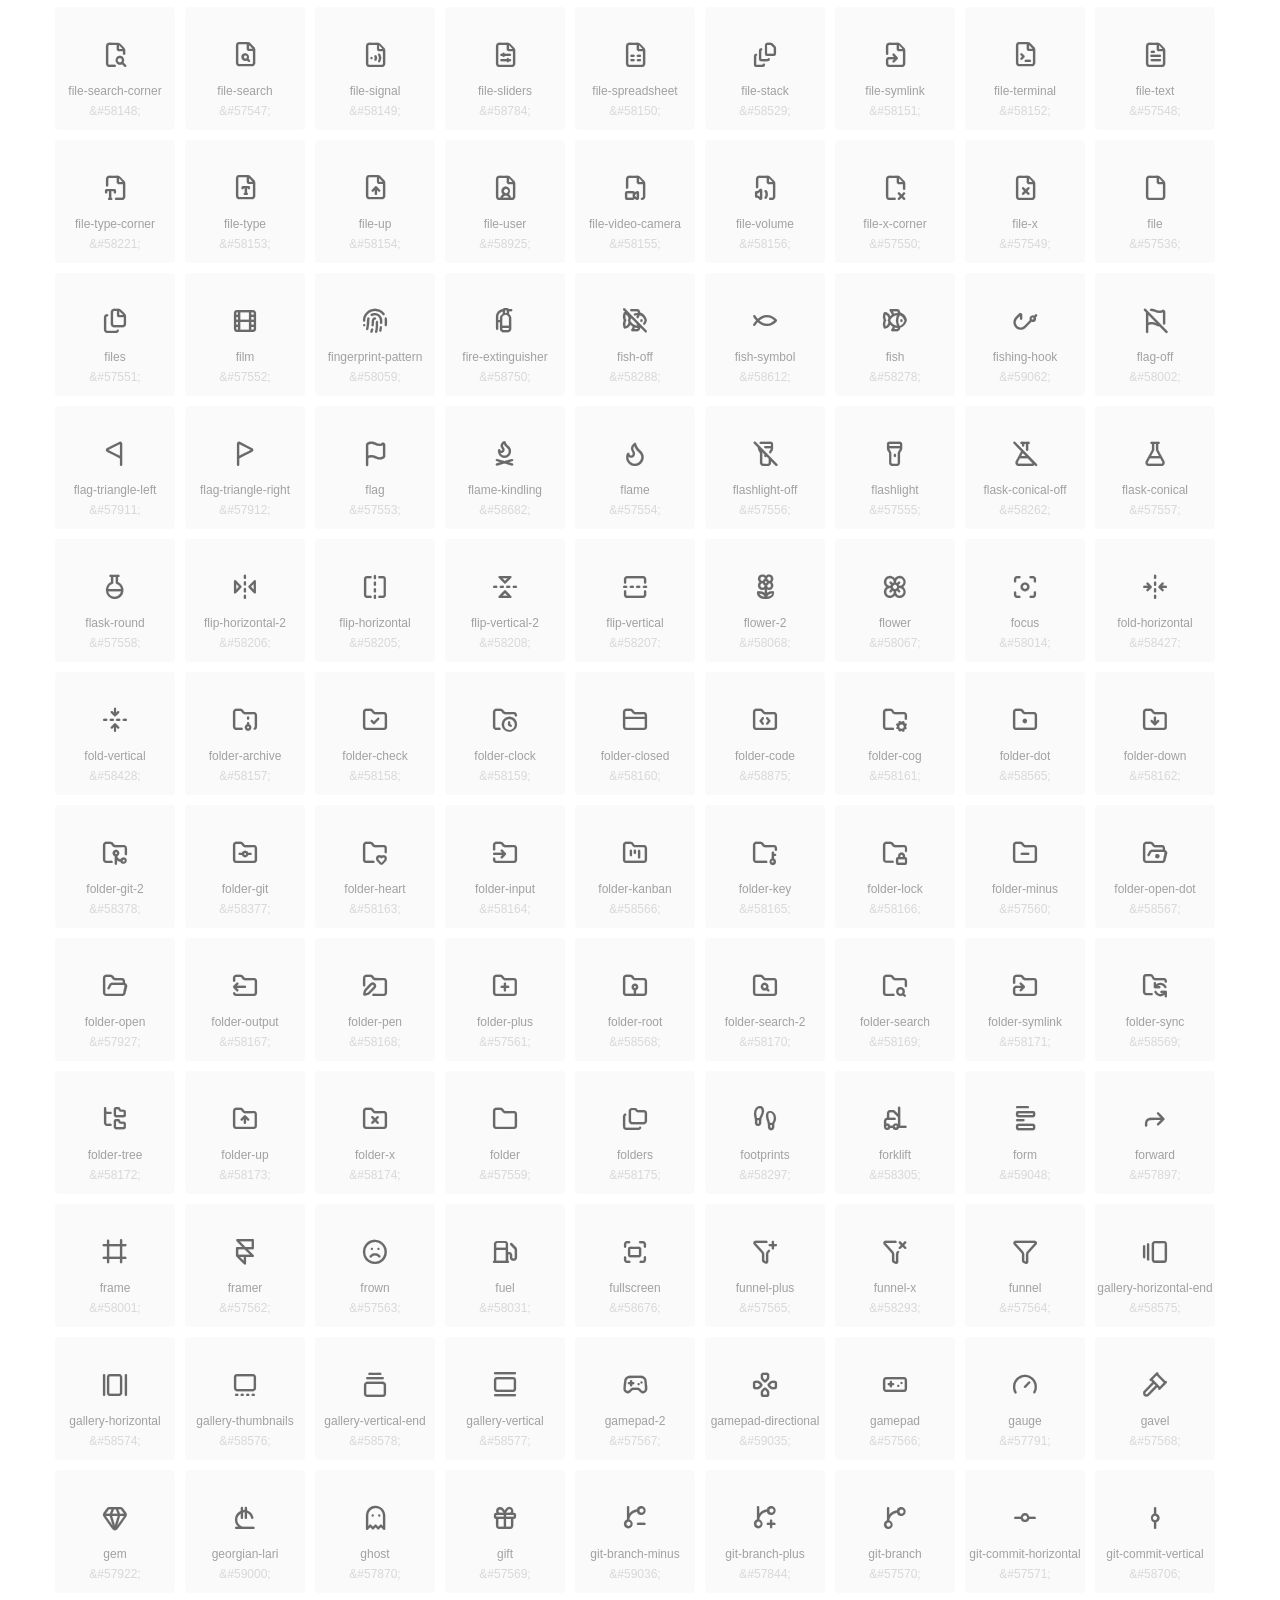
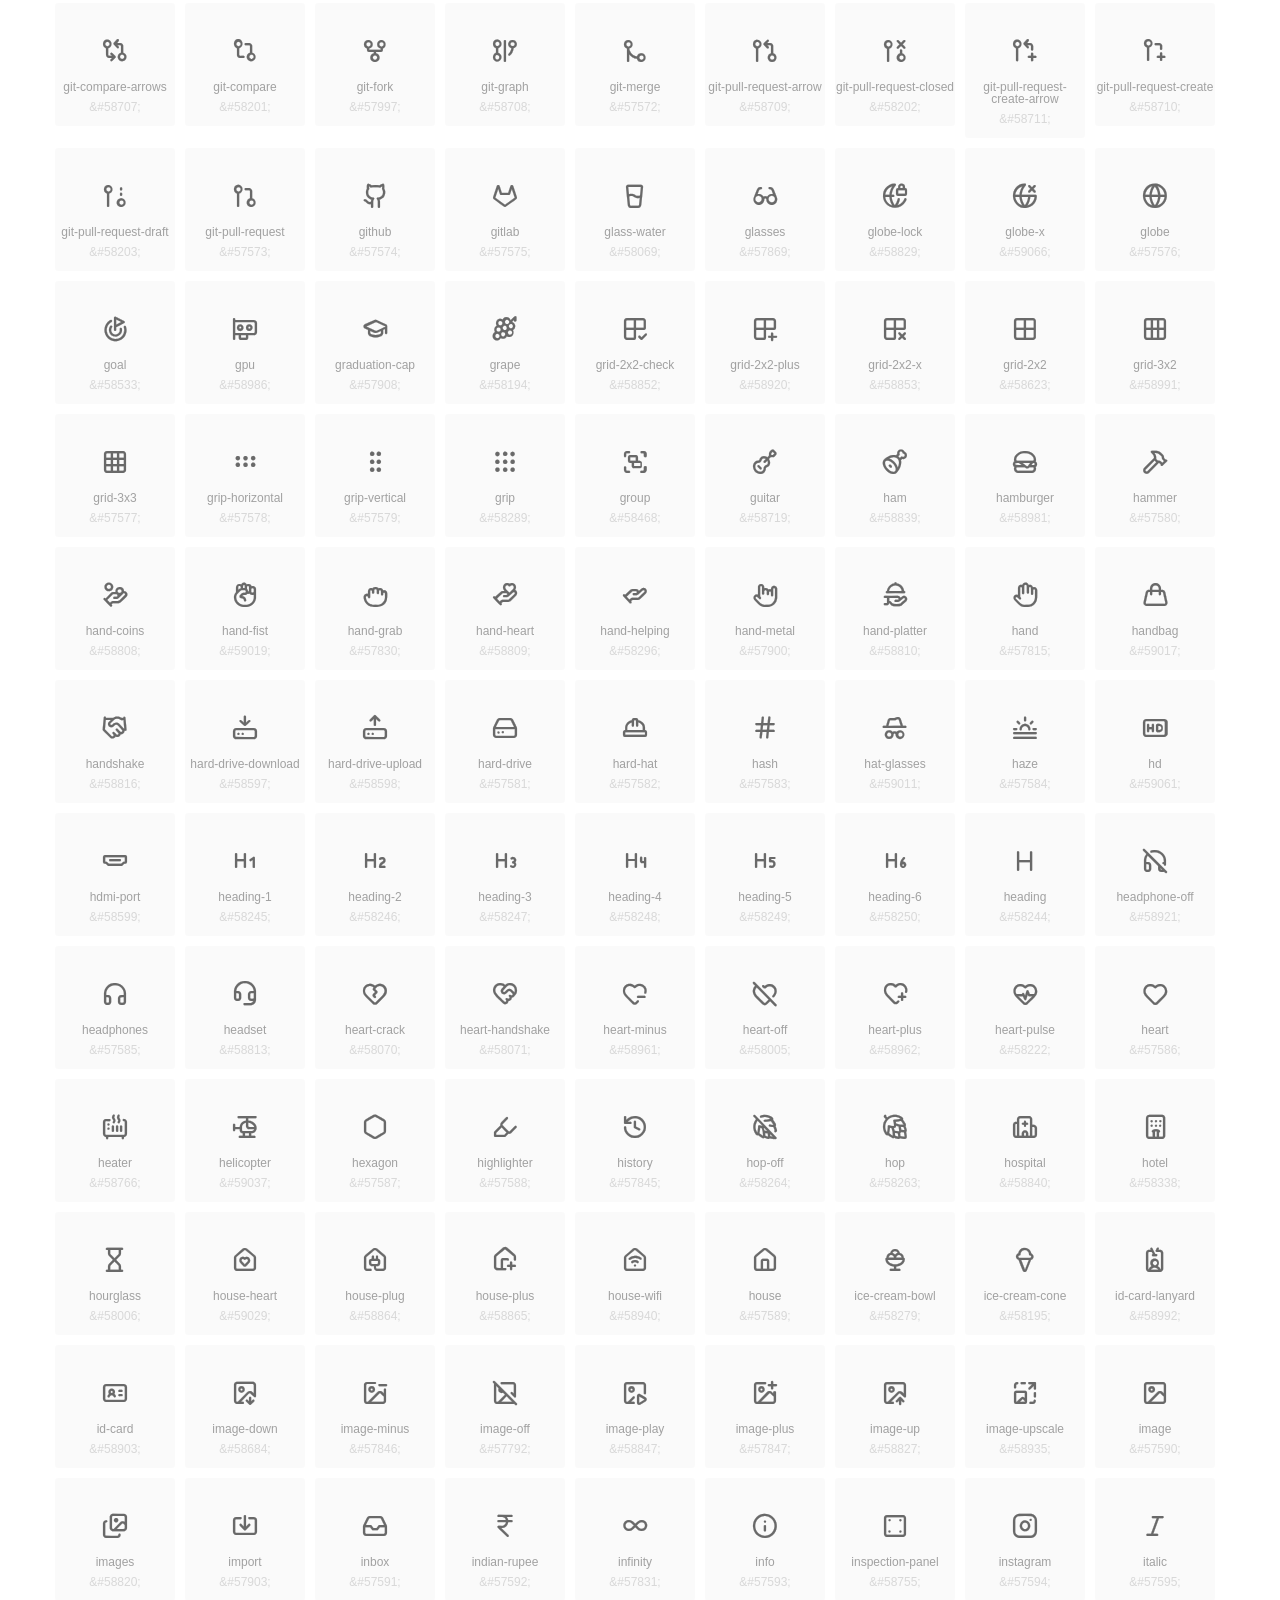
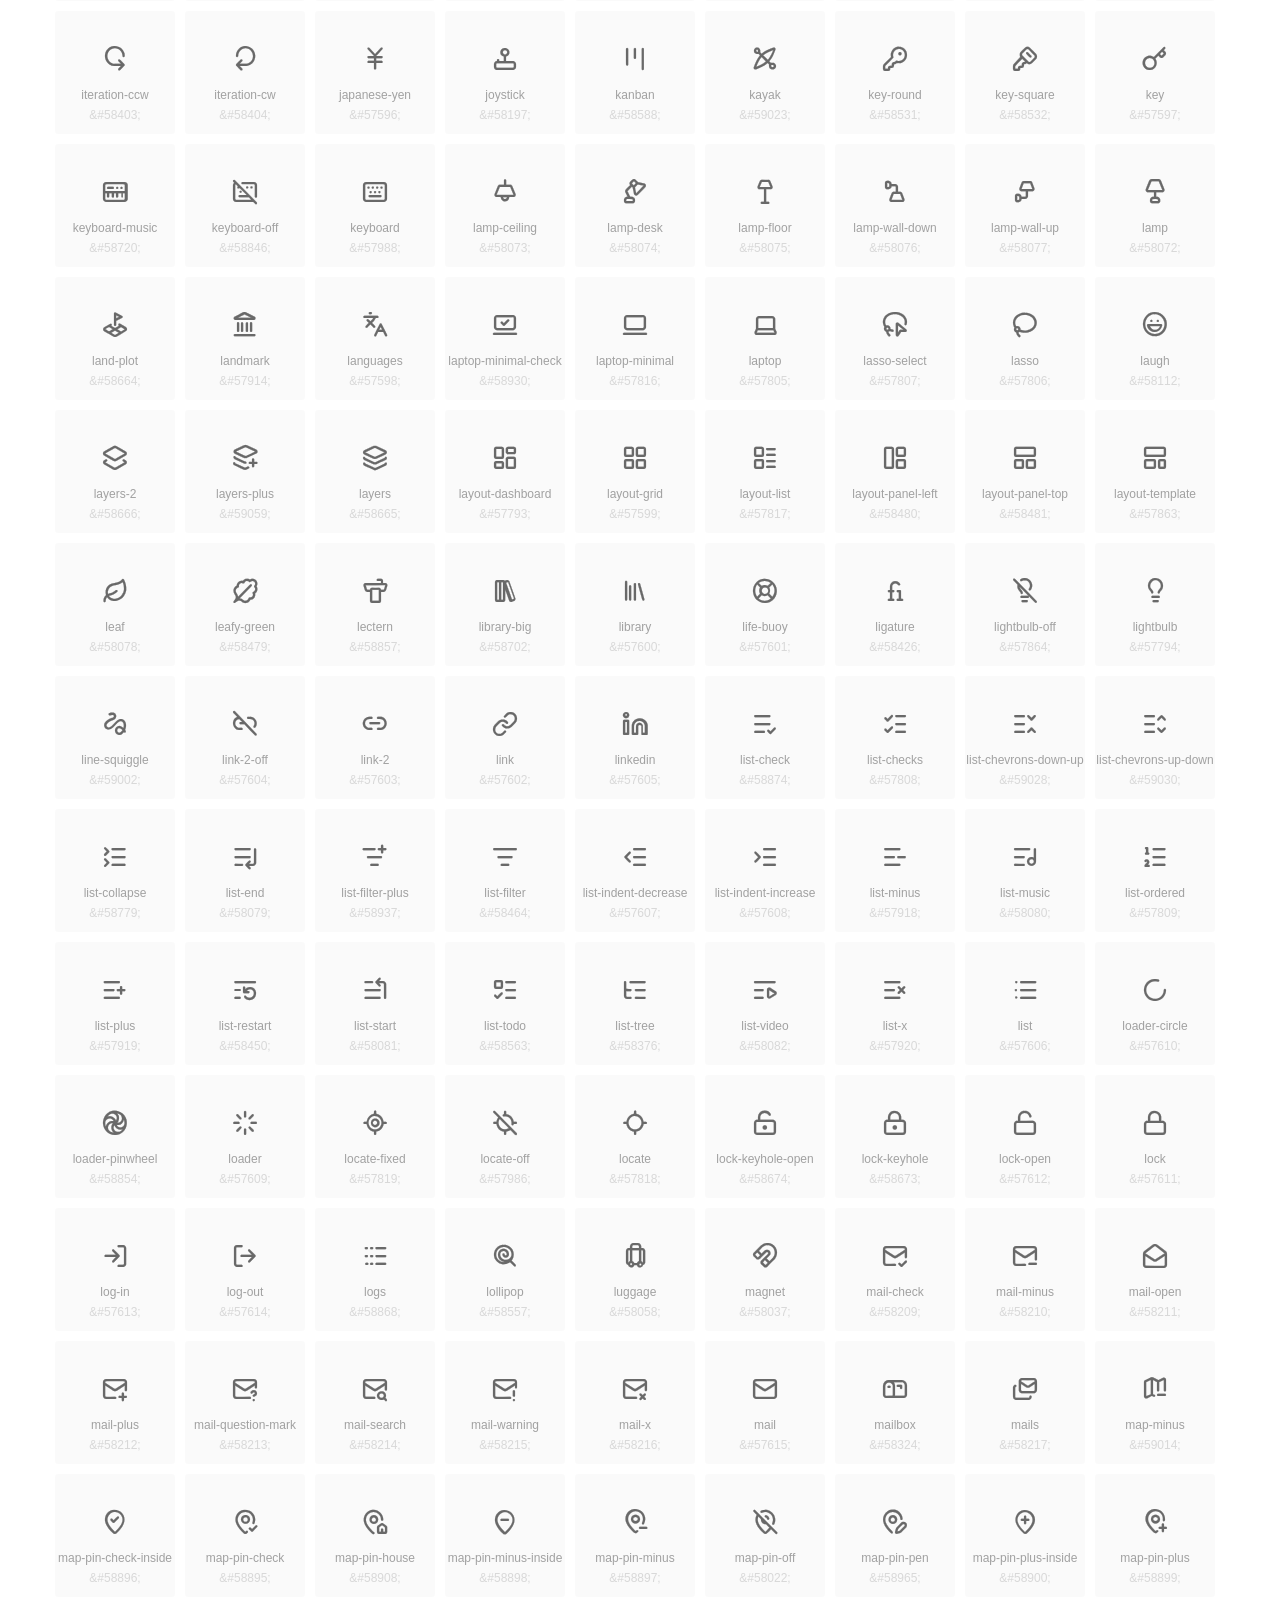
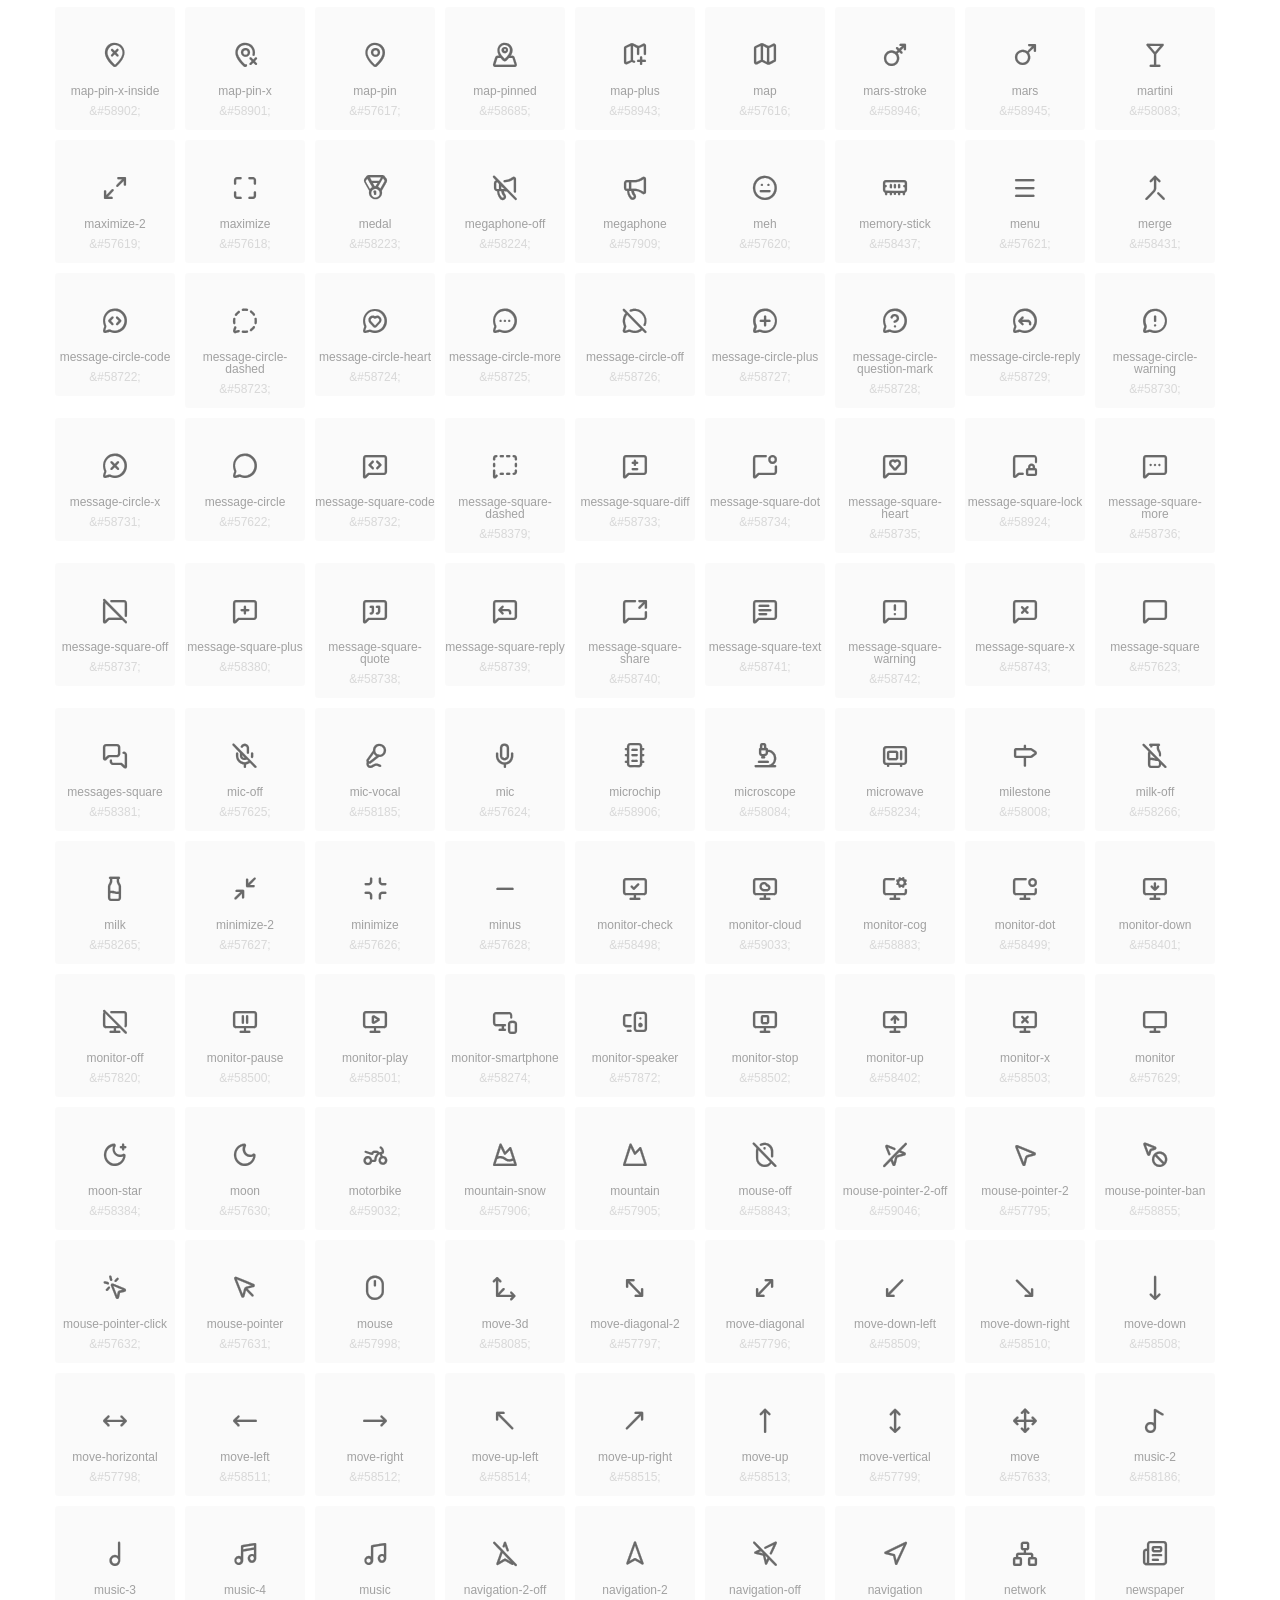
<file: src/icons/lucide-font/unicode.html>
<!DOCTYPE html>
<html lang="en">
<head>
  <meta charset="UTF-8">
  <title>Lucide</title>
  <meta name="viewport" content="width=device-width,minimum-scale=1.0,maximum-scale=1.0,user-scalable=no">
  
    <meta name="description" content="Lucide icons as TTF/EOT/WOFF/WOFF2/SVG.">
  
    <meta name="keywords" content="Lucide,TTF,EOT,WOFF,WOFF2,SVG">
  
  
  
  <style>
    *{margin: 0;padding: 0;list-style: none;}
    body { color: #696969; font: 12px/1.5 tahoma, arial, \5b8b\4f53, sans-serif; }
    a { color: #333; text-decoration: underline; }
    a:hover { color: rgb(9, 73, 209); }
    .header { color: #333; text-align: center; padding: 80px 0 60px 0; min-height: 153px; font-size: 14px; }
    .header .logo svg { height: 120px; width: 120px; }
    .header h1 { font-size: 42px; padding: 26px 0 10px 0; }
    .header sup {font-size: 14px; margin: 8px 0 0 8px; position: absolute; color: #7b7b7b; }
    .info {
      color: #999;
      font-weight: normal;
      max-width: 346px;
      margin: 0 auto;
      padding: 20px 0;
      font-size: 14px;
    }

    .icons { max-width: 1190px; margin: 0 auto; }
    .icons ul { text-align: center; }
    .icons ul li {
      vertical-align: top;
      width: 120px;
      display: inline-block;
      text-align: center;
      background-color: rgba(0,0,0,.02);
      border-radius: 3px;
      padding: 29px 0 10px 0;
      margin-right: 10px;
      margin-top: 10px;
      transition: all 0.6s ease;
    }
    .icons ul li:hover { background-color: rgba(0,0,0,.06); }
    .icons ul li:hover span { color: #3c75e4; opacity: 1; }
    .icons ul li .unicode { color: #8c8c8c; opacity: 0.3; }
    .icons ul li h4 {
      font-weight: normal;
      padding: 10px 0 5px 0;
      display: block;
      color: #8c8c8c;
      font-size: 14px;
      line-height: 12px;
      opacity: 0.8;
    }
    .icons ul li:hover h4 { opacity: 1; }
    .icons ul li svg { width: 24px; height: 24px; }
    .icons ul li:hover { color: #3c75e4; }
    .footer { text-align: center; padding: 10px 0 90px 0; }
    .footer a { text-align: center; padding: 10px 0 90px 0; color: #696969;}
    .footer a:hover { color: #0949d1; }
    .links { text-align: center; padding: 50px 0 0 0; font-size: 14px; }
    
    .icons ul .unicode-icon span { display: block; }
    .icons ul .unicode-icon h4 { font-size: 12px; }
    @font-face {
      font-family: "lucide";
      src: url("lucide.eot");
      /* IE9*/
      src: url("lucide.eot#iefix") format("embedded-opentype"),
      /* IE6-IE8 */
      url("lucide.woff2?1770982321118") format("woff2"),
      url("lucide.woff?1770982321118") format("woff"),
      /* chrome, firefox */
      url("lucide.ttf?1770982321118") format("truetype"),
      /* chrome, firefox, opera, Safari, Android, iOS 4.2+*/
      url("lucide.svg#lucide?1770982321118") format("svg");
      /* iOS 4.1- */
    }
    .iconfont {
      font-family: "lucide" !important;
      font-size: 26px;
      font-style: normal;
      -webkit-font-smoothing: antialiased;
      -webkit-text-stroke-width: 0.2px;
      -moz-osx-font-smoothing: grayscale;
    }
    
    
    .github-corner:hover .octo-arm { animation: octocat-wave 560ms ease-in-out; }
    .github-corner svg { position: fixed; z-index: 999; border: 0px; top: 0px; right: 0px;}
    @keyframes octocat-wave{
      0%, 100% { transform: rotate(0); }
      20%, 60% { transform: rotate(-25deg); }
      40%, 80% { transform: rotate(10deg); }
    }
    @media (max-width:500px){
      .github-corner:hover .octo-arm { animation: none; }
      .github-corner .octo-arm { animation: octocat-wave 560ms ease-in-out; }
    }
    
  </style>
</head>

<body>
  
    <a href="https://github.com/lucide-icons/lucide" target="__blank" class="github-corner">
      <svg width="62" height="62" viewBox="0 0 250 250" aria-hidden="true" style="fill: #dc3545; color: rgb(255, 255, 255); ">
        <path d="M0,0 L115,115 L130,115 L142,142 L250,250 L250,0 Z"></path>
        <path d="M128.3,109.0 C113.8,99.7 119.0,89.6 119.0,89.6 C122.0,82.7 120.5,78.6 120.5,78.6 C119.2,72.0 123.4,76.3 123.4,76.3 C127.3,80.9 125.5,87.3 125.5,87.3 C122.9,97.6 130.6,101.9 134.4,103.2" fill="currentColor" class="octo-arm" style="transform-origin: 130px 106px;"></path>
        <path d="M115.0,115.0 C114.9,115.1 118.7,116.5 119.8,115.4 L133.7,101.6 C136.9,99.2 139.9,98.4 142.2,98.6 C133.8,88.0 127.5,74.4 143.8,58.0 C148.5,53.4 154.0,51.2 159.7,51.0 C160.3,49.4 163.2,43.6 171.4,40.1 C171.4,40.1 176.1,42.5 178.8,56.2 C183.1,58.6 187.2,61.8 190.9,65.4 C194.5,69.0 197.7,73.2 200.1,77.6 C213.8,80.2 216.3,84.9 216.3,84.9 C212.7,93.1 206.9,96.0 205.4,96.6 C205.1,102.4 203.0,107.8 198.3,112.5 C181.9,128.9 168.3,122.5 157.7,114.1 C157.9,116.9 156.7,120.9 152.7,124.9 L141.0,136.5 C139.8,137.7 141.6,141.9 141.8,141.8 Z" fill="currentColor" class="octo-body"></path>
      </svg>
    </a>
  
  <div class="header">
    
    <h1>Lucide<sup>1.0.0</sup></h1>
    <div class="info">
      
    </div>
    <p>
      
        <a href="https://github.com/lucide-icons/lucide">GitHub</a> · 
      
        <a href="https://github.com/lucide-icons/lucide/issues">Feedback</a> · 
      
        <a href="index.html">Font Class</a> · 
      
        <a href="unicode.html">Unicode</a>
      
    </p>
  </div>
  <div class="icons">
    <ul>
      <li class="unicode-icon"><span class="iconfont"></span><h4>a-arrow-down</h4><span class="unicode">&amp;#58757;</span></li><li class="unicode-icon"><span class="iconfont"></span><h4>a-arrow-up</h4><span class="unicode">&amp;#58758;</span></li><li class="unicode-icon"><span class="iconfont"></span><h4>a-large-small</h4><span class="unicode">&amp;#58759;</span></li><li class="unicode-icon"><span class="iconfont"></span><h4>accessibility</h4><span class="unicode">&amp;#58007;</span></li><li class="unicode-icon"><span class="iconfont"></span><h4>activity</h4><span class="unicode">&amp;#57400;</span></li><li class="unicode-icon"><span class="iconfont"></span><h4>air-vent</h4><span class="unicode">&amp;#58189;</span></li><li class="unicode-icon"><span class="iconfont"></span><h4>airplay</h4><span class="unicode">&amp;#57401;</span></li><li class="unicode-icon"><span class="iconfont"></span><h4>alarm-clock-check</h4><span class="unicode">&amp;#57836;</span></li><li class="unicode-icon"><span class="iconfont"></span><h4>alarm-clock-minus</h4><span class="unicode">&amp;#57837;</span></li><li class="unicode-icon"><span class="iconfont"></span><h4>alarm-clock-off</h4><span class="unicode">&amp;#57915;</span></li><li class="unicode-icon"><span class="iconfont"></span><h4>alarm-clock-plus</h4><span class="unicode">&amp;#57838;</span></li><li class="unicode-icon"><span class="iconfont"></span><h4>alarm-clock</h4><span class="unicode">&amp;#57402;</span></li><li class="unicode-icon"><span class="iconfont"></span><h4>alarm-smoke</h4><span class="unicode">&amp;#58747;</span></li><li class="unicode-icon"><span class="iconfont"></span><h4>album</h4><span class="unicode">&amp;#57403;</span></li><li class="unicode-icon"><span class="iconfont"></span><h4>align-center-horizontal</h4><span class="unicode">&amp;#57964;</span></li><li class="unicode-icon"><span class="iconfont"></span><h4>align-center-vertical</h4><span class="unicode">&amp;#57965;</span></li><li class="unicode-icon"><span class="iconfont"></span><h4>align-end-horizontal</h4><span class="unicode">&amp;#57966;</span></li><li class="unicode-icon"><span class="iconfont"></span><h4>align-end-vertical</h4><span class="unicode">&amp;#57967;</span></li><li class="unicode-icon"><span class="iconfont"></span><h4>align-horizontal-distribute-center</h4><span class="unicode">&amp;#57404;</span></li><li class="unicode-icon"><span class="iconfont"></span><h4>align-horizontal-distribute-end</h4><span class="unicode">&amp;#57405;</span></li><li class="unicode-icon"><span class="iconfont"></span><h4>align-horizontal-distribute-start</h4><span class="unicode">&amp;#57406;</span></li><li class="unicode-icon"><span class="iconfont"></span><h4>align-horizontal-justify-center</h4><span class="unicode">&amp;#57970;</span></li><li class="unicode-icon"><span class="iconfont"></span><h4>align-horizontal-justify-end</h4><span class="unicode">&amp;#57971;</span></li><li class="unicode-icon"><span class="iconfont"></span><h4>align-horizontal-justify-start</h4><span class="unicode">&amp;#57972;</span></li><li class="unicode-icon"><span class="iconfont"></span><h4>align-horizontal-space-around</h4><span class="unicode">&amp;#57973;</span></li><li class="unicode-icon"><span class="iconfont"></span><h4>align-horizontal-space-between</h4><span class="unicode">&amp;#57974;</span></li><li class="unicode-icon"><span class="iconfont"></span><h4>align-start-horizontal</h4><span class="unicode">&amp;#57968;</span></li><li class="unicode-icon"><span class="iconfont"></span><h4>align-start-vertical</h4><span class="unicode">&amp;#57969;</span></li><li class="unicode-icon"><span class="iconfont"></span><h4>align-vertical-distribute-center</h4><span class="unicode">&amp;#57982;</span></li><li class="unicode-icon"><span class="iconfont"></span><h4>align-vertical-distribute-end</h4><span class="unicode">&amp;#57983;</span></li><li class="unicode-icon"><span class="iconfont"></span><h4>align-vertical-distribute-start</h4><span class="unicode">&amp;#57984;</span></li><li class="unicode-icon"><span class="iconfont"></span><h4>align-vertical-justify-center</h4><span class="unicode">&amp;#57975;</span></li><li class="unicode-icon"><span class="iconfont"></span><h4>align-vertical-justify-end</h4><span class="unicode">&amp;#57976;</span></li><li class="unicode-icon"><span class="iconfont"></span><h4>align-vertical-justify-start</h4><span class="unicode">&amp;#57977;</span></li><li class="unicode-icon"><span class="iconfont"></span><h4>align-vertical-space-around</h4><span class="unicode">&amp;#57978;</span></li><li class="unicode-icon"><span class="iconfont"></span><h4>align-vertical-space-between</h4><span class="unicode">&amp;#57979;</span></li><li class="unicode-icon"><span class="iconfont"></span><h4>ambulance</h4><span class="unicode">&amp;#58811;</span></li><li class="unicode-icon"><span class="iconfont"></span><h4>ampersand</h4><span class="unicode">&amp;#58524;</span></li><li class="unicode-icon"><span class="iconfont"></span><h4>ampersands</h4><span class="unicode">&amp;#58525;</span></li><li class="unicode-icon"><span class="iconfont"></span><h4>amphora</h4><span class="unicode">&amp;#58907;</span></li><li class="unicode-icon"><span class="iconfont"></span><h4>anchor</h4><span class="unicode">&amp;#57407;</span></li><li class="unicode-icon"><span class="iconfont"></span><h4>angry</h4><span class="unicode">&amp;#58108;</span></li><li class="unicode-icon"><span class="iconfont"></span><h4>annoyed</h4><span class="unicode">&amp;#58109;</span></li><li class="unicode-icon"><span class="iconfont"></span><h4>antenna</h4><span class="unicode">&amp;#58594;</span></li><li class="unicode-icon"><span class="iconfont"></span><h4>anvil</h4><span class="unicode">&amp;#58752;</span></li><li class="unicode-icon"><span class="iconfont"></span><h4>aperture</h4><span class="unicode">&amp;#57408;</span></li><li class="unicode-icon"><span class="iconfont"></span><h4>app-window-mac</h4><span class="unicode">&amp;#58834;</span></li><li class="unicode-icon"><span class="iconfont"></span><h4>app-window</h4><span class="unicode">&amp;#58406;</span></li><li class="unicode-icon"><span class="iconfont"></span><h4>apple</h4><span class="unicode">&amp;#58190;</span></li><li class="unicode-icon"><span class="iconfont"></span><h4>archive-restore</h4><span class="unicode">&amp;#58061;</span></li><li class="unicode-icon"><span class="iconfont"></span><h4>archive-x</h4><span class="unicode">&amp;#58636;</span></li><li class="unicode-icon"><span class="iconfont"></span><h4>archive</h4><span class="unicode">&amp;#57409;</span></li><li class="unicode-icon"><span class="iconfont"></span><h4>armchair</h4><span class="unicode">&amp;#58048;</span></li><li class="unicode-icon"><span class="iconfont"></span><h4>arrow-big-down-dash</h4><span class="unicode">&amp;#58397;</span></li><li class="unicode-icon"><span class="iconfont"></span><h4>arrow-big-down</h4><span class="unicode">&amp;#57825;</span></li><li class="unicode-icon"><span class="iconfont"></span><h4>arrow-big-left-dash</h4><span class="unicode">&amp;#58398;</span></li><li class="unicode-icon"><span class="iconfont"></span><h4>arrow-big-left</h4><span class="unicode">&amp;#57826;</span></li><li class="unicode-icon"><span class="iconfont"></span><h4>arrow-big-right-dash</h4><span class="unicode">&amp;#58399;</span></li><li class="unicode-icon"><span class="iconfont"></span><h4>arrow-big-right</h4><span class="unicode">&amp;#57827;</span></li><li class="unicode-icon"><span class="iconfont"></span><h4>arrow-big-up-dash</h4><span class="unicode">&amp;#58400;</span></li><li class="unicode-icon"><span class="iconfont"></span><h4>arrow-big-up</h4><span class="unicode">&amp;#57828;</span></li><li class="unicode-icon"><span class="iconfont"></span><h4>arrow-down-0-1</h4><span class="unicode">&amp;#58387;</span></li><li class="unicode-icon"><span class="iconfont"></span><h4>arrow-down-1-0</h4><span class="unicode">&amp;#58388;</span></li><li class="unicode-icon"><span class="iconfont"></span><h4>arrow-down-a-z</h4><span class="unicode">&amp;#58389;</span></li><li class="unicode-icon"><span class="iconfont"></span><h4>arrow-down-from-line</h4><span class="unicode">&amp;#58452;</span></li><li class="unicode-icon"><span class="iconfont"></span><h4>arrow-down-left</h4><span class="unicode">&amp;#57411;</span></li><li class="unicode-icon"><span class="iconfont"></span><h4>arrow-down-narrow-wide</h4><span class="unicode">&amp;#57412;</span></li><li class="unicode-icon"><span class="iconfont"></span><h4>arrow-down-right</h4><span class="unicode">&amp;#57413;</span></li><li class="unicode-icon"><span class="iconfont"></span><h4>arrow-down-to-dot</h4><span class="unicode">&amp;#58445;</span></li><li class="unicode-icon"><span class="iconfont"></span><h4>arrow-down-to-line</h4><span class="unicode">&amp;#58453;</span></li><li class="unicode-icon"><span class="iconfont"></span><h4>arrow-down-up</h4><span class="unicode">&amp;#57414;</span></li><li class="unicode-icon"><span class="iconfont"></span><h4>arrow-down-wide-narrow</h4><span class="unicode">&amp;#57415;</span></li><li class="unicode-icon"><span class="iconfont"></span><h4>arrow-down-z-a</h4><span class="unicode">&amp;#58390;</span></li><li class="unicode-icon"><span class="iconfont"></span><h4>arrow-down</h4><span class="unicode">&amp;#57410;</span></li><li class="unicode-icon"><span class="iconfont"></span><h4>arrow-left-from-line</h4><span class="unicode">&amp;#58454;</span></li><li class="unicode-icon"><span class="iconfont"></span><h4>arrow-left-right</h4><span class="unicode">&amp;#57930;</span></li><li class="unicode-icon"><span class="iconfont"></span><h4>arrow-left-to-line</h4><span class="unicode">&amp;#58455;</span></li><li class="unicode-icon"><span class="iconfont"></span><h4>arrow-left</h4><span class="unicode">&amp;#57416;</span></li><li class="unicode-icon"><span class="iconfont"></span><h4>arrow-right-from-line</h4><span class="unicode">&amp;#58456;</span></li><li class="unicode-icon"><span class="iconfont"></span><h4>arrow-right-left</h4><span class="unicode">&amp;#58391;</span></li><li class="unicode-icon"><span class="iconfont"></span><h4>arrow-right-to-line</h4><span class="unicode">&amp;#58457;</span></li><li class="unicode-icon"><span class="iconfont"></span><h4>arrow-right</h4><span class="unicode">&amp;#57417;</span></li><li class="unicode-icon"><span class="iconfont"></span><h4>arrow-up-0-1</h4><span class="unicode">&amp;#58392;</span></li><li class="unicode-icon"><span class="iconfont"></span><h4>arrow-up-1-0</h4><span class="unicode">&amp;#58393;</span></li><li class="unicode-icon"><span class="iconfont"></span><h4>arrow-up-a-z</h4><span class="unicode">&amp;#58394;</span></li><li class="unicode-icon"><span class="iconfont"></span><h4>arrow-up-down</h4><span class="unicode">&amp;#58237;</span></li><li class="unicode-icon"><span class="iconfont"></span><h4>arrow-up-from-dot</h4><span class="unicode">&amp;#58446;</span></li><li class="unicode-icon"><span class="iconfont"></span><h4>arrow-up-from-line</h4><span class="unicode">&amp;#58458;</span></li><li class="unicode-icon"><span class="iconfont"></span><h4>arrow-up-left</h4><span class="unicode">&amp;#57419;</span></li><li class="unicode-icon"><span class="iconfont"></span><h4>arrow-up-narrow-wide</h4><span class="unicode">&amp;#57420;</span></li><li class="unicode-icon"><span class="iconfont"></span><h4>arrow-up-right</h4><span class="unicode">&amp;#57421;</span></li><li class="unicode-icon"><span class="iconfont"></span><h4>arrow-up-to-line</h4><span class="unicode">&amp;#58459;</span></li><li class="unicode-icon"><span class="iconfont"></span><h4>arrow-up-wide-narrow</h4><span class="unicode">&amp;#58395;</span></li><li class="unicode-icon"><span class="iconfont"></span><h4>arrow-up-z-a</h4><span class="unicode">&amp;#58396;</span></li><li class="unicode-icon"><span class="iconfont"></span><h4>arrow-up</h4><span class="unicode">&amp;#57418;</span></li><li class="unicode-icon"><span class="iconfont"></span><h4>arrows-up-from-line</h4><span class="unicode">&amp;#58580;</span></li><li class="unicode-icon"><span class="iconfont"></span><h4>asterisk</h4><span class="unicode">&amp;#57839;</span></li><li class="unicode-icon"><span class="iconfont"></span><h4>at-sign</h4><span class="unicode">&amp;#57422;</span></li><li class="unicode-icon"><span class="iconfont"></span><h4>atom</h4><span class="unicode">&amp;#58327;</span></li><li class="unicode-icon"><span class="iconfont"></span><h4>audio-lines</h4><span class="unicode">&amp;#58714;</span></li><li class="unicode-icon"><span class="iconfont"></span><h4>audio-waveform</h4><span class="unicode">&amp;#58715;</span></li><li class="unicode-icon"><span class="iconfont"></span><h4>award</h4><span class="unicode">&amp;#57423;</span></li><li class="unicode-icon"><span class="iconfont"></span><h4>axe</h4><span class="unicode">&amp;#57424;</span></li><li class="unicode-icon"><span class="iconfont"></span><h4>axis-3d</h4><span class="unicode">&amp;#58110;</span></li><li class="unicode-icon"><span class="iconfont"></span><h4>baby</h4><span class="unicode">&amp;#58062;</span></li><li class="unicode-icon"><span class="iconfont"></span><h4>backpack</h4><span class="unicode">&amp;#58056;</span></li><li class="unicode-icon"><span class="iconfont"></span><h4>badge-alert</h4><span class="unicode">&amp;#58485;</span></li><li class="unicode-icon"><span class="iconfont"></span><h4>badge-cent</h4><span class="unicode">&amp;#58639;</span></li><li class="unicode-icon"><span class="iconfont"></span><h4>badge-check</h4><span class="unicode">&amp;#57921;</span></li><li class="unicode-icon"><span class="iconfont"></span><h4>badge-dollar-sign</h4><span class="unicode">&amp;#58486;</span></li><li class="unicode-icon"><span class="iconfont"></span><h4>badge-euro</h4><span class="unicode">&amp;#58640;</span></li><li class="unicode-icon"><span class="iconfont"></span><h4>badge-indian-rupee</h4><span class="unicode">&amp;#58641;</span></li><li class="unicode-icon"><span class="iconfont"></span><h4>badge-info</h4><span class="unicode">&amp;#58487;</span></li><li class="unicode-icon"><span class="iconfont"></span><h4>badge-japanese-yen</h4><span class="unicode">&amp;#58642;</span></li><li class="unicode-icon"><span class="iconfont"></span><h4>badge-minus</h4><span class="unicode">&amp;#58488;</span></li><li class="unicode-icon"><span class="iconfont"></span><h4>badge-percent</h4><span class="unicode">&amp;#58489;</span></li><li class="unicode-icon"><span class="iconfont"></span><h4>badge-plus</h4><span class="unicode">&amp;#58490;</span></li><li class="unicode-icon"><span class="iconfont"></span><h4>badge-pound-sterling</h4><span class="unicode">&amp;#58643;</span></li><li class="unicode-icon"><span class="iconfont"></span><h4>badge-question-mark</h4><span class="unicode">&amp;#58491;</span></li><li class="unicode-icon"><span class="iconfont"></span><h4>badge-russian-ruble</h4><span class="unicode">&amp;#58644;</span></li><li class="unicode-icon"><span class="iconfont"></span><h4>badge-swiss-franc</h4><span class="unicode">&amp;#58645;</span></li><li class="unicode-icon"><span class="iconfont"></span><h4>badge-turkish-lira</h4><span class="unicode">&amp;#59006;</span></li><li class="unicode-icon"><span class="iconfont"></span><h4>badge-x</h4><span class="unicode">&amp;#58492;</span></li><li class="unicode-icon"><span class="iconfont"></span><h4>badge</h4><span class="unicode">&amp;#58484;</span></li><li class="unicode-icon"><span class="iconfont"></span><h4>baggage-claim</h4><span class="unicode">&amp;#58057;</span></li><li class="unicode-icon"><span class="iconfont"></span><h4>balloon</h4><span class="unicode">&amp;#59055;</span></li><li class="unicode-icon"><span class="iconfont"></span><h4>ban</h4><span class="unicode">&amp;#57425;</span></li><li class="unicode-icon"><span class="iconfont"></span><h4>banana</h4><span class="unicode">&amp;#58191;</span></li><li class="unicode-icon"><span class="iconfont"></span><h4>bandage</h4><span class="unicode">&amp;#58909;</span></li><li class="unicode-icon"><span class="iconfont"></span><h4>banknote-arrow-down</h4><span class="unicode">&amp;#58956;</span></li><li class="unicode-icon"><span class="iconfont"></span><h4>banknote-arrow-up</h4><span class="unicode">&amp;#58957;</span></li><li class="unicode-icon"><span class="iconfont"></span><h4>banknote-x</h4><span class="unicode">&amp;#58958;</span></li><li class="unicode-icon"><span class="iconfont"></span><h4>banknote</h4><span class="unicode">&amp;#57426;</span></li><li class="unicode-icon"><span class="iconfont"></span><h4>barcode</h4><span class="unicode">&amp;#58675;</span></li><li class="unicode-icon"><span class="iconfont"></span><h4>barrel</h4><span class="unicode">&amp;#58997;</span></li><li class="unicode-icon"><span class="iconfont"></span><h4>baseline</h4><span class="unicode">&amp;#57989;</span></li><li class="unicode-icon"><span class="iconfont"></span><h4>bath</h4><span class="unicode">&amp;#58027;</span></li><li class="unicode-icon"><span class="iconfont"></span><h4>battery-charging</h4><span class="unicode">&amp;#57428;</span></li><li class="unicode-icon"><span class="iconfont"></span><h4>battery-full</h4><span class="unicode">&amp;#57429;</span></li><li class="unicode-icon"><span class="iconfont"></span><h4>battery-low</h4><span class="unicode">&amp;#57430;</span></li><li class="unicode-icon"><span class="iconfont"></span><h4>battery-medium</h4><span class="unicode">&amp;#57431;</span></li><li class="unicode-icon"><span class="iconfont"></span><h4>battery-plus</h4><span class="unicode">&amp;#58942;</span></li><li class="unicode-icon"><span class="iconfont"></span><h4>battery-warning</h4><span class="unicode">&amp;#58284;</span></li><li class="unicode-icon"><span class="iconfont"></span><h4>battery</h4><span class="unicode">&amp;#57427;</span></li><li class="unicode-icon"><span class="iconfont"></span><h4>beaker</h4><span class="unicode">&amp;#57432;</span></li><li class="unicode-icon"><span class="iconfont"></span><h4>bean-off</h4><span class="unicode">&amp;#58256;</span></li><li class="unicode-icon"><span class="iconfont"></span><h4>bean</h4><span class="unicode">&amp;#58255;</span></li><li class="unicode-icon"><span class="iconfont"></span><h4>bed-double</h4><span class="unicode">&amp;#58050;</span></li><li class="unicode-icon"><span class="iconfont"></span><h4>bed-single</h4><span class="unicode">&amp;#58051;</span></li><li class="unicode-icon"><span class="iconfont"></span><h4>bed</h4><span class="unicode">&amp;#58049;</span></li><li class="unicode-icon"><span class="iconfont"></span><h4>beef</h4><span class="unicode">&amp;#58277;</span></li><li class="unicode-icon"><span class="iconfont"></span><h4>beer-off</h4><span class="unicode">&amp;#58841;</span></li><li class="unicode-icon"><span class="iconfont"></span><h4>beer</h4><span class="unicode">&amp;#58063;</span></li><li class="unicode-icon"><span class="iconfont"></span><h4>bell-dot</h4><span class="unicode">&amp;#58411;</span></li><li class="unicode-icon"><span class="iconfont"></span><h4>bell-electric</h4><span class="unicode">&amp;#58748;</span></li><li class="unicode-icon"><span class="iconfont"></span><h4>bell-minus</h4><span class="unicode">&amp;#57840;</span></li><li class="unicode-icon"><span class="iconfont"></span><h4>bell-off</h4><span class="unicode">&amp;#57434;</span></li><li class="unicode-icon"><span class="iconfont"></span><h4>bell-plus</h4><span class="unicode">&amp;#57841;</span></li><li class="unicode-icon"><span class="iconfont"></span><h4>bell-ring</h4><span class="unicode">&amp;#57892;</span></li><li class="unicode-icon"><span class="iconfont"></span><h4>bell</h4><span class="unicode">&amp;#57433;</span></li><li class="unicode-icon"><span class="iconfont"></span><h4>between-horizontal-end</h4><span class="unicode">&amp;#58769;</span></li><li class="unicode-icon"><span class="iconfont"></span><h4>between-horizontal-start</h4><span class="unicode">&amp;#58770;</span></li><li class="unicode-icon"><span class="iconfont"></span><h4>between-vertical-end</h4><span class="unicode">&amp;#58771;</span></li><li class="unicode-icon"><span class="iconfont"></span><h4>between-vertical-start</h4><span class="unicode">&amp;#58772;</span></li><li class="unicode-icon"><span class="iconfont"></span><h4>biceps-flexed</h4><span class="unicode">&amp;#58859;</span></li><li class="unicode-icon"><span class="iconfont"></span><h4>bike</h4><span class="unicode">&amp;#57810;</span></li><li class="unicode-icon"><span class="iconfont"></span><h4>binary</h4><span class="unicode">&amp;#57842;</span></li><li class="unicode-icon"><span class="iconfont"></span><h4>binoculars</h4><span class="unicode">&amp;#58913;</span></li><li class="unicode-icon"><span class="iconfont"></span><h4>biohazard</h4><span class="unicode">&amp;#58433;</span></li><li class="unicode-icon"><span class="iconfont"></span><h4>bird</h4><span class="unicode">&amp;#58309;</span></li><li class="unicode-icon"><span class="iconfont"></span><h4>birdhouse</h4><span class="unicode">&amp;#59034;</span></li><li class="unicode-icon"><span class="iconfont"></span><h4>bitcoin</h4><span class="unicode">&amp;#57435;</span></li><li class="unicode-icon"><span class="iconfont"></span><h4>blend</h4><span class="unicode">&amp;#58780;</span></li><li class="unicode-icon"><span class="iconfont"></span><h4>blinds</h4><span class="unicode">&amp;#58304;</span></li><li class="unicode-icon"><span class="iconfont"></span><h4>blocks</h4><span class="unicode">&amp;#58618;</span></li><li class="unicode-icon"><span class="iconfont"></span><h4>bluetooth-connected</h4><span class="unicode">&amp;#57784;</span></li><li class="unicode-icon"><span class="iconfont"></span><h4>bluetooth-off</h4><span class="unicode">&amp;#57785;</span></li><li class="unicode-icon"><span class="iconfont"></span><h4>bluetooth-searching</h4><span class="unicode">&amp;#57786;</span></li><li class="unicode-icon"><span class="iconfont"></span><h4>bluetooth</h4><span class="unicode">&amp;#57436;</span></li><li class="unicode-icon"><span class="iconfont"></span><h4>bold</h4><span class="unicode">&amp;#57437;</span></li><li class="unicode-icon"><span class="iconfont"></span><h4>bolt</h4><span class="unicode">&amp;#58764;</span></li><li class="unicode-icon"><span class="iconfont"></span><h4>bomb</h4><span class="unicode">&amp;#58111;</span></li><li class="unicode-icon"><span class="iconfont"></span><h4>bone</h4><span class="unicode">&amp;#58200;</span></li><li class="unicode-icon"><span class="iconfont"></span><h4>book-a</h4><span class="unicode">&amp;#58692;</span></li><li class="unicode-icon"><span class="iconfont"></span><h4>book-alert</h4><span class="unicode">&amp;#58994;</span></li><li class="unicode-icon"><span class="iconfont"></span><h4>book-audio</h4><span class="unicode">&amp;#58693;</span></li><li class="unicode-icon"><span class="iconfont"></span><h4>book-check</h4><span class="unicode">&amp;#58694;</span></li><li class="unicode-icon"><span class="iconfont"></span><h4>book-copy</h4><span class="unicode">&amp;#58348;</span></li><li class="unicode-icon"><span class="iconfont"></span><h4>book-dashed</h4><span class="unicode">&amp;#58349;</span></li><li class="unicode-icon"><span class="iconfont"></span><h4>book-down</h4><span class="unicode">&amp;#58350;</span></li><li class="unicode-icon"><span class="iconfont"></span><h4>book-headphones</h4><span class="unicode">&amp;#58695;</span></li><li class="unicode-icon"><span class="iconfont"></span><h4>book-heart</h4><span class="unicode">&amp;#58696;</span></li><li class="unicode-icon"><span class="iconfont"></span><h4>book-image</h4><span class="unicode">&amp;#58697;</span></li><li class="unicode-icon"><span class="iconfont"></span><h4>book-key</h4><span class="unicode">&amp;#58351;</span></li><li class="unicode-icon"><span class="iconfont"></span><h4>book-lock</h4><span class="unicode">&amp;#58352;</span></li><li class="unicode-icon"><span class="iconfont"></span><h4>book-marked</h4><span class="unicode">&amp;#58353;</span></li><li class="unicode-icon"><span class="iconfont"></span><h4>book-minus</h4><span class="unicode">&amp;#58354;</span></li><li class="unicode-icon"><span class="iconfont"></span><h4>book-open-check</h4><span class="unicode">&amp;#58241;</span></li><li class="unicode-icon"><span class="iconfont"></span><h4>book-open-text</h4><span class="unicode">&amp;#58698;</span></li><li class="unicode-icon"><span class="iconfont"></span><h4>book-open</h4><span class="unicode">&amp;#57439;</span></li><li class="unicode-icon"><span class="iconfont"></span><h4>book-plus</h4><span class="unicode">&amp;#58355;</span></li><li class="unicode-icon"><span class="iconfont"></span><h4>book-search</h4><span class="unicode">&amp;#59051;</span></li><li class="unicode-icon"><span class="iconfont"></span><h4>book-text</h4><span class="unicode">&amp;#58699;</span></li><li class="unicode-icon"><span class="iconfont"></span><h4>book-type</h4><span class="unicode">&amp;#58700;</span></li><li class="unicode-icon"><span class="iconfont"></span><h4>book-up-2</h4><span class="unicode">&amp;#58534;</span></li><li class="unicode-icon"><span class="iconfont"></span><h4>book-up</h4><span class="unicode">&amp;#58356;</span></li><li class="unicode-icon"><span class="iconfont"></span><h4>book-user</h4><span class="unicode">&amp;#58701;</span></li><li class="unicode-icon"><span class="iconfont"></span><h4>book-x</h4><span class="unicode">&amp;#58357;</span></li><li class="unicode-icon"><span class="iconfont"></span><h4>book</h4><span class="unicode">&amp;#57438;</span></li><li class="unicode-icon"><span class="iconfont"></span><h4>bookmark-check</h4><span class="unicode">&amp;#58655;</span></li><li class="unicode-icon"><span class="iconfont"></span><h4>bookmark-minus</h4><span class="unicode">&amp;#57916;</span></li><li class="unicode-icon"><span class="iconfont"></span><h4>bookmark-plus</h4><span class="unicode">&amp;#57917;</span></li><li class="unicode-icon"><span class="iconfont"></span><h4>bookmark-x</h4><span class="unicode">&amp;#58656;</span></li><li class="unicode-icon"><span class="iconfont"></span><h4>bookmark</h4><span class="unicode">&amp;#57440;</span></li><li class="unicode-icon"><span class="iconfont"></span><h4>boom-box</h4><span class="unicode">&amp;#58606;</span></li><li class="unicode-icon"><span class="iconfont"></span><h4>bot-message-square</h4><span class="unicode">&amp;#58830;</span></li><li class="unicode-icon"><span class="iconfont"></span><h4>bot-off</h4><span class="unicode">&amp;#58848;</span></li><li class="unicode-icon"><span class="iconfont"></span><h4>bot</h4><span class="unicode">&amp;#57787;</span></li><li class="unicode-icon"><span class="iconfont"></span><h4>bottle-wine</h4><span class="unicode">&amp;#59003;</span></li><li class="unicode-icon"><span class="iconfont"></span><h4>bow-arrow</h4><span class="unicode">&amp;#58974;</span></li><li class="unicode-icon"><span class="iconfont"></span><h4>box</h4><span class="unicode">&amp;#57441;</span></li><li class="unicode-icon"><span class="iconfont"></span><h4>boxes</h4><span class="unicode">&amp;#58064;</span></li><li class="unicode-icon"><span class="iconfont"></span><h4>braces</h4><span class="unicode">&amp;#58218;</span></li><li class="unicode-icon"><span class="iconfont"></span><h4>brackets</h4><span class="unicode">&amp;#58435;</span></li><li class="unicode-icon"><span class="iconfont"></span><h4>brain-circuit</h4><span class="unicode">&amp;#58311;</span></li><li class="unicode-icon"><span class="iconfont"></span><h4>brain-cog</h4><span class="unicode">&amp;#58312;</span></li><li class="unicode-icon"><span class="iconfont"></span><h4>brain</h4><span class="unicode">&amp;#58310;</span></li><li class="unicode-icon"><span class="iconfont"></span><h4>brick-wall-fire</h4><span class="unicode">&amp;#58963;</span></li><li class="unicode-icon"><span class="iconfont"></span><h4>brick-wall-shield</h4><span class="unicode">&amp;#59024;</span></li><li class="unicode-icon"><span class="iconfont"></span><h4>brick-wall</h4><span class="unicode">&amp;#58753;</span></li><li class="unicode-icon"><span class="iconfont"></span><h4>briefcase-business</h4><span class="unicode">&amp;#58837;</span></li><li class="unicode-icon"><span class="iconfont"></span><h4>briefcase-conveyor-belt</h4><span class="unicode">&amp;#58923;</span></li><li class="unicode-icon"><span class="iconfont"></span><h4>briefcase-medical</h4><span class="unicode">&amp;#58838;</span></li><li class="unicode-icon"><span class="iconfont"></span><h4>briefcase</h4><span class="unicode">&amp;#57442;</span></li><li class="unicode-icon"><span class="iconfont"></span><h4>bring-to-front</h4><span class="unicode">&amp;#58607;</span></li><li class="unicode-icon"><span class="iconfont"></span><h4>brush-cleaning</h4><span class="unicode">&amp;#58982;</span></li><li class="unicode-icon"><span class="iconfont"></span><h4>brush</h4><span class="unicode">&amp;#57811;</span></li><li class="unicode-icon"><span class="iconfont"></span><h4>bubbles</h4><span class="unicode">&amp;#58964;</span></li><li class="unicode-icon"><span class="iconfont"></span><h4>bug-off</h4><span class="unicode">&amp;#58637;</span></li><li class="unicode-icon"><span class="iconfont"></span><h4>bug-play</h4><span class="unicode">&amp;#58638;</span></li><li class="unicode-icon"><span class="iconfont"></span><h4>bug</h4><span class="unicode">&amp;#57868;</span></li><li class="unicode-icon"><span class="iconfont"></span><h4>building-2</h4><span class="unicode">&amp;#58000;</span></li><li class="unicode-icon"><span class="iconfont"></span><h4>building</h4><span class="unicode">&amp;#57804;</span></li><li class="unicode-icon"><span class="iconfont"></span><h4>bus-front</h4><span class="unicode">&amp;#58619;</span></li><li class="unicode-icon"><span class="iconfont"></span><h4>bus</h4><span class="unicode">&amp;#57812;</span></li><li class="unicode-icon"><span class="iconfont"></span><h4>cable-car</h4><span class="unicode">&amp;#58620;</span></li><li class="unicode-icon"><span class="iconfont"></span><h4>cable</h4><span class="unicode">&amp;#58595;</span></li><li class="unicode-icon"><span class="iconfont"></span><h4>cake-slice</h4><span class="unicode">&amp;#58553;</span></li><li class="unicode-icon"><span class="iconfont"></span><h4>cake</h4><span class="unicode">&amp;#58180;</span></li><li class="unicode-icon"><span class="iconfont"></span><h4>calculator</h4><span class="unicode">&amp;#57788;</span></li><li class="unicode-icon"><span class="iconfont"></span><h4>calendar-1</h4><span class="unicode">&amp;#58928;</span></li><li class="unicode-icon"><span class="iconfont"></span><h4>calendar-arrow-down</h4><span class="unicode">&amp;#58878;</span></li><li class="unicode-icon"><span class="iconfont"></span><h4>calendar-arrow-up</h4><span class="unicode">&amp;#58879;</span></li><li class="unicode-icon"><span class="iconfont"></span><h4>calendar-check-2</h4><span class="unicode">&amp;#58040;</span></li><li class="unicode-icon"><span class="iconfont"></span><h4>calendar-check</h4><span class="unicode">&amp;#58039;</span></li><li class="unicode-icon"><span class="iconfont"></span><h4>calendar-clock</h4><span class="unicode">&amp;#58116;</span></li><li class="unicode-icon"><span class="iconfont"></span><h4>calendar-cog</h4><span class="unicode">&amp;#58861;</span></li><li class="unicode-icon"><span class="iconfont"></span><h4>calendar-days</h4><span class="unicode">&amp;#58041;</span></li><li class="unicode-icon"><span class="iconfont"></span><h4>calendar-fold</h4><span class="unicode">&amp;#58804;</span></li><li class="unicode-icon"><span class="iconfont"></span><h4>calendar-heart</h4><span class="unicode">&amp;#58117;</span></li><li class="unicode-icon"><span class="iconfont"></span><h4>calendar-minus-2</h4><span class="unicode">&amp;#58805;</span></li><li class="unicode-icon"><span class="iconfont"></span><h4>calendar-minus</h4><span class="unicode">&amp;#58042;</span></li><li class="unicode-icon"><span class="iconfont"></span><h4>calendar-off</h4><span class="unicode">&amp;#58043;</span></li><li class="unicode-icon"><span class="iconfont"></span><h4>calendar-plus-2</h4><span class="unicode">&amp;#58806;</span></li><li class="unicode-icon"><span class="iconfont"></span><h4>calendar-plus</h4><span class="unicode">&amp;#58044;</span></li><li class="unicode-icon"><span class="iconfont"></span><h4>calendar-range</h4><span class="unicode">&amp;#58045;</span></li><li class="unicode-icon"><span class="iconfont"></span><h4>calendar-search</h4><span class="unicode">&amp;#58118;</span></li><li class="unicode-icon"><span class="iconfont"></span><h4>calendar-sync</h4><span class="unicode">&amp;#58934;</span></li><li class="unicode-icon"><span class="iconfont"></span><h4>calendar-x-2</h4><span class="unicode">&amp;#58047;</span></li><li class="unicode-icon"><span class="iconfont"></span><h4>calendar-x</h4><span class="unicode">&amp;#58046;</span></li><li class="unicode-icon"><span class="iconfont"></span><h4>calendar</h4><span class="unicode">&amp;#57443;</span></li><li class="unicode-icon"><span class="iconfont"></span><h4>calendars</h4><span class="unicode">&amp;#59047;</span></li><li class="unicode-icon"><span class="iconfont"></span><h4>camera-off</h4><span class="unicode">&amp;#57445;</span></li><li class="unicode-icon"><span class="iconfont"></span><h4>camera</h4><span class="unicode">&amp;#57444;</span></li><li class="unicode-icon"><span class="iconfont"></span><h4>candy-cane</h4><span class="unicode">&amp;#58554;</span></li><li class="unicode-icon"><span class="iconfont"></span><h4>candy-off</h4><span class="unicode">&amp;#58258;</span></li><li class="unicode-icon"><span class="iconfont"></span><h4>candy</h4><span class="unicode">&amp;#58257;</span></li><li class="unicode-icon"><span class="iconfont"></span><h4>cannabis-off</h4><span class="unicode">&amp;#59063;</span></li><li class="unicode-icon"><span class="iconfont"></span><h4>cannabis</h4><span class="unicode">&amp;#58836;</span></li><li class="unicode-icon"><span class="iconfont"></span><h4>captions-off</h4><span class="unicode">&amp;#58817;</span></li><li class="unicode-icon"><span class="iconfont"></span><h4>captions</h4><span class="unicode">&amp;#58276;</span></li><li class="unicode-icon"><span class="iconfont"></span><h4>car-front</h4><span class="unicode">&amp;#58621;</span></li><li class="unicode-icon"><span class="iconfont"></span><h4>car-taxi-front</h4><span class="unicode">&amp;#58622;</span></li><li class="unicode-icon"><span class="iconfont"></span><h4>car</h4><span class="unicode">&amp;#57813;</span></li><li class="unicode-icon"><span class="iconfont"></span><h4>caravan</h4><span class="unicode">&amp;#58681;</span></li><li class="unicode-icon"><span class="iconfont"></span><h4>card-sim</h4><span class="unicode">&amp;#58993;</span></li><li class="unicode-icon"><span class="iconfont"></span><h4>carrot</h4><span class="unicode">&amp;#57946;</span></li><li class="unicode-icon"><span class="iconfont"></span><h4>case-lower</h4><span class="unicode">&amp;#58328;</span></li><li class="unicode-icon"><span class="iconfont"></span><h4>case-sensitive</h4><span class="unicode">&amp;#58329;</span></li><li class="unicode-icon"><span class="iconfont"></span><h4>case-upper</h4><span class="unicode">&amp;#58330;</span></li><li class="unicode-icon"><span class="iconfont"></span><h4>cassette-tape</h4><span class="unicode">&amp;#58570;</span></li><li class="unicode-icon"><span class="iconfont"></span><h4>cast</h4><span class="unicode">&amp;#57446;</span></li><li class="unicode-icon"><span class="iconfont"></span><h4>castle</h4><span class="unicode">&amp;#58336;</span></li><li class="unicode-icon"><span class="iconfont"></span><h4>cat</h4><span class="unicode">&amp;#58252;</span></li><li class="unicode-icon"><span class="iconfont"></span><h4>cctv</h4><span class="unicode">&amp;#58749;</span></li><li class="unicode-icon"><span class="iconfont"></span><h4>chart-area</h4><span class="unicode">&amp;#58579;</span></li><li class="unicode-icon"><span class="iconfont"></span><h4>chart-bar-big</h4><span class="unicode">&amp;#58535;</span></li><li class="unicode-icon"><span class="iconfont"></span><h4>chart-bar-decreasing</h4><span class="unicode">&amp;#58887;</span></li><li class="unicode-icon"><span class="iconfont"></span><h4>chart-bar-increasing</h4><span class="unicode">&amp;#58888;</span></li><li class="unicode-icon"><span class="iconfont"></span><h4>chart-bar-stacked</h4><span class="unicode">&amp;#58889;</span></li><li class="unicode-icon"><span class="iconfont"></span><h4>chart-bar</h4><span class="unicode">&amp;#58018;</span></li><li class="unicode-icon"><span class="iconfont"></span><h4>chart-candlestick</h4><span class="unicode">&amp;#58536;</span></li><li class="unicode-icon"><span class="iconfont"></span><h4>chart-column-big</h4><span class="unicode">&amp;#58537;</span></li><li class="unicode-icon"><span class="iconfont"></span><h4>chart-column-decreasing</h4><span class="unicode">&amp;#57447;</span></li><li class="unicode-icon"><span class="iconfont"></span><h4>chart-column-increasing</h4><span class="unicode">&amp;#58020;</span></li><li class="unicode-icon"><span class="iconfont"></span><h4>chart-column-stacked</h4><span class="unicode">&amp;#58890;</span></li><li class="unicode-icon"><span class="iconfont"></span><h4>chart-column</h4><span class="unicode">&amp;#58019;</span></li><li class="unicode-icon"><span class="iconfont"></span><h4>chart-gantt</h4><span class="unicode">&amp;#58916;</span></li><li class="unicode-icon"><span class="iconfont"></span><h4>chart-line</h4><span class="unicode">&amp;#58021;</span></li><li class="unicode-icon"><span class="iconfont"></span><h4>chart-network</h4><span class="unicode">&amp;#58891;</span></li><li class="unicode-icon"><span class="iconfont"></span><h4>chart-no-axes-column-decreasing</h4><span class="unicode">&amp;#57449;</span></li><li class="unicode-icon"><span class="iconfont"></span><h4>chart-no-axes-column-increasing</h4><span class="unicode">&amp;#57450;</span></li><li class="unicode-icon"><span class="iconfont"></span><h4>chart-no-axes-column</h4><span class="unicode">&amp;#57448;</span></li><li class="unicode-icon"><span class="iconfont"></span><h4>chart-no-axes-combined</h4><span class="unicode">&amp;#58892;</span></li><li class="unicode-icon"><span class="iconfont"></span><h4>chart-no-axes-gantt</h4><span class="unicode">&amp;#58564;</span></li><li class="unicode-icon"><span class="iconfont"></span><h4>chart-pie</h4><span class="unicode">&amp;#57451;</span></li><li class="unicode-icon"><span class="iconfont"></span><h4>chart-scatter</h4><span class="unicode">&amp;#58506;</span></li><li class="unicode-icon"><span class="iconfont"></span><h4>chart-spline</h4><span class="unicode">&amp;#58893;</span></li><li class="unicode-icon"><span class="iconfont"></span><h4>check-check</h4><span class="unicode">&amp;#58254;</span></li><li class="unicode-icon"><span class="iconfont"></span><h4>check-line</h4><span class="unicode">&amp;#58987;</span></li><li class="unicode-icon"><span class="iconfont"></span><h4>check</h4><span class="unicode">&amp;#57452;</span></li><li class="unicode-icon"><span class="iconfont"></span><h4>chef-hat</h4><span class="unicode">&amp;#58028;</span></li><li class="unicode-icon"><span class="iconfont"></span><h4>cherry</h4><span class="unicode">&amp;#58192;</span></li><li class="unicode-icon"><span class="iconfont"></span><h4>chess-bishop</h4><span class="unicode">&amp;#59040;</span></li><li class="unicode-icon"><span class="iconfont"></span><h4>chess-king</h4><span class="unicode">&amp;#59041;</span></li><li class="unicode-icon"><span class="iconfont"></span><h4>chess-knight</h4><span class="unicode">&amp;#59042;</span></li><li class="unicode-icon"><span class="iconfont"></span><h4>chess-pawn</h4><span class="unicode">&amp;#59043;</span></li><li class="unicode-icon"><span class="iconfont"></span><h4>chess-queen</h4><span class="unicode">&amp;#59044;</span></li><li class="unicode-icon"><span class="iconfont"></span><h4>chess-rook</h4><span class="unicode">&amp;#59045;</span></li><li class="unicode-icon"><span class="iconfont"></span><h4>chevron-down</h4><span class="unicode">&amp;#57453;</span></li><li class="unicode-icon"><span class="iconfont"></span><h4>chevron-first</h4><span class="unicode">&amp;#57923;</span></li><li class="unicode-icon"><span class="iconfont"></span><h4>chevron-last</h4><span class="unicode">&amp;#57924;</span></li><li class="unicode-icon"><span class="iconfont"></span><h4>chevron-left</h4><span class="unicode">&amp;#57454;</span></li><li class="unicode-icon"><span class="iconfont"></span><h4>chevron-right</h4><span class="unicode">&amp;#57455;</span></li><li class="unicode-icon"><span class="iconfont"></span><h4>chevron-up</h4><span class="unicode">&amp;#57456;</span></li><li class="unicode-icon"><span class="iconfont"></span><h4>chevrons-down-up</h4><span class="unicode">&amp;#57896;</span></li><li class="unicode-icon"><span class="iconfont"></span><h4>chevrons-down</h4><span class="unicode">&amp;#57457;</span></li><li class="unicode-icon"><span class="iconfont"></span><h4>chevrons-left-right-ellipsis</h4><span class="unicode">&amp;#58911;</span></li><li class="unicode-icon"><span class="iconfont"></span><h4>chevrons-left-right</h4><span class="unicode">&amp;#58003;</span></li><li class="unicode-icon"><span class="iconfont"></span><h4>chevrons-left</h4><span class="unicode">&amp;#57458;</span></li><li class="unicode-icon"><span class="iconfont"></span><h4>chevrons-right-left</h4><span class="unicode">&amp;#58004;</span></li><li class="unicode-icon"><span class="iconfont"></span><h4>chevrons-right</h4><span class="unicode">&amp;#57459;</span></li><li class="unicode-icon"><span class="iconfont"></span><h4>chevrons-up-down</h4><span class="unicode">&amp;#57873;</span></li><li class="unicode-icon"><span class="iconfont"></span><h4>chevrons-up</h4><span class="unicode">&amp;#57460;</span></li><li class="unicode-icon"><span class="iconfont"></span><h4>chromium</h4><span class="unicode">&amp;#57461;</span></li><li class="unicode-icon"><span class="iconfont"></span><h4>church</h4><span class="unicode">&amp;#58337;</span></li><li class="unicode-icon"><span class="iconfont"></span><h4>cigarette-off</h4><span class="unicode">&amp;#58055;</span></li><li class="unicode-icon"><span class="iconfont"></span><h4>cigarette</h4><span class="unicode">&amp;#58054;</span></li><li class="unicode-icon"><span class="iconfont"></span><h4>circle-alert</h4><span class="unicode">&amp;#57463;</span></li><li class="unicode-icon"><span class="iconfont"></span><h4>circle-arrow-down</h4><span class="unicode">&amp;#57464;</span></li><li class="unicode-icon"><span class="iconfont"></span><h4>circle-arrow-left</h4><span class="unicode">&amp;#57465;</span></li><li class="unicode-icon"><span class="iconfont"></span><h4>circle-arrow-out-down-left</h4><span class="unicode">&amp;#58359;</span></li><li class="unicode-icon"><span class="iconfont"></span><h4>circle-arrow-out-down-right</h4><span class="unicode">&amp;#58360;</span></li><li class="unicode-icon"><span class="iconfont"></span><h4>circle-arrow-out-up-left</h4><span class="unicode">&amp;#58361;</span></li><li class="unicode-icon"><span class="iconfont"></span><h4>circle-arrow-out-up-right</h4><span class="unicode">&amp;#58362;</span></li><li class="unicode-icon"><span class="iconfont"></span><h4>circle-arrow-right</h4><span class="unicode">&amp;#57466;</span></li><li class="unicode-icon"><span class="iconfont"></span><h4>circle-arrow-up</h4><span class="unicode">&amp;#57467;</span></li><li class="unicode-icon"><span class="iconfont"></span><h4>circle-check-big</h4><span class="unicode">&amp;#57468;</span></li><li class="unicode-icon"><span class="iconfont"></span><h4>circle-check</h4><span class="unicode">&amp;#57894;</span></li><li class="unicode-icon"><span class="iconfont"></span><h4>circle-chevron-down</h4><span class="unicode">&amp;#58589;</span></li><li class="unicode-icon"><span class="iconfont"></span><h4>circle-chevron-left</h4><span class="unicode">&amp;#58590;</span></li><li class="unicode-icon"><span class="iconfont"></span><h4>circle-chevron-right</h4><span class="unicode">&amp;#58591;</span></li><li class="unicode-icon"><span class="iconfont"></span><h4>circle-chevron-up</h4><span class="unicode">&amp;#58592;</span></li><li class="unicode-icon"><span class="iconfont"></span><h4>circle-dashed</h4><span class="unicode">&amp;#58544;</span></li><li class="unicode-icon"><span class="iconfont"></span><h4>circle-divide</h4><span class="unicode">&amp;#57469;</span></li><li class="unicode-icon"><span class="iconfont"></span><h4>circle-dollar-sign</h4><span class="unicode">&amp;#58493;</span></li><li class="unicode-icon"><span class="iconfont"></span><h4>circle-dot-dashed</h4><span class="unicode">&amp;#58545;</span></li><li class="unicode-icon"><span class="iconfont"></span><h4>circle-dot</h4><span class="unicode">&amp;#58181;</span></li><li class="unicode-icon"><span class="iconfont"></span><h4>circle-ellipsis</h4><span class="unicode">&amp;#58182;</span></li><li class="unicode-icon"><span class="iconfont"></span><h4>circle-equal</h4><span class="unicode">&amp;#58368;</span></li><li class="unicode-icon"><span class="iconfont"></span><h4>circle-fading-arrow-up</h4><span class="unicode">&amp;#58904;</span></li><li class="unicode-icon"><span class="iconfont"></span><h4>circle-fading-plus</h4><span class="unicode">&amp;#58812;</span></li><li class="unicode-icon"><span class="iconfont"></span><h4>circle-gauge</h4><span class="unicode">&amp;#58593;</span></li><li class="unicode-icon"><span class="iconfont"></span><h4>circle-minus</h4><span class="unicode">&amp;#57470;</span></li><li class="unicode-icon"><span class="iconfont"></span><h4>circle-off</h4><span class="unicode">&amp;#58369;</span></li><li class="unicode-icon"><span class="iconfont"></span><h4>circle-parking-off</h4><span class="unicode">&amp;#58314;</span></li><li class="unicode-icon"><span class="iconfont"></span><h4>circle-parking</h4><span class="unicode">&amp;#58313;</span></li><li class="unicode-icon"><span class="iconfont"></span><h4>circle-pause</h4><span class="unicode">&amp;#57471;</span></li><li class="unicode-icon"><span class="iconfont"></span><h4>circle-percent</h4><span class="unicode">&amp;#58650;</span></li><li class="unicode-icon"><span class="iconfont"></span><h4>circle-pile</h4><span class="unicode">&amp;#59056;</span></li><li class="unicode-icon"><span class="iconfont"></span><h4>circle-play</h4><span class="unicode">&amp;#57472;</span></li><li class="unicode-icon"><span class="iconfont"></span><h4>circle-plus</h4><span class="unicode">&amp;#57473;</span></li><li class="unicode-icon"><span class="iconfont"></span><h4>circle-pound-sterling</h4><span class="unicode">&amp;#58989;</span></li><li class="unicode-icon"><span class="iconfont"></span><h4>circle-power</h4><span class="unicode">&amp;#58704;</span></li><li class="unicode-icon"><span class="iconfont"></span><h4>circle-question-mark</h4><span class="unicode">&amp;#57474;</span></li><li class="unicode-icon"><span class="iconfont"></span><h4>circle-slash-2</h4><span class="unicode">&amp;#57875;</span></li><li class="unicode-icon"><span class="iconfont"></span><h4>circle-slash</h4><span class="unicode">&amp;#58370;</span></li><li class="unicode-icon"><span class="iconfont"></span><h4>circle-small</h4><span class="unicode">&amp;#58944;</span></li><li class="unicode-icon"><span class="iconfont"></span><h4>circle-star</h4><span class="unicode">&amp;#59021;</span></li><li class="unicode-icon"><span class="iconfont"></span><h4>circle-stop</h4><span class="unicode">&amp;#57475;</span></li><li class="unicode-icon"><span class="iconfont"></span><h4>circle-user-round</h4><span class="unicode">&amp;#58466;</span></li><li class="unicode-icon"><span class="iconfont"></span><h4>circle-user</h4><span class="unicode">&amp;#58465;</span></li><li class="unicode-icon"><span class="iconfont"></span><h4>circle-x</h4><span class="unicode">&amp;#57476;</span></li><li class="unicode-icon"><span class="iconfont"></span><h4>circle</h4><span class="unicode">&amp;#57462;</span></li><li class="unicode-icon"><span class="iconfont"></span><h4>circuit-board</h4><span class="unicode">&amp;#58371;</span></li><li class="unicode-icon"><span class="iconfont"></span><h4>citrus</h4><span class="unicode">&amp;#58229;</span></li><li class="unicode-icon"><span class="iconfont"></span><h4>clapperboard</h4><span class="unicode">&amp;#58011;</span></li><li class="unicode-icon"><span class="iconfont"></span><h4>clipboard-check</h4><span class="unicode">&amp;#57881;</span></li><li class="unicode-icon"><span class="iconfont"></span><h4>clipboard-clock</h4><span class="unicode">&amp;#59016;</span></li><li class="unicode-icon"><span class="iconfont"></span><h4>clipboard-copy</h4><span class="unicode">&amp;#57893;</span></li><li class="unicode-icon"><span class="iconfont"></span><h4>clipboard-list</h4><span class="unicode">&amp;#57478;</span></li><li class="unicode-icon"><span class="iconfont"></span><h4>clipboard-minus</h4><span class="unicode">&amp;#58814;</span></li><li class="unicode-icon"><span class="iconfont"></span><h4>clipboard-paste</h4><span class="unicode">&amp;#58344;</span></li><li class="unicode-icon"><span class="iconfont"></span><h4>clipboard-pen-line</h4><span class="unicode">&amp;#58120;</span></li><li class="unicode-icon"><span class="iconfont"></span><h4>clipboard-pen</h4><span class="unicode">&amp;#58119;</span></li><li class="unicode-icon"><span class="iconfont"></span><h4>clipboard-plus</h4><span class="unicode">&amp;#58815;</span></li><li class="unicode-icon"><span class="iconfont"></span><h4>clipboard-type</h4><span class="unicode">&amp;#58121;</span></li><li class="unicode-icon"><span class="iconfont"></span><h4>clipboard-x</h4><span class="unicode">&amp;#57890;</span></li><li class="unicode-icon"><span class="iconfont"></span><h4>clipboard</h4><span class="unicode">&amp;#57477;</span></li><li class="unicode-icon"><span class="iconfont"></span><h4>clock-1</h4><span class="unicode">&amp;#57931;</span></li><li class="unicode-icon"><span class="iconfont"></span><h4>clock-10</h4><span class="unicode">&amp;#57932;</span></li><li class="unicode-icon"><span class="iconfont"></span><h4>clock-11</h4><span class="unicode">&amp;#57933;</span></li><li class="unicode-icon"><span class="iconfont"></span><h4>clock-12</h4><span class="unicode">&amp;#57934;</span></li><li class="unicode-icon"><span class="iconfont"></span><h4>clock-2</h4><span class="unicode">&amp;#57935;</span></li><li class="unicode-icon"><span class="iconfont"></span><h4>clock-3</h4><span class="unicode">&amp;#57936;</span></li><li class="unicode-icon"><span class="iconfont"></span><h4>clock-4</h4><span class="unicode">&amp;#57937;</span></li><li class="unicode-icon"><span class="iconfont"></span><h4>clock-5</h4><span class="unicode">&amp;#57938;</span></li><li class="unicode-icon"><span class="iconfont"></span><h4>clock-6</h4><span class="unicode">&amp;#57939;</span></li><li class="unicode-icon"><span class="iconfont"></span><h4>clock-7</h4><span class="unicode">&amp;#57940;</span></li><li class="unicode-icon"><span class="iconfont"></span><h4>clock-8</h4><span class="unicode">&amp;#57941;</span></li><li class="unicode-icon"><span class="iconfont"></span><h4>clock-9</h4><span class="unicode">&amp;#57942;</span></li><li class="unicode-icon"><span class="iconfont"></span><h4>clock-alert</h4><span class="unicode">&amp;#58922;</span></li><li class="unicode-icon"><span class="iconfont"></span><h4>clock-arrow-down</h4><span class="unicode">&amp;#58880;</span></li><li class="unicode-icon"><span class="iconfont"></span><h4>clock-arrow-up</h4><span class="unicode">&amp;#58881;</span></li><li class="unicode-icon"><span class="iconfont"></span><h4>clock-check</h4><span class="unicode">&amp;#59038;</span></li><li class="unicode-icon"><span class="iconfont"></span><h4>clock-fading</h4><span class="unicode">&amp;#58954;</span></li><li class="unicode-icon"><span class="iconfont"></span><h4>clock-plus</h4><span class="unicode">&amp;#58983;</span></li><li class="unicode-icon"><span class="iconfont"></span><h4>clock</h4><span class="unicode">&amp;#57479;</span></li><li class="unicode-icon"><span class="iconfont"></span><h4>closed-caption</h4><span class="unicode">&amp;#59018;</span></li><li class="unicode-icon"><span class="iconfont"></span><h4>cloud-alert</h4><span class="unicode">&amp;#58931;</span></li><li class="unicode-icon"><span class="iconfont"></span><h4>cloud-backup</h4><span class="unicode">&amp;#59057;</span></li><li class="unicode-icon"><span class="iconfont"></span><h4>cloud-check</h4><span class="unicode">&amp;#58990;</span></li><li class="unicode-icon"><span class="iconfont"></span><h4>cloud-cog</h4><span class="unicode">&amp;#58122;</span></li><li class="unicode-icon"><span class="iconfont"></span><h4>cloud-download</h4><span class="unicode">&amp;#57481;</span></li><li class="unicode-icon"><span class="iconfont"></span><h4>cloud-drizzle</h4><span class="unicode">&amp;#57482;</span></li><li class="unicode-icon"><span class="iconfont"></span><h4>cloud-fog</h4><span class="unicode">&amp;#57876;</span></li><li class="unicode-icon"><span class="iconfont"></span><h4>cloud-hail</h4><span class="unicode">&amp;#57483;</span></li><li class="unicode-icon"><span class="iconfont"></span><h4>cloud-lightning</h4><span class="unicode">&amp;#57484;</span></li><li class="unicode-icon"><span class="iconfont"></span><h4>cloud-moon-rain</h4><span class="unicode">&amp;#58106;</span></li><li class="unicode-icon"><span class="iconfont"></span><h4>cloud-moon</h4><span class="unicode">&amp;#57877;</span></li><li class="unicode-icon"><span class="iconfont"></span><h4>cloud-off</h4><span class="unicode">&amp;#57485;</span></li><li class="unicode-icon"><span class="iconfont"></span><h4>cloud-rain-wind</h4><span class="unicode">&amp;#57487;</span></li><li class="unicode-icon"><span class="iconfont"></span><h4>cloud-rain</h4><span class="unicode">&amp;#57486;</span></li><li class="unicode-icon"><span class="iconfont"></span><h4>cloud-snow</h4><span class="unicode">&amp;#57488;</span></li><li class="unicode-icon"><span class="iconfont"></span><h4>cloud-sun-rain</h4><span class="unicode">&amp;#58107;</span></li><li class="unicode-icon"><span class="iconfont"></span><h4>cloud-sun</h4><span class="unicode">&amp;#57878;</span></li><li class="unicode-icon"><span class="iconfont"></span><h4>cloud-sync</h4><span class="unicode">&amp;#59058;</span></li><li class="unicode-icon"><span class="iconfont"></span><h4>cloud-upload</h4><span class="unicode">&amp;#57489;</span></li><li class="unicode-icon"><span class="iconfont"></span><h4>cloud</h4><span class="unicode">&amp;#57480;</span></li><li class="unicode-icon"><span class="iconfont"></span><h4>cloudy</h4><span class="unicode">&amp;#57879;</span></li><li class="unicode-icon"><span class="iconfont"></span><h4>clover</h4><span class="unicode">&amp;#57490;</span></li><li class="unicode-icon"><span class="iconfont"></span><h4>club</h4><span class="unicode">&amp;#58518;</span></li><li class="unicode-icon"><span class="iconfont"></span><h4>code-xml</h4><span class="unicode">&amp;#57862;</span></li><li class="unicode-icon"><span class="iconfont"></span><h4>code</h4><span class="unicode">&amp;#57491;</span></li><li class="unicode-icon"><span class="iconfont"></span><h4>codepen</h4><span class="unicode">&amp;#57492;</span></li><li class="unicode-icon"><span class="iconfont"></span><h4>codesandbox</h4><span class="unicode">&amp;#57493;</span></li><li class="unicode-icon"><span class="iconfont"></span><h4>coffee</h4><span class="unicode">&amp;#57494;</span></li><li class="unicode-icon"><span class="iconfont"></span><h4>cog</h4><span class="unicode">&amp;#58123;</span></li><li class="unicode-icon"><span class="iconfont"></span><h4>coins</h4><span class="unicode">&amp;#57495;</span></li><li class="unicode-icon"><span class="iconfont"></span><h4>columns-2</h4><span class="unicode">&amp;#57496;</span></li><li class="unicode-icon"><span class="iconfont"></span><h4>columns-3-cog</h4><span class="unicode">&amp;#58977;</span></li><li class="unicode-icon"><span class="iconfont"></span><h4>columns-3</h4><span class="unicode">&amp;#57497;</span></li><li class="unicode-icon"><span class="iconfont"></span><h4>columns-4</h4><span class="unicode">&amp;#58761;</span></li><li class="unicode-icon"><span class="iconfont"></span><h4>combine</h4><span class="unicode">&amp;#58444;</span></li><li class="unicode-icon"><span class="iconfont"></span><h4>command</h4><span class="unicode">&amp;#57498;</span></li><li class="unicode-icon"><span class="iconfont"></span><h4>compass</h4><span class="unicode">&amp;#57499;</span></li><li class="unicode-icon"><span class="iconfont"></span><h4>component</h4><span class="unicode">&amp;#58029;</span></li><li class="unicode-icon"><span class="iconfont"></span><h4>computer</h4><span class="unicode">&amp;#58596;</span></li><li class="unicode-icon"><span class="iconfont"></span><h4>concierge-bell</h4><span class="unicode">&amp;#58232;</span></li><li class="unicode-icon"><span class="iconfont"></span><h4>cone</h4><span class="unicode">&amp;#58659;</span></li><li class="unicode-icon"><span class="iconfont"></span><h4>construction</h4><span class="unicode">&amp;#58292;</span></li><li class="unicode-icon"><span class="iconfont"></span><h4>contact-round</h4><span class="unicode">&amp;#58467;</span></li><li class="unicode-icon"><span class="iconfont"></span><h4>contact</h4><span class="unicode">&amp;#57500;</span></li><li class="unicode-icon"><span class="iconfont"></span><h4>container</h4><span class="unicode">&amp;#58581;</span></li><li class="unicode-icon"><span class="iconfont"></span><h4>contrast</h4><span class="unicode">&amp;#57501;</span></li><li class="unicode-icon"><span class="iconfont"></span><h4>cookie</h4><span class="unicode">&amp;#57963;</span></li><li class="unicode-icon"><span class="iconfont"></span><h4>cooking-pot</h4><span class="unicode">&amp;#58756;</span></li><li class="unicode-icon"><span class="iconfont"></span><h4>copy-check</h4><span class="unicode">&amp;#58363;</span></li><li class="unicode-icon"><span class="iconfont"></span><h4>copy-minus</h4><span class="unicode">&amp;#58364;</span></li><li class="unicode-icon"><span class="iconfont"></span><h4>copy-plus</h4><span class="unicode">&amp;#58365;</span></li><li class="unicode-icon"><span class="iconfont"></span><h4>copy-slash</h4><span class="unicode">&amp;#58366;</span></li><li class="unicode-icon"><span class="iconfont"></span><h4>copy-x</h4><span class="unicode">&amp;#58367;</span></li><li class="unicode-icon"><span class="iconfont"></span><h4>copy</h4><span class="unicode">&amp;#57502;</span></li><li class="unicode-icon"><span class="iconfont"></span><h4>copyleft</h4><span class="unicode">&amp;#57503;</span></li><li class="unicode-icon"><span class="iconfont"></span><h4>copyright</h4><span class="unicode">&amp;#57504;</span></li><li class="unicode-icon"><span class="iconfont"></span><h4>corner-down-left</h4><span class="unicode">&amp;#57505;</span></li><li class="unicode-icon"><span class="iconfont"></span><h4>corner-down-right</h4><span class="unicode">&amp;#57506;</span></li><li class="unicode-icon"><span class="iconfont"></span><h4>corner-left-down</h4><span class="unicode">&amp;#57507;</span></li><li class="unicode-icon"><span class="iconfont"></span><h4>corner-left-up</h4><span class="unicode">&amp;#57508;</span></li><li class="unicode-icon"><span class="iconfont"></span><h4>corner-right-down</h4><span class="unicode">&amp;#57509;</span></li><li class="unicode-icon"><span class="iconfont"></span><h4>corner-right-up</h4><span class="unicode">&amp;#57510;</span></li><li class="unicode-icon"><span class="iconfont"></span><h4>corner-up-left</h4><span class="unicode">&amp;#57511;</span></li><li class="unicode-icon"><span class="iconfont"></span><h4>corner-up-right</h4><span class="unicode">&amp;#57512;</span></li><li class="unicode-icon"><span class="iconfont"></span><h4>cpu</h4><span class="unicode">&amp;#57513;</span></li><li class="unicode-icon"><span class="iconfont"></span><h4>creative-commons</h4><span class="unicode">&amp;#58290;</span></li><li class="unicode-icon"><span class="iconfont"></span><h4>credit-card</h4><span class="unicode">&amp;#57514;</span></li><li class="unicode-icon"><span class="iconfont"></span><h4>croissant</h4><span class="unicode">&amp;#58030;</span></li><li class="unicode-icon"><span class="iconfont"></span><h4>crop</h4><span class="unicode">&amp;#57515;</span></li><li class="unicode-icon"><span class="iconfont"></span><h4>cross</h4><span class="unicode">&amp;#57829;</span></li><li class="unicode-icon"><span class="iconfont"></span><h4>crosshair</h4><span class="unicode">&amp;#57516;</span></li><li class="unicode-icon"><span class="iconfont"></span><h4>crown</h4><span class="unicode">&amp;#57814;</span></li><li class="unicode-icon"><span class="iconfont"></span><h4>cuboid</h4><span class="unicode">&amp;#58660;</span></li><li class="unicode-icon"><span class="iconfont"></span><h4>cup-soda</h4><span class="unicode">&amp;#58065;</span></li><li class="unicode-icon"><span class="iconfont"></span><h4>currency</h4><span class="unicode">&amp;#57904;</span></li><li class="unicode-icon"><span class="iconfont"></span><h4>cylinder</h4><span class="unicode">&amp;#58661;</span></li><li class="unicode-icon"><span class="iconfont"></span><h4>dam</h4><span class="unicode">&amp;#58886;</span></li><li class="unicode-icon"><span class="iconfont"></span><h4>database-backup</h4><span class="unicode">&amp;#58283;</span></li><li class="unicode-icon"><span class="iconfont"></span><h4>database-search</h4><span class="unicode">&amp;#59068;</span></li><li class="unicode-icon"><span class="iconfont"></span><h4>database-zap</h4><span class="unicode">&amp;#58635;</span></li><li class="unicode-icon"><span class="iconfont"></span><h4>database</h4><span class="unicode">&amp;#57517;</span></li><li class="unicode-icon"><span class="iconfont"></span><h4>decimals-arrow-left</h4><span class="unicode">&amp;#58972;</span></li><li class="unicode-icon"><span class="iconfont"></span><h4>decimals-arrow-right</h4><span class="unicode">&amp;#58973;</span></li><li class="unicode-icon"><span class="iconfont"></span><h4>delete</h4><span class="unicode">&amp;#57518;</span></li><li class="unicode-icon"><span class="iconfont"></span><h4>dessert</h4><span class="unicode">&amp;#58555;</span></li><li class="unicode-icon"><span class="iconfont"></span><h4>diameter</h4><span class="unicode">&amp;#58662;</span></li><li class="unicode-icon"><span class="iconfont"></span><h4>diamond-minus</h4><span class="unicode">&amp;#58849;</span></li><li class="unicode-icon"><span class="iconfont"></span><h4>diamond-percent</h4><span class="unicode">&amp;#58651;</span></li><li class="unicode-icon"><span class="iconfont"></span><h4>diamond-plus</h4><span class="unicode">&amp;#58850;</span></li><li class="unicode-icon"><span class="iconfont"></span><h4>diamond</h4><span class="unicode">&amp;#58066;</span></li><li class="unicode-icon"><span class="iconfont"></span><h4>dice-1</h4><span class="unicode">&amp;#57991;</span></li><li class="unicode-icon"><span class="iconfont"></span><h4>dice-2</h4><span class="unicode">&amp;#57992;</span></li><li class="unicode-icon"><span class="iconfont"></span><h4>dice-3</h4><span class="unicode">&amp;#57993;</span></li><li class="unicode-icon"><span class="iconfont"></span><h4>dice-4</h4><span class="unicode">&amp;#57994;</span></li><li class="unicode-icon"><span class="iconfont"></span><h4>dice-5</h4><span class="unicode">&amp;#57995;</span></li><li class="unicode-icon"><span class="iconfont"></span><h4>dice-6</h4><span class="unicode">&amp;#57996;</span></li><li class="unicode-icon"><span class="iconfont"></span><h4>dices</h4><span class="unicode">&amp;#58053;</span></li><li class="unicode-icon"><span class="iconfont"></span><h4>diff</h4><span class="unicode">&amp;#58124;</span></li><li class="unicode-icon"><span class="iconfont"></span><h4>disc-2</h4><span class="unicode">&amp;#58358;</span></li><li class="unicode-icon"><span class="iconfont"></span><h4>disc-3</h4><span class="unicode">&amp;#58516;</span></li><li class="unicode-icon"><span class="iconfont"></span><h4>disc-album</h4><span class="unicode">&amp;#58716;</span></li><li class="unicode-icon"><span class="iconfont"></span><h4>disc</h4><span class="unicode">&amp;#57519;</span></li><li class="unicode-icon"><span class="iconfont"></span><h4>divide</h4><span class="unicode">&amp;#57520;</span></li><li class="unicode-icon"><span class="iconfont"></span><h4>dna-off</h4><span class="unicode">&amp;#58260;</span></li><li class="unicode-icon"><span class="iconfont"></span><h4>dna</h4><span class="unicode">&amp;#58259;</span></li><li class="unicode-icon"><span class="iconfont"></span><h4>dock</h4><span class="unicode">&amp;#58835;</span></li><li class="unicode-icon"><span class="iconfont"></span><h4>dog</h4><span class="unicode">&amp;#58253;</span></li><li class="unicode-icon"><span class="iconfont"></span><h4>dollar-sign</h4><span class="unicode">&amp;#57521;</span></li><li class="unicode-icon"><span class="iconfont"></span><h4>donut</h4><span class="unicode">&amp;#58556;</span></li><li class="unicode-icon"><span class="iconfont"></span><h4>door-closed-locked</h4><span class="unicode">&amp;#58980;</span></li><li class="unicode-icon"><span class="iconfont"></span><h4>door-closed</h4><span class="unicode">&amp;#58325;</span></li><li class="unicode-icon"><span class="iconfont"></span><h4>door-open</h4><span class="unicode">&amp;#58326;</span></li><li class="unicode-icon"><span class="iconfont"></span><h4>dot</h4><span class="unicode">&amp;#58447;</span></li><li class="unicode-icon"><span class="iconfont"></span><h4>download</h4><span class="unicode">&amp;#57522;</span></li><li class="unicode-icon"><span class="iconfont"></span><h4>drafting-compass</h4><span class="unicode">&amp;#58663;</span></li><li class="unicode-icon"><span class="iconfont"></span><h4>drama</h4><span class="unicode">&amp;#58657;</span></li><li class="unicode-icon"><span class="iconfont"></span><h4>dribbble</h4><span class="unicode">&amp;#57523;</span></li><li class="unicode-icon"><span class="iconfont"></span><h4>drill</h4><span class="unicode">&amp;#58765;</span></li><li class="unicode-icon"><span class="iconfont"></span><h4>drone</h4><span class="unicode">&amp;#58998;</span></li><li class="unicode-icon"><span class="iconfont"></span><h4>droplet-off</h4><span class="unicode">&amp;#58936;</span></li><li class="unicode-icon"><span class="iconfont"></span><h4>droplet</h4><span class="unicode">&amp;#57524;</span></li><li class="unicode-icon"><span class="iconfont"></span><h4>droplets</h4><span class="unicode">&amp;#57525;</span></li><li class="unicode-icon"><span class="iconfont"></span><h4>drum</h4><span class="unicode">&amp;#58717;</span></li><li class="unicode-icon"><span class="iconfont"></span><h4>drumstick</h4><span class="unicode">&amp;#57947;</span></li><li class="unicode-icon"><span class="iconfont"></span><h4>dumbbell</h4><span class="unicode">&amp;#58273;</span></li><li class="unicode-icon"><span class="iconfont"></span><h4>ear-off</h4><span class="unicode">&amp;#58243;</span></li><li class="unicode-icon"><span class="iconfont"></span><h4>ear</h4><span class="unicode">&amp;#58242;</span></li><li class="unicode-icon"><span class="iconfont"></span><h4>earth-lock</h4><span class="unicode">&amp;#58828;</span></li><li class="unicode-icon"><span class="iconfont"></span><h4>earth</h4><span class="unicode">&amp;#57843;</span></li><li class="unicode-icon"><span class="iconfont"></span><h4>eclipse</h4><span class="unicode">&amp;#58781;</span></li><li class="unicode-icon"><span class="iconfont"></span><h4>egg-fried</h4><span class="unicode">&amp;#58193;</span></li><li class="unicode-icon"><span class="iconfont"></span><h4>egg-off</h4><span class="unicode">&amp;#58261;</span></li><li class="unicode-icon"><span class="iconfont"></span><h4>egg</h4><span class="unicode">&amp;#57949;</span></li><li class="unicode-icon"><span class="iconfont"></span><h4>ellipsis-vertical</h4><span class="unicode">&amp;#57527;</span></li><li class="unicode-icon"><span class="iconfont"></span><h4>ellipsis</h4><span class="unicode">&amp;#57526;</span></li><li class="unicode-icon"><span class="iconfont"></span><h4>equal-approximately</h4><span class="unicode">&amp;#58932;</span></li><li class="unicode-icon"><span class="iconfont"></span><h4>equal-not</h4><span class="unicode">&amp;#57790;</span></li><li class="unicode-icon"><span class="iconfont"></span><h4>equal</h4><span class="unicode">&amp;#57789;</span></li><li class="unicode-icon"><span class="iconfont"></span><h4>eraser</h4><span class="unicode">&amp;#57999;</span></li><li class="unicode-icon"><span class="iconfont"></span><h4>ethernet-port</h4><span class="unicode">&amp;#58912;</span></li><li class="unicode-icon"><span class="iconfont"></span><h4>euro</h4><span class="unicode">&amp;#57528;</span></li><li class="unicode-icon"><span class="iconfont"></span><h4>ev-charger</h4><span class="unicode">&amp;#59031;</span></li><li class="unicode-icon"><span class="iconfont"></span><h4>expand</h4><span class="unicode">&amp;#57882;</span></li><li class="unicode-icon"><span class="iconfont"></span><h4>external-link</h4><span class="unicode">&amp;#57529;</span></li><li class="unicode-icon"><span class="iconfont"></span><h4>eye-closed</h4><span class="unicode">&amp;#58926;</span></li><li class="unicode-icon"><span class="iconfont"></span><h4>eye-off</h4><span class="unicode">&amp;#57531;</span></li><li class="unicode-icon"><span class="iconfont"></span><h4>eye</h4><span class="unicode">&amp;#57530;</span></li><li class="unicode-icon"><span class="iconfont"></span><h4>facebook</h4><span class="unicode">&amp;#57532;</span></li><li class="unicode-icon"><span class="iconfont"></span><h4>factory</h4><span class="unicode">&amp;#58015;</span></li><li class="unicode-icon"><span class="iconfont"></span><h4>fan</h4><span class="unicode">&amp;#58233;</span></li><li class="unicode-icon"><span class="iconfont"></span><h4>fast-forward</h4><span class="unicode">&amp;#57533;</span></li><li class="unicode-icon"><span class="iconfont"></span><h4>feather</h4><span class="unicode">&amp;#57534;</span></li><li class="unicode-icon"><span class="iconfont"></span><h4>fence</h4><span class="unicode">&amp;#58754;</span></li><li class="unicode-icon"><span class="iconfont"></span><h4>ferris-wheel</h4><span class="unicode">&amp;#58495;</span></li><li class="unicode-icon"><span class="iconfont"></span><h4>figma</h4><span class="unicode">&amp;#57535;</span></li><li class="unicode-icon"><span class="iconfont"></span><h4>file-archive</h4><span class="unicode">&amp;#58125;</span></li><li class="unicode-icon"><span class="iconfont"></span><h4>file-axis-3d</h4><span class="unicode">&amp;#58126;</span></li><li class="unicode-icon"><span class="iconfont"></span><h4>file-badge</h4><span class="unicode">&amp;#58127;</span></li><li class="unicode-icon"><span class="iconfont"></span><h4>file-box</h4><span class="unicode">&amp;#58128;</span></li><li class="unicode-icon"><span class="iconfont"></span><h4>file-braces-corner</h4><span class="unicode">&amp;#58220;</span></li><li class="unicode-icon"><span class="iconfont"></span><h4>file-braces</h4><span class="unicode">&amp;#58219;</span></li><li class="unicode-icon"><span class="iconfont"></span><h4>file-chart-column-increasing</h4><span class="unicode">&amp;#58130;</span></li><li class="unicode-icon"><span class="iconfont"></span><h4>file-chart-column</h4><span class="unicode">&amp;#58129;</span></li><li class="unicode-icon"><span class="iconfont"></span><h4>file-chart-line</h4><span class="unicode">&amp;#58131;</span></li><li class="unicode-icon"><span class="iconfont"></span><h4>file-chart-pie</h4><span class="unicode">&amp;#58132;</span></li><li class="unicode-icon"><span class="iconfont"></span><h4>file-check-corner</h4><span class="unicode">&amp;#57538;</span></li><li class="unicode-icon"><span class="iconfont"></span><h4>file-check</h4><span class="unicode">&amp;#57537;</span></li><li class="unicode-icon"><span class="iconfont"></span><h4>file-clock</h4><span class="unicode">&amp;#58133;</span></li><li class="unicode-icon"><span class="iconfont"></span><h4>file-code-corner</h4><span class="unicode">&amp;#58462;</span></li><li class="unicode-icon"><span class="iconfont"></span><h4>file-code</h4><span class="unicode">&amp;#57539;</span></li><li class="unicode-icon"><span class="iconfont"></span><h4>file-cog</h4><span class="unicode">&amp;#58134;</span></li><li class="unicode-icon"><span class="iconfont"></span><h4>file-diff</h4><span class="unicode">&amp;#58135;</span></li><li class="unicode-icon"><span class="iconfont"></span><h4>file-digit</h4><span class="unicode">&amp;#57540;</span></li><li class="unicode-icon"><span class="iconfont"></span><h4>file-down</h4><span class="unicode">&amp;#58136;</span></li><li class="unicode-icon"><span class="iconfont"></span><h4>file-exclamation-point</h4><span class="unicode">&amp;#58137;</span></li><li class="unicode-icon"><span class="iconfont"></span><h4>file-headphone</h4><span class="unicode">&amp;#58138;</span></li><li class="unicode-icon"><span class="iconfont"></span><h4>file-heart</h4><span class="unicode">&amp;#58139;</span></li><li class="unicode-icon"><span class="iconfont"></span><h4>file-image</h4><span class="unicode">&amp;#58140;</span></li><li class="unicode-icon"><span class="iconfont"></span><h4>file-input</h4><span class="unicode">&amp;#57541;</span></li><li class="unicode-icon"><span class="iconfont"></span><h4>file-key</h4><span class="unicode">&amp;#58141;</span></li><li class="unicode-icon"><span class="iconfont"></span><h4>file-lock</h4><span class="unicode">&amp;#58142;</span></li><li class="unicode-icon"><span class="iconfont"></span><h4>file-minus-corner</h4><span class="unicode">&amp;#57543;</span></li><li class="unicode-icon"><span class="iconfont"></span><h4>file-minus</h4><span class="unicode">&amp;#57542;</span></li><li class="unicode-icon"><span class="iconfont"></span><h4>file-music</h4><span class="unicode">&amp;#58718;</span></li><li class="unicode-icon"><span class="iconfont"></span><h4>file-output</h4><span class="unicode">&amp;#57544;</span></li><li class="unicode-icon"><span class="iconfont"></span><h4>file-pen-line</h4><span class="unicode">&amp;#58144;</span></li><li class="unicode-icon"><span class="iconfont"></span><h4>file-pen</h4><span class="unicode">&amp;#58143;</span></li><li class="unicode-icon"><span class="iconfont"></span><h4>file-play</h4><span class="unicode">&amp;#58145;</span></li><li class="unicode-icon"><span class="iconfont"></span><h4>file-plus-corner</h4><span class="unicode">&amp;#57546;</span></li><li class="unicode-icon"><span class="iconfont"></span><h4>file-plus</h4><span class="unicode">&amp;#57545;</span></li><li class="unicode-icon"><span class="iconfont"></span><h4>file-question-mark</h4><span class="unicode">&amp;#58146;</span></li><li class="unicode-icon"><span class="iconfont"></span><h4>file-scan</h4><span class="unicode">&amp;#58147;</span></li><li class="unicode-icon"><span class="iconfont"></span><h4>file-search-corner</h4><span class="unicode">&amp;#58148;</span></li><li class="unicode-icon"><span class="iconfont"></span><h4>file-search</h4><span class="unicode">&amp;#57547;</span></li><li class="unicode-icon"><span class="iconfont"></span><h4>file-signal</h4><span class="unicode">&amp;#58149;</span></li><li class="unicode-icon"><span class="iconfont"></span><h4>file-sliders</h4><span class="unicode">&amp;#58784;</span></li><li class="unicode-icon"><span class="iconfont"></span><h4>file-spreadsheet</h4><span class="unicode">&amp;#58150;</span></li><li class="unicode-icon"><span class="iconfont"></span><h4>file-stack</h4><span class="unicode">&amp;#58529;</span></li><li class="unicode-icon"><span class="iconfont"></span><h4>file-symlink</h4><span class="unicode">&amp;#58151;</span></li><li class="unicode-icon"><span class="iconfont"></span><h4>file-terminal</h4><span class="unicode">&amp;#58152;</span></li><li class="unicode-icon"><span class="iconfont"></span><h4>file-text</h4><span class="unicode">&amp;#57548;</span></li><li class="unicode-icon"><span class="iconfont"></span><h4>file-type-corner</h4><span class="unicode">&amp;#58221;</span></li><li class="unicode-icon"><span class="iconfont"></span><h4>file-type</h4><span class="unicode">&amp;#58153;</span></li><li class="unicode-icon"><span class="iconfont"></span><h4>file-up</h4><span class="unicode">&amp;#58154;</span></li><li class="unicode-icon"><span class="iconfont"></span><h4>file-user</h4><span class="unicode">&amp;#58925;</span></li><li class="unicode-icon"><span class="iconfont"></span><h4>file-video-camera</h4><span class="unicode">&amp;#58155;</span></li><li class="unicode-icon"><span class="iconfont"></span><h4>file-volume</h4><span class="unicode">&amp;#58156;</span></li><li class="unicode-icon"><span class="iconfont"></span><h4>file-x-corner</h4><span class="unicode">&amp;#57550;</span></li><li class="unicode-icon"><span class="iconfont"></span><h4>file-x</h4><span class="unicode">&amp;#57549;</span></li><li class="unicode-icon"><span class="iconfont"></span><h4>file</h4><span class="unicode">&amp;#57536;</span></li><li class="unicode-icon"><span class="iconfont"></span><h4>files</h4><span class="unicode">&amp;#57551;</span></li><li class="unicode-icon"><span class="iconfont"></span><h4>film</h4><span class="unicode">&amp;#57552;</span></li><li class="unicode-icon"><span class="iconfont"></span><h4>fingerprint-pattern</h4><span class="unicode">&amp;#58059;</span></li><li class="unicode-icon"><span class="iconfont"></span><h4>fire-extinguisher</h4><span class="unicode">&amp;#58750;</span></li><li class="unicode-icon"><span class="iconfont"></span><h4>fish-off</h4><span class="unicode">&amp;#58288;</span></li><li class="unicode-icon"><span class="iconfont"></span><h4>fish-symbol</h4><span class="unicode">&amp;#58612;</span></li><li class="unicode-icon"><span class="iconfont"></span><h4>fish</h4><span class="unicode">&amp;#58278;</span></li><li class="unicode-icon"><span class="iconfont"></span><h4>fishing-hook</h4><span class="unicode">&amp;#59062;</span></li><li class="unicode-icon"><span class="iconfont"></span><h4>flag-off</h4><span class="unicode">&amp;#58002;</span></li><li class="unicode-icon"><span class="iconfont"></span><h4>flag-triangle-left</h4><span class="unicode">&amp;#57911;</span></li><li class="unicode-icon"><span class="iconfont"></span><h4>flag-triangle-right</h4><span class="unicode">&amp;#57912;</span></li><li class="unicode-icon"><span class="iconfont"></span><h4>flag</h4><span class="unicode">&amp;#57553;</span></li><li class="unicode-icon"><span class="iconfont"></span><h4>flame-kindling</h4><span class="unicode">&amp;#58682;</span></li><li class="unicode-icon"><span class="iconfont"></span><h4>flame</h4><span class="unicode">&amp;#57554;</span></li><li class="unicode-icon"><span class="iconfont"></span><h4>flashlight-off</h4><span class="unicode">&amp;#57556;</span></li><li class="unicode-icon"><span class="iconfont"></span><h4>flashlight</h4><span class="unicode">&amp;#57555;</span></li><li class="unicode-icon"><span class="iconfont"></span><h4>flask-conical-off</h4><span class="unicode">&amp;#58262;</span></li><li class="unicode-icon"><span class="iconfont"></span><h4>flask-conical</h4><span class="unicode">&amp;#57557;</span></li><li class="unicode-icon"><span class="iconfont"></span><h4>flask-round</h4><span class="unicode">&amp;#57558;</span></li><li class="unicode-icon"><span class="iconfont"></span><h4>flip-horizontal-2</h4><span class="unicode">&amp;#58206;</span></li><li class="unicode-icon"><span class="iconfont"></span><h4>flip-horizontal</h4><span class="unicode">&amp;#58205;</span></li><li class="unicode-icon"><span class="iconfont"></span><h4>flip-vertical-2</h4><span class="unicode">&amp;#58208;</span></li><li class="unicode-icon"><span class="iconfont"></span><h4>flip-vertical</h4><span class="unicode">&amp;#58207;</span></li><li class="unicode-icon"><span class="iconfont"></span><h4>flower-2</h4><span class="unicode">&amp;#58068;</span></li><li class="unicode-icon"><span class="iconfont"></span><h4>flower</h4><span class="unicode">&amp;#58067;</span></li><li class="unicode-icon"><span class="iconfont"></span><h4>focus</h4><span class="unicode">&amp;#58014;</span></li><li class="unicode-icon"><span class="iconfont"></span><h4>fold-horizontal</h4><span class="unicode">&amp;#58427;</span></li><li class="unicode-icon"><span class="iconfont"></span><h4>fold-vertical</h4><span class="unicode">&amp;#58428;</span></li><li class="unicode-icon"><span class="iconfont"></span><h4>folder-archive</h4><span class="unicode">&amp;#58157;</span></li><li class="unicode-icon"><span class="iconfont"></span><h4>folder-check</h4><span class="unicode">&amp;#58158;</span></li><li class="unicode-icon"><span class="iconfont"></span><h4>folder-clock</h4><span class="unicode">&amp;#58159;</span></li><li class="unicode-icon"><span class="iconfont"></span><h4>folder-closed</h4><span class="unicode">&amp;#58160;</span></li><li class="unicode-icon"><span class="iconfont"></span><h4>folder-code</h4><span class="unicode">&amp;#58875;</span></li><li class="unicode-icon"><span class="iconfont"></span><h4>folder-cog</h4><span class="unicode">&amp;#58161;</span></li><li class="unicode-icon"><span class="iconfont"></span><h4>folder-dot</h4><span class="unicode">&amp;#58565;</span></li><li class="unicode-icon"><span class="iconfont"></span><h4>folder-down</h4><span class="unicode">&amp;#58162;</span></li><li class="unicode-icon"><span class="iconfont"></span><h4>folder-git-2</h4><span class="unicode">&amp;#58378;</span></li><li class="unicode-icon"><span class="iconfont"></span><h4>folder-git</h4><span class="unicode">&amp;#58377;</span></li><li class="unicode-icon"><span class="iconfont"></span><h4>folder-heart</h4><span class="unicode">&amp;#58163;</span></li><li class="unicode-icon"><span class="iconfont"></span><h4>folder-input</h4><span class="unicode">&amp;#58164;</span></li><li class="unicode-icon"><span class="iconfont"></span><h4>folder-kanban</h4><span class="unicode">&amp;#58566;</span></li><li class="unicode-icon"><span class="iconfont"></span><h4>folder-key</h4><span class="unicode">&amp;#58165;</span></li><li class="unicode-icon"><span class="iconfont"></span><h4>folder-lock</h4><span class="unicode">&amp;#58166;</span></li><li class="unicode-icon"><span class="iconfont"></span><h4>folder-minus</h4><span class="unicode">&amp;#57560;</span></li><li class="unicode-icon"><span class="iconfont"></span><h4>folder-open-dot</h4><span class="unicode">&amp;#58567;</span></li><li class="unicode-icon"><span class="iconfont"></span><h4>folder-open</h4><span class="unicode">&amp;#57927;</span></li><li class="unicode-icon"><span class="iconfont"></span><h4>folder-output</h4><span class="unicode">&amp;#58167;</span></li><li class="unicode-icon"><span class="iconfont"></span><h4>folder-pen</h4><span class="unicode">&amp;#58168;</span></li><li class="unicode-icon"><span class="iconfont"></span><h4>folder-plus</h4><span class="unicode">&amp;#57561;</span></li><li class="unicode-icon"><span class="iconfont"></span><h4>folder-root</h4><span class="unicode">&amp;#58568;</span></li><li class="unicode-icon"><span class="iconfont"></span><h4>folder-search-2</h4><span class="unicode">&amp;#58170;</span></li><li class="unicode-icon"><span class="iconfont"></span><h4>folder-search</h4><span class="unicode">&amp;#58169;</span></li><li class="unicode-icon"><span class="iconfont"></span><h4>folder-symlink</h4><span class="unicode">&amp;#58171;</span></li><li class="unicode-icon"><span class="iconfont"></span><h4>folder-sync</h4><span class="unicode">&amp;#58569;</span></li><li class="unicode-icon"><span class="iconfont"></span><h4>folder-tree</h4><span class="unicode">&amp;#58172;</span></li><li class="unicode-icon"><span class="iconfont"></span><h4>folder-up</h4><span class="unicode">&amp;#58173;</span></li><li class="unicode-icon"><span class="iconfont"></span><h4>folder-x</h4><span class="unicode">&amp;#58174;</span></li><li class="unicode-icon"><span class="iconfont"></span><h4>folder</h4><span class="unicode">&amp;#57559;</span></li><li class="unicode-icon"><span class="iconfont"></span><h4>folders</h4><span class="unicode">&amp;#58175;</span></li><li class="unicode-icon"><span class="iconfont"></span><h4>footprints</h4><span class="unicode">&amp;#58297;</span></li><li class="unicode-icon"><span class="iconfont"></span><h4>forklift</h4><span class="unicode">&amp;#58305;</span></li><li class="unicode-icon"><span class="iconfont"></span><h4>form</h4><span class="unicode">&amp;#59048;</span></li><li class="unicode-icon"><span class="iconfont"></span><h4>forward</h4><span class="unicode">&amp;#57897;</span></li><li class="unicode-icon"><span class="iconfont"></span><h4>frame</h4><span class="unicode">&amp;#58001;</span></li><li class="unicode-icon"><span class="iconfont"></span><h4>framer</h4><span class="unicode">&amp;#57562;</span></li><li class="unicode-icon"><span class="iconfont"></span><h4>frown</h4><span class="unicode">&amp;#57563;</span></li><li class="unicode-icon"><span class="iconfont"></span><h4>fuel</h4><span class="unicode">&amp;#58031;</span></li><li class="unicode-icon"><span class="iconfont"></span><h4>fullscreen</h4><span class="unicode">&amp;#58676;</span></li><li class="unicode-icon"><span class="iconfont"></span><h4>funnel-plus</h4><span class="unicode">&amp;#57565;</span></li><li class="unicode-icon"><span class="iconfont"></span><h4>funnel-x</h4><span class="unicode">&amp;#58293;</span></li><li class="unicode-icon"><span class="iconfont"></span><h4>funnel</h4><span class="unicode">&amp;#57564;</span></li><li class="unicode-icon"><span class="iconfont"></span><h4>gallery-horizontal-end</h4><span class="unicode">&amp;#58575;</span></li><li class="unicode-icon"><span class="iconfont"></span><h4>gallery-horizontal</h4><span class="unicode">&amp;#58574;</span></li><li class="unicode-icon"><span class="iconfont"></span><h4>gallery-thumbnails</h4><span class="unicode">&amp;#58576;</span></li><li class="unicode-icon"><span class="iconfont"></span><h4>gallery-vertical-end</h4><span class="unicode">&amp;#58578;</span></li><li class="unicode-icon"><span class="iconfont"></span><h4>gallery-vertical</h4><span class="unicode">&amp;#58577;</span></li><li class="unicode-icon"><span class="iconfont"></span><h4>gamepad-2</h4><span class="unicode">&amp;#57567;</span></li><li class="unicode-icon"><span class="iconfont"></span><h4>gamepad-directional</h4><span class="unicode">&amp;#59035;</span></li><li class="unicode-icon"><span class="iconfont"></span><h4>gamepad</h4><span class="unicode">&amp;#57566;</span></li><li class="unicode-icon"><span class="iconfont"></span><h4>gauge</h4><span class="unicode">&amp;#57791;</span></li><li class="unicode-icon"><span class="iconfont"></span><h4>gavel</h4><span class="unicode">&amp;#57568;</span></li><li class="unicode-icon"><span class="iconfont"></span><h4>gem</h4><span class="unicode">&amp;#57922;</span></li><li class="unicode-icon"><span class="iconfont"></span><h4>georgian-lari</h4><span class="unicode">&amp;#59000;</span></li><li class="unicode-icon"><span class="iconfont"></span><h4>ghost</h4><span class="unicode">&amp;#57870;</span></li><li class="unicode-icon"><span class="iconfont"></span><h4>gift</h4><span class="unicode">&amp;#57569;</span></li><li class="unicode-icon"><span class="iconfont"></span><h4>git-branch-minus</h4><span class="unicode">&amp;#59036;</span></li><li class="unicode-icon"><span class="iconfont"></span><h4>git-branch-plus</h4><span class="unicode">&amp;#57844;</span></li><li class="unicode-icon"><span class="iconfont"></span><h4>git-branch</h4><span class="unicode">&amp;#57570;</span></li><li class="unicode-icon"><span class="iconfont"></span><h4>git-commit-horizontal</h4><span class="unicode">&amp;#57571;</span></li><li class="unicode-icon"><span class="iconfont"></span><h4>git-commit-vertical</h4><span class="unicode">&amp;#58706;</span></li><li class="unicode-icon"><span class="iconfont"></span><h4>git-compare-arrows</h4><span class="unicode">&amp;#58707;</span></li><li class="unicode-icon"><span class="iconfont"></span><h4>git-compare</h4><span class="unicode">&amp;#58201;</span></li><li class="unicode-icon"><span class="iconfont"></span><h4>git-fork</h4><span class="unicode">&amp;#57997;</span></li><li class="unicode-icon"><span class="iconfont"></span><h4>git-graph</h4><span class="unicode">&amp;#58708;</span></li><li class="unicode-icon"><span class="iconfont"></span><h4>git-merge</h4><span class="unicode">&amp;#57572;</span></li><li class="unicode-icon"><span class="iconfont"></span><h4>git-pull-request-arrow</h4><span class="unicode">&amp;#58709;</span></li><li class="unicode-icon"><span class="iconfont"></span><h4>git-pull-request-closed</h4><span class="unicode">&amp;#58202;</span></li><li class="unicode-icon"><span class="iconfont"></span><h4>git-pull-request-create-arrow</h4><span class="unicode">&amp;#58711;</span></li><li class="unicode-icon"><span class="iconfont"></span><h4>git-pull-request-create</h4><span class="unicode">&amp;#58710;</span></li><li class="unicode-icon"><span class="iconfont"></span><h4>git-pull-request-draft</h4><span class="unicode">&amp;#58203;</span></li><li class="unicode-icon"><span class="iconfont"></span><h4>git-pull-request</h4><span class="unicode">&amp;#57573;</span></li><li class="unicode-icon"><span class="iconfont"></span><h4>github</h4><span class="unicode">&amp;#57574;</span></li><li class="unicode-icon"><span class="iconfont"></span><h4>gitlab</h4><span class="unicode">&amp;#57575;</span></li><li class="unicode-icon"><span class="iconfont"></span><h4>glass-water</h4><span class="unicode">&amp;#58069;</span></li><li class="unicode-icon"><span class="iconfont"></span><h4>glasses</h4><span class="unicode">&amp;#57869;</span></li><li class="unicode-icon"><span class="iconfont"></span><h4>globe-lock</h4><span class="unicode">&amp;#58829;</span></li><li class="unicode-icon"><span class="iconfont"></span><h4>globe-x</h4><span class="unicode">&amp;#59066;</span></li><li class="unicode-icon"><span class="iconfont"></span><h4>globe</h4><span class="unicode">&amp;#57576;</span></li><li class="unicode-icon"><span class="iconfont"></span><h4>goal</h4><span class="unicode">&amp;#58533;</span></li><li class="unicode-icon"><span class="iconfont"></span><h4>gpu</h4><span class="unicode">&amp;#58986;</span></li><li class="unicode-icon"><span class="iconfont"></span><h4>graduation-cap</h4><span class="unicode">&amp;#57908;</span></li><li class="unicode-icon"><span class="iconfont"></span><h4>grape</h4><span class="unicode">&amp;#58194;</span></li><li class="unicode-icon"><span class="iconfont"></span><h4>grid-2x2-check</h4><span class="unicode">&amp;#58852;</span></li><li class="unicode-icon"><span class="iconfont"></span><h4>grid-2x2-plus</h4><span class="unicode">&amp;#58920;</span></li><li class="unicode-icon"><span class="iconfont"></span><h4>grid-2x2-x</h4><span class="unicode">&amp;#58853;</span></li><li class="unicode-icon"><span class="iconfont"></span><h4>grid-2x2</h4><span class="unicode">&amp;#58623;</span></li><li class="unicode-icon"><span class="iconfont"></span><h4>grid-3x2</h4><span class="unicode">&amp;#58991;</span></li><li class="unicode-icon"><span class="iconfont"></span><h4>grid-3x3</h4><span class="unicode">&amp;#57577;</span></li><li class="unicode-icon"><span class="iconfont"></span><h4>grip-horizontal</h4><span class="unicode">&amp;#57578;</span></li><li class="unicode-icon"><span class="iconfont"></span><h4>grip-vertical</h4><span class="unicode">&amp;#57579;</span></li><li class="unicode-icon"><span class="iconfont"></span><h4>grip</h4><span class="unicode">&amp;#58289;</span></li><li class="unicode-icon"><span class="iconfont"></span><h4>group</h4><span class="unicode">&amp;#58468;</span></li><li class="unicode-icon"><span class="iconfont"></span><h4>guitar</h4><span class="unicode">&amp;#58719;</span></li><li class="unicode-icon"><span class="iconfont"></span><h4>ham</h4><span class="unicode">&amp;#58839;</span></li><li class="unicode-icon"><span class="iconfont"></span><h4>hamburger</h4><span class="unicode">&amp;#58981;</span></li><li class="unicode-icon"><span class="iconfont"></span><h4>hammer</h4><span class="unicode">&amp;#57580;</span></li><li class="unicode-icon"><span class="iconfont"></span><h4>hand-coins</h4><span class="unicode">&amp;#58808;</span></li><li class="unicode-icon"><span class="iconfont"></span><h4>hand-fist</h4><span class="unicode">&amp;#59019;</span></li><li class="unicode-icon"><span class="iconfont"></span><h4>hand-grab</h4><span class="unicode">&amp;#57830;</span></li><li class="unicode-icon"><span class="iconfont"></span><h4>hand-heart</h4><span class="unicode">&amp;#58809;</span></li><li class="unicode-icon"><span class="iconfont"></span><h4>hand-helping</h4><span class="unicode">&amp;#58296;</span></li><li class="unicode-icon"><span class="iconfont"></span><h4>hand-metal</h4><span class="unicode">&amp;#57900;</span></li><li class="unicode-icon"><span class="iconfont"></span><h4>hand-platter</h4><span class="unicode">&amp;#58810;</span></li><li class="unicode-icon"><span class="iconfont"></span><h4>hand</h4><span class="unicode">&amp;#57815;</span></li><li class="unicode-icon"><span class="iconfont"></span><h4>handbag</h4><span class="unicode">&amp;#59017;</span></li><li class="unicode-icon"><span class="iconfont"></span><h4>handshake</h4><span class="unicode">&amp;#58816;</span></li><li class="unicode-icon"><span class="iconfont"></span><h4>hard-drive-download</h4><span class="unicode">&amp;#58597;</span></li><li class="unicode-icon"><span class="iconfont"></span><h4>hard-drive-upload</h4><span class="unicode">&amp;#58598;</span></li><li class="unicode-icon"><span class="iconfont"></span><h4>hard-drive</h4><span class="unicode">&amp;#57581;</span></li><li class="unicode-icon"><span class="iconfont"></span><h4>hard-hat</h4><span class="unicode">&amp;#57582;</span></li><li class="unicode-icon"><span class="iconfont"></span><h4>hash</h4><span class="unicode">&amp;#57583;</span></li><li class="unicode-icon"><span class="iconfont"></span><h4>hat-glasses</h4><span class="unicode">&amp;#59011;</span></li><li class="unicode-icon"><span class="iconfont"></span><h4>haze</h4><span class="unicode">&amp;#57584;</span></li><li class="unicode-icon"><span class="iconfont"></span><h4>hd</h4><span class="unicode">&amp;#59061;</span></li><li class="unicode-icon"><span class="iconfont"></span><h4>hdmi-port</h4><span class="unicode">&amp;#58599;</span></li><li class="unicode-icon"><span class="iconfont"></span><h4>heading-1</h4><span class="unicode">&amp;#58245;</span></li><li class="unicode-icon"><span class="iconfont"></span><h4>heading-2</h4><span class="unicode">&amp;#58246;</span></li><li class="unicode-icon"><span class="iconfont"></span><h4>heading-3</h4><span class="unicode">&amp;#58247;</span></li><li class="unicode-icon"><span class="iconfont"></span><h4>heading-4</h4><span class="unicode">&amp;#58248;</span></li><li class="unicode-icon"><span class="iconfont"></span><h4>heading-5</h4><span class="unicode">&amp;#58249;</span></li><li class="unicode-icon"><span class="iconfont"></span><h4>heading-6</h4><span class="unicode">&amp;#58250;</span></li><li class="unicode-icon"><span class="iconfont"></span><h4>heading</h4><span class="unicode">&amp;#58244;</span></li><li class="unicode-icon"><span class="iconfont"></span><h4>headphone-off</h4><span class="unicode">&amp;#58921;</span></li><li class="unicode-icon"><span class="iconfont"></span><h4>headphones</h4><span class="unicode">&amp;#57585;</span></li><li class="unicode-icon"><span class="iconfont"></span><h4>headset</h4><span class="unicode">&amp;#58813;</span></li><li class="unicode-icon"><span class="iconfont"></span><h4>heart-crack</h4><span class="unicode">&amp;#58070;</span></li><li class="unicode-icon"><span class="iconfont"></span><h4>heart-handshake</h4><span class="unicode">&amp;#58071;</span></li><li class="unicode-icon"><span class="iconfont"></span><h4>heart-minus</h4><span class="unicode">&amp;#58961;</span></li><li class="unicode-icon"><span class="iconfont"></span><h4>heart-off</h4><span class="unicode">&amp;#58005;</span></li><li class="unicode-icon"><span class="iconfont"></span><h4>heart-plus</h4><span class="unicode">&amp;#58962;</span></li><li class="unicode-icon"><span class="iconfont"></span><h4>heart-pulse</h4><span class="unicode">&amp;#58222;</span></li><li class="unicode-icon"><span class="iconfont"></span><h4>heart</h4><span class="unicode">&amp;#57586;</span></li><li class="unicode-icon"><span class="iconfont"></span><h4>heater</h4><span class="unicode">&amp;#58766;</span></li><li class="unicode-icon"><span class="iconfont"></span><h4>helicopter</h4><span class="unicode">&amp;#59037;</span></li><li class="unicode-icon"><span class="iconfont"></span><h4>hexagon</h4><span class="unicode">&amp;#57587;</span></li><li class="unicode-icon"><span class="iconfont"></span><h4>highlighter</h4><span class="unicode">&amp;#57588;</span></li><li class="unicode-icon"><span class="iconfont"></span><h4>history</h4><span class="unicode">&amp;#57845;</span></li><li class="unicode-icon"><span class="iconfont"></span><h4>hop-off</h4><span class="unicode">&amp;#58264;</span></li><li class="unicode-icon"><span class="iconfont"></span><h4>hop</h4><span class="unicode">&amp;#58263;</span></li><li class="unicode-icon"><span class="iconfont"></span><h4>hospital</h4><span class="unicode">&amp;#58840;</span></li><li class="unicode-icon"><span class="iconfont"></span><h4>hotel</h4><span class="unicode">&amp;#58338;</span></li><li class="unicode-icon"><span class="iconfont"></span><h4>hourglass</h4><span class="unicode">&amp;#58006;</span></li><li class="unicode-icon"><span class="iconfont"></span><h4>house-heart</h4><span class="unicode">&amp;#59029;</span></li><li class="unicode-icon"><span class="iconfont"></span><h4>house-plug</h4><span class="unicode">&amp;#58864;</span></li><li class="unicode-icon"><span class="iconfont"></span><h4>house-plus</h4><span class="unicode">&amp;#58865;</span></li><li class="unicode-icon"><span class="iconfont"></span><h4>house-wifi</h4><span class="unicode">&amp;#58940;</span></li><li class="unicode-icon"><span class="iconfont"></span><h4>house</h4><span class="unicode">&amp;#57589;</span></li><li class="unicode-icon"><span class="iconfont"></span><h4>ice-cream-bowl</h4><span class="unicode">&amp;#58279;</span></li><li class="unicode-icon"><span class="iconfont"></span><h4>ice-cream-cone</h4><span class="unicode">&amp;#58195;</span></li><li class="unicode-icon"><span class="iconfont"></span><h4>id-card-lanyard</h4><span class="unicode">&amp;#58992;</span></li><li class="unicode-icon"><span class="iconfont"></span><h4>id-card</h4><span class="unicode">&amp;#58903;</span></li><li class="unicode-icon"><span class="iconfont"></span><h4>image-down</h4><span class="unicode">&amp;#58684;</span></li><li class="unicode-icon"><span class="iconfont"></span><h4>image-minus</h4><span class="unicode">&amp;#57846;</span></li><li class="unicode-icon"><span class="iconfont"></span><h4>image-off</h4><span class="unicode">&amp;#57792;</span></li><li class="unicode-icon"><span class="iconfont"></span><h4>image-play</h4><span class="unicode">&amp;#58847;</span></li><li class="unicode-icon"><span class="iconfont"></span><h4>image-plus</h4><span class="unicode">&amp;#57847;</span></li><li class="unicode-icon"><span class="iconfont"></span><h4>image-up</h4><span class="unicode">&amp;#58827;</span></li><li class="unicode-icon"><span class="iconfont"></span><h4>image-upscale</h4><span class="unicode">&amp;#58935;</span></li><li class="unicode-icon"><span class="iconfont"></span><h4>image</h4><span class="unicode">&amp;#57590;</span></li><li class="unicode-icon"><span class="iconfont"></span><h4>images</h4><span class="unicode">&amp;#58820;</span></li><li class="unicode-icon"><span class="iconfont"></span><h4>import</h4><span class="unicode">&amp;#57903;</span></li><li class="unicode-icon"><span class="iconfont"></span><h4>inbox</h4><span class="unicode">&amp;#57591;</span></li><li class="unicode-icon"><span class="iconfont"></span><h4>indian-rupee</h4><span class="unicode">&amp;#57592;</span></li><li class="unicode-icon"><span class="iconfont"></span><h4>infinity</h4><span class="unicode">&amp;#57831;</span></li><li class="unicode-icon"><span class="iconfont"></span><h4>info</h4><span class="unicode">&amp;#57593;</span></li><li class="unicode-icon"><span class="iconfont"></span><h4>inspection-panel</h4><span class="unicode">&amp;#58755;</span></li><li class="unicode-icon"><span class="iconfont"></span><h4>instagram</h4><span class="unicode">&amp;#57594;</span></li><li class="unicode-icon"><span class="iconfont"></span><h4>italic</h4><span class="unicode">&amp;#57595;</span></li><li class="unicode-icon"><span class="iconfont"></span><h4>iteration-ccw</h4><span class="unicode">&amp;#58403;</span></li><li class="unicode-icon"><span class="iconfont"></span><h4>iteration-cw</h4><span class="unicode">&amp;#58404;</span></li><li class="unicode-icon"><span class="iconfont"></span><h4>japanese-yen</h4><span class="unicode">&amp;#57596;</span></li><li class="unicode-icon"><span class="iconfont"></span><h4>joystick</h4><span class="unicode">&amp;#58197;</span></li><li class="unicode-icon"><span class="iconfont"></span><h4>kanban</h4><span class="unicode">&amp;#58588;</span></li><li class="unicode-icon"><span class="iconfont"></span><h4>kayak</h4><span class="unicode">&amp;#59023;</span></li><li class="unicode-icon"><span class="iconfont"></span><h4>key-round</h4><span class="unicode">&amp;#58531;</span></li><li class="unicode-icon"><span class="iconfont"></span><h4>key-square</h4><span class="unicode">&amp;#58532;</span></li><li class="unicode-icon"><span class="iconfont"></span><h4>key</h4><span class="unicode">&amp;#57597;</span></li><li class="unicode-icon"><span class="iconfont"></span><h4>keyboard-music</h4><span class="unicode">&amp;#58720;</span></li><li class="unicode-icon"><span class="iconfont"></span><h4>keyboard-off</h4><span class="unicode">&amp;#58846;</span></li><li class="unicode-icon"><span class="iconfont"></span><h4>keyboard</h4><span class="unicode">&amp;#57988;</span></li><li class="unicode-icon"><span class="iconfont"></span><h4>lamp-ceiling</h4><span class="unicode">&amp;#58073;</span></li><li class="unicode-icon"><span class="iconfont"></span><h4>lamp-desk</h4><span class="unicode">&amp;#58074;</span></li><li class="unicode-icon"><span class="iconfont"></span><h4>lamp-floor</h4><span class="unicode">&amp;#58075;</span></li><li class="unicode-icon"><span class="iconfont"></span><h4>lamp-wall-down</h4><span class="unicode">&amp;#58076;</span></li><li class="unicode-icon"><span class="iconfont"></span><h4>lamp-wall-up</h4><span class="unicode">&amp;#58077;</span></li><li class="unicode-icon"><span class="iconfont"></span><h4>lamp</h4><span class="unicode">&amp;#58072;</span></li><li class="unicode-icon"><span class="iconfont"></span><h4>land-plot</h4><span class="unicode">&amp;#58664;</span></li><li class="unicode-icon"><span class="iconfont"></span><h4>landmark</h4><span class="unicode">&amp;#57914;</span></li><li class="unicode-icon"><span class="iconfont"></span><h4>languages</h4><span class="unicode">&amp;#57598;</span></li><li class="unicode-icon"><span class="iconfont"></span><h4>laptop-minimal-check</h4><span class="unicode">&amp;#58930;</span></li><li class="unicode-icon"><span class="iconfont"></span><h4>laptop-minimal</h4><span class="unicode">&amp;#57816;</span></li><li class="unicode-icon"><span class="iconfont"></span><h4>laptop</h4><span class="unicode">&amp;#57805;</span></li><li class="unicode-icon"><span class="iconfont"></span><h4>lasso-select</h4><span class="unicode">&amp;#57807;</span></li><li class="unicode-icon"><span class="iconfont"></span><h4>lasso</h4><span class="unicode">&amp;#57806;</span></li><li class="unicode-icon"><span class="iconfont"></span><h4>laugh</h4><span class="unicode">&amp;#58112;</span></li><li class="unicode-icon"><span class="iconfont"></span><h4>layers-2</h4><span class="unicode">&amp;#58666;</span></li><li class="unicode-icon"><span class="iconfont"></span><h4>layers-plus</h4><span class="unicode">&amp;#59059;</span></li><li class="unicode-icon"><span class="iconfont"></span><h4>layers</h4><span class="unicode">&amp;#58665;</span></li><li class="unicode-icon"><span class="iconfont"></span><h4>layout-dashboard</h4><span class="unicode">&amp;#57793;</span></li><li class="unicode-icon"><span class="iconfont"></span><h4>layout-grid</h4><span class="unicode">&amp;#57599;</span></li><li class="unicode-icon"><span class="iconfont"></span><h4>layout-list</h4><span class="unicode">&amp;#57817;</span></li><li class="unicode-icon"><span class="iconfont"></span><h4>layout-panel-left</h4><span class="unicode">&amp;#58480;</span></li><li class="unicode-icon"><span class="iconfont"></span><h4>layout-panel-top</h4><span class="unicode">&amp;#58481;</span></li><li class="unicode-icon"><span class="iconfont"></span><h4>layout-template</h4><span class="unicode">&amp;#57863;</span></li><li class="unicode-icon"><span class="iconfont"></span><h4>leaf</h4><span class="unicode">&amp;#58078;</span></li><li class="unicode-icon"><span class="iconfont"></span><h4>leafy-green</h4><span class="unicode">&amp;#58479;</span></li><li class="unicode-icon"><span class="iconfont"></span><h4>lectern</h4><span class="unicode">&amp;#58857;</span></li><li class="unicode-icon"><span class="iconfont"></span><h4>library-big</h4><span class="unicode">&amp;#58702;</span></li><li class="unicode-icon"><span class="iconfont"></span><h4>library</h4><span class="unicode">&amp;#57600;</span></li><li class="unicode-icon"><span class="iconfont"></span><h4>life-buoy</h4><span class="unicode">&amp;#57601;</span></li><li class="unicode-icon"><span class="iconfont"></span><h4>ligature</h4><span class="unicode">&amp;#58426;</span></li><li class="unicode-icon"><span class="iconfont"></span><h4>lightbulb-off</h4><span class="unicode">&amp;#57864;</span></li><li class="unicode-icon"><span class="iconfont"></span><h4>lightbulb</h4><span class="unicode">&amp;#57794;</span></li><li class="unicode-icon"><span class="iconfont"></span><h4>line-squiggle</h4><span class="unicode">&amp;#59002;</span></li><li class="unicode-icon"><span class="iconfont"></span><h4>link-2-off</h4><span class="unicode">&amp;#57604;</span></li><li class="unicode-icon"><span class="iconfont"></span><h4>link-2</h4><span class="unicode">&amp;#57603;</span></li><li class="unicode-icon"><span class="iconfont"></span><h4>link</h4><span class="unicode">&amp;#57602;</span></li><li class="unicode-icon"><span class="iconfont"></span><h4>linkedin</h4><span class="unicode">&amp;#57605;</span></li><li class="unicode-icon"><span class="iconfont"></span><h4>list-check</h4><span class="unicode">&amp;#58874;</span></li><li class="unicode-icon"><span class="iconfont"></span><h4>list-checks</h4><span class="unicode">&amp;#57808;</span></li><li class="unicode-icon"><span class="iconfont"></span><h4>list-chevrons-down-up</h4><span class="unicode">&amp;#59028;</span></li><li class="unicode-icon"><span class="iconfont"></span><h4>list-chevrons-up-down</h4><span class="unicode">&amp;#59030;</span></li><li class="unicode-icon"><span class="iconfont"></span><h4>list-collapse</h4><span class="unicode">&amp;#58779;</span></li><li class="unicode-icon"><span class="iconfont"></span><h4>list-end</h4><span class="unicode">&amp;#58079;</span></li><li class="unicode-icon"><span class="iconfont"></span><h4>list-filter-plus</h4><span class="unicode">&amp;#58937;</span></li><li class="unicode-icon"><span class="iconfont"></span><h4>list-filter</h4><span class="unicode">&amp;#58464;</span></li><li class="unicode-icon"><span class="iconfont"></span><h4>list-indent-decrease</h4><span class="unicode">&amp;#57607;</span></li><li class="unicode-icon"><span class="iconfont"></span><h4>list-indent-increase</h4><span class="unicode">&amp;#57608;</span></li><li class="unicode-icon"><span class="iconfont"></span><h4>list-minus</h4><span class="unicode">&amp;#57918;</span></li><li class="unicode-icon"><span class="iconfont"></span><h4>list-music</h4><span class="unicode">&amp;#58080;</span></li><li class="unicode-icon"><span class="iconfont"></span><h4>list-ordered</h4><span class="unicode">&amp;#57809;</span></li><li class="unicode-icon"><span class="iconfont"></span><h4>list-plus</h4><span class="unicode">&amp;#57919;</span></li><li class="unicode-icon"><span class="iconfont"></span><h4>list-restart</h4><span class="unicode">&amp;#58450;</span></li><li class="unicode-icon"><span class="iconfont"></span><h4>list-start</h4><span class="unicode">&amp;#58081;</span></li><li class="unicode-icon"><span class="iconfont"></span><h4>list-todo</h4><span class="unicode">&amp;#58563;</span></li><li class="unicode-icon"><span class="iconfont"></span><h4>list-tree</h4><span class="unicode">&amp;#58376;</span></li><li class="unicode-icon"><span class="iconfont"></span><h4>list-video</h4><span class="unicode">&amp;#58082;</span></li><li class="unicode-icon"><span class="iconfont"></span><h4>list-x</h4><span class="unicode">&amp;#57920;</span></li><li class="unicode-icon"><span class="iconfont"></span><h4>list</h4><span class="unicode">&amp;#57606;</span></li><li class="unicode-icon"><span class="iconfont"></span><h4>loader-circle</h4><span class="unicode">&amp;#57610;</span></li><li class="unicode-icon"><span class="iconfont"></span><h4>loader-pinwheel</h4><span class="unicode">&amp;#58854;</span></li><li class="unicode-icon"><span class="iconfont"></span><h4>loader</h4><span class="unicode">&amp;#57609;</span></li><li class="unicode-icon"><span class="iconfont"></span><h4>locate-fixed</h4><span class="unicode">&amp;#57819;</span></li><li class="unicode-icon"><span class="iconfont"></span><h4>locate-off</h4><span class="unicode">&amp;#57986;</span></li><li class="unicode-icon"><span class="iconfont"></span><h4>locate</h4><span class="unicode">&amp;#57818;</span></li><li class="unicode-icon"><span class="iconfont"></span><h4>lock-keyhole-open</h4><span class="unicode">&amp;#58674;</span></li><li class="unicode-icon"><span class="iconfont"></span><h4>lock-keyhole</h4><span class="unicode">&amp;#58673;</span></li><li class="unicode-icon"><span class="iconfont"></span><h4>lock-open</h4><span class="unicode">&amp;#57612;</span></li><li class="unicode-icon"><span class="iconfont"></span><h4>lock</h4><span class="unicode">&amp;#57611;</span></li><li class="unicode-icon"><span class="iconfont"></span><h4>log-in</h4><span class="unicode">&amp;#57613;</span></li><li class="unicode-icon"><span class="iconfont"></span><h4>log-out</h4><span class="unicode">&amp;#57614;</span></li><li class="unicode-icon"><span class="iconfont"></span><h4>logs</h4><span class="unicode">&amp;#58868;</span></li><li class="unicode-icon"><span class="iconfont"></span><h4>lollipop</h4><span class="unicode">&amp;#58557;</span></li><li class="unicode-icon"><span class="iconfont"></span><h4>luggage</h4><span class="unicode">&amp;#58058;</span></li><li class="unicode-icon"><span class="iconfont"></span><h4>magnet</h4><span class="unicode">&amp;#58037;</span></li><li class="unicode-icon"><span class="iconfont"></span><h4>mail-check</h4><span class="unicode">&amp;#58209;</span></li><li class="unicode-icon"><span class="iconfont"></span><h4>mail-minus</h4><span class="unicode">&amp;#58210;</span></li><li class="unicode-icon"><span class="iconfont"></span><h4>mail-open</h4><span class="unicode">&amp;#58211;</span></li><li class="unicode-icon"><span class="iconfont"></span><h4>mail-plus</h4><span class="unicode">&amp;#58212;</span></li><li class="unicode-icon"><span class="iconfont"></span><h4>mail-question-mark</h4><span class="unicode">&amp;#58213;</span></li><li class="unicode-icon"><span class="iconfont"></span><h4>mail-search</h4><span class="unicode">&amp;#58214;</span></li><li class="unicode-icon"><span class="iconfont"></span><h4>mail-warning</h4><span class="unicode">&amp;#58215;</span></li><li class="unicode-icon"><span class="iconfont"></span><h4>mail-x</h4><span class="unicode">&amp;#58216;</span></li><li class="unicode-icon"><span class="iconfont"></span><h4>mail</h4><span class="unicode">&amp;#57615;</span></li><li class="unicode-icon"><span class="iconfont"></span><h4>mailbox</h4><span class="unicode">&amp;#58324;</span></li><li class="unicode-icon"><span class="iconfont"></span><h4>mails</h4><span class="unicode">&amp;#58217;</span></li><li class="unicode-icon"><span class="iconfont"></span><h4>map-minus</h4><span class="unicode">&amp;#59014;</span></li><li class="unicode-icon"><span class="iconfont"></span><h4>map-pin-check-inside</h4><span class="unicode">&amp;#58896;</span></li><li class="unicode-icon"><span class="iconfont"></span><h4>map-pin-check</h4><span class="unicode">&amp;#58895;</span></li><li class="unicode-icon"><span class="iconfont"></span><h4>map-pin-house</h4><span class="unicode">&amp;#58908;</span></li><li class="unicode-icon"><span class="iconfont"></span><h4>map-pin-minus-inside</h4><span class="unicode">&amp;#58898;</span></li><li class="unicode-icon"><span class="iconfont"></span><h4>map-pin-minus</h4><span class="unicode">&amp;#58897;</span></li><li class="unicode-icon"><span class="iconfont"></span><h4>map-pin-off</h4><span class="unicode">&amp;#58022;</span></li><li class="unicode-icon"><span class="iconfont"></span><h4>map-pin-pen</h4><span class="unicode">&amp;#58965;</span></li><li class="unicode-icon"><span class="iconfont"></span><h4>map-pin-plus-inside</h4><span class="unicode">&amp;#58900;</span></li><li class="unicode-icon"><span class="iconfont"></span><h4>map-pin-plus</h4><span class="unicode">&amp;#58899;</span></li><li class="unicode-icon"><span class="iconfont"></span><h4>map-pin-x-inside</h4><span class="unicode">&amp;#58902;</span></li><li class="unicode-icon"><span class="iconfont"></span><h4>map-pin-x</h4><span class="unicode">&amp;#58901;</span></li><li class="unicode-icon"><span class="iconfont"></span><h4>map-pin</h4><span class="unicode">&amp;#57617;</span></li><li class="unicode-icon"><span class="iconfont"></span><h4>map-pinned</h4><span class="unicode">&amp;#58685;</span></li><li class="unicode-icon"><span class="iconfont"></span><h4>map-plus</h4><span class="unicode">&amp;#58943;</span></li><li class="unicode-icon"><span class="iconfont"></span><h4>map</h4><span class="unicode">&amp;#57616;</span></li><li class="unicode-icon"><span class="iconfont"></span><h4>mars-stroke</h4><span class="unicode">&amp;#58946;</span></li><li class="unicode-icon"><span class="iconfont"></span><h4>mars</h4><span class="unicode">&amp;#58945;</span></li><li class="unicode-icon"><span class="iconfont"></span><h4>martini</h4><span class="unicode">&amp;#58083;</span></li><li class="unicode-icon"><span class="iconfont"></span><h4>maximize-2</h4><span class="unicode">&amp;#57619;</span></li><li class="unicode-icon"><span class="iconfont"></span><h4>maximize</h4><span class="unicode">&amp;#57618;</span></li><li class="unicode-icon"><span class="iconfont"></span><h4>medal</h4><span class="unicode">&amp;#58223;</span></li><li class="unicode-icon"><span class="iconfont"></span><h4>megaphone-off</h4><span class="unicode">&amp;#58224;</span></li><li class="unicode-icon"><span class="iconfont"></span><h4>megaphone</h4><span class="unicode">&amp;#57909;</span></li><li class="unicode-icon"><span class="iconfont"></span><h4>meh</h4><span class="unicode">&amp;#57620;</span></li><li class="unicode-icon"><span class="iconfont"></span><h4>memory-stick</h4><span class="unicode">&amp;#58437;</span></li><li class="unicode-icon"><span class="iconfont"></span><h4>menu</h4><span class="unicode">&amp;#57621;</span></li><li class="unicode-icon"><span class="iconfont"></span><h4>merge</h4><span class="unicode">&amp;#58431;</span></li><li class="unicode-icon"><span class="iconfont"></span><h4>message-circle-code</h4><span class="unicode">&amp;#58722;</span></li><li class="unicode-icon"><span class="iconfont"></span><h4>message-circle-dashed</h4><span class="unicode">&amp;#58723;</span></li><li class="unicode-icon"><span class="iconfont"></span><h4>message-circle-heart</h4><span class="unicode">&amp;#58724;</span></li><li class="unicode-icon"><span class="iconfont"></span><h4>message-circle-more</h4><span class="unicode">&amp;#58725;</span></li><li class="unicode-icon"><span class="iconfont"></span><h4>message-circle-off</h4><span class="unicode">&amp;#58726;</span></li><li class="unicode-icon"><span class="iconfont"></span><h4>message-circle-plus</h4><span class="unicode">&amp;#58727;</span></li><li class="unicode-icon"><span class="iconfont"></span><h4>message-circle-question-mark</h4><span class="unicode">&amp;#58728;</span></li><li class="unicode-icon"><span class="iconfont"></span><h4>message-circle-reply</h4><span class="unicode">&amp;#58729;</span></li><li class="unicode-icon"><span class="iconfont"></span><h4>message-circle-warning</h4><span class="unicode">&amp;#58730;</span></li><li class="unicode-icon"><span class="iconfont"></span><h4>message-circle-x</h4><span class="unicode">&amp;#58731;</span></li><li class="unicode-icon"><span class="iconfont"></span><h4>message-circle</h4><span class="unicode">&amp;#57622;</span></li><li class="unicode-icon"><span class="iconfont"></span><h4>message-square-code</h4><span class="unicode">&amp;#58732;</span></li><li class="unicode-icon"><span class="iconfont"></span><h4>message-square-dashed</h4><span class="unicode">&amp;#58379;</span></li><li class="unicode-icon"><span class="iconfont"></span><h4>message-square-diff</h4><span class="unicode">&amp;#58733;</span></li><li class="unicode-icon"><span class="iconfont"></span><h4>message-square-dot</h4><span class="unicode">&amp;#58734;</span></li><li class="unicode-icon"><span class="iconfont"></span><h4>message-square-heart</h4><span class="unicode">&amp;#58735;</span></li><li class="unicode-icon"><span class="iconfont"></span><h4>message-square-lock</h4><span class="unicode">&amp;#58924;</span></li><li class="unicode-icon"><span class="iconfont"></span><h4>message-square-more</h4><span class="unicode">&amp;#58736;</span></li><li class="unicode-icon"><span class="iconfont"></span><h4>message-square-off</h4><span class="unicode">&amp;#58737;</span></li><li class="unicode-icon"><span class="iconfont"></span><h4>message-square-plus</h4><span class="unicode">&amp;#58380;</span></li><li class="unicode-icon"><span class="iconfont"></span><h4>message-square-quote</h4><span class="unicode">&amp;#58738;</span></li><li class="unicode-icon"><span class="iconfont"></span><h4>message-square-reply</h4><span class="unicode">&amp;#58739;</span></li><li class="unicode-icon"><span class="iconfont"></span><h4>message-square-share</h4><span class="unicode">&amp;#58740;</span></li><li class="unicode-icon"><span class="iconfont"></span><h4>message-square-text</h4><span class="unicode">&amp;#58741;</span></li><li class="unicode-icon"><span class="iconfont"></span><h4>message-square-warning</h4><span class="unicode">&amp;#58742;</span></li><li class="unicode-icon"><span class="iconfont"></span><h4>message-square-x</h4><span class="unicode">&amp;#58743;</span></li><li class="unicode-icon"><span class="iconfont"></span><h4>message-square</h4><span class="unicode">&amp;#57623;</span></li><li class="unicode-icon"><span class="iconfont"></span><h4>messages-square</h4><span class="unicode">&amp;#58381;</span></li><li class="unicode-icon"><span class="iconfont"></span><h4>mic-off</h4><span class="unicode">&amp;#57625;</span></li><li class="unicode-icon"><span class="iconfont"></span><h4>mic-vocal</h4><span class="unicode">&amp;#58185;</span></li><li class="unicode-icon"><span class="iconfont"></span><h4>mic</h4><span class="unicode">&amp;#57624;</span></li><li class="unicode-icon"><span class="iconfont"></span><h4>microchip</h4><span class="unicode">&amp;#58906;</span></li><li class="unicode-icon"><span class="iconfont"></span><h4>microscope</h4><span class="unicode">&amp;#58084;</span></li><li class="unicode-icon"><span class="iconfont"></span><h4>microwave</h4><span class="unicode">&amp;#58234;</span></li><li class="unicode-icon"><span class="iconfont"></span><h4>milestone</h4><span class="unicode">&amp;#58008;</span></li><li class="unicode-icon"><span class="iconfont"></span><h4>milk-off</h4><span class="unicode">&amp;#58266;</span></li><li class="unicode-icon"><span class="iconfont"></span><h4>milk</h4><span class="unicode">&amp;#58265;</span></li><li class="unicode-icon"><span class="iconfont"></span><h4>minimize-2</h4><span class="unicode">&amp;#57627;</span></li><li class="unicode-icon"><span class="iconfont"></span><h4>minimize</h4><span class="unicode">&amp;#57626;</span></li><li class="unicode-icon"><span class="iconfont"></span><h4>minus</h4><span class="unicode">&amp;#57628;</span></li><li class="unicode-icon"><span class="iconfont"></span><h4>monitor-check</h4><span class="unicode">&amp;#58498;</span></li><li class="unicode-icon"><span class="iconfont"></span><h4>monitor-cloud</h4><span class="unicode">&amp;#59033;</span></li><li class="unicode-icon"><span class="iconfont"></span><h4>monitor-cog</h4><span class="unicode">&amp;#58883;</span></li><li class="unicode-icon"><span class="iconfont"></span><h4>monitor-dot</h4><span class="unicode">&amp;#58499;</span></li><li class="unicode-icon"><span class="iconfont"></span><h4>monitor-down</h4><span class="unicode">&amp;#58401;</span></li><li class="unicode-icon"><span class="iconfont"></span><h4>monitor-off</h4><span class="unicode">&amp;#57820;</span></li><li class="unicode-icon"><span class="iconfont"></span><h4>monitor-pause</h4><span class="unicode">&amp;#58500;</span></li><li class="unicode-icon"><span class="iconfont"></span><h4>monitor-play</h4><span class="unicode">&amp;#58501;</span></li><li class="unicode-icon"><span class="iconfont"></span><h4>monitor-smartphone</h4><span class="unicode">&amp;#58274;</span></li><li class="unicode-icon"><span class="iconfont"></span><h4>monitor-speaker</h4><span class="unicode">&amp;#57872;</span></li><li class="unicode-icon"><span class="iconfont"></span><h4>monitor-stop</h4><span class="unicode">&amp;#58502;</span></li><li class="unicode-icon"><span class="iconfont"></span><h4>monitor-up</h4><span class="unicode">&amp;#58402;</span></li><li class="unicode-icon"><span class="iconfont"></span><h4>monitor-x</h4><span class="unicode">&amp;#58503;</span></li><li class="unicode-icon"><span class="iconfont"></span><h4>monitor</h4><span class="unicode">&amp;#57629;</span></li><li class="unicode-icon"><span class="iconfont"></span><h4>moon-star</h4><span class="unicode">&amp;#58384;</span></li><li class="unicode-icon"><span class="iconfont"></span><h4>moon</h4><span class="unicode">&amp;#57630;</span></li><li class="unicode-icon"><span class="iconfont"></span><h4>motorbike</h4><span class="unicode">&amp;#59032;</span></li><li class="unicode-icon"><span class="iconfont"></span><h4>mountain-snow</h4><span class="unicode">&amp;#57906;</span></li><li class="unicode-icon"><span class="iconfont"></span><h4>mountain</h4><span class="unicode">&amp;#57905;</span></li><li class="unicode-icon"><span class="iconfont"></span><h4>mouse-off</h4><span class="unicode">&amp;#58843;</span></li><li class="unicode-icon"><span class="iconfont"></span><h4>mouse-pointer-2-off</h4><span class="unicode">&amp;#59046;</span></li><li class="unicode-icon"><span class="iconfont"></span><h4>mouse-pointer-2</h4><span class="unicode">&amp;#57795;</span></li><li class="unicode-icon"><span class="iconfont"></span><h4>mouse-pointer-ban</h4><span class="unicode">&amp;#58855;</span></li><li class="unicode-icon"><span class="iconfont"></span><h4>mouse-pointer-click</h4><span class="unicode">&amp;#57632;</span></li><li class="unicode-icon"><span class="iconfont"></span><h4>mouse-pointer</h4><span class="unicode">&amp;#57631;</span></li><li class="unicode-icon"><span class="iconfont"></span><h4>mouse</h4><span class="unicode">&amp;#57998;</span></li><li class="unicode-icon"><span class="iconfont"></span><h4>move-3d</h4><span class="unicode">&amp;#58085;</span></li><li class="unicode-icon"><span class="iconfont"></span><h4>move-diagonal-2</h4><span class="unicode">&amp;#57797;</span></li><li class="unicode-icon"><span class="iconfont"></span><h4>move-diagonal</h4><span class="unicode">&amp;#57796;</span></li><li class="unicode-icon"><span class="iconfont"></span><h4>move-down-left</h4><span class="unicode">&amp;#58509;</span></li><li class="unicode-icon"><span class="iconfont"></span><h4>move-down-right</h4><span class="unicode">&amp;#58510;</span></li><li class="unicode-icon"><span class="iconfont"></span><h4>move-down</h4><span class="unicode">&amp;#58508;</span></li><li class="unicode-icon"><span class="iconfont"></span><h4>move-horizontal</h4><span class="unicode">&amp;#57798;</span></li><li class="unicode-icon"><span class="iconfont"></span><h4>move-left</h4><span class="unicode">&amp;#58511;</span></li><li class="unicode-icon"><span class="iconfont"></span><h4>move-right</h4><span class="unicode">&amp;#58512;</span></li><li class="unicode-icon"><span class="iconfont"></span><h4>move-up-left</h4><span class="unicode">&amp;#58514;</span></li><li class="unicode-icon"><span class="iconfont"></span><h4>move-up-right</h4><span class="unicode">&amp;#58515;</span></li><li class="unicode-icon"><span class="iconfont"></span><h4>move-up</h4><span class="unicode">&amp;#58513;</span></li><li class="unicode-icon"><span class="iconfont"></span><h4>move-vertical</h4><span class="unicode">&amp;#57799;</span></li><li class="unicode-icon"><span class="iconfont"></span><h4>move</h4><span class="unicode">&amp;#57633;</span></li><li class="unicode-icon"><span class="iconfont"></span><h4>music-2</h4><span class="unicode">&amp;#58186;</span></li><li class="unicode-icon"><span class="iconfont"></span><h4>music-3</h4><span class="unicode">&amp;#58187;</span></li><li class="unicode-icon"><span class="iconfont"></span><h4>music-4</h4><span class="unicode">&amp;#58188;</span></li><li class="unicode-icon"><span class="iconfont"></span><h4>music</h4><span class="unicode">&amp;#57634;</span></li><li class="unicode-icon"><span class="iconfont"></span><h4>navigation-2-off</h4><span class="unicode">&amp;#58023;</span></li><li class="unicode-icon"><span class="iconfont"></span><h4>navigation-2</h4><span class="unicode">&amp;#57636;</span></li><li class="unicode-icon"><span class="iconfont"></span><h4>navigation-off</h4><span class="unicode">&amp;#58024;</span></li><li class="unicode-icon"><span class="iconfont"></span><h4>navigation</h4><span class="unicode">&amp;#57635;</span></li><li class="unicode-icon"><span class="iconfont"></span><h4>network</h4><span class="unicode">&amp;#57637;</span></li><li class="unicode-icon"><span class="iconfont"></span><h4>newspaper</h4><span class="unicode">&amp;#58184;</span></li><li class="unicode-icon"><span class="iconfont"></span><h4>nfc</h4><span class="unicode">&amp;#58307;</span></li><li class="unicode-icon"><span class="iconfont"></span><h4>non-binary</h4><span class="unicode">&amp;#58947;</span></li><li class="unicode-icon"><span class="iconfont"></span><h4>notebook-pen</h4><span class="unicode">&amp;#58774;</span></li><li class="unicode-icon"><span class="iconfont"></span><h4>notebook-tabs</h4><span class="unicode">&amp;#58775;</span></li><li class="unicode-icon"><span class="iconfont"></span><h4>notebook-text</h4><span class="unicode">&amp;#58776;</span></li><li class="unicode-icon"><span class="iconfont"></span><h4>notebook</h4><span class="unicode">&amp;#58773;</span></li><li class="unicode-icon"><span class="iconfont"></span><h4>notepad-text-dashed</h4><span class="unicode">&amp;#58778;</span></li><li class="unicode-icon"><span class="iconfont"></span><h4>notepad-text</h4><span class="unicode">&amp;#58777;</span></li><li class="unicode-icon"><span class="iconfont"></span><h4>nut-off</h4><span class="unicode">&amp;#58268;</span></li><li class="unicode-icon"><span class="iconfont"></span><h4>nut</h4><span class="unicode">&amp;#58267;</span></li><li class="unicode-icon"><span class="iconfont"></span><h4>octagon-alert</h4><span class="unicode">&amp;#57639;</span></li><li class="unicode-icon"><span class="iconfont"></span><h4>octagon-minus</h4><span class="unicode">&amp;#58919;</span></li><li class="unicode-icon"><span class="iconfont"></span><h4>octagon-pause</h4><span class="unicode">&amp;#57883;</span></li><li class="unicode-icon"><span class="iconfont"></span><h4>octagon-x</h4><span class="unicode">&amp;#57640;</span></li><li class="unicode-icon"><span class="iconfont"></span><h4>octagon</h4><span class="unicode">&amp;#57638;</span></li><li class="unicode-icon"><span class="iconfont"></span><h4>omega</h4><span class="unicode">&amp;#58905;</span></li><li class="unicode-icon"><span class="iconfont"></span><h4>option</h4><span class="unicode">&amp;#57848;</span></li><li class="unicode-icon"><span class="iconfont"></span><h4>orbit</h4><span class="unicode">&amp;#58343;</span></li><li class="unicode-icon"><span class="iconfont"></span><h4>origami</h4><span class="unicode">&amp;#58851;</span></li><li class="unicode-icon"><span class="iconfont"></span><h4>package-2</h4><span class="unicode">&amp;#58176;</span></li><li class="unicode-icon"><span class="iconfont"></span><h4>package-check</h4><span class="unicode">&amp;#57958;</span></li><li class="unicode-icon"><span class="iconfont"></span><h4>package-minus</h4><span class="unicode">&amp;#57959;</span></li><li class="unicode-icon"><span class="iconfont"></span><h4>package-open</h4><span class="unicode">&amp;#58060;</span></li><li class="unicode-icon"><span class="iconfont"></span><h4>package-plus</h4><span class="unicode">&amp;#57960;</span></li><li class="unicode-icon"><span class="iconfont"></span><h4>package-search</h4><span class="unicode">&amp;#57961;</span></li><li class="unicode-icon"><span class="iconfont"></span><h4>package-x</h4><span class="unicode">&amp;#57962;</span></li><li class="unicode-icon"><span class="iconfont"></span><h4>package</h4><span class="unicode">&amp;#57641;</span></li><li class="unicode-icon"><span class="iconfont"></span><h4>paint-bucket</h4><span class="unicode">&amp;#58086;</span></li><li class="unicode-icon"><span class="iconfont"></span><h4>paint-roller</h4><span class="unicode">&amp;#58782;</span></li><li class="unicode-icon"><span class="iconfont"></span><h4>paintbrush-vertical</h4><span class="unicode">&amp;#58088;</span></li><li class="unicode-icon"><span class="iconfont"></span><h4>paintbrush</h4><span class="unicode">&amp;#58087;</span></li><li class="unicode-icon"><span class="iconfont"></span><h4>palette</h4><span class="unicode">&amp;#57821;</span></li><li class="unicode-icon"><span class="iconfont"></span><h4>panda</h4><span class="unicode">&amp;#58984;</span></li><li class="unicode-icon"><span class="iconfont"></span><h4>panel-bottom-close</h4><span class="unicode">&amp;#58413;</span></li><li class="unicode-icon"><span class="iconfont"></span><h4>panel-bottom-dashed</h4><span class="unicode">&amp;#58414;</span></li><li class="unicode-icon"><span class="iconfont"></span><h4>panel-bottom-open</h4><span class="unicode">&amp;#58415;</span></li><li class="unicode-icon"><span class="iconfont"></span><h4>panel-bottom</h4><span class="unicode">&amp;#58412;</span></li><li class="unicode-icon"><span class="iconfont"></span><h4>panel-left-close</h4><span class="unicode">&amp;#57884;</span></li><li class="unicode-icon"><span class="iconfont"></span><h4>panel-left-dashed</h4><span class="unicode">&amp;#58416;</span></li><li class="unicode-icon"><span class="iconfont"></span><h4>panel-left-open</h4><span class="unicode">&amp;#57885;</span></li><li class="unicode-icon"><span class="iconfont"></span><h4>panel-left-right-dashed</h4><span class="unicode">&amp;#59026;</span></li><li class="unicode-icon"><span class="iconfont"></span><h4>panel-left</h4><span class="unicode">&amp;#57642;</span></li><li class="unicode-icon"><span class="iconfont"></span><h4>panel-right-close</h4><span class="unicode">&amp;#58418;</span></li><li class="unicode-icon"><span class="iconfont"></span><h4>panel-right-dashed</h4><span class="unicode">&amp;#58419;</span></li><li class="unicode-icon"><span class="iconfont"></span><h4>panel-right-open</h4><span class="unicode">&amp;#58420;</span></li><li class="unicode-icon"><span class="iconfont"></span><h4>panel-right</h4><span class="unicode">&amp;#58417;</span></li><li class="unicode-icon"><span class="iconfont"></span><h4>panel-top-bottom-dashed</h4><span class="unicode">&amp;#59027;</span></li><li class="unicode-icon"><span class="iconfont"></span><h4>panel-top-close</h4><span class="unicode">&amp;#58422;</span></li><li class="unicode-icon"><span class="iconfont"></span><h4>panel-top-dashed</h4><span class="unicode">&amp;#58423;</span></li><li class="unicode-icon"><span class="iconfont"></span><h4>panel-top-open</h4><span class="unicode">&amp;#58424;</span></li><li class="unicode-icon"><span class="iconfont"></span><h4>panel-top</h4><span class="unicode">&amp;#58421;</span></li><li class="unicode-icon"><span class="iconfont"></span><h4>panels-left-bottom</h4><span class="unicode">&amp;#57643;</span></li><li class="unicode-icon"><span class="iconfont"></span><h4>panels-right-bottom</h4><span class="unicode">&amp;#58760;</span></li><li class="unicode-icon"><span class="iconfont"></span><h4>panels-top-left</h4><span class="unicode">&amp;#57644;</span></li><li class="unicode-icon"><span class="iconfont"></span><h4>paperclip</h4><span class="unicode">&amp;#57645;</span></li><li class="unicode-icon"><span class="iconfont"></span><h4>parentheses</h4><span class="unicode">&amp;#58436;</span></li><li class="unicode-icon"><span class="iconfont"></span><h4>parking-meter</h4><span class="unicode">&amp;#58624;</span></li><li class="unicode-icon"><span class="iconfont"></span><h4>party-popper</h4><span class="unicode">&amp;#58179;</span></li><li class="unicode-icon"><span class="iconfont"></span><h4>pause</h4><span class="unicode">&amp;#57646;</span></li><li class="unicode-icon"><span class="iconfont"></span><h4>paw-print</h4><span class="unicode">&amp;#58613;</span></li><li class="unicode-icon"><span class="iconfont"></span><h4>pc-case</h4><span class="unicode">&amp;#58438;</span></li><li class="unicode-icon"><span class="iconfont"></span><h4>pen-line</h4><span class="unicode">&amp;#57648;</span></li><li class="unicode-icon"><span class="iconfont"></span><h4>pen-off</h4><span class="unicode">&amp;#58862;</span></li><li class="unicode-icon"><span class="iconfont"></span><h4>pen-tool</h4><span class="unicode">&amp;#57649;</span></li><li class="unicode-icon"><span class="iconfont"></span><h4>pen</h4><span class="unicode">&amp;#57647;</span></li><li class="unicode-icon"><span class="iconfont"></span><h4>pencil-line</h4><span class="unicode">&amp;#58608;</span></li><li class="unicode-icon"><span class="iconfont"></span><h4>pencil-off</h4><span class="unicode">&amp;#58863;</span></li><li class="unicode-icon"><span class="iconfont"></span><h4>pencil-ruler</h4><span class="unicode">&amp;#58609;</span></li><li class="unicode-icon"><span class="iconfont"></span><h4>pencil</h4><span class="unicode">&amp;#57849;</span></li><li class="unicode-icon"><span class="iconfont"></span><h4>pentagon</h4><span class="unicode">&amp;#58667;</span></li><li class="unicode-icon"><span class="iconfont"></span><h4>percent</h4><span class="unicode">&amp;#57650;</span></li><li class="unicode-icon"><span class="iconfont"></span><h4>person-standing</h4><span class="unicode">&amp;#57886;</span></li><li class="unicode-icon"><span class="iconfont"></span><h4>philippine-peso</h4><span class="unicode">&amp;#58884;</span></li><li class="unicode-icon"><span class="iconfont"></span><h4>phone-call</h4><span class="unicode">&amp;#57652;</span></li><li class="unicode-icon"><span class="iconfont"></span><h4>phone-forwarded</h4><span class="unicode">&amp;#57653;</span></li><li class="unicode-icon"><span class="iconfont"></span><h4>phone-incoming</h4><span class="unicode">&amp;#57654;</span></li><li class="unicode-icon"><span class="iconfont"></span><h4>phone-missed</h4><span class="unicode">&amp;#57655;</span></li><li class="unicode-icon"><span class="iconfont"></span><h4>phone-off</h4><span class="unicode">&amp;#57656;</span></li><li class="unicode-icon"><span class="iconfont"></span><h4>phone-outgoing</h4><span class="unicode">&amp;#57657;</span></li><li class="unicode-icon"><span class="iconfont"></span><h4>phone</h4><span class="unicode">&amp;#57651;</span></li><li class="unicode-icon"><span class="iconfont"></span><h4>pi</h4><span class="unicode">&amp;#58482;</span></li><li class="unicode-icon"><span class="iconfont"></span><h4>piano</h4><span class="unicode">&amp;#58721;</span></li><li class="unicode-icon"><span class="iconfont"></span><h4>pickaxe</h4><span class="unicode">&amp;#58822;</span></li><li class="unicode-icon"><span class="iconfont"></span><h4>picture-in-picture-2</h4><span class="unicode">&amp;#58287;</span></li><li class="unicode-icon"><span class="iconfont"></span><h4>picture-in-picture</h4><span class="unicode">&amp;#58286;</span></li><li class="unicode-icon"><span class="iconfont"></span><h4>piggy-bank</h4><span class="unicode">&amp;#57658;</span></li><li class="unicode-icon"><span class="iconfont"></span><h4>pilcrow-left</h4><span class="unicode">&amp;#58844;</span></li><li class="unicode-icon"><span class="iconfont"></span><h4>pilcrow-right</h4><span class="unicode">&amp;#58845;</span></li><li class="unicode-icon"><span class="iconfont"></span><h4>pilcrow</h4><span class="unicode">&amp;#58275;</span></li><li class="unicode-icon"><span class="iconfont"></span><h4>pill-bottle</h4><span class="unicode">&amp;#58858;</span></li><li class="unicode-icon"><span class="iconfont"></span><h4>pill</h4><span class="unicode">&amp;#58301;</span></li><li class="unicode-icon"><span class="iconfont"></span><h4>pin-off</h4><span class="unicode">&amp;#58038;</span></li><li class="unicode-icon"><span class="iconfont"></span><h4>pin</h4><span class="unicode">&amp;#57945;</span></li><li class="unicode-icon"><span class="iconfont"></span><h4>pipette</h4><span class="unicode">&amp;#57659;</span></li><li class="unicode-icon"><span class="iconfont"></span><h4>pizza</h4><span class="unicode">&amp;#58196;</span></li><li class="unicode-icon"><span class="iconfont"></span><h4>plane-landing</h4><span class="unicode">&amp;#58317;</span></li><li class="unicode-icon"><span class="iconfont"></span><h4>plane-takeoff</h4><span class="unicode">&amp;#58318;</span></li><li class="unicode-icon"><span class="iconfont"></span><h4>plane</h4><span class="unicode">&amp;#57822;</span></li><li class="unicode-icon"><span class="iconfont"></span><h4>play</h4><span class="unicode">&amp;#57660;</span></li><li class="unicode-icon"><span class="iconfont"></span><h4>plug-2</h4><span class="unicode">&amp;#58240;</span></li><li class="unicode-icon"><span class="iconfont"></span><h4>plug-zap</h4><span class="unicode">&amp;#58460;</span></li><li class="unicode-icon"><span class="iconfont"></span><h4>plug</h4><span class="unicode">&amp;#58239;</span></li><li class="unicode-icon"><span class="iconfont"></span><h4>plus</h4><span class="unicode">&amp;#57661;</span></li><li class="unicode-icon"><span class="iconfont"></span><h4>pocket-knife</h4><span class="unicode">&amp;#58528;</span></li><li class="unicode-icon"><span class="iconfont"></span><h4>pocket</h4><span class="unicode">&amp;#57662;</span></li><li class="unicode-icon"><span class="iconfont"></span><h4>podcast</h4><span class="unicode">&amp;#57850;</span></li><li class="unicode-icon"><span class="iconfont"></span><h4>pointer-off</h4><span class="unicode">&amp;#58751;</span></li><li class="unicode-icon"><span class="iconfont"></span><h4>pointer</h4><span class="unicode">&amp;#57832;</span></li><li class="unicode-icon"><span class="iconfont"></span><h4>popcorn</h4><span class="unicode">&amp;#58558;</span></li><li class="unicode-icon"><span class="iconfont"></span><h4>popsicle</h4><span class="unicode">&amp;#58559;</span></li><li class="unicode-icon"><span class="iconfont"></span><h4>pound-sterling</h4><span class="unicode">&amp;#57663;</span></li><li class="unicode-icon"><span class="iconfont"></span><h4>power-off</h4><span class="unicode">&amp;#57865;</span></li><li class="unicode-icon"><span class="iconfont"></span><h4>power</h4><span class="unicode">&amp;#57664;</span></li><li class="unicode-icon"><span class="iconfont"></span><h4>presentation</h4><span class="unicode">&amp;#58542;</span></li><li class="unicode-icon"><span class="iconfont"></span><h4>printer-check</h4><span class="unicode">&amp;#58869;</span></li><li class="unicode-icon"><span class="iconfont"></span><h4>printer-x</h4><span class="unicode">&amp;#59067;</span></li><li class="unicode-icon"><span class="iconfont"></span><h4>printer</h4><span class="unicode">&amp;#57665;</span></li><li class="unicode-icon"><span class="iconfont"></span><h4>projector</h4><span class="unicode">&amp;#58543;</span></li><li class="unicode-icon"><span class="iconfont"></span><h4>proportions</h4><span class="unicode">&amp;#58831;</span></li><li class="unicode-icon"><span class="iconfont"></span><h4>puzzle</h4><span class="unicode">&amp;#58012;</span></li><li class="unicode-icon"><span class="iconfont"></span><h4>pyramid</h4><span class="unicode">&amp;#58668;</span></li><li class="unicode-icon"><span class="iconfont"></span><h4>qr-code</h4><span class="unicode">&amp;#57823;</span></li><li class="unicode-icon"><span class="iconfont"></span><h4>quote</h4><span class="unicode">&amp;#57913;</span></li><li class="unicode-icon"><span class="iconfont"></span><h4>rabbit</h4><span class="unicode">&amp;#58614;</span></li><li class="unicode-icon"><span class="iconfont"></span><h4>radar</h4><span class="unicode">&amp;#58519;</span></li><li class="unicode-icon"><span class="iconfont"></span><h4>radiation</h4><span class="unicode">&amp;#58434;</span></li><li class="unicode-icon"><span class="iconfont"></span><h4>radical</h4><span class="unicode">&amp;#58818;</span></li><li class="unicode-icon"><span class="iconfont"></span><h4>radio-receiver</h4><span class="unicode">&amp;#57851;</span></li><li class="unicode-icon"><span class="iconfont"></span><h4>radio-tower</h4><span class="unicode">&amp;#58372;</span></li><li class="unicode-icon"><span class="iconfont"></span><h4>radio</h4><span class="unicode">&amp;#57666;</span></li><li class="unicode-icon"><span class="iconfont"></span><h4>radius</h4><span class="unicode">&amp;#58669;</span></li><li class="unicode-icon"><span class="iconfont"></span><h4>rail-symbol</h4><span class="unicode">&amp;#58625;</span></li><li class="unicode-icon"><span class="iconfont"></span><h4>rainbow</h4><span class="unicode">&amp;#58562;</span></li><li class="unicode-icon"><span class="iconfont"></span><h4>rat</h4><span class="unicode">&amp;#58347;</span></li><li class="unicode-icon"><span class="iconfont"></span><h4>ratio</h4><span class="unicode">&amp;#58600;</span></li><li class="unicode-icon"><span class="iconfont"></span><h4>receipt-cent</h4><span class="unicode">&amp;#58789;</span></li><li class="unicode-icon"><span class="iconfont"></span><h4>receipt-euro</h4><span class="unicode">&amp;#58790;</span></li><li class="unicode-icon"><span class="iconfont"></span><h4>receipt-indian-rupee</h4><span class="unicode">&amp;#58791;</span></li><li class="unicode-icon"><span class="iconfont"></span><h4>receipt-japanese-yen</h4><span class="unicode">&amp;#58792;</span></li><li class="unicode-icon"><span class="iconfont"></span><h4>receipt-pound-sterling</h4><span class="unicode">&amp;#58793;</span></li><li class="unicode-icon"><span class="iconfont"></span><h4>receipt-russian-ruble</h4><span class="unicode">&amp;#58794;</span></li><li class="unicode-icon"><span class="iconfont"></span><h4>receipt-swiss-franc</h4><span class="unicode">&amp;#58795;</span></li><li class="unicode-icon"><span class="iconfont"></span><h4>receipt-text</h4><span class="unicode">&amp;#58796;</span></li><li class="unicode-icon"><span class="iconfont"></span><h4>receipt-turkish-lira</h4><span class="unicode">&amp;#59007;</span></li><li class="unicode-icon"><span class="iconfont"></span><h4>receipt</h4><span class="unicode">&amp;#58323;</span></li><li class="unicode-icon"><span class="iconfont"></span><h4>rectangle-circle</h4><span class="unicode">&amp;#58995;</span></li><li class="unicode-icon"><span class="iconfont"></span><h4>rectangle-ellipsis</h4><span class="unicode">&amp;#57887;</span></li><li class="unicode-icon"><span class="iconfont"></span><h4>rectangle-goggles</h4><span class="unicode">&amp;#58966;</span></li><li class="unicode-icon"><span class="iconfont"></span><h4>rectangle-horizontal</h4><span class="unicode">&amp;#58230;</span></li><li class="unicode-icon"><span class="iconfont"></span><h4>rectangle-vertical</h4><span class="unicode">&amp;#58231;</span></li><li class="unicode-icon"><span class="iconfont"></span><h4>recycle</h4><span class="unicode">&amp;#58089;</span></li><li class="unicode-icon"><span class="iconfont"></span><h4>redo-2</h4><span class="unicode">&amp;#58016;</span></li><li class="unicode-icon"><span class="iconfont"></span><h4>redo-dot</h4><span class="unicode">&amp;#58448;</span></li><li class="unicode-icon"><span class="iconfont"></span><h4>redo</h4><span class="unicode">&amp;#57667;</span></li><li class="unicode-icon"><span class="iconfont"></span><h4>refresh-ccw-dot</h4><span class="unicode">&amp;#58546;</span></li><li class="unicode-icon"><span class="iconfont"></span><h4>refresh-ccw</h4><span class="unicode">&amp;#57668;</span></li><li class="unicode-icon"><span class="iconfont"></span><h4>refresh-cw-off</h4><span class="unicode">&amp;#58520;</span></li><li class="unicode-icon"><span class="iconfont"></span><h4>refresh-cw</h4><span class="unicode">&amp;#57669;</span></li><li class="unicode-icon"><span class="iconfont"></span><h4>refrigerator</h4><span class="unicode">&amp;#58235;</span></li><li class="unicode-icon"><span class="iconfont"></span><h4>regex</h4><span class="unicode">&amp;#57852;</span></li><li class="unicode-icon"><span class="iconfont"></span><h4>remove-formatting</h4><span class="unicode">&amp;#58291;</span></li><li class="unicode-icon"><span class="iconfont"></span><h4>repeat-1</h4><span class="unicode">&amp;#57853;</span></li><li class="unicode-icon"><span class="iconfont"></span><h4>repeat-2</h4><span class="unicode">&amp;#58385;</span></li><li class="unicode-icon"><span class="iconfont"></span><h4>repeat</h4><span class="unicode">&amp;#57670;</span></li><li class="unicode-icon"><span class="iconfont"></span><h4>replace-all</h4><span class="unicode">&amp;#58332;</span></li><li class="unicode-icon"><span class="iconfont"></span><h4>replace</h4><span class="unicode">&amp;#58331;</span></li><li class="unicode-icon"><span class="iconfont"></span><h4>reply-all</h4><span class="unicode">&amp;#57899;</span></li><li class="unicode-icon"><span class="iconfont"></span><h4>reply</h4><span class="unicode">&amp;#57898;</span></li><li class="unicode-icon"><span class="iconfont"></span><h4>rewind</h4><span class="unicode">&amp;#57671;</span></li><li class="unicode-icon"><span class="iconfont"></span><h4>ribbon</h4><span class="unicode">&amp;#58712;</span></li><li class="unicode-icon"><span class="iconfont"></span><h4>rocket</h4><span class="unicode">&amp;#57990;</span></li><li class="unicode-icon"><span class="iconfont"></span><h4>rocking-chair</h4><span class="unicode">&amp;#57907;</span></li><li class="unicode-icon"><span class="iconfont"></span><h4>roller-coaster</h4><span class="unicode">&amp;#58496;</span></li><li class="unicode-icon"><span class="iconfont"></span><h4>rose</h4><span class="unicode">&amp;#59025;</span></li><li class="unicode-icon"><span class="iconfont"></span><h4>rotate-3d</h4><span class="unicode">&amp;#58090;</span></li><li class="unicode-icon"><span class="iconfont"></span><h4>rotate-ccw-key</h4><span class="unicode">&amp;#58960;</span></li><li class="unicode-icon"><span class="iconfont"></span><h4>rotate-ccw-square</h4><span class="unicode">&amp;#58832;</span></li><li class="unicode-icon"><span class="iconfont"></span><h4>rotate-ccw</h4><span class="unicode">&amp;#57672;</span></li><li class="unicode-icon"><span class="iconfont"></span><h4>rotate-cw-square</h4><span class="unicode">&amp;#58833;</span></li><li class="unicode-icon"><span class="iconfont"></span><h4>rotate-cw</h4><span class="unicode">&amp;#57673;</span></li><li class="unicode-icon"><span class="iconfont"></span><h4>route-off</h4><span class="unicode">&amp;#58687;</span></li><li class="unicode-icon"><span class="iconfont"></span><h4>route</h4><span class="unicode">&amp;#58686;</span></li><li class="unicode-icon"><span class="iconfont"></span><h4>router</h4><span class="unicode">&amp;#58303;</span></li><li class="unicode-icon"><span class="iconfont"></span><h4>rows-2</h4><span class="unicode">&amp;#58425;</span></li><li class="unicode-icon"><span class="iconfont"></span><h4>rows-3</h4><span class="unicode">&amp;#58762;</span></li><li class="unicode-icon"><span class="iconfont"></span><h4>rows-4</h4><span class="unicode">&amp;#58763;</span></li><li class="unicode-icon"><span class="iconfont"></span><h4>rss</h4><span class="unicode">&amp;#57674;</span></li><li class="unicode-icon"><span class="iconfont"></span><h4>ruler-dimension-line</h4><span class="unicode">&amp;#58978;</span></li><li class="unicode-icon"><span class="iconfont"></span><h4>ruler</h4><span class="unicode">&amp;#57675;</span></li><li class="unicode-icon"><span class="iconfont"></span><h4>russian-ruble</h4><span class="unicode">&amp;#57676;</span></li><li class="unicode-icon"><span class="iconfont"></span><h4>sailboat</h4><span class="unicode">&amp;#58238;</span></li><li class="unicode-icon"><span class="iconfont"></span><h4>salad</h4><span class="unicode">&amp;#58280;</span></li><li class="unicode-icon"><span class="iconfont"></span><h4>sandwich</h4><span class="unicode">&amp;#58281;</span></li><li class="unicode-icon"><span class="iconfont"></span><h4>satellite-dish</h4><span class="unicode">&amp;#58440;</span></li><li class="unicode-icon"><span class="iconfont"></span><h4>satellite</h4><span class="unicode">&amp;#58439;</span></li><li class="unicode-icon"><span class="iconfont"></span><h4>saudi-riyal</h4><span class="unicode">&amp;#58955;</span></li><li class="unicode-icon"><span class="iconfont"></span><h4>save-all</h4><span class="unicode">&amp;#58383;</span></li><li class="unicode-icon"><span class="iconfont"></span><h4>save-off</h4><span class="unicode">&amp;#58867;</span></li><li class="unicode-icon"><span class="iconfont"></span><h4>save</h4><span class="unicode">&amp;#57677;</span></li><li class="unicode-icon"><span class="iconfont"></span><h4>scale-3d</h4><span class="unicode">&amp;#58091;</span></li><li class="unicode-icon"><span class="iconfont"></span><h4>scale</h4><span class="unicode">&amp;#57874;</span></li><li class="unicode-icon"><span class="iconfont"></span><h4>scaling</h4><span class="unicode">&amp;#58092;</span></li><li class="unicode-icon"><span class="iconfont"></span><h4>scan-barcode</h4><span class="unicode">&amp;#58677;</span></li><li class="unicode-icon"><span class="iconfont"></span><h4>scan-eye</h4><span class="unicode">&amp;#58678;</span></li><li class="unicode-icon"><span class="iconfont"></span><h4>scan-face</h4><span class="unicode">&amp;#58225;</span></li><li class="unicode-icon"><span class="iconfont"></span><h4>scan-heart</h4><span class="unicode">&amp;#58938;</span></li><li class="unicode-icon"><span class="iconfont"></span><h4>scan-line</h4><span class="unicode">&amp;#57944;</span></li><li class="unicode-icon"><span class="iconfont"></span><h4>scan-qr-code</h4><span class="unicode">&amp;#58870;</span></li><li class="unicode-icon"><span class="iconfont"></span><h4>scan-search</h4><span class="unicode">&amp;#58679;</span></li><li class="unicode-icon"><span class="iconfont"></span><h4>scan-text</h4><span class="unicode">&amp;#58680;</span></li><li class="unicode-icon"><span class="iconfont"></span><h4>scan</h4><span class="unicode">&amp;#57943;</span></li><li class="unicode-icon"><span class="iconfont"></span><h4>school</h4><span class="unicode">&amp;#58339;</span></li><li class="unicode-icon"><span class="iconfont"></span><h4>scissors-line-dashed</h4><span class="unicode">&amp;#58601;</span></li><li class="unicode-icon"><span class="iconfont"></span><h4>scissors</h4><span class="unicode">&amp;#57678;</span></li><li class="unicode-icon"><span class="iconfont"></span><h4>scooter</h4><span class="unicode">&amp;#59052;</span></li><li class="unicode-icon"><span class="iconfont"></span><h4>screen-share-off</h4><span class="unicode">&amp;#57680;</span></li><li class="unicode-icon"><span class="iconfont"></span><h4>screen-share</h4><span class="unicode">&amp;#57679;</span></li><li class="unicode-icon"><span class="iconfont"></span><h4>scroll-text</h4><span class="unicode">&amp;#58463;</span></li><li class="unicode-icon"><span class="iconfont"></span><h4>scroll</h4><span class="unicode">&amp;#58093;</span></li><li class="unicode-icon"><span class="iconfont"></span><h4>search-alert</h4><span class="unicode">&amp;#59060;</span></li><li class="unicode-icon"><span class="iconfont"></span><h4>search-check</h4><span class="unicode">&amp;#58538;</span></li><li class="unicode-icon"><span class="iconfont"></span><h4>search-code</h4><span class="unicode">&amp;#58539;</span></li><li class="unicode-icon"><span class="iconfont"></span><h4>search-slash</h4><span class="unicode">&amp;#58540;</span></li><li class="unicode-icon"><span class="iconfont"></span><h4>search-x</h4><span class="unicode">&amp;#58541;</span></li><li class="unicode-icon"><span class="iconfont"></span><h4>search</h4><span class="unicode">&amp;#57681;</span></li><li class="unicode-icon"><span class="iconfont"></span><h4>section</h4><span class="unicode">&amp;#58856;</span></li><li class="unicode-icon"><span class="iconfont"></span><h4>send-horizontal</h4><span class="unicode">&amp;#58610;</span></li><li class="unicode-icon"><span class="iconfont"></span><h4>send-to-back</h4><span class="unicode">&amp;#58611;</span></li><li class="unicode-icon"><span class="iconfont"></span><h4>send</h4><span class="unicode">&amp;#57682;</span></li><li class="unicode-icon"><span class="iconfont"></span><h4>separator-horizontal</h4><span class="unicode">&amp;#57800;</span></li><li class="unicode-icon"><span class="iconfont"></span><h4>separator-vertical</h4><span class="unicode">&amp;#57801;</span></li><li class="unicode-icon"><span class="iconfont"></span><h4>server-cog</h4><span class="unicode">&amp;#58177;</span></li><li class="unicode-icon"><span class="iconfont"></span><h4>server-crash</h4><span class="unicode">&amp;#57833;</span></li><li class="unicode-icon"><span class="iconfont"></span><h4>server-off</h4><span class="unicode">&amp;#57834;</span></li><li class="unicode-icon"><span class="iconfont"></span><h4>server</h4><span class="unicode">&amp;#57683;</span></li><li class="unicode-icon"><span class="iconfont"></span><h4>settings-2</h4><span class="unicode">&amp;#57925;</span></li><li class="unicode-icon"><span class="iconfont"></span><h4>settings</h4><span class="unicode">&amp;#57684;</span></li><li class="unicode-icon"><span class="iconfont"></span><h4>shapes</h4><span class="unicode">&amp;#58547;</span></li><li class="unicode-icon"><span class="iconfont"></span><h4>share-2</h4><span class="unicode">&amp;#57686;</span></li><li class="unicode-icon"><span class="iconfont"></span><h4>share</h4><span class="unicode">&amp;#57685;</span></li><li class="unicode-icon"><span class="iconfont"></span><h4>sheet</h4><span class="unicode">&amp;#57687;</span></li><li class="unicode-icon"><span class="iconfont"></span><h4>shell</h4><span class="unicode">&amp;#58615;</span></li><li class="unicode-icon"><span class="iconfont"></span><h4>shield-alert</h4><span class="unicode">&amp;#57854;</span></li><li class="unicode-icon"><span class="iconfont"></span><h4>shield-ban</h4><span class="unicode">&amp;#57689;</span></li><li class="unicode-icon"><span class="iconfont"></span><h4>shield-check</h4><span class="unicode">&amp;#57855;</span></li><li class="unicode-icon"><span class="iconfont"></span><h4>shield-ellipsis</h4><span class="unicode">&amp;#58646;</span></li><li class="unicode-icon"><span class="iconfont"></span><h4>shield-half</h4><span class="unicode">&amp;#58647;</span></li><li class="unicode-icon"><span class="iconfont"></span><h4>shield-minus</h4><span class="unicode">&amp;#58648;</span></li><li class="unicode-icon"><span class="iconfont"></span><h4>shield-off</h4><span class="unicode">&amp;#57690;</span></li><li class="unicode-icon"><span class="iconfont"></span><h4>shield-plus</h4><span class="unicode">&amp;#58649;</span></li><li class="unicode-icon"><span class="iconfont"></span><h4>shield-question-mark</h4><span class="unicode">&amp;#58382;</span></li><li class="unicode-icon"><span class="iconfont"></span><h4>shield-user</h4><span class="unicode">&amp;#58951;</span></li><li class="unicode-icon"><span class="iconfont"></span><h4>shield-x</h4><span class="unicode">&amp;#57856;</span></li><li class="unicode-icon"><span class="iconfont"></span><h4>shield</h4><span class="unicode">&amp;#57688;</span></li><li class="unicode-icon"><span class="iconfont"></span><h4>ship-wheel</h4><span class="unicode">&amp;#58626;</span></li><li class="unicode-icon"><span class="iconfont"></span><h4>ship</h4><span class="unicode">&amp;#58298;</span></li><li class="unicode-icon"><span class="iconfont"></span><h4>shirt</h4><span class="unicode">&amp;#57802;</span></li><li class="unicode-icon"><span class="iconfont"></span><h4>shopping-bag</h4><span class="unicode">&amp;#57691;</span></li><li class="unicode-icon"><span class="iconfont"></span><h4>shopping-basket</h4><span class="unicode">&amp;#58602;</span></li><li class="unicode-icon"><span class="iconfont"></span><h4>shopping-cart</h4><span class="unicode">&amp;#57692;</span></li><li class="unicode-icon"><span class="iconfont"></span><h4>shovel</h4><span class="unicode">&amp;#57693;</span></li><li class="unicode-icon"><span class="iconfont"></span><h4>shower-head</h4><span class="unicode">&amp;#58236;</span></li><li class="unicode-icon"><span class="iconfont"></span><h4>shredder</h4><span class="unicode">&amp;#58971;</span></li><li class="unicode-icon"><span class="iconfont"></span><h4>shrimp</h4><span class="unicode">&amp;#58953;</span></li><li class="unicode-icon"><span class="iconfont"></span><h4>shrink</h4><span class="unicode">&amp;#57888;</span></li><li class="unicode-icon"><span class="iconfont"></span><h4>shrub</h4><span class="unicode">&amp;#58094;</span></li><li class="unicode-icon"><span class="iconfont"></span><h4>shuffle</h4><span class="unicode">&amp;#57694;</span></li><li class="unicode-icon"><span class="iconfont"></span><h4>sigma</h4><span class="unicode">&amp;#57857;</span></li><li class="unicode-icon"><span class="iconfont"></span><h4>signal-high</h4><span class="unicode">&amp;#57952;</span></li><li class="unicode-icon"><span class="iconfont"></span><h4>signal-low</h4><span class="unicode">&amp;#57953;</span></li><li class="unicode-icon"><span class="iconfont"></span><h4>signal-medium</h4><span class="unicode">&amp;#57954;</span></li><li class="unicode-icon"><span class="iconfont"></span><h4>signal-zero</h4><span class="unicode">&amp;#57955;</span></li><li class="unicode-icon"><span class="iconfont"></span><h4>signal</h4><span class="unicode">&amp;#57951;</span></li><li class="unicode-icon"><span class="iconfont"></span><h4>signature</h4><span class="unicode">&amp;#58866;</span></li><li class="unicode-icon"><span class="iconfont"></span><h4>signpost-big</h4><span class="unicode">&amp;#58689;</span></li><li class="unicode-icon"><span class="iconfont"></span><h4>signpost</h4><span class="unicode">&amp;#58688;</span></li><li class="unicode-icon"><span class="iconfont"></span><h4>siren</h4><span class="unicode">&amp;#58095;</span></li><li class="unicode-icon"><span class="iconfont"></span><h4>skip-back</h4><span class="unicode">&amp;#57695;</span></li><li class="unicode-icon"><span class="iconfont"></span><h4>skip-forward</h4><span class="unicode">&amp;#57696;</span></li><li class="unicode-icon"><span class="iconfont"></span><h4>skull</h4><span class="unicode">&amp;#57889;</span></li><li class="unicode-icon"><span class="iconfont"></span><h4>slack</h4><span class="unicode">&amp;#57697;</span></li><li class="unicode-icon"><span class="iconfont"></span><h4>slash</h4><span class="unicode">&amp;#58653;</span></li><li class="unicode-icon"><span class="iconfont"></span><h4>slice</h4><span class="unicode">&amp;#58096;</span></li><li class="unicode-icon"><span class="iconfont"></span><h4>sliders-horizontal</h4><span class="unicode">&amp;#58010;</span></li><li class="unicode-icon"><span class="iconfont"></span><h4>sliders-vertical</h4><span class="unicode">&amp;#57698;</span></li><li class="unicode-icon"><span class="iconfont"></span><h4>smartphone-charging</h4><span class="unicode">&amp;#57902;</span></li><li class="unicode-icon"><span class="iconfont"></span><h4>smartphone-nfc</h4><span class="unicode">&amp;#58308;</span></li><li class="unicode-icon"><span class="iconfont"></span><h4>smartphone</h4><span class="unicode">&amp;#57699;</span></li><li class="unicode-icon"><span class="iconfont"></span><h4>smile-plus</h4><span class="unicode">&amp;#58113;</span></li><li class="unicode-icon"><span class="iconfont"></span><h4>smile</h4><span class="unicode">&amp;#57700;</span></li><li class="unicode-icon"><span class="iconfont"></span><h4>snail</h4><span class="unicode">&amp;#58616;</span></li><li class="unicode-icon"><span class="iconfont"></span><h4>snowflake</h4><span class="unicode">&amp;#57701;</span></li><li class="unicode-icon"><span class="iconfont"></span><h4>soap-dispenser-droplet</h4><span class="unicode">&amp;#58985;</span></li><li class="unicode-icon"><span class="iconfont"></span><h4>sofa</h4><span class="unicode">&amp;#58052;</span></li><li class="unicode-icon"><span class="iconfont"></span><h4>solar-panel</h4><span class="unicode">&amp;#59039;</span></li><li class="unicode-icon"><span class="iconfont"></span><h4>soup</h4><span class="unicode">&amp;#58282;</span></li><li class="unicode-icon"><span class="iconfont"></span><h4>space</h4><span class="unicode">&amp;#58333;</span></li><li class="unicode-icon"><span class="iconfont"></span><h4>spade</h4><span class="unicode">&amp;#58521;</span></li><li class="unicode-icon"><span class="iconfont"></span><h4>sparkle</h4><span class="unicode">&amp;#58494;</span></li><li class="unicode-icon"><span class="iconfont"></span><h4>sparkles</h4><span class="unicode">&amp;#58386;</span></li><li class="unicode-icon"><span class="iconfont"></span><h4>speaker</h4><span class="unicode">&amp;#57702;</span></li><li class="unicode-icon"><span class="iconfont"></span><h4>speech</h4><span class="unicode">&amp;#58654;</span></li><li class="unicode-icon"><span class="iconfont"></span><h4>spell-check-2</h4><span class="unicode">&amp;#58523;</span></li><li class="unicode-icon"><span class="iconfont"></span><h4>spell-check</h4><span class="unicode">&amp;#58522;</span></li><li class="unicode-icon"><span class="iconfont"></span><h4>spline-pointer</h4><span class="unicode">&amp;#58959;</span></li><li class="unicode-icon"><span class="iconfont"></span><h4>spline</h4><span class="unicode">&amp;#58251;</span></li><li class="unicode-icon"><span class="iconfont"></span><h4>split</h4><span class="unicode">&amp;#58432;</span></li><li class="unicode-icon"><span class="iconfont"></span><h4>spool</h4><span class="unicode">&amp;#58999;</span></li><li class="unicode-icon"><span class="iconfont"></span><h4>spotlight</h4><span class="unicode">&amp;#59010;</span></li><li class="unicode-icon"><span class="iconfont"></span><h4>spray-can</h4><span class="unicode">&amp;#58517;</span></li><li class="unicode-icon"><span class="iconfont"></span><h4>sprout</h4><span class="unicode">&amp;#57835;</span></li><li class="unicode-icon"><span class="iconfont"></span><h4>square-activity</h4><span class="unicode">&amp;#58548;</span></li><li class="unicode-icon"><span class="iconfont"></span><h4>square-arrow-down-left</h4><span class="unicode">&amp;#58549;</span></li><li class="unicode-icon"><span class="iconfont"></span><h4>square-arrow-down-right</h4><span class="unicode">&amp;#58550;</span></li><li class="unicode-icon"><span class="iconfont"></span><h4>square-arrow-down</h4><span class="unicode">&amp;#58407;</span></li><li class="unicode-icon"><span class="iconfont"></span><h4>square-arrow-left</h4><span class="unicode">&amp;#58408;</span></li><li class="unicode-icon"><span class="iconfont"></span><h4>square-arrow-out-down-left</h4><span class="unicode">&amp;#58785;</span></li><li class="unicode-icon"><span class="iconfont"></span><h4>square-arrow-out-down-right</h4><span class="unicode">&amp;#58786;</span></li><li class="unicode-icon"><span class="iconfont"></span><h4>square-arrow-out-up-left</h4><span class="unicode">&amp;#58787;</span></li><li class="unicode-icon"><span class="iconfont"></span><h4>square-arrow-out-up-right</h4><span class="unicode">&amp;#58788;</span></li><li class="unicode-icon"><span class="iconfont"></span><h4>square-arrow-right</h4><span class="unicode">&amp;#58409;</span></li><li class="unicode-icon"><span class="iconfont"></span><h4>square-arrow-up-left</h4><span class="unicode">&amp;#58551;</span></li><li class="unicode-icon"><span class="iconfont"></span><h4>square-arrow-up-right</h4><span class="unicode">&amp;#58552;</span></li><li class="unicode-icon"><span class="iconfont"></span><h4>square-arrow-up</h4><span class="unicode">&amp;#58410;</span></li><li class="unicode-icon"><span class="iconfont"></span><h4>square-asterisk</h4><span class="unicode">&amp;#57704;</span></li><li class="unicode-icon"><span class="iconfont"></span><h4>square-bottom-dashed-scissors</h4><span class="unicode">&amp;#58603;</span></li><li class="unicode-icon"><span class="iconfont"></span><h4>square-chart-gantt</h4><span class="unicode">&amp;#57705;</span></li><li class="unicode-icon"><span class="iconfont"></span><h4>square-check-big</h4><span class="unicode">&amp;#57706;</span></li><li class="unicode-icon"><span class="iconfont"></span><h4>square-check</h4><span class="unicode">&amp;#58713;</span></li><li class="unicode-icon"><span class="iconfont"></span><h4>square-chevron-down</h4><span class="unicode">&amp;#58319;</span></li><li class="unicode-icon"><span class="iconfont"></span><h4>square-chevron-left</h4><span class="unicode">&amp;#58320;</span></li><li class="unicode-icon"><span class="iconfont"></span><h4>square-chevron-right</h4><span class="unicode">&amp;#58321;</span></li><li class="unicode-icon"><span class="iconfont"></span><h4>square-chevron-up</h4><span class="unicode">&amp;#58322;</span></li><li class="unicode-icon"><span class="iconfont"></span><h4>square-code</h4><span class="unicode">&amp;#57707;</span></li><li class="unicode-icon"><span class="iconfont"></span><h4>square-dashed-bottom-code</h4><span class="unicode">&amp;#58561;</span></li><li class="unicode-icon"><span class="iconfont"></span><h4>square-dashed-bottom</h4><span class="unicode">&amp;#58560;</span></li><li class="unicode-icon"><span class="iconfont"></span><h4>square-dashed-kanban</h4><span class="unicode">&amp;#57708;</span></li><li class="unicode-icon"><span class="iconfont"></span><h4>square-dashed-mouse-pointer</h4><span class="unicode">&amp;#58633;</span></li><li class="unicode-icon"><span class="iconfont"></span><h4>square-dashed-top-solid</h4><span class="unicode">&amp;#58988;</span></li><li class="unicode-icon"><span class="iconfont"></span><h4>square-dashed</h4><span class="unicode">&amp;#57803;</span></li><li class="unicode-icon"><span class="iconfont"></span><h4>square-divide</h4><span class="unicode">&amp;#57709;</span></li><li class="unicode-icon"><span class="iconfont"></span><h4>square-dot</h4><span class="unicode">&amp;#57710;</span></li><li class="unicode-icon"><span class="iconfont"></span><h4>square-equal</h4><span class="unicode">&amp;#57711;</span></li><li class="unicode-icon"><span class="iconfont"></span><h4>square-function</h4><span class="unicode">&amp;#57901;</span></li><li class="unicode-icon"><span class="iconfont"></span><h4>square-kanban</h4><span class="unicode">&amp;#57712;</span></li><li class="unicode-icon"><span class="iconfont"></span><h4>square-library</h4><span class="unicode">&amp;#58703;</span></li><li class="unicode-icon"><span class="iconfont"></span><h4>square-m</h4><span class="unicode">&amp;#58627;</span></li><li class="unicode-icon"><span class="iconfont"></span><h4>square-menu</h4><span class="unicode">&amp;#58451;</span></li><li class="unicode-icon"><span class="iconfont"></span><h4>square-minus</h4><span class="unicode">&amp;#57713;</span></li><li class="unicode-icon"><span class="iconfont"></span><h4>square-mouse-pointer</h4><span class="unicode">&amp;#57858;</span></li><li class="unicode-icon"><span class="iconfont"></span><h4>square-parking-off</h4><span class="unicode">&amp;#58316;</span></li><li class="unicode-icon"><span class="iconfont"></span><h4>square-parking</h4><span class="unicode">&amp;#58315;</span></li><li class="unicode-icon"><span class="iconfont"></span><h4>square-pause</h4><span class="unicode">&amp;#59012;</span></li><li class="unicode-icon"><span class="iconfont"></span><h4>square-pen</h4><span class="unicode">&amp;#57714;</span></li><li class="unicode-icon"><span class="iconfont"></span><h4>square-percent</h4><span class="unicode">&amp;#58652;</span></li><li class="unicode-icon"><span class="iconfont"></span><h4>square-pi</h4><span class="unicode">&amp;#58504;</span></li><li class="unicode-icon"><span class="iconfont"></span><h4>square-pilcrow</h4><span class="unicode">&amp;#58507;</span></li><li class="unicode-icon"><span class="iconfont"></span><h4>square-play</h4><span class="unicode">&amp;#58497;</span></li><li class="unicode-icon"><span class="iconfont"></span><h4>square-plus</h4><span class="unicode">&amp;#57715;</span></li><li class="unicode-icon"><span class="iconfont"></span><h4>square-power</h4><span class="unicode">&amp;#58705;</span></li><li class="unicode-icon"><span class="iconfont"></span><h4>square-radical</h4><span class="unicode">&amp;#58819;</span></li><li class="unicode-icon"><span class="iconfont"></span><h4>square-round-corner</h4><span class="unicode">&amp;#58952;</span></li><li class="unicode-icon"><span class="iconfont"></span><h4>square-scissors</h4><span class="unicode">&amp;#58604;</span></li><li class="unicode-icon"><span class="iconfont"></span><h4>square-sigma</h4><span class="unicode">&amp;#58505;</span></li><li class="unicode-icon"><span class="iconfont"></span><h4>square-slash</h4><span class="unicode">&amp;#57716;</span></li><li class="unicode-icon"><span class="iconfont"></span><h4>square-split-horizontal</h4><span class="unicode">&amp;#58294;</span></li><li class="unicode-icon"><span class="iconfont"></span><h4>square-split-vertical</h4><span class="unicode">&amp;#58295;</span></li><li class="unicode-icon"><span class="iconfont"></span><h4>square-square</h4><span class="unicode">&amp;#58894;</span></li><li class="unicode-icon"><span class="iconfont"></span><h4>square-stack</h4><span class="unicode">&amp;#58530;</span></li><li class="unicode-icon"><span class="iconfont"></span><h4>square-star</h4><span class="unicode">&amp;#59022;</span></li><li class="unicode-icon"><span class="iconfont"></span><h4>square-stop</h4><span class="unicode">&amp;#59013;</span></li><li class="unicode-icon"><span class="iconfont"></span><h4>square-terminal</h4><span class="unicode">&amp;#57866;</span></li><li class="unicode-icon"><span class="iconfont"></span><h4>square-user-round</h4><span class="unicode">&amp;#58470;</span></li><li class="unicode-icon"><span class="iconfont"></span><h4>square-user</h4><span class="unicode">&amp;#58469;</span></li><li class="unicode-icon"><span class="iconfont"></span><h4>square-x</h4><span class="unicode">&amp;#57717;</span></li><li class="unicode-icon"><span class="iconfont"></span><h4>square</h4><span class="unicode">&amp;#57703;</span></li><li class="unicode-icon"><span class="iconfont"></span><h4>squares-exclude</h4><span class="unicode">&amp;#58967;</span></li><li class="unicode-icon"><span class="iconfont"></span><h4>squares-intersect</h4><span class="unicode">&amp;#58968;</span></li><li class="unicode-icon"><span class="iconfont"></span><h4>squares-subtract</h4><span class="unicode">&amp;#58969;</span></li><li class="unicode-icon"><span class="iconfont"></span><h4>squares-unite</h4><span class="unicode">&amp;#58970;</span></li><li class="unicode-icon"><span class="iconfont"></span><h4>squircle-dashed</h4><span class="unicode">&amp;#59001;</span></li><li class="unicode-icon"><span class="iconfont"></span><h4>squircle</h4><span class="unicode">&amp;#58746;</span></li><li class="unicode-icon"><span class="iconfont"></span><h4>squirrel</h4><span class="unicode">&amp;#58527;</span></li><li class="unicode-icon"><span class="iconfont"></span><h4>stamp</h4><span class="unicode">&amp;#58299;</span></li><li class="unicode-icon"><span class="iconfont"></span><h4>star-half</h4><span class="unicode">&amp;#57867;</span></li><li class="unicode-icon"><span class="iconfont"></span><h4>star-off</h4><span class="unicode">&amp;#58032;</span></li><li class="unicode-icon"><span class="iconfont"></span><h4>star</h4><span class="unicode">&amp;#57718;</span></li><li class="unicode-icon"><span class="iconfont"></span><h4>step-back</h4><span class="unicode">&amp;#58345;</span></li><li class="unicode-icon"><span class="iconfont"></span><h4>step-forward</h4><span class="unicode">&amp;#58346;</span></li><li class="unicode-icon"><span class="iconfont"></span><h4>stethoscope</h4><span class="unicode">&amp;#58097;</span></li><li class="unicode-icon"><span class="iconfont"></span><h4>sticker</h4><span class="unicode">&amp;#58114;</span></li><li class="unicode-icon"><span class="iconfont"></span><h4>sticky-note</h4><span class="unicode">&amp;#58115;</span></li><li class="unicode-icon"><span class="iconfont"></span><h4>stone</h4><span class="unicode">&amp;#59064;</span></li><li class="unicode-icon"><span class="iconfont"></span><h4>store</h4><span class="unicode">&amp;#58340;</span></li><li class="unicode-icon"><span class="iconfont"></span><h4>stretch-horizontal</h4><span class="unicode">&amp;#57980;</span></li><li class="unicode-icon"><span class="iconfont"></span><h4>stretch-vertical</h4><span class="unicode">&amp;#57981;</span></li><li class="unicode-icon"><span class="iconfont"></span><h4>strikethrough</h4><span class="unicode">&amp;#57719;</span></li><li class="unicode-icon"><span class="iconfont"></span><h4>subscript</h4><span class="unicode">&amp;#57948;</span></li><li class="unicode-icon"><span class="iconfont"></span><h4>sun-dim</h4><span class="unicode">&amp;#58009;</span></li><li class="unicode-icon"><span class="iconfont"></span><h4>sun-medium</h4><span class="unicode">&amp;#58033;</span></li><li class="unicode-icon"><span class="iconfont"></span><h4>sun-moon</h4><span class="unicode">&amp;#58034;</span></li><li class="unicode-icon"><span class="iconfont"></span><h4>sun-snow</h4><span class="unicode">&amp;#58226;</span></li><li class="unicode-icon"><span class="iconfont"></span><h4>sun</h4><span class="unicode">&amp;#57720;</span></li><li class="unicode-icon"><span class="iconfont"></span><h4>sunrise</h4><span class="unicode">&amp;#57721;</span></li><li class="unicode-icon"><span class="iconfont"></span><h4>sunset</h4><span class="unicode">&amp;#57722;</span></li><li class="unicode-icon"><span class="iconfont"></span><h4>superscript</h4><span class="unicode">&amp;#57950;</span></li><li class="unicode-icon"><span class="iconfont"></span><h4>swatch-book</h4><span class="unicode">&amp;#58783;</span></li><li class="unicode-icon"><span class="iconfont"></span><h4>swiss-franc</h4><span class="unicode">&amp;#57723;</span></li><li class="unicode-icon"><span class="iconfont"></span><h4>switch-camera</h4><span class="unicode">&amp;#57724;</span></li><li class="unicode-icon"><span class="iconfont"></span><h4>sword</h4><span class="unicode">&amp;#58035;</span></li><li class="unicode-icon"><span class="iconfont"></span><h4>swords</h4><span class="unicode">&amp;#58036;</span></li><li class="unicode-icon"><span class="iconfont"></span><h4>syringe</h4><span class="unicode">&amp;#58098;</span></li><li class="unicode-icon"><span class="iconfont"></span><h4>table-2</h4><span class="unicode">&amp;#58105;</span></li><li class="unicode-icon"><span class="iconfont"></span><h4>table-cells-merge</h4><span class="unicode">&amp;#58823;</span></li><li class="unicode-icon"><span class="iconfont"></span><h4>table-cells-split</h4><span class="unicode">&amp;#58824;</span></li><li class="unicode-icon"><span class="iconfont"></span><h4>table-columns-split</h4><span class="unicode">&amp;#58825;</span></li><li class="unicode-icon"><span class="iconfont"></span><h4>table-of-contents</h4><span class="unicode">&amp;#58910;</span></li><li class="unicode-icon"><span class="iconfont"></span><h4>table-properties</h4><span class="unicode">&amp;#58587;</span></li><li class="unicode-icon"><span class="iconfont"></span><h4>table-rows-split</h4><span class="unicode">&amp;#58826;</span></li><li class="unicode-icon"><span class="iconfont"></span><h4>table</h4><span class="unicode">&amp;#57725;</span></li><li class="unicode-icon"><span class="iconfont"></span><h4>tablet-smartphone</h4><span class="unicode">&amp;#58634;</span></li><li class="unicode-icon"><span class="iconfont"></span><h4>tablet</h4><span class="unicode">&amp;#57726;</span></li><li class="unicode-icon"><span class="iconfont"></span><h4>tablets</h4><span class="unicode">&amp;#58302;</span></li><li class="unicode-icon"><span class="iconfont"></span><h4>tag</h4><span class="unicode">&amp;#57727;</span></li><li class="unicode-icon"><span class="iconfont"></span><h4>tags</h4><span class="unicode">&amp;#58204;</span></li><li class="unicode-icon"><span class="iconfont"></span><h4>tally-1</h4><span class="unicode">&amp;#58582;</span></li><li class="unicode-icon"><span class="iconfont"></span><h4>tally-2</h4><span class="unicode">&amp;#58583;</span></li><li class="unicode-icon"><span class="iconfont"></span><h4>tally-3</h4><span class="unicode">&amp;#58584;</span></li><li class="unicode-icon"><span class="iconfont"></span><h4>tally-4</h4><span class="unicode">&amp;#58585;</span></li><li class="unicode-icon"><span class="iconfont"></span><h4>tally-5</h4><span class="unicode">&amp;#58586;</span></li><li class="unicode-icon"><span class="iconfont"></span><h4>tangent</h4><span class="unicode">&amp;#58670;</span></li><li class="unicode-icon"><span class="iconfont"></span><h4>target</h4><span class="unicode">&amp;#57728;</span></li><li class="unicode-icon"><span class="iconfont"></span><h4>telescope</h4><span class="unicode">&amp;#58821;</span></li><li class="unicode-icon"><span class="iconfont"></span><h4>tent-tree</h4><span class="unicode">&amp;#58683;</span></li><li class="unicode-icon"><span class="iconfont"></span><h4>tent</h4><span class="unicode">&amp;#57895;</span></li><li class="unicode-icon"><span class="iconfont"></span><h4>terminal</h4><span class="unicode">&amp;#57729;</span></li><li class="unicode-icon"><span class="iconfont"></span><h4>test-tube-diagonal</h4><span class="unicode">&amp;#58374;</span></li><li class="unicode-icon"><span class="iconfont"></span><h4>test-tube</h4><span class="unicode">&amp;#58373;</span></li><li class="unicode-icon"><span class="iconfont"></span><h4>test-tubes</h4><span class="unicode">&amp;#58375;</span></li><li class="unicode-icon"><span class="iconfont"></span><h4>text-align-center</h4><span class="unicode">&amp;#57730;</span></li><li class="unicode-icon"><span class="iconfont"></span><h4>text-align-end</h4><span class="unicode">&amp;#57731;</span></li><li class="unicode-icon"><span class="iconfont"></span><h4>text-align-justify</h4><span class="unicode">&amp;#57732;</span></li><li class="unicode-icon"><span class="iconfont"></span><h4>text-align-start</h4><span class="unicode">&amp;#57733;</span></li><li class="unicode-icon"><span class="iconfont"></span><h4>text-cursor-input</h4><span class="unicode">&amp;#57957;</span></li><li class="unicode-icon"><span class="iconfont"></span><h4>text-cursor</h4><span class="unicode">&amp;#57956;</span></li><li class="unicode-icon"><span class="iconfont"></span><h4>text-initial</h4><span class="unicode">&amp;#58885;</span></li><li class="unicode-icon"><span class="iconfont"></span><h4>text-quote</h4><span class="unicode">&amp;#58526;</span></li><li class="unicode-icon"><span class="iconfont"></span><h4>text-search</h4><span class="unicode">&amp;#58797;</span></li><li class="unicode-icon"><span class="iconfont"></span><h4>text-select</h4><span class="unicode">&amp;#58334;</span></li><li class="unicode-icon"><span class="iconfont"></span><h4>text-wrap</h4><span class="unicode">&amp;#57928;</span></li><li class="unicode-icon"><span class="iconfont"></span><h4>theater</h4><span class="unicode">&amp;#58658;</span></li><li class="unicode-icon"><span class="iconfont"></span><h4>thermometer-snowflake</h4><span class="unicode">&amp;#57735;</span></li><li class="unicode-icon"><span class="iconfont"></span><h4>thermometer-sun</h4><span class="unicode">&amp;#57736;</span></li><li class="unicode-icon"><span class="iconfont"></span><h4>thermometer</h4><span class="unicode">&amp;#57734;</span></li><li class="unicode-icon"><span class="iconfont"></span><h4>thumbs-down</h4><span class="unicode">&amp;#57737;</span></li><li class="unicode-icon"><span class="iconfont"></span><h4>thumbs-up</h4><span class="unicode">&amp;#57738;</span></li><li class="unicode-icon"><span class="iconfont"></span><h4>ticket-check</h4><span class="unicode">&amp;#58798;</span></li><li class="unicode-icon"><span class="iconfont"></span><h4>ticket-minus</h4><span class="unicode">&amp;#58799;</span></li><li class="unicode-icon"><span class="iconfont"></span><h4>ticket-percent</h4><span class="unicode">&amp;#58800;</span></li><li class="unicode-icon"><span class="iconfont"></span><h4>ticket-plus</h4><span class="unicode">&amp;#58801;</span></li><li class="unicode-icon"><span class="iconfont"></span><h4>ticket-slash</h4><span class="unicode">&amp;#58802;</span></li><li class="unicode-icon"><span class="iconfont"></span><h4>ticket-x</h4><span class="unicode">&amp;#58803;</span></li><li class="unicode-icon"><span class="iconfont"></span><h4>ticket</h4><span class="unicode">&amp;#57871;</span></li><li class="unicode-icon"><span class="iconfont"></span><h4>tickets-plane</h4><span class="unicode">&amp;#58915;</span></li><li class="unicode-icon"><span class="iconfont"></span><h4>tickets</h4><span class="unicode">&amp;#58914;</span></li><li class="unicode-icon"><span class="iconfont"></span><h4>timer-off</h4><span class="unicode">&amp;#57929;</span></li><li class="unicode-icon"><span class="iconfont"></span><h4>timer-reset</h4><span class="unicode">&amp;#57910;</span></li><li class="unicode-icon"><span class="iconfont"></span><h4>timer</h4><span class="unicode">&amp;#57824;</span></li><li class="unicode-icon"><span class="iconfont"></span><h4>toggle-left</h4><span class="unicode">&amp;#57739;</span></li><li class="unicode-icon"><span class="iconfont"></span><h4>toggle-right</h4><span class="unicode">&amp;#57740;</span></li><li class="unicode-icon"><span class="iconfont"></span><h4>toilet</h4><span class="unicode">&amp;#58933;</span></li><li class="unicode-icon"><span class="iconfont"></span><h4>tool-case</h4><span class="unicode">&amp;#59005;</span></li><li class="unicode-icon"><span class="iconfont"></span><h4>toolbox</h4><span class="unicode">&amp;#59065;</span></li><li class="unicode-icon"><span class="iconfont"></span><h4>tornado</h4><span class="unicode">&amp;#57880;</span></li><li class="unicode-icon"><span class="iconfont"></span><h4>torus</h4><span class="unicode">&amp;#58671;</span></li><li class="unicode-icon"><span class="iconfont"></span><h4>touchpad-off</h4><span class="unicode">&amp;#58442;</span></li><li class="unicode-icon"><span class="iconfont"></span><h4>touchpad</h4><span class="unicode">&amp;#58441;</span></li><li class="unicode-icon"><span class="iconfont"></span><h4>tower-control</h4><span class="unicode">&amp;#58300;</span></li><li class="unicode-icon"><span class="iconfont"></span><h4>toy-brick</h4><span class="unicode">&amp;#58183;</span></li><li class="unicode-icon"><span class="iconfont"></span><h4>tractor</h4><span class="unicode">&amp;#58628;</span></li><li class="unicode-icon"><span class="iconfont"></span><h4>traffic-cone</h4><span class="unicode">&amp;#58629;</span></li><li class="unicode-icon"><span class="iconfont"></span><h4>train-front-tunnel</h4><span class="unicode">&amp;#58631;</span></li><li class="unicode-icon"><span class="iconfont"></span><h4>train-front</h4><span class="unicode">&amp;#58630;</span></li><li class="unicode-icon"><span class="iconfont"></span><h4>train-track</h4><span class="unicode">&amp;#58632;</span></li><li class="unicode-icon"><span class="iconfont"></span><h4>tram-front</h4><span class="unicode">&amp;#58025;</span></li><li class="unicode-icon"><span class="iconfont"></span><h4>transgender</h4><span class="unicode">&amp;#58948;</span></li><li class="unicode-icon"><span class="iconfont"></span><h4>trash-2</h4><span class="unicode">&amp;#57742;</span></li><li class="unicode-icon"><span class="iconfont"></span><h4>trash</h4><span class="unicode">&amp;#57741;</span></li><li class="unicode-icon"><span class="iconfont"></span><h4>tree-deciduous</h4><span class="unicode">&amp;#58099;</span></li><li class="unicode-icon"><span class="iconfont"></span><h4>tree-palm</h4><span class="unicode">&amp;#57985;</span></li><li class="unicode-icon"><span class="iconfont"></span><h4>tree-pine</h4><span class="unicode">&amp;#58100;</span></li><li class="unicode-icon"><span class="iconfont"></span><h4>trees</h4><span class="unicode">&amp;#58101;</span></li><li class="unicode-icon"><span class="iconfont"></span><h4>trello</h4><span class="unicode">&amp;#57743;</span></li><li class="unicode-icon"><span class="iconfont"></span><h4>trending-down</h4><span class="unicode">&amp;#57744;</span></li><li class="unicode-icon"><span class="iconfont"></span><h4>trending-up-down</h4><span class="unicode">&amp;#58917;</span></li><li class="unicode-icon"><span class="iconfont"></span><h4>trending-up</h4><span class="unicode">&amp;#57745;</span></li><li class="unicode-icon"><span class="iconfont"></span><h4>triangle-alert</h4><span class="unicode">&amp;#57747;</span></li><li class="unicode-icon"><span class="iconfont"></span><h4>triangle-dashed</h4><span class="unicode">&amp;#58941;</span></li><li class="unicode-icon"><span class="iconfont"></span><h4>triangle-right</h4><span class="unicode">&amp;#58605;</span></li><li class="unicode-icon"><span class="iconfont"></span><h4>triangle</h4><span class="unicode">&amp;#57746;</span></li><li class="unicode-icon"><span class="iconfont"></span><h4>trophy</h4><span class="unicode">&amp;#58227;</span></li><li class="unicode-icon"><span class="iconfont"></span><h4>truck-electric</h4><span class="unicode">&amp;#58975;</span></li><li class="unicode-icon"><span class="iconfont"></span><h4>truck</h4><span class="unicode">&amp;#57748;</span></li><li class="unicode-icon"><span class="iconfont"></span><h4>turkish-lira</h4><span class="unicode">&amp;#59008;</span></li><li class="unicode-icon"><span class="iconfont"></span><h4>turntable</h4><span class="unicode">&amp;#59020;</span></li><li class="unicode-icon"><span class="iconfont"></span><h4>turtle</h4><span class="unicode">&amp;#58617;</span></li><li class="unicode-icon"><span class="iconfont"></span><h4>tv-minimal-play</h4><span class="unicode">&amp;#58860;</span></li><li class="unicode-icon"><span class="iconfont"></span><h4>tv-minimal</h4><span class="unicode">&amp;#57859;</span></li><li class="unicode-icon"><span class="iconfont"></span><h4>tv</h4><span class="unicode">&amp;#57749;</span></li><li class="unicode-icon"><span class="iconfont"></span><h4>twitch</h4><span class="unicode">&amp;#57750;</span></li><li class="unicode-icon"><span class="iconfont"></span><h4>twitter</h4><span class="unicode">&amp;#57751;</span></li><li class="unicode-icon"><span class="iconfont"></span><h4>type-outline</h4><span class="unicode">&amp;#58882;</span></li><li class="unicode-icon"><span class="iconfont"></span><h4>type</h4><span class="unicode">&amp;#57752;</span></li><li class="unicode-icon"><span class="iconfont"></span><h4>umbrella-off</h4><span class="unicode">&amp;#58691;</span></li><li class="unicode-icon"><span class="iconfont"></span><h4>umbrella</h4><span class="unicode">&amp;#57753;</span></li><li class="unicode-icon"><span class="iconfont"></span><h4>underline</h4><span class="unicode">&amp;#57754;</span></li><li class="unicode-icon"><span class="iconfont"></span><h4>undo-2</h4><span class="unicode">&amp;#58017;</span></li><li class="unicode-icon"><span class="iconfont"></span><h4>undo-dot</h4><span class="unicode">&amp;#58449;</span></li><li class="unicode-icon"><span class="iconfont"></span><h4>undo</h4><span class="unicode">&amp;#57755;</span></li><li class="unicode-icon"><span class="iconfont"></span><h4>unfold-horizontal</h4><span class="unicode">&amp;#58429;</span></li><li class="unicode-icon"><span class="iconfont"></span><h4>unfold-vertical</h4><span class="unicode">&amp;#58430;</span></li><li class="unicode-icon"><span class="iconfont"></span><h4>ungroup</h4><span class="unicode">&amp;#58471;</span></li><li class="unicode-icon"><span class="iconfont"></span><h4>university</h4><span class="unicode">&amp;#58341;</span></li><li class="unicode-icon"><span class="iconfont"></span><h4>unlink-2</h4><span class="unicode">&amp;#57757;</span></li><li class="unicode-icon"><span class="iconfont"></span><h4>unlink</h4><span class="unicode">&amp;#57756;</span></li><li class="unicode-icon"><span class="iconfont"></span><h4>unplug</h4><span class="unicode">&amp;#58461;</span></li><li class="unicode-icon"><span class="iconfont"></span><h4>upload</h4><span class="unicode">&amp;#57758;</span></li><li class="unicode-icon"><span class="iconfont"></span><h4>usb</h4><span class="unicode">&amp;#58198;</span></li><li class="unicode-icon"><span class="iconfont"></span><h4>user-check</h4><span class="unicode">&amp;#57760;</span></li><li class="unicode-icon"><span class="iconfont"></span><h4>user-cog</h4><span class="unicode">&amp;#58178;</span></li><li class="unicode-icon"><span class="iconfont"></span><h4>user-key</h4><span class="unicode">&amp;#59069;</span></li><li class="unicode-icon"><span class="iconfont"></span><h4>user-lock</h4><span class="unicode">&amp;#58976;</span></li><li class="unicode-icon"><span class="iconfont"></span><h4>user-minus</h4><span class="unicode">&amp;#57761;</span></li><li class="unicode-icon"><span class="iconfont"></span><h4>user-pen</h4><span class="unicode">&amp;#58876;</span></li><li class="unicode-icon"><span class="iconfont"></span><h4>user-plus</h4><span class="unicode">&amp;#57762;</span></li><li class="unicode-icon"><span class="iconfont"></span><h4>user-round-check</h4><span class="unicode">&amp;#58473;</span></li><li class="unicode-icon"><span class="iconfont"></span><h4>user-round-cog</h4><span class="unicode">&amp;#58474;</span></li><li class="unicode-icon"><span class="iconfont"></span><h4>user-round-key</h4><span class="unicode">&amp;#59070;</span></li><li class="unicode-icon"><span class="iconfont"></span><h4>user-round-minus</h4><span class="unicode">&amp;#58475;</span></li><li class="unicode-icon"><span class="iconfont"></span><h4>user-round-pen</h4><span class="unicode">&amp;#58877;</span></li><li class="unicode-icon"><span class="iconfont"></span><h4>user-round-plus</h4><span class="unicode">&amp;#58476;</span></li><li class="unicode-icon"><span class="iconfont"></span><h4>user-round-search</h4><span class="unicode">&amp;#58744;</span></li><li class="unicode-icon"><span class="iconfont"></span><h4>user-round-x</h4><span class="unicode">&amp;#58477;</span></li><li class="unicode-icon"><span class="iconfont"></span><h4>user-round</h4><span class="unicode">&amp;#58472;</span></li><li class="unicode-icon"><span class="iconfont"></span><h4>user-search</h4><span class="unicode">&amp;#58745;</span></li><li class="unicode-icon"><span class="iconfont"></span><h4>user-star</h4><span class="unicode">&amp;#59015;</span></li><li class="unicode-icon"><span class="iconfont"></span><h4>user-x</h4><span class="unicode">&amp;#57763;</span></li><li class="unicode-icon"><span class="iconfont"></span><h4>user</h4><span class="unicode">&amp;#57759;</span></li><li class="unicode-icon"><span class="iconfont"></span><h4>users-round</h4><span class="unicode">&amp;#58478;</span></li><li class="unicode-icon"><span class="iconfont"></span><h4>users</h4><span class="unicode">&amp;#57764;</span></li><li class="unicode-icon"><span class="iconfont"></span><h4>utensils-crossed</h4><span class="unicode">&amp;#58103;</span></li><li class="unicode-icon"><span class="iconfont"></span><h4>utensils</h4><span class="unicode">&amp;#58102;</span></li><li class="unicode-icon"><span class="iconfont"></span><h4>utility-pole</h4><span class="unicode">&amp;#58306;</span></li><li class="unicode-icon"><span class="iconfont"></span><h4>van</h4><span class="unicode">&amp;#59053;</span></li><li class="unicode-icon"><span class="iconfont"></span><h4>variable</h4><span class="unicode">&amp;#58483;</span></li><li class="unicode-icon"><span class="iconfont"></span><h4>vault</h4><span class="unicode">&amp;#58767;</span></li><li class="unicode-icon"><span class="iconfont"></span><h4>vector-square</h4><span class="unicode">&amp;#59004;</span></li><li class="unicode-icon"><span class="iconfont"></span><h4>vegan</h4><span class="unicode">&amp;#58269;</span></li><li class="unicode-icon"><span class="iconfont"></span><h4>venetian-mask</h4><span class="unicode">&amp;#58026;</span></li><li class="unicode-icon"><span class="iconfont"></span><h4>venus-and-mars</h4><span class="unicode">&amp;#58950;</span></li><li class="unicode-icon"><span class="iconfont"></span><h4>venus</h4><span class="unicode">&amp;#58949;</span></li><li class="unicode-icon"><span class="iconfont"></span><h4>vibrate-off</h4><span class="unicode">&amp;#58013;</span></li><li class="unicode-icon"><span class="iconfont"></span><h4>vibrate</h4><span class="unicode">&amp;#57891;</span></li><li class="unicode-icon"><span class="iconfont"></span><h4>video-off</h4><span class="unicode">&amp;#57766;</span></li><li class="unicode-icon"><span class="iconfont"></span><h4>video</h4><span class="unicode">&amp;#57765;</span></li><li class="unicode-icon"><span class="iconfont"></span><h4>videotape</h4><span class="unicode">&amp;#58571;</span></li><li class="unicode-icon"><span class="iconfont"></span><h4>view</h4><span class="unicode">&amp;#57767;</span></li><li class="unicode-icon"><span class="iconfont"></span><h4>voicemail</h4><span class="unicode">&amp;#57768;</span></li><li class="unicode-icon"><span class="iconfont"></span><h4>volleyball</h4><span class="unicode">&amp;#58927;</span></li><li class="unicode-icon"><span class="iconfont"></span><h4>volume-1</h4><span class="unicode">&amp;#57770;</span></li><li class="unicode-icon"><span class="iconfont"></span><h4>volume-2</h4><span class="unicode">&amp;#57771;</span></li><li class="unicode-icon"><span class="iconfont"></span><h4>volume-off</h4><span class="unicode">&amp;#58918;</span></li><li class="unicode-icon"><span class="iconfont"></span><h4>volume-x</h4><span class="unicode">&amp;#57772;</span></li><li class="unicode-icon"><span class="iconfont"></span><h4>volume</h4><span class="unicode">&amp;#57769;</span></li><li class="unicode-icon"><span class="iconfont"></span><h4>vote</h4><span class="unicode">&amp;#58285;</span></li><li class="unicode-icon"><span class="iconfont"></span><h4>wallet-cards</h4><span class="unicode">&amp;#58572;</span></li><li class="unicode-icon"><span class="iconfont"></span><h4>wallet-minimal</h4><span class="unicode">&amp;#58573;</span></li><li class="unicode-icon"><span class="iconfont"></span><h4>wallet</h4><span class="unicode">&amp;#57860;</span></li><li class="unicode-icon"><span class="iconfont"></span><h4>wallpaper</h4><span class="unicode">&amp;#58443;</span></li><li class="unicode-icon"><span class="iconfont"></span><h4>wand-sparkles</h4><span class="unicode">&amp;#58199;</span></li><li class="unicode-icon"><span class="iconfont"></span><h4>wand</h4><span class="unicode">&amp;#57926;</span></li><li class="unicode-icon"><span class="iconfont"></span><h4>warehouse</h4><span class="unicode">&amp;#58342;</span></li><li class="unicode-icon"><span class="iconfont"></span><h4>washing-machine</h4><span class="unicode">&amp;#58768;</span></li><li class="unicode-icon"><span class="iconfont"></span><h4>watch</h4><span class="unicode">&amp;#57773;</span></li><li class="unicode-icon"><span class="iconfont"></span><h4>waves-arrow-down</h4><span class="unicode">&amp;#59049;</span></li><li class="unicode-icon"><span class="iconfont"></span><h4>waves-arrow-up</h4><span class="unicode">&amp;#59050;</span></li><li class="unicode-icon"><span class="iconfont"></span><h4>waves-ladder</h4><span class="unicode">&amp;#58939;</span></li><li class="unicode-icon"><span class="iconfont"></span><h4>waves</h4><span class="unicode">&amp;#57987;</span></li><li class="unicode-icon"><span class="iconfont"></span><h4>waypoints</h4><span class="unicode">&amp;#58690;</span></li><li class="unicode-icon"><span class="iconfont"></span><h4>webcam</h4><span class="unicode">&amp;#57861;</span></li><li class="unicode-icon"><span class="iconfont"></span><h4>webhook-off</h4><span class="unicode">&amp;#58807;</span></li><li class="unicode-icon"><span class="iconfont"></span><h4>webhook</h4><span class="unicode">&amp;#58228;</span></li><li class="unicode-icon"><span class="iconfont"></span><h4>weight-tilde</h4><span class="unicode">&amp;#59054;</span></li><li class="unicode-icon"><span class="iconfont"></span><h4>weight</h4><span class="unicode">&amp;#58672;</span></li><li class="unicode-icon"><span class="iconfont"></span><h4>wheat-off</h4><span class="unicode">&amp;#58271;</span></li><li class="unicode-icon"><span class="iconfont"></span><h4>wheat</h4><span class="unicode">&amp;#58270;</span></li><li class="unicode-icon"><span class="iconfont"></span><h4>whole-word</h4><span class="unicode">&amp;#58335;</span></li><li class="unicode-icon"><span class="iconfont"></span><h4>wifi-cog</h4><span class="unicode">&amp;#58996;</span></li><li class="unicode-icon"><span class="iconfont"></span><h4>wifi-high</h4><span class="unicode">&amp;#58871;</span></li><li class="unicode-icon"><span class="iconfont"></span><h4>wifi-low</h4><span class="unicode">&amp;#58872;</span></li><li class="unicode-icon"><span class="iconfont"></span><h4>wifi-off</h4><span class="unicode">&amp;#57775;</span></li><li class="unicode-icon"><span class="iconfont"></span><h4>wifi-pen</h4><span class="unicode">&amp;#58979;</span></li><li class="unicode-icon"><span class="iconfont"></span><h4>wifi-sync</h4><span class="unicode">&amp;#59009;</span></li><li class="unicode-icon"><span class="iconfont"></span><h4>wifi-zero</h4><span class="unicode">&amp;#58873;</span></li><li class="unicode-icon"><span class="iconfont"></span><h4>wifi</h4><span class="unicode">&amp;#57774;</span></li><li class="unicode-icon"><span class="iconfont"></span><h4>wind-arrow-down</h4><span class="unicode">&amp;#58929;</span></li><li class="unicode-icon"><span class="iconfont"></span><h4>wind</h4><span class="unicode">&amp;#57776;</span></li><li class="unicode-icon"><span class="iconfont"></span><h4>wine-off</h4><span class="unicode">&amp;#58272;</span></li><li class="unicode-icon"><span class="iconfont"></span><h4>wine</h4><span class="unicode">&amp;#58104;</span></li><li class="unicode-icon"><span class="iconfont"></span><h4>workflow</h4><span class="unicode">&amp;#58405;</span></li><li class="unicode-icon"><span class="iconfont"></span><h4>worm</h4><span class="unicode">&amp;#58842;</span></li><li class="unicode-icon"><span class="iconfont"></span><h4>wrench</h4><span class="unicode">&amp;#57777;</span></li><li class="unicode-icon"><span class="iconfont"></span><h4>x</h4><span class="unicode">&amp;#57778;</span></li><li class="unicode-icon"><span class="iconfont"></span><h4>youtube</h4><span class="unicode">&amp;#57779;</span></li><li class="unicode-icon"><span class="iconfont"></span><h4>zap-off</h4><span class="unicode">&amp;#57781;</span></li><li class="unicode-icon"><span class="iconfont"></span><h4>zap</h4><span class="unicode">&amp;#57780;</span></li><li class="unicode-icon"><span class="iconfont"></span><h4>zoom-in</h4><span class="unicode">&amp;#57782;</span></li><li class="unicode-icon"><span class="iconfont"></span><h4>zoom-out</h4><span class="unicode">&amp;#57783;</span></li>
    </ul>
  </div>
  <p class="links">
    
      <a href="https://github.com/lucide-icons/lucide">GitHub</a> · 
    
      <a href="https://github.com/lucide-icons/lucide/issues">Feedback</a> · 
    
      <a href="index.html">Font Class</a> · 
    
      <a href="unicode.html">Unicode</a>
    
  </p>
  <div class="footer">
    
    <div><a target="_blank" href="https://github.com/jaywcjlove/svgtofont">Created By svgtofont</a></div>
  </div>
</body>

</html>
</file>
<file: src/icons/lucide-font/lucide.css>
@font-face {
  font-family: "lucide";
  src: url('lucide.eot?t=1770982321087'); /* IE9*/
  src: url('lucide.eot?t=1770982321087#iefix') format('embedded-opentype') /* IE6-IE8 */,
  url('lucide.woff2?t=1770982321087') format('woff2'),
  url('lucide.woff?t=1770982321087') format('woff'),
  url('lucide.ttf?t=1770982321087') format('truetype'),
  url('lucide.svg?t=1770982321087') format('svg');
}

[class^="icon-"], [class*=" icon-"] {
  font-family: 'lucide' !important;font-size: inherit;
  font-style:normal;
  -webkit-font-smoothing: antialiased;
  -moz-osx-font-smoothing: grayscale;
}


.icon-a-arrow-down::before { content: "\e585"; }
.icon-a-arrow-up::before { content: "\e586"; }
.icon-a-large-small::before { content: "\e587"; }
.icon-accessibility::before { content: "\e297"; }
.icon-activity::before { content: "\e038"; }
.icon-air-vent::before { content: "\e34d"; }
.icon-airplay::before { content: "\e039"; }
.icon-alarm-clock-check::before { content: "\e1ec"; }
.icon-alarm-clock-minus::before { content: "\e1ed"; }
.icon-alarm-clock-off::before { content: "\e23b"; }
.icon-alarm-clock-plus::before { content: "\e1ee"; }
.icon-alarm-clock::before { content: "\e03a"; }
.icon-alarm-smoke::before { content: "\e57b"; }
.icon-album::before { content: "\e03b"; }
.icon-align-center-horizontal::before { content: "\e26c"; }
.icon-align-center-vertical::before { content: "\e26d"; }
.icon-align-end-horizontal::before { content: "\e26e"; }
.icon-align-end-vertical::before { content: "\e26f"; }
.icon-align-horizontal-distribute-center::before { content: "\e03c"; }
.icon-align-horizontal-distribute-end::before { content: "\e03d"; }
.icon-align-horizontal-distribute-start::before { content: "\e03e"; }
.icon-align-horizontal-justify-center::before { content: "\e272"; }
.icon-align-horizontal-justify-end::before { content: "\e273"; }
.icon-align-horizontal-justify-start::before { content: "\e274"; }
.icon-align-horizontal-space-around::before { content: "\e275"; }
.icon-align-horizontal-space-between::before { content: "\e276"; }
.icon-align-start-horizontal::before { content: "\e270"; }
.icon-align-start-vertical::before { content: "\e271"; }
.icon-align-vertical-distribute-center::before { content: "\e27e"; }
.icon-align-vertical-distribute-end::before { content: "\e27f"; }
.icon-align-vertical-distribute-start::before { content: "\e280"; }
.icon-align-vertical-justify-center::before { content: "\e277"; }
.icon-align-vertical-justify-end::before { content: "\e278"; }
.icon-align-vertical-justify-start::before { content: "\e279"; }
.icon-align-vertical-space-around::before { content: "\e27a"; }
.icon-align-vertical-space-between::before { content: "\e27b"; }
.icon-ambulance::before { content: "\e5bb"; }
.icon-ampersand::before { content: "\e49c"; }
.icon-ampersands::before { content: "\e49d"; }
.icon-amphora::before { content: "\e61b"; }
.icon-anchor::before { content: "\e03f"; }
.icon-angry::before { content: "\e2fc"; }
.icon-annoyed::before { content: "\e2fd"; }
.icon-antenna::before { content: "\e4e2"; }
.icon-anvil::before { content: "\e580"; }
.icon-aperture::before { content: "\e040"; }
.icon-app-window-mac::before { content: "\e5d2"; }
.icon-app-window::before { content: "\e426"; }
.icon-apple::before { content: "\e34e"; }
.icon-archive-restore::before { content: "\e2cd"; }
.icon-archive-x::before { content: "\e50c"; }
.icon-archive::before { content: "\e041"; }
.icon-armchair::before { content: "\e2c0"; }
.icon-arrow-big-down-dash::before { content: "\e41d"; }
.icon-arrow-big-down::before { content: "\e1e1"; }
.icon-arrow-big-left-dash::before { content: "\e41e"; }
.icon-arrow-big-left::before { content: "\e1e2"; }
.icon-arrow-big-right-dash::before { content: "\e41f"; }
.icon-arrow-big-right::before { content: "\e1e3"; }
.icon-arrow-big-up-dash::before { content: "\e420"; }
.icon-arrow-big-up::before { content: "\e1e4"; }
.icon-arrow-down-0-1::before { content: "\e413"; }
.icon-arrow-down-1-0::before { content: "\e414"; }
.icon-arrow-down-a-z::before { content: "\e415"; }
.icon-arrow-down-from-line::before { content: "\e454"; }
.icon-arrow-down-left::before { content: "\e043"; }
.icon-arrow-down-narrow-wide::before { content: "\e044"; }
.icon-arrow-down-right::before { content: "\e045"; }
.icon-arrow-down-to-dot::before { content: "\e44d"; }
.icon-arrow-down-to-line::before { content: "\e455"; }
.icon-arrow-down-up::before { content: "\e046"; }
.icon-arrow-down-wide-narrow::before { content: "\e047"; }
.icon-arrow-down-z-a::before { content: "\e416"; }
.icon-arrow-down::before { content: "\e042"; }
.icon-arrow-left-from-line::before { content: "\e456"; }
.icon-arrow-left-right::before { content: "\e24a"; }
.icon-arrow-left-to-line::before { content: "\e457"; }
.icon-arrow-left::before { content: "\e048"; }
.icon-arrow-right-from-line::before { content: "\e458"; }
.icon-arrow-right-left::before { content: "\e417"; }
.icon-arrow-right-to-line::before { content: "\e459"; }
.icon-arrow-right::before { content: "\e049"; }
.icon-arrow-up-0-1::before { content: "\e418"; }
.icon-arrow-up-1-0::before { content: "\e419"; }
.icon-arrow-up-a-z::before { content: "\e41a"; }
.icon-arrow-up-down::before { content: "\e37d"; }
.icon-arrow-up-from-dot::before { content: "\e44e"; }
.icon-arrow-up-from-line::before { content: "\e45a"; }
.icon-arrow-up-left::before { content: "\e04b"; }
.icon-arrow-up-narrow-wide::before { content: "\e04c"; }
.icon-arrow-up-right::before { content: "\e04d"; }
.icon-arrow-up-to-line::before { content: "\e45b"; }
.icon-arrow-up-wide-narrow::before { content: "\e41b"; }
.icon-arrow-up-z-a::before { content: "\e41c"; }
.icon-arrow-up::before { content: "\e04a"; }
.icon-arrows-up-from-line::before { content: "\e4d4"; }
.icon-asterisk::before { content: "\e1ef"; }
.icon-at-sign::before { content: "\e04e"; }
.icon-atom::before { content: "\e3d7"; }
.icon-audio-lines::before { content: "\e55a"; }
.icon-audio-waveform::before { content: "\e55b"; }
.icon-award::before { content: "\e04f"; }
.icon-axe::before { content: "\e050"; }
.icon-axis-3d::before { content: "\e2fe"; }
.icon-baby::before { content: "\e2ce"; }
.icon-backpack::before { content: "\e2c8"; }
.icon-badge-alert::before { content: "\e475"; }
.icon-badge-cent::before { content: "\e50f"; }
.icon-badge-check::before { content: "\e241"; }
.icon-badge-dollar-sign::before { content: "\e476"; }
.icon-badge-euro::before { content: "\e510"; }
.icon-badge-indian-rupee::before { content: "\e511"; }
.icon-badge-info::before { content: "\e477"; }
.icon-badge-japanese-yen::before { content: "\e512"; }
.icon-badge-minus::before { content: "\e478"; }
.icon-badge-percent::before { content: "\e479"; }
.icon-badge-plus::before { content: "\e47a"; }
.icon-badge-pound-sterling::before { content: "\e513"; }
.icon-badge-question-mark::before { content: "\e47b"; }
.icon-badge-russian-ruble::before { content: "\e514"; }
.icon-badge-swiss-franc::before { content: "\e515"; }
.icon-badge-turkish-lira::before { content: "\e67e"; }
.icon-badge-x::before { content: "\e47c"; }
.icon-badge::before { content: "\e474"; }
.icon-baggage-claim::before { content: "\e2c9"; }
.icon-balloon::before { content: "\e6af"; }
.icon-ban::before { content: "\e051"; }
.icon-banana::before { content: "\e34f"; }
.icon-bandage::before { content: "\e61d"; }
.icon-banknote-arrow-down::before { content: "\e64c"; }
.icon-banknote-arrow-up::before { content: "\e64d"; }
.icon-banknote-x::before { content: "\e64e"; }
.icon-banknote::before { content: "\e052"; }
.icon-barcode::before { content: "\e533"; }
.icon-barrel::before { content: "\e675"; }
.icon-baseline::before { content: "\e285"; }
.icon-bath::before { content: "\e2ab"; }
.icon-battery-charging::before { content: "\e054"; }
.icon-battery-full::before { content: "\e055"; }
.icon-battery-low::before { content: "\e056"; }
.icon-battery-medium::before { content: "\e057"; }
.icon-battery-plus::before { content: "\e63e"; }
.icon-battery-warning::before { content: "\e3ac"; }
.icon-battery::before { content: "\e053"; }
.icon-beaker::before { content: "\e058"; }
.icon-bean-off::before { content: "\e390"; }
.icon-bean::before { content: "\e38f"; }
.icon-bed-double::before { content: "\e2c2"; }
.icon-bed-single::before { content: "\e2c3"; }
.icon-bed::before { content: "\e2c1"; }
.icon-beef::before { content: "\e3a5"; }
.icon-beer-off::before { content: "\e5d9"; }
.icon-beer::before { content: "\e2cf"; }
.icon-bell-dot::before { content: "\e42b"; }
.icon-bell-electric::before { content: "\e57c"; }
.icon-bell-minus::before { content: "\e1f0"; }
.icon-bell-off::before { content: "\e05a"; }
.icon-bell-plus::before { content: "\e1f1"; }
.icon-bell-ring::before { content: "\e224"; }
.icon-bell::before { content: "\e059"; }
.icon-between-horizontal-end::before { content: "\e591"; }
.icon-between-horizontal-start::before { content: "\e592"; }
.icon-between-vertical-end::before { content: "\e593"; }
.icon-between-vertical-start::before { content: "\e594"; }
.icon-biceps-flexed::before { content: "\e5eb"; }
.icon-bike::before { content: "\e1d2"; }
.icon-binary::before { content: "\e1f2"; }
.icon-binoculars::before { content: "\e621"; }
.icon-biohazard::before { content: "\e441"; }
.icon-bird::before { content: "\e3c5"; }
.icon-birdhouse::before { content: "\e69a"; }
.icon-bitcoin::before { content: "\e05b"; }
.icon-blend::before { content: "\e59c"; }
.icon-blinds::before { content: "\e3c0"; }
.icon-blocks::before { content: "\e4fa"; }
.icon-bluetooth-connected::before { content: "\e1b8"; }
.icon-bluetooth-off::before { content: "\e1b9"; }
.icon-bluetooth-searching::before { content: "\e1ba"; }
.icon-bluetooth::before { content: "\e05c"; }
.icon-bold::before { content: "\e05d"; }
.icon-bolt::before { content: "\e58c"; }
.icon-bomb::before { content: "\e2ff"; }
.icon-bone::before { content: "\e358"; }
.icon-book-a::before { content: "\e544"; }
.icon-book-alert::before { content: "\e672"; }
.icon-book-audio::before { content: "\e545"; }
.icon-book-check::before { content: "\e546"; }
.icon-book-copy::before { content: "\e3ec"; }
.icon-book-dashed::before { content: "\e3ed"; }
.icon-book-down::before { content: "\e3ee"; }
.icon-book-headphones::before { content: "\e547"; }
.icon-book-heart::before { content: "\e548"; }
.icon-book-image::before { content: "\e549"; }
.icon-book-key::before { content: "\e3ef"; }
.icon-book-lock::before { content: "\e3f0"; }
.icon-book-marked::before { content: "\e3f1"; }
.icon-book-minus::before { content: "\e3f2"; }
.icon-book-open-check::before { content: "\e381"; }
.icon-book-open-text::before { content: "\e54a"; }
.icon-book-open::before { content: "\e05f"; }
.icon-book-plus::before { content: "\e3f3"; }
.icon-book-search::before { content: "\e6ab"; }
.icon-book-text::before { content: "\e54b"; }
.icon-book-type::before { content: "\e54c"; }
.icon-book-up-2::before { content: "\e4a6"; }
.icon-book-up::before { content: "\e3f4"; }
.icon-book-user::before { content: "\e54d"; }
.icon-book-x::before { content: "\e3f5"; }
.icon-book::before { content: "\e05e"; }
.icon-bookmark-check::before { content: "\e51f"; }
.icon-bookmark-minus::before { content: "\e23c"; }
.icon-bookmark-plus::before { content: "\e23d"; }
.icon-bookmark-x::before { content: "\e520"; }
.icon-bookmark::before { content: "\e060"; }
.icon-boom-box::before { content: "\e4ee"; }
.icon-bot-message-square::before { content: "\e5ce"; }
.icon-bot-off::before { content: "\e5e0"; }
.icon-bot::before { content: "\e1bb"; }
.icon-bottle-wine::before { content: "\e67b"; }
.icon-bow-arrow::before { content: "\e65e"; }
.icon-box::before { content: "\e061"; }
.icon-boxes::before { content: "\e2d0"; }
.icon-braces::before { content: "\e36a"; }
.icon-brackets::before { content: "\e443"; }
.icon-brain-circuit::before { content: "\e3c7"; }
.icon-brain-cog::before { content: "\e3c8"; }
.icon-brain::before { content: "\e3c6"; }
.icon-brick-wall-fire::before { content: "\e653"; }
.icon-brick-wall-shield::before { content: "\e690"; }
.icon-brick-wall::before { content: "\e581"; }
.icon-briefcase-business::before { content: "\e5d5"; }
.icon-briefcase-conveyor-belt::before { content: "\e62b"; }
.icon-briefcase-medical::before { content: "\e5d6"; }
.icon-briefcase::before { content: "\e062"; }
.icon-bring-to-front::before { content: "\e4ef"; }
.icon-brush-cleaning::before { content: "\e666"; }
.icon-brush::before { content: "\e1d3"; }
.icon-bubbles::before { content: "\e654"; }
.icon-bug-off::before { content: "\e50d"; }
.icon-bug-play::before { content: "\e50e"; }
.icon-bug::before { content: "\e20c"; }
.icon-building-2::before { content: "\e290"; }
.icon-building::before { content: "\e1cc"; }
.icon-bus-front::before { content: "\e4fb"; }
.icon-bus::before { content: "\e1d4"; }
.icon-cable-car::before { content: "\e4fc"; }
.icon-cable::before { content: "\e4e3"; }
.icon-cake-slice::before { content: "\e4b9"; }
.icon-cake::before { content: "\e344"; }
.icon-calculator::before { content: "\e1bc"; }
.icon-calendar-1::before { content: "\e630"; }
.icon-calendar-arrow-down::before { content: "\e5fe"; }
.icon-calendar-arrow-up::before { content: "\e5ff"; }
.icon-calendar-check-2::before { content: "\e2b8"; }
.icon-calendar-check::before { content: "\e2b7"; }
.icon-calendar-clock::before { content: "\e304"; }
.icon-calendar-cog::before { content: "\e5ed"; }
.icon-calendar-days::before { content: "\e2b9"; }
.icon-calendar-fold::before { content: "\e5b4"; }
.icon-calendar-heart::before { content: "\e305"; }
.icon-calendar-minus-2::before { content: "\e5b5"; }
.icon-calendar-minus::before { content: "\e2ba"; }
.icon-calendar-off::before { content: "\e2bb"; }
.icon-calendar-plus-2::before { content: "\e5b6"; }
.icon-calendar-plus::before { content: "\e2bc"; }
.icon-calendar-range::before { content: "\e2bd"; }
.icon-calendar-search::before { content: "\e306"; }
.icon-calendar-sync::before { content: "\e636"; }
.icon-calendar-x-2::before { content: "\e2bf"; }
.icon-calendar-x::before { content: "\e2be"; }
.icon-calendar::before { content: "\e063"; }
.icon-calendars::before { content: "\e6a7"; }
.icon-camera-off::before { content: "\e065"; }
.icon-camera::before { content: "\e064"; }
.icon-candy-cane::before { content: "\e4ba"; }
.icon-candy-off::before { content: "\e392"; }
.icon-candy::before { content: "\e391"; }
.icon-cannabis-off::before { content: "\e6b7"; }
.icon-cannabis::before { content: "\e5d4"; }
.icon-captions-off::before { content: "\e5c1"; }
.icon-captions::before { content: "\e3a4"; }
.icon-car-front::before { content: "\e4fd"; }
.icon-car-taxi-front::before { content: "\e4fe"; }
.icon-car::before { content: "\e1d5"; }
.icon-caravan::before { content: "\e539"; }
.icon-card-sim::before { content: "\e671"; }
.icon-carrot::before { content: "\e25a"; }
.icon-case-lower::before { content: "\e3d8"; }
.icon-case-sensitive::before { content: "\e3d9"; }
.icon-case-upper::before { content: "\e3da"; }
.icon-cassette-tape::before { content: "\e4ca"; }
.icon-cast::before { content: "\e066"; }
.icon-castle::before { content: "\e3e0"; }
.icon-cat::before { content: "\e38c"; }
.icon-cctv::before { content: "\e57d"; }
.icon-chart-area::before { content: "\e4d3"; }
.icon-chart-bar-big::before { content: "\e4a7"; }
.icon-chart-bar-decreasing::before { content: "\e607"; }
.icon-chart-bar-increasing::before { content: "\e608"; }
.icon-chart-bar-stacked::before { content: "\e609"; }
.icon-chart-bar::before { content: "\e2a2"; }
.icon-chart-candlestick::before { content: "\e4a8"; }
.icon-chart-column-big::before { content: "\e4a9"; }
.icon-chart-column-decreasing::before { content: "\e067"; }
.icon-chart-column-increasing::before { content: "\e2a4"; }
.icon-chart-column-stacked::before { content: "\e60a"; }
.icon-chart-column::before { content: "\e2a3"; }
.icon-chart-gantt::before { content: "\e624"; }
.icon-chart-line::before { content: "\e2a5"; }
.icon-chart-network::before { content: "\e60b"; }
.icon-chart-no-axes-column-decreasing::before { content: "\e069"; }
.icon-chart-no-axes-column-increasing::before { content: "\e06a"; }
.icon-chart-no-axes-column::before { content: "\e068"; }
.icon-chart-no-axes-combined::before { content: "\e60c"; }
.icon-chart-no-axes-gantt::before { content: "\e4c4"; }
.icon-chart-pie::before { content: "\e06b"; }
.icon-chart-scatter::before { content: "\e48a"; }
.icon-chart-spline::before { content: "\e60d"; }
.icon-check-check::before { content: "\e38e"; }
.icon-check-line::before { content: "\e66b"; }
.icon-check::before { content: "\e06c"; }
.icon-chef-hat::before { content: "\e2ac"; }
.icon-cherry::before { content: "\e350"; }
.icon-chess-bishop::before { content: "\e6a0"; }
.icon-chess-king::before { content: "\e6a1"; }
.icon-chess-knight::before { content: "\e6a2"; }
.icon-chess-pawn::before { content: "\e6a3"; }
.icon-chess-queen::before { content: "\e6a4"; }
.icon-chess-rook::before { content: "\e6a5"; }
.icon-chevron-down::before { content: "\e06d"; }
.icon-chevron-first::before { content: "\e243"; }
.icon-chevron-last::before { content: "\e244"; }
.icon-chevron-left::before { content: "\e06e"; }
.icon-chevron-right::before { content: "\e06f"; }
.icon-chevron-up::before { content: "\e070"; }
.icon-chevrons-down-up::before { content: "\e228"; }
.icon-chevrons-down::before { content: "\e071"; }
.icon-chevrons-left-right-ellipsis::before { content: "\e61f"; }
.icon-chevrons-left-right::before { content: "\e293"; }
.icon-chevrons-left::before { content: "\e072"; }
.icon-chevrons-right-left::before { content: "\e294"; }
.icon-chevrons-right::before { content: "\e073"; }
.icon-chevrons-up-down::before { content: "\e211"; }
.icon-chevrons-up::before { content: "\e074"; }
.icon-chromium::before { content: "\e075"; }
.icon-church::before { content: "\e3e1"; }
.icon-cigarette-off::before { content: "\e2c7"; }
.icon-cigarette::before { content: "\e2c6"; }
.icon-circle-alert::before { content: "\e077"; }
.icon-circle-arrow-down::before { content: "\e078"; }
.icon-circle-arrow-left::before { content: "\e079"; }
.icon-circle-arrow-out-down-left::before { content: "\e3f7"; }
.icon-circle-arrow-out-down-right::before { content: "\e3f8"; }
.icon-circle-arrow-out-up-left::before { content: "\e3f9"; }
.icon-circle-arrow-out-up-right::before { content: "\e3fa"; }
.icon-circle-arrow-right::before { content: "\e07a"; }
.icon-circle-arrow-up::before { content: "\e07b"; }
.icon-circle-check-big::before { content: "\e07c"; }
.icon-circle-check::before { content: "\e226"; }
.icon-circle-chevron-down::before { content: "\e4dd"; }
.icon-circle-chevron-left::before { content: "\e4de"; }
.icon-circle-chevron-right::before { content: "\e4df"; }
.icon-circle-chevron-up::before { content: "\e4e0"; }
.icon-circle-dashed::before { content: "\e4b0"; }
.icon-circle-divide::before { content: "\e07d"; }
.icon-circle-dollar-sign::before { content: "\e47d"; }
.icon-circle-dot-dashed::before { content: "\e4b1"; }
.icon-circle-dot::before { content: "\e345"; }
.icon-circle-ellipsis::before { content: "\e346"; }
.icon-circle-equal::before { content: "\e400"; }
.icon-circle-fading-arrow-up::before { content: "\e618"; }
.icon-circle-fading-plus::before { content: "\e5bc"; }
.icon-circle-gauge::before { content: "\e4e1"; }
.icon-circle-minus::before { content: "\e07e"; }
.icon-circle-off::before { content: "\e401"; }
.icon-circle-parking-off::before { content: "\e3ca"; }
.icon-circle-parking::before { content: "\e3c9"; }
.icon-circle-pause::before { content: "\e07f"; }
.icon-circle-percent::before { content: "\e51a"; }
.icon-circle-pile::before { content: "\e6b0"; }
.icon-circle-play::before { content: "\e080"; }
.icon-circle-plus::before { content: "\e081"; }
.icon-circle-pound-sterling::before { content: "\e66d"; }
.icon-circle-power::before { content: "\e550"; }
.icon-circle-question-mark::before { content: "\e082"; }
.icon-circle-slash-2::before { content: "\e213"; }
.icon-circle-slash::before { content: "\e402"; }
.icon-circle-small::before { content: "\e640"; }
.icon-circle-star::before { content: "\e68d"; }
.icon-circle-stop::before { content: "\e083"; }
.icon-circle-user-round::before { content: "\e462"; }
.icon-circle-user::before { content: "\e461"; }
.icon-circle-x::before { content: "\e084"; }
.icon-circle::before { content: "\e076"; }
.icon-circuit-board::before { content: "\e403"; }
.icon-citrus::before { content: "\e375"; }
.icon-clapperboard::before { content: "\e29b"; }
.icon-clipboard-check::before { content: "\e219"; }
.icon-clipboard-clock::before { content: "\e688"; }
.icon-clipboard-copy::before { content: "\e225"; }
.icon-clipboard-list::before { content: "\e086"; }
.icon-clipboard-minus::before { content: "\e5be"; }
.icon-clipboard-paste::before { content: "\e3e8"; }
.icon-clipboard-pen-line::before { content: "\e308"; }
.icon-clipboard-pen::before { content: "\e307"; }
.icon-clipboard-plus::before { content: "\e5bf"; }
.icon-clipboard-type::before { content: "\e309"; }
.icon-clipboard-x::before { content: "\e222"; }
.icon-clipboard::before { content: "\e085"; }
.icon-clock-1::before { content: "\e24b"; }
.icon-clock-10::before { content: "\e24c"; }
.icon-clock-11::before { content: "\e24d"; }
.icon-clock-12::before { content: "\e24e"; }
.icon-clock-2::before { content: "\e24f"; }
.icon-clock-3::before { content: "\e250"; }
.icon-clock-4::before { content: "\e251"; }
.icon-clock-5::before { content: "\e252"; }
.icon-clock-6::before { content: "\e253"; }
.icon-clock-7::before { content: "\e254"; }
.icon-clock-8::before { content: "\e255"; }
.icon-clock-9::before { content: "\e256"; }
.icon-clock-alert::before { content: "\e62a"; }
.icon-clock-arrow-down::before { content: "\e600"; }
.icon-clock-arrow-up::before { content: "\e601"; }
.icon-clock-check::before { content: "\e69e"; }
.icon-clock-fading::before { content: "\e64a"; }
.icon-clock-plus::before { content: "\e667"; }
.icon-clock::before { content: "\e087"; }
.icon-closed-caption::before { content: "\e68a"; }
.icon-cloud-alert::before { content: "\e633"; }
.icon-cloud-backup::before { content: "\e6b1"; }
.icon-cloud-check::before { content: "\e66e"; }
.icon-cloud-cog::before { content: "\e30a"; }
.icon-cloud-download::before { content: "\e089"; }
.icon-cloud-drizzle::before { content: "\e08a"; }
.icon-cloud-fog::before { content: "\e214"; }
.icon-cloud-hail::before { content: "\e08b"; }
.icon-cloud-lightning::before { content: "\e08c"; }
.icon-cloud-moon-rain::before { content: "\e2fa"; }
.icon-cloud-moon::before { content: "\e215"; }
.icon-cloud-off::before { content: "\e08d"; }
.icon-cloud-rain-wind::before { content: "\e08f"; }
.icon-cloud-rain::before { content: "\e08e"; }
.icon-cloud-snow::before { content: "\e090"; }
.icon-cloud-sun-rain::before { content: "\e2fb"; }
.icon-cloud-sun::before { content: "\e216"; }
.icon-cloud-sync::before { content: "\e6b2"; }
.icon-cloud-upload::before { content: "\e091"; }
.icon-cloud::before { content: "\e088"; }
.icon-cloudy::before { content: "\e217"; }
.icon-clover::before { content: "\e092"; }
.icon-club::before { content: "\e496"; }
.icon-code-xml::before { content: "\e206"; }
.icon-code::before { content: "\e093"; }
.icon-codepen::before { content: "\e094"; }
.icon-codesandbox::before { content: "\e095"; }
.icon-coffee::before { content: "\e096"; }
.icon-cog::before { content: "\e30b"; }
.icon-coins::before { content: "\e097"; }
.icon-columns-2::before { content: "\e098"; }
.icon-columns-3-cog::before { content: "\e661"; }
.icon-columns-3::before { content: "\e099"; }
.icon-columns-4::before { content: "\e589"; }
.icon-combine::before { content: "\e44c"; }
.icon-command::before { content: "\e09a"; }
.icon-compass::before { content: "\e09b"; }
.icon-component::before { content: "\e2ad"; }
.icon-computer::before { content: "\e4e4"; }
.icon-concierge-bell::before { content: "\e378"; }
.icon-cone::before { content: "\e523"; }
.icon-construction::before { content: "\e3b4"; }
.icon-contact-round::before { content: "\e463"; }
.icon-contact::before { content: "\e09c"; }
.icon-container::before { content: "\e4d5"; }
.icon-contrast::before { content: "\e09d"; }
.icon-cookie::before { content: "\e26b"; }
.icon-cooking-pot::before { content: "\e584"; }
.icon-copy-check::before { content: "\e3fb"; }
.icon-copy-minus::before { content: "\e3fc"; }
.icon-copy-plus::before { content: "\e3fd"; }
.icon-copy-slash::before { content: "\e3fe"; }
.icon-copy-x::before { content: "\e3ff"; }
.icon-copy::before { content: "\e09e"; }
.icon-copyleft::before { content: "\e09f"; }
.icon-copyright::before { content: "\e0a0"; }
.icon-corner-down-left::before { content: "\e0a1"; }
.icon-corner-down-right::before { content: "\e0a2"; }
.icon-corner-left-down::before { content: "\e0a3"; }
.icon-corner-left-up::before { content: "\e0a4"; }
.icon-corner-right-down::before { content: "\e0a5"; }
.icon-corner-right-up::before { content: "\e0a6"; }
.icon-corner-up-left::before { content: "\e0a7"; }
.icon-corner-up-right::before { content: "\e0a8"; }
.icon-cpu::before { content: "\e0a9"; }
.icon-creative-commons::before { content: "\e3b2"; }
.icon-credit-card::before { content: "\e0aa"; }
.icon-croissant::before { content: "\e2ae"; }
.icon-crop::before { content: "\e0ab"; }
.icon-cross::before { content: "\e1e5"; }
.icon-crosshair::before { content: "\e0ac"; }
.icon-crown::before { content: "\e1d6"; }
.icon-cuboid::before { content: "\e524"; }
.icon-cup-soda::before { content: "\e2d1"; }
.icon-currency::before { content: "\e230"; }
.icon-cylinder::before { content: "\e525"; }
.icon-dam::before { content: "\e606"; }
.icon-database-backup::before { content: "\e3ab"; }
.icon-database-search::before { content: "\e6bc"; }
.icon-database-zap::before { content: "\e50b"; }
.icon-database::before { content: "\e0ad"; }
.icon-decimals-arrow-left::before { content: "\e65c"; }
.icon-decimals-arrow-right::before { content: "\e65d"; }
.icon-delete::before { content: "\e0ae"; }
.icon-dessert::before { content: "\e4bb"; }
.icon-diameter::before { content: "\e526"; }
.icon-diamond-minus::before { content: "\e5e1"; }
.icon-diamond-percent::before { content: "\e51b"; }
.icon-diamond-plus::before { content: "\e5e2"; }
.icon-diamond::before { content: "\e2d2"; }
.icon-dice-1::before { content: "\e287"; }
.icon-dice-2::before { content: "\e288"; }
.icon-dice-3::before { content: "\e289"; }
.icon-dice-4::before { content: "\e28a"; }
.icon-dice-5::before { content: "\e28b"; }
.icon-dice-6::before { content: "\e28c"; }
.icon-dices::before { content: "\e2c5"; }
.icon-diff::before { content: "\e30c"; }
.icon-disc-2::before { content: "\e3f6"; }
.icon-disc-3::before { content: "\e494"; }
.icon-disc-album::before { content: "\e55c"; }
.icon-disc::before { content: "\e0af"; }
.icon-divide::before { content: "\e0b0"; }
.icon-dna-off::before { content: "\e394"; }
.icon-dna::before { content: "\e393"; }
.icon-dock::before { content: "\e5d3"; }
.icon-dog::before { content: "\e38d"; }
.icon-dollar-sign::before { content: "\e0b1"; }
.icon-donut::before { content: "\e4bc"; }
.icon-door-closed-locked::before { content: "\e664"; }
.icon-door-closed::before { content: "\e3d5"; }
.icon-door-open::before { content: "\e3d6"; }
.icon-dot::before { content: "\e44f"; }
.icon-download::before { content: "\e0b2"; }
.icon-drafting-compass::before { content: "\e527"; }
.icon-drama::before { content: "\e521"; }
.icon-dribbble::before { content: "\e0b3"; }
.icon-drill::before { content: "\e58d"; }
.icon-drone::before { content: "\e676"; }
.icon-droplet-off::before { content: "\e638"; }
.icon-droplet::before { content: "\e0b4"; }
.icon-droplets::before { content: "\e0b5"; }
.icon-drum::before { content: "\e55d"; }
.icon-drumstick::before { content: "\e25b"; }
.icon-dumbbell::before { content: "\e3a1"; }
.icon-ear-off::before { content: "\e383"; }
.icon-ear::before { content: "\e382"; }
.icon-earth-lock::before { content: "\e5cc"; }
.icon-earth::before { content: "\e1f3"; }
.icon-eclipse::before { content: "\e59d"; }
.icon-egg-fried::before { content: "\e351"; }
.icon-egg-off::before { content: "\e395"; }
.icon-egg::before { content: "\e25d"; }
.icon-ellipsis-vertical::before { content: "\e0b7"; }
.icon-ellipsis::before { content: "\e0b6"; }
.icon-equal-approximately::before { content: "\e634"; }
.icon-equal-not::before { content: "\e1be"; }
.icon-equal::before { content: "\e1bd"; }
.icon-eraser::before { content: "\e28f"; }
.icon-ethernet-port::before { content: "\e620"; }
.icon-euro::before { content: "\e0b8"; }
.icon-ev-charger::before { content: "\e697"; }
.icon-expand::before { content: "\e21a"; }
.icon-external-link::before { content: "\e0b9"; }
.icon-eye-closed::before { content: "\e62e"; }
.icon-eye-off::before { content: "\e0bb"; }
.icon-eye::before { content: "\e0ba"; }
.icon-facebook::before { content: "\e0bc"; }
.icon-factory::before { content: "\e29f"; }
.icon-fan::before { content: "\e379"; }
.icon-fast-forward::before { content: "\e0bd"; }
.icon-feather::before { content: "\e0be"; }
.icon-fence::before { content: "\e582"; }
.icon-ferris-wheel::before { content: "\e47f"; }
.icon-figma::before { content: "\e0bf"; }
.icon-file-archive::before { content: "\e30d"; }
.icon-file-axis-3d::before { content: "\e30e"; }
.icon-file-badge::before { content: "\e30f"; }
.icon-file-box::before { content: "\e310"; }
.icon-file-braces-corner::before { content: "\e36c"; }
.icon-file-braces::before { content: "\e36b"; }
.icon-file-chart-column-increasing::before { content: "\e312"; }
.icon-file-chart-column::before { content: "\e311"; }
.icon-file-chart-line::before { content: "\e313"; }
.icon-file-chart-pie::before { content: "\e314"; }
.icon-file-check-corner::before { content: "\e0c2"; }
.icon-file-check::before { content: "\e0c1"; }
.icon-file-clock::before { content: "\e315"; }
.icon-file-code-corner::before { content: "\e45e"; }
.icon-file-code::before { content: "\e0c3"; }
.icon-file-cog::before { content: "\e316"; }
.icon-file-diff::before { content: "\e317"; }
.icon-file-digit::before { content: "\e0c4"; }
.icon-file-down::before { content: "\e318"; }
.icon-file-exclamation-point::before { content: "\e319"; }
.icon-file-headphone::before { content: "\e31a"; }
.icon-file-heart::before { content: "\e31b"; }
.icon-file-image::before { content: "\e31c"; }
.icon-file-input::before { content: "\e0c5"; }
.icon-file-key::before { content: "\e31d"; }
.icon-file-lock::before { content: "\e31e"; }
.icon-file-minus-corner::before { content: "\e0c7"; }
.icon-file-minus::before { content: "\e0c6"; }
.icon-file-music::before { content: "\e55e"; }
.icon-file-output::before { content: "\e0c8"; }
.icon-file-pen-line::before { content: "\e320"; }
.icon-file-pen::before { content: "\e31f"; }
.icon-file-play::before { content: "\e321"; }
.icon-file-plus-corner::before { content: "\e0ca"; }
.icon-file-plus::before { content: "\e0c9"; }
.icon-file-question-mark::before { content: "\e322"; }
.icon-file-scan::before { content: "\e323"; }
.icon-file-search-corner::before { content: "\e324"; }
.icon-file-search::before { content: "\e0cb"; }
.icon-file-signal::before { content: "\e325"; }
.icon-file-sliders::before { content: "\e5a0"; }
.icon-file-spreadsheet::before { content: "\e326"; }
.icon-file-stack::before { content: "\e4a1"; }
.icon-file-symlink::before { content: "\e327"; }
.icon-file-terminal::before { content: "\e328"; }
.icon-file-text::before { content: "\e0cc"; }
.icon-file-type-corner::before { content: "\e36d"; }
.icon-file-type::before { content: "\e329"; }
.icon-file-up::before { content: "\e32a"; }
.icon-file-user::before { content: "\e62d"; }
.icon-file-video-camera::before { content: "\e32b"; }
.icon-file-volume::before { content: "\e32c"; }
.icon-file-x-corner::before { content: "\e0ce"; }
.icon-file-x::before { content: "\e0cd"; }
.icon-file::before { content: "\e0c0"; }
.icon-files::before { content: "\e0cf"; }
.icon-film::before { content: "\e0d0"; }
.icon-fingerprint-pattern::before { content: "\e2cb"; }
.icon-fire-extinguisher::before { content: "\e57e"; }
.icon-fish-off::before { content: "\e3b0"; }
.icon-fish-symbol::before { content: "\e4f4"; }
.icon-fish::before { content: "\e3a6"; }
.icon-fishing-hook::before { content: "\e6b6"; }
.icon-flag-off::before { content: "\e292"; }
.icon-flag-triangle-left::before { content: "\e237"; }
.icon-flag-triangle-right::before { content: "\e238"; }
.icon-flag::before { content: "\e0d1"; }
.icon-flame-kindling::before { content: "\e53a"; }
.icon-flame::before { content: "\e0d2"; }
.icon-flashlight-off::before { content: "\e0d4"; }
.icon-flashlight::before { content: "\e0d3"; }
.icon-flask-conical-off::before { content: "\e396"; }
.icon-flask-conical::before { content: "\e0d5"; }
.icon-flask-round::before { content: "\e0d6"; }
.icon-flip-horizontal-2::before { content: "\e35e"; }
.icon-flip-horizontal::before { content: "\e35d"; }
.icon-flip-vertical-2::before { content: "\e360"; }
.icon-flip-vertical::before { content: "\e35f"; }
.icon-flower-2::before { content: "\e2d4"; }
.icon-flower::before { content: "\e2d3"; }
.icon-focus::before { content: "\e29e"; }
.icon-fold-horizontal::before { content: "\e43b"; }
.icon-fold-vertical::before { content: "\e43c"; }
.icon-folder-archive::before { content: "\e32d"; }
.icon-folder-check::before { content: "\e32e"; }
.icon-folder-clock::before { content: "\e32f"; }
.icon-folder-closed::before { content: "\e330"; }
.icon-folder-code::before { content: "\e5fb"; }
.icon-folder-cog::before { content: "\e331"; }
.icon-folder-dot::before { content: "\e4c5"; }
.icon-folder-down::before { content: "\e332"; }
.icon-folder-git-2::before { content: "\e40a"; }
.icon-folder-git::before { content: "\e409"; }
.icon-folder-heart::before { content: "\e333"; }
.icon-folder-input::before { content: "\e334"; }
.icon-folder-kanban::before { content: "\e4c6"; }
.icon-folder-key::before { content: "\e335"; }
.icon-folder-lock::before { content: "\e336"; }
.icon-folder-minus::before { content: "\e0d8"; }
.icon-folder-open-dot::before { content: "\e4c7"; }
.icon-folder-open::before { content: "\e247"; }
.icon-folder-output::before { content: "\e337"; }
.icon-folder-pen::before { content: "\e338"; }
.icon-folder-plus::before { content: "\e0d9"; }
.icon-folder-root::before { content: "\e4c8"; }
.icon-folder-search-2::before { content: "\e33a"; }
.icon-folder-search::before { content: "\e339"; }
.icon-folder-symlink::before { content: "\e33b"; }
.icon-folder-sync::before { content: "\e4c9"; }
.icon-folder-tree::before { content: "\e33c"; }
.icon-folder-up::before { content: "\e33d"; }
.icon-folder-x::before { content: "\e33e"; }
.icon-folder::before { content: "\e0d7"; }
.icon-folders::before { content: "\e33f"; }
.icon-footprints::before { content: "\e3b9"; }
.icon-forklift::before { content: "\e3c1"; }
.icon-form::before { content: "\e6a8"; }
.icon-forward::before { content: "\e229"; }
.icon-frame::before { content: "\e291"; }
.icon-framer::before { content: "\e0da"; }
.icon-frown::before { content: "\e0db"; }
.icon-fuel::before { content: "\e2af"; }
.icon-fullscreen::before { content: "\e534"; }
.icon-funnel-plus::before { content: "\e0dd"; }
.icon-funnel-x::before { content: "\e3b5"; }
.icon-funnel::before { content: "\e0dc"; }
.icon-gallery-horizontal-end::before { content: "\e4cf"; }
.icon-gallery-horizontal::before { content: "\e4ce"; }
.icon-gallery-thumbnails::before { content: "\e4d0"; }
.icon-gallery-vertical-end::before { content: "\e4d2"; }
.icon-gallery-vertical::before { content: "\e4d1"; }
.icon-gamepad-2::before { content: "\e0df"; }
.icon-gamepad-directional::before { content: "\e69b"; }
.icon-gamepad::before { content: "\e0de"; }
.icon-gauge::before { content: "\e1bf"; }
.icon-gavel::before { content: "\e0e0"; }
.icon-gem::before { content: "\e242"; }
.icon-georgian-lari::before { content: "\e678"; }
.icon-ghost::before { content: "\e20e"; }
.icon-gift::before { content: "\e0e1"; }
.icon-git-branch-minus::before { content: "\e69c"; }
.icon-git-branch-plus::before { content: "\e1f4"; }
.icon-git-branch::before { content: "\e0e2"; }
.icon-git-commit-horizontal::before { content: "\e0e3"; }
.icon-git-commit-vertical::before { content: "\e552"; }
.icon-git-compare-arrows::before { content: "\e553"; }
.icon-git-compare::before { content: "\e359"; }
.icon-git-fork::before { content: "\e28d"; }
.icon-git-graph::before { content: "\e554"; }
.icon-git-merge::before { content: "\e0e4"; }
.icon-git-pull-request-arrow::before { content: "\e555"; }
.icon-git-pull-request-closed::before { content: "\e35a"; }
.icon-git-pull-request-create-arrow::before { content: "\e557"; }
.icon-git-pull-request-create::before { content: "\e556"; }
.icon-git-pull-request-draft::before { content: "\e35b"; }
.icon-git-pull-request::before { content: "\e0e5"; }
.icon-github::before { content: "\e0e6"; }
.icon-gitlab::before { content: "\e0e7"; }
.icon-glass-water::before { content: "\e2d5"; }
.icon-glasses::before { content: "\e20d"; }
.icon-globe-lock::before { content: "\e5cd"; }
.icon-globe-x::before { content: "\e6ba"; }
.icon-globe::before { content: "\e0e8"; }
.icon-goal::before { content: "\e4a5"; }
.icon-gpu::before { content: "\e66a"; }
.icon-graduation-cap::before { content: "\e234"; }
.icon-grape::before { content: "\e352"; }
.icon-grid-2x2-check::before { content: "\e5e4"; }
.icon-grid-2x2-plus::before { content: "\e628"; }
.icon-grid-2x2-x::before { content: "\e5e5"; }
.icon-grid-2x2::before { content: "\e4ff"; }
.icon-grid-3x2::before { content: "\e66f"; }
.icon-grid-3x3::before { content: "\e0e9"; }
.icon-grip-horizontal::before { content: "\e0ea"; }
.icon-grip-vertical::before { content: "\e0eb"; }
.icon-grip::before { content: "\e3b1"; }
.icon-group::before { content: "\e464"; }
.icon-guitar::before { content: "\e55f"; }
.icon-ham::before { content: "\e5d7"; }
.icon-hamburger::before { content: "\e665"; }
.icon-hammer::before { content: "\e0ec"; }
.icon-hand-coins::before { content: "\e5b8"; }
.icon-hand-fist::before { content: "\e68b"; }
.icon-hand-grab::before { content: "\e1e6"; }
.icon-hand-heart::before { content: "\e5b9"; }
.icon-hand-helping::before { content: "\e3b8"; }
.icon-hand-metal::before { content: "\e22c"; }
.icon-hand-platter::before { content: "\e5ba"; }
.icon-hand::before { content: "\e1d7"; }
.icon-handbag::before { content: "\e689"; }
.icon-handshake::before { content: "\e5c0"; }
.icon-hard-drive-download::before { content: "\e4e5"; }
.icon-hard-drive-upload::before { content: "\e4e6"; }
.icon-hard-drive::before { content: "\e0ed"; }
.icon-hard-hat::before { content: "\e0ee"; }
.icon-hash::before { content: "\e0ef"; }
.icon-hat-glasses::before { content: "\e683"; }
.icon-haze::before { content: "\e0f0"; }
.icon-hd::before { content: "\e6b5"; }
.icon-hdmi-port::before { content: "\e4e7"; }
.icon-heading-1::before { content: "\e385"; }
.icon-heading-2::before { content: "\e386"; }
.icon-heading-3::before { content: "\e387"; }
.icon-heading-4::before { content: "\e388"; }
.icon-heading-5::before { content: "\e389"; }
.icon-heading-6::before { content: "\e38a"; }
.icon-heading::before { content: "\e384"; }
.icon-headphone-off::before { content: "\e629"; }
.icon-headphones::before { content: "\e0f1"; }
.icon-headset::before { content: "\e5bd"; }
.icon-heart-crack::before { content: "\e2d6"; }
.icon-heart-handshake::before { content: "\e2d7"; }
.icon-heart-minus::before { content: "\e651"; }
.icon-heart-off::before { content: "\e295"; }
.icon-heart-plus::before { content: "\e652"; }
.icon-heart-pulse::before { content: "\e36e"; }
.icon-heart::before { content: "\e0f2"; }
.icon-heater::before { content: "\e58e"; }
.icon-helicopter::before { content: "\e69d"; }
.icon-hexagon::before { content: "\e0f3"; }
.icon-highlighter::before { content: "\e0f4"; }
.icon-history::before { content: "\e1f5"; }
.icon-hop-off::before { content: "\e398"; }
.icon-hop::before { content: "\e397"; }
.icon-hospital::before { content: "\e5d8"; }
.icon-hotel::before { content: "\e3e2"; }
.icon-hourglass::before { content: "\e296"; }
.icon-house-heart::before { content: "\e695"; }
.icon-house-plug::before { content: "\e5f0"; }
.icon-house-plus::before { content: "\e5f1"; }
.icon-house-wifi::before { content: "\e63c"; }
.icon-house::before { content: "\e0f5"; }
.icon-ice-cream-bowl::before { content: "\e3a7"; }
.icon-ice-cream-cone::before { content: "\e353"; }
.icon-id-card-lanyard::before { content: "\e670"; }
.icon-id-card::before { content: "\e617"; }
.icon-image-down::before { content: "\e53c"; }
.icon-image-minus::before { content: "\e1f6"; }
.icon-image-off::before { content: "\e1c0"; }
.icon-image-play::before { content: "\e5df"; }
.icon-image-plus::before { content: "\e1f7"; }
.icon-image-up::before { content: "\e5cb"; }
.icon-image-upscale::before { content: "\e637"; }
.icon-image::before { content: "\e0f6"; }
.icon-images::before { content: "\e5c4"; }
.icon-import::before { content: "\e22f"; }
.icon-inbox::before { content: "\e0f7"; }
.icon-indian-rupee::before { content: "\e0f8"; }
.icon-infinity::before { content: "\e1e7"; }
.icon-info::before { content: "\e0f9"; }
.icon-inspection-panel::before { content: "\e583"; }
.icon-instagram::before { content: "\e0fa"; }
.icon-italic::before { content: "\e0fb"; }
.icon-iteration-ccw::before { content: "\e423"; }
.icon-iteration-cw::before { content: "\e424"; }
.icon-japanese-yen::before { content: "\e0fc"; }
.icon-joystick::before { content: "\e355"; }
.icon-kanban::before { content: "\e4dc"; }
.icon-kayak::before { content: "\e68f"; }
.icon-key-round::before { content: "\e4a3"; }
.icon-key-square::before { content: "\e4a4"; }
.icon-key::before { content: "\e0fd"; }
.icon-keyboard-music::before { content: "\e560"; }
.icon-keyboard-off::before { content: "\e5de"; }
.icon-keyboard::before { content: "\e284"; }
.icon-lamp-ceiling::before { content: "\e2d9"; }
.icon-lamp-desk::before { content: "\e2da"; }
.icon-lamp-floor::before { content: "\e2db"; }
.icon-lamp-wall-down::before { content: "\e2dc"; }
.icon-lamp-wall-up::before { content: "\e2dd"; }
.icon-lamp::before { content: "\e2d8"; }
.icon-land-plot::before { content: "\e528"; }
.icon-landmark::before { content: "\e23a"; }
.icon-languages::before { content: "\e0fe"; }
.icon-laptop-minimal-check::before { content: "\e632"; }
.icon-laptop-minimal::before { content: "\e1d8"; }
.icon-laptop::before { content: "\e1cd"; }
.icon-lasso-select::before { content: "\e1cf"; }
.icon-lasso::before { content: "\e1ce"; }
.icon-laugh::before { content: "\e300"; }
.icon-layers-2::before { content: "\e52a"; }
.icon-layers-plus::before { content: "\e6b3"; }
.icon-layers::before { content: "\e529"; }
.icon-layout-dashboard::before { content: "\e1c1"; }
.icon-layout-grid::before { content: "\e0ff"; }
.icon-layout-list::before { content: "\e1d9"; }
.icon-layout-panel-left::before { content: "\e470"; }
.icon-layout-panel-top::before { content: "\e471"; }
.icon-layout-template::before { content: "\e207"; }
.icon-leaf::before { content: "\e2de"; }
.icon-leafy-green::before { content: "\e46f"; }
.icon-lectern::before { content: "\e5e9"; }
.icon-library-big::before { content: "\e54e"; }
.icon-library::before { content: "\e100"; }
.icon-life-buoy::before { content: "\e101"; }
.icon-ligature::before { content: "\e43a"; }
.icon-lightbulb-off::before { content: "\e208"; }
.icon-lightbulb::before { content: "\e1c2"; }
.icon-line-squiggle::before { content: "\e67a"; }
.icon-link-2-off::before { content: "\e104"; }
.icon-link-2::before { content: "\e103"; }
.icon-link::before { content: "\e102"; }
.icon-linkedin::before { content: "\e105"; }
.icon-list-check::before { content: "\e5fa"; }
.icon-list-checks::before { content: "\e1d0"; }
.icon-list-chevrons-down-up::before { content: "\e694"; }
.icon-list-chevrons-up-down::before { content: "\e696"; }
.icon-list-collapse::before { content: "\e59b"; }
.icon-list-end::before { content: "\e2df"; }
.icon-list-filter-plus::before { content: "\e639"; }
.icon-list-filter::before { content: "\e460"; }
.icon-list-indent-decrease::before { content: "\e107"; }
.icon-list-indent-increase::before { content: "\e108"; }
.icon-list-minus::before { content: "\e23e"; }
.icon-list-music::before { content: "\e2e0"; }
.icon-list-ordered::before { content: "\e1d1"; }
.icon-list-plus::before { content: "\e23f"; }
.icon-list-restart::before { content: "\e452"; }
.icon-list-start::before { content: "\e2e1"; }
.icon-list-todo::before { content: "\e4c3"; }
.icon-list-tree::before { content: "\e408"; }
.icon-list-video::before { content: "\e2e2"; }
.icon-list-x::before { content: "\e240"; }
.icon-list::before { content: "\e106"; }
.icon-loader-circle::before { content: "\e10a"; }
.icon-loader-pinwheel::before { content: "\e5e6"; }
.icon-loader::before { content: "\e109"; }
.icon-locate-fixed::before { content: "\e1db"; }
.icon-locate-off::before { content: "\e282"; }
.icon-locate::before { content: "\e1da"; }
.icon-lock-keyhole-open::before { content: "\e532"; }
.icon-lock-keyhole::before { content: "\e531"; }
.icon-lock-open::before { content: "\e10c"; }
.icon-lock::before { content: "\e10b"; }
.icon-log-in::before { content: "\e10d"; }
.icon-log-out::before { content: "\e10e"; }
.icon-logs::before { content: "\e5f4"; }
.icon-lollipop::before { content: "\e4bd"; }
.icon-luggage::before { content: "\e2ca"; }
.icon-magnet::before { content: "\e2b5"; }
.icon-mail-check::before { content: "\e361"; }
.icon-mail-minus::before { content: "\e362"; }
.icon-mail-open::before { content: "\e363"; }
.icon-mail-plus::before { content: "\e364"; }
.icon-mail-question-mark::before { content: "\e365"; }
.icon-mail-search::before { content: "\e366"; }
.icon-mail-warning::before { content: "\e367"; }
.icon-mail-x::before { content: "\e368"; }
.icon-mail::before { content: "\e10f"; }
.icon-mailbox::before { content: "\e3d4"; }
.icon-mails::before { content: "\e369"; }
.icon-map-minus::before { content: "\e686"; }
.icon-map-pin-check-inside::before { content: "\e610"; }
.icon-map-pin-check::before { content: "\e60f"; }
.icon-map-pin-house::before { content: "\e61c"; }
.icon-map-pin-minus-inside::before { content: "\e612"; }
.icon-map-pin-minus::before { content: "\e611"; }
.icon-map-pin-off::before { content: "\e2a6"; }
.icon-map-pin-pen::before { content: "\e655"; }
.icon-map-pin-plus-inside::before { content: "\e614"; }
.icon-map-pin-plus::before { content: "\e613"; }
.icon-map-pin-x-inside::before { content: "\e616"; }
.icon-map-pin-x::before { content: "\e615"; }
.icon-map-pin::before { content: "\e111"; }
.icon-map-pinned::before { content: "\e53d"; }
.icon-map-plus::before { content: "\e63f"; }
.icon-map::before { content: "\e110"; }
.icon-mars-stroke::before { content: "\e642"; }
.icon-mars::before { content: "\e641"; }
.icon-martini::before { content: "\e2e3"; }
.icon-maximize-2::before { content: "\e113"; }
.icon-maximize::before { content: "\e112"; }
.icon-medal::before { content: "\e36f"; }
.icon-megaphone-off::before { content: "\e370"; }
.icon-megaphone::before { content: "\e235"; }
.icon-meh::before { content: "\e114"; }
.icon-memory-stick::before { content: "\e445"; }
.icon-menu::before { content: "\e115"; }
.icon-merge::before { content: "\e43f"; }
.icon-message-circle-code::before { content: "\e562"; }
.icon-message-circle-dashed::before { content: "\e563"; }
.icon-message-circle-heart::before { content: "\e564"; }
.icon-message-circle-more::before { content: "\e565"; }
.icon-message-circle-off::before { content: "\e566"; }
.icon-message-circle-plus::before { content: "\e567"; }
.icon-message-circle-question-mark::before { content: "\e568"; }
.icon-message-circle-reply::before { content: "\e569"; }
.icon-message-circle-warning::before { content: "\e56a"; }
.icon-message-circle-x::before { content: "\e56b"; }
.icon-message-circle::before { content: "\e116"; }
.icon-message-square-code::before { content: "\e56c"; }
.icon-message-square-dashed::before { content: "\e40b"; }
.icon-message-square-diff::before { content: "\e56d"; }
.icon-message-square-dot::before { content: "\e56e"; }
.icon-message-square-heart::before { content: "\e56f"; }
.icon-message-square-lock::before { content: "\e62c"; }
.icon-message-square-more::before { content: "\e570"; }
.icon-message-square-off::before { content: "\e571"; }
.icon-message-square-plus::before { content: "\e40c"; }
.icon-message-square-quote::before { content: "\e572"; }
.icon-message-square-reply::before { content: "\e573"; }
.icon-message-square-share::before { content: "\e574"; }
.icon-message-square-text::before { content: "\e575"; }
.icon-message-square-warning::before { content: "\e576"; }
.icon-message-square-x::before { content: "\e577"; }
.icon-message-square::before { content: "\e117"; }
.icon-messages-square::before { content: "\e40d"; }
.icon-mic-off::before { content: "\e119"; }
.icon-mic-vocal::before { content: "\e349"; }
.icon-mic::before { content: "\e118"; }
.icon-microchip::before { content: "\e61a"; }
.icon-microscope::before { content: "\e2e4"; }
.icon-microwave::before { content: "\e37a"; }
.icon-milestone::before { content: "\e298"; }
.icon-milk-off::before { content: "\e39a"; }
.icon-milk::before { content: "\e399"; }
.icon-minimize-2::before { content: "\e11b"; }
.icon-minimize::before { content: "\e11a"; }
.icon-minus::before { content: "\e11c"; }
.icon-monitor-check::before { content: "\e482"; }
.icon-monitor-cloud::before { content: "\e699"; }
.icon-monitor-cog::before { content: "\e603"; }
.icon-monitor-dot::before { content: "\e483"; }
.icon-monitor-down::before { content: "\e421"; }
.icon-monitor-off::before { content: "\e1dc"; }
.icon-monitor-pause::before { content: "\e484"; }
.icon-monitor-play::before { content: "\e485"; }
.icon-monitor-smartphone::before { content: "\e3a2"; }
.icon-monitor-speaker::before { content: "\e210"; }
.icon-monitor-stop::before { content: "\e486"; }
.icon-monitor-up::before { content: "\e422"; }
.icon-monitor-x::before { content: "\e487"; }
.icon-monitor::before { content: "\e11d"; }
.icon-moon-star::before { content: "\e410"; }
.icon-moon::before { content: "\e11e"; }
.icon-motorbike::before { content: "\e698"; }
.icon-mountain-snow::before { content: "\e232"; }
.icon-mountain::before { content: "\e231"; }
.icon-mouse-off::before { content: "\e5db"; }
.icon-mouse-pointer-2-off::before { content: "\e6a6"; }
.icon-mouse-pointer-2::before { content: "\e1c3"; }
.icon-mouse-pointer-ban::before { content: "\e5e7"; }
.icon-mouse-pointer-click::before { content: "\e120"; }
.icon-mouse-pointer::before { content: "\e11f"; }
.icon-mouse::before { content: "\e28e"; }
.icon-move-3d::before { content: "\e2e5"; }
.icon-move-diagonal-2::before { content: "\e1c5"; }
.icon-move-diagonal::before { content: "\e1c4"; }
.icon-move-down-left::before { content: "\e48d"; }
.icon-move-down-right::before { content: "\e48e"; }
.icon-move-down::before { content: "\e48c"; }
.icon-move-horizontal::before { content: "\e1c6"; }
.icon-move-left::before { content: "\e48f"; }
.icon-move-right::before { content: "\e490"; }
.icon-move-up-left::before { content: "\e492"; }
.icon-move-up-right::before { content: "\e493"; }
.icon-move-up::before { content: "\e491"; }
.icon-move-vertical::before { content: "\e1c7"; }
.icon-move::before { content: "\e121"; }
.icon-music-2::before { content: "\e34a"; }
.icon-music-3::before { content: "\e34b"; }
.icon-music-4::before { content: "\e34c"; }
.icon-music::before { content: "\e122"; }
.icon-navigation-2-off::before { content: "\e2a7"; }
.icon-navigation-2::before { content: "\e124"; }
.icon-navigation-off::before { content: "\e2a8"; }
.icon-navigation::before { content: "\e123"; }
.icon-network::before { content: "\e125"; }
.icon-newspaper::before { content: "\e348"; }
.icon-nfc::before { content: "\e3c3"; }
.icon-non-binary::before { content: "\e643"; }
.icon-notebook-pen::before { content: "\e596"; }
.icon-notebook-tabs::before { content: "\e597"; }
.icon-notebook-text::before { content: "\e598"; }
.icon-notebook::before { content: "\e595"; }
.icon-notepad-text-dashed::before { content: "\e59a"; }
.icon-notepad-text::before { content: "\e599"; }
.icon-nut-off::before { content: "\e39c"; }
.icon-nut::before { content: "\e39b"; }
.icon-octagon-alert::before { content: "\e127"; }
.icon-octagon-minus::before { content: "\e627"; }
.icon-octagon-pause::before { content: "\e21b"; }
.icon-octagon-x::before { content: "\e128"; }
.icon-octagon::before { content: "\e126"; }
.icon-omega::before { content: "\e619"; }
.icon-option::before { content: "\e1f8"; }
.icon-orbit::before { content: "\e3e7"; }
.icon-origami::before { content: "\e5e3"; }
.icon-package-2::before { content: "\e340"; }
.icon-package-check::before { content: "\e266"; }
.icon-package-minus::before { content: "\e267"; }
.icon-package-open::before { content: "\e2cc"; }
.icon-package-plus::before { content: "\e268"; }
.icon-package-search::before { content: "\e269"; }
.icon-package-x::before { content: "\e26a"; }
.icon-package::before { content: "\e129"; }
.icon-paint-bucket::before { content: "\e2e6"; }
.icon-paint-roller::before { content: "\e59e"; }
.icon-paintbrush-vertical::before { content: "\e2e8"; }
.icon-paintbrush::before { content: "\e2e7"; }
.icon-palette::before { content: "\e1dd"; }
.icon-panda::before { content: "\e668"; }
.icon-panel-bottom-close::before { content: "\e42d"; }
.icon-panel-bottom-dashed::before { content: "\e42e"; }
.icon-panel-bottom-open::before { content: "\e42f"; }
.icon-panel-bottom::before { content: "\e42c"; }
.icon-panel-left-close::before { content: "\e21c"; }
.icon-panel-left-dashed::before { content: "\e430"; }
.icon-panel-left-open::before { content: "\e21d"; }
.icon-panel-left-right-dashed::before { content: "\e692"; }
.icon-panel-left::before { content: "\e12a"; }
.icon-panel-right-close::before { content: "\e432"; }
.icon-panel-right-dashed::before { content: "\e433"; }
.icon-panel-right-open::before { content: "\e434"; }
.icon-panel-right::before { content: "\e431"; }
.icon-panel-top-bottom-dashed::before { content: "\e693"; }
.icon-panel-top-close::before { content: "\e436"; }
.icon-panel-top-dashed::before { content: "\e437"; }
.icon-panel-top-open::before { content: "\e438"; }
.icon-panel-top::before { content: "\e435"; }
.icon-panels-left-bottom::before { content: "\e12b"; }
.icon-panels-right-bottom::before { content: "\e588"; }
.icon-panels-top-left::before { content: "\e12c"; }
.icon-paperclip::before { content: "\e12d"; }
.icon-parentheses::before { content: "\e444"; }
.icon-parking-meter::before { content: "\e500"; }
.icon-party-popper::before { content: "\e343"; }
.icon-pause::before { content: "\e12e"; }
.icon-paw-print::before { content: "\e4f5"; }
.icon-pc-case::before { content: "\e446"; }
.icon-pen-line::before { content: "\e130"; }
.icon-pen-off::before { content: "\e5ee"; }
.icon-pen-tool::before { content: "\e131"; }
.icon-pen::before { content: "\e12f"; }
.icon-pencil-line::before { content: "\e4f0"; }
.icon-pencil-off::before { content: "\e5ef"; }
.icon-pencil-ruler::before { content: "\e4f1"; }
.icon-pencil::before { content: "\e1f9"; }
.icon-pentagon::before { content: "\e52b"; }
.icon-percent::before { content: "\e132"; }
.icon-person-standing::before { content: "\e21e"; }
.icon-philippine-peso::before { content: "\e604"; }
.icon-phone-call::before { content: "\e134"; }
.icon-phone-forwarded::before { content: "\e135"; }
.icon-phone-incoming::before { content: "\e136"; }
.icon-phone-missed::before { content: "\e137"; }
.icon-phone-off::before { content: "\e138"; }
.icon-phone-outgoing::before { content: "\e139"; }
.icon-phone::before { content: "\e133"; }
.icon-pi::before { content: "\e472"; }
.icon-piano::before { content: "\e561"; }
.icon-pickaxe::before { content: "\e5c6"; }
.icon-picture-in-picture-2::before { content: "\e3af"; }
.icon-picture-in-picture::before { content: "\e3ae"; }
.icon-piggy-bank::before { content: "\e13a"; }
.icon-pilcrow-left::before { content: "\e5dc"; }
.icon-pilcrow-right::before { content: "\e5dd"; }
.icon-pilcrow::before { content: "\e3a3"; }
.icon-pill-bottle::before { content: "\e5ea"; }
.icon-pill::before { content: "\e3bd"; }
.icon-pin-off::before { content: "\e2b6"; }
.icon-pin::before { content: "\e259"; }
.icon-pipette::before { content: "\e13b"; }
.icon-pizza::before { content: "\e354"; }
.icon-plane-landing::before { content: "\e3cd"; }
.icon-plane-takeoff::before { content: "\e3ce"; }
.icon-plane::before { content: "\e1de"; }
.icon-play::before { content: "\e13c"; }
.icon-plug-2::before { content: "\e380"; }
.icon-plug-zap::before { content: "\e45c"; }
.icon-plug::before { content: "\e37f"; }
.icon-plus::before { content: "\e13d"; }
.icon-pocket-knife::before { content: "\e4a0"; }
.icon-pocket::before { content: "\e13e"; }
.icon-podcast::before { content: "\e1fa"; }
.icon-pointer-off::before { content: "\e57f"; }
.icon-pointer::before { content: "\e1e8"; }
.icon-popcorn::before { content: "\e4be"; }
.icon-popsicle::before { content: "\e4bf"; }
.icon-pound-sterling::before { content: "\e13f"; }
.icon-power-off::before { content: "\e209"; }
.icon-power::before { content: "\e140"; }
.icon-presentation::before { content: "\e4ae"; }
.icon-printer-check::before { content: "\e5f5"; }
.icon-printer-x::before { content: "\e6bb"; }
.icon-printer::before { content: "\e141"; }
.icon-projector::before { content: "\e4af"; }
.icon-proportions::before { content: "\e5cf"; }
.icon-puzzle::before { content: "\e29c"; }
.icon-pyramid::before { content: "\e52c"; }
.icon-qr-code::before { content: "\e1df"; }
.icon-quote::before { content: "\e239"; }
.icon-rabbit::before { content: "\e4f6"; }
.icon-radar::before { content: "\e497"; }
.icon-radiation::before { content: "\e442"; }
.icon-radical::before { content: "\e5c2"; }
.icon-radio-receiver::before { content: "\e1fb"; }
.icon-radio-tower::before { content: "\e404"; }
.icon-radio::before { content: "\e142"; }
.icon-radius::before { content: "\e52d"; }
.icon-rail-symbol::before { content: "\e501"; }
.icon-rainbow::before { content: "\e4c2"; }
.icon-rat::before { content: "\e3eb"; }
.icon-ratio::before { content: "\e4e8"; }
.icon-receipt-cent::before { content: "\e5a5"; }
.icon-receipt-euro::before { content: "\e5a6"; }
.icon-receipt-indian-rupee::before { content: "\e5a7"; }
.icon-receipt-japanese-yen::before { content: "\e5a8"; }
.icon-receipt-pound-sterling::before { content: "\e5a9"; }
.icon-receipt-russian-ruble::before { content: "\e5aa"; }
.icon-receipt-swiss-franc::before { content: "\e5ab"; }
.icon-receipt-text::before { content: "\e5ac"; }
.icon-receipt-turkish-lira::before { content: "\e67f"; }
.icon-receipt::before { content: "\e3d3"; }
.icon-rectangle-circle::before { content: "\e673"; }
.icon-rectangle-ellipsis::before { content: "\e21f"; }
.icon-rectangle-goggles::before { content: "\e656"; }
.icon-rectangle-horizontal::before { content: "\e376"; }
.icon-rectangle-vertical::before { content: "\e377"; }
.icon-recycle::before { content: "\e2e9"; }
.icon-redo-2::before { content: "\e2a0"; }
.icon-redo-dot::before { content: "\e450"; }
.icon-redo::before { content: "\e143"; }
.icon-refresh-ccw-dot::before { content: "\e4b2"; }
.icon-refresh-ccw::before { content: "\e144"; }
.icon-refresh-cw-off::before { content: "\e498"; }
.icon-refresh-cw::before { content: "\e145"; }
.icon-refrigerator::before { content: "\e37b"; }
.icon-regex::before { content: "\e1fc"; }
.icon-remove-formatting::before { content: "\e3b3"; }
.icon-repeat-1::before { content: "\e1fd"; }
.icon-repeat-2::before { content: "\e411"; }
.icon-repeat::before { content: "\e146"; }
.icon-replace-all::before { content: "\e3dc"; }
.icon-replace::before { content: "\e3db"; }
.icon-reply-all::before { content: "\e22b"; }
.icon-reply::before { content: "\e22a"; }
.icon-rewind::before { content: "\e147"; }
.icon-ribbon::before { content: "\e558"; }
.icon-rocket::before { content: "\e286"; }
.icon-rocking-chair::before { content: "\e233"; }
.icon-roller-coaster::before { content: "\e480"; }
.icon-rose::before { content: "\e691"; }
.icon-rotate-3d::before { content: "\e2ea"; }
.icon-rotate-ccw-key::before { content: "\e650"; }
.icon-rotate-ccw-square::before { content: "\e5d0"; }
.icon-rotate-ccw::before { content: "\e148"; }
.icon-rotate-cw-square::before { content: "\e5d1"; }
.icon-rotate-cw::before { content: "\e149"; }
.icon-route-off::before { content: "\e53f"; }
.icon-route::before { content: "\e53e"; }
.icon-router::before { content: "\e3bf"; }
.icon-rows-2::before { content: "\e439"; }
.icon-rows-3::before { content: "\e58a"; }
.icon-rows-4::before { content: "\e58b"; }
.icon-rss::before { content: "\e14a"; }
.icon-ruler-dimension-line::before { content: "\e662"; }
.icon-ruler::before { content: "\e14b"; }
.icon-russian-ruble::before { content: "\e14c"; }
.icon-sailboat::before { content: "\e37e"; }
.icon-salad::before { content: "\e3a8"; }
.icon-sandwich::before { content: "\e3a9"; }
.icon-satellite-dish::before { content: "\e448"; }
.icon-satellite::before { content: "\e447"; }
.icon-saudi-riyal::before { content: "\e64b"; }
.icon-save-all::before { content: "\e40f"; }
.icon-save-off::before { content: "\e5f3"; }
.icon-save::before { content: "\e14d"; }
.icon-scale-3d::before { content: "\e2eb"; }
.icon-scale::before { content: "\e212"; }
.icon-scaling::before { content: "\e2ec"; }
.icon-scan-barcode::before { content: "\e535"; }
.icon-scan-eye::before { content: "\e536"; }
.icon-scan-face::before { content: "\e371"; }
.icon-scan-heart::before { content: "\e63a"; }
.icon-scan-line::before { content: "\e258"; }
.icon-scan-qr-code::before { content: "\e5f6"; }
.icon-scan-search::before { content: "\e537"; }
.icon-scan-text::before { content: "\e538"; }
.icon-scan::before { content: "\e257"; }
.icon-school::before { content: "\e3e3"; }
.icon-scissors-line-dashed::before { content: "\e4e9"; }
.icon-scissors::before { content: "\e14e"; }
.icon-scooter::before { content: "\e6ac"; }
.icon-screen-share-off::before { content: "\e150"; }
.icon-screen-share::before { content: "\e14f"; }
.icon-scroll-text::before { content: "\e45f"; }
.icon-scroll::before { content: "\e2ed"; }
.icon-search-alert::before { content: "\e6b4"; }
.icon-search-check::before { content: "\e4aa"; }
.icon-search-code::before { content: "\e4ab"; }
.icon-search-slash::before { content: "\e4ac"; }
.icon-search-x::before { content: "\e4ad"; }
.icon-search::before { content: "\e151"; }
.icon-section::before { content: "\e5e8"; }
.icon-send-horizontal::before { content: "\e4f2"; }
.icon-send-to-back::before { content: "\e4f3"; }
.icon-send::before { content: "\e152"; }
.icon-separator-horizontal::before { content: "\e1c8"; }
.icon-separator-vertical::before { content: "\e1c9"; }
.icon-server-cog::before { content: "\e341"; }
.icon-server-crash::before { content: "\e1e9"; }
.icon-server-off::before { content: "\e1ea"; }
.icon-server::before { content: "\e153"; }
.icon-settings-2::before { content: "\e245"; }
.icon-settings::before { content: "\e154"; }
.icon-shapes::before { content: "\e4b3"; }
.icon-share-2::before { content: "\e156"; }
.icon-share::before { content: "\e155"; }
.icon-sheet::before { content: "\e157"; }
.icon-shell::before { content: "\e4f7"; }
.icon-shield-alert::before { content: "\e1fe"; }
.icon-shield-ban::before { content: "\e159"; }
.icon-shield-check::before { content: "\e1ff"; }
.icon-shield-ellipsis::before { content: "\e516"; }
.icon-shield-half::before { content: "\e517"; }
.icon-shield-minus::before { content: "\e518"; }
.icon-shield-off::before { content: "\e15a"; }
.icon-shield-plus::before { content: "\e519"; }
.icon-shield-question-mark::before { content: "\e40e"; }
.icon-shield-user::before { content: "\e647"; }
.icon-shield-x::before { content: "\e200"; }
.icon-shield::before { content: "\e158"; }
.icon-ship-wheel::before { content: "\e502"; }
.icon-ship::before { content: "\e3ba"; }
.icon-shirt::before { content: "\e1ca"; }
.icon-shopping-bag::before { content: "\e15b"; }
.icon-shopping-basket::before { content: "\e4ea"; }
.icon-shopping-cart::before { content: "\e15c"; }
.icon-shovel::before { content: "\e15d"; }
.icon-shower-head::before { content: "\e37c"; }
.icon-shredder::before { content: "\e65b"; }
.icon-shrimp::before { content: "\e649"; }
.icon-shrink::before { content: "\e220"; }
.icon-shrub::before { content: "\e2ee"; }
.icon-shuffle::before { content: "\e15e"; }
.icon-sigma::before { content: "\e201"; }
.icon-signal-high::before { content: "\e260"; }
.icon-signal-low::before { content: "\e261"; }
.icon-signal-medium::before { content: "\e262"; }
.icon-signal-zero::before { content: "\e263"; }
.icon-signal::before { content: "\e25f"; }
.icon-signature::before { content: "\e5f2"; }
.icon-signpost-big::before { content: "\e541"; }
.icon-signpost::before { content: "\e540"; }
.icon-siren::before { content: "\e2ef"; }
.icon-skip-back::before { content: "\e15f"; }
.icon-skip-forward::before { content: "\e160"; }
.icon-skull::before { content: "\e221"; }
.icon-slack::before { content: "\e161"; }
.icon-slash::before { content: "\e51d"; }
.icon-slice::before { content: "\e2f0"; }
.icon-sliders-horizontal::before { content: "\e29a"; }
.icon-sliders-vertical::before { content: "\e162"; }
.icon-smartphone-charging::before { content: "\e22e"; }
.icon-smartphone-nfc::before { content: "\e3c4"; }
.icon-smartphone::before { content: "\e163"; }
.icon-smile-plus::before { content: "\e301"; }
.icon-smile::before { content: "\e164"; }
.icon-snail::before { content: "\e4f8"; }
.icon-snowflake::before { content: "\e165"; }
.icon-soap-dispenser-droplet::before { content: "\e669"; }
.icon-sofa::before { content: "\e2c4"; }
.icon-solar-panel::before { content: "\e69f"; }
.icon-soup::before { content: "\e3aa"; }
.icon-space::before { content: "\e3dd"; }
.icon-spade::before { content: "\e499"; }
.icon-sparkle::before { content: "\e47e"; }
.icon-sparkles::before { content: "\e412"; }
.icon-speaker::before { content: "\e166"; }
.icon-speech::before { content: "\e51e"; }
.icon-spell-check-2::before { content: "\e49b"; }
.icon-spell-check::before { content: "\e49a"; }
.icon-spline-pointer::before { content: "\e64f"; }
.icon-spline::before { content: "\e38b"; }
.icon-split::before { content: "\e440"; }
.icon-spool::before { content: "\e677"; }
.icon-spotlight::before { content: "\e682"; }
.icon-spray-can::before { content: "\e495"; }
.icon-sprout::before { content: "\e1eb"; }
.icon-square-activity::before { content: "\e4b4"; }
.icon-square-arrow-down-left::before { content: "\e4b5"; }
.icon-square-arrow-down-right::before { content: "\e4b6"; }
.icon-square-arrow-down::before { content: "\e427"; }
.icon-square-arrow-left::before { content: "\e428"; }
.icon-square-arrow-out-down-left::before { content: "\e5a1"; }
.icon-square-arrow-out-down-right::before { content: "\e5a2"; }
.icon-square-arrow-out-up-left::before { content: "\e5a3"; }
.icon-square-arrow-out-up-right::before { content: "\e5a4"; }
.icon-square-arrow-right::before { content: "\e429"; }
.icon-square-arrow-up-left::before { content: "\e4b7"; }
.icon-square-arrow-up-right::before { content: "\e4b8"; }
.icon-square-arrow-up::before { content: "\e42a"; }
.icon-square-asterisk::before { content: "\e168"; }
.icon-square-bottom-dashed-scissors::before { content: "\e4eb"; }
.icon-square-chart-gantt::before { content: "\e169"; }
.icon-square-check-big::before { content: "\e16a"; }
.icon-square-check::before { content: "\e559"; }
.icon-square-chevron-down::before { content: "\e3cf"; }
.icon-square-chevron-left::before { content: "\e3d0"; }
.icon-square-chevron-right::before { content: "\e3d1"; }
.icon-square-chevron-up::before { content: "\e3d2"; }
.icon-square-code::before { content: "\e16b"; }
.icon-square-dashed-bottom-code::before { content: "\e4c1"; }
.icon-square-dashed-bottom::before { content: "\e4c0"; }
.icon-square-dashed-kanban::before { content: "\e16c"; }
.icon-square-dashed-mouse-pointer::before { content: "\e509"; }
.icon-square-dashed-top-solid::before { content: "\e66c"; }
.icon-square-dashed::before { content: "\e1cb"; }
.icon-square-divide::before { content: "\e16d"; }
.icon-square-dot::before { content: "\e16e"; }
.icon-square-equal::before { content: "\e16f"; }
.icon-square-function::before { content: "\e22d"; }
.icon-square-kanban::before { content: "\e170"; }
.icon-square-library::before { content: "\e54f"; }
.icon-square-m::before { content: "\e503"; }
.icon-square-menu::before { content: "\e453"; }
.icon-square-minus::before { content: "\e171"; }
.icon-square-mouse-pointer::before { content: "\e202"; }
.icon-square-parking-off::before { content: "\e3cc"; }
.icon-square-parking::before { content: "\e3cb"; }
.icon-square-pause::before { content: "\e684"; }
.icon-square-pen::before { content: "\e172"; }
.icon-square-percent::before { content: "\e51c"; }
.icon-square-pi::before { content: "\e488"; }
.icon-square-pilcrow::before { content: "\e48b"; }
.icon-square-play::before { content: "\e481"; }
.icon-square-plus::before { content: "\e173"; }
.icon-square-power::before { content: "\e551"; }
.icon-square-radical::before { content: "\e5c3"; }
.icon-square-round-corner::before { content: "\e648"; }
.icon-square-scissors::before { content: "\e4ec"; }
.icon-square-sigma::before { content: "\e489"; }
.icon-square-slash::before { content: "\e174"; }
.icon-square-split-horizontal::before { content: "\e3b6"; }
.icon-square-split-vertical::before { content: "\e3b7"; }
.icon-square-square::before { content: "\e60e"; }
.icon-square-stack::before { content: "\e4a2"; }
.icon-square-star::before { content: "\e68e"; }
.icon-square-stop::before { content: "\e685"; }
.icon-square-terminal::before { content: "\e20a"; }
.icon-square-user-round::before { content: "\e466"; }
.icon-square-user::before { content: "\e465"; }
.icon-square-x::before { content: "\e175"; }
.icon-square::before { content: "\e167"; }
.icon-squares-exclude::before { content: "\e657"; }
.icon-squares-intersect::before { content: "\e658"; }
.icon-squares-subtract::before { content: "\e659"; }
.icon-squares-unite::before { content: "\e65a"; }
.icon-squircle-dashed::before { content: "\e679"; }
.icon-squircle::before { content: "\e57a"; }
.icon-squirrel::before { content: "\e49f"; }
.icon-stamp::before { content: "\e3bb"; }
.icon-star-half::before { content: "\e20b"; }
.icon-star-off::before { content: "\e2b0"; }
.icon-star::before { content: "\e176"; }
.icon-step-back::before { content: "\e3e9"; }
.icon-step-forward::before { content: "\e3ea"; }
.icon-stethoscope::before { content: "\e2f1"; }
.icon-sticker::before { content: "\e302"; }
.icon-sticky-note::before { content: "\e303"; }
.icon-stone::before { content: "\e6b8"; }
.icon-store::before { content: "\e3e4"; }
.icon-stretch-horizontal::before { content: "\e27c"; }
.icon-stretch-vertical::before { content: "\e27d"; }
.icon-strikethrough::before { content: "\e177"; }
.icon-subscript::before { content: "\e25c"; }
.icon-sun-dim::before { content: "\e299"; }
.icon-sun-medium::before { content: "\e2b1"; }
.icon-sun-moon::before { content: "\e2b2"; }
.icon-sun-snow::before { content: "\e372"; }
.icon-sun::before { content: "\e178"; }
.icon-sunrise::before { content: "\e179"; }
.icon-sunset::before { content: "\e17a"; }
.icon-superscript::before { content: "\e25e"; }
.icon-swatch-book::before { content: "\e59f"; }
.icon-swiss-franc::before { content: "\e17b"; }
.icon-switch-camera::before { content: "\e17c"; }
.icon-sword::before { content: "\e2b3"; }
.icon-swords::before { content: "\e2b4"; }
.icon-syringe::before { content: "\e2f2"; }
.icon-table-2::before { content: "\e2f9"; }
.icon-table-cells-merge::before { content: "\e5c7"; }
.icon-table-cells-split::before { content: "\e5c8"; }
.icon-table-columns-split::before { content: "\e5c9"; }
.icon-table-of-contents::before { content: "\e61e"; }
.icon-table-properties::before { content: "\e4db"; }
.icon-table-rows-split::before { content: "\e5ca"; }
.icon-table::before { content: "\e17d"; }
.icon-tablet-smartphone::before { content: "\e50a"; }
.icon-tablet::before { content: "\e17e"; }
.icon-tablets::before { content: "\e3be"; }
.icon-tag::before { content: "\e17f"; }
.icon-tags::before { content: "\e35c"; }
.icon-tally-1::before { content: "\e4d6"; }
.icon-tally-2::before { content: "\e4d7"; }
.icon-tally-3::before { content: "\e4d8"; }
.icon-tally-4::before { content: "\e4d9"; }
.icon-tally-5::before { content: "\e4da"; }
.icon-tangent::before { content: "\e52e"; }
.icon-target::before { content: "\e180"; }
.icon-telescope::before { content: "\e5c5"; }
.icon-tent-tree::before { content: "\e53b"; }
.icon-tent::before { content: "\e227"; }
.icon-terminal::before { content: "\e181"; }
.icon-test-tube-diagonal::before { content: "\e406"; }
.icon-test-tube::before { content: "\e405"; }
.icon-test-tubes::before { content: "\e407"; }
.icon-text-align-center::before { content: "\e182"; }
.icon-text-align-end::before { content: "\e183"; }
.icon-text-align-justify::before { content: "\e184"; }
.icon-text-align-start::before { content: "\e185"; }
.icon-text-cursor-input::before { content: "\e265"; }
.icon-text-cursor::before { content: "\e264"; }
.icon-text-initial::before { content: "\e605"; }
.icon-text-quote::before { content: "\e49e"; }
.icon-text-search::before { content: "\e5ad"; }
.icon-text-select::before { content: "\e3de"; }
.icon-text-wrap::before { content: "\e248"; }
.icon-theater::before { content: "\e522"; }
.icon-thermometer-snowflake::before { content: "\e187"; }
.icon-thermometer-sun::before { content: "\e188"; }
.icon-thermometer::before { content: "\e186"; }
.icon-thumbs-down::before { content: "\e189"; }
.icon-thumbs-up::before { content: "\e18a"; }
.icon-ticket-check::before { content: "\e5ae"; }
.icon-ticket-minus::before { content: "\e5af"; }
.icon-ticket-percent::before { content: "\e5b0"; }
.icon-ticket-plus::before { content: "\e5b1"; }
.icon-ticket-slash::before { content: "\e5b2"; }
.icon-ticket-x::before { content: "\e5b3"; }
.icon-ticket::before { content: "\e20f"; }
.icon-tickets-plane::before { content: "\e623"; }
.icon-tickets::before { content: "\e622"; }
.icon-timer-off::before { content: "\e249"; }
.icon-timer-reset::before { content: "\e236"; }
.icon-timer::before { content: "\e1e0"; }
.icon-toggle-left::before { content: "\e18b"; }
.icon-toggle-right::before { content: "\e18c"; }
.icon-toilet::before { content: "\e635"; }
.icon-tool-case::before { content: "\e67d"; }
.icon-toolbox::before { content: "\e6b9"; }
.icon-tornado::before { content: "\e218"; }
.icon-torus::before { content: "\e52f"; }
.icon-touchpad-off::before { content: "\e44a"; }
.icon-touchpad::before { content: "\e449"; }
.icon-tower-control::before { content: "\e3bc"; }
.icon-toy-brick::before { content: "\e347"; }
.icon-tractor::before { content: "\e504"; }
.icon-traffic-cone::before { content: "\e505"; }
.icon-train-front-tunnel::before { content: "\e507"; }
.icon-train-front::before { content: "\e506"; }
.icon-train-track::before { content: "\e508"; }
.icon-tram-front::before { content: "\e2a9"; }
.icon-transgender::before { content: "\e644"; }
.icon-trash-2::before { content: "\e18e"; }
.icon-trash::before { content: "\e18d"; }
.icon-tree-deciduous::before { content: "\e2f3"; }
.icon-tree-palm::before { content: "\e281"; }
.icon-tree-pine::before { content: "\e2f4"; }
.icon-trees::before { content: "\e2f5"; }
.icon-trello::before { content: "\e18f"; }
.icon-trending-down::before { content: "\e190"; }
.icon-trending-up-down::before { content: "\e625"; }
.icon-trending-up::before { content: "\e191"; }
.icon-triangle-alert::before { content: "\e193"; }
.icon-triangle-dashed::before { content: "\e63d"; }
.icon-triangle-right::before { content: "\e4ed"; }
.icon-triangle::before { content: "\e192"; }
.icon-trophy::before { content: "\e373"; }
.icon-truck-electric::before { content: "\e65f"; }
.icon-truck::before { content: "\e194"; }
.icon-turkish-lira::before { content: "\e680"; }
.icon-turntable::before { content: "\e68c"; }
.icon-turtle::before { content: "\e4f9"; }
.icon-tv-minimal-play::before { content: "\e5ec"; }
.icon-tv-minimal::before { content: "\e203"; }
.icon-tv::before { content: "\e195"; }
.icon-twitch::before { content: "\e196"; }
.icon-twitter::before { content: "\e197"; }
.icon-type-outline::before { content: "\e602"; }
.icon-type::before { content: "\e198"; }
.icon-umbrella-off::before { content: "\e543"; }
.icon-umbrella::before { content: "\e199"; }
.icon-underline::before { content: "\e19a"; }
.icon-undo-2::before { content: "\e2a1"; }
.icon-undo-dot::before { content: "\e451"; }
.icon-undo::before { content: "\e19b"; }
.icon-unfold-horizontal::before { content: "\e43d"; }
.icon-unfold-vertical::before { content: "\e43e"; }
.icon-ungroup::before { content: "\e467"; }
.icon-university::before { content: "\e3e5"; }
.icon-unlink-2::before { content: "\e19d"; }
.icon-unlink::before { content: "\e19c"; }
.icon-unplug::before { content: "\e45d"; }
.icon-upload::before { content: "\e19e"; }
.icon-usb::before { content: "\e356"; }
.icon-user-check::before { content: "\e1a0"; }
.icon-user-cog::before { content: "\e342"; }
.icon-user-key::before { content: "\e6bd"; }
.icon-user-lock::before { content: "\e660"; }
.icon-user-minus::before { content: "\e1a1"; }
.icon-user-pen::before { content: "\e5fc"; }
.icon-user-plus::before { content: "\e1a2"; }
.icon-user-round-check::before { content: "\e469"; }
.icon-user-round-cog::before { content: "\e46a"; }
.icon-user-round-key::before { content: "\e6be"; }
.icon-user-round-minus::before { content: "\e46b"; }
.icon-user-round-pen::before { content: "\e5fd"; }
.icon-user-round-plus::before { content: "\e46c"; }
.icon-user-round-search::before { content: "\e578"; }
.icon-user-round-x::before { content: "\e46d"; }
.icon-user-round::before { content: "\e468"; }
.icon-user-search::before { content: "\e579"; }
.icon-user-star::before { content: "\e687"; }
.icon-user-x::before { content: "\e1a3"; }
.icon-user::before { content: "\e19f"; }
.icon-users-round::before { content: "\e46e"; }
.icon-users::before { content: "\e1a4"; }
.icon-utensils-crossed::before { content: "\e2f7"; }
.icon-utensils::before { content: "\e2f6"; }
.icon-utility-pole::before { content: "\e3c2"; }
.icon-van::before { content: "\e6ad"; }
.icon-variable::before { content: "\e473"; }
.icon-vault::before { content: "\e58f"; }
.icon-vector-square::before { content: "\e67c"; }
.icon-vegan::before { content: "\e39d"; }
.icon-venetian-mask::before { content: "\e2aa"; }
.icon-venus-and-mars::before { content: "\e646"; }
.icon-venus::before { content: "\e645"; }
.icon-vibrate-off::before { content: "\e29d"; }
.icon-vibrate::before { content: "\e223"; }
.icon-video-off::before { content: "\e1a6"; }
.icon-video::before { content: "\e1a5"; }
.icon-videotape::before { content: "\e4cb"; }
.icon-view::before { content: "\e1a7"; }
.icon-voicemail::before { content: "\e1a8"; }
.icon-volleyball::before { content: "\e62f"; }
.icon-volume-1::before { content: "\e1aa"; }
.icon-volume-2::before { content: "\e1ab"; }
.icon-volume-off::before { content: "\e626"; }
.icon-volume-x::before { content: "\e1ac"; }
.icon-volume::before { content: "\e1a9"; }
.icon-vote::before { content: "\e3ad"; }
.icon-wallet-cards::before { content: "\e4cc"; }
.icon-wallet-minimal::before { content: "\e4cd"; }
.icon-wallet::before { content: "\e204"; }
.icon-wallpaper::before { content: "\e44b"; }
.icon-wand-sparkles::before { content: "\e357"; }
.icon-wand::before { content: "\e246"; }
.icon-warehouse::before { content: "\e3e6"; }
.icon-washing-machine::before { content: "\e590"; }
.icon-watch::before { content: "\e1ad"; }
.icon-waves-arrow-down::before { content: "\e6a9"; }
.icon-waves-arrow-up::before { content: "\e6aa"; }
.icon-waves-ladder::before { content: "\e63b"; }
.icon-waves::before { content: "\e283"; }
.icon-waypoints::before { content: "\e542"; }
.icon-webcam::before { content: "\e205"; }
.icon-webhook-off::before { content: "\e5b7"; }
.icon-webhook::before { content: "\e374"; }
.icon-weight-tilde::before { content: "\e6ae"; }
.icon-weight::before { content: "\e530"; }
.icon-wheat-off::before { content: "\e39f"; }
.icon-wheat::before { content: "\e39e"; }
.icon-whole-word::before { content: "\e3df"; }
.icon-wifi-cog::before { content: "\e674"; }
.icon-wifi-high::before { content: "\e5f7"; }
.icon-wifi-low::before { content: "\e5f8"; }
.icon-wifi-off::before { content: "\e1af"; }
.icon-wifi-pen::before { content: "\e663"; }
.icon-wifi-sync::before { content: "\e681"; }
.icon-wifi-zero::before { content: "\e5f9"; }
.icon-wifi::before { content: "\e1ae"; }
.icon-wind-arrow-down::before { content: "\e631"; }
.icon-wind::before { content: "\e1b0"; }
.icon-wine-off::before { content: "\e3a0"; }
.icon-wine::before { content: "\e2f8"; }
.icon-workflow::before { content: "\e425"; }
.icon-worm::before { content: "\e5da"; }
.icon-wrench::before { content: "\e1b1"; }
.icon-x::before { content: "\e1b2"; }
.icon-youtube::before { content: "\e1b3"; }
.icon-zap-off::before { content: "\e1b5"; }
.icon-zap::before { content: "\e1b4"; }
.icon-zoom-in::before { content: "\e1b6"; }
.icon-zoom-out::before { content: "\e1b7"; }
</file>
<file: src/styles/main.css>
*{
    margin: 0;
    padding: 0;
    box-sizing: border-box;
    list-style: none;
   
}
</file>
